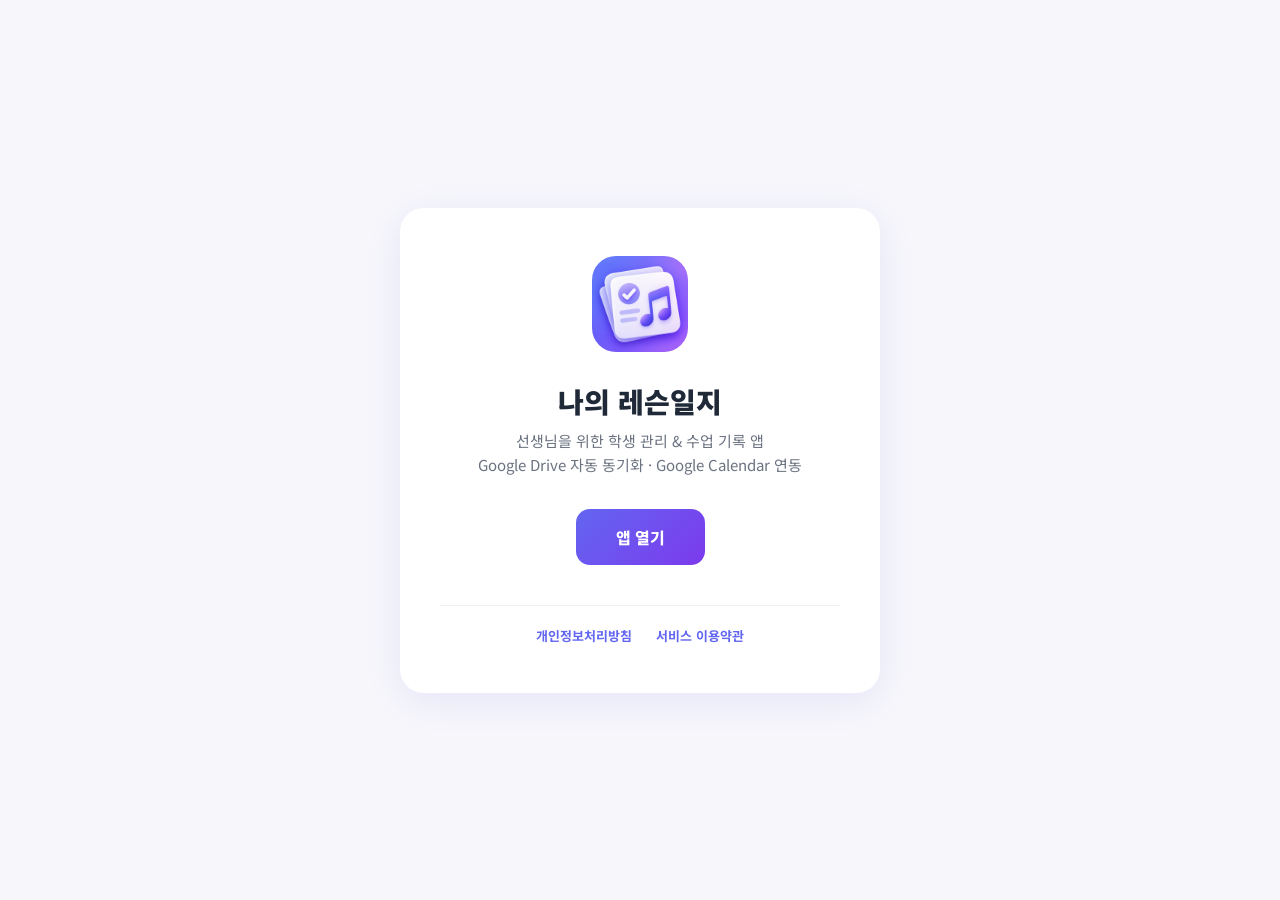
<file: app_index.html>
<!DOCTYPE html>
<html lang="ko">
<head>
  <meta charset="UTF-8"/>
  <meta name="viewport" content="width=device-width, initial-scale=1.0"/>
  <title>나의 레슨일지</title>
  <meta name="application-name" content="나의 레슨일지"/>
  <meta name="description" content="나의 레슨일지 - 선생님을 위한 학생 관리 및 수업 기록 앱"/>
  <style>
    *{box-sizing:border-box;margin:0;padding:0}
    body{font-family:'Noto Sans KR',sans-serif;background:#f7f7fb;min-height:100vh;display:flex;flex-direction:column;align-items:center;justify-content:center;padding:40px 20px}
    .card{background:#fff;border-radius:24px;padding:48px 40px;max-width:480px;width:100%;box-shadow:0 8px 40px rgba(99,102,241,0.12);text-align:center}
    .logo{width:96px;height:96px;border-radius:24px;margin:0 auto 24px}
    h1{font-size:28px;font-weight:900;color:#1f2937;margin-bottom:8px}
    .sub{font-size:15px;color:#6b7280;margin-bottom:32px;line-height:1.6}
    .btn{display:inline-block;background:linear-gradient(135deg,#6366f1,#7c3aed);color:#fff;border-radius:14px;padding:16px 40px;font-size:16px;font-weight:800;text-decoration:none;margin-bottom:32px}
    .links{display:flex;gap:24px;justify-content:center;border-top:1px solid #f0f0f5;padding-top:20px;margin-top:8px}
    .links a{font-size:13px;color:#6366f1;text-decoration:none;font-weight:700}
  </style>
  <link href="https://fonts.googleapis.com/css2?family=Noto+Sans+KR:wght@400;700;900&display=swap" rel="stylesheet"/>
</head>
<body>
  <div class="card">
    <img class="logo" src="https://limfrog.github.io/mylesson/logo.png" alt="나의 레슨일지 로고"/>
    <h1>나의 레슨일지</h1>
    <p class="sub">선생님을 위한 학생 관리 &amp; 수업 기록 앱<br/>Google Drive 자동 동기화 · Google Calendar 연동</p>
    <a class="btn" href="https://limfrog.github.io/mylesson/나의레슨일지.html">앱 열기</a>
    <div class="links">
      <a href="https://limfrog.github.io/mylesson/privacy.html">개인정보처리방침</a>
      <a href="https://limfrog.github.io/mylesson/terms.html">서비스 이용약관</a>
    </div>
  </div>
</body>
</html>
</file>
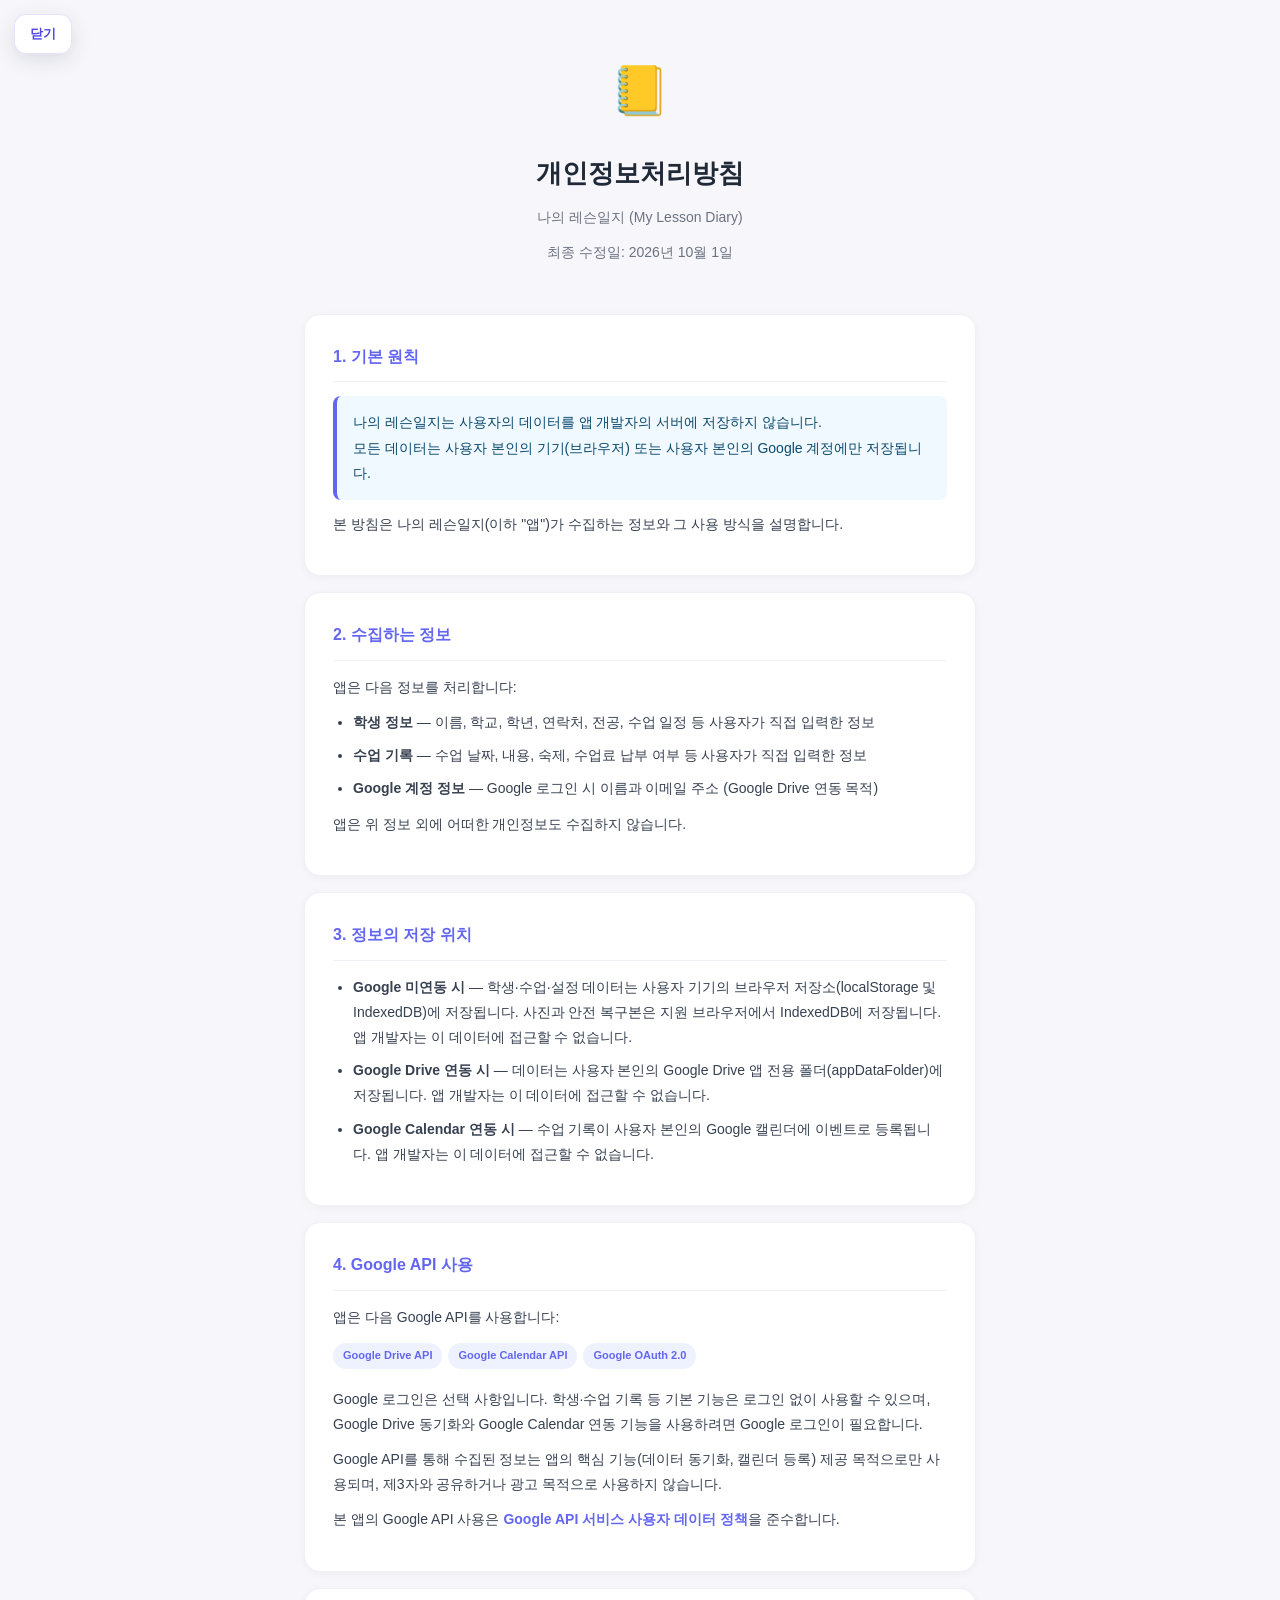
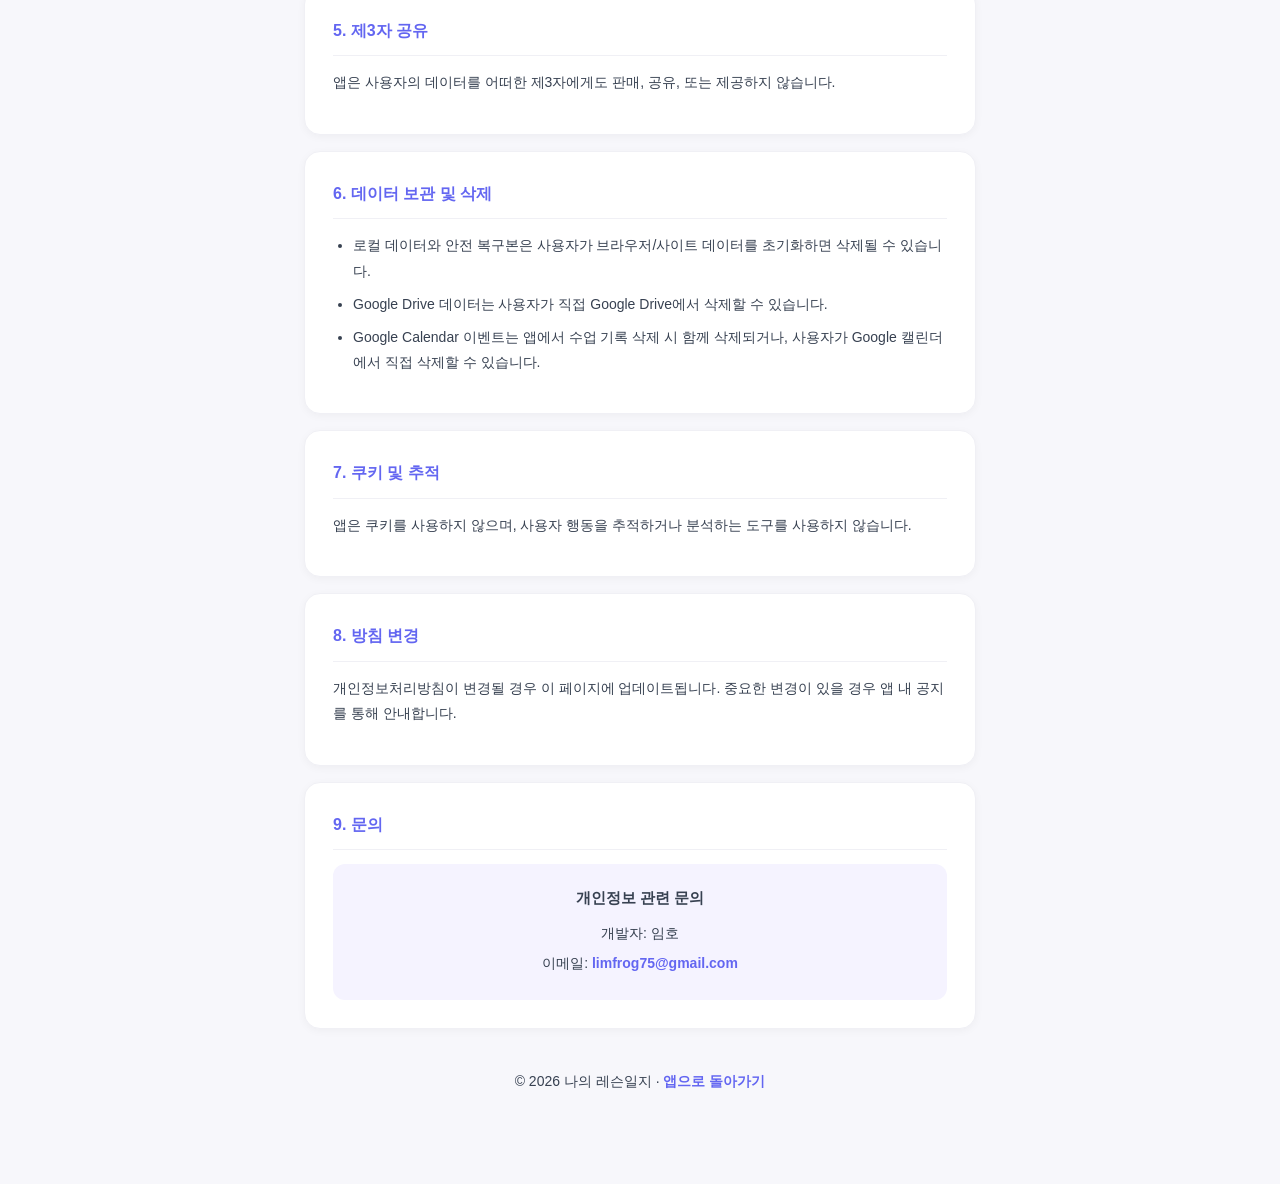
<file: privacy.html>
<!DOCTYPE html><html lang="ko"><head><meta charset="UTF-8"/><meta name="viewport" content="width=device-width, initial-scale=1.0"/><title>개인정보처리방침 — 나의 레슨일지</title><script>(function(){try{var d=localStorage.getItem('app_theme_dark')==='true';document.documentElement.setAttribute('data-theme',d?'dark':'light');document.documentElement.style.background=d?'#0f0f13':'#f7f7fb'}catch(e){}})();</script><style>*{box-sizing:border-box;margin:0;padding:0}body{font-family:-apple-system,'Noto Sans KR',sans-serif;background:#f7f7fb;color:#1f2937;line-height:1.8}.wrap{max-width:720px;margin:0 auto;padding:48px 24px 80px}.header{text-align:center;margin-bottom:48px}.header .icon{font-size:48px;margin-bottom:16px}.header h1{font-size:26px;font-weight:900;color:#1f2937;margin-bottom:8px}.header p{font-size:14px;color:#6b7280}.card{background:#fff;border-radius:16px;border:1.5px solid #f0f0f5;padding:28px;margin-bottom:16px;box-shadow:0 2px 8px rgba(0,0,0,.04)}h2{font-size:16px;font-weight:800;color:#6366f1;margin-bottom:14px;padding-bottom:10px;border-bottom:1.5px solid #f0f0f5}p{font-size:14px;color:#374151;margin-bottom:10px}ul{padding-left:20px;margin-bottom:10px}li{font-size:14px;color:#374151;margin-bottom:8px}.highlight{background:#f0f9ff;border-left:4px solid #6366f1;border-radius:8px;padding:14px 16px;margin-bottom:12px;font-size:14px;color:#0c4a6e;line-height:1.8}.warning{background:#fef3c7;border-left:4px solid #f59e0b;border-radius:8px;padding:14px 16px;margin-bottom:12px;font-size:14px;color:#92400e;line-height:1.8}.danger{background:#fef2f2;border-left:4px solid #ef4444;border-radius:8px;padding:14px 16px;margin-bottom:12px;font-size:14px;color:#b91c1c;line-height:1.8}table{width:100%;border-collapse:collapse;font-size:13px;margin-bottom:10px}th{background:#f5f3ff;color:#6366f1;font-weight:800;padding:10px 12px;text-align:left;border-bottom:1.5px solid #e5e7eb}td{padding:10px 12px;border-bottom:1px solid #f3f4f6;color:#374151;vertical-align:top}tr:last-child td{border-bottom:none}.ok{color:#10b981;font-weight:700}.no{color:#ef4444;font-weight:700}.contact{background:#f5f3ff;border-radius:12px;padding:20px;text-align:center}.contact p{margin-bottom:4px}.contact a,.footer a,a{color:#6366f1;font-weight:700;text-decoration:none}.footer{text-align:center;margin-top:40px;font-size:12px;color:#9ca3af}.badge{display:inline-block;background:#eef2ff;color:#6366f1;font-size:11px;font-weight:700;padding:3px 10px;border-radius:20px;margin-right:6px;margin-bottom:6px}
.close-float{position:fixed;z-index:9999;top:max(14px,calc(env(safe-area-inset-top,0px) + 10px));left:max(14px,calc(env(safe-area-inset-left,0px) + 10px));display:inline-flex;align-items:center;justify-content:center;min-width:58px;height:40px;padding:0 14px;border:1px solid rgba(99,102,241,.18);border-radius:12px;background:rgba(255,255,255,.94);color:#4f46e5!important;font-size:13px;font-weight:800;text-decoration:none!important;box-shadow:0 6px 20px rgba(15,23,42,.12);-webkit-backdrop-filter:blur(12px);backdrop-filter:blur(12px)}
[data-theme=dark] body{background:#0f0f13;color:#e8e8f0}[data-theme=dark] .header h1{color:#f3f4f6}[data-theme=dark] .header p,[data-theme=dark] .footer{color:#9090b0}[data-theme=dark] .card{background:#1a1a24;border-color:#2e2e40;box-shadow:0 2px 10px rgba(0,0,0,.28)}[data-theme=dark] h2{color:#a5b4fc;border-bottom-color:#2e2e40}[data-theme=dark] p,[data-theme=dark] li,[data-theme=dark] td{color:#d1d5db}[data-theme=dark] th{background:#211d3a;color:#a5b4fc;border-bottom-color:#3a3a50}[data-theme=dark] td{border-bottom-color:#2e2e40}[data-theme=dark] .highlight{background:#0c1b2a;color:#bae6fd;border-left-color:#818cf8}[data-theme=dark] .warning{background:#261b08;color:#fde68a}[data-theme=dark] .danger{background:#2a1010;color:#fca5a5}[data-theme=dark] .contact{background:#211d3a}[data-theme=dark] .badge{background:#252447;color:#a5b4fc}[data-theme=dark] a{color:#a5b4fc}[data-theme=dark] .close-float{background:rgba(34,34,47,.94);border-color:#3a3a50;color:#c7d2fe!important;box-shadow:0 8px 24px rgba(0,0,0,.38)}
@media(max-width:560px){.wrap{padding:72px 16px 70px}.card{padding:22px 18px}.header{margin-bottom:34px}.header h1{font-size:24px}}
</style></head><body><button class="close-float" type="button" onclick="window.close();setTimeout(function(){location.href='./';},120)" aria-label="앱으로 돌아가기">닫기</button><div class="wrap">
<div class="header"><div class="icon">📒</div><h1>개인정보처리방침</h1><p>나의 레슨일지 (My Lesson Diary)</p><p style="margin-top:6px;">최종 수정일: 2026년 10월 1일</p></div>
<div class="card"><h2>1. 기본 원칙</h2><div class="highlight">나의 레슨일지는 사용자의 데이터를 앱 개발자의 서버에 저장하지 않습니다.<br>모든 데이터는 사용자 본인의 기기(브라우저) 또는 사용자 본인의 Google 계정에만 저장됩니다.</div><p>본 방침은 나의 레슨일지(이하 "앱")가 수집하는 정보와 그 사용 방식을 설명합니다.</p></div>
<div class="card"><h2>2. 수집하는 정보</h2><p>앱은 다음 정보를 처리합니다:</p><ul><li><strong>학생 정보</strong> — 이름, 학교, 학년, 연락처, 전공, 수업 일정 등 사용자가 직접 입력한 정보</li><li><strong>수업 기록</strong> — 수업 날짜, 내용, 숙제, 수업료 납부 여부 등 사용자가 직접 입력한 정보</li><li><strong>Google 계정 정보</strong> — Google 로그인 시 이름과 이메일 주소 (Google Drive 연동 목적)</li></ul><p>앱은 위 정보 외에 어떠한 개인정보도 수집하지 않습니다.</p></div>
<div class="card"><h2>3. 정보의 저장 위치</h2><ul><li><strong>Google 미연동 시</strong> — 학생·수업·설정 데이터는 사용자 기기의 브라우저 저장소(localStorage 및 IndexedDB)에 저장됩니다. 사진과 안전 복구본은 지원 브라우저에서 IndexedDB에 저장됩니다. 앱 개발자는 이 데이터에 접근할 수 없습니다.</li><li><strong>Google Drive 연동 시</strong> — 데이터는 사용자 본인의 Google Drive 앱 전용 폴더(appDataFolder)에 저장됩니다. 앱 개발자는 이 데이터에 접근할 수 없습니다.</li><li><strong>Google Calendar 연동 시</strong> — 수업 기록이 사용자 본인의 Google 캘린더에 이벤트로 등록됩니다. 앱 개발자는 이 데이터에 접근할 수 없습니다.</li></ul></div>
<div class="card"><h2>4. Google API 사용</h2><p>앱은 다음 Google API를 사용합니다:</p><span class="badge">Google Drive API</span><span class="badge">Google Calendar API</span><span class="badge">Google OAuth 2.0</span><p style="margin-top:12px;">Google 로그인은 선택 사항입니다. 학생·수업 기록 등 기본 기능은 로그인 없이 사용할 수 있으며, Google Drive 동기화와 Google Calendar 연동 기능을 사용하려면 Google 로그인이 필요합니다.</p><p>Google API를 통해 수집된 정보는 앱의 핵심 기능(데이터 동기화, 캘린더 등록) 제공 목적으로만 사용되며, 제3자와 공유하거나 광고 목적으로 사용하지 않습니다.</p><p>본 앱의 Google API 사용은 <a href="https://developers.google.com/terms/api-services-user-data-policy" target="_blank">Google API 서비스 사용자 데이터 정책</a>을 준수합니다.</p></div>
<div class="card"><h2>5. 제3자 공유</h2><p>앱은 사용자의 데이터를 어떠한 제3자에게도 판매, 공유, 또는 제공하지 않습니다.</p></div>
<div class="card"><h2>6. 데이터 보관 및 삭제</h2><ul><li>로컬 데이터와 안전 복구본은 사용자가 브라우저/사이트 데이터를 초기화하면 삭제될 수 있습니다.</li><li>Google Drive 데이터는 사용자가 직접 Google Drive에서 삭제할 수 있습니다.</li><li>Google Calendar 이벤트는 앱에서 수업 기록 삭제 시 함께 삭제되거나, 사용자가 Google 캘린더에서 직접 삭제할 수 있습니다.</li></ul></div>
<div class="card"><h2>7. 쿠키 및 추적</h2><p>앱은 쿠키를 사용하지 않으며, 사용자 행동을 추적하거나 분석하는 도구를 사용하지 않습니다.</p></div>
<div class="card"><h2>8. 방침 변경</h2><p>개인정보처리방침이 변경될 경우 이 페이지에 업데이트됩니다. 중요한 변경이 있을 경우 앱 내 공지를 통해 안내합니다.</p></div>
<div class="card"><h2>9. 문의</h2><div class="contact"><p style="font-weight:800;font-size:15px;margin-bottom:10px;">개인정보 관련 문의</p><p>개발자: 임호</p><p>이메일: <a href="mailto:limfrog75@gmail.com">limfrog75@gmail.com</a></p></div></div>
<div class="footer"><p>© 2026 나의 레슨일지 · <a href="https://limfrog.github.io/mylesson/">앱으로 돌아가기</a></p></div></div></body></html>
</file>
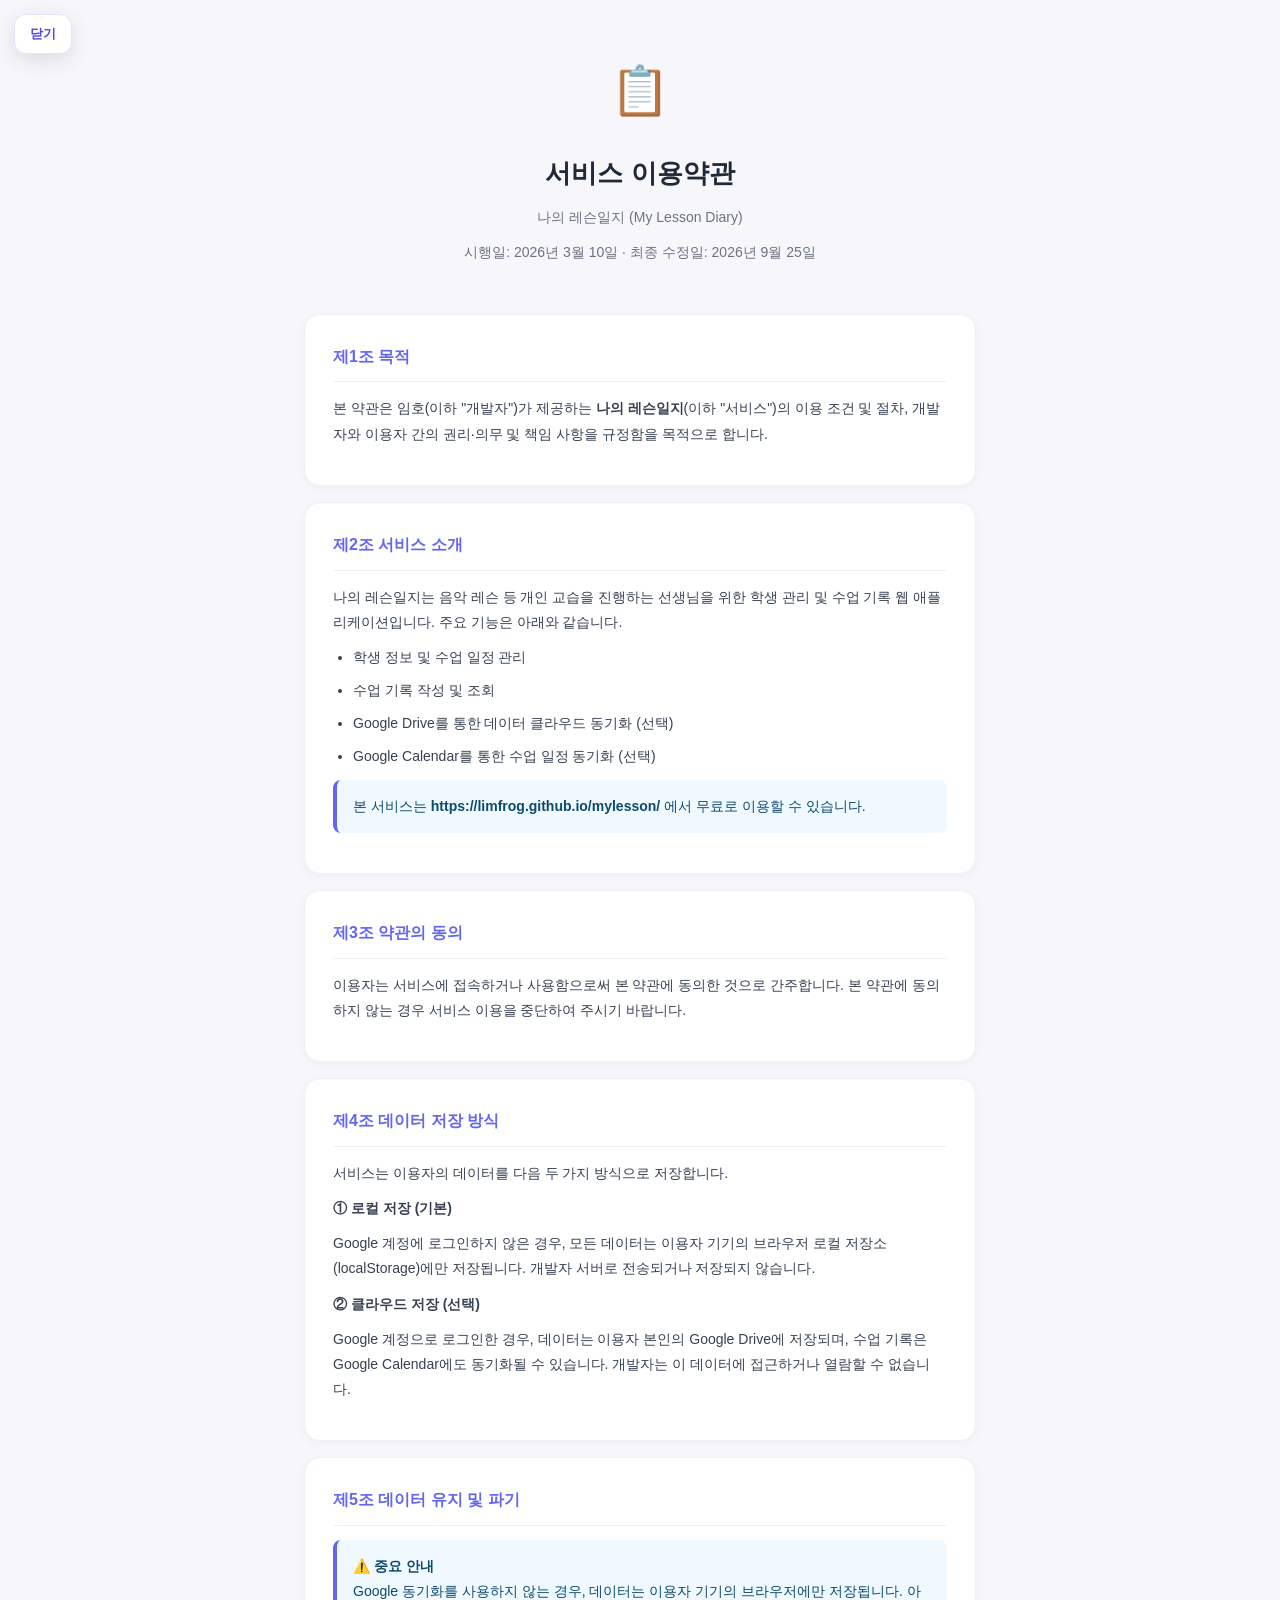
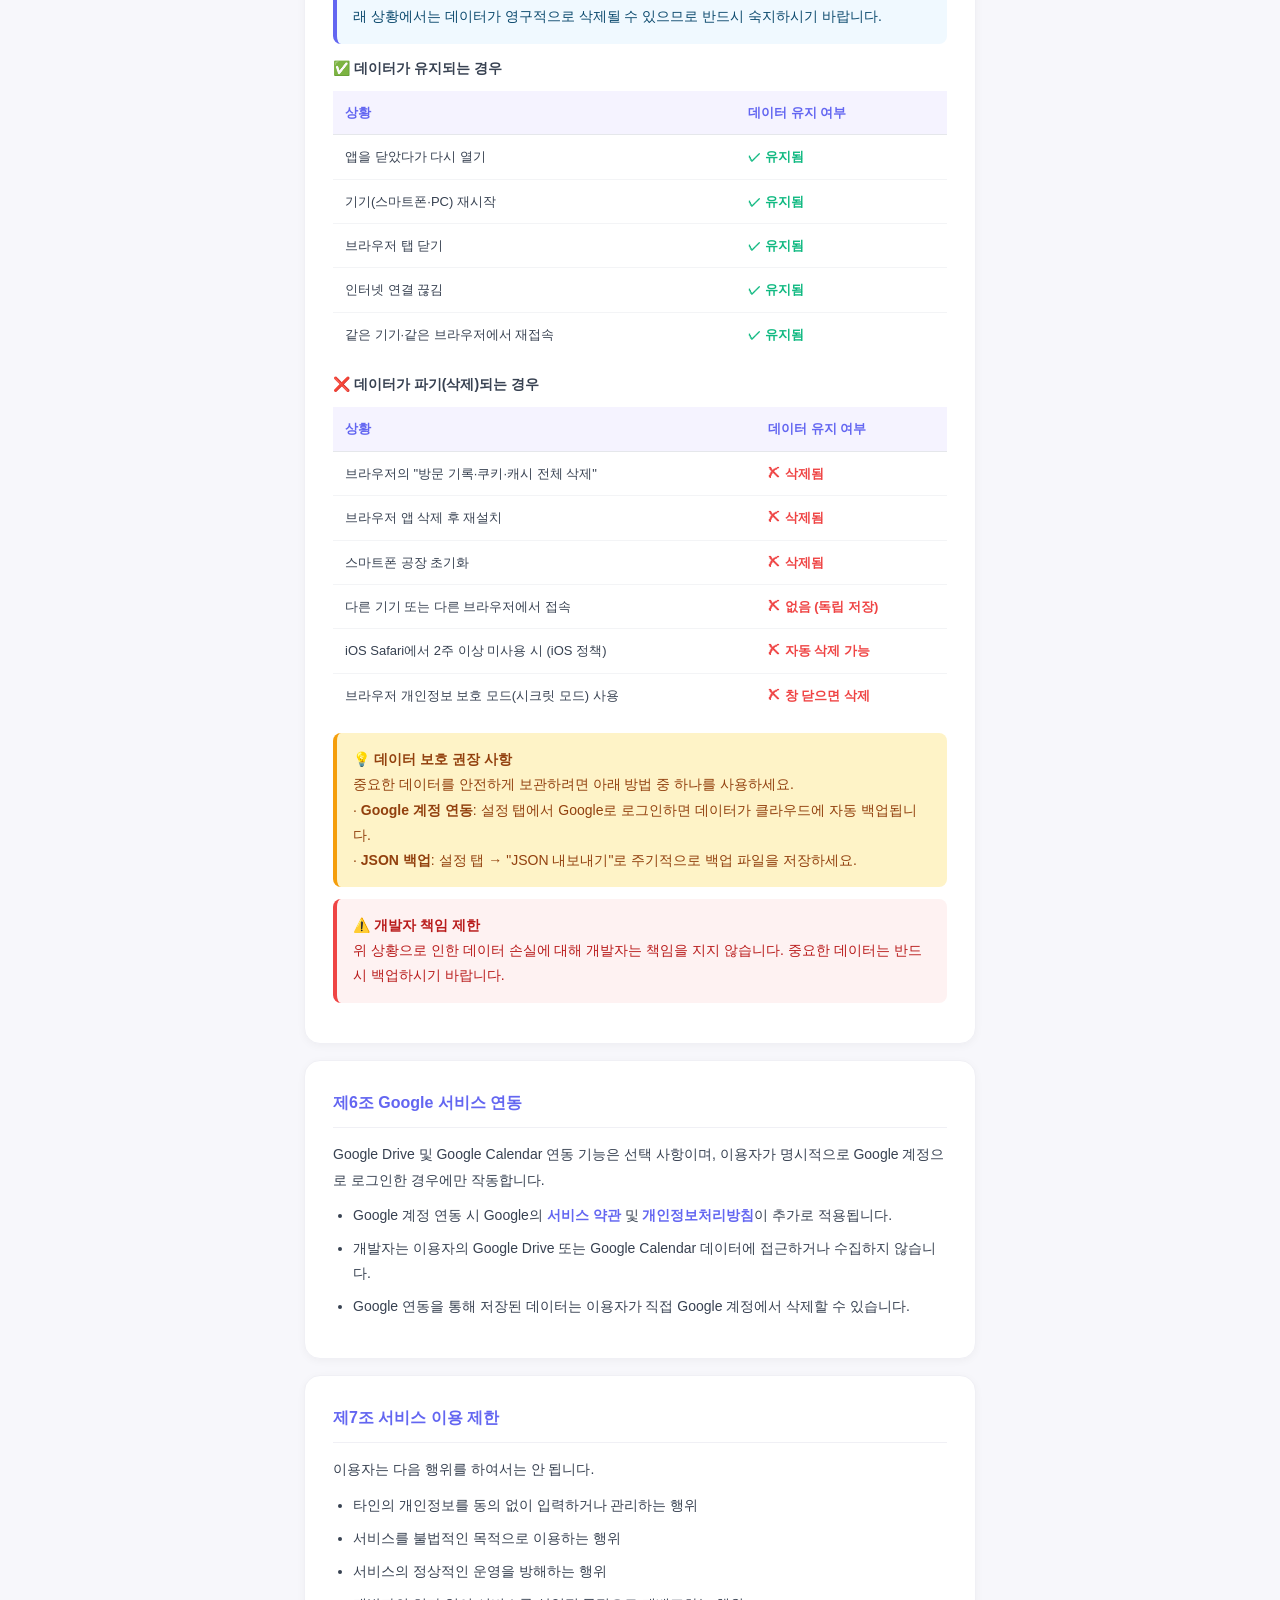
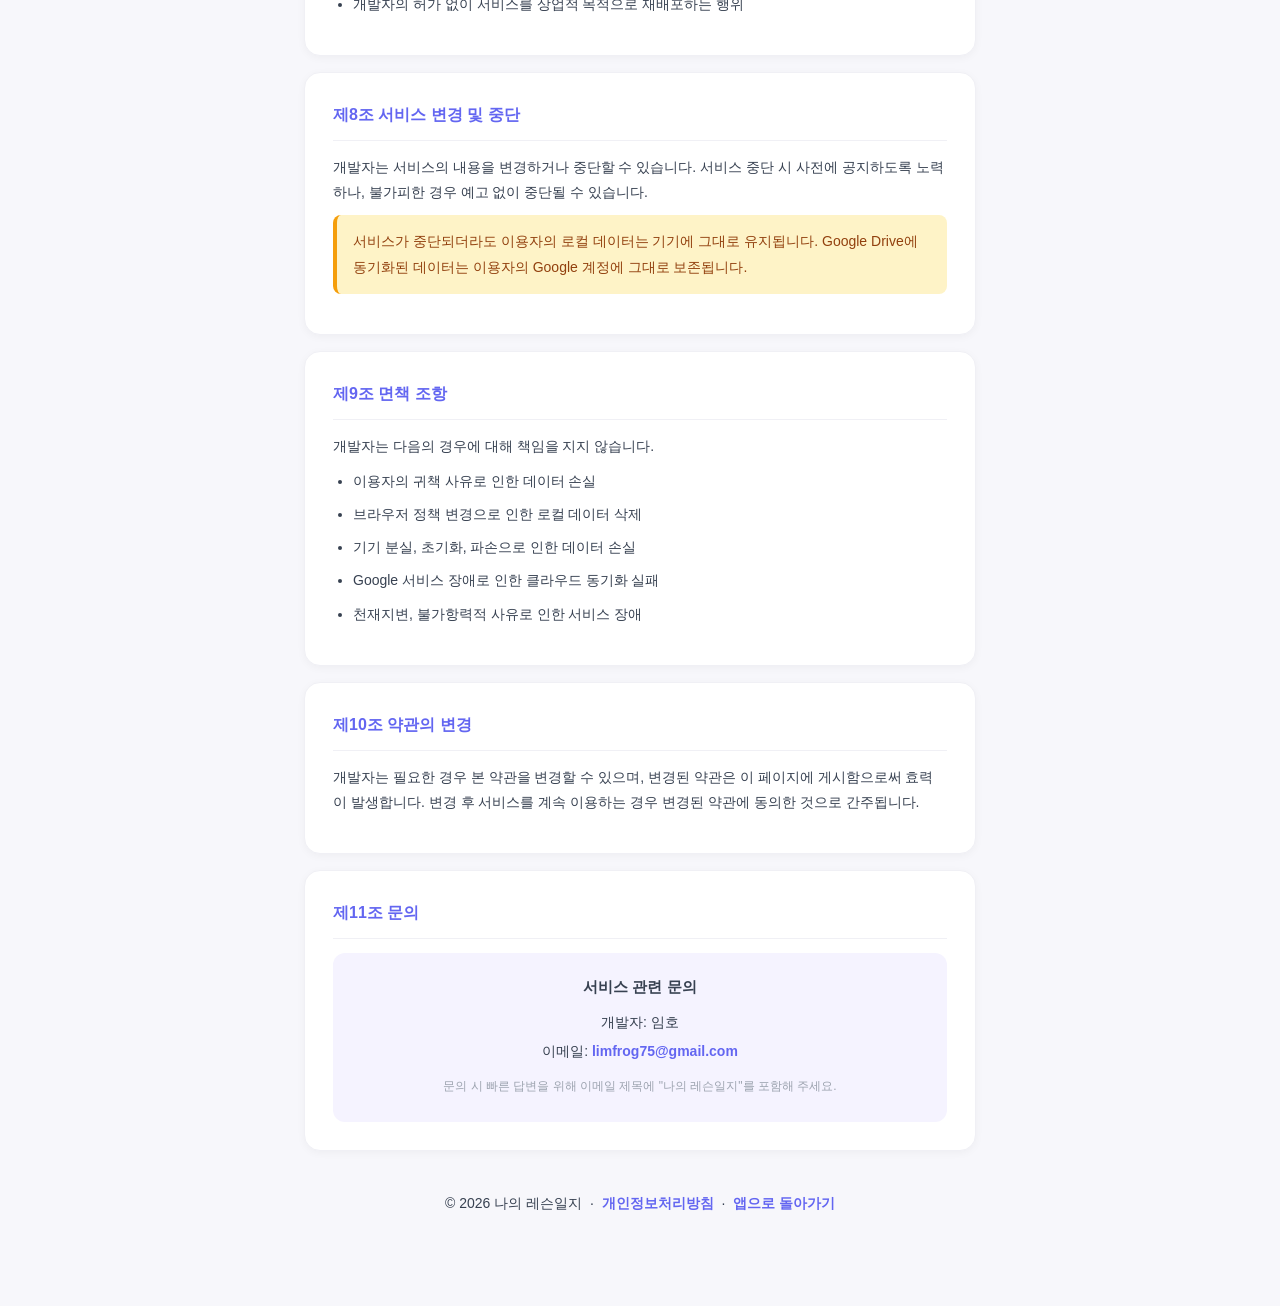
<file: terms.html>
<!DOCTYPE html><html lang="ko"><head><meta charset="UTF-8"/><meta name="viewport" content="width=device-width, initial-scale=1.0"/><title>서비스 이용약관 — 나의 레슨일지</title><script>(function(){try{var d=localStorage.getItem('app_theme_dark')==='true';document.documentElement.setAttribute('data-theme',d?'dark':'light');document.documentElement.style.background=d?'#0f0f13':'#f7f7fb'}catch(e){}})();</script><style>*{box-sizing:border-box;margin:0;padding:0}body{font-family:-apple-system,'Noto Sans KR',sans-serif;background:#f7f7fb;color:#1f2937;line-height:1.8}.wrap{max-width:720px;margin:0 auto;padding:48px 24px 80px}.header{text-align:center;margin-bottom:48px}.header .icon{font-size:48px;margin-bottom:16px}.header h1{font-size:26px;font-weight:900;color:#1f2937;margin-bottom:8px}.header p{font-size:14px;color:#6b7280}.card{background:#fff;border-radius:16px;border:1.5px solid #f0f0f5;padding:28px;margin-bottom:16px;box-shadow:0 2px 8px rgba(0,0,0,.04)}h2{font-size:16px;font-weight:800;color:#6366f1;margin-bottom:14px;padding-bottom:10px;border-bottom:1.5px solid #f0f0f5}p{font-size:14px;color:#374151;margin-bottom:10px}ul{padding-left:20px;margin-bottom:10px}li{font-size:14px;color:#374151;margin-bottom:8px}.highlight{background:#f0f9ff;border-left:4px solid #6366f1;border-radius:8px;padding:14px 16px;margin-bottom:12px;font-size:14px;color:#0c4a6e;line-height:1.8}.warning{background:#fef3c7;border-left:4px solid #f59e0b;border-radius:8px;padding:14px 16px;margin-bottom:12px;font-size:14px;color:#92400e;line-height:1.8}.danger{background:#fef2f2;border-left:4px solid #ef4444;border-radius:8px;padding:14px 16px;margin-bottom:12px;font-size:14px;color:#b91c1c;line-height:1.8}table{width:100%;border-collapse:collapse;font-size:13px;margin-bottom:10px}th{background:#f5f3ff;color:#6366f1;font-weight:800;padding:10px 12px;text-align:left;border-bottom:1.5px solid #e5e7eb}td{padding:10px 12px;border-bottom:1px solid #f3f4f6;color:#374151;vertical-align:top}tr:last-child td{border-bottom:none}.ok{color:#10b981;font-weight:700}.no{color:#ef4444;font-weight:700}.contact{background:#f5f3ff;border-radius:12px;padding:20px;text-align:center}.contact p{margin-bottom:4px}.contact a,.footer a,a{color:#6366f1;font-weight:700;text-decoration:none}.footer{text-align:center;margin-top:40px;font-size:12px;color:#9ca3af}.badge{display:inline-block;background:#eef2ff;color:#6366f1;font-size:11px;font-weight:700;padding:3px 10px;border-radius:20px;margin-right:6px;margin-bottom:6px}
.close-float{position:fixed;z-index:9999;top:max(14px,calc(env(safe-area-inset-top,0px) + 10px));left:max(14px,calc(env(safe-area-inset-left,0px) + 10px));display:inline-flex;align-items:center;justify-content:center;min-width:58px;height:40px;padding:0 14px;border:1px solid rgba(99,102,241,.18);border-radius:12px;background:rgba(255,255,255,.94);color:#4f46e5!important;font-size:13px;font-weight:800;text-decoration:none!important;box-shadow:0 6px 20px rgba(15,23,42,.12);-webkit-backdrop-filter:blur(12px);backdrop-filter:blur(12px)}
[data-theme=dark] body{background:#0f0f13;color:#e8e8f0}[data-theme=dark] .header h1{color:#f3f4f6}[data-theme=dark] .header p,[data-theme=dark] .footer{color:#9090b0}[data-theme=dark] .card{background:#1a1a24;border-color:#2e2e40;box-shadow:0 2px 10px rgba(0,0,0,.28)}[data-theme=dark] h2{color:#a5b4fc;border-bottom-color:#2e2e40}[data-theme=dark] p,[data-theme=dark] li,[data-theme=dark] td{color:#d1d5db}[data-theme=dark] th{background:#211d3a;color:#a5b4fc;border-bottom-color:#3a3a50}[data-theme=dark] td{border-bottom-color:#2e2e40}[data-theme=dark] .highlight{background:#0c1b2a;color:#bae6fd;border-left-color:#818cf8}[data-theme=dark] .warning{background:#261b08;color:#fde68a}[data-theme=dark] .danger{background:#2a1010;color:#fca5a5}[data-theme=dark] .contact{background:#211d3a}[data-theme=dark] .badge{background:#252447;color:#a5b4fc}[data-theme=dark] a{color:#a5b4fc}[data-theme=dark] .close-float{background:rgba(34,34,47,.94);border-color:#3a3a50;color:#c7d2fe!important;box-shadow:0 8px 24px rgba(0,0,0,.38)}
@media(max-width:560px){.wrap{padding:72px 16px 70px}.card{padding:22px 18px}.header{margin-bottom:34px}.header h1{font-size:24px}}
</style></head><body><button class="close-float" type="button" onclick="window.close();setTimeout(function(){location.href='./';},120)" aria-label="앱으로 돌아가기">닫기</button><div class="wrap">
<div class="header"><div class="icon">📋</div><h1>서비스 이용약관</h1><p>나의 레슨일지 (My Lesson Diary)</p><p style="margin-top:6px;">시행일: 2026년 3월 10일 · 최종 수정일: 2026년 9월 25일</p></div>
<div class="card"><h2>제1조 목적</h2><p>본 약관은 임호(이하 "개발자")가 제공하는 <strong>나의 레슨일지</strong>(이하 "서비스")의 이용 조건 및 절차, 개발자와 이용자 간의 권리·의무 및 책임 사항을 규정함을 목적으로 합니다.</p></div>
<div class="card"><h2>제2조 서비스 소개</h2><p>나의 레슨일지는 음악 레슨 등 개인 교습을 진행하는 선생님을 위한 학생 관리 및 수업 기록 웹 애플리케이션입니다. 주요 기능은 아래와 같습니다.</p><ul><li>학생 정보 및 수업 일정 관리</li><li>수업 기록 작성 및 조회</li><li>Google Drive를 통한 데이터 클라우드 동기화 (선택)</li><li>Google Calendar를 통한 수업 일정 동기화 (선택)</li></ul><div class="highlight">본 서비스는 <strong>https://limfrog.github.io/mylesson/</strong> 에서 무료로 이용할 수 있습니다.</div></div>
<div class="card"><h2>제3조 약관의 동의</h2><p>이용자는 서비스에 접속하거나 사용함으로써 본 약관에 동의한 것으로 간주합니다. 본 약관에 동의하지 않는 경우 서비스 이용을 중단하여 주시기 바랍니다.</p></div>
<div class="card"><h2>제4조 데이터 저장 방식</h2><p>서비스는 이용자의 데이터를 다음 두 가지 방식으로 저장합니다.</p><p><strong>① 로컬 저장 (기본)</strong></p><p>Google 계정에 로그인하지 않은 경우, 모든 데이터는 이용자 기기의 브라우저 로컬 저장소(localStorage)에만 저장됩니다. 개발자 서버로 전송되거나 저장되지 않습니다.</p><p><strong>② 클라우드 저장 (선택)</strong></p><p>Google 계정으로 로그인한 경우, 데이터는 이용자 본인의 Google Drive에 저장되며, 수업 기록은 Google Calendar에도 동기화될 수 있습니다. 개발자는 이 데이터에 접근하거나 열람할 수 없습니다.</p></div>
<div class="card"><h2>제5조 데이터 유지 및 파기</h2><div class="highlight"><strong>⚠️ 중요 안내</strong><br>Google 동기화를 사용하지 않는 경우, 데이터는 이용자 기기의 브라우저에만 저장됩니다. 아래 상황에서는 데이터가 영구적으로 삭제될 수 있으므로 반드시 숙지하시기 바랍니다.</div><p><strong>✅ 데이터가 유지되는 경우</strong></p><table><tr><th>상황</th><th>데이터 유지 여부</th></tr><tr><td>앱을 닫았다가 다시 열기</td><td><span class="ok">✓ 유지됨</span></td></tr><tr><td>기기(스마트폰·PC) 재시작</td><td><span class="ok">✓ 유지됨</span></td></tr><tr><td>브라우저 탭 닫기</td><td><span class="ok">✓ 유지됨</span></td></tr><tr><td>인터넷 연결 끊김</td><td><span class="ok">✓ 유지됨</span></td></tr><tr><td>같은 기기·같은 브라우저에서 재접속</td><td><span class="ok">✓ 유지됨</span></td></tr></table><p style="margin-top:16px;"><strong>❌ 데이터가 파기(삭제)되는 경우</strong></p><table><tr><th>상황</th><th>데이터 유지 여부</th></tr><tr><td>브라우저의 "방문 기록·쿠키·캐시 전체 삭제"</td><td><span class="no">✗ 삭제됨</span></td></tr><tr><td>브라우저 앱 삭제 후 재설치</td><td><span class="no">✗ 삭제됨</span></td></tr><tr><td>스마트폰 공장 초기화</td><td><span class="no">✗ 삭제됨</span></td></tr><tr><td>다른 기기 또는 다른 브라우저에서 접속</td><td><span class="no">✗ 없음 (독립 저장)</span></td></tr><tr><td>iOS Safari에서 2주 이상 미사용 시 (iOS 정책)</td><td><span class="no">✗ 자동 삭제 가능</span></td></tr><tr><td>브라우저 개인정보 보호 모드(시크릿 모드) 사용</td><td><span class="no">✗ 창 닫으면 삭제</span></td></tr></table><div class="warning" style="margin-top:16px;"><strong>💡 데이터 보호 권장 사항</strong><br>중요한 데이터를 안전하게 보관하려면 아래 방법 중 하나를 사용하세요.<br>· <strong>Google 계정 연동</strong>: 설정 탭에서 Google로 로그인하면 데이터가 클라우드에 자동 백업됩니다.<br>· <strong>JSON 백업</strong>: 설정 탭 → "JSON 내보내기"로 주기적으로 백업 파일을 저장하세요.</div><div class="danger"><strong>⚠️ 개발자 책임 제한</strong><br>위 상황으로 인한 데이터 손실에 대해 개발자는 책임을 지지 않습니다. 중요한 데이터는 반드시 백업하시기 바랍니다.</div></div>
<div class="card"><h2>제6조 Google 서비스 연동</h2><p>Google Drive 및 Google Calendar 연동 기능은 선택 사항이며, 이용자가 명시적으로 Google 계정으로 로그인한 경우에만 작동합니다.</p><ul><li>Google 계정 연동 시 Google의 <a href="https://policies.google.com/terms" target="_blank">서비스 약관</a> 및 <a href="https://policies.google.com/privacy" target="_blank">개인정보처리방침</a>이 추가로 적용됩니다.</li><li>개발자는 이용자의 Google Drive 또는 Google Calendar 데이터에 접근하거나 수집하지 않습니다.</li><li>Google 연동을 통해 저장된 데이터는 이용자가 직접 Google 계정에서 삭제할 수 있습니다.</li></ul></div>
<div class="card"><h2>제7조 서비스 이용 제한</h2><p>이용자는 다음 행위를 하여서는 안 됩니다.</p><ul><li>타인의 개인정보를 동의 없이 입력하거나 관리하는 행위</li><li>서비스를 불법적인 목적으로 이용하는 행위</li><li>서비스의 정상적인 운영을 방해하는 행위</li><li>개발자의 허가 없이 서비스를 상업적 목적으로 재배포하는 행위</li></ul></div>
<div class="card"><h2>제8조 서비스 변경 및 중단</h2><p>개발자는 서비스의 내용을 변경하거나 중단할 수 있습니다. 서비스 중단 시 사전에 공지하도록 노력하나, 불가피한 경우 예고 없이 중단될 수 있습니다.</p><div class="warning">서비스가 중단되더라도 이용자의 로컬 데이터는 기기에 그대로 유지됩니다. Google Drive에 동기화된 데이터는 이용자의 Google 계정에 그대로 보존됩니다.</div></div>
<div class="card"><h2>제9조 면책 조항</h2><p>개발자는 다음의 경우에 대해 책임을 지지 않습니다.</p><ul><li>이용자의 귀책 사유로 인한 데이터 손실</li><li>브라우저 정책 변경으로 인한 로컬 데이터 삭제</li><li>기기 분실, 초기화, 파손으로 인한 데이터 손실</li><li>Google 서비스 장애로 인한 클라우드 동기화 실패</li><li>천재지변, 불가항력적 사유로 인한 서비스 장애</li></ul></div>
<div class="card"><h2>제10조 약관의 변경</h2><p>개발자는 필요한 경우 본 약관을 변경할 수 있으며, 변경된 약관은 이 페이지에 게시함으로써 효력이 발생합니다. 변경 후 서비스를 계속 이용하는 경우 변경된 약관에 동의한 것으로 간주됩니다.</p></div>
<div class="card"><h2>제11조 문의</h2><div class="contact"><p style="font-weight:800;font-size:15px;margin-bottom:10px;">서비스 관련 문의</p><p>개발자: 임호</p><p>이메일: <a href="mailto:limfrog75@gmail.com">limfrog75@gmail.com</a></p><p style="margin-top:12px;font-size:12px;color:#9ca3af;">문의 시 빠른 답변을 위해 이메일 제목에 "나의 레슨일지"를 포함해 주세요.</p></div></div>
<div class="footer"><p>© 2026 나의 레슨일지 &nbsp;·&nbsp; <a href="https://limfrog.github.io/mylesson/privacy.html">개인정보처리방침</a> &nbsp;·&nbsp; <a href="https://limfrog.github.io/mylesson/">앱으로 돌아가기</a></p></div></div></body></html>
</file>
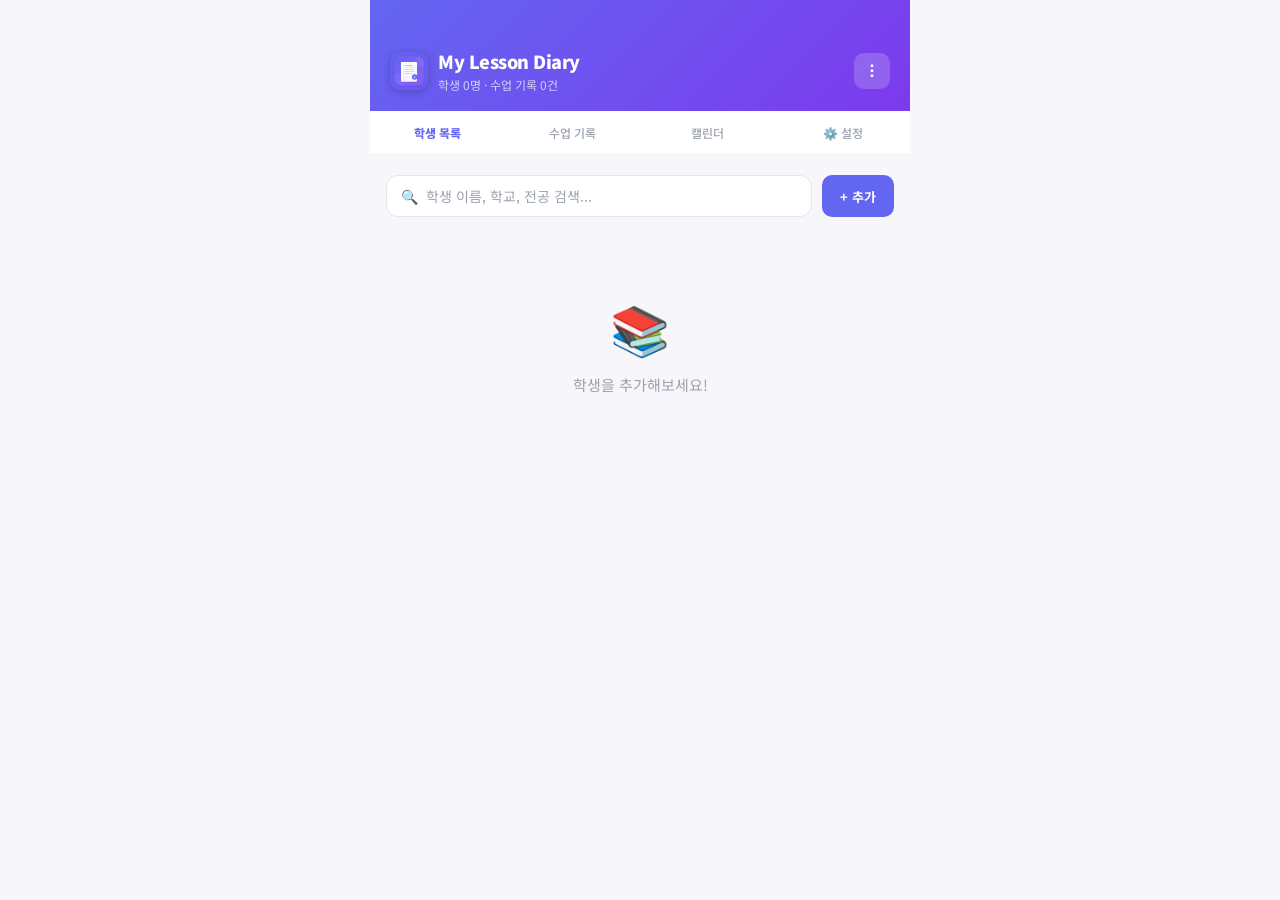
<file: 나의레슨일지 (6).html>
<!DOCTYPE html>
<html lang="ko">
<head>
  <meta charset="UTF-8"/>
  <meta name="viewport" content="width=device-width, initial-scale=1.0, maximum-scale=1.0, user-scalable=no, viewport-fit=cover"/>
  <meta name="apple-mobile-web-app-capable" content="yes"/>
  <meta name="apple-mobile-web-app-status-bar-style" content="black-translucent"/>
  <meta name="mobile-web-app-capable" content="yes"/>
  <meta name="theme-color" content="#6366f1"/>
  <script>
    (function(){
      var dark=localStorage.getItem('app_theme_dark')==='true';
      document.documentElement.setAttribute('data-theme',dark?'dark':'light');
      document.documentElement.style.background=dark?'#0f0f13':'#f7f7fb';
    })();
    var _isKo=navigator.language.startsWith('ko');
    document.title=_isKo?'나의 레슨일지':'My Lesson Diary';
    var _m=document.createElement('meta');_m.name='apple-mobile-web-app-title';_m.content=document.title;document.head.appendChild(_m);
  </script>
  <style>
    *,*::before,*::after{box-sizing:border-box;margin:0;padding:0}
    html,body{height:100%;font-family:'Noto Sans KR',-apple-system,sans-serif;-webkit-font-smoothing:antialiased}
    #root{min-height:100%}
    *{-webkit-text-size-adjust:100%}
    button{-webkit-appearance:none;cursor:pointer}
    input,textarea,select{-webkit-appearance:none}
    @media(max-width:767px){input,textarea,select{font-size:16px!important}}
    body{overscroll-behavior:none}

    :root {
      --bg:#f7f7fb; --surface:#ffffff; --surface2:#f9fafb; --surface3:#f3f4f6;
      --border:#f0f0f5; --border2:#e5e7eb;
      --text:#1f2937; --text-sub:#6b7280; --text-muted:#9ca3af;
      --accent:#6366f1; --accent-bg:#eef2ff;
      --input-bg:#fafafa; --input-border:#e5e7eb;
      --header-bg:linear-gradient(135deg,#6366f1 0%,#7c3aed 100%);
      --tab-bg:#ffffff; --tab-border:#f0f0f5;
      --card-bg:#ffffff; --card-border:#f0f0f5;
      --modal-bg:#ffffff; --overlay:rgba(15,15,35,0.6);
      --green:#10b981; --green-bg:#f0fdf4; --green-text:#065f46;
      --red:#ef4444; --red-bg:#fef2f2; --red-text:#b91c1c;
      --amber:#f59e0b; --amber-bg:#fffbeb; --amber-text:#92400e;
      --blue:#3b82f6; --blue-bg:#eff6ff; --blue-text:#1e40af;
      --purple-bg:#f5f3ff; --purple-text:#7c3aed;
      --drum-bg:#ffffff; --drum-hl:#eef2ff;
      --menu-bg:#ffffff; --menu-text:#1f2937;
      --scroll-thumb:rgba(0,0,0,0.15);
      --tab-active-color:#6366f1;
    }
    [data-theme="dark"] {
      --bg:#0f0f13; --surface:#1a1a24; --surface2:#22222f; --surface3:#2a2a3a;
      --border:#2e2e40; --border2:#3a3a50;
      --text:#e8e8f0; --text-sub:#9090b0; --text-muted:#555570;
      --accent:#818cf8; --accent-bg:#1e1e3a;
      --input-bg:#22222f; --input-border:#3a3a50;
      --header-bg:linear-gradient(135deg,#312e81 0%,#4c1d95 100%);
      --tab-bg:#1a1a24; --tab-border:#2e2e40;
      --card-bg:#1a1a24; --card-border:#2e2e40;
      --modal-bg:#1a1a24; --overlay:rgba(0,0,0,0.82);
      --green:#34d399; --green-bg:#042e1a; --green-text:#6ee7b7;
      --red:#f87171; --red-bg:#1f0a0a; --red-text:#fca5a5;
      --amber:#fbbf24; --amber-bg:#1c1202; --amber-text:#fde68a;
      --blue:#60a5fa; --blue-bg:#0c1829; --blue-text:#93c5fd;
      --purple-bg:#1e1232; --purple-text:#c4b5fd;
      --drum-bg:#1a1a24; --drum-hl:#1e1e3a;
      --menu-bg:#22222f; --menu-text:#e8e8f0;
      --scroll-thumb:rgba(255,255,255,0.1);
      --tab-active-color:#818cf8;
    }

    body,html{background:var(--bg)!important;color:var(--text)}
    .app-wrap{background:var(--bg);min-height:100vh}
    .app-header{background:var(--header-bg)!important;transition:none!important}
    .app-header *{transition:none!important}
    .app-tabbar{background:var(--tab-bg);border-bottom:1.5px solid var(--tab-border)}
    .app-tab{color:var(--text-muted);border-bottom:2.5px solid transparent}
    .app-tab.active{color:var(--tab-active-color);border-bottom-color:var(--tab-active-color)}
    .app-card{background:var(--card-bg);border:1.5px solid var(--card-border);box-shadow:0 2px 8px rgba(0,0,0,0.04);border-radius:16px}
    [data-theme="dark"] .app-card{box-shadow:0 2px 8px rgba(0,0,0,0.3)}
    .app-modal-inner{background:var(--modal-bg)!important;color:var(--text)!important;border:1px solid var(--border)}
    .app-menu{background:var(--menu-bg)!important;border:1px solid var(--border)!important}
    .app-menu-item{color:var(--menu-text)!important;border-bottom-color:var(--border)!important}
    .app-menu-item:hover{background:var(--surface2)!important}
    .app-input{background:var(--input-bg);border:1.5px solid var(--input-border);color:var(--text);border-radius:10px;width:100%;padding:10px 13px;font-size:14px;font-family:'Noto Sans KR',sans-serif;outline:none;box-sizing:border-box}
    .app-input::placeholder{color:var(--text-muted)}.app-input:focus{border-color:var(--accent);background:var(--surface)}
    .search-input{flex:1;padding:10px 14px;border-radius:12px;border:1.5px solid var(--input-border);font-size:14px;font-family:'Noto Sans KR',sans-serif;background:var(--surface);color:var(--text);outline:none}
    .search-input::placeholder{color:var(--text-muted)}.search-input:focus{border-color:var(--accent)}
    .syncbar-ok{background:var(--green-bg);border-bottom:1px solid rgba(16,185,129,0.3)}
    .syncbar-error{background:var(--red-bg);border-bottom:1px solid rgba(239,68,68,0.3)}
    .syncbar-syncing{background:var(--accent-bg);border-bottom:1px solid rgba(99,102,241,0.3)}
    .syncbar-idle{background:var(--surface2);border-bottom:1px solid var(--border)}
    .drum-container{background:var(--drum-bg);border:1.5px solid var(--accent-bg);border-radius:14px;overflow:hidden}
    [data-theme="dark"] .drum-container{border-color:var(--border2)}
    .drum-col{border-right:1px solid var(--border)}.drum-col:last-child{border-right:none}
    .drum-highlight{background:var(--drum-hl)!important}
    .cal-nav-btn{background:var(--surface3)!important;color:var(--text)!important}
    .badge-green{background:var(--green-bg);color:var(--green)}.badge-red{background:var(--red-bg);color:var(--red)}
    .badge-amber{background:var(--amber-bg);color:var(--amber)}.badge-blue{background:var(--blue-bg);color:var(--blue)}
    .badge-accent{background:var(--accent-bg);color:var(--accent)}
    .t-text-muted{color:var(--text-muted)!important}
    ::-webkit-scrollbar{width:4px}::-webkit-scrollbar-track{background:transparent}::-webkit-scrollbar-thumb{background:var(--scroll-thumb);border-radius:4px}
    @keyframes sbaspin{from{transform:rotate(0deg)}to{transform:rotate(360deg)}}
    *,*::before,*::after{transition:background-color 0.2s,border-color 0.2s,color 0.15s}
    .app-header,.app-header *{transition:none!important}
  </style>
  <link href="https://fonts.googleapis.com/css2?family=Noto+Sans+KR:wght@400;700;900&display=swap" rel="stylesheet"/>
</head>
<body>
  <div id="root"></div>
  <script>(()=>{var fm=Object.create;var $u=Object.defineProperty,rm=Object.defineProperties,sm=Object.getOwnPropertyDescriptor,dm=Object.getOwnPropertyDescriptors,gm=Object.getOwnPropertyNames,di=Object.getOwnPropertySymbols,mm=Object.getPrototypeOf,Pu=Object.prototype.hasOwnProperty,$f=Object.prototype.propertyIsEnumerable;var Ff=(t,e,a)=>e in t?$u(t,e,{enumerable:!0,configurable:!0,writable:!0,value:a}):t[e]=a,K=(t,e)=>{for(var a in e||(e={}))Pu.call(e,a)&&Ff(t,a,e[a]);if(di)for(var a of di(e))$f.call(e,a)&&Ff(t,a,e[a]);return t},J=(t,e)=>rm(t,dm(e));var gi=(t,e)=>{var a={};for(var l in t)Pu.call(t,l)&&e.indexOf(l)<0&&(a[l]=t[l]);if(t!=null&&di)for(var l of di(t))e.indexOf(l)<0&&$f.call(t,l)&&(a[l]=t[l]);return a};var Ne=(t,e)=>()=>(e||t((e={exports:{}}).exports,e),e.exports);var vm=(t,e,a,l)=>{if(e&&typeof e=="object"||typeof e=="function")for(let n of gm(e))!Pu.call(t,n)&&n!==a&&$u(t,n,{get:()=>e[n],enumerable:!(l=sm(e,n))||l.enumerable});return t};var Wl=(t,e,a)=>(a=t!=null?fm(mm(t)):{},vm(e||!t||!t.__esModule?$u(a,"default",{value:t,enumerable:!0}):a,t));var fr=Ne(Y=>{"use strict";var ao=Symbol.for("react.transitional.element"),ym=Symbol.for("react.portal"),pm=Symbol.for("react.fragment"),bm=Symbol.for("react.strict_mode"),hm=Symbol.for("react.profiler"),Sm=Symbol.for("react.consumer"),xm=Symbol.for("react.context"),zm=Symbol.for("react.forward_ref"),Tm=Symbol.for("react.suspense"),Em=Symbol.for("react.memo"),lr=Symbol.for("react.lazy"),Am=Symbol.for("react.activity"),Pf=Symbol.iterator;function Nm(t){return t===null||typeof t!="object"?null:(t=Pf&&t[Pf]||t["@@iterator"],typeof t=="function"?t:null)}var nr={isMounted:function(){return!1},enqueueForceUpdate:function(){},enqueueReplaceState:function(){},enqueueSetState:function(){}},ir=Object.assign,ur={};function ll(t,e,a){this.props=t,this.context=e,this.refs=ur,this.updater=a||nr}ll.prototype.isReactComponent={};ll.prototype.setState=function(t,e){if(typeof t!="object"&&typeof t!="function"&&t!=null)throw Error("takes an object of state variables to update or a function which returns an object of state variables.");this.updater.enqueueSetState(this,t,e,"setState")};ll.prototype.forceUpdate=function(t){this.updater.enqueueForceUpdate(this,t,"forceUpdate")};function or(){}or.prototype=ll.prototype;function lo(t,e,a){this.props=t,this.context=e,this.refs=ur,this.updater=a||nr}var no=lo.prototype=new or;no.constructor=lo;ir(no,ll.prototype);no.isPureReactComponent=!0;var tr=Array.isArray;function eo(){}var ot={H:null,A:null,T:null,S:null},cr=Object.prototype.hasOwnProperty;function io(t,e,a){var l=a.ref;return{$$typeof:ao,type:t,key:e,ref:l!==void 0?l:null,props:a}}function Dm(t,e){return io(t.type,e,t.props)}function uo(t){return typeof t=="object"&&t!==null&&t.$$typeof===ao}function Cm(t){var e={"=":"=0",":":"=2"};return"$"+t.replace(/[=:]/g,function(a){return e[a]})}var er=/\/+/g;function to(t,e){return typeof t=="object"&&t!==null&&t.key!=null?Cm(""+t.key):e.toString(36)}function Rm(t){switch(t.status){case"fulfilled":return t.value;case"rejected":throw t.reason;default:switch(typeof t.status=="string"?t.then(eo,eo):(t.status="pending",t.then(function(e){t.status==="pending"&&(t.status="fulfilled",t.value=e)},function(e){t.status==="pending"&&(t.status="rejected",t.reason=e)})),t.status){case"fulfilled":return t.value;case"rejected":throw t.reason}}throw t}function al(t,e,a,l,n){var i=typeof t;(i==="undefined"||i==="boolean")&&(t=null);var u=!1;if(t===null)u=!0;else switch(i){case"bigint":case"string":case"number":u=!0;break;case"object":switch(t.$$typeof){case ao:case ym:u=!0;break;case lr:return u=t._init,al(u(t._payload),e,a,l,n)}}if(u)return n=n(t),u=l===""?"."+to(t,0):l,tr(n)?(a="",u!=null&&(a=u.replace(er,"$&/")+"/"),al(n,e,a,"",function(r){return r})):n!=null&&(uo(n)&&(n=Dm(n,a+(n.key==null||t&&t.key===n.key?"":(""+n.key).replace(er,"$&/")+"/")+u)),e.push(n)),1;u=0;var c=l===""?".":l+":";if(tr(t))for(var f=0;f<t.length;f++)l=t[f],i=c+to(l,f),u+=al(l,e,a,i,n);else if(f=Nm(t),typeof f=="function")for(t=f.call(t),f=0;!(l=t.next()).done;)l=l.value,i=c+to(l,f++),u+=al(l,e,a,i,n);else if(i==="object"){if(typeof t.then=="function")return al(Rm(t),e,a,l,n);throw e=String(t),Error("Objects are not valid as a React child (found: "+(e==="[object Object]"?"object with keys {"+Object.keys(t).join(", ")+"}":e)+"). If you meant to render a collection of children, use an array instead.")}return u}function mi(t,e,a){if(t==null)return t;var l=[],n=0;return al(t,l,"","",function(i){return e.call(a,i,n++)}),l}function Mm(t){if(t._status===-1){var e=t._result;e=e(),e.then(function(a){(t._status===0||t._status===-1)&&(t._status=1,t._result=a)},function(a){(t._status===0||t._status===-1)&&(t._status=2,t._result=a)}),t._status===-1&&(t._status=0,t._result=e)}if(t._status===1)return t._result.default;throw t._result}var ar=typeof reportError=="function"?reportError:function(t){if(typeof window=="object"&&typeof window.ErrorEvent=="function"){var e=new window.ErrorEvent("error",{bubbles:!0,cancelable:!0,message:typeof t=="object"&&t!==null&&typeof t.message=="string"?String(t.message):String(t),error:t});if(!window.dispatchEvent(e))return}else if(typeof process=="object"&&typeof process.emit=="function"){process.emit("uncaughtException",t);return}console.error(t)},Bm={map:mi,forEach:function(t,e,a){mi(t,function(){e.apply(this,arguments)},a)},count:function(t){var e=0;return mi(t,function(){e++}),e},toArray:function(t){return mi(t,function(e){return e})||[]},only:function(t){if(!uo(t))throw Error("React.Children.only expected to receive a single React element child.");return t}};Y.Activity=Am;Y.Children=Bm;Y.Component=ll;Y.Fragment=pm;Y.Profiler=hm;Y.PureComponent=lo;Y.StrictMode=bm;Y.Suspense=Tm;Y.__CLIENT_INTERNALS_DO_NOT_USE_OR_WARN_USERS_THEY_CANNOT_UPGRADE=ot;Y.__COMPILER_RUNTIME={__proto__:null,c:function(t){return ot.H.useMemoCache(t)}};Y.cache=function(t){return function(){return t.apply(null,arguments)}};Y.cacheSignal=function(){return null};Y.cloneElement=function(t,e,a){if(t==null)throw Error("The argument must be a React element, but you passed "+t+".");var l=ir({},t.props),n=t.key;if(e!=null)for(i in e.key!==void 0&&(n=""+e.key),e)!cr.call(e,i)||i==="key"||i==="__self"||i==="__source"||i==="ref"&&e.ref===void 0||(l[i]=e[i]);var i=arguments.length-2;if(i===1)l.children=a;else if(1<i){for(var u=Array(i),c=0;c<i;c++)u[c]=arguments[c+2];l.children=u}return io(t.type,n,l)};Y.createContext=function(t){return t={$$typeof:xm,_currentValue:t,_currentValue2:t,_threadCount:0,Provider:null,Consumer:null},t.Provider=t,t.Consumer={$$typeof:Sm,_context:t},t};Y.createElement=function(t,e,a){var l,n={},i=null;if(e!=null)for(l in e.key!==void 0&&(i=""+e.key),e)cr.call(e,l)&&l!=="key"&&l!=="__self"&&l!=="__source"&&(n[l]=e[l]);var u=arguments.length-2;if(u===1)n.children=a;else if(1<u){for(var c=Array(u),f=0;f<u;f++)c[f]=arguments[f+2];n.children=c}if(t&&t.defaultProps)for(l in u=t.defaultProps,u)n[l]===void 0&&(n[l]=u[l]);return io(t,i,n)};Y.createRef=function(){return{current:null}};Y.forwardRef=function(t){return{$$typeof:zm,render:t}};Y.isValidElement=uo;Y.lazy=function(t){return{$$typeof:lr,_payload:{_status:-1,_result:t},_init:Mm}};Y.memo=function(t,e){return{$$typeof:Em,type:t,compare:e===void 0?null:e}};Y.startTransition=function(t){var e=ot.T,a={};ot.T=a;try{var l=t(),n=ot.S;n!==null&&n(a,l),typeof l=="object"&&l!==null&&typeof l.then=="function"&&l.then(eo,ar)}catch(i){ar(i)}finally{e!==null&&a.types!==null&&(e.types=a.types),ot.T=e}};Y.unstable_useCacheRefresh=function(){return ot.H.useCacheRefresh()};Y.use=function(t){return ot.H.use(t)};Y.useActionState=function(t,e,a){return ot.H.useActionState(t,e,a)};Y.useCallback=function(t,e){return ot.H.useCallback(t,e)};Y.useContext=function(t){return ot.H.useContext(t)};Y.useDebugValue=function(){};Y.useDeferredValue=function(t,e){return ot.H.useDeferredValue(t,e)};Y.useEffect=function(t,e){return ot.H.useEffect(t,e)};Y.useEffectEvent=function(t){return ot.H.useEffectEvent(t)};Y.useId=function(){return ot.H.useId()};Y.useImperativeHandle=function(t,e,a){return ot.H.useImperativeHandle(t,e,a)};Y.useInsertionEffect=function(t,e){return ot.H.useInsertionEffect(t,e)};Y.useLayoutEffect=function(t,e){return ot.H.useLayoutEffect(t,e)};Y.useMemo=function(t,e){return ot.H.useMemo(t,e)};Y.useOptimistic=function(t,e){return ot.H.useOptimistic(t,e)};Y.useReducer=function(t,e,a){return ot.H.useReducer(t,e,a)};Y.useRef=function(t){return ot.H.useRef(t)};Y.useState=function(t){return ot.H.useState(t)};Y.useSyncExternalStore=function(t,e,a){return ot.H.useSyncExternalStore(t,e,a)};Y.useTransition=function(){return ot.H.useTransition()};Y.version="19.2.4"});var Fl=Ne((Ky,rr)=>{"use strict";rr.exports=fr()});var Sr=Ne(st=>{"use strict";function ro(t,e){var a=t.length;t.push(e);t:for(;0<a;){var l=a-1>>>1,n=t[l];if(0<vi(n,e))t[l]=e,t[a]=n,a=l;else break t}}function De(t){return t.length===0?null:t[0]}function pi(t){if(t.length===0)return null;var e=t[0],a=t.pop();if(a!==e){t[0]=a;t:for(var l=0,n=t.length,i=n>>>1;l<i;){var u=2*(l+1)-1,c=t[u],f=u+1,r=t[f];if(0>vi(c,a))f<n&&0>vi(r,c)?(t[l]=r,t[f]=a,l=f):(t[l]=c,t[u]=a,l=u);else if(f<n&&0>vi(r,a))t[l]=r,t[f]=a,l=f;else break t}}return e}function vi(t,e){var a=t.sortIndex-e.sortIndex;return a!==0?a:t.id-e.id}st.unstable_now=void 0;typeof performance=="object"&&typeof performance.now=="function"?(sr=performance,st.unstable_now=function(){return sr.now()}):(oo=Date,dr=oo.now(),st.unstable_now=function(){return oo.now()-dr});var sr,oo,dr,Ue=[],aa=[],_m=1,re=null,Kt=3,so=!1,$l=!1,Pl=!1,go=!1,vr=typeof setTimeout=="function"?setTimeout:null,yr=typeof clearTimeout=="function"?clearTimeout:null,gr=typeof setImmediate!="undefined"?setImmediate:null;function yi(t){for(var e=De(aa);e!==null;){if(e.callback===null)pi(aa);else if(e.startTime<=t)pi(aa),e.sortIndex=e.expirationTime,ro(Ue,e);else break;e=De(aa)}}function mo(t){if(Pl=!1,yi(t),!$l)if(De(Ue)!==null)$l=!0,il||(il=!0,nl());else{var e=De(aa);e!==null&&vo(mo,e.startTime-t)}}var il=!1,tn=-1,pr=5,br=-1;function hr(){return go?!0:!(st.unstable_now()-br<pr)}function co(){if(go=!1,il){var t=st.unstable_now();br=t;var e=!0;try{t:{$l=!1,Pl&&(Pl=!1,yr(tn),tn=-1),so=!0;var a=Kt;try{e:{for(yi(t),re=De(Ue);re!==null&&!(re.expirationTime>t&&hr());){var l=re.callback;if(typeof l=="function"){re.callback=null,Kt=re.priorityLevel;var n=l(re.expirationTime<=t);if(t=st.unstable_now(),typeof n=="function"){re.callback=n,yi(t),e=!0;break e}re===De(Ue)&&pi(Ue),yi(t)}else pi(Ue);re=De(Ue)}if(re!==null)e=!0;else{var i=De(aa);i!==null&&vo(mo,i.startTime-t),e=!1}}break t}finally{re=null,Kt=a,so=!1}e=void 0}}finally{e?nl():il=!1}}}var nl;typeof gr=="function"?nl=function(){gr(co)}:typeof MessageChannel!="undefined"?(fo=new MessageChannel,mr=fo.port2,fo.port1.onmessage=co,nl=function(){mr.postMessage(null)}):nl=function(){vr(co,0)};var fo,mr;function vo(t,e){tn=vr(function(){t(st.unstable_now())},e)}st.unstable_IdlePriority=5;st.unstable_ImmediatePriority=1;st.unstable_LowPriority=4;st.unstable_NormalPriority=3;st.unstable_Profiling=null;st.unstable_UserBlockingPriority=2;st.unstable_cancelCallback=function(t){t.callback=null};st.unstable_forceFrameRate=function(t){0>t||125<t?console.error("forceFrameRate takes a positive int between 0 and 125, forcing frame rates higher than 125 fps is not supported"):pr=0<t?Math.floor(1e3/t):5};st.unstable_getCurrentPriorityLevel=function(){return Kt};st.unstable_next=function(t){switch(Kt){case 1:case 2:case 3:var e=3;break;default:e=Kt}var a=Kt;Kt=e;try{return t()}finally{Kt=a}};st.unstable_requestPaint=function(){go=!0};st.unstable_runWithPriority=function(t,e){switch(t){case 1:case 2:case 3:case 4:case 5:break;default:t=3}var a=Kt;Kt=t;try{return e()}finally{Kt=a}};st.unstable_scheduleCallback=function(t,e,a){var l=st.unstable_now();switch(typeof a=="object"&&a!==null?(a=a.delay,a=typeof a=="number"&&0<a?l+a:l):a=l,t){case 1:var n=-1;break;case 2:n=250;break;case 5:n=1073741823;break;case 4:n=1e4;break;default:n=5e3}return n=a+n,t={id:_m++,callback:e,priorityLevel:t,startTime:a,expirationTime:n,sortIndex:-1},a>l?(t.sortIndex=a,ro(aa,t),De(Ue)===null&&t===De(aa)&&(Pl?(yr(tn),tn=-1):Pl=!0,vo(mo,a-l))):(t.sortIndex=n,ro(Ue,t),$l||so||($l=!0,il||(il=!0,nl()))),t};st.unstable_shouldYield=hr;st.unstable_wrapCallback=function(t){var e=Kt;return function(){var a=Kt;Kt=e;try{return t.apply(this,arguments)}finally{Kt=a}}}});var zr=Ne((qy,xr)=>{"use strict";xr.exports=Sr()});var Er=Ne(qt=>{"use strict";var Om=Fl();function Tr(t){var e="https://react.dev/errors/"+t;if(1<arguments.length){e+="?args[]="+encodeURIComponent(arguments[1]);for(var a=2;a<arguments.length;a++)e+="&args[]="+encodeURIComponent(arguments[a])}return"Minified React error #"+t+"; visit "+e+" for the full message or use the non-minified dev environment for full errors and additional helpful warnings."}function la(){}var Zt={d:{f:la,r:function(){throw Error(Tr(522))},D:la,C:la,L:la,m:la,X:la,S:la,M:la},p:0,findDOMNode:null},Um=Symbol.for("react.portal");function wm(t,e,a){var l=3<arguments.length&&arguments[3]!==void 0?arguments[3]:null;return{$$typeof:Um,key:l==null?null:""+l,children:t,containerInfo:e,implementation:a}}var en=Om.__CLIENT_INTERNALS_DO_NOT_USE_OR_WARN_USERS_THEY_CANNOT_UPGRADE;function bi(t,e){if(t==="font")return"";if(typeof e=="string")return e==="use-credentials"?e:""}qt.__DOM_INTERNALS_DO_NOT_USE_OR_WARN_USERS_THEY_CANNOT_UPGRADE=Zt;qt.createPortal=function(t,e){var a=2<arguments.length&&arguments[2]!==void 0?arguments[2]:null;if(!e||e.nodeType!==1&&e.nodeType!==9&&e.nodeType!==11)throw Error(Tr(299));return wm(t,e,null,a)};qt.flushSync=function(t){var e=en.T,a=Zt.p;try{if(en.T=null,Zt.p=2,t)return t()}finally{en.T=e,Zt.p=a,Zt.d.f()}};qt.preconnect=function(t,e){typeof t=="string"&&(e?(e=e.crossOrigin,e=typeof e=="string"?e==="use-credentials"?e:"":void 0):e=null,Zt.d.C(t,e))};qt.prefetchDNS=function(t){typeof t=="string"&&Zt.d.D(t)};qt.preinit=function(t,e){if(typeof t=="string"&&e&&typeof e.as=="string"){var a=e.as,l=bi(a,e.crossOrigin),n=typeof e.integrity=="string"?e.integrity:void 0,i=typeof e.fetchPriority=="string"?e.fetchPriority:void 0;a==="style"?Zt.d.S(t,typeof e.precedence=="string"?e.precedence:void 0,{crossOrigin:l,integrity:n,fetchPriority:i}):a==="script"&&Zt.d.X(t,{crossOrigin:l,integrity:n,fetchPriority:i,nonce:typeof e.nonce=="string"?e.nonce:void 0})}};qt.preinitModule=function(t,e){if(typeof t=="string")if(typeof e=="object"&&e!==null){if(e.as==null||e.as==="script"){var a=bi(e.as,e.crossOrigin);Zt.d.M(t,{crossOrigin:a,integrity:typeof e.integrity=="string"?e.integrity:void 0,nonce:typeof e.nonce=="string"?e.nonce:void 0})}}else e==null&&Zt.d.M(t)};qt.preload=function(t,e){if(typeof t=="string"&&typeof e=="object"&&e!==null&&typeof e.as=="string"){var a=e.as,l=bi(a,e.crossOrigin);Zt.d.L(t,a,{crossOrigin:l,integrity:typeof e.integrity=="string"?e.integrity:void 0,nonce:typeof e.nonce=="string"?e.nonce:void 0,type:typeof e.type=="string"?e.type:void 0,fetchPriority:typeof e.fetchPriority=="string"?e.fetchPriority:void 0,referrerPolicy:typeof e.referrerPolicy=="string"?e.referrerPolicy:void 0,imageSrcSet:typeof e.imageSrcSet=="string"?e.imageSrcSet:void 0,imageSizes:typeof e.imageSizes=="string"?e.imageSizes:void 0,media:typeof e.media=="string"?e.media:void 0})}};qt.preloadModule=function(t,e){if(typeof t=="string")if(e){var a=bi(e.as,e.crossOrigin);Zt.d.m(t,{as:typeof e.as=="string"&&e.as!=="script"?e.as:void 0,crossOrigin:a,integrity:typeof e.integrity=="string"?e.integrity:void 0})}else Zt.d.m(t)};qt.requestFormReset=function(t){Zt.d.r(t)};qt.unstable_batchedUpdates=function(t,e){return t(e)};qt.useFormState=function(t,e,a){return en.H.useFormState(t,e,a)};qt.useFormStatus=function(){return en.H.useHostTransitionStatus()};qt.version="19.2.4"});var Dr=Ne((Ly,Nr)=>{"use strict";function Ar(){if(!(typeof __REACT_DEVTOOLS_GLOBAL_HOOK__=="undefined"||typeof __REACT_DEVTOOLS_GLOBAL_HOOK__.checkDCE!="function"))try{__REACT_DEVTOOLS_GLOBAL_HOOK__.checkDCE(Ar)}catch(t){console.error(t)}}Ar(),Nr.exports=Er()});var kg=Ne(qu=>{"use strict";var Ct=zr(),Ps=Fl(),Hm=Dr();function z(t){var e="https://react.dev/errors/"+t;if(1<arguments.length){e+="?args[]="+encodeURIComponent(arguments[1]);for(var a=2;a<arguments.length;a++)e+="&args[]="+encodeURIComponent(arguments[a])}return"Minified React error #"+t+"; visit "+e+" for the full message or use the non-minified dev environment for full errors and additional helpful warnings."}function td(t){return!(!t||t.nodeType!==1&&t.nodeType!==9&&t.nodeType!==11)}function Zn(t){var e=t,a=t;if(t.alternate)for(;e.return;)e=e.return;else{t=e;do e=t,(e.flags&4098)!==0&&(a=e.return),t=e.return;while(t)}return e.tag===3?a:null}function ed(t){if(t.tag===13){var e=t.memoizedState;if(e===null&&(t=t.alternate,t!==null&&(e=t.memoizedState)),e!==null)return e.dehydrated}return null}function ad(t){if(t.tag===31){var e=t.memoizedState;if(e===null&&(t=t.alternate,t!==null&&(e=t.memoizedState)),e!==null)return e.dehydrated}return null}function Cr(t){if(Zn(t)!==t)throw Error(z(188))}function jm(t){var e=t.alternate;if(!e){if(e=Zn(t),e===null)throw Error(z(188));return e!==t?null:t}for(var a=t,l=e;;){var n=a.return;if(n===null)break;var i=n.alternate;if(i===null){if(l=n.return,l!==null){a=l;continue}break}if(n.child===i.child){for(i=n.child;i;){if(i===a)return Cr(n),t;if(i===l)return Cr(n),e;i=i.sibling}throw Error(z(188))}if(a.return!==l.return)a=n,l=i;else{for(var u=!1,c=n.child;c;){if(c===a){u=!0,a=n,l=i;break}if(c===l){u=!0,l=n,a=i;break}c=c.sibling}if(!u){for(c=i.child;c;){if(c===a){u=!0,a=i,l=n;break}if(c===l){u=!0,l=i,a=n;break}c=c.sibling}if(!u)throw Error(z(189))}}if(a.alternate!==l)throw Error(z(190))}if(a.tag!==3)throw Error(z(188));return a.stateNode.current===a?t:e}function ld(t){var e=t.tag;if(e===5||e===26||e===27||e===6)return t;for(t=t.child;t!==null;){if(e=ld(t),e!==null)return e;t=t.sibling}return null}var rt=Object.assign,Ym=Symbol.for("react.element"),hi=Symbol.for("react.transitional.element"),rn=Symbol.for("react.portal"),sl=Symbol.for("react.fragment"),nd=Symbol.for("react.strict_mode"),Jo=Symbol.for("react.profiler"),id=Symbol.for("react.consumer"),Ze=Symbol.for("react.context"),Ic=Symbol.for("react.forward_ref"),Wo=Symbol.for("react.suspense"),Fo=Symbol.for("react.suspense_list"),Lc=Symbol.for("react.memo"),na=Symbol.for("react.lazy"),$o=Symbol.for("react.activity"),km=Symbol.for("react.memo_cache_sentinel"),Rr=Symbol.iterator;function an(t){return t===null||typeof t!="object"?null:(t=Rr&&t[Rr]||t["@@iterator"],typeof t=="function"?t:null)}var Gm=Symbol.for("react.client.reference");function Po(t){if(t==null)return null;if(typeof t=="function")return t.$$typeof===Gm?null:t.displayName||t.name||null;if(typeof t=="string")return t;switch(t){case sl:return"Fragment";case Jo:return"Profiler";case nd:return"StrictMode";case Wo:return"Suspense";case Fo:return"SuspenseList";case $o:return"Activity"}if(typeof t=="object")switch(t.$$typeof){case rn:return"Portal";case Ze:return t.displayName||"Context";case id:return(t._context.displayName||"Context")+".Consumer";case Ic:var e=t.render;return t=t.displayName,t||(t=e.displayName||e.name||"",t=t!==""?"ForwardRef("+t+")":"ForwardRef"),t;case Lc:return e=t.displayName||null,e!==null?e:Po(t.type)||"Memo";case na:e=t._payload,t=t._init;try{return Po(t(e))}catch(a){}}return null}var sn=Array.isArray,j=Ps.__CLIENT_INTERNALS_DO_NOT_USE_OR_WARN_USERS_THEY_CANNOT_UPGRADE,F=Hm.__DOM_INTERNALS_DO_NOT_USE_OR_WARN_USERS_THEY_CANNOT_UPGRADE,Ya={pending:!1,data:null,method:null,action:null},tc=[],dl=-1;function _e(t){return{current:t}}function _t(t){0>dl||(t.current=tc[dl],tc[dl]=null,dl--)}function it(t,e){dl++,tc[dl]=t.current,t.current=e}var Be=_e(null),Cn=_e(null),va=_e(null),$i=_e(null);function Pi(t,e){switch(it(va,e),it(Cn,t),it(Be,null),e.nodeType){case 9:case 11:t=(t=e.documentElement)&&(t=t.namespaceURI)?Hs(t):0;break;default:if(t=e.tagName,e=e.namespaceURI)e=Hs(e),t=Ag(e,t);else switch(t){case"svg":t=1;break;case"math":t=2;break;default:t=0}}_t(Be),it(Be,t)}function Ml(){_t(Be),_t(Cn),_t(va)}function ec(t){t.memoizedState!==null&&it($i,t);var e=Be.current,a=Ag(e,t.type);e!==a&&(it(Cn,t),it(Be,a))}function tu(t){Cn.current===t&&(_t(Be),_t(Cn)),$i.current===t&&(_t($i),kn._currentValue=Ya)}var yo,Mr;function Ua(t){if(yo===void 0)try{throw Error()}catch(a){var e=a.stack.trim().match(/\n( *(at )?)/);yo=e&&e[1]||"",Mr=-1<a.stack.indexOf(`
    at`)?" (<anonymous>)":-1<a.stack.indexOf("@")?"@unknown:0:0":""}return`
`+yo+t+Mr}var po=!1;function bo(t,e){if(!t||po)return"";po=!0;var a=Error.prepareStackTrace;Error.prepareStackTrace=void 0;try{var l={DetermineComponentFrameRoot:function(){try{if(e){var y=function(){throw Error()};if(Object.defineProperty(y.prototype,"props",{set:function(){throw Error()}}),typeof Reflect=="object"&&Reflect.construct){try{Reflect.construct(y,[])}catch(s){var v=s}Reflect.construct(t,[],y)}else{try{y.call()}catch(s){v=s}t.call(y.prototype)}}else{try{throw Error()}catch(s){v=s}(y=t())&&typeof y.catch=="function"&&y.catch(function(){})}}catch(s){if(s&&v&&typeof s.stack=="string")return[s.stack,v.stack]}return[null,null]}};l.DetermineComponentFrameRoot.displayName="DetermineComponentFrameRoot";var n=Object.getOwnPropertyDescriptor(l.DetermineComponentFrameRoot,"name");n&&n.configurable&&Object.defineProperty(l.DetermineComponentFrameRoot,"name",{value:"DetermineComponentFrameRoot"});var i=l.DetermineComponentFrameRoot(),u=i[0],c=i[1];if(u&&c){var f=u.split(`
`),r=c.split(`
`);for(n=l=0;l<f.length&&!f[l].includes("DetermineComponentFrameRoot");)l++;for(;n<r.length&&!r[n].includes("DetermineComponentFrameRoot");)n++;if(l===f.length||n===r.length)for(l=f.length-1,n=r.length-1;1<=l&&0<=n&&f[l]!==r[n];)n--;for(;1<=l&&0<=n;l--,n--)if(f[l]!==r[n]){if(l!==1||n!==1)do if(l--,n--,0>n||f[l]!==r[n]){var g=`
`+f[l].replace(" at new "," at ");return t.displayName&&g.includes("<anonymous>")&&(g=g.replace("<anonymous>",t.displayName)),g}while(1<=l&&0<=n);break}}}finally{po=!1,Error.prepareStackTrace=a}return(a=t?t.displayName||t.name:"")?Ua(a):""}function Km(t,e){switch(t.tag){case 26:case 27:case 5:return Ua(t.type);case 16:return Ua("Lazy");case 13:return t.child!==e&&e!==null?Ua("Suspense Fallback"):Ua("Suspense");case 19:return Ua("SuspenseList");case 0:case 15:return bo(t.type,!1);case 11:return bo(t.type.render,!1);case 1:return bo(t.type,!0);case 31:return Ua("Activity");default:return""}}function Br(t){try{var e="",a=null;do e+=Km(t,a),a=t,t=t.return;while(t);return e}catch(l){return`
Error generating stack: `+l.message+`
`+l.stack}}var ac=Object.prototype.hasOwnProperty,Qc=Ct.unstable_scheduleCallback,ho=Ct.unstable_cancelCallback,Zm=Ct.unstable_shouldYield,qm=Ct.unstable_requestPaint,le=Ct.unstable_now,Im=Ct.unstable_getCurrentPriorityLevel,ud=Ct.unstable_ImmediatePriority,od=Ct.unstable_UserBlockingPriority,eu=Ct.unstable_NormalPriority,Lm=Ct.unstable_LowPriority,cd=Ct.unstable_IdlePriority,Qm=Ct.log,Xm=Ct.unstable_setDisableYieldValue,qn=null,ne=null;function ra(t){if(typeof Qm=="function"&&Xm(t),ne&&typeof ne.setStrictMode=="function")try{ne.setStrictMode(qn,t)}catch(e){}}var ie=Math.clz32?Math.clz32:Wm,Vm=Math.log,Jm=Math.LN2;function Wm(t){return t>>>=0,t===0?32:31-(Vm(t)/Jm|0)|0}var Si=256,xi=262144,zi=4194304;function wa(t){var e=t&42;if(e!==0)return e;switch(t&-t){case 1:return 1;case 2:return 2;case 4:return 4;case 8:return 8;case 16:return 16;case 32:return 32;case 64:return 64;case 128:return 128;case 256:case 512:case 1024:case 2048:case 4096:case 8192:case 16384:case 32768:case 65536:case 131072:return t&261888;case 262144:case 524288:case 1048576:case 2097152:return t&3932160;case 4194304:case 8388608:case 16777216:case 33554432:return t&62914560;case 67108864:return 67108864;case 134217728:return 134217728;case 268435456:return 268435456;case 536870912:return 536870912;case 1073741824:return 0;default:return t}}function Du(t,e,a){var l=t.pendingLanes;if(l===0)return 0;var n=0,i=t.suspendedLanes,u=t.pingedLanes;t=t.warmLanes;var c=l&134217727;return c!==0?(l=c&~i,l!==0?n=wa(l):(u&=c,u!==0?n=wa(u):a||(a=c&~t,a!==0&&(n=wa(a))))):(c=l&~i,c!==0?n=wa(c):u!==0?n=wa(u):a||(a=l&~t,a!==0&&(n=wa(a)))),n===0?0:e!==0&&e!==n&&(e&i)===0&&(i=n&-n,a=e&-e,i>=a||i===32&&(a&4194048)!==0)?e:n}function In(t,e){return(t.pendingLanes&~(t.suspendedLanes&~t.pingedLanes)&e)===0}function Fm(t,e){switch(t){case 1:case 2:case 4:case 8:case 64:return e+250;case 16:case 32:case 128:case 256:case 512:case 1024:case 2048:case 4096:case 8192:case 16384:case 32768:case 65536:case 131072:case 262144:case 524288:case 1048576:case 2097152:return e+5e3;case 4194304:case 8388608:case 16777216:case 33554432:return-1;case 67108864:case 134217728:case 268435456:case 536870912:case 1073741824:return-1;default:return-1}}function fd(){var t=zi;return zi<<=1,(zi&62914560)===0&&(zi=4194304),t}function So(t){for(var e=[],a=0;31>a;a++)e.push(t);return e}function Ln(t,e){t.pendingLanes|=e,e!==268435456&&(t.suspendedLanes=0,t.pingedLanes=0,t.warmLanes=0)}function $m(t,e,a,l,n,i){var u=t.pendingLanes;t.pendingLanes=a,t.suspendedLanes=0,t.pingedLanes=0,t.warmLanes=0,t.expiredLanes&=a,t.entangledLanes&=a,t.errorRecoveryDisabledLanes&=a,t.shellSuspendCounter=0;var c=t.entanglements,f=t.expirationTimes,r=t.hiddenUpdates;for(a=u&~a;0<a;){var g=31-ie(a),y=1<<g;c[g]=0,f[g]=-1;var v=r[g];if(v!==null)for(r[g]=null,g=0;g<v.length;g++){var s=v[g];s!==null&&(s.lane&=-536870913)}a&=~y}l!==0&&rd(t,l,0),i!==0&&n===0&&t.tag!==0&&(t.suspendedLanes|=i&~(u&~e))}function rd(t,e,a){t.pendingLanes|=e,t.suspendedLanes&=~e;var l=31-ie(e);t.entangledLanes|=e,t.entanglements[l]=t.entanglements[l]|1073741824|a&261930}function sd(t,e){var a=t.entangledLanes|=e;for(t=t.entanglements;a;){var l=31-ie(a),n=1<<l;n&e|t[l]&e&&(t[l]|=e),a&=~n}}function dd(t,e){var a=e&-e;return a=(a&42)!==0?1:Xc(a),(a&(t.suspendedLanes|e))!==0?0:a}function Xc(t){switch(t){case 2:t=1;break;case 8:t=4;break;case 32:t=16;break;case 256:case 512:case 1024:case 2048:case 4096:case 8192:case 16384:case 32768:case 65536:case 131072:case 262144:case 524288:case 1048576:case 2097152:case 4194304:case 8388608:case 16777216:case 33554432:t=128;break;case 268435456:t=134217728;break;default:t=0}return t}function Vc(t){return t&=-t,2<t?8<t?(t&134217727)!==0?32:268435456:8:2}function gd(){var t=F.p;return t!==0?t:(t=window.event,t===void 0?32:Hg(t.type))}function _r(t,e){var a=F.p;try{return F.p=t,e()}finally{F.p=a}}var Ca=Math.random().toString(36).slice(2),wt="__reactFiber$"+Ca,Wt="__reactProps$"+Ca,Kl="__reactContainer$"+Ca,lc="__reactEvents$"+Ca,Pm="__reactListeners$"+Ca,tv="__reactHandles$"+Ca,Or="__reactResources$"+Ca,Qn="__reactMarker$"+Ca;function Jc(t){delete t[wt],delete t[Wt],delete t[lc],delete t[Pm],delete t[tv]}function gl(t){var e=t[wt];if(e)return e;for(var a=t.parentNode;a;){if(e=a[Kl]||a[wt]){if(a=e.alternate,e.child!==null||a!==null&&a.child!==null)for(t=Ks(t);t!==null;){if(a=t[wt])return a;t=Ks(t)}return e}t=a,a=t.parentNode}return null}function Zl(t){if(t=t[wt]||t[Kl]){var e=t.tag;if(e===5||e===6||e===13||e===31||e===26||e===27||e===3)return t}return null}function dn(t){var e=t.tag;if(e===5||e===26||e===27||e===6)return t.stateNode;throw Error(z(33))}function Tl(t){var e=t[Or];return e||(e=t[Or]={hoistableStyles:new Map,hoistableScripts:new Map}),e}function Bt(t){t[Qn]=!0}var md=new Set,vd={};function Va(t,e){Bl(t,e),Bl(t+"Capture",e)}function Bl(t,e){for(vd[t]=e,t=0;t<e.length;t++)md.add(e[t])}var ev=RegExp("^[:A-Z_a-z\\u00C0-\\u00D6\\u00D8-\\u00F6\\u00F8-\\u02FF\\u0370-\\u037D\\u037F-\\u1FFF\\u200C-\\u200D\\u2070-\\u218F\\u2C00-\\u2FEF\\u3001-\\uD7FF\\uF900-\\uFDCF\\uFDF0-\\uFFFD][:A-Z_a-z\\u00C0-\\u00D6\\u00D8-\\u00F6\\u00F8-\\u02FF\\u0370-\\u037D\\u037F-\\u1FFF\\u200C-\\u200D\\u2070-\\u218F\\u2C00-\\u2FEF\\u3001-\\uD7FF\\uF900-\\uFDCF\\uFDF0-\\uFFFD\\-.0-9\\u00B7\\u0300-\\u036F\\u203F-\\u2040]*$"),Ur={},wr={};function av(t){return ac.call(wr,t)?!0:ac.call(Ur,t)?!1:ev.test(t)?wr[t]=!0:(Ur[t]=!0,!1)}function ji(t,e,a){if(av(e))if(a===null)t.removeAttribute(e);else{switch(typeof a){case"undefined":case"function":case"symbol":t.removeAttribute(e);return;case"boolean":var l=e.toLowerCase().slice(0,5);if(l!=="data-"&&l!=="aria-"){t.removeAttribute(e);return}}t.setAttribute(e,""+a)}}function Ti(t,e,a){if(a===null)t.removeAttribute(e);else{switch(typeof a){case"undefined":case"function":case"symbol":case"boolean":t.removeAttribute(e);return}t.setAttribute(e,""+a)}}function we(t,e,a,l){if(l===null)t.removeAttribute(a);else{switch(typeof l){case"undefined":case"function":case"symbol":case"boolean":t.removeAttribute(a);return}t.setAttributeNS(e,a,""+l)}}function de(t){switch(typeof t){case"bigint":case"boolean":case"number":case"string":case"undefined":return t;case"object":return t;default:return""}}function yd(t){var e=t.type;return(t=t.nodeName)&&t.toLowerCase()==="input"&&(e==="checkbox"||e==="radio")}function lv(t,e,a){var l=Object.getOwnPropertyDescriptor(t.constructor.prototype,e);if(!t.hasOwnProperty(e)&&typeof l!="undefined"&&typeof l.get=="function"&&typeof l.set=="function"){var n=l.get,i=l.set;return Object.defineProperty(t,e,{configurable:!0,get:function(){return n.call(this)},set:function(u){a=""+u,i.call(this,u)}}),Object.defineProperty(t,e,{enumerable:l.enumerable}),{getValue:function(){return a},setValue:function(u){a=""+u},stopTracking:function(){t._valueTracker=null,delete t[e]}}}}function nc(t){if(!t._valueTracker){var e=yd(t)?"checked":"value";t._valueTracker=lv(t,e,""+t[e])}}function pd(t){if(!t)return!1;var e=t._valueTracker;if(!e)return!0;var a=e.getValue(),l="";return t&&(l=yd(t)?t.checked?"true":"false":t.value),t=l,t!==a?(e.setValue(t),!0):!1}function au(t){if(t=t||(typeof document!="undefined"?document:void 0),typeof t=="undefined")return null;try{return t.activeElement||t.body}catch(e){return t.body}}var nv=/[\n"\\]/g;function ve(t){return t.replace(nv,function(e){return"\\"+e.charCodeAt(0).toString(16)+" "})}function ic(t,e,a,l,n,i,u,c){t.name="",u!=null&&typeof u!="function"&&typeof u!="symbol"&&typeof u!="boolean"?t.type=u:t.removeAttribute("type"),e!=null?u==="number"?(e===0&&t.value===""||t.value!=e)&&(t.value=""+de(e)):t.value!==""+de(e)&&(t.value=""+de(e)):u!=="submit"&&u!=="reset"||t.removeAttribute("value"),e!=null?uc(t,u,de(e)):a!=null?uc(t,u,de(a)):l!=null&&t.removeAttribute("value"),n==null&&i!=null&&(t.defaultChecked=!!i),n!=null&&(t.checked=n&&typeof n!="function"&&typeof n!="symbol"),c!=null&&typeof c!="function"&&typeof c!="symbol"&&typeof c!="boolean"?t.name=""+de(c):t.removeAttribute("name")}function bd(t,e,a,l,n,i,u,c){if(i!=null&&typeof i!="function"&&typeof i!="symbol"&&typeof i!="boolean"&&(t.type=i),e!=null||a!=null){if(!(i!=="submit"&&i!=="reset"||e!=null)){nc(t);return}a=a!=null?""+de(a):"",e=e!=null?""+de(e):a,c||e===t.value||(t.value=e),t.defaultValue=e}l=l!=null?l:n,l=typeof l!="function"&&typeof l!="symbol"&&!!l,t.checked=c?t.checked:!!l,t.defaultChecked=!!l,u!=null&&typeof u!="function"&&typeof u!="symbol"&&typeof u!="boolean"&&(t.name=u),nc(t)}function uc(t,e,a){e==="number"&&au(t.ownerDocument)===t||t.defaultValue===""+a||(t.defaultValue=""+a)}function El(t,e,a,l){if(t=t.options,e){e={};for(var n=0;n<a.length;n++)e["$"+a[n]]=!0;for(a=0;a<t.length;a++)n=e.hasOwnProperty("$"+t[a].value),t[a].selected!==n&&(t[a].selected=n),n&&l&&(t[a].defaultSelected=!0)}else{for(a=""+de(a),e=null,n=0;n<t.length;n++){if(t[n].value===a){t[n].selected=!0,l&&(t[n].defaultSelected=!0);return}e!==null||t[n].disabled||(e=t[n])}e!==null&&(e.selected=!0)}}function hd(t,e,a){if(e!=null&&(e=""+de(e),e!==t.value&&(t.value=e),a==null)){t.defaultValue!==e&&(t.defaultValue=e);return}t.defaultValue=a!=null?""+de(a):""}function Sd(t,e,a,l){if(e==null){if(l!=null){if(a!=null)throw Error(z(92));if(sn(l)){if(1<l.length)throw Error(z(93));l=l[0]}a=l}a==null&&(a=""),e=a}a=de(e),t.defaultValue=a,l=t.textContent,l===a&&l!==""&&l!==null&&(t.value=l),nc(t)}function _l(t,e){if(e){var a=t.firstChild;if(a&&a===t.lastChild&&a.nodeType===3){a.nodeValue=e;return}}t.textContent=e}var iv=new Set("animationIterationCount aspectRatio borderImageOutset borderImageSlice borderImageWidth boxFlex boxFlexGroup boxOrdinalGroup columnCount columns flex flexGrow flexPositive flexShrink flexNegative flexOrder gridArea gridRow gridRowEnd gridRowSpan gridRowStart gridColumn gridColumnEnd gridColumnSpan gridColumnStart fontWeight lineClamp lineHeight opacity order orphans scale tabSize widows zIndex zoom fillOpacity floodOpacity stopOpacity strokeDasharray strokeDashoffset strokeMiterlimit strokeOpacity strokeWidth MozAnimationIterationCount MozBoxFlex MozBoxFlexGroup MozLineClamp msAnimationIterationCount msFlex msZoom msFlexGrow msFlexNegative msFlexOrder msFlexPositive msFlexShrink msGridColumn msGridColumnSpan msGridRow msGridRowSpan WebkitAnimationIterationCount WebkitBoxFlex WebKitBoxFlexGroup WebkitBoxOrdinalGroup WebkitColumnCount WebkitColumns WebkitFlex WebkitFlexGrow WebkitFlexPositive WebkitFlexShrink WebkitLineClamp".split(" "));function Hr(t,e,a){var l=e.indexOf("--")===0;a==null||typeof a=="boolean"||a===""?l?t.setProperty(e,""):e==="float"?t.cssFloat="":t[e]="":l?t.setProperty(e,a):typeof a!="number"||a===0||iv.has(e)?e==="float"?t.cssFloat=a:t[e]=(""+a).trim():t[e]=a+"px"}function xd(t,e,a){if(e!=null&&typeof e!="object")throw Error(z(62));if(t=t.style,a!=null){for(var l in a)!a.hasOwnProperty(l)||e!=null&&e.hasOwnProperty(l)||(l.indexOf("--")===0?t.setProperty(l,""):l==="float"?t.cssFloat="":t[l]="");for(var n in e)l=e[n],e.hasOwnProperty(n)&&a[n]!==l&&Hr(t,n,l)}else for(var i in e)e.hasOwnProperty(i)&&Hr(t,i,e[i])}function Wc(t){if(t.indexOf("-")===-1)return!1;switch(t){case"annotation-xml":case"color-profile":case"font-face":case"font-face-src":case"font-face-uri":case"font-face-format":case"font-face-name":case"missing-glyph":return!1;default:return!0}}var uv=new Map([["acceptCharset","accept-charset"],["htmlFor","for"],["httpEquiv","http-equiv"],["crossOrigin","crossorigin"],["accentHeight","accent-height"],["alignmentBaseline","alignment-baseline"],["arabicForm","arabic-form"],["baselineShift","baseline-shift"],["capHeight","cap-height"],["clipPath","clip-path"],["clipRule","clip-rule"],["colorInterpolation","color-interpolation"],["colorInterpolationFilters","color-interpolation-filters"],["colorProfile","color-profile"],["colorRendering","color-rendering"],["dominantBaseline","dominant-baseline"],["enableBackground","enable-background"],["fillOpacity","fill-opacity"],["fillRule","fill-rule"],["floodColor","flood-color"],["floodOpacity","flood-opacity"],["fontFamily","font-family"],["fontSize","font-size"],["fontSizeAdjust","font-size-adjust"],["fontStretch","font-stretch"],["fontStyle","font-style"],["fontVariant","font-variant"],["fontWeight","font-weight"],["glyphName","glyph-name"],["glyphOrientationHorizontal","glyph-orientation-horizontal"],["glyphOrientationVertical","glyph-orientation-vertical"],["horizAdvX","horiz-adv-x"],["horizOriginX","horiz-origin-x"],["imageRendering","image-rendering"],["letterSpacing","letter-spacing"],["lightingColor","lighting-color"],["markerEnd","marker-end"],["markerMid","marker-mid"],["markerStart","marker-start"],["overlinePosition","overline-position"],["overlineThickness","overline-thickness"],["paintOrder","paint-order"],["panose-1","panose-1"],["pointerEvents","pointer-events"],["renderingIntent","rendering-intent"],["shapeRendering","shape-rendering"],["stopColor","stop-color"],["stopOpacity","stop-opacity"],["strikethroughPosition","strikethrough-position"],["strikethroughThickness","strikethrough-thickness"],["strokeDasharray","stroke-dasharray"],["strokeDashoffset","stroke-dashoffset"],["strokeLinecap","stroke-linecap"],["strokeLinejoin","stroke-linejoin"],["strokeMiterlimit","stroke-miterlimit"],["strokeOpacity","stroke-opacity"],["strokeWidth","stroke-width"],["textAnchor","text-anchor"],["textDecoration","text-decoration"],["textRendering","text-rendering"],["transformOrigin","transform-origin"],["underlinePosition","underline-position"],["underlineThickness","underline-thickness"],["unicodeBidi","unicode-bidi"],["unicodeRange","unicode-range"],["unitsPerEm","units-per-em"],["vAlphabetic","v-alphabetic"],["vHanging","v-hanging"],["vIdeographic","v-ideographic"],["vMathematical","v-mathematical"],["vectorEffect","vector-effect"],["vertAdvY","vert-adv-y"],["vertOriginX","vert-origin-x"],["vertOriginY","vert-origin-y"],["wordSpacing","word-spacing"],["writingMode","writing-mode"],["xmlnsXlink","xmlns:xlink"],["xHeight","x-height"]]),ov=/^[\u0000-\u001F ]*j[\r\n\t]*a[\r\n\t]*v[\r\n\t]*a[\r\n\t]*s[\r\n\t]*c[\r\n\t]*r[\r\n\t]*i[\r\n\t]*p[\r\n\t]*t[\r\n\t]*:/i;function Yi(t){return ov.test(""+t)?"javascript:throw new Error('React has blocked a javascript: URL as a security precaution.')":t}function qe(){}var oc=null;function Fc(t){return t=t.target||t.srcElement||window,t.correspondingUseElement&&(t=t.correspondingUseElement),t.nodeType===3?t.parentNode:t}var ml=null,Al=null;function jr(t){var e=Zl(t);if(e&&(t=e.stateNode)){var a=t[Wt]||null;t:switch(t=e.stateNode,e.type){case"input":if(ic(t,a.value,a.defaultValue,a.defaultValue,a.checked,a.defaultChecked,a.type,a.name),e=a.name,a.type==="radio"&&e!=null){for(a=t;a.parentNode;)a=a.parentNode;for(a=a.querySelectorAll('input[name="'+ve(""+e)+'"][type="radio"]'),e=0;e<a.length;e++){var l=a[e];if(l!==t&&l.form===t.form){var n=l[Wt]||null;if(!n)throw Error(z(90));ic(l,n.value,n.defaultValue,n.defaultValue,n.checked,n.defaultChecked,n.type,n.name)}}for(e=0;e<a.length;e++)l=a[e],l.form===t.form&&pd(l)}break t;case"textarea":hd(t,a.value,a.defaultValue);break t;case"select":e=a.value,e!=null&&El(t,!!a.multiple,e,!1)}}}var xo=!1;function zd(t,e,a){if(xo)return t(e,a);xo=!0;try{var l=t(e);return l}finally{if(xo=!1,(ml!==null||Al!==null)&&(ku(),ml&&(e=ml,t=Al,Al=ml=null,jr(e),t)))for(e=0;e<t.length;e++)jr(t[e])}}function Rn(t,e){var a=t.stateNode;if(a===null)return null;var l=a[Wt]||null;if(l===null)return null;a=l[e];t:switch(e){case"onClick":case"onClickCapture":case"onDoubleClick":case"onDoubleClickCapture":case"onMouseDown":case"onMouseDownCapture":case"onMouseMove":case"onMouseMoveCapture":case"onMouseUp":case"onMouseUpCapture":case"onMouseEnter":(l=!l.disabled)||(t=t.type,l=!(t==="button"||t==="input"||t==="select"||t==="textarea")),t=!l;break t;default:t=!1}if(t)return null;if(a&&typeof a!="function")throw Error(z(231,e,typeof a));return a}var Ve=!(typeof window=="undefined"||typeof window.document=="undefined"||typeof window.document.createElement=="undefined"),cc=!1;if(Ve)try{ul={},Object.defineProperty(ul,"passive",{get:function(){cc=!0}}),window.addEventListener("test",ul,ul),window.removeEventListener("test",ul,ul)}catch(t){cc=!1}var ul,sa=null,$c=null,ki=null;function Td(){if(ki)return ki;var t,e=$c,a=e.length,l,n="value"in sa?sa.value:sa.textContent,i=n.length;for(t=0;t<a&&e[t]===n[t];t++);var u=a-t;for(l=1;l<=u&&e[a-l]===n[i-l];l++);return ki=n.slice(t,1<l?1-l:void 0)}function Gi(t){var e=t.keyCode;return"charCode"in t?(t=t.charCode,t===0&&e===13&&(t=13)):t=e,t===10&&(t=13),32<=t||t===13?t:0}function Ei(){return!0}function Yr(){return!1}function Ft(t){function e(a,l,n,i,u){this._reactName=a,this._targetInst=n,this.type=l,this.nativeEvent=i,this.target=u,this.currentTarget=null;for(var c in t)t.hasOwnProperty(c)&&(a=t[c],this[c]=a?a(i):i[c]);return this.isDefaultPrevented=(i.defaultPrevented!=null?i.defaultPrevented:i.returnValue===!1)?Ei:Yr,this.isPropagationStopped=Yr,this}return rt(e.prototype,{preventDefault:function(){this.defaultPrevented=!0;var a=this.nativeEvent;a&&(a.preventDefault?a.preventDefault():typeof a.returnValue!="unknown"&&(a.returnValue=!1),this.isDefaultPrevented=Ei)},stopPropagation:function(){var a=this.nativeEvent;a&&(a.stopPropagation?a.stopPropagation():typeof a.cancelBubble!="unknown"&&(a.cancelBubble=!0),this.isPropagationStopped=Ei)},persist:function(){},isPersistent:Ei}),e}var Ja={eventPhase:0,bubbles:0,cancelable:0,timeStamp:function(t){return t.timeStamp||Date.now()},defaultPrevented:0,isTrusted:0},Cu=Ft(Ja),Xn=rt({},Ja,{view:0,detail:0}),cv=Ft(Xn),zo,To,ln,Ru=rt({},Xn,{screenX:0,screenY:0,clientX:0,clientY:0,pageX:0,pageY:0,ctrlKey:0,shiftKey:0,altKey:0,metaKey:0,getModifierState:Pc,button:0,buttons:0,relatedTarget:function(t){return t.relatedTarget===void 0?t.fromElement===t.srcElement?t.toElement:t.fromElement:t.relatedTarget},movementX:function(t){return"movementX"in t?t.movementX:(t!==ln&&(ln&&t.type==="mousemove"?(zo=t.screenX-ln.screenX,To=t.screenY-ln.screenY):To=zo=0,ln=t),zo)},movementY:function(t){return"movementY"in t?t.movementY:To}}),kr=Ft(Ru),fv=rt({},Ru,{dataTransfer:0}),rv=Ft(fv),sv=rt({},Xn,{relatedTarget:0}),Eo=Ft(sv),dv=rt({},Ja,{animationName:0,elapsedTime:0,pseudoElement:0}),gv=Ft(dv),mv=rt({},Ja,{clipboardData:function(t){return"clipboardData"in t?t.clipboardData:window.clipboardData}}),vv=Ft(mv),yv=rt({},Ja,{data:0}),Gr=Ft(yv),pv={Esc:"Escape",Spacebar:" ",Left:"ArrowLeft",Up:"ArrowUp",Right:"ArrowRight",Down:"ArrowDown",Del:"Delete",Win:"OS",Menu:"ContextMenu",Apps:"ContextMenu",Scroll:"ScrollLock",MozPrintableKey:"Unidentified"},bv={8:"Backspace",9:"Tab",12:"Clear",13:"Enter",16:"Shift",17:"Control",18:"Alt",19:"Pause",20:"CapsLock",27:"Escape",32:" ",33:"PageUp",34:"PageDown",35:"End",36:"Home",37:"ArrowLeft",38:"ArrowUp",39:"ArrowRight",40:"ArrowDown",45:"Insert",46:"Delete",112:"F1",113:"F2",114:"F3",115:"F4",116:"F5",117:"F6",118:"F7",119:"F8",120:"F9",121:"F10",122:"F11",123:"F12",144:"NumLock",145:"ScrollLock",224:"Meta"},hv={Alt:"altKey",Control:"ctrlKey",Meta:"metaKey",Shift:"shiftKey"};function Sv(t){var e=this.nativeEvent;return e.getModifierState?e.getModifierState(t):(t=hv[t])?!!e[t]:!1}function Pc(){return Sv}var xv=rt({},Xn,{key:function(t){if(t.key){var e=pv[t.key]||t.key;if(e!=="Unidentified")return e}return t.type==="keypress"?(t=Gi(t),t===13?"Enter":String.fromCharCode(t)):t.type==="keydown"||t.type==="keyup"?bv[t.keyCode]||"Unidentified":""},code:0,location:0,ctrlKey:0,shiftKey:0,altKey:0,metaKey:0,repeat:0,locale:0,getModifierState:Pc,charCode:function(t){return t.type==="keypress"?Gi(t):0},keyCode:function(t){return t.type==="keydown"||t.type==="keyup"?t.keyCode:0},which:function(t){return t.type==="keypress"?Gi(t):t.type==="keydown"||t.type==="keyup"?t.keyCode:0}}),zv=Ft(xv),Tv=rt({},Ru,{pointerId:0,width:0,height:0,pressure:0,tangentialPressure:0,tiltX:0,tiltY:0,twist:0,pointerType:0,isPrimary:0}),Kr=Ft(Tv),Ev=rt({},Xn,{touches:0,targetTouches:0,changedTouches:0,altKey:0,metaKey:0,ctrlKey:0,shiftKey:0,getModifierState:Pc}),Av=Ft(Ev),Nv=rt({},Ja,{propertyName:0,elapsedTime:0,pseudoElement:0}),Dv=Ft(Nv),Cv=rt({},Ru,{deltaX:function(t){return"deltaX"in t?t.deltaX:"wheelDeltaX"in t?-t.wheelDeltaX:0},deltaY:function(t){return"deltaY"in t?t.deltaY:"wheelDeltaY"in t?-t.wheelDeltaY:"wheelDelta"in t?-t.wheelDelta:0},deltaZ:0,deltaMode:0}),Rv=Ft(Cv),Mv=rt({},Ja,{newState:0,oldState:0}),Bv=Ft(Mv),_v=[9,13,27,32],tf=Ve&&"CompositionEvent"in window,vn=null;Ve&&"documentMode"in document&&(vn=document.documentMode);var Ov=Ve&&"TextEvent"in window&&!vn,Ed=Ve&&(!tf||vn&&8<vn&&11>=vn),Zr=" ",qr=!1;function Ad(t,e){switch(t){case"keyup":return _v.indexOf(e.keyCode)!==-1;case"keydown":return e.keyCode!==229;case"keypress":case"mousedown":case"focusout":return!0;default:return!1}}function Nd(t){return t=t.detail,typeof t=="object"&&"data"in t?t.data:null}var vl=!1;function Uv(t,e){switch(t){case"compositionend":return Nd(e);case"keypress":return e.which!==32?null:(qr=!0,Zr);case"textInput":return t=e.data,t===Zr&&qr?null:t;default:return null}}function wv(t,e){if(vl)return t==="compositionend"||!tf&&Ad(t,e)?(t=Td(),ki=$c=sa=null,vl=!1,t):null;switch(t){case"paste":return null;case"keypress":if(!(e.ctrlKey||e.altKey||e.metaKey)||e.ctrlKey&&e.altKey){if(e.char&&1<e.char.length)return e.char;if(e.which)return String.fromCharCode(e.which)}return null;case"compositionend":return Ed&&e.locale!=="ko"?null:e.data;default:return null}}var Hv={color:!0,date:!0,datetime:!0,"datetime-local":!0,email:!0,month:!0,number:!0,password:!0,range:!0,search:!0,tel:!0,text:!0,time:!0,url:!0,week:!0};function Ir(t){var e=t&&t.nodeName&&t.nodeName.toLowerCase();return e==="input"?!!Hv[t.type]:e==="textarea"}function Dd(t,e,a,l){ml?Al?Al.push(l):Al=[l]:ml=l,e=Su(e,"onChange"),0<e.length&&(a=new Cu("onChange","change",null,a,l),t.push({event:a,listeners:e}))}var yn=null,Mn=null;function jv(t){zg(t,0)}function Mu(t){var e=dn(t);if(pd(e))return t}function Lr(t,e){if(t==="change")return e}var Cd=!1;Ve&&(Ve?(Ni="oninput"in document,Ni||(Ao=document.createElement("div"),Ao.setAttribute("oninput","return;"),Ni=typeof Ao.oninput=="function"),Ai=Ni):Ai=!1,Cd=Ai&&(!document.documentMode||9<document.documentMode));var Ai,Ni,Ao;function Qr(){yn&&(yn.detachEvent("onpropertychange",Rd),Mn=yn=null)}function Rd(t){if(t.propertyName==="value"&&Mu(Mn)){var e=[];Dd(e,Mn,t,Fc(t)),zd(jv,e)}}function Yv(t,e,a){t==="focusin"?(Qr(),yn=e,Mn=a,yn.attachEvent("onpropertychange",Rd)):t==="focusout"&&Qr()}function kv(t){if(t==="selectionchange"||t==="keyup"||t==="keydown")return Mu(Mn)}function Gv(t,e){if(t==="click")return Mu(e)}function Kv(t,e){if(t==="input"||t==="change")return Mu(e)}function Zv(t,e){return t===e&&(t!==0||1/t===1/e)||t!==t&&e!==e}var oe=typeof Object.is=="function"?Object.is:Zv;function Bn(t,e){if(oe(t,e))return!0;if(typeof t!="object"||t===null||typeof e!="object"||e===null)return!1;var a=Object.keys(t),l=Object.keys(e);if(a.length!==l.length)return!1;for(l=0;l<a.length;l++){var n=a[l];if(!ac.call(e,n)||!oe(t[n],e[n]))return!1}return!0}function Xr(t){for(;t&&t.firstChild;)t=t.firstChild;return t}function Vr(t,e){var a=Xr(t);t=0;for(var l;a;){if(a.nodeType===3){if(l=t+a.textContent.length,t<=e&&l>=e)return{node:a,offset:e-t};t=l}t:{for(;a;){if(a.nextSibling){a=a.nextSibling;break t}a=a.parentNode}a=void 0}a=Xr(a)}}function Md(t,e){return t&&e?t===e?!0:t&&t.nodeType===3?!1:e&&e.nodeType===3?Md(t,e.parentNode):"contains"in t?t.contains(e):t.compareDocumentPosition?!!(t.compareDocumentPosition(e)&16):!1:!1}function Bd(t){t=t!=null&&t.ownerDocument!=null&&t.ownerDocument.defaultView!=null?t.ownerDocument.defaultView:window;for(var e=au(t.document);e instanceof t.HTMLIFrameElement;){try{var a=typeof e.contentWindow.location.href=="string"}catch(l){a=!1}if(a)t=e.contentWindow;else break;e=au(t.document)}return e}function ef(t){var e=t&&t.nodeName&&t.nodeName.toLowerCase();return e&&(e==="input"&&(t.type==="text"||t.type==="search"||t.type==="tel"||t.type==="url"||t.type==="password")||e==="textarea"||t.contentEditable==="true")}var qv=Ve&&"documentMode"in document&&11>=document.documentMode,yl=null,fc=null,pn=null,rc=!1;function Jr(t,e,a){var l=a.window===a?a.document:a.nodeType===9?a:a.ownerDocument;rc||yl==null||yl!==au(l)||(l=yl,"selectionStart"in l&&ef(l)?l={start:l.selectionStart,end:l.selectionEnd}:(l=(l.ownerDocument&&l.ownerDocument.defaultView||window).getSelection(),l={anchorNode:l.anchorNode,anchorOffset:l.anchorOffset,focusNode:l.focusNode,focusOffset:l.focusOffset}),pn&&Bn(pn,l)||(pn=l,l=Su(fc,"onSelect"),0<l.length&&(e=new Cu("onSelect","select",null,e,a),t.push({event:e,listeners:l}),e.target=yl)))}function Oa(t,e){var a={};return a[t.toLowerCase()]=e.toLowerCase(),a["Webkit"+t]="webkit"+e,a["Moz"+t]="moz"+e,a}var pl={animationend:Oa("Animation","AnimationEnd"),animationiteration:Oa("Animation","AnimationIteration"),animationstart:Oa("Animation","AnimationStart"),transitionrun:Oa("Transition","TransitionRun"),transitionstart:Oa("Transition","TransitionStart"),transitioncancel:Oa("Transition","TransitionCancel"),transitionend:Oa("Transition","TransitionEnd")},No={},_d={};Ve&&(_d=document.createElement("div").style,"AnimationEvent"in window||(delete pl.animationend.animation,delete pl.animationiteration.animation,delete pl.animationstart.animation),"TransitionEvent"in window||delete pl.transitionend.transition);function Wa(t){if(No[t])return No[t];if(!pl[t])return t;var e=pl[t],a;for(a in e)if(e.hasOwnProperty(a)&&a in _d)return No[t]=e[a];return t}var Od=Wa("animationend"),Ud=Wa("animationiteration"),wd=Wa("animationstart"),Iv=Wa("transitionrun"),Lv=Wa("transitionstart"),Qv=Wa("transitioncancel"),Hd=Wa("transitionend"),jd=new Map,sc="abort auxClick beforeToggle cancel canPlay canPlayThrough click close contextMenu copy cut drag dragEnd dragEnter dragExit dragLeave dragOver dragStart drop durationChange emptied encrypted ended error gotPointerCapture input invalid keyDown keyPress keyUp load loadedData loadedMetadata loadStart lostPointerCapture mouseDown mouseMove mouseOut mouseOver mouseUp paste pause play playing pointerCancel pointerDown pointerMove pointerOut pointerOver pointerUp progress rateChange reset resize seeked seeking stalled submit suspend timeUpdate touchCancel touchEnd touchStart volumeChange scroll toggle touchMove waiting wheel".split(" ");sc.push("scrollEnd");function Te(t,e){jd.set(t,e),Va(e,[t])}var lu=typeof reportError=="function"?reportError:function(t){if(typeof window=="object"&&typeof window.ErrorEvent=="function"){var e=new window.ErrorEvent("error",{bubbles:!0,cancelable:!0,message:typeof t=="object"&&t!==null&&typeof t.message=="string"?String(t.message):String(t),error:t});if(!window.dispatchEvent(e))return}else if(typeof process=="object"&&typeof process.emit=="function"){process.emit("uncaughtException",t);return}console.error(t)},se=[],bl=0,af=0;function Bu(){for(var t=bl,e=af=bl=0;e<t;){var a=se[e];se[e++]=null;var l=se[e];se[e++]=null;var n=se[e];se[e++]=null;var i=se[e];if(se[e++]=null,l!==null&&n!==null){var u=l.pending;u===null?n.next=n:(n.next=u.next,u.next=n),l.pending=n}i!==0&&Yd(a,n,i)}}function _u(t,e,a,l){se[bl++]=t,se[bl++]=e,se[bl++]=a,se[bl++]=l,af|=l,t.lanes|=l,t=t.alternate,t!==null&&(t.lanes|=l)}function lf(t,e,a,l){return _u(t,e,a,l),nu(t)}function Fa(t,e){return _u(t,null,null,e),nu(t)}function Yd(t,e,a){t.lanes|=a;var l=t.alternate;l!==null&&(l.lanes|=a);for(var n=!1,i=t.return;i!==null;)i.childLanes|=a,l=i.alternate,l!==null&&(l.childLanes|=a),i.tag===22&&(t=i.stateNode,t===null||t._visibility&1||(n=!0)),t=i,i=i.return;return t.tag===3?(i=t.stateNode,n&&e!==null&&(n=31-ie(a),t=i.hiddenUpdates,l=t[n],l===null?t[n]=[e]:l.push(e),e.lane=a|536870912),i):null}function nu(t){if(50<Nn)throw Nn=0,_c=null,Error(z(185));for(var e=t.return;e!==null;)t=e,e=t.return;return t.tag===3?t.stateNode:null}var hl={};function Xv(t,e,a,l){this.tag=t,this.key=a,this.sibling=this.child=this.return=this.stateNode=this.type=this.elementType=null,this.index=0,this.refCleanup=this.ref=null,this.pendingProps=e,this.dependencies=this.memoizedState=this.updateQueue=this.memoizedProps=null,this.mode=l,this.subtreeFlags=this.flags=0,this.deletions=null,this.childLanes=this.lanes=0,this.alternate=null}function ee(t,e,a,l){return new Xv(t,e,a,l)}function nf(t){return t=t.prototype,!(!t||!t.isReactComponent)}function Le(t,e){var a=t.alternate;return a===null?(a=ee(t.tag,e,t.key,t.mode),a.elementType=t.elementType,a.type=t.type,a.stateNode=t.stateNode,a.alternate=t,t.alternate=a):(a.pendingProps=e,a.type=t.type,a.flags=0,a.subtreeFlags=0,a.deletions=null),a.flags=t.flags&65011712,a.childLanes=t.childLanes,a.lanes=t.lanes,a.child=t.child,a.memoizedProps=t.memoizedProps,a.memoizedState=t.memoizedState,a.updateQueue=t.updateQueue,e=t.dependencies,a.dependencies=e===null?null:{lanes:e.lanes,firstContext:e.firstContext},a.sibling=t.sibling,a.index=t.index,a.ref=t.ref,a.refCleanup=t.refCleanup,a}function kd(t,e){t.flags&=65011714;var a=t.alternate;return a===null?(t.childLanes=0,t.lanes=e,t.child=null,t.subtreeFlags=0,t.memoizedProps=null,t.memoizedState=null,t.updateQueue=null,t.dependencies=null,t.stateNode=null):(t.childLanes=a.childLanes,t.lanes=a.lanes,t.child=a.child,t.subtreeFlags=0,t.deletions=null,t.memoizedProps=a.memoizedProps,t.memoizedState=a.memoizedState,t.updateQueue=a.updateQueue,t.type=a.type,e=a.dependencies,t.dependencies=e===null?null:{lanes:e.lanes,firstContext:e.firstContext}),t}function Ki(t,e,a,l,n,i){var u=0;if(l=t,typeof t=="function")nf(t)&&(u=1);else if(typeof t=="string")u=W1(t,a,Be.current)?26:t==="html"||t==="head"||t==="body"?27:5;else t:switch(t){case $o:return t=ee(31,a,e,n),t.elementType=$o,t.lanes=i,t;case sl:return ka(a.children,n,i,e);case nd:u=8,n|=24;break;case Jo:return t=ee(12,a,e,n|2),t.elementType=Jo,t.lanes=i,t;case Wo:return t=ee(13,a,e,n),t.elementType=Wo,t.lanes=i,t;case Fo:return t=ee(19,a,e,n),t.elementType=Fo,t.lanes=i,t;default:if(typeof t=="object"&&t!==null)switch(t.$$typeof){case Ze:u=10;break t;case id:u=9;break t;case Ic:u=11;break t;case Lc:u=14;break t;case na:u=16,l=null;break t}u=29,a=Error(z(130,t===null?"null":typeof t,"")),l=null}return e=ee(u,a,e,n),e.elementType=t,e.type=l,e.lanes=i,e}function ka(t,e,a,l){return t=ee(7,t,l,e),t.lanes=a,t}function Do(t,e,a){return t=ee(6,t,null,e),t.lanes=a,t}function Gd(t){var e=ee(18,null,null,0);return e.stateNode=t,e}function Co(t,e,a){return e=ee(4,t.children!==null?t.children:[],t.key,e),e.lanes=a,e.stateNode={containerInfo:t.containerInfo,pendingChildren:null,implementation:t.implementation},e}var Wr=new WeakMap;function ye(t,e){if(typeof t=="object"&&t!==null){var a=Wr.get(t);return a!==void 0?a:(e={value:t,source:e,stack:Br(e)},Wr.set(t,e),e)}return{value:t,source:e,stack:Br(e)}}var Sl=[],xl=0,iu=null,_n=0,ge=[],me=0,Ea=null,Ce=1,Re="";function Ge(t,e){Sl[xl++]=_n,Sl[xl++]=iu,iu=t,_n=e}function Kd(t,e,a){ge[me++]=Ce,ge[me++]=Re,ge[me++]=Ea,Ea=t;var l=Ce;t=Re;var n=32-ie(l)-1;l&=~(1<<n),a+=1;var i=32-ie(e)+n;if(30<i){var u=n-n%5;i=(l&(1<<u)-1).toString(32),l>>=u,n-=u,Ce=1<<32-ie(e)+n|a<<n|l,Re=i+t}else Ce=1<<i|a<<n|l,Re=t}function uf(t){t.return!==null&&(Ge(t,1),Kd(t,1,0))}function of(t){for(;t===iu;)iu=Sl[--xl],Sl[xl]=null,_n=Sl[--xl],Sl[xl]=null;for(;t===Ea;)Ea=ge[--me],ge[me]=null,Re=ge[--me],ge[me]=null,Ce=ge[--me],ge[me]=null}function Zd(t,e){ge[me++]=Ce,ge[me++]=Re,ge[me++]=Ea,Ce=e.id,Re=e.overflow,Ea=t}var Ht=null,ft=null,Q=!1,ya=null,pe=!1,dc=Error(z(519));function Aa(t){var e=Error(z(418,1<arguments.length&&arguments[1]!==void 0&&arguments[1]?"text":"HTML",""));throw On(ye(e,t)),dc}function Fr(t){var e=t.stateNode,a=t.type,l=t.memoizedProps;switch(e[wt]=t,e[Wt]=l,a){case"dialog":q("cancel",e),q("close",e);break;case"iframe":case"object":case"embed":q("load",e);break;case"video":case"audio":for(a=0;a<jn.length;a++)q(jn[a],e);break;case"source":q("error",e);break;case"img":case"image":case"link":q("error",e),q("load",e);break;case"details":q("toggle",e);break;case"input":q("invalid",e),bd(e,l.value,l.defaultValue,l.checked,l.defaultChecked,l.type,l.name,!0);break;case"select":q("invalid",e);break;case"textarea":q("invalid",e),Sd(e,l.value,l.defaultValue,l.children)}a=l.children,typeof a!="string"&&typeof a!="number"&&typeof a!="bigint"||e.textContent===""+a||l.suppressHydrationWarning===!0||Eg(e.textContent,a)?(l.popover!=null&&(q("beforetoggle",e),q("toggle",e)),l.onScroll!=null&&q("scroll",e),l.onScrollEnd!=null&&q("scrollend",e),l.onClick!=null&&(e.onclick=qe),e=!0):e=!1,e||Aa(t,!0)}function $r(t){for(Ht=t.return;Ht;)switch(Ht.tag){case 5:case 31:case 13:pe=!1;return;case 27:case 3:pe=!0;return;default:Ht=Ht.return}}function ol(t){if(t!==Ht)return!1;if(!Q)return $r(t),Q=!0,!1;var e=t.tag,a;if((a=e!==3&&e!==27)&&((a=e===5)&&(a=t.type,a=!(a!=="form"&&a!=="button")||jc(t.type,t.memoizedProps)),a=!a),a&&ft&&Aa(t),$r(t),e===13){if(t=t.memoizedState,t=t!==null?t.dehydrated:null,!t)throw Error(z(317));ft=Gs(t)}else if(e===31){if(t=t.memoizedState,t=t!==null?t.dehydrated:null,!t)throw Error(z(317));ft=Gs(t)}else e===27?(e=ft,Ra(t.type)?(t=Kc,Kc=null,ft=t):ft=e):ft=Ht?he(t.stateNode.nextSibling):null;return!0}function qa(){ft=Ht=null,Q=!1}function Ro(){var t=ya;return t!==null&&(Vt===null?Vt=t:Vt.push.apply(Vt,t),ya=null),t}function On(t){ya===null?ya=[t]:ya.push(t)}var gc=_e(null),$a=null,Ie=null;function ua(t,e,a){it(gc,e._currentValue),e._currentValue=a}function Qe(t){t._currentValue=gc.current,_t(gc)}function mc(t,e,a){for(;t!==null;){var l=t.alternate;if((t.childLanes&e)!==e?(t.childLanes|=e,l!==null&&(l.childLanes|=e)):l!==null&&(l.childLanes&e)!==e&&(l.childLanes|=e),t===a)break;t=t.return}}function vc(t,e,a,l){var n=t.child;for(n!==null&&(n.return=t);n!==null;){var i=n.dependencies;if(i!==null){var u=n.child;i=i.firstContext;t:for(;i!==null;){var c=i;i=n;for(var f=0;f<e.length;f++)if(c.context===e[f]){i.lanes|=a,c=i.alternate,c!==null&&(c.lanes|=a),mc(i.return,a,t),l||(u=null);break t}i=c.next}}else if(n.tag===18){if(u=n.return,u===null)throw Error(z(341));u.lanes|=a,i=u.alternate,i!==null&&(i.lanes|=a),mc(u,a,t),u=null}else u=n.child;if(u!==null)u.return=n;else for(u=n;u!==null;){if(u===t){u=null;break}if(n=u.sibling,n!==null){n.return=u.return,u=n;break}u=u.return}n=u}}function ql(t,e,a,l){t=null;for(var n=e,i=!1;n!==null;){if(!i){if((n.flags&524288)!==0)i=!0;else if((n.flags&262144)!==0)break}if(n.tag===10){var u=n.alternate;if(u===null)throw Error(z(387));if(u=u.memoizedProps,u!==null){var c=n.type;oe(n.pendingProps.value,u.value)||(t!==null?t.push(c):t=[c])}}else if(n===$i.current){if(u=n.alternate,u===null)throw Error(z(387));u.memoizedState.memoizedState!==n.memoizedState.memoizedState&&(t!==null?t.push(kn):t=[kn])}n=n.return}t!==null&&vc(e,t,a,l),e.flags|=262144}function uu(t){for(t=t.firstContext;t!==null;){if(!oe(t.context._currentValue,t.memoizedValue))return!0;t=t.next}return!1}function Ia(t){$a=t,Ie=null,t=t.dependencies,t!==null&&(t.firstContext=null)}function jt(t){return qd($a,t)}function Di(t,e){return $a===null&&Ia(t),qd(t,e)}function qd(t,e){var a=e._currentValue;if(e={context:e,memoizedValue:a,next:null},Ie===null){if(t===null)throw Error(z(308));Ie=e,t.dependencies={lanes:0,firstContext:e},t.flags|=524288}else Ie=Ie.next=e;return a}var Vv=typeof AbortController!="undefined"?AbortController:function(){var t=[],e=this.signal={aborted:!1,addEventListener:function(a,l){t.push(l)}};this.abort=function(){e.aborted=!0,t.forEach(function(a){return a()})}},Jv=Ct.unstable_scheduleCallback,Wv=Ct.unstable_NormalPriority,Tt={$$typeof:Ze,Consumer:null,Provider:null,_currentValue:null,_currentValue2:null,_threadCount:0};function cf(){return{controller:new Vv,data:new Map,refCount:0}}function Vn(t){t.refCount--,t.refCount===0&&Jv(Wv,function(){t.controller.abort()})}var bn=null,yc=0,Ol=0,Nl=null;function Fv(t,e){if(bn===null){var a=bn=[];yc=0,Ol=Of(),Nl={status:"pending",value:void 0,then:function(l){a.push(l)}}}return yc++,e.then(Pr,Pr),e}function Pr(){if(--yc===0&&bn!==null){Nl!==null&&(Nl.status="fulfilled");var t=bn;bn=null,Ol=0,Nl=null;for(var e=0;e<t.length;e++)(0,t[e])()}}function $v(t,e){var a=[],l={status:"pending",value:null,reason:null,then:function(n){a.push(n)}};return t.then(function(){l.status="fulfilled",l.value=e;for(var n=0;n<a.length;n++)(0,a[n])(e)},function(n){for(l.status="rejected",l.reason=n,n=0;n<a.length;n++)(0,a[n])(void 0)}),l}var ts=j.S;j.S=function(t,e){lg=le(),typeof e=="object"&&e!==null&&typeof e.then=="function"&&Fv(t,e),ts!==null&&ts(t,e)};var Ga=_e(null);function ff(){var t=Ga.current;return t!==null?t:nt.pooledCache}function Zi(t,e){e===null?it(Ga,Ga.current):it(Ga,e.pool)}function Id(){var t=ff();return t===null?null:{parent:Tt._currentValue,pool:t}}var Il=Error(z(460)),rf=Error(z(474)),Ou=Error(z(542)),ou={then:function(){}};function es(t){return t=t.status,t==="fulfilled"||t==="rejected"}function Ld(t,e,a){switch(a=t[a],a===void 0?t.push(e):a!==e&&(e.then(qe,qe),e=a),e.status){case"fulfilled":return e.value;case"rejected":throw t=e.reason,ls(t),t;default:if(typeof e.status=="string")e.then(qe,qe);else{if(t=nt,t!==null&&100<t.shellSuspendCounter)throw Error(z(482));t=e,t.status="pending",t.then(function(l){if(e.status==="pending"){var n=e;n.status="fulfilled",n.value=l}},function(l){if(e.status==="pending"){var n=e;n.status="rejected",n.reason=l}})}switch(e.status){case"fulfilled":return e.value;case"rejected":throw t=e.reason,ls(t),t}throw Ka=e,Il}}function Ha(t){try{var e=t._init;return e(t._payload)}catch(a){throw a!==null&&typeof a=="object"&&typeof a.then=="function"?(Ka=a,Il):a}}var Ka=null;function as(){if(Ka===null)throw Error(z(459));var t=Ka;return Ka=null,t}function ls(t){if(t===Il||t===Ou)throw Error(z(483))}var Dl=null,Un=0;function Ci(t){var e=Un;return Un+=1,Dl===null&&(Dl=[]),Ld(Dl,t,e)}function nn(t,e){e=e.props.ref,t.ref=e!==void 0?e:null}function Ri(t,e){throw e.$$typeof===Ym?Error(z(525)):(t=Object.prototype.toString.call(e),Error(z(31,t==="[object Object]"?"object with keys {"+Object.keys(e).join(", ")+"}":t)))}function Qd(t){function e(m,d){if(t){var p=m.deletions;p===null?(m.deletions=[d],m.flags|=16):p.push(d)}}function a(m,d){if(!t)return null;for(;d!==null;)e(m,d),d=d.sibling;return null}function l(m){for(var d=new Map;m!==null;)m.key!==null?d.set(m.key,m):d.set(m.index,m),m=m.sibling;return d}function n(m,d){return m=Le(m,d),m.index=0,m.sibling=null,m}function i(m,d,p){return m.index=p,t?(p=m.alternate,p!==null?(p=p.index,p<d?(m.flags|=67108866,d):p):(m.flags|=67108866,d)):(m.flags|=1048576,d)}function u(m){return t&&m.alternate===null&&(m.flags|=67108866),m}function c(m,d,p,b){return d===null||d.tag!==6?(d=Do(p,m.mode,b),d.return=m,d):(d=n(d,p),d.return=m,d)}function f(m,d,p,b){var h=p.type;return h===sl?g(m,d,p.props.children,b,p.key):d!==null&&(d.elementType===h||typeof h=="object"&&h!==null&&h.$$typeof===na&&Ha(h)===d.type)?(d=n(d,p.props),nn(d,p),d.return=m,d):(d=Ki(p.type,p.key,p.props,null,m.mode,b),nn(d,p),d.return=m,d)}function r(m,d,p,b){return d===null||d.tag!==4||d.stateNode.containerInfo!==p.containerInfo||d.stateNode.implementation!==p.implementation?(d=Co(p,m.mode,b),d.return=m,d):(d=n(d,p.children||[]),d.return=m,d)}function g(m,d,p,b,h){return d===null||d.tag!==7?(d=ka(p,m.mode,b,h),d.return=m,d):(d=n(d,p),d.return=m,d)}function y(m,d,p){if(typeof d=="string"&&d!==""||typeof d=="number"||typeof d=="bigint")return d=Do(""+d,m.mode,p),d.return=m,d;if(typeof d=="object"&&d!==null){switch(d.$$typeof){case hi:return p=Ki(d.type,d.key,d.props,null,m.mode,p),nn(p,d),p.return=m,p;case rn:return d=Co(d,m.mode,p),d.return=m,d;case na:return d=Ha(d),y(m,d,p)}if(sn(d)||an(d))return d=ka(d,m.mode,p,null),d.return=m,d;if(typeof d.then=="function")return y(m,Ci(d),p);if(d.$$typeof===Ze)return y(m,Di(m,d),p);Ri(m,d)}return null}function v(m,d,p,b){var h=d!==null?d.key:null;if(typeof p=="string"&&p!==""||typeof p=="number"||typeof p=="bigint")return h!==null?null:c(m,d,""+p,b);if(typeof p=="object"&&p!==null){switch(p.$$typeof){case hi:return p.key===h?f(m,d,p,b):null;case rn:return p.key===h?r(m,d,p,b):null;case na:return p=Ha(p),v(m,d,p,b)}if(sn(p)||an(p))return h!==null?null:g(m,d,p,b,null);if(typeof p.then=="function")return v(m,d,Ci(p),b);if(p.$$typeof===Ze)return v(m,d,Di(m,p),b);Ri(m,p)}return null}function s(m,d,p,b,h){if(typeof b=="string"&&b!==""||typeof b=="number"||typeof b=="bigint")return m=m.get(p)||null,c(d,m,""+b,h);if(typeof b=="object"&&b!==null){switch(b.$$typeof){case hi:return m=m.get(b.key===null?p:b.key)||null,f(d,m,b,h);case rn:return m=m.get(b.key===null?p:b.key)||null,r(d,m,b,h);case na:return b=Ha(b),s(m,d,p,b,h)}if(sn(b)||an(b))return m=m.get(p)||null,g(d,m,b,h,null);if(typeof b.then=="function")return s(m,d,p,Ci(b),h);if(b.$$typeof===Ze)return s(m,d,p,Di(d,b),h);Ri(d,b)}return null}function x(m,d,p,b){for(var h=null,H=null,D=d,S=d=0,A=null;D!==null&&S<p.length;S++){D.index>S?(A=D,D=null):A=D.sibling;var R=v(m,D,p[S],b);if(R===null){D===null&&(D=A);break}t&&D&&R.alternate===null&&e(m,D),d=i(R,d,S),H===null?h=R:H.sibling=R,H=R,D=A}if(S===p.length)return a(m,D),Q&&Ge(m,S),h;if(D===null){for(;S<p.length;S++)D=y(m,p[S],b),D!==null&&(d=i(D,d,S),H===null?h=D:H.sibling=D,H=D);return Q&&Ge(m,S),h}for(D=l(D);S<p.length;S++)A=s(D,m,S,p[S],b),A!==null&&(t&&A.alternate!==null&&D.delete(A.key===null?S:A.key),d=i(A,d,S),H===null?h=A:H.sibling=A,H=A);return t&&D.forEach(function(O){return e(m,O)}),Q&&Ge(m,S),h}function T(m,d,p,b){if(p==null)throw Error(z(151));for(var h=null,H=null,D=d,S=d=0,A=null,R=p.next();D!==null&&!R.done;S++,R=p.next()){D.index>S?(A=D,D=null):A=D.sibling;var O=v(m,D,R.value,b);if(O===null){D===null&&(D=A);break}t&&D&&O.alternate===null&&e(m,D),d=i(O,d,S),H===null?h=O:H.sibling=O,H=O,D=A}if(R.done)return a(m,D),Q&&Ge(m,S),h;if(D===null){for(;!R.done;S++,R=p.next())R=y(m,R.value,b),R!==null&&(d=i(R,d,S),H===null?h=R:H.sibling=R,H=R);return Q&&Ge(m,S),h}for(D=l(D);!R.done;S++,R=p.next())R=s(D,m,S,R.value,b),R!==null&&(t&&R.alternate!==null&&D.delete(R.key===null?S:R.key),d=i(R,d,S),H===null?h=R:H.sibling=R,H=R);return t&&D.forEach(function(V){return e(m,V)}),Q&&Ge(m,S),h}function B(m,d,p,b){if(typeof p=="object"&&p!==null&&p.type===sl&&p.key===null&&(p=p.props.children),typeof p=="object"&&p!==null){switch(p.$$typeof){case hi:t:{for(var h=p.key;d!==null;){if(d.key===h){if(h=p.type,h===sl){if(d.tag===7){a(m,d.sibling),b=n(d,p.props.children),b.return=m,m=b;break t}}else if(d.elementType===h||typeof h=="object"&&h!==null&&h.$$typeof===na&&Ha(h)===d.type){a(m,d.sibling),b=n(d,p.props),nn(b,p),b.return=m,m=b;break t}a(m,d);break}else e(m,d);d=d.sibling}p.type===sl?(b=ka(p.props.children,m.mode,b,p.key),b.return=m,m=b):(b=Ki(p.type,p.key,p.props,null,m.mode,b),nn(b,p),b.return=m,m=b)}return u(m);case rn:t:{for(h=p.key;d!==null;){if(d.key===h)if(d.tag===4&&d.stateNode.containerInfo===p.containerInfo&&d.stateNode.implementation===p.implementation){a(m,d.sibling),b=n(d,p.children||[]),b.return=m,m=b;break t}else{a(m,d);break}else e(m,d);d=d.sibling}b=Co(p,m.mode,b),b.return=m,m=b}return u(m);case na:return p=Ha(p),B(m,d,p,b)}if(sn(p))return x(m,d,p,b);if(an(p)){if(h=an(p),typeof h!="function")throw Error(z(150));return p=h.call(p),T(m,d,p,b)}if(typeof p.then=="function")return B(m,d,Ci(p),b);if(p.$$typeof===Ze)return B(m,d,Di(m,p),b);Ri(m,p)}return typeof p=="string"&&p!==""||typeof p=="number"||typeof p=="bigint"?(p=""+p,d!==null&&d.tag===6?(a(m,d.sibling),b=n(d,p),b.return=m,m=b):(a(m,d),b=Do(p,m.mode,b),b.return=m,m=b),u(m)):a(m,d)}return function(m,d,p,b){try{Un=0;var h=B(m,d,p,b);return Dl=null,h}catch(D){if(D===Il||D===Ou)throw D;var H=ee(29,D,null,m.mode);return H.lanes=b,H.return=m,H}}}var La=Qd(!0),Xd=Qd(!1),ia=!1;function sf(t){t.updateQueue={baseState:t.memoizedState,firstBaseUpdate:null,lastBaseUpdate:null,shared:{pending:null,lanes:0,hiddenCallbacks:null},callbacks:null}}function pc(t,e){t=t.updateQueue,e.updateQueue===t&&(e.updateQueue={baseState:t.baseState,firstBaseUpdate:t.firstBaseUpdate,lastBaseUpdate:t.lastBaseUpdate,shared:t.shared,callbacks:null})}function pa(t){return{lane:t,tag:0,payload:null,callback:null,next:null}}function ba(t,e,a){var l=t.updateQueue;if(l===null)return null;if(l=l.shared,(W&2)!==0){var n=l.pending;return n===null?e.next=e:(e.next=n.next,n.next=e),l.pending=e,e=nu(t),Yd(t,null,a),e}return _u(t,l,e,a),nu(t)}function hn(t,e,a){if(e=e.updateQueue,e!==null&&(e=e.shared,(a&4194048)!==0)){var l=e.lanes;l&=t.pendingLanes,a|=l,e.lanes=a,sd(t,a)}}function Mo(t,e){var a=t.updateQueue,l=t.alternate;if(l!==null&&(l=l.updateQueue,a===l)){var n=null,i=null;if(a=a.firstBaseUpdate,a!==null){do{var u={lane:a.lane,tag:a.tag,payload:a.payload,callback:null,next:null};i===null?n=i=u:i=i.next=u,a=a.next}while(a!==null);i===null?n=i=e:i=i.next=e}else n=i=e;a={baseState:l.baseState,firstBaseUpdate:n,lastBaseUpdate:i,shared:l.shared,callbacks:l.callbacks},t.updateQueue=a;return}t=a.lastBaseUpdate,t===null?a.firstBaseUpdate=e:t.next=e,a.lastBaseUpdate=e}var bc=!1;function Sn(){if(bc){var t=Nl;if(t!==null)throw t}}function xn(t,e,a,l){bc=!1;var n=t.updateQueue;ia=!1;var i=n.firstBaseUpdate,u=n.lastBaseUpdate,c=n.shared.pending;if(c!==null){n.shared.pending=null;var f=c,r=f.next;f.next=null,u===null?i=r:u.next=r,u=f;var g=t.alternate;g!==null&&(g=g.updateQueue,c=g.lastBaseUpdate,c!==u&&(c===null?g.firstBaseUpdate=r:c.next=r,g.lastBaseUpdate=f))}if(i!==null){var y=n.baseState;u=0,g=r=f=null,c=i;do{var v=c.lane&-536870913,s=v!==c.lane;if(s?(L&v)===v:(l&v)===v){v!==0&&v===Ol&&(bc=!0),g!==null&&(g=g.next={lane:0,tag:c.tag,payload:c.payload,callback:null,next:null});t:{var x=t,T=c;v=e;var B=a;switch(T.tag){case 1:if(x=T.payload,typeof x=="function"){y=x.call(B,y,v);break t}y=x;break t;case 3:x.flags=x.flags&-65537|128;case 0:if(x=T.payload,v=typeof x=="function"?x.call(B,y,v):x,v==null)break t;y=rt({},y,v);break t;case 2:ia=!0}}v=c.callback,v!==null&&(t.flags|=64,s&&(t.flags|=8192),s=n.callbacks,s===null?n.callbacks=[v]:s.push(v))}else s={lane:v,tag:c.tag,payload:c.payload,callback:c.callback,next:null},g===null?(r=g=s,f=y):g=g.next=s,u|=v;if(c=c.next,c===null){if(c=n.shared.pending,c===null)break;s=c,c=s.next,s.next=null,n.lastBaseUpdate=s,n.shared.pending=null}}while(!0);g===null&&(f=y),n.baseState=f,n.firstBaseUpdate=r,n.lastBaseUpdate=g,i===null&&(n.shared.lanes=0),Da|=u,t.lanes=u,t.memoizedState=y}}function Vd(t,e){if(typeof t!="function")throw Error(z(191,t));t.call(e)}function Jd(t,e){var a=t.callbacks;if(a!==null)for(t.callbacks=null,t=0;t<a.length;t++)Vd(a[t],e)}var Ul=_e(null),cu=_e(0);function ns(t,e){t=$e,it(cu,t),it(Ul,e),$e=t|e.baseLanes}function hc(){it(cu,$e),it(Ul,Ul.current)}function df(){$e=cu.current,_t(Ul),_t(cu)}var ce=_e(null),be=null;function oa(t){var e=t.alternate;it(pt,pt.current&1),it(ce,t),be===null&&(e===null||Ul.current!==null||e.memoizedState!==null)&&(be=t)}function Sc(t){it(pt,pt.current),it(ce,t),be===null&&(be=t)}function Wd(t){t.tag===22?(it(pt,pt.current),it(ce,t),be===null&&(be=t)):ca(t)}function ca(){it(pt,pt.current),it(ce,ce.current)}function te(t){_t(ce),be===t&&(be=null),_t(pt)}var pt=_e(0);function fu(t){for(var e=t;e!==null;){if(e.tag===13){var a=e.memoizedState;if(a!==null&&(a=a.dehydrated,a===null||kc(a)||Gc(a)))return e}else if(e.tag===19&&(e.memoizedProps.revealOrder==="forwards"||e.memoizedProps.revealOrder==="backwards"||e.memoizedProps.revealOrder==="unstable_legacy-backwards"||e.memoizedProps.revealOrder==="together")){if((e.flags&128)!==0)return e}else if(e.child!==null){e.child.return=e,e=e.child;continue}if(e===t)break;for(;e.sibling===null;){if(e.return===null||e.return===t)return null;e=e.return}e.sibling.return=e.return,e=e.sibling}return null}var Je=0,k=null,lt=null,xt=null,ru=!1,Cl=!1,Qa=!1,su=0,wn=0,Rl=null,Pv=0;function vt(){throw Error(z(321))}function gf(t,e){if(e===null)return!1;for(var a=0;a<e.length&&a<t.length;a++)if(!oe(t[a],e[a]))return!1;return!0}function mf(t,e,a,l,n,i){return Je=i,k=e,e.memoizedState=null,e.updateQueue=null,e.lanes=0,j.H=t===null||t.memoizedState===null?D0:Af,Qa=!1,i=a(l,n),Qa=!1,Cl&&(i=$d(e,a,l,n)),Fd(t),i}function Fd(t){j.H=Hn;var e=lt!==null&&lt.next!==null;if(Je=0,xt=lt=k=null,ru=!1,wn=0,Rl=null,e)throw Error(z(300));t===null||Et||(t=t.dependencies,t!==null&&uu(t)&&(Et=!0))}function $d(t,e,a,l){k=t;var n=0;do{if(Cl&&(Rl=null),wn=0,Cl=!1,25<=n)throw Error(z(301));if(n+=1,xt=lt=null,t.updateQueue!=null){var i=t.updateQueue;i.lastEffect=null,i.events=null,i.stores=null,i.memoCache!=null&&(i.memoCache.index=0)}j.H=C0,i=e(a,l)}while(Cl);return i}function t1(){var t=j.H,e=t.useState()[0];return e=typeof e.then=="function"?Jn(e):e,t=t.useState()[0],(lt!==null?lt.memoizedState:null)!==t&&(k.flags|=1024),e}function vf(){var t=su!==0;return su=0,t}function yf(t,e,a){e.updateQueue=t.updateQueue,e.flags&=-2053,t.lanes&=~a}function pf(t){if(ru){for(t=t.memoizedState;t!==null;){var e=t.queue;e!==null&&(e.pending=null),t=t.next}ru=!1}Je=0,xt=lt=k=null,Cl=!1,wn=su=0,Rl=null}function It(){var t={memoizedState:null,baseState:null,baseQueue:null,queue:null,next:null};return xt===null?k.memoizedState=xt=t:xt=xt.next=t,xt}function bt(){if(lt===null){var t=k.alternate;t=t!==null?t.memoizedState:null}else t=lt.next;var e=xt===null?k.memoizedState:xt.next;if(e!==null)xt=e,lt=t;else{if(t===null)throw k.alternate===null?Error(z(467)):Error(z(310));lt=t,t={memoizedState:lt.memoizedState,baseState:lt.baseState,baseQueue:lt.baseQueue,queue:lt.queue,next:null},xt===null?k.memoizedState=xt=t:xt=xt.next=t}return xt}function Uu(){return{lastEffect:null,events:null,stores:null,memoCache:null}}function Jn(t){var e=wn;return wn+=1,Rl===null&&(Rl=[]),t=Ld(Rl,t,e),e=k,(xt===null?e.memoizedState:xt.next)===null&&(e=e.alternate,j.H=e===null||e.memoizedState===null?D0:Af),t}function wu(t){if(t!==null&&typeof t=="object"){if(typeof t.then=="function")return Jn(t);if(t.$$typeof===Ze)return jt(t)}throw Error(z(438,String(t)))}function bf(t){var e=null,a=k.updateQueue;if(a!==null&&(e=a.memoCache),e==null){var l=k.alternate;l!==null&&(l=l.updateQueue,l!==null&&(l=l.memoCache,l!=null&&(e={data:l.data.map(function(n){return n.slice()}),index:0})))}if(e==null&&(e={data:[],index:0}),a===null&&(a=Uu(),k.updateQueue=a),a.memoCache=e,a=e.data[e.index],a===void 0)for(a=e.data[e.index]=Array(t),l=0;l<t;l++)a[l]=km;return e.index++,a}function We(t,e){return typeof e=="function"?e(t):e}function qi(t){var e=bt();return hf(e,lt,t)}function hf(t,e,a){var l=t.queue;if(l===null)throw Error(z(311));l.lastRenderedReducer=a;var n=t.baseQueue,i=l.pending;if(i!==null){if(n!==null){var u=n.next;n.next=i.next,i.next=u}e.baseQueue=n=i,l.pending=null}if(i=t.baseState,n===null)t.memoizedState=i;else{e=n.next;var c=u=null,f=null,r=e,g=!1;do{var y=r.lane&-536870913;if(y!==r.lane?(L&y)===y:(Je&y)===y){var v=r.revertLane;if(v===0)f!==null&&(f=f.next={lane:0,revertLane:0,gesture:null,action:r.action,hasEagerState:r.hasEagerState,eagerState:r.eagerState,next:null}),y===Ol&&(g=!0);else if((Je&v)===v){r=r.next,v===Ol&&(g=!0);continue}else y={lane:0,revertLane:r.revertLane,gesture:null,action:r.action,hasEagerState:r.hasEagerState,eagerState:r.eagerState,next:null},f===null?(c=f=y,u=i):f=f.next=y,k.lanes|=v,Da|=v;y=r.action,Qa&&a(i,y),i=r.hasEagerState?r.eagerState:a(i,y)}else v={lane:y,revertLane:r.revertLane,gesture:r.gesture,action:r.action,hasEagerState:r.hasEagerState,eagerState:r.eagerState,next:null},f===null?(c=f=v,u=i):f=f.next=v,k.lanes|=y,Da|=y;r=r.next}while(r!==null&&r!==e);if(f===null?u=i:f.next=c,!oe(i,t.memoizedState)&&(Et=!0,g&&(a=Nl,a!==null)))throw a;t.memoizedState=i,t.baseState=u,t.baseQueue=f,l.lastRenderedState=i}return n===null&&(l.lanes=0),[t.memoizedState,l.dispatch]}function Bo(t){var e=bt(),a=e.queue;if(a===null)throw Error(z(311));a.lastRenderedReducer=t;var l=a.dispatch,n=a.pending,i=e.memoizedState;if(n!==null){a.pending=null;var u=n=n.next;do i=t(i,u.action),u=u.next;while(u!==n);oe(i,e.memoizedState)||(Et=!0),e.memoizedState=i,e.baseQueue===null&&(e.baseState=i),a.lastRenderedState=i}return[i,l]}function Pd(t,e,a){var l=k,n=bt(),i=Q;if(i){if(a===void 0)throw Error(z(407));a=a()}else a=e();var u=!oe((lt||n).memoizedState,a);if(u&&(n.memoizedState=a,Et=!0),n=n.queue,Sf(a0.bind(null,l,n,t),[t]),n.getSnapshot!==e||u||xt!==null&&xt.memoizedState.tag&1){if(l.flags|=2048,wl(9,{destroy:void 0},e0.bind(null,l,n,a,e),null),nt===null)throw Error(z(349));i||(Je&127)!==0||t0(l,e,a)}return a}function t0(t,e,a){t.flags|=16384,t={getSnapshot:e,value:a},e=k.updateQueue,e===null?(e=Uu(),k.updateQueue=e,e.stores=[t]):(a=e.stores,a===null?e.stores=[t]:a.push(t))}function e0(t,e,a,l){e.value=a,e.getSnapshot=l,l0(e)&&n0(t)}function a0(t,e,a){return a(function(){l0(e)&&n0(t)})}function l0(t){var e=t.getSnapshot;t=t.value;try{var a=e();return!oe(t,a)}catch(l){return!0}}function n0(t){var e=Fa(t,2);e!==null&&Jt(e,t,2)}function xc(t){var e=It();if(typeof t=="function"){var a=t;if(t=a(),Qa){ra(!0);try{a()}finally{ra(!1)}}}return e.memoizedState=e.baseState=t,e.queue={pending:null,lanes:0,dispatch:null,lastRenderedReducer:We,lastRenderedState:t},e}function i0(t,e,a,l){return t.baseState=a,hf(t,lt,typeof l=="function"?l:We)}function e1(t,e,a,l,n){if(ju(t))throw Error(z(485));if(t=e.action,t!==null){var i={payload:n,action:t,next:null,isTransition:!0,status:"pending",value:null,reason:null,listeners:[],then:function(u){i.listeners.push(u)}};j.T!==null?a(!0):i.isTransition=!1,l(i),a=e.pending,a===null?(i.next=e.pending=i,u0(e,i)):(i.next=a.next,e.pending=a.next=i)}}function u0(t,e){var a=e.action,l=e.payload,n=t.state;if(e.isTransition){var i=j.T,u={};j.T=u;try{var c=a(n,l),f=j.S;f!==null&&f(u,c),is(t,e,c)}catch(r){zc(t,e,r)}finally{i!==null&&u.types!==null&&(i.types=u.types),j.T=i}}else try{i=a(n,l),is(t,e,i)}catch(r){zc(t,e,r)}}function is(t,e,a){a!==null&&typeof a=="object"&&typeof a.then=="function"?a.then(function(l){us(t,e,l)},function(l){return zc(t,e,l)}):us(t,e,a)}function us(t,e,a){e.status="fulfilled",e.value=a,o0(e),t.state=a,e=t.pending,e!==null&&(a=e.next,a===e?t.pending=null:(a=a.next,e.next=a,u0(t,a)))}function zc(t,e,a){var l=t.pending;if(t.pending=null,l!==null){l=l.next;do e.status="rejected",e.reason=a,o0(e),e=e.next;while(e!==l)}t.action=null}function o0(t){t=t.listeners;for(var e=0;e<t.length;e++)(0,t[e])()}function c0(t,e){return e}function os(t,e){if(Q){var a=nt.formState;if(a!==null){t:{var l=k;if(Q){if(ft){e:{for(var n=ft,i=pe;n.nodeType!==8;){if(!i){n=null;break e}if(n=he(n.nextSibling),n===null){n=null;break e}}i=n.data,n=i==="F!"||i==="F"?n:null}if(n){ft=he(n.nextSibling),l=n.data==="F!";break t}}Aa(l)}l=!1}l&&(e=a[0])}}return a=It(),a.memoizedState=a.baseState=e,l={pending:null,lanes:0,dispatch:null,lastRenderedReducer:c0,lastRenderedState:e},a.queue=l,a=E0.bind(null,k,l),l.dispatch=a,l=xc(!1),i=Ef.bind(null,k,!1,l.queue),l=It(),n={state:e,dispatch:null,action:t,pending:null},l.queue=n,a=e1.bind(null,k,n,i,a),n.dispatch=a,l.memoizedState=t,[e,a,!1]}function cs(t){var e=bt();return f0(e,lt,t)}function f0(t,e,a){if(e=hf(t,e,c0)[0],t=qi(We)[0],typeof e=="object"&&e!==null&&typeof e.then=="function")try{var l=Jn(e)}catch(u){throw u===Il?Ou:u}else l=e;e=bt();var n=e.queue,i=n.dispatch;return a!==e.memoizedState&&(k.flags|=2048,wl(9,{destroy:void 0},a1.bind(null,n,a),null)),[l,i,t]}function a1(t,e){t.action=e}function fs(t){var e=bt(),a=lt;if(a!==null)return f0(e,a,t);bt(),e=e.memoizedState,a=bt();var l=a.queue.dispatch;return a.memoizedState=t,[e,l,!1]}function wl(t,e,a,l){return t={tag:t,create:a,deps:l,inst:e,next:null},e=k.updateQueue,e===null&&(e=Uu(),k.updateQueue=e),a=e.lastEffect,a===null?e.lastEffect=t.next=t:(l=a.next,a.next=t,t.next=l,e.lastEffect=t),t}function r0(){return bt().memoizedState}function Ii(t,e,a,l){var n=It();k.flags|=t,n.memoizedState=wl(1|e,{destroy:void 0},a,l===void 0?null:l)}function Hu(t,e,a,l){var n=bt();l=l===void 0?null:l;var i=n.memoizedState.inst;lt!==null&&l!==null&&gf(l,lt.memoizedState.deps)?n.memoizedState=wl(e,i,a,l):(k.flags|=t,n.memoizedState=wl(1|e,i,a,l))}function rs(t,e){Ii(8390656,8,t,e)}function Sf(t,e){Hu(2048,8,t,e)}function l1(t){k.flags|=4;var e=k.updateQueue;if(e===null)e=Uu(),k.updateQueue=e,e.events=[t];else{var a=e.events;a===null?e.events=[t]:a.push(t)}}function s0(t){var e=bt().memoizedState;return l1({ref:e,nextImpl:t}),function(){if((W&2)!==0)throw Error(z(440));return e.impl.apply(void 0,arguments)}}function d0(t,e){return Hu(4,2,t,e)}function g0(t,e){return Hu(4,4,t,e)}function m0(t,e){if(typeof e=="function"){t=t();var a=e(t);return function(){typeof a=="function"?a():e(null)}}if(e!=null)return t=t(),e.current=t,function(){e.current=null}}function v0(t,e,a){a=a!=null?a.concat([t]):null,Hu(4,4,m0.bind(null,e,t),a)}function xf(){}function y0(t,e){var a=bt();e=e===void 0?null:e;var l=a.memoizedState;return e!==null&&gf(e,l[1])?l[0]:(a.memoizedState=[t,e],t)}function p0(t,e){var a=bt();e=e===void 0?null:e;var l=a.memoizedState;if(e!==null&&gf(e,l[1]))return l[0];if(l=t(),Qa){ra(!0);try{t()}finally{ra(!1)}}return a.memoizedState=[l,e],l}function zf(t,e,a){return a===void 0||(Je&1073741824)!==0&&(L&261930)===0?t.memoizedState=e:(t.memoizedState=a,t=ig(),k.lanes|=t,Da|=t,a)}function b0(t,e,a,l){return oe(a,e)?a:Ul.current!==null?(t=zf(t,a,l),oe(t,e)||(Et=!0),t):(Je&42)===0||(Je&1073741824)!==0&&(L&261930)===0?(Et=!0,t.memoizedState=a):(t=ig(),k.lanes|=t,Da|=t,e)}function h0(t,e,a,l,n){var i=F.p;F.p=i!==0&&8>i?i:8;var u=j.T,c={};j.T=c,Ef(t,!1,e,a);try{var f=n(),r=j.S;if(r!==null&&r(c,f),f!==null&&typeof f=="object"&&typeof f.then=="function"){var g=$v(f,l);zn(t,e,g,ue(t))}else zn(t,e,l,ue(t))}catch(y){zn(t,e,{then:function(){},status:"rejected",reason:y},ue())}finally{F.p=i,u!==null&&c.types!==null&&(u.types=c.types),j.T=u}}function n1(){}function Tc(t,e,a,l){if(t.tag!==5)throw Error(z(476));var n=S0(t).queue;h0(t,n,e,Ya,a===null?n1:function(){return x0(t),a(l)})}function S0(t){var e=t.memoizedState;if(e!==null)return e;e={memoizedState:Ya,baseState:Ya,baseQueue:null,queue:{pending:null,lanes:0,dispatch:null,lastRenderedReducer:We,lastRenderedState:Ya},next:null};var a={};return e.next={memoizedState:a,baseState:a,baseQueue:null,queue:{pending:null,lanes:0,dispatch:null,lastRenderedReducer:We,lastRenderedState:a},next:null},t.memoizedState=e,t=t.alternate,t!==null&&(t.memoizedState=e),e}function x0(t){var e=S0(t);e.next===null&&(e=t.alternate.memoizedState),zn(t,e.next.queue,{},ue())}function Tf(){return jt(kn)}function z0(){return bt().memoizedState}function T0(){return bt().memoizedState}function i1(t){for(var e=t.return;e!==null;){switch(e.tag){case 24:case 3:var a=ue();t=pa(a);var l=ba(e,t,a);l!==null&&(Jt(l,e,a),hn(l,e,a)),e={cache:cf()},t.payload=e;return}e=e.return}}function u1(t,e,a){var l=ue();a={lane:l,revertLane:0,gesture:null,action:a,hasEagerState:!1,eagerState:null,next:null},ju(t)?A0(e,a):(a=lf(t,e,a,l),a!==null&&(Jt(a,t,l),N0(a,e,l)))}function E0(t,e,a){var l=ue();zn(t,e,a,l)}function zn(t,e,a,l){var n={lane:l,revertLane:0,gesture:null,action:a,hasEagerState:!1,eagerState:null,next:null};if(ju(t))A0(e,n);else{var i=t.alternate;if(t.lanes===0&&(i===null||i.lanes===0)&&(i=e.lastRenderedReducer,i!==null))try{var u=e.lastRenderedState,c=i(u,a);if(n.hasEagerState=!0,n.eagerState=c,oe(c,u))return _u(t,e,n,0),nt===null&&Bu(),!1}catch(f){}if(a=lf(t,e,n,l),a!==null)return Jt(a,t,l),N0(a,e,l),!0}return!1}function Ef(t,e,a,l){if(l={lane:2,revertLane:Of(),gesture:null,action:l,hasEagerState:!1,eagerState:null,next:null},ju(t)){if(e)throw Error(z(479))}else e=lf(t,a,l,2),e!==null&&Jt(e,t,2)}function ju(t){var e=t.alternate;return t===k||e!==null&&e===k}function A0(t,e){Cl=ru=!0;var a=t.pending;a===null?e.next=e:(e.next=a.next,a.next=e),t.pending=e}function N0(t,e,a){if((a&4194048)!==0){var l=e.lanes;l&=t.pendingLanes,a|=l,e.lanes=a,sd(t,a)}}var Hn={readContext:jt,use:wu,useCallback:vt,useContext:vt,useEffect:vt,useImperativeHandle:vt,useLayoutEffect:vt,useInsertionEffect:vt,useMemo:vt,useReducer:vt,useRef:vt,useState:vt,useDebugValue:vt,useDeferredValue:vt,useTransition:vt,useSyncExternalStore:vt,useId:vt,useHostTransitionStatus:vt,useFormState:vt,useActionState:vt,useOptimistic:vt,useMemoCache:vt,useCacheRefresh:vt};Hn.useEffectEvent=vt;var D0={readContext:jt,use:wu,useCallback:function(t,e){return It().memoizedState=[t,e===void 0?null:e],t},useContext:jt,useEffect:rs,useImperativeHandle:function(t,e,a){a=a!=null?a.concat([t]):null,Ii(4194308,4,m0.bind(null,e,t),a)},useLayoutEffect:function(t,e){return Ii(4194308,4,t,e)},useInsertionEffect:function(t,e){Ii(4,2,t,e)},useMemo:function(t,e){var a=It();e=e===void 0?null:e;var l=t();if(Qa){ra(!0);try{t()}finally{ra(!1)}}return a.memoizedState=[l,e],l},useReducer:function(t,e,a){var l=It();if(a!==void 0){var n=a(e);if(Qa){ra(!0);try{a(e)}finally{ra(!1)}}}else n=e;return l.memoizedState=l.baseState=n,t={pending:null,lanes:0,dispatch:null,lastRenderedReducer:t,lastRenderedState:n},l.queue=t,t=t.dispatch=u1.bind(null,k,t),[l.memoizedState,t]},useRef:function(t){var e=It();return t={current:t},e.memoizedState=t},useState:function(t){t=xc(t);var e=t.queue,a=E0.bind(null,k,e);return e.dispatch=a,[t.memoizedState,a]},useDebugValue:xf,useDeferredValue:function(t,e){var a=It();return zf(a,t,e)},useTransition:function(){var t=xc(!1);return t=h0.bind(null,k,t.queue,!0,!1),It().memoizedState=t,[!1,t]},useSyncExternalStore:function(t,e,a){var l=k,n=It();if(Q){if(a===void 0)throw Error(z(407));a=a()}else{if(a=e(),nt===null)throw Error(z(349));(L&127)!==0||t0(l,e,a)}n.memoizedState=a;var i={value:a,getSnapshot:e};return n.queue=i,rs(a0.bind(null,l,i,t),[t]),l.flags|=2048,wl(9,{destroy:void 0},e0.bind(null,l,i,a,e),null),a},useId:function(){var t=It(),e=nt.identifierPrefix;if(Q){var a=Re,l=Ce;a=(l&~(1<<32-ie(l)-1)).toString(32)+a,e="_"+e+"R_"+a,a=su++,0<a&&(e+="H"+a.toString(32)),e+="_"}else a=Pv++,e="_"+e+"r_"+a.toString(32)+"_";return t.memoizedState=e},useHostTransitionStatus:Tf,useFormState:os,useActionState:os,useOptimistic:function(t){var e=It();e.memoizedState=e.baseState=t;var a={pending:null,lanes:0,dispatch:null,lastRenderedReducer:null,lastRenderedState:null};return e.queue=a,e=Ef.bind(null,k,!0,a),a.dispatch=e,[t,e]},useMemoCache:bf,useCacheRefresh:function(){return It().memoizedState=i1.bind(null,k)},useEffectEvent:function(t){var e=It(),a={impl:t};return e.memoizedState=a,function(){if((W&2)!==0)throw Error(z(440));return a.impl.apply(void 0,arguments)}}},Af={readContext:jt,use:wu,useCallback:y0,useContext:jt,useEffect:Sf,useImperativeHandle:v0,useInsertionEffect:d0,useLayoutEffect:g0,useMemo:p0,useReducer:qi,useRef:r0,useState:function(){return qi(We)},useDebugValue:xf,useDeferredValue:function(t,e){var a=bt();return b0(a,lt.memoizedState,t,e)},useTransition:function(){var t=qi(We)[0],e=bt().memoizedState;return[typeof t=="boolean"?t:Jn(t),e]},useSyncExternalStore:Pd,useId:z0,useHostTransitionStatus:Tf,useFormState:cs,useActionState:cs,useOptimistic:function(t,e){var a=bt();return i0(a,lt,t,e)},useMemoCache:bf,useCacheRefresh:T0};Af.useEffectEvent=s0;var C0={readContext:jt,use:wu,useCallback:y0,useContext:jt,useEffect:Sf,useImperativeHandle:v0,useInsertionEffect:d0,useLayoutEffect:g0,useMemo:p0,useReducer:Bo,useRef:r0,useState:function(){return Bo(We)},useDebugValue:xf,useDeferredValue:function(t,e){var a=bt();return lt===null?zf(a,t,e):b0(a,lt.memoizedState,t,e)},useTransition:function(){var t=Bo(We)[0],e=bt().memoizedState;return[typeof t=="boolean"?t:Jn(t),e]},useSyncExternalStore:Pd,useId:z0,useHostTransitionStatus:Tf,useFormState:fs,useActionState:fs,useOptimistic:function(t,e){var a=bt();return lt!==null?i0(a,lt,t,e):(a.baseState=t,[t,a.queue.dispatch])},useMemoCache:bf,useCacheRefresh:T0};C0.useEffectEvent=s0;function _o(t,e,a,l){e=t.memoizedState,a=a(l,e),a=a==null?e:rt({},e,a),t.memoizedState=a,t.lanes===0&&(t.updateQueue.baseState=a)}var Ec={enqueueSetState:function(t,e,a){t=t._reactInternals;var l=ue(),n=pa(l);n.payload=e,a!=null&&(n.callback=a),e=ba(t,n,l),e!==null&&(Jt(e,t,l),hn(e,t,l))},enqueueReplaceState:function(t,e,a){t=t._reactInternals;var l=ue(),n=pa(l);n.tag=1,n.payload=e,a!=null&&(n.callback=a),e=ba(t,n,l),e!==null&&(Jt(e,t,l),hn(e,t,l))},enqueueForceUpdate:function(t,e){t=t._reactInternals;var a=ue(),l=pa(a);l.tag=2,e!=null&&(l.callback=e),e=ba(t,l,a),e!==null&&(Jt(e,t,a),hn(e,t,a))}};function ss(t,e,a,l,n,i,u){return t=t.stateNode,typeof t.shouldComponentUpdate=="function"?t.shouldComponentUpdate(l,i,u):e.prototype&&e.prototype.isPureReactComponent?!Bn(a,l)||!Bn(n,i):!0}function ds(t,e,a,l){t=e.state,typeof e.componentWillReceiveProps=="function"&&e.componentWillReceiveProps(a,l),typeof e.UNSAFE_componentWillReceiveProps=="function"&&e.UNSAFE_componentWillReceiveProps(a,l),e.state!==t&&Ec.enqueueReplaceState(e,e.state,null)}function Xa(t,e){var a=e;if("ref"in e){a={};for(var l in e)l!=="ref"&&(a[l]=e[l])}if(t=t.defaultProps){a===e&&(a=rt({},a));for(var n in t)a[n]===void 0&&(a[n]=t[n])}return a}function R0(t){lu(t)}function M0(t){console.error(t)}function B0(t){lu(t)}function du(t,e){try{var a=t.onUncaughtError;a(e.value,{componentStack:e.stack})}catch(l){setTimeout(function(){throw l})}}function gs(t,e,a){try{var l=t.onCaughtError;l(a.value,{componentStack:a.stack,errorBoundary:e.tag===1?e.stateNode:null})}catch(n){setTimeout(function(){throw n})}}function Ac(t,e,a){return a=pa(a),a.tag=3,a.payload={element:null},a.callback=function(){du(t,e)},a}function _0(t){return t=pa(t),t.tag=3,t}function O0(t,e,a,l){var n=a.type.getDerivedStateFromError;if(typeof n=="function"){var i=l.value;t.payload=function(){return n(i)},t.callback=function(){gs(e,a,l)}}var u=a.stateNode;u!==null&&typeof u.componentDidCatch=="function"&&(t.callback=function(){gs(e,a,l),typeof n!="function"&&(ha===null?ha=new Set([this]):ha.add(this));var c=l.stack;this.componentDidCatch(l.value,{componentStack:c!==null?c:""})})}function o1(t,e,a,l,n){if(a.flags|=32768,l!==null&&typeof l=="object"&&typeof l.then=="function"){if(e=a.alternate,e!==null&&ql(e,a,n,!0),a=ce.current,a!==null){switch(a.tag){case 31:case 13:return be===null?pu():a.alternate===null&&yt===0&&(yt=3),a.flags&=-257,a.flags|=65536,a.lanes=n,l===ou?a.flags|=16384:(e=a.updateQueue,e===null?a.updateQueue=new Set([l]):e.add(l),qo(t,l,n)),!1;case 22:return a.flags|=65536,l===ou?a.flags|=16384:(e=a.updateQueue,e===null?(e={transitions:null,markerInstances:null,retryQueue:new Set([l])},a.updateQueue=e):(a=e.retryQueue,a===null?e.retryQueue=new Set([l]):a.add(l)),qo(t,l,n)),!1}throw Error(z(435,a.tag))}return qo(t,l,n),pu(),!1}if(Q)return e=ce.current,e!==null?((e.flags&65536)===0&&(e.flags|=256),e.flags|=65536,e.lanes=n,l!==dc&&(t=Error(z(422),{cause:l}),On(ye(t,a)))):(l!==dc&&(e=Error(z(423),{cause:l}),On(ye(e,a))),t=t.current.alternate,t.flags|=65536,n&=-n,t.lanes|=n,l=ye(l,a),n=Ac(t.stateNode,l,n),Mo(t,n),yt!==4&&(yt=2)),!1;var i=Error(z(520),{cause:l});if(i=ye(i,a),An===null?An=[i]:An.push(i),yt!==4&&(yt=2),e===null)return!0;l=ye(l,a),a=e;do{switch(a.tag){case 3:return a.flags|=65536,t=n&-n,a.lanes|=t,t=Ac(a.stateNode,l,t),Mo(a,t),!1;case 1:if(e=a.type,i=a.stateNode,(a.flags&128)===0&&(typeof e.getDerivedStateFromError=="function"||i!==null&&typeof i.componentDidCatch=="function"&&(ha===null||!ha.has(i))))return a.flags|=65536,n&=-n,a.lanes|=n,n=_0(n),O0(n,t,a,l),Mo(a,n),!1}a=a.return}while(a!==null);return!1}var Nf=Error(z(461)),Et=!1;function Ut(t,e,a,l){e.child=t===null?Xd(e,null,a,l):La(e,t.child,a,l)}function ms(t,e,a,l,n){a=a.render;var i=e.ref;if("ref"in l){var u={};for(var c in l)c!=="ref"&&(u[c]=l[c])}else u=l;return Ia(e),l=mf(t,e,a,u,i,n),c=vf(),t!==null&&!Et?(yf(t,e,n),Fe(t,e,n)):(Q&&c&&uf(e),e.flags|=1,Ut(t,e,l,n),e.child)}function vs(t,e,a,l,n){if(t===null){var i=a.type;return typeof i=="function"&&!nf(i)&&i.defaultProps===void 0&&a.compare===null?(e.tag=15,e.type=i,U0(t,e,i,l,n)):(t=Ki(a.type,null,l,e,e.mode,n),t.ref=e.ref,t.return=e,e.child=t)}if(i=t.child,!Df(t,n)){var u=i.memoizedProps;if(a=a.compare,a=a!==null?a:Bn,a(u,l)&&t.ref===e.ref)return Fe(t,e,n)}return e.flags|=1,t=Le(i,l),t.ref=e.ref,t.return=e,e.child=t}function U0(t,e,a,l,n){if(t!==null){var i=t.memoizedProps;if(Bn(i,l)&&t.ref===e.ref)if(Et=!1,e.pendingProps=l=i,Df(t,n))(t.flags&131072)!==0&&(Et=!0);else return e.lanes=t.lanes,Fe(t,e,n)}return Nc(t,e,a,l,n)}function w0(t,e,a,l){var n=l.children,i=t!==null?t.memoizedState:null;if(t===null&&e.stateNode===null&&(e.stateNode={_visibility:1,_pendingMarkers:null,_retryCache:null,_transitions:null}),l.mode==="hidden"){if((e.flags&128)!==0){if(i=i!==null?i.baseLanes|a:a,t!==null){for(l=e.child=t.child,n=0;l!==null;)n=n|l.lanes|l.childLanes,l=l.sibling;l=n&~i}else l=0,e.child=null;return ys(t,e,i,a,l)}if((a&536870912)!==0)e.memoizedState={baseLanes:0,cachePool:null},t!==null&&Zi(e,i!==null?i.cachePool:null),i!==null?ns(e,i):hc(),Wd(e);else return l=e.lanes=536870912,ys(t,e,i!==null?i.baseLanes|a:a,a,l)}else i!==null?(Zi(e,i.cachePool),ns(e,i),ca(e),e.memoizedState=null):(t!==null&&Zi(e,null),hc(),ca(e));return Ut(t,e,n,a),e.child}function gn(t,e){return t!==null&&t.tag===22||e.stateNode!==null||(e.stateNode={_visibility:1,_pendingMarkers:null,_retryCache:null,_transitions:null}),e.sibling}function ys(t,e,a,l,n){var i=ff();return i=i===null?null:{parent:Tt._currentValue,pool:i},e.memoizedState={baseLanes:a,cachePool:i},t!==null&&Zi(e,null),hc(),Wd(e),t!==null&&ql(t,e,l,!0),e.childLanes=n,null}function Li(t,e){return e=gu({mode:e.mode,children:e.children},t.mode),e.ref=t.ref,t.child=e,e.return=t,e}function ps(t,e,a){return La(e,t.child,null,a),t=Li(e,e.pendingProps),t.flags|=2,te(e),e.memoizedState=null,t}function c1(t,e,a){var l=e.pendingProps,n=(e.flags&128)!==0;if(e.flags&=-129,t===null){if(Q){if(l.mode==="hidden")return t=Li(e,l),e.lanes=536870912,gn(null,t);if(Sc(e),(t=ft)?(t=Dg(t,pe),t=t!==null&&t.data==="&"?t:null,t!==null&&(e.memoizedState={dehydrated:t,treeContext:Ea!==null?{id:Ce,overflow:Re}:null,retryLane:536870912,hydrationErrors:null},a=Gd(t),a.return=e,e.child=a,Ht=e,ft=null)):t=null,t===null)throw Aa(e);return e.lanes=536870912,null}return Li(e,l)}var i=t.memoizedState;if(i!==null){var u=i.dehydrated;if(Sc(e),n)if(e.flags&256)e.flags&=-257,e=ps(t,e,a);else if(e.memoizedState!==null)e.child=t.child,e.flags|=128,e=null;else throw Error(z(558));else if(Et||ql(t,e,a,!1),n=(a&t.childLanes)!==0,Et||n){if(l=nt,l!==null&&(u=dd(l,a),u!==0&&u!==i.retryLane))throw i.retryLane=u,Fa(t,u),Jt(l,t,u),Nf;pu(),e=ps(t,e,a)}else t=i.treeContext,ft=he(u.nextSibling),Ht=e,Q=!0,ya=null,pe=!1,t!==null&&Zd(e,t),e=Li(e,l),e.flags|=4096;return e}return t=Le(t.child,{mode:l.mode,children:l.children}),t.ref=e.ref,e.child=t,t.return=e,t}function Qi(t,e){var a=e.ref;if(a===null)t!==null&&t.ref!==null&&(e.flags|=4194816);else{if(typeof a!="function"&&typeof a!="object")throw Error(z(284));(t===null||t.ref!==a)&&(e.flags|=4194816)}}function Nc(t,e,a,l,n){return Ia(e),a=mf(t,e,a,l,void 0,n),l=vf(),t!==null&&!Et?(yf(t,e,n),Fe(t,e,n)):(Q&&l&&uf(e),e.flags|=1,Ut(t,e,a,n),e.child)}function bs(t,e,a,l,n,i){return Ia(e),e.updateQueue=null,a=$d(e,l,a,n),Fd(t),l=vf(),t!==null&&!Et?(yf(t,e,i),Fe(t,e,i)):(Q&&l&&uf(e),e.flags|=1,Ut(t,e,a,i),e.child)}function hs(t,e,a,l,n){if(Ia(e),e.stateNode===null){var i=hl,u=a.contextType;typeof u=="object"&&u!==null&&(i=jt(u)),i=new a(l,i),e.memoizedState=i.state!==null&&i.state!==void 0?i.state:null,i.updater=Ec,e.stateNode=i,i._reactInternals=e,i=e.stateNode,i.props=l,i.state=e.memoizedState,i.refs={},sf(e),u=a.contextType,i.context=typeof u=="object"&&u!==null?jt(u):hl,i.state=e.memoizedState,u=a.getDerivedStateFromProps,typeof u=="function"&&(_o(e,a,u,l),i.state=e.memoizedState),typeof a.getDerivedStateFromProps=="function"||typeof i.getSnapshotBeforeUpdate=="function"||typeof i.UNSAFE_componentWillMount!="function"&&typeof i.componentWillMount!="function"||(u=i.state,typeof i.componentWillMount=="function"&&i.componentWillMount(),typeof i.UNSAFE_componentWillMount=="function"&&i.UNSAFE_componentWillMount(),u!==i.state&&Ec.enqueueReplaceState(i,i.state,null),xn(e,l,i,n),Sn(),i.state=e.memoizedState),typeof i.componentDidMount=="function"&&(e.flags|=4194308),l=!0}else if(t===null){i=e.stateNode;var c=e.memoizedProps,f=Xa(a,c);i.props=f;var r=i.context,g=a.contextType;u=hl,typeof g=="object"&&g!==null&&(u=jt(g));var y=a.getDerivedStateFromProps;g=typeof y=="function"||typeof i.getSnapshotBeforeUpdate=="function",c=e.pendingProps!==c,g||typeof i.UNSAFE_componentWillReceiveProps!="function"&&typeof i.componentWillReceiveProps!="function"||(c||r!==u)&&ds(e,i,l,u),ia=!1;var v=e.memoizedState;i.state=v,xn(e,l,i,n),Sn(),r=e.memoizedState,c||v!==r||ia?(typeof y=="function"&&(_o(e,a,y,l),r=e.memoizedState),(f=ia||ss(e,a,f,l,v,r,u))?(g||typeof i.UNSAFE_componentWillMount!="function"&&typeof i.componentWillMount!="function"||(typeof i.componentWillMount=="function"&&i.componentWillMount(),typeof i.UNSAFE_componentWillMount=="function"&&i.UNSAFE_componentWillMount()),typeof i.componentDidMount=="function"&&(e.flags|=4194308)):(typeof i.componentDidMount=="function"&&(e.flags|=4194308),e.memoizedProps=l,e.memoizedState=r),i.props=l,i.state=r,i.context=u,l=f):(typeof i.componentDidMount=="function"&&(e.flags|=4194308),l=!1)}else{i=e.stateNode,pc(t,e),u=e.memoizedProps,g=Xa(a,u),i.props=g,y=e.pendingProps,v=i.context,r=a.contextType,f=hl,typeof r=="object"&&r!==null&&(f=jt(r)),c=a.getDerivedStateFromProps,(r=typeof c=="function"||typeof i.getSnapshotBeforeUpdate=="function")||typeof i.UNSAFE_componentWillReceiveProps!="function"&&typeof i.componentWillReceiveProps!="function"||(u!==y||v!==f)&&ds(e,i,l,f),ia=!1,v=e.memoizedState,i.state=v,xn(e,l,i,n),Sn();var s=e.memoizedState;u!==y||v!==s||ia||t!==null&&t.dependencies!==null&&uu(t.dependencies)?(typeof c=="function"&&(_o(e,a,c,l),s=e.memoizedState),(g=ia||ss(e,a,g,l,v,s,f)||t!==null&&t.dependencies!==null&&uu(t.dependencies))?(r||typeof i.UNSAFE_componentWillUpdate!="function"&&typeof i.componentWillUpdate!="function"||(typeof i.componentWillUpdate=="function"&&i.componentWillUpdate(l,s,f),typeof i.UNSAFE_componentWillUpdate=="function"&&i.UNSAFE_componentWillUpdate(l,s,f)),typeof i.componentDidUpdate=="function"&&(e.flags|=4),typeof i.getSnapshotBeforeUpdate=="function"&&(e.flags|=1024)):(typeof i.componentDidUpdate!="function"||u===t.memoizedProps&&v===t.memoizedState||(e.flags|=4),typeof i.getSnapshotBeforeUpdate!="function"||u===t.memoizedProps&&v===t.memoizedState||(e.flags|=1024),e.memoizedProps=l,e.memoizedState=s),i.props=l,i.state=s,i.context=f,l=g):(typeof i.componentDidUpdate!="function"||u===t.memoizedProps&&v===t.memoizedState||(e.flags|=4),typeof i.getSnapshotBeforeUpdate!="function"||u===t.memoizedProps&&v===t.memoizedState||(e.flags|=1024),l=!1)}return i=l,Qi(t,e),l=(e.flags&128)!==0,i||l?(i=e.stateNode,a=l&&typeof a.getDerivedStateFromError!="function"?null:i.render(),e.flags|=1,t!==null&&l?(e.child=La(e,t.child,null,n),e.child=La(e,null,a,n)):Ut(t,e,a,n),e.memoizedState=i.state,t=e.child):t=Fe(t,e,n),t}function Ss(t,e,a,l){return qa(),e.flags|=256,Ut(t,e,a,l),e.child}var Oo={dehydrated:null,treeContext:null,retryLane:0,hydrationErrors:null};function Uo(t){return{baseLanes:t,cachePool:Id()}}function wo(t,e,a){return t=t!==null?t.childLanes&~a:0,e&&(t|=ae),t}function H0(t,e,a){var l=e.pendingProps,n=!1,i=(e.flags&128)!==0,u;if((u=i)||(u=t!==null&&t.memoizedState===null?!1:(pt.current&2)!==0),u&&(n=!0,e.flags&=-129),u=(e.flags&32)!==0,e.flags&=-33,t===null){if(Q){if(n?oa(e):ca(e),(t=ft)?(t=Dg(t,pe),t=t!==null&&t.data!=="&"?t:null,t!==null&&(e.memoizedState={dehydrated:t,treeContext:Ea!==null?{id:Ce,overflow:Re}:null,retryLane:536870912,hydrationErrors:null},a=Gd(t),a.return=e,e.child=a,Ht=e,ft=null)):t=null,t===null)throw Aa(e);return Gc(t)?e.lanes=32:e.lanes=536870912,null}var c=l.children;return l=l.fallback,n?(ca(e),n=e.mode,c=gu({mode:"hidden",children:c},n),l=ka(l,n,a,null),c.return=e,l.return=e,c.sibling=l,e.child=c,l=e.child,l.memoizedState=Uo(a),l.childLanes=wo(t,u,a),e.memoizedState=Oo,gn(null,l)):(oa(e),Dc(e,c))}var f=t.memoizedState;if(f!==null&&(c=f.dehydrated,c!==null)){if(i)e.flags&256?(oa(e),e.flags&=-257,e=Ho(t,e,a)):e.memoizedState!==null?(ca(e),e.child=t.child,e.flags|=128,e=null):(ca(e),c=l.fallback,n=e.mode,l=gu({mode:"visible",children:l.children},n),c=ka(c,n,a,null),c.flags|=2,l.return=e,c.return=e,l.sibling=c,e.child=l,La(e,t.child,null,a),l=e.child,l.memoizedState=Uo(a),l.childLanes=wo(t,u,a),e.memoizedState=Oo,e=gn(null,l));else if(oa(e),Gc(c)){if(u=c.nextSibling&&c.nextSibling.dataset,u)var r=u.dgst;u=r,l=Error(z(419)),l.stack="",l.digest=u,On({value:l,source:null,stack:null}),e=Ho(t,e,a)}else if(Et||ql(t,e,a,!1),u=(a&t.childLanes)!==0,Et||u){if(u=nt,u!==null&&(l=dd(u,a),l!==0&&l!==f.retryLane))throw f.retryLane=l,Fa(t,l),Jt(u,t,l),Nf;kc(c)||pu(),e=Ho(t,e,a)}else kc(c)?(e.flags|=192,e.child=t.child,e=null):(t=f.treeContext,ft=he(c.nextSibling),Ht=e,Q=!0,ya=null,pe=!1,t!==null&&Zd(e,t),e=Dc(e,l.children),e.flags|=4096);return e}return n?(ca(e),c=l.fallback,n=e.mode,f=t.child,r=f.sibling,l=Le(f,{mode:"hidden",children:l.children}),l.subtreeFlags=f.subtreeFlags&65011712,r!==null?c=Le(r,c):(c=ka(c,n,a,null),c.flags|=2),c.return=e,l.return=e,l.sibling=c,e.child=l,gn(null,l),l=e.child,c=t.child.memoizedState,c===null?c=Uo(a):(n=c.cachePool,n!==null?(f=Tt._currentValue,n=n.parent!==f?{parent:f,pool:f}:n):n=Id(),c={baseLanes:c.baseLanes|a,cachePool:n}),l.memoizedState=c,l.childLanes=wo(t,u,a),e.memoizedState=Oo,gn(t.child,l)):(oa(e),a=t.child,t=a.sibling,a=Le(a,{mode:"visible",children:l.children}),a.return=e,a.sibling=null,t!==null&&(u=e.deletions,u===null?(e.deletions=[t],e.flags|=16):u.push(t)),e.child=a,e.memoizedState=null,a)}function Dc(t,e){return e=gu({mode:"visible",children:e},t.mode),e.return=t,t.child=e}function gu(t,e){return t=ee(22,t,null,e),t.lanes=0,t}function Ho(t,e,a){return La(e,t.child,null,a),t=Dc(e,e.pendingProps.children),t.flags|=2,e.memoizedState=null,t}function xs(t,e,a){t.lanes|=e;var l=t.alternate;l!==null&&(l.lanes|=e),mc(t.return,e,a)}function jo(t,e,a,l,n,i){var u=t.memoizedState;u===null?t.memoizedState={isBackwards:e,rendering:null,renderingStartTime:0,last:l,tail:a,tailMode:n,treeForkCount:i}:(u.isBackwards=e,u.rendering=null,u.renderingStartTime=0,u.last=l,u.tail=a,u.tailMode=n,u.treeForkCount=i)}function j0(t,e,a){var l=e.pendingProps,n=l.revealOrder,i=l.tail;l=l.children;var u=pt.current,c=(u&2)!==0;if(c?(u=u&1|2,e.flags|=128):u&=1,it(pt,u),Ut(t,e,l,a),l=Q?_n:0,!c&&t!==null&&(t.flags&128)!==0)t:for(t=e.child;t!==null;){if(t.tag===13)t.memoizedState!==null&&xs(t,a,e);else if(t.tag===19)xs(t,a,e);else if(t.child!==null){t.child.return=t,t=t.child;continue}if(t===e)break t;for(;t.sibling===null;){if(t.return===null||t.return===e)break t;t=t.return}t.sibling.return=t.return,t=t.sibling}switch(n){case"forwards":for(a=e.child,n=null;a!==null;)t=a.alternate,t!==null&&fu(t)===null&&(n=a),a=a.sibling;a=n,a===null?(n=e.child,e.child=null):(n=a.sibling,a.sibling=null),jo(e,!1,n,a,i,l);break;case"backwards":case"unstable_legacy-backwards":for(a=null,n=e.child,e.child=null;n!==null;){if(t=n.alternate,t!==null&&fu(t)===null){e.child=n;break}t=n.sibling,n.sibling=a,a=n,n=t}jo(e,!0,a,null,i,l);break;case"together":jo(e,!1,null,null,void 0,l);break;default:e.memoizedState=null}return e.child}function Fe(t,e,a){if(t!==null&&(e.dependencies=t.dependencies),Da|=e.lanes,(a&e.childLanes)===0)if(t!==null){if(ql(t,e,a,!1),(a&e.childLanes)===0)return null}else return null;if(t!==null&&e.child!==t.child)throw Error(z(153));if(e.child!==null){for(t=e.child,a=Le(t,t.pendingProps),e.child=a,a.return=e;t.sibling!==null;)t=t.sibling,a=a.sibling=Le(t,t.pendingProps),a.return=e;a.sibling=null}return e.child}function Df(t,e){return(t.lanes&e)!==0?!0:(t=t.dependencies,!!(t!==null&&uu(t)))}function f1(t,e,a){switch(e.tag){case 3:Pi(e,e.stateNode.containerInfo),ua(e,Tt,t.memoizedState.cache),qa();break;case 27:case 5:ec(e);break;case 4:Pi(e,e.stateNode.containerInfo);break;case 10:ua(e,e.type,e.memoizedProps.value);break;case 31:if(e.memoizedState!==null)return e.flags|=128,Sc(e),null;break;case 13:var l=e.memoizedState;if(l!==null)return l.dehydrated!==null?(oa(e),e.flags|=128,null):(a&e.child.childLanes)!==0?H0(t,e,a):(oa(e),t=Fe(t,e,a),t!==null?t.sibling:null);oa(e);break;case 19:var n=(t.flags&128)!==0;if(l=(a&e.childLanes)!==0,l||(ql(t,e,a,!1),l=(a&e.childLanes)!==0),n){if(l)return j0(t,e,a);e.flags|=128}if(n=e.memoizedState,n!==null&&(n.rendering=null,n.tail=null,n.lastEffect=null),it(pt,pt.current),l)break;return null;case 22:return e.lanes=0,w0(t,e,a,e.pendingProps);case 24:ua(e,Tt,t.memoizedState.cache)}return Fe(t,e,a)}function Y0(t,e,a){if(t!==null)if(t.memoizedProps!==e.pendingProps)Et=!0;else{if(!Df(t,a)&&(e.flags&128)===0)return Et=!1,f1(t,e,a);Et=(t.flags&131072)!==0}else Et=!1,Q&&(e.flags&1048576)!==0&&Kd(e,_n,e.index);switch(e.lanes=0,e.tag){case 16:t:{var l=e.pendingProps;if(t=Ha(e.elementType),e.type=t,typeof t=="function")nf(t)?(l=Xa(t,l),e.tag=1,e=hs(null,e,t,l,a)):(e.tag=0,e=Nc(null,e,t,l,a));else{if(t!=null){var n=t.$$typeof;if(n===Ic){e.tag=11,e=ms(null,e,t,l,a);break t}else if(n===Lc){e.tag=14,e=vs(null,e,t,l,a);break t}}throw e=Po(t)||t,Error(z(306,e,""))}}return e;case 0:return Nc(t,e,e.type,e.pendingProps,a);case 1:return l=e.type,n=Xa(l,e.pendingProps),hs(t,e,l,n,a);case 3:t:{if(Pi(e,e.stateNode.containerInfo),t===null)throw Error(z(387));l=e.pendingProps;var i=e.memoizedState;n=i.element,pc(t,e),xn(e,l,null,a);var u=e.memoizedState;if(l=u.cache,ua(e,Tt,l),l!==i.cache&&vc(e,[Tt],a,!0),Sn(),l=u.element,i.isDehydrated)if(i={element:l,isDehydrated:!1,cache:u.cache},e.updateQueue.baseState=i,e.memoizedState=i,e.flags&256){e=Ss(t,e,l,a);break t}else if(l!==n){n=ye(Error(z(424)),e),On(n),e=Ss(t,e,l,a);break t}else for(t=e.stateNode.containerInfo,t.nodeType===9?t=t.body:t=t.nodeName==="HTML"?t.ownerDocument.body:t,ft=he(t.firstChild),Ht=e,Q=!0,ya=null,pe=!0,a=Xd(e,null,l,a),e.child=a;a;)a.flags=a.flags&-3|4096,a=a.sibling;else{if(qa(),l===n){e=Fe(t,e,a);break t}Ut(t,e,l,a)}e=e.child}return e;case 26:return Qi(t,e),t===null?(a=qs(e.type,null,e.pendingProps,null))?e.memoizedState=a:Q||(a=e.type,t=e.pendingProps,l=xu(va.current).createElement(a),l[wt]=e,l[Wt]=t,Yt(l,a,t),Bt(l),e.stateNode=l):e.memoizedState=qs(e.type,t.memoizedProps,e.pendingProps,t.memoizedState),null;case 27:return ec(e),t===null&&Q&&(l=e.stateNode=Cg(e.type,e.pendingProps,va.current),Ht=e,pe=!0,n=ft,Ra(e.type)?(Kc=n,ft=he(l.firstChild)):ft=n),Ut(t,e,e.pendingProps.children,a),Qi(t,e),t===null&&(e.flags|=4194304),e.child;case 5:return t===null&&Q&&((n=l=ft)&&(l=j1(l,e.type,e.pendingProps,pe),l!==null?(e.stateNode=l,Ht=e,ft=he(l.firstChild),pe=!1,n=!0):n=!1),n||Aa(e)),ec(e),n=e.type,i=e.pendingProps,u=t!==null?t.memoizedProps:null,l=i.children,jc(n,i)?l=null:u!==null&&jc(n,u)&&(e.flags|=32),e.memoizedState!==null&&(n=mf(t,e,t1,null,null,a),kn._currentValue=n),Qi(t,e),Ut(t,e,l,a),e.child;case 6:return t===null&&Q&&((t=a=ft)&&(a=Y1(a,e.pendingProps,pe),a!==null?(e.stateNode=a,Ht=e,ft=null,t=!0):t=!1),t||Aa(e)),null;case 13:return H0(t,e,a);case 4:return Pi(e,e.stateNode.containerInfo),l=e.pendingProps,t===null?e.child=La(e,null,l,a):Ut(t,e,l,a),e.child;case 11:return ms(t,e,e.type,e.pendingProps,a);case 7:return Ut(t,e,e.pendingProps,a),e.child;case 8:return Ut(t,e,e.pendingProps.children,a),e.child;case 12:return Ut(t,e,e.pendingProps.children,a),e.child;case 10:return l=e.pendingProps,ua(e,e.type,l.value),Ut(t,e,l.children,a),e.child;case 9:return n=e.type._context,l=e.pendingProps.children,Ia(e),n=jt(n),l=l(n),e.flags|=1,Ut(t,e,l,a),e.child;case 14:return vs(t,e,e.type,e.pendingProps,a);case 15:return U0(t,e,e.type,e.pendingProps,a);case 19:return j0(t,e,a);case 31:return c1(t,e,a);case 22:return w0(t,e,a,e.pendingProps);case 24:return Ia(e),l=jt(Tt),t===null?(n=ff(),n===null&&(n=nt,i=cf(),n.pooledCache=i,i.refCount++,i!==null&&(n.pooledCacheLanes|=a),n=i),e.memoizedState={parent:l,cache:n},sf(e),ua(e,Tt,n)):((t.lanes&a)!==0&&(pc(t,e),xn(e,null,null,a),Sn()),n=t.memoizedState,i=e.memoizedState,n.parent!==l?(n={parent:l,cache:l},e.memoizedState=n,e.lanes===0&&(e.memoizedState=e.updateQueue.baseState=n),ua(e,Tt,l)):(l=i.cache,ua(e,Tt,l),l!==n.cache&&vc(e,[Tt],a,!0))),Ut(t,e,e.pendingProps.children,a),e.child;case 29:throw e.pendingProps}throw Error(z(156,e.tag))}function He(t){t.flags|=4}function Yo(t,e,a,l,n){if((e=(t.mode&32)!==0)&&(e=!1),e){if(t.flags|=16777216,(n&335544128)===n)if(t.stateNode.complete)t.flags|=8192;else if(cg())t.flags|=8192;else throw Ka=ou,rf}else t.flags&=-16777217}function zs(t,e){if(e.type!=="stylesheet"||(e.state.loading&4)!==0)t.flags&=-16777217;else if(t.flags|=16777216,!Bg(e))if(cg())t.flags|=8192;else throw Ka=ou,rf}function Mi(t,e){e!==null&&(t.flags|=4),t.flags&16384&&(e=t.tag!==22?fd():536870912,t.lanes|=e,Hl|=e)}function un(t,e){if(!Q)switch(t.tailMode){case"hidden":e=t.tail;for(var a=null;e!==null;)e.alternate!==null&&(a=e),e=e.sibling;a===null?t.tail=null:a.sibling=null;break;case"collapsed":a=t.tail;for(var l=null;a!==null;)a.alternate!==null&&(l=a),a=a.sibling;l===null?e||t.tail===null?t.tail=null:t.tail.sibling=null:l.sibling=null}}function ct(t){var e=t.alternate!==null&&t.alternate.child===t.child,a=0,l=0;if(e)for(var n=t.child;n!==null;)a|=n.lanes|n.childLanes,l|=n.subtreeFlags&65011712,l|=n.flags&65011712,n.return=t,n=n.sibling;else for(n=t.child;n!==null;)a|=n.lanes|n.childLanes,l|=n.subtreeFlags,l|=n.flags,n.return=t,n=n.sibling;return t.subtreeFlags|=l,t.childLanes=a,e}function r1(t,e,a){var l=e.pendingProps;switch(of(e),e.tag){case 16:case 15:case 0:case 11:case 7:case 8:case 12:case 9:case 14:return ct(e),null;case 1:return ct(e),null;case 3:return a=e.stateNode,l=null,t!==null&&(l=t.memoizedState.cache),e.memoizedState.cache!==l&&(e.flags|=2048),Qe(Tt),Ml(),a.pendingContext&&(a.context=a.pendingContext,a.pendingContext=null),(t===null||t.child===null)&&(ol(e)?He(e):t===null||t.memoizedState.isDehydrated&&(e.flags&256)===0||(e.flags|=1024,Ro())),ct(e),null;case 26:var n=e.type,i=e.memoizedState;return t===null?(He(e),i!==null?(ct(e),zs(e,i)):(ct(e),Yo(e,n,null,l,a))):i?i!==t.memoizedState?(He(e),ct(e),zs(e,i)):(ct(e),e.flags&=-16777217):(t=t.memoizedProps,t!==l&&He(e),ct(e),Yo(e,n,t,l,a)),null;case 27:if(tu(e),a=va.current,n=e.type,t!==null&&e.stateNode!=null)t.memoizedProps!==l&&He(e);else{if(!l){if(e.stateNode===null)throw Error(z(166));return ct(e),null}t=Be.current,ol(e)?Fr(e,t):(t=Cg(n,l,a),e.stateNode=t,He(e))}return ct(e),null;case 5:if(tu(e),n=e.type,t!==null&&e.stateNode!=null)t.memoizedProps!==l&&He(e);else{if(!l){if(e.stateNode===null)throw Error(z(166));return ct(e),null}if(i=Be.current,ol(e))Fr(e,i);else{var u=xu(va.current);switch(i){case 1:i=u.createElementNS("http://www.w3.org/2000/svg",n);break;case 2:i=u.createElementNS("http://www.w3.org/1998/Math/MathML",n);break;default:switch(n){case"svg":i=u.createElementNS("http://www.w3.org/2000/svg",n);break;case"math":i=u.createElementNS("http://www.w3.org/1998/Math/MathML",n);break;case"script":i=u.createElement("div"),i.innerHTML="<script><\/script>",i=i.removeChild(i.firstChild);break;case"select":i=typeof l.is=="string"?u.createElement("select",{is:l.is}):u.createElement("select"),l.multiple?i.multiple=!0:l.size&&(i.size=l.size);break;default:i=typeof l.is=="string"?u.createElement(n,{is:l.is}):u.createElement(n)}}i[wt]=e,i[Wt]=l;t:for(u=e.child;u!==null;){if(u.tag===5||u.tag===6)i.appendChild(u.stateNode);else if(u.tag!==4&&u.tag!==27&&u.child!==null){u.child.return=u,u=u.child;continue}if(u===e)break t;for(;u.sibling===null;){if(u.return===null||u.return===e)break t;u=u.return}u.sibling.return=u.return,u=u.sibling}e.stateNode=i;t:switch(Yt(i,n,l),n){case"button":case"input":case"select":case"textarea":l=!!l.autoFocus;break t;case"img":l=!0;break t;default:l=!1}l&&He(e)}}return ct(e),Yo(e,e.type,t===null?null:t.memoizedProps,e.pendingProps,a),null;case 6:if(t&&e.stateNode!=null)t.memoizedProps!==l&&He(e);else{if(typeof l!="string"&&e.stateNode===null)throw Error(z(166));if(t=va.current,ol(e)){if(t=e.stateNode,a=e.memoizedProps,l=null,n=Ht,n!==null)switch(n.tag){case 27:case 5:l=n.memoizedProps}t[wt]=e,t=!!(t.nodeValue===a||l!==null&&l.suppressHydrationWarning===!0||Eg(t.nodeValue,a)),t||Aa(e,!0)}else t=xu(t).createTextNode(l),t[wt]=e,e.stateNode=t}return ct(e),null;case 31:if(a=e.memoizedState,t===null||t.memoizedState!==null){if(l=ol(e),a!==null){if(t===null){if(!l)throw Error(z(318));if(t=e.memoizedState,t=t!==null?t.dehydrated:null,!t)throw Error(z(557));t[wt]=e}else qa(),(e.flags&128)===0&&(e.memoizedState=null),e.flags|=4;ct(e),t=!1}else a=Ro(),t!==null&&t.memoizedState!==null&&(t.memoizedState.hydrationErrors=a),t=!0;if(!t)return e.flags&256?(te(e),e):(te(e),null);if((e.flags&128)!==0)throw Error(z(558))}return ct(e),null;case 13:if(l=e.memoizedState,t===null||t.memoizedState!==null&&t.memoizedState.dehydrated!==null){if(n=ol(e),l!==null&&l.dehydrated!==null){if(t===null){if(!n)throw Error(z(318));if(n=e.memoizedState,n=n!==null?n.dehydrated:null,!n)throw Error(z(317));n[wt]=e}else qa(),(e.flags&128)===0&&(e.memoizedState=null),e.flags|=4;ct(e),n=!1}else n=Ro(),t!==null&&t.memoizedState!==null&&(t.memoizedState.hydrationErrors=n),n=!0;if(!n)return e.flags&256?(te(e),e):(te(e),null)}return te(e),(e.flags&128)!==0?(e.lanes=a,e):(a=l!==null,t=t!==null&&t.memoizedState!==null,a&&(l=e.child,n=null,l.alternate!==null&&l.alternate.memoizedState!==null&&l.alternate.memoizedState.cachePool!==null&&(n=l.alternate.memoizedState.cachePool.pool),i=null,l.memoizedState!==null&&l.memoizedState.cachePool!==null&&(i=l.memoizedState.cachePool.pool),i!==n&&(l.flags|=2048)),a!==t&&a&&(e.child.flags|=8192),Mi(e,e.updateQueue),ct(e),null);case 4:return Ml(),t===null&&Uf(e.stateNode.containerInfo),ct(e),null;case 10:return Qe(e.type),ct(e),null;case 19:if(_t(pt),l=e.memoizedState,l===null)return ct(e),null;if(n=(e.flags&128)!==0,i=l.rendering,i===null)if(n)un(l,!1);else{if(yt!==0||t!==null&&(t.flags&128)!==0)for(t=e.child;t!==null;){if(i=fu(t),i!==null){for(e.flags|=128,un(l,!1),t=i.updateQueue,e.updateQueue=t,Mi(e,t),e.subtreeFlags=0,t=a,a=e.child;a!==null;)kd(a,t),a=a.sibling;return it(pt,pt.current&1|2),Q&&Ge(e,l.treeForkCount),e.child}t=t.sibling}l.tail!==null&&le()>vu&&(e.flags|=128,n=!0,un(l,!1),e.lanes=4194304)}else{if(!n)if(t=fu(i),t!==null){if(e.flags|=128,n=!0,t=t.updateQueue,e.updateQueue=t,Mi(e,t),un(l,!0),l.tail===null&&l.tailMode==="hidden"&&!i.alternate&&!Q)return ct(e),null}else 2*le()-l.renderingStartTime>vu&&a!==536870912&&(e.flags|=128,n=!0,un(l,!1),e.lanes=4194304);l.isBackwards?(i.sibling=e.child,e.child=i):(t=l.last,t!==null?t.sibling=i:e.child=i,l.last=i)}return l.tail!==null?(t=l.tail,l.rendering=t,l.tail=t.sibling,l.renderingStartTime=le(),t.sibling=null,a=pt.current,it(pt,n?a&1|2:a&1),Q&&Ge(e,l.treeForkCount),t):(ct(e),null);case 22:case 23:return te(e),df(),l=e.memoizedState!==null,t!==null?t.memoizedState!==null!==l&&(e.flags|=8192):l&&(e.flags|=8192),l?(a&536870912)!==0&&(e.flags&128)===0&&(ct(e),e.subtreeFlags&6&&(e.flags|=8192)):ct(e),a=e.updateQueue,a!==null&&Mi(e,a.retryQueue),a=null,t!==null&&t.memoizedState!==null&&t.memoizedState.cachePool!==null&&(a=t.memoizedState.cachePool.pool),l=null,e.memoizedState!==null&&e.memoizedState.cachePool!==null&&(l=e.memoizedState.cachePool.pool),l!==a&&(e.flags|=2048),t!==null&&_t(Ga),null;case 24:return a=null,t!==null&&(a=t.memoizedState.cache),e.memoizedState.cache!==a&&(e.flags|=2048),Qe(Tt),ct(e),null;case 25:return null;case 30:return null}throw Error(z(156,e.tag))}function s1(t,e){switch(of(e),e.tag){case 1:return t=e.flags,t&65536?(e.flags=t&-65537|128,e):null;case 3:return Qe(Tt),Ml(),t=e.flags,(t&65536)!==0&&(t&128)===0?(e.flags=t&-65537|128,e):null;case 26:case 27:case 5:return tu(e),null;case 31:if(e.memoizedState!==null){if(te(e),e.alternate===null)throw Error(z(340));qa()}return t=e.flags,t&65536?(e.flags=t&-65537|128,e):null;case 13:if(te(e),t=e.memoizedState,t!==null&&t.dehydrated!==null){if(e.alternate===null)throw Error(z(340));qa()}return t=e.flags,t&65536?(e.flags=t&-65537|128,e):null;case 19:return _t(pt),null;case 4:return Ml(),null;case 10:return Qe(e.type),null;case 22:case 23:return te(e),df(),t!==null&&_t(Ga),t=e.flags,t&65536?(e.flags=t&-65537|128,e):null;case 24:return Qe(Tt),null;case 25:return null;default:return null}}function k0(t,e){switch(of(e),e.tag){case 3:Qe(Tt),Ml();break;case 26:case 27:case 5:tu(e);break;case 4:Ml();break;case 31:e.memoizedState!==null&&te(e);break;case 13:te(e);break;case 19:_t(pt);break;case 10:Qe(e.type);break;case 22:case 23:te(e),df(),t!==null&&_t(Ga);break;case 24:Qe(Tt)}}function Wn(t,e){try{var a=e.updateQueue,l=a!==null?a.lastEffect:null;if(l!==null){var n=l.next;a=n;do{if((a.tag&t)===t){l=void 0;var i=a.create,u=a.inst;l=i(),u.destroy=l}a=a.next}while(a!==n)}}catch(c){tt(e,e.return,c)}}function Na(t,e,a){try{var l=e.updateQueue,n=l!==null?l.lastEffect:null;if(n!==null){var i=n.next;l=i;do{if((l.tag&t)===t){var u=l.inst,c=u.destroy;if(c!==void 0){u.destroy=void 0,n=e;var f=a,r=c;try{r()}catch(g){tt(n,f,g)}}}l=l.next}while(l!==i)}}catch(g){tt(e,e.return,g)}}function G0(t){var e=t.updateQueue;if(e!==null){var a=t.stateNode;try{Jd(e,a)}catch(l){tt(t,t.return,l)}}}function K0(t,e,a){a.props=Xa(t.type,t.memoizedProps),a.state=t.memoizedState;try{a.componentWillUnmount()}catch(l){tt(t,e,l)}}function Tn(t,e){try{var a=t.ref;if(a!==null){switch(t.tag){case 26:case 27:case 5:var l=t.stateNode;break;case 30:l=t.stateNode;break;default:l=t.stateNode}typeof a=="function"?t.refCleanup=a(l):a.current=l}}catch(n){tt(t,e,n)}}function Me(t,e){var a=t.ref,l=t.refCleanup;if(a!==null)if(typeof l=="function")try{l()}catch(n){tt(t,e,n)}finally{t.refCleanup=null,t=t.alternate,t!=null&&(t.refCleanup=null)}else if(typeof a=="function")try{a(null)}catch(n){tt(t,e,n)}else a.current=null}function Z0(t){var e=t.type,a=t.memoizedProps,l=t.stateNode;try{t:switch(e){case"button":case"input":case"select":case"textarea":a.autoFocus&&l.focus();break t;case"img":a.src?l.src=a.src:a.srcSet&&(l.srcset=a.srcSet)}}catch(n){tt(t,t.return,n)}}function ko(t,e,a){try{var l=t.stateNode;B1(l,t.type,a,e),l[Wt]=e}catch(n){tt(t,t.return,n)}}function q0(t){return t.tag===5||t.tag===3||t.tag===26||t.tag===27&&Ra(t.type)||t.tag===4}function Go(t){t:for(;;){for(;t.sibling===null;){if(t.return===null||q0(t.return))return null;t=t.return}for(t.sibling.return=t.return,t=t.sibling;t.tag!==5&&t.tag!==6&&t.tag!==18;){if(t.tag===27&&Ra(t.type)||t.flags&2||t.child===null||t.tag===4)continue t;t.child.return=t,t=t.child}if(!(t.flags&2))return t.stateNode}}function Cc(t,e,a){var l=t.tag;if(l===5||l===6)t=t.stateNode,e?(a.nodeType===9?a.body:a.nodeName==="HTML"?a.ownerDocument.body:a).insertBefore(t,e):(e=a.nodeType===9?a.body:a.nodeName==="HTML"?a.ownerDocument.body:a,e.appendChild(t),a=a._reactRootContainer,a!=null||e.onclick!==null||(e.onclick=qe));else if(l!==4&&(l===27&&Ra(t.type)&&(a=t.stateNode,e=null),t=t.child,t!==null))for(Cc(t,e,a),t=t.sibling;t!==null;)Cc(t,e,a),t=t.sibling}function mu(t,e,a){var l=t.tag;if(l===5||l===6)t=t.stateNode,e?a.insertBefore(t,e):a.appendChild(t);else if(l!==4&&(l===27&&Ra(t.type)&&(a=t.stateNode),t=t.child,t!==null))for(mu(t,e,a),t=t.sibling;t!==null;)mu(t,e,a),t=t.sibling}function I0(t){var e=t.stateNode,a=t.memoizedProps;try{for(var l=t.type,n=e.attributes;n.length;)e.removeAttributeNode(n[0]);Yt(e,l,a),e[wt]=t,e[Wt]=a}catch(i){tt(t,t.return,i)}}var Ke=!1,zt=!1,Ko=!1,Ts=typeof WeakSet=="function"?WeakSet:Set,Mt=null;function d1(t,e){if(t=t.containerInfo,wc=Au,t=Bd(t),ef(t)){if("selectionStart"in t)var a={start:t.selectionStart,end:t.selectionEnd};else t:{a=(a=t.ownerDocument)&&a.defaultView||window;var l=a.getSelection&&a.getSelection();if(l&&l.rangeCount!==0){a=l.anchorNode;var n=l.anchorOffset,i=l.focusNode;l=l.focusOffset;try{a.nodeType,i.nodeType}catch(T){a=null;break t}var u=0,c=-1,f=-1,r=0,g=0,y=t,v=null;e:for(;;){for(var s;y!==a||n!==0&&y.nodeType!==3||(c=u+n),y!==i||l!==0&&y.nodeType!==3||(f=u+l),y.nodeType===3&&(u+=y.nodeValue.length),(s=y.firstChild)!==null;)v=y,y=s;for(;;){if(y===t)break e;if(v===a&&++r===n&&(c=u),v===i&&++g===l&&(f=u),(s=y.nextSibling)!==null)break;y=v,v=y.parentNode}y=s}a=c===-1||f===-1?null:{start:c,end:f}}else a=null}a=a||{start:0,end:0}}else a=null;for(Hc={focusedElem:t,selectionRange:a},Au=!1,Mt=e;Mt!==null;)if(e=Mt,t=e.child,(e.subtreeFlags&1028)!==0&&t!==null)t.return=e,Mt=t;else for(;Mt!==null;){switch(e=Mt,i=e.alternate,t=e.flags,e.tag){case 0:if((t&4)!==0&&(t=e.updateQueue,t=t!==null?t.events:null,t!==null))for(a=0;a<t.length;a++)n=t[a],n.ref.impl=n.nextImpl;break;case 11:case 15:break;case 1:if((t&1024)!==0&&i!==null){t=void 0,a=e,n=i.memoizedProps,i=i.memoizedState,l=a.stateNode;try{var x=Xa(a.type,n);t=l.getSnapshotBeforeUpdate(x,i),l.__reactInternalSnapshotBeforeUpdate=t}catch(T){tt(a,a.return,T)}}break;case 3:if((t&1024)!==0){if(t=e.stateNode.containerInfo,a=t.nodeType,a===9)Yc(t);else if(a===1)switch(t.nodeName){case"HEAD":case"HTML":case"BODY":Yc(t);break;default:t.textContent=""}}break;case 5:case 26:case 27:case 6:case 4:case 17:break;default:if((t&1024)!==0)throw Error(z(163))}if(t=e.sibling,t!==null){t.return=e.return,Mt=t;break}Mt=e.return}}function L0(t,e,a){var l=a.flags;switch(a.tag){case 0:case 11:case 15:Ye(t,a),l&4&&Wn(5,a);break;case 1:if(Ye(t,a),l&4)if(t=a.stateNode,e===null)try{t.componentDidMount()}catch(u){tt(a,a.return,u)}else{var n=Xa(a.type,e.memoizedProps);e=e.memoizedState;try{t.componentDidUpdate(n,e,t.__reactInternalSnapshotBeforeUpdate)}catch(u){tt(a,a.return,u)}}l&64&&G0(a),l&512&&Tn(a,a.return);break;case 3:if(Ye(t,a),l&64&&(t=a.updateQueue,t!==null)){if(e=null,a.child!==null)switch(a.child.tag){case 27:case 5:e=a.child.stateNode;break;case 1:e=a.child.stateNode}try{Jd(t,e)}catch(u){tt(a,a.return,u)}}break;case 27:e===null&&l&4&&I0(a);case 26:case 5:Ye(t,a),e===null&&l&4&&Z0(a),l&512&&Tn(a,a.return);break;case 12:Ye(t,a);break;case 31:Ye(t,a),l&4&&V0(t,a);break;case 13:Ye(t,a),l&4&&J0(t,a),l&64&&(t=a.memoizedState,t!==null&&(t=t.dehydrated,t!==null&&(a=x1.bind(null,a),k1(t,a))));break;case 22:if(l=a.memoizedState!==null||Ke,!l){e=e!==null&&e.memoizedState!==null||zt,n=Ke;var i=zt;Ke=l,(zt=e)&&!i?ke(t,a,(a.subtreeFlags&8772)!==0):Ye(t,a),Ke=n,zt=i}break;case 30:break;default:Ye(t,a)}}function Q0(t){var e=t.alternate;e!==null&&(t.alternate=null,Q0(e)),t.child=null,t.deletions=null,t.sibling=null,t.tag===5&&(e=t.stateNode,e!==null&&Jc(e)),t.stateNode=null,t.return=null,t.dependencies=null,t.memoizedProps=null,t.memoizedState=null,t.pendingProps=null,t.stateNode=null,t.updateQueue=null}var dt=null,Xt=!1;function je(t,e,a){for(a=a.child;a!==null;)X0(t,e,a),a=a.sibling}function X0(t,e,a){if(ne&&typeof ne.onCommitFiberUnmount=="function")try{ne.onCommitFiberUnmount(qn,a)}catch(i){}switch(a.tag){case 26:zt||Me(a,e),je(t,e,a),a.memoizedState?a.memoizedState.count--:a.stateNode&&(a=a.stateNode,a.parentNode.removeChild(a));break;case 27:zt||Me(a,e);var l=dt,n=Xt;Ra(a.type)&&(dt=a.stateNode,Xt=!1),je(t,e,a),Dn(a.stateNode),dt=l,Xt=n;break;case 5:zt||Me(a,e);case 6:if(l=dt,n=Xt,dt=null,je(t,e,a),dt=l,Xt=n,dt!==null)if(Xt)try{(dt.nodeType===9?dt.body:dt.nodeName==="HTML"?dt.ownerDocument.body:dt).removeChild(a.stateNode)}catch(i){tt(a,e,i)}else try{dt.removeChild(a.stateNode)}catch(i){tt(a,e,i)}break;case 18:dt!==null&&(Xt?(t=dt,Ys(t.nodeType===9?t.body:t.nodeName==="HTML"?t.ownerDocument.body:t,a.stateNode),Gl(t)):Ys(dt,a.stateNode));break;case 4:l=dt,n=Xt,dt=a.stateNode.containerInfo,Xt=!0,je(t,e,a),dt=l,Xt=n;break;case 0:case 11:case 14:case 15:Na(2,a,e),zt||Na(4,a,e),je(t,e,a);break;case 1:zt||(Me(a,e),l=a.stateNode,typeof l.componentWillUnmount=="function"&&K0(a,e,l)),je(t,e,a);break;case 21:je(t,e,a);break;case 22:zt=(l=zt)||a.memoizedState!==null,je(t,e,a),zt=l;break;default:je(t,e,a)}}function V0(t,e){if(e.memoizedState===null&&(t=e.alternate,t!==null&&(t=t.memoizedState,t!==null))){t=t.dehydrated;try{Gl(t)}catch(a){tt(e,e.return,a)}}}function J0(t,e){if(e.memoizedState===null&&(t=e.alternate,t!==null&&(t=t.memoizedState,t!==null&&(t=t.dehydrated,t!==null))))try{Gl(t)}catch(a){tt(e,e.return,a)}}function g1(t){switch(t.tag){case 31:case 13:case 19:var e=t.stateNode;return e===null&&(e=t.stateNode=new Ts),e;case 22:return t=t.stateNode,e=t._retryCache,e===null&&(e=t._retryCache=new Ts),e;default:throw Error(z(435,t.tag))}}function Bi(t,e){var a=g1(t);e.forEach(function(l){if(!a.has(l)){a.add(l);var n=z1.bind(null,t,l);l.then(n,n)}})}function Lt(t,e){var a=e.deletions;if(a!==null)for(var l=0;l<a.length;l++){var n=a[l],i=t,u=e,c=u;t:for(;c!==null;){switch(c.tag){case 27:if(Ra(c.type)){dt=c.stateNode,Xt=!1;break t}break;case 5:dt=c.stateNode,Xt=!1;break t;case 3:case 4:dt=c.stateNode.containerInfo,Xt=!0;break t}c=c.return}if(dt===null)throw Error(z(160));X0(i,u,n),dt=null,Xt=!1,i=n.alternate,i!==null&&(i.return=null),n.return=null}if(e.subtreeFlags&13886)for(e=e.child;e!==null;)W0(e,t),e=e.sibling}var ze=null;function W0(t,e){var a=t.alternate,l=t.flags;switch(t.tag){case 0:case 11:case 14:case 15:Lt(e,t),Qt(t),l&4&&(Na(3,t,t.return),Wn(3,t),Na(5,t,t.return));break;case 1:Lt(e,t),Qt(t),l&512&&(zt||a===null||Me(a,a.return)),l&64&&Ke&&(t=t.updateQueue,t!==null&&(l=t.callbacks,l!==null&&(a=t.shared.hiddenCallbacks,t.shared.hiddenCallbacks=a===null?l:a.concat(l))));break;case 26:var n=ze;if(Lt(e,t),Qt(t),l&512&&(zt||a===null||Me(a,a.return)),l&4){var i=a!==null?a.memoizedState:null;if(l=t.memoizedState,a===null)if(l===null)if(t.stateNode===null){t:{l=t.type,a=t.memoizedProps,n=n.ownerDocument||n;e:switch(l){case"title":i=n.getElementsByTagName("title")[0],(!i||i[Qn]||i[wt]||i.namespaceURI==="http://www.w3.org/2000/svg"||i.hasAttribute("itemprop"))&&(i=n.createElement(l),n.head.insertBefore(i,n.querySelector("head > title"))),Yt(i,l,a),i[wt]=t,Bt(i),l=i;break t;case"link":var u=Ls("link","href",n).get(l+(a.href||""));if(u){for(var c=0;c<u.length;c++)if(i=u[c],i.getAttribute("href")===(a.href==null||a.href===""?null:a.href)&&i.getAttribute("rel")===(a.rel==null?null:a.rel)&&i.getAttribute("title")===(a.title==null?null:a.title)&&i.getAttribute("crossorigin")===(a.crossOrigin==null?null:a.crossOrigin)){u.splice(c,1);break e}}i=n.createElement(l),Yt(i,l,a),n.head.appendChild(i);break;case"meta":if(u=Ls("meta","content",n).get(l+(a.content||""))){for(c=0;c<u.length;c++)if(i=u[c],i.getAttribute("content")===(a.content==null?null:""+a.content)&&i.getAttribute("name")===(a.name==null?null:a.name)&&i.getAttribute("property")===(a.property==null?null:a.property)&&i.getAttribute("http-equiv")===(a.httpEquiv==null?null:a.httpEquiv)&&i.getAttribute("charset")===(a.charSet==null?null:a.charSet)){u.splice(c,1);break e}}i=n.createElement(l),Yt(i,l,a),n.head.appendChild(i);break;default:throw Error(z(468,l))}i[wt]=t,Bt(i),l=i}t.stateNode=l}else Qs(n,t.type,t.stateNode);else t.stateNode=Is(n,l,t.memoizedProps);else i!==l?(i===null?a.stateNode!==null&&(a=a.stateNode,a.parentNode.removeChild(a)):i.count--,l===null?Qs(n,t.type,t.stateNode):Is(n,l,t.memoizedProps)):l===null&&t.stateNode!==null&&ko(t,t.memoizedProps,a.memoizedProps)}break;case 27:Lt(e,t),Qt(t),l&512&&(zt||a===null||Me(a,a.return)),a!==null&&l&4&&ko(t,t.memoizedProps,a.memoizedProps);break;case 5:if(Lt(e,t),Qt(t),l&512&&(zt||a===null||Me(a,a.return)),t.flags&32){n=t.stateNode;try{_l(n,"")}catch(x){tt(t,t.return,x)}}l&4&&t.stateNode!=null&&(n=t.memoizedProps,ko(t,n,a!==null?a.memoizedProps:n)),l&1024&&(Ko=!0);break;case 6:if(Lt(e,t),Qt(t),l&4){if(t.stateNode===null)throw Error(z(162));l=t.memoizedProps,a=t.stateNode;try{a.nodeValue=l}catch(x){tt(t,t.return,x)}}break;case 3:if(Ji=null,n=ze,ze=zu(e.containerInfo),Lt(e,t),ze=n,Qt(t),l&4&&a!==null&&a.memoizedState.isDehydrated)try{Gl(e.containerInfo)}catch(x){tt(t,t.return,x)}Ko&&(Ko=!1,F0(t));break;case 4:l=ze,ze=zu(t.stateNode.containerInfo),Lt(e,t),Qt(t),ze=l;break;case 12:Lt(e,t),Qt(t);break;case 31:Lt(e,t),Qt(t),l&4&&(l=t.updateQueue,l!==null&&(t.updateQueue=null,Bi(t,l)));break;case 13:Lt(e,t),Qt(t),t.child.flags&8192&&t.memoizedState!==null!=(a!==null&&a.memoizedState!==null)&&(Yu=le()),l&4&&(l=t.updateQueue,l!==null&&(t.updateQueue=null,Bi(t,l)));break;case 22:n=t.memoizedState!==null;var f=a!==null&&a.memoizedState!==null,r=Ke,g=zt;if(Ke=r||n,zt=g||f,Lt(e,t),zt=g,Ke=r,Qt(t),l&8192)t:for(e=t.stateNode,e._visibility=n?e._visibility&-2:e._visibility|1,n&&(a===null||f||Ke||zt||ja(t)),a=null,e=t;;){if(e.tag===5||e.tag===26){if(a===null){f=a=e;try{if(i=f.stateNode,n)u=i.style,typeof u.setProperty=="function"?u.setProperty("display","none","important"):u.display="none";else{c=f.stateNode;var y=f.memoizedProps.style,v=y!=null&&y.hasOwnProperty("display")?y.display:null;c.style.display=v==null||typeof v=="boolean"?"":(""+v).trim()}}catch(x){tt(f,f.return,x)}}}else if(e.tag===6){if(a===null){f=e;try{f.stateNode.nodeValue=n?"":f.memoizedProps}catch(x){tt(f,f.return,x)}}}else if(e.tag===18){if(a===null){f=e;try{var s=f.stateNode;n?ks(s,!0):ks(f.stateNode,!1)}catch(x){tt(f,f.return,x)}}}else if((e.tag!==22&&e.tag!==23||e.memoizedState===null||e===t)&&e.child!==null){e.child.return=e,e=e.child;continue}if(e===t)break t;for(;e.sibling===null;){if(e.return===null||e.return===t)break t;a===e&&(a=null),e=e.return}a===e&&(a=null),e.sibling.return=e.return,e=e.sibling}l&4&&(l=t.updateQueue,l!==null&&(a=l.retryQueue,a!==null&&(l.retryQueue=null,Bi(t,a))));break;case 19:Lt(e,t),Qt(t),l&4&&(l=t.updateQueue,l!==null&&(t.updateQueue=null,Bi(t,l)));break;case 30:break;case 21:break;default:Lt(e,t),Qt(t)}}function Qt(t){var e=t.flags;if(e&2){try{for(var a,l=t.return;l!==null;){if(q0(l)){a=l;break}l=l.return}if(a==null)throw Error(z(160));switch(a.tag){case 27:var n=a.stateNode,i=Go(t);mu(t,i,n);break;case 5:var u=a.stateNode;a.flags&32&&(_l(u,""),a.flags&=-33);var c=Go(t);mu(t,c,u);break;case 3:case 4:var f=a.stateNode.containerInfo,r=Go(t);Cc(t,r,f);break;default:throw Error(z(161))}}catch(g){tt(t,t.return,g)}t.flags&=-3}e&4096&&(t.flags&=-4097)}function F0(t){if(t.subtreeFlags&1024)for(t=t.child;t!==null;){var e=t;F0(e),e.tag===5&&e.flags&1024&&e.stateNode.reset(),t=t.sibling}}function Ye(t,e){if(e.subtreeFlags&8772)for(e=e.child;e!==null;)L0(t,e.alternate,e),e=e.sibling}function ja(t){for(t=t.child;t!==null;){var e=t;switch(e.tag){case 0:case 11:case 14:case 15:Na(4,e,e.return),ja(e);break;case 1:Me(e,e.return);var a=e.stateNode;typeof a.componentWillUnmount=="function"&&K0(e,e.return,a),ja(e);break;case 27:Dn(e.stateNode);case 26:case 5:Me(e,e.return),ja(e);break;case 22:e.memoizedState===null&&ja(e);break;case 30:ja(e);break;default:ja(e)}t=t.sibling}}function ke(t,e,a){for(a=a&&(e.subtreeFlags&8772)!==0,e=e.child;e!==null;){var l=e.alternate,n=t,i=e,u=i.flags;switch(i.tag){case 0:case 11:case 15:ke(n,i,a),Wn(4,i);break;case 1:if(ke(n,i,a),l=i,n=l.stateNode,typeof n.componentDidMount=="function")try{n.componentDidMount()}catch(r){tt(l,l.return,r)}if(l=i,n=l.updateQueue,n!==null){var c=l.stateNode;try{var f=n.shared.hiddenCallbacks;if(f!==null)for(n.shared.hiddenCallbacks=null,n=0;n<f.length;n++)Vd(f[n],c)}catch(r){tt(l,l.return,r)}}a&&u&64&&G0(i),Tn(i,i.return);break;case 27:I0(i);case 26:case 5:ke(n,i,a),a&&l===null&&u&4&&Z0(i),Tn(i,i.return);break;case 12:ke(n,i,a);break;case 31:ke(n,i,a),a&&u&4&&V0(n,i);break;case 13:ke(n,i,a),a&&u&4&&J0(n,i);break;case 22:i.memoizedState===null&&ke(n,i,a),Tn(i,i.return);break;case 30:break;default:ke(n,i,a)}e=e.sibling}}function Cf(t,e){var a=null;t!==null&&t.memoizedState!==null&&t.memoizedState.cachePool!==null&&(a=t.memoizedState.cachePool.pool),t=null,e.memoizedState!==null&&e.memoizedState.cachePool!==null&&(t=e.memoizedState.cachePool.pool),t!==a&&(t!=null&&t.refCount++,a!=null&&Vn(a))}function Rf(t,e){t=null,e.alternate!==null&&(t=e.alternate.memoizedState.cache),e=e.memoizedState.cache,e!==t&&(e.refCount++,t!=null&&Vn(t))}function xe(t,e,a,l){if(e.subtreeFlags&10256)for(e=e.child;e!==null;)$0(t,e,a,l),e=e.sibling}function $0(t,e,a,l){var n=e.flags;switch(e.tag){case 0:case 11:case 15:xe(t,e,a,l),n&2048&&Wn(9,e);break;case 1:xe(t,e,a,l);break;case 3:xe(t,e,a,l),n&2048&&(t=null,e.alternate!==null&&(t=e.alternate.memoizedState.cache),e=e.memoizedState.cache,e!==t&&(e.refCount++,t!=null&&Vn(t)));break;case 12:if(n&2048){xe(t,e,a,l),t=e.stateNode;try{var i=e.memoizedProps,u=i.id,c=i.onPostCommit;typeof c=="function"&&c(u,e.alternate===null?"mount":"update",t.passiveEffectDuration,-0)}catch(f){tt(e,e.return,f)}}else xe(t,e,a,l);break;case 31:xe(t,e,a,l);break;case 13:xe(t,e,a,l);break;case 23:break;case 22:i=e.stateNode,u=e.alternate,e.memoizedState!==null?i._visibility&2?xe(t,e,a,l):En(t,e):i._visibility&2?xe(t,e,a,l):(i._visibility|=2,fl(t,e,a,l,(e.subtreeFlags&10256)!==0||!1)),n&2048&&Cf(u,e);break;case 24:xe(t,e,a,l),n&2048&&Rf(e.alternate,e);break;default:xe(t,e,a,l)}}function fl(t,e,a,l,n){for(n=n&&((e.subtreeFlags&10256)!==0||!1),e=e.child;e!==null;){var i=t,u=e,c=a,f=l,r=u.flags;switch(u.tag){case 0:case 11:case 15:fl(i,u,c,f,n),Wn(8,u);break;case 23:break;case 22:var g=u.stateNode;u.memoizedState!==null?g._visibility&2?fl(i,u,c,f,n):En(i,u):(g._visibility|=2,fl(i,u,c,f,n)),n&&r&2048&&Cf(u.alternate,u);break;case 24:fl(i,u,c,f,n),n&&r&2048&&Rf(u.alternate,u);break;default:fl(i,u,c,f,n)}e=e.sibling}}function En(t,e){if(e.subtreeFlags&10256)for(e=e.child;e!==null;){var a=t,l=e,n=l.flags;switch(l.tag){case 22:En(a,l),n&2048&&Cf(l.alternate,l);break;case 24:En(a,l),n&2048&&Rf(l.alternate,l);break;default:En(a,l)}e=e.sibling}}var mn=8192;function cl(t,e,a){if(t.subtreeFlags&mn)for(t=t.child;t!==null;)P0(t,e,a),t=t.sibling}function P0(t,e,a){switch(t.tag){case 26:cl(t,e,a),t.flags&mn&&t.memoizedState!==null&&F1(a,ze,t.memoizedState,t.memoizedProps);break;case 5:cl(t,e,a);break;case 3:case 4:var l=ze;ze=zu(t.stateNode.containerInfo),cl(t,e,a),ze=l;break;case 22:t.memoizedState===null&&(l=t.alternate,l!==null&&l.memoizedState!==null?(l=mn,mn=16777216,cl(t,e,a),mn=l):cl(t,e,a));break;default:cl(t,e,a)}}function tg(t){var e=t.alternate;if(e!==null&&(t=e.child,t!==null)){e.child=null;do e=t.sibling,t.sibling=null,t=e;while(t!==null)}}function on(t){var e=t.deletions;if((t.flags&16)!==0){if(e!==null)for(var a=0;a<e.length;a++){var l=e[a];Mt=l,ag(l,t)}tg(t)}if(t.subtreeFlags&10256)for(t=t.child;t!==null;)eg(t),t=t.sibling}function eg(t){switch(t.tag){case 0:case 11:case 15:on(t),t.flags&2048&&Na(9,t,t.return);break;case 3:on(t);break;case 12:on(t);break;case 22:var e=t.stateNode;t.memoizedState!==null&&e._visibility&2&&(t.return===null||t.return.tag!==13)?(e._visibility&=-3,Xi(t)):on(t);break;default:on(t)}}function Xi(t){var e=t.deletions;if((t.flags&16)!==0){if(e!==null)for(var a=0;a<e.length;a++){var l=e[a];Mt=l,ag(l,t)}tg(t)}for(t=t.child;t!==null;){switch(e=t,e.tag){case 0:case 11:case 15:Na(8,e,e.return),Xi(e);break;case 22:a=e.stateNode,a._visibility&2&&(a._visibility&=-3,Xi(e));break;default:Xi(e)}t=t.sibling}}function ag(t,e){for(;Mt!==null;){var a=Mt;switch(a.tag){case 0:case 11:case 15:Na(8,a,e);break;case 23:case 22:if(a.memoizedState!==null&&a.memoizedState.cachePool!==null){var l=a.memoizedState.cachePool.pool;l!=null&&l.refCount++}break;case 24:Vn(a.memoizedState.cache)}if(l=a.child,l!==null)l.return=a,Mt=l;else t:for(a=t;Mt!==null;){l=Mt;var n=l.sibling,i=l.return;if(Q0(l),l===a){Mt=null;break t}if(n!==null){n.return=i,Mt=n;break t}Mt=i}}}var m1={getCacheForType:function(t){var e=jt(Tt),a=e.data.get(t);return a===void 0&&(a=t(),e.data.set(t,a)),a},cacheSignal:function(){return jt(Tt).controller.signal}},v1=typeof WeakMap=="function"?WeakMap:Map,W=0,nt=null,I=null,L=0,P=0,Pt=null,da=!1,Ll=!1,Mf=!1,$e=0,yt=0,Da=0,Za=0,Bf=0,ae=0,Hl=0,An=null,Vt=null,Rc=!1,Yu=0,lg=0,vu=1/0,yu=null,ha=null,Dt=0,Sa=null,jl=null,Xe=0,Mc=0,Bc=null,ng=null,Nn=0,_c=null;function ue(){return(W&2)!==0&&L!==0?L&-L:j.T!==null?Of():gd()}function ig(){if(ae===0)if((L&536870912)===0||Q){var t=xi;xi<<=1,(xi&3932160)===0&&(xi=262144),ae=t}else ae=536870912;return t=ce.current,t!==null&&(t.flags|=32),ae}function Jt(t,e,a){(t===nt&&(P===2||P===9)||t.cancelPendingCommit!==null)&&(Yl(t,0),ga(t,L,ae,!1)),Ln(t,a),((W&2)===0||t!==nt)&&(t===nt&&((W&2)===0&&(Za|=a),yt===4&&ga(t,L,ae,!1)),Oe(t))}function ug(t,e,a){if((W&6)!==0)throw Error(z(327));var l=!a&&(e&127)===0&&(e&t.expiredLanes)===0||In(t,e),n=l?b1(t,e):Zo(t,e,!0),i=l;do{if(n===0){Ll&&!l&&ga(t,e,0,!1);break}else{if(a=t.current.alternate,i&&!y1(a)){n=Zo(t,e,!1),i=!1;continue}if(n===2){if(i=e,t.errorRecoveryDisabledLanes&i)var u=0;else u=t.pendingLanes&-536870913,u=u!==0?u:u&536870912?536870912:0;if(u!==0){e=u;t:{var c=t;n=An;var f=c.current.memoizedState.isDehydrated;if(f&&(Yl(c,u).flags|=256),u=Zo(c,u,!1),u!==2){if(Mf&&!f){c.errorRecoveryDisabledLanes|=i,Za|=i,n=4;break t}i=Vt,Vt=n,i!==null&&(Vt===null?Vt=i:Vt.push.apply(Vt,i))}n=u}if(i=!1,n!==2)continue}}if(n===1){Yl(t,0),ga(t,e,0,!0);break}t:{switch(l=t,i=n,i){case 0:case 1:throw Error(z(345));case 4:if((e&4194048)!==e)break;case 6:ga(l,e,ae,!da);break t;case 2:Vt=null;break;case 3:case 5:break;default:throw Error(z(329))}if((e&62914560)===e&&(n=Yu+300-le(),10<n)){if(ga(l,e,ae,!da),Du(l,0,!0)!==0)break t;Xe=e,l.timeoutHandle=Ng(Es.bind(null,l,a,Vt,yu,Rc,e,ae,Za,Hl,da,i,"Throttled",-0,0),n);break t}Es(l,a,Vt,yu,Rc,e,ae,Za,Hl,da,i,null,-0,0)}}break}while(!0);Oe(t)}function Es(t,e,a,l,n,i,u,c,f,r,g,y,v,s){if(t.timeoutHandle=-1,y=e.subtreeFlags,y&8192||(y&16785408)===16785408){y={stylesheets:null,count:0,imgCount:0,imgBytes:0,suspenseyImages:[],waitingForImages:!0,waitingForViewTransition:!1,unsuspend:qe},P0(e,i,y);var x=(i&62914560)===i?Yu-le():(i&4194048)===i?lg-le():0;if(x=$1(y,x),x!==null){Xe=i,t.cancelPendingCommit=x(Ns.bind(null,t,e,i,a,l,n,u,c,f,g,y,null,v,s)),ga(t,i,u,!r);return}}Ns(t,e,i,a,l,n,u,c,f)}function y1(t){for(var e=t;;){var a=e.tag;if((a===0||a===11||a===15)&&e.flags&16384&&(a=e.updateQueue,a!==null&&(a=a.stores,a!==null)))for(var l=0;l<a.length;l++){var n=a[l],i=n.getSnapshot;n=n.value;try{if(!oe(i(),n))return!1}catch(u){return!1}}if(a=e.child,e.subtreeFlags&16384&&a!==null)a.return=e,e=a;else{if(e===t)break;for(;e.sibling===null;){if(e.return===null||e.return===t)return!0;e=e.return}e.sibling.return=e.return,e=e.sibling}}return!0}function ga(t,e,a,l){e&=~Bf,e&=~Za,t.suspendedLanes|=e,t.pingedLanes&=~e,l&&(t.warmLanes|=e),l=t.expirationTimes;for(var n=e;0<n;){var i=31-ie(n),u=1<<i;l[i]=-1,n&=~u}a!==0&&rd(t,a,e)}function ku(){return(W&6)===0?(Fn(0,!1),!1):!0}function _f(){if(I!==null){if(P===0)var t=I.return;else t=I,Ie=$a=null,pf(t),Dl=null,Un=0,t=I;for(;t!==null;)k0(t.alternate,t),t=t.return;I=null}}function Yl(t,e){var a=t.timeoutHandle;a!==-1&&(t.timeoutHandle=-1,U1(a)),a=t.cancelPendingCommit,a!==null&&(t.cancelPendingCommit=null,a()),Xe=0,_f(),nt=t,I=a=Le(t.current,null),L=e,P=0,Pt=null,da=!1,Ll=In(t,e),Mf=!1,Hl=ae=Bf=Za=Da=yt=0,Vt=An=null,Rc=!1,(e&8)!==0&&(e|=e&32);var l=t.entangledLanes;if(l!==0)for(t=t.entanglements,l&=e;0<l;){var n=31-ie(l),i=1<<n;e|=t[n],l&=~i}return $e=e,Bu(),a}function og(t,e){k=null,j.H=Hn,e===Il||e===Ou?(e=as(),P=3):e===rf?(e=as(),P=4):P=e===Nf?8:e!==null&&typeof e=="object"&&typeof e.then=="function"?6:1,Pt=e,I===null&&(yt=1,du(t,ye(e,t.current)))}function cg(){var t=ce.current;return t===null?!0:(L&4194048)===L?be===null:(L&62914560)===L||(L&536870912)!==0?t===be:!1}function fg(){var t=j.H;return j.H=Hn,t===null?Hn:t}function rg(){var t=j.A;return j.A=m1,t}function pu(){yt=4,da||(L&4194048)!==L&&ce.current!==null||(Ll=!0),(Da&134217727)===0&&(Za&134217727)===0||nt===null||ga(nt,L,ae,!1)}function Zo(t,e,a){var l=W;W|=2;var n=fg(),i=rg();(nt!==t||L!==e)&&(yu=null,Yl(t,e)),e=!1;var u=yt;t:do try{if(P!==0&&I!==null){var c=I,f=Pt;switch(P){case 8:_f(),u=6;break t;case 3:case 2:case 9:case 6:ce.current===null&&(e=!0);var r=P;if(P=0,Pt=null,zl(t,c,f,r),a&&Ll){u=0;break t}break;default:r=P,P=0,Pt=null,zl(t,c,f,r)}}p1(),u=yt;break}catch(g){og(t,g)}while(!0);return e&&t.shellSuspendCounter++,Ie=$a=null,W=l,j.H=n,j.A=i,I===null&&(nt=null,L=0,Bu()),u}function p1(){for(;I!==null;)sg(I)}function b1(t,e){var a=W;W|=2;var l=fg(),n=rg();nt!==t||L!==e?(yu=null,vu=le()+500,Yl(t,e)):Ll=In(t,e);t:do try{if(P!==0&&I!==null){e=I;var i=Pt;e:switch(P){case 1:P=0,Pt=null,zl(t,e,i,1);break;case 2:case 9:if(es(i)){P=0,Pt=null,As(e);break}e=function(){P!==2&&P!==9||nt!==t||(P=7),Oe(t)},i.then(e,e);break t;case 3:P=7;break t;case 4:P=5;break t;case 7:es(i)?(P=0,Pt=null,As(e)):(P=0,Pt=null,zl(t,e,i,7));break;case 5:var u=null;switch(I.tag){case 26:u=I.memoizedState;case 5:case 27:var c=I;if(u?Bg(u):c.stateNode.complete){P=0,Pt=null;var f=c.sibling;if(f!==null)I=f;else{var r=c.return;r!==null?(I=r,Gu(r)):I=null}break e}}P=0,Pt=null,zl(t,e,i,5);break;case 6:P=0,Pt=null,zl(t,e,i,6);break;case 8:_f(),yt=6;break t;default:throw Error(z(462))}}h1();break}catch(g){og(t,g)}while(!0);return Ie=$a=null,j.H=l,j.A=n,W=a,I!==null?0:(nt=null,L=0,Bu(),yt)}function h1(){for(;I!==null&&!Zm();)sg(I)}function sg(t){var e=Y0(t.alternate,t,$e);t.memoizedProps=t.pendingProps,e===null?Gu(t):I=e}function As(t){var e=t,a=e.alternate;switch(e.tag){case 15:case 0:e=bs(a,e,e.pendingProps,e.type,void 0,L);break;case 11:e=bs(a,e,e.pendingProps,e.type.render,e.ref,L);break;case 5:pf(e);default:k0(a,e),e=I=kd(e,$e),e=Y0(a,e,$e)}t.memoizedProps=t.pendingProps,e===null?Gu(t):I=e}function zl(t,e,a,l){Ie=$a=null,pf(e),Dl=null,Un=0;var n=e.return;try{if(o1(t,n,e,a,L)){yt=1,du(t,ye(a,t.current)),I=null;return}}catch(i){if(n!==null)throw I=n,i;yt=1,du(t,ye(a,t.current)),I=null;return}e.flags&32768?(Q||l===1?t=!0:Ll||(L&536870912)!==0?t=!1:(da=t=!0,(l===2||l===9||l===3||l===6)&&(l=ce.current,l!==null&&l.tag===13&&(l.flags|=16384))),dg(e,t)):Gu(e)}function Gu(t){var e=t;do{if((e.flags&32768)!==0){dg(e,da);return}t=e.return;var a=r1(e.alternate,e,$e);if(a!==null){I=a;return}if(e=e.sibling,e!==null){I=e;return}I=e=t}while(e!==null);yt===0&&(yt=5)}function dg(t,e){do{var a=s1(t.alternate,t);if(a!==null){a.flags&=32767,I=a;return}if(a=t.return,a!==null&&(a.flags|=32768,a.subtreeFlags=0,a.deletions=null),!e&&(t=t.sibling,t!==null)){I=t;return}I=t=a}while(t!==null);yt=6,I=null}function Ns(t,e,a,l,n,i,u,c,f){t.cancelPendingCommit=null;do Ku();while(Dt!==0);if((W&6)!==0)throw Error(z(327));if(e!==null){if(e===t.current)throw Error(z(177));if(i=e.lanes|e.childLanes,i|=af,$m(t,a,i,u,c,f),t===nt&&(I=nt=null,L=0),jl=e,Sa=t,Xe=a,Mc=i,Bc=n,ng=l,(e.subtreeFlags&10256)!==0||(e.flags&10256)!==0?(t.callbackNode=null,t.callbackPriority=0,T1(eu,function(){return pg(),null})):(t.callbackNode=null,t.callbackPriority=0),l=(e.flags&13878)!==0,(e.subtreeFlags&13878)!==0||l){l=j.T,j.T=null,n=F.p,F.p=2,u=W,W|=4;try{d1(t,e,a)}finally{W=u,F.p=n,j.T=l}}Dt=1,gg(),mg(),vg()}}function gg(){if(Dt===1){Dt=0;var t=Sa,e=jl,a=(e.flags&13878)!==0;if((e.subtreeFlags&13878)!==0||a){a=j.T,j.T=null;var l=F.p;F.p=2;var n=W;W|=4;try{W0(e,t);var i=Hc,u=Bd(t.containerInfo),c=i.focusedElem,f=i.selectionRange;if(u!==c&&c&&c.ownerDocument&&Md(c.ownerDocument.documentElement,c)){if(f!==null&&ef(c)){var r=f.start,g=f.end;if(g===void 0&&(g=r),"selectionStart"in c)c.selectionStart=r,c.selectionEnd=Math.min(g,c.value.length);else{var y=c.ownerDocument||document,v=y&&y.defaultView||window;if(v.getSelection){var s=v.getSelection(),x=c.textContent.length,T=Math.min(f.start,x),B=f.end===void 0?T:Math.min(f.end,x);!s.extend&&T>B&&(u=B,B=T,T=u);var m=Vr(c,T),d=Vr(c,B);if(m&&d&&(s.rangeCount!==1||s.anchorNode!==m.node||s.anchorOffset!==m.offset||s.focusNode!==d.node||s.focusOffset!==d.offset)){var p=y.createRange();p.setStart(m.node,m.offset),s.removeAllRanges(),T>B?(s.addRange(p),s.extend(d.node,d.offset)):(p.setEnd(d.node,d.offset),s.addRange(p))}}}}for(y=[],s=c;s=s.parentNode;)s.nodeType===1&&y.push({element:s,left:s.scrollLeft,top:s.scrollTop});for(typeof c.focus=="function"&&c.focus(),c=0;c<y.length;c++){var b=y[c];b.element.scrollLeft=b.left,b.element.scrollTop=b.top}}Au=!!wc,Hc=wc=null}finally{W=n,F.p=l,j.T=a}}t.current=e,Dt=2}}function mg(){if(Dt===2){Dt=0;var t=Sa,e=jl,a=(e.flags&8772)!==0;if((e.subtreeFlags&8772)!==0||a){a=j.T,j.T=null;var l=F.p;F.p=2;var n=W;W|=4;try{L0(t,e.alternate,e)}finally{W=n,F.p=l,j.T=a}}Dt=3}}function vg(){if(Dt===4||Dt===3){Dt=0,qm();var t=Sa,e=jl,a=Xe,l=ng;(e.subtreeFlags&10256)!==0||(e.flags&10256)!==0?Dt=5:(Dt=0,jl=Sa=null,yg(t,t.pendingLanes));var n=t.pendingLanes;if(n===0&&(ha=null),Vc(a),e=e.stateNode,ne&&typeof ne.onCommitFiberRoot=="function")try{ne.onCommitFiberRoot(qn,e,void 0,(e.current.flags&128)===128)}catch(f){}if(l!==null){e=j.T,n=F.p,F.p=2,j.T=null;try{for(var i=t.onRecoverableError,u=0;u<l.length;u++){var c=l[u];i(c.value,{componentStack:c.stack})}}finally{j.T=e,F.p=n}}(Xe&3)!==0&&Ku(),Oe(t),n=t.pendingLanes,(a&261930)!==0&&(n&42)!==0?t===_c?Nn++:(Nn=0,_c=t):Nn=0,Fn(0,!1)}}function yg(t,e){(t.pooledCacheLanes&=e)===0&&(e=t.pooledCache,e!=null&&(t.pooledCache=null,Vn(e)))}function Ku(){return gg(),mg(),vg(),pg()}function pg(){if(Dt!==5)return!1;var t=Sa,e=Mc;Mc=0;var a=Vc(Xe),l=j.T,n=F.p;try{F.p=32>a?32:a,j.T=null,a=Bc,Bc=null;var i=Sa,u=Xe;if(Dt=0,jl=Sa=null,Xe=0,(W&6)!==0)throw Error(z(331));var c=W;if(W|=4,eg(i.current),$0(i,i.current,u,a),W=c,Fn(0,!1),ne&&typeof ne.onPostCommitFiberRoot=="function")try{ne.onPostCommitFiberRoot(qn,i)}catch(f){}return!0}finally{F.p=n,j.T=l,yg(t,e)}}function Ds(t,e,a){e=ye(a,e),e=Ac(t.stateNode,e,2),t=ba(t,e,2),t!==null&&(Ln(t,2),Oe(t))}function tt(t,e,a){if(t.tag===3)Ds(t,t,a);else for(;e!==null;){if(e.tag===3){Ds(e,t,a);break}else if(e.tag===1){var l=e.stateNode;if(typeof e.type.getDerivedStateFromError=="function"||typeof l.componentDidCatch=="function"&&(ha===null||!ha.has(l))){t=ye(a,t),a=_0(2),l=ba(e,a,2),l!==null&&(O0(a,l,e,t),Ln(l,2),Oe(l));break}}e=e.return}}function qo(t,e,a){var l=t.pingCache;if(l===null){l=t.pingCache=new v1;var n=new Set;l.set(e,n)}else n=l.get(e),n===void 0&&(n=new Set,l.set(e,n));n.has(a)||(Mf=!0,n.add(a),t=S1.bind(null,t,e,a),e.then(t,t))}function S1(t,e,a){var l=t.pingCache;l!==null&&l.delete(e),t.pingedLanes|=t.suspendedLanes&a,t.warmLanes&=~a,nt===t&&(L&a)===a&&(yt===4||yt===3&&(L&62914560)===L&&300>le()-Yu?(W&2)===0&&Yl(t,0):Bf|=a,Hl===L&&(Hl=0)),Oe(t)}function bg(t,e){e===0&&(e=fd()),t=Fa(t,e),t!==null&&(Ln(t,e),Oe(t))}function x1(t){var e=t.memoizedState,a=0;e!==null&&(a=e.retryLane),bg(t,a)}function z1(t,e){var a=0;switch(t.tag){case 31:case 13:var l=t.stateNode,n=t.memoizedState;n!==null&&(a=n.retryLane);break;case 19:l=t.stateNode;break;case 22:l=t.stateNode._retryCache;break;default:throw Error(z(314))}l!==null&&l.delete(e),bg(t,a)}function T1(t,e){return Qc(t,e)}var bu=null,rl=null,Oc=!1,hu=!1,Io=!1,ma=0;function Oe(t){t!==rl&&t.next===null&&(rl===null?bu=rl=t:rl=rl.next=t),hu=!0,Oc||(Oc=!0,A1())}function Fn(t,e){if(!Io&&hu){Io=!0;do for(var a=!1,l=bu;l!==null;){if(!e)if(t!==0){var n=l.pendingLanes;if(n===0)var i=0;else{var u=l.suspendedLanes,c=l.pingedLanes;i=(1<<31-ie(42|t)+1)-1,i&=n&~(u&~c),i=i&201326741?i&201326741|1:i?i|2:0}i!==0&&(a=!0,Cs(l,i))}else i=L,i=Du(l,l===nt?i:0,l.cancelPendingCommit!==null||l.timeoutHandle!==-1),(i&3)===0||In(l,i)||(a=!0,Cs(l,i));l=l.next}while(a);Io=!1}}function E1(){hg()}function hg(){hu=Oc=!1;var t=0;ma!==0&&O1()&&(t=ma);for(var e=le(),a=null,l=bu;l!==null;){var n=l.next,i=Sg(l,e);i===0?(l.next=null,a===null?bu=n:a.next=n,n===null&&(rl=a)):(a=l,(t!==0||(i&3)!==0)&&(hu=!0)),l=n}Dt!==0&&Dt!==5||Fn(t,!1),ma!==0&&(ma=0)}function Sg(t,e){for(var a=t.suspendedLanes,l=t.pingedLanes,n=t.expirationTimes,i=t.pendingLanes&-62914561;0<i;){var u=31-ie(i),c=1<<u,f=n[u];f===-1?((c&a)===0||(c&l)!==0)&&(n[u]=Fm(c,e)):f<=e&&(t.expiredLanes|=c),i&=~c}if(e=nt,a=L,a=Du(t,t===e?a:0,t.cancelPendingCommit!==null||t.timeoutHandle!==-1),l=t.callbackNode,a===0||t===e&&(P===2||P===9)||t.cancelPendingCommit!==null)return l!==null&&l!==null&&ho(l),t.callbackNode=null,t.callbackPriority=0;if((a&3)===0||In(t,a)){if(e=a&-a,e===t.callbackPriority)return e;switch(l!==null&&ho(l),Vc(a)){case 2:case 8:a=od;break;case 32:a=eu;break;case 268435456:a=cd;break;default:a=eu}return l=xg.bind(null,t),a=Qc(a,l),t.callbackPriority=e,t.callbackNode=a,e}return l!==null&&l!==null&&ho(l),t.callbackPriority=2,t.callbackNode=null,2}function xg(t,e){if(Dt!==0&&Dt!==5)return t.callbackNode=null,t.callbackPriority=0,null;var a=t.callbackNode;if(Ku()&&t.callbackNode!==a)return null;var l=L;return l=Du(t,t===nt?l:0,t.cancelPendingCommit!==null||t.timeoutHandle!==-1),l===0?null:(ug(t,l,e),Sg(t,le()),t.callbackNode!=null&&t.callbackNode===a?xg.bind(null,t):null)}function Cs(t,e){if(Ku())return null;ug(t,e,!0)}function A1(){w1(function(){(W&6)!==0?Qc(ud,E1):hg()})}function Of(){if(ma===0){var t=Ol;t===0&&(t=Si,Si<<=1,(Si&261888)===0&&(Si=256)),ma=t}return ma}function Rs(t){return t==null||typeof t=="symbol"||typeof t=="boolean"?null:typeof t=="function"?t:Yi(""+t)}function Ms(t,e){var a=e.ownerDocument.createElement("input");return a.name=e.name,a.value=e.value,t.id&&a.setAttribute("form",t.id),e.parentNode.insertBefore(a,e),t=new FormData(t),a.parentNode.removeChild(a),t}function N1(t,e,a,l,n){if(e==="submit"&&a&&a.stateNode===n){var i=Rs((n[Wt]||null).action),u=l.submitter;u&&(e=(e=u[Wt]||null)?Rs(e.formAction):u.getAttribute("formAction"),e!==null&&(i=e,u=null));var c=new Cu("action","action",null,l,n);t.push({event:c,listeners:[{instance:null,listener:function(){if(l.defaultPrevented){if(ma!==0){var f=u?Ms(n,u):new FormData(n);Tc(a,{pending:!0,data:f,method:n.method,action:i},null,f)}}else typeof i=="function"&&(c.preventDefault(),f=u?Ms(n,u):new FormData(n),Tc(a,{pending:!0,data:f,method:n.method,action:i},i,f))},currentTarget:n}]})}}for(_i=0;_i<sc.length;_i++)Oi=sc[_i],Bs=Oi.toLowerCase(),_s=Oi[0].toUpperCase()+Oi.slice(1),Te(Bs,"on"+_s);var Oi,Bs,_s,_i;Te(Od,"onAnimationEnd");Te(Ud,"onAnimationIteration");Te(wd,"onAnimationStart");Te("dblclick","onDoubleClick");Te("focusin","onFocus");Te("focusout","onBlur");Te(Iv,"onTransitionRun");Te(Lv,"onTransitionStart");Te(Qv,"onTransitionCancel");Te(Hd,"onTransitionEnd");Bl("onMouseEnter",["mouseout","mouseover"]);Bl("onMouseLeave",["mouseout","mouseover"]);Bl("onPointerEnter",["pointerout","pointerover"]);Bl("onPointerLeave",["pointerout","pointerover"]);Va("onChange","change click focusin focusout input keydown keyup selectionchange".split(" "));Va("onSelect","focusout contextmenu dragend focusin keydown keyup mousedown mouseup selectionchange".split(" "));Va("onBeforeInput",["compositionend","keypress","textInput","paste"]);Va("onCompositionEnd","compositionend focusout keydown keypress keyup mousedown".split(" "));Va("onCompositionStart","compositionstart focusout keydown keypress keyup mousedown".split(" "));Va("onCompositionUpdate","compositionupdate focusout keydown keypress keyup mousedown".split(" "));var jn="abort canplay canplaythrough durationchange emptied encrypted ended error loadeddata loadedmetadata loadstart pause play playing progress ratechange resize seeked seeking stalled suspend timeupdate volumechange waiting".split(" "),D1=new Set("beforetoggle cancel close invalid load scroll scrollend toggle".split(" ").concat(jn));function zg(t,e){e=(e&4)!==0;for(var a=0;a<t.length;a++){var l=t[a],n=l.event;l=l.listeners;t:{var i=void 0;if(e)for(var u=l.length-1;0<=u;u--){var c=l[u],f=c.instance,r=c.currentTarget;if(c=c.listener,f!==i&&n.isPropagationStopped())break t;i=c,n.currentTarget=r;try{i(n)}catch(g){lu(g)}n.currentTarget=null,i=f}else for(u=0;u<l.length;u++){if(c=l[u],f=c.instance,r=c.currentTarget,c=c.listener,f!==i&&n.isPropagationStopped())break t;i=c,n.currentTarget=r;try{i(n)}catch(g){lu(g)}n.currentTarget=null,i=f}}}}function q(t,e){var a=e[lc];a===void 0&&(a=e[lc]=new Set);var l=t+"__bubble";a.has(l)||(Tg(e,t,2,!1),a.add(l))}function Lo(t,e,a){var l=0;e&&(l|=4),Tg(a,t,l,e)}var Ui="_reactListening"+Math.random().toString(36).slice(2);function Uf(t){if(!t[Ui]){t[Ui]=!0,md.forEach(function(a){a!=="selectionchange"&&(D1.has(a)||Lo(a,!1,t),Lo(a,!0,t))});var e=t.nodeType===9?t:t.ownerDocument;e===null||e[Ui]||(e[Ui]=!0,Lo("selectionchange",!1,e))}}function Tg(t,e,a,l){switch(Hg(e)){case 2:var n=ey;break;case 8:n=ay;break;default:n=Yf}a=n.bind(null,e,a,t),n=void 0,!cc||e!=="touchstart"&&e!=="touchmove"&&e!=="wheel"||(n=!0),l?n!==void 0?t.addEventListener(e,a,{capture:!0,passive:n}):t.addEventListener(e,a,!0):n!==void 0?t.addEventListener(e,a,{passive:n}):t.addEventListener(e,a,!1)}function Qo(t,e,a,l,n){var i=l;if((e&1)===0&&(e&2)===0&&l!==null)t:for(;;){if(l===null)return;var u=l.tag;if(u===3||u===4){var c=l.stateNode.containerInfo;if(c===n)break;if(u===4)for(u=l.return;u!==null;){var f=u.tag;if((f===3||f===4)&&u.stateNode.containerInfo===n)return;u=u.return}for(;c!==null;){if(u=gl(c),u===null)return;if(f=u.tag,f===5||f===6||f===26||f===27){l=i=u;continue t}c=c.parentNode}}l=l.return}zd(function(){var r=i,g=Fc(a),y=[];t:{var v=jd.get(t);if(v!==void 0){var s=Cu,x=t;switch(t){case"keypress":if(Gi(a)===0)break t;case"keydown":case"keyup":s=zv;break;case"focusin":x="focus",s=Eo;break;case"focusout":x="blur",s=Eo;break;case"beforeblur":case"afterblur":s=Eo;break;case"click":if(a.button===2)break t;case"auxclick":case"dblclick":case"mousedown":case"mousemove":case"mouseup":case"mouseout":case"mouseover":case"contextmenu":s=kr;break;case"drag":case"dragend":case"dragenter":case"dragexit":case"dragleave":case"dragover":case"dragstart":case"drop":s=rv;break;case"touchcancel":case"touchend":case"touchmove":case"touchstart":s=Av;break;case Od:case Ud:case wd:s=gv;break;case Hd:s=Dv;break;case"scroll":case"scrollend":s=cv;break;case"wheel":s=Rv;break;case"copy":case"cut":case"paste":s=vv;break;case"gotpointercapture":case"lostpointercapture":case"pointercancel":case"pointerdown":case"pointermove":case"pointerout":case"pointerover":case"pointerup":s=Kr;break;case"toggle":case"beforetoggle":s=Bv}var T=(e&4)!==0,B=!T&&(t==="scroll"||t==="scrollend"),m=T?v!==null?v+"Capture":null:v;T=[];for(var d=r,p;d!==null;){var b=d;if(p=b.stateNode,b=b.tag,b!==5&&b!==26&&b!==27||p===null||m===null||(b=Rn(d,m),b!=null&&T.push(Yn(d,b,p))),B)break;d=d.return}0<T.length&&(v=new s(v,x,null,a,g),y.push({event:v,listeners:T}))}}if((e&7)===0){t:{if(v=t==="mouseover"||t==="pointerover",s=t==="mouseout"||t==="pointerout",v&&a!==oc&&(x=a.relatedTarget||a.fromElement)&&(gl(x)||x[Kl]))break t;if((s||v)&&(v=g.window===g?g:(v=g.ownerDocument)?v.defaultView||v.parentWindow:window,s?(x=a.relatedTarget||a.toElement,s=r,x=x?gl(x):null,x!==null&&(B=Zn(x),T=x.tag,x!==B||T!==5&&T!==27&&T!==6)&&(x=null)):(s=null,x=r),s!==x)){if(T=kr,b="onMouseLeave",m="onMouseEnter",d="mouse",(t==="pointerout"||t==="pointerover")&&(T=Kr,b="onPointerLeave",m="onPointerEnter",d="pointer"),B=s==null?v:dn(s),p=x==null?v:dn(x),v=new T(b,d+"leave",s,a,g),v.target=B,v.relatedTarget=p,b=null,gl(g)===r&&(T=new T(m,d+"enter",x,a,g),T.target=p,T.relatedTarget=B,b=T),B=b,s&&x)e:{for(T=C1,m=s,d=x,p=0,b=m;b;b=T(b))p++;b=0;for(var h=d;h;h=T(h))b++;for(;0<p-b;)m=T(m),p--;for(;0<b-p;)d=T(d),b--;for(;p--;){if(m===d||d!==null&&m===d.alternate){T=m;break e}m=T(m),d=T(d)}T=null}else T=null;s!==null&&Os(y,v,s,T,!1),x!==null&&B!==null&&Os(y,B,x,T,!0)}}t:{if(v=r?dn(r):window,s=v.nodeName&&v.nodeName.toLowerCase(),s==="select"||s==="input"&&v.type==="file")var H=Lr;else if(Ir(v))if(Cd)H=Kv;else{H=kv;var D=Yv}else s=v.nodeName,!s||s.toLowerCase()!=="input"||v.type!=="checkbox"&&v.type!=="radio"?r&&Wc(r.elementType)&&(H=Lr):H=Gv;if(H&&(H=H(t,r))){Dd(y,H,a,g);break t}D&&D(t,v,r),t==="focusout"&&r&&v.type==="number"&&r.memoizedProps.value!=null&&uc(v,"number",v.value)}switch(D=r?dn(r):window,t){case"focusin":(Ir(D)||D.contentEditable==="true")&&(yl=D,fc=r,pn=null);break;case"focusout":pn=fc=yl=null;break;case"mousedown":rc=!0;break;case"contextmenu":case"mouseup":case"dragend":rc=!1,Jr(y,a,g);break;case"selectionchange":if(qv)break;case"keydown":case"keyup":Jr(y,a,g)}var S;if(tf)t:{switch(t){case"compositionstart":var A="onCompositionStart";break t;case"compositionend":A="onCompositionEnd";break t;case"compositionupdate":A="onCompositionUpdate";break t}A=void 0}else vl?Ad(t,a)&&(A="onCompositionEnd"):t==="keydown"&&a.keyCode===229&&(A="onCompositionStart");A&&(Ed&&a.locale!=="ko"&&(vl||A!=="onCompositionStart"?A==="onCompositionEnd"&&vl&&(S=Td()):(sa=g,$c="value"in sa?sa.value:sa.textContent,vl=!0)),D=Su(r,A),0<D.length&&(A=new Gr(A,t,null,a,g),y.push({event:A,listeners:D}),S?A.data=S:(S=Nd(a),S!==null&&(A.data=S)))),(S=Ov?Uv(t,a):wv(t,a))&&(A=Su(r,"onBeforeInput"),0<A.length&&(D=new Gr("onBeforeInput","beforeinput",null,a,g),y.push({event:D,listeners:A}),D.data=S)),N1(y,t,r,a,g)}zg(y,e)})}function Yn(t,e,a){return{instance:t,listener:e,currentTarget:a}}function Su(t,e){for(var a=e+"Capture",l=[];t!==null;){var n=t,i=n.stateNode;if(n=n.tag,n!==5&&n!==26&&n!==27||i===null||(n=Rn(t,a),n!=null&&l.unshift(Yn(t,n,i)),n=Rn(t,e),n!=null&&l.push(Yn(t,n,i))),t.tag===3)return l;t=t.return}return[]}function C1(t){if(t===null)return null;do t=t.return;while(t&&t.tag!==5&&t.tag!==27);return t||null}function Os(t,e,a,l,n){for(var i=e._reactName,u=[];a!==null&&a!==l;){var c=a,f=c.alternate,r=c.stateNode;if(c=c.tag,f!==null&&f===l)break;c!==5&&c!==26&&c!==27||r===null||(f=r,n?(r=Rn(a,i),r!=null&&u.unshift(Yn(a,r,f))):n||(r=Rn(a,i),r!=null&&u.push(Yn(a,r,f)))),a=a.return}u.length!==0&&t.push({event:e,listeners:u})}var R1=/\r\n?/g,M1=/\u0000|\uFFFD/g;function Us(t){return(typeof t=="string"?t:""+t).replace(R1,`
`).replace(M1,"")}function Eg(t,e){return e=Us(e),Us(t)===e}function at(t,e,a,l,n,i){switch(a){case"children":typeof l=="string"?e==="body"||e==="textarea"&&l===""||_l(t,l):(typeof l=="number"||typeof l=="bigint")&&e!=="body"&&_l(t,""+l);break;case"className":Ti(t,"class",l);break;case"tabIndex":Ti(t,"tabindex",l);break;case"dir":case"role":case"viewBox":case"width":case"height":Ti(t,a,l);break;case"style":xd(t,l,i);break;case"data":if(e!=="object"){Ti(t,"data",l);break}case"src":case"href":if(l===""&&(e!=="a"||a!=="href")){t.removeAttribute(a);break}if(l==null||typeof l=="function"||typeof l=="symbol"||typeof l=="boolean"){t.removeAttribute(a);break}l=Yi(""+l),t.setAttribute(a,l);break;case"action":case"formAction":if(typeof l=="function"){t.setAttribute(a,"javascript:throw new Error('A React form was unexpectedly submitted. If you called form.submit() manually, consider using form.requestSubmit() instead. If you\\'re trying to use event.stopPropagation() in a submit event handler, consider also calling event.preventDefault().')");break}else typeof i=="function"&&(a==="formAction"?(e!=="input"&&at(t,e,"name",n.name,n,null),at(t,e,"formEncType",n.formEncType,n,null),at(t,e,"formMethod",n.formMethod,n,null),at(t,e,"formTarget",n.formTarget,n,null)):(at(t,e,"encType",n.encType,n,null),at(t,e,"method",n.method,n,null),at(t,e,"target",n.target,n,null)));if(l==null||typeof l=="symbol"||typeof l=="boolean"){t.removeAttribute(a);break}l=Yi(""+l),t.setAttribute(a,l);break;case"onClick":l!=null&&(t.onclick=qe);break;case"onScroll":l!=null&&q("scroll",t);break;case"onScrollEnd":l!=null&&q("scrollend",t);break;case"dangerouslySetInnerHTML":if(l!=null){if(typeof l!="object"||!("__html"in l))throw Error(z(61));if(a=l.__html,a!=null){if(n.children!=null)throw Error(z(60));t.innerHTML=a}}break;case"multiple":t.multiple=l&&typeof l!="function"&&typeof l!="symbol";break;case"muted":t.muted=l&&typeof l!="function"&&typeof l!="symbol";break;case"suppressContentEditableWarning":case"suppressHydrationWarning":case"defaultValue":case"defaultChecked":case"innerHTML":case"ref":break;case"autoFocus":break;case"xlinkHref":if(l==null||typeof l=="function"||typeof l=="boolean"||typeof l=="symbol"){t.removeAttribute("xlink:href");break}a=Yi(""+l),t.setAttributeNS("http://www.w3.org/1999/xlink","xlink:href",a);break;case"contentEditable":case"spellCheck":case"draggable":case"value":case"autoReverse":case"externalResourcesRequired":case"focusable":case"preserveAlpha":l!=null&&typeof l!="function"&&typeof l!="symbol"?t.setAttribute(a,""+l):t.removeAttribute(a);break;case"inert":case"allowFullScreen":case"async":case"autoPlay":case"controls":case"default":case"defer":case"disabled":case"disablePictureInPicture":case"disableRemotePlayback":case"formNoValidate":case"hidden":case"loop":case"noModule":case"noValidate":case"open":case"playsInline":case"readOnly":case"required":case"reversed":case"scoped":case"seamless":case"itemScope":l&&typeof l!="function"&&typeof l!="symbol"?t.setAttribute(a,""):t.removeAttribute(a);break;case"capture":case"download":l===!0?t.setAttribute(a,""):l!==!1&&l!=null&&typeof l!="function"&&typeof l!="symbol"?t.setAttribute(a,l):t.removeAttribute(a);break;case"cols":case"rows":case"size":case"span":l!=null&&typeof l!="function"&&typeof l!="symbol"&&!isNaN(l)&&1<=l?t.setAttribute(a,l):t.removeAttribute(a);break;case"rowSpan":case"start":l==null||typeof l=="function"||typeof l=="symbol"||isNaN(l)?t.removeAttribute(a):t.setAttribute(a,l);break;case"popover":q("beforetoggle",t),q("toggle",t),ji(t,"popover",l);break;case"xlinkActuate":we(t,"http://www.w3.org/1999/xlink","xlink:actuate",l);break;case"xlinkArcrole":we(t,"http://www.w3.org/1999/xlink","xlink:arcrole",l);break;case"xlinkRole":we(t,"http://www.w3.org/1999/xlink","xlink:role",l);break;case"xlinkShow":we(t,"http://www.w3.org/1999/xlink","xlink:show",l);break;case"xlinkTitle":we(t,"http://www.w3.org/1999/xlink","xlink:title",l);break;case"xlinkType":we(t,"http://www.w3.org/1999/xlink","xlink:type",l);break;case"xmlBase":we(t,"http://www.w3.org/XML/1998/namespace","xml:base",l);break;case"xmlLang":we(t,"http://www.w3.org/XML/1998/namespace","xml:lang",l);break;case"xmlSpace":we(t,"http://www.w3.org/XML/1998/namespace","xml:space",l);break;case"is":ji(t,"is",l);break;case"innerText":case"textContent":break;default:(!(2<a.length)||a[0]!=="o"&&a[0]!=="O"||a[1]!=="n"&&a[1]!=="N")&&(a=uv.get(a)||a,ji(t,a,l))}}function Uc(t,e,a,l,n,i){switch(a){case"style":xd(t,l,i);break;case"dangerouslySetInnerHTML":if(l!=null){if(typeof l!="object"||!("__html"in l))throw Error(z(61));if(a=l.__html,a!=null){if(n.children!=null)throw Error(z(60));t.innerHTML=a}}break;case"children":typeof l=="string"?_l(t,l):(typeof l=="number"||typeof l=="bigint")&&_l(t,""+l);break;case"onScroll":l!=null&&q("scroll",t);break;case"onScrollEnd":l!=null&&q("scrollend",t);break;case"onClick":l!=null&&(t.onclick=qe);break;case"suppressContentEditableWarning":case"suppressHydrationWarning":case"innerHTML":case"ref":break;case"innerText":case"textContent":break;default:if(!vd.hasOwnProperty(a))t:{if(a[0]==="o"&&a[1]==="n"&&(n=a.endsWith("Capture"),e=a.slice(2,n?a.length-7:void 0),i=t[Wt]||null,i=i!=null?i[a]:null,typeof i=="function"&&t.removeEventListener(e,i,n),typeof l=="function")){typeof i!="function"&&i!==null&&(a in t?t[a]=null:t.hasAttribute(a)&&t.removeAttribute(a)),t.addEventListener(e,l,n);break t}a in t?t[a]=l:l===!0?t.setAttribute(a,""):ji(t,a,l)}}}function Yt(t,e,a){switch(e){case"div":case"span":case"svg":case"path":case"a":case"g":case"p":case"li":break;case"img":q("error",t),q("load",t);var l=!1,n=!1,i;for(i in a)if(a.hasOwnProperty(i)){var u=a[i];if(u!=null)switch(i){case"src":l=!0;break;case"srcSet":n=!0;break;case"children":case"dangerouslySetInnerHTML":throw Error(z(137,e));default:at(t,e,i,u,a,null)}}n&&at(t,e,"srcSet",a.srcSet,a,null),l&&at(t,e,"src",a.src,a,null);return;case"input":q("invalid",t);var c=i=u=n=null,f=null,r=null;for(l in a)if(a.hasOwnProperty(l)){var g=a[l];if(g!=null)switch(l){case"name":n=g;break;case"type":u=g;break;case"checked":f=g;break;case"defaultChecked":r=g;break;case"value":i=g;break;case"defaultValue":c=g;break;case"children":case"dangerouslySetInnerHTML":if(g!=null)throw Error(z(137,e));break;default:at(t,e,l,g,a,null)}}bd(t,i,c,f,r,u,n,!1);return;case"select":q("invalid",t),l=u=i=null;for(n in a)if(a.hasOwnProperty(n)&&(c=a[n],c!=null))switch(n){case"value":i=c;break;case"defaultValue":u=c;break;case"multiple":l=c;default:at(t,e,n,c,a,null)}e=i,a=u,t.multiple=!!l,e!=null?El(t,!!l,e,!1):a!=null&&El(t,!!l,a,!0);return;case"textarea":q("invalid",t),i=n=l=null;for(u in a)if(a.hasOwnProperty(u)&&(c=a[u],c!=null))switch(u){case"value":l=c;break;case"defaultValue":n=c;break;case"children":i=c;break;case"dangerouslySetInnerHTML":if(c!=null)throw Error(z(91));break;default:at(t,e,u,c,a,null)}Sd(t,l,n,i);return;case"option":for(f in a)a.hasOwnProperty(f)&&(l=a[f],l!=null)&&(f==="selected"?t.selected=l&&typeof l!="function"&&typeof l!="symbol":at(t,e,f,l,a,null));return;case"dialog":q("beforetoggle",t),q("toggle",t),q("cancel",t),q("close",t);break;case"iframe":case"object":q("load",t);break;case"video":case"audio":for(l=0;l<jn.length;l++)q(jn[l],t);break;case"image":q("error",t),q("load",t);break;case"details":q("toggle",t);break;case"embed":case"source":case"link":q("error",t),q("load",t);case"area":case"base":case"br":case"col":case"hr":case"keygen":case"meta":case"param":case"track":case"wbr":case"menuitem":for(r in a)if(a.hasOwnProperty(r)&&(l=a[r],l!=null))switch(r){case"children":case"dangerouslySetInnerHTML":throw Error(z(137,e));default:at(t,e,r,l,a,null)}return;default:if(Wc(e)){for(g in a)a.hasOwnProperty(g)&&(l=a[g],l!==void 0&&Uc(t,e,g,l,a,void 0));return}}for(c in a)a.hasOwnProperty(c)&&(l=a[c],l!=null&&at(t,e,c,l,a,null))}function B1(t,e,a,l){switch(e){case"div":case"span":case"svg":case"path":case"a":case"g":case"p":case"li":break;case"input":var n=null,i=null,u=null,c=null,f=null,r=null,g=null;for(s in a){var y=a[s];if(a.hasOwnProperty(s)&&y!=null)switch(s){case"checked":break;case"value":break;case"defaultValue":f=y;default:l.hasOwnProperty(s)||at(t,e,s,null,l,y)}}for(var v in l){var s=l[v];if(y=a[v],l.hasOwnProperty(v)&&(s!=null||y!=null))switch(v){case"type":i=s;break;case"name":n=s;break;case"checked":r=s;break;case"defaultChecked":g=s;break;case"value":u=s;break;case"defaultValue":c=s;break;case"children":case"dangerouslySetInnerHTML":if(s!=null)throw Error(z(137,e));break;default:s!==y&&at(t,e,v,s,l,y)}}ic(t,u,c,f,r,g,i,n);return;case"select":s=u=c=v=null;for(i in a)if(f=a[i],a.hasOwnProperty(i)&&f!=null)switch(i){case"value":break;case"multiple":s=f;default:l.hasOwnProperty(i)||at(t,e,i,null,l,f)}for(n in l)if(i=l[n],f=a[n],l.hasOwnProperty(n)&&(i!=null||f!=null))switch(n){case"value":v=i;break;case"defaultValue":c=i;break;case"multiple":u=i;default:i!==f&&at(t,e,n,i,l,f)}e=c,a=u,l=s,v!=null?El(t,!!a,v,!1):!!l!=!!a&&(e!=null?El(t,!!a,e,!0):El(t,!!a,a?[]:"",!1));return;case"textarea":s=v=null;for(c in a)if(n=a[c],a.hasOwnProperty(c)&&n!=null&&!l.hasOwnProperty(c))switch(c){case"value":break;case"children":break;default:at(t,e,c,null,l,n)}for(u in l)if(n=l[u],i=a[u],l.hasOwnProperty(u)&&(n!=null||i!=null))switch(u){case"value":v=n;break;case"defaultValue":s=n;break;case"children":break;case"dangerouslySetInnerHTML":if(n!=null)throw Error(z(91));break;default:n!==i&&at(t,e,u,n,l,i)}hd(t,v,s);return;case"option":for(var x in a)v=a[x],a.hasOwnProperty(x)&&v!=null&&!l.hasOwnProperty(x)&&(x==="selected"?t.selected=!1:at(t,e,x,null,l,v));for(f in l)v=l[f],s=a[f],l.hasOwnProperty(f)&&v!==s&&(v!=null||s!=null)&&(f==="selected"?t.selected=v&&typeof v!="function"&&typeof v!="symbol":at(t,e,f,v,l,s));return;case"img":case"link":case"area":case"base":case"br":case"col":case"embed":case"hr":case"keygen":case"meta":case"param":case"source":case"track":case"wbr":case"menuitem":for(var T in a)v=a[T],a.hasOwnProperty(T)&&v!=null&&!l.hasOwnProperty(T)&&at(t,e,T,null,l,v);for(r in l)if(v=l[r],s=a[r],l.hasOwnProperty(r)&&v!==s&&(v!=null||s!=null))switch(r){case"children":case"dangerouslySetInnerHTML":if(v!=null)throw Error(z(137,e));break;default:at(t,e,r,v,l,s)}return;default:if(Wc(e)){for(var B in a)v=a[B],a.hasOwnProperty(B)&&v!==void 0&&!l.hasOwnProperty(B)&&Uc(t,e,B,void 0,l,v);for(g in l)v=l[g],s=a[g],!l.hasOwnProperty(g)||v===s||v===void 0&&s===void 0||Uc(t,e,g,v,l,s);return}}for(var m in a)v=a[m],a.hasOwnProperty(m)&&v!=null&&!l.hasOwnProperty(m)&&at(t,e,m,null,l,v);for(y in l)v=l[y],s=a[y],!l.hasOwnProperty(y)||v===s||v==null&&s==null||at(t,e,y,v,l,s)}function ws(t){switch(t){case"css":case"script":case"font":case"img":case"image":case"input":case"link":return!0;default:return!1}}function _1(){if(typeof performance.getEntriesByType=="function"){for(var t=0,e=0,a=performance.getEntriesByType("resource"),l=0;l<a.length;l++){var n=a[l],i=n.transferSize,u=n.initiatorType,c=n.duration;if(i&&c&&ws(u)){for(u=0,c=n.responseEnd,l+=1;l<a.length;l++){var f=a[l],r=f.startTime;if(r>c)break;var g=f.transferSize,y=f.initiatorType;g&&ws(y)&&(f=f.responseEnd,u+=g*(f<c?1:(c-r)/(f-r)))}if(--l,e+=8*(i+u)/(n.duration/1e3),t++,10<t)break}}if(0<t)return e/t/1e6}return navigator.connection&&(t=navigator.connection.downlink,typeof t=="number")?t:5}var wc=null,Hc=null;function xu(t){return t.nodeType===9?t:t.ownerDocument}function Hs(t){switch(t){case"http://www.w3.org/2000/svg":return 1;case"http://www.w3.org/1998/Math/MathML":return 2;default:return 0}}function Ag(t,e){if(t===0)switch(e){case"svg":return 1;case"math":return 2;default:return 0}return t===1&&e==="foreignObject"?0:t}function jc(t,e){return t==="textarea"||t==="noscript"||typeof e.children=="string"||typeof e.children=="number"||typeof e.children=="bigint"||typeof e.dangerouslySetInnerHTML=="object"&&e.dangerouslySetInnerHTML!==null&&e.dangerouslySetInnerHTML.__html!=null}var Xo=null;function O1(){var t=window.event;return t&&t.type==="popstate"?t===Xo?!1:(Xo=t,!0):(Xo=null,!1)}var Ng=typeof setTimeout=="function"?setTimeout:void 0,U1=typeof clearTimeout=="function"?clearTimeout:void 0,js=typeof Promise=="function"?Promise:void 0,w1=typeof queueMicrotask=="function"?queueMicrotask:typeof js!="undefined"?function(t){return js.resolve(null).then(t).catch(H1)}:Ng;function H1(t){setTimeout(function(){throw t})}function Ra(t){return t==="head"}function Ys(t,e){var a=e,l=0;do{var n=a.nextSibling;if(t.removeChild(a),n&&n.nodeType===8)if(a=n.data,a==="/$"||a==="/&"){if(l===0){t.removeChild(n),Gl(e);return}l--}else if(a==="$"||a==="$?"||a==="$~"||a==="$!"||a==="&")l++;else if(a==="html")Dn(t.ownerDocument.documentElement);else if(a==="head"){a=t.ownerDocument.head,Dn(a);for(var i=a.firstChild;i;){var u=i.nextSibling,c=i.nodeName;i[Qn]||c==="SCRIPT"||c==="STYLE"||c==="LINK"&&i.rel.toLowerCase()==="stylesheet"||a.removeChild(i),i=u}}else a==="body"&&Dn(t.ownerDocument.body);a=n}while(a);Gl(e)}function ks(t,e){var a=t;t=0;do{var l=a.nextSibling;if(a.nodeType===1?e?(a._stashedDisplay=a.style.display,a.style.display="none"):(a.style.display=a._stashedDisplay||"",a.getAttribute("style")===""&&a.removeAttribute("style")):a.nodeType===3&&(e?(a._stashedText=a.nodeValue,a.nodeValue=""):a.nodeValue=a._stashedText||""),l&&l.nodeType===8)if(a=l.data,a==="/$"){if(t===0)break;t--}else a!=="$"&&a!=="$?"&&a!=="$~"&&a!=="$!"||t++;a=l}while(a)}function Yc(t){var e=t.firstChild;for(e&&e.nodeType===10&&(e=e.nextSibling);e;){var a=e;switch(e=e.nextSibling,a.nodeName){case"HTML":case"HEAD":case"BODY":Yc(a),Jc(a);continue;case"SCRIPT":case"STYLE":continue;case"LINK":if(a.rel.toLowerCase()==="stylesheet")continue}t.removeChild(a)}}function j1(t,e,a,l){for(;t.nodeType===1;){var n=a;if(t.nodeName.toLowerCase()!==e.toLowerCase()){if(!l&&(t.nodeName!=="INPUT"||t.type!=="hidden"))break}else if(l){if(!t[Qn])switch(e){case"meta":if(!t.hasAttribute("itemprop"))break;return t;case"link":if(i=t.getAttribute("rel"),i==="stylesheet"&&t.hasAttribute("data-precedence"))break;if(i!==n.rel||t.getAttribute("href")!==(n.href==null||n.href===""?null:n.href)||t.getAttribute("crossorigin")!==(n.crossOrigin==null?null:n.crossOrigin)||t.getAttribute("title")!==(n.title==null?null:n.title))break;return t;case"style":if(t.hasAttribute("data-precedence"))break;return t;case"script":if(i=t.getAttribute("src"),(i!==(n.src==null?null:n.src)||t.getAttribute("type")!==(n.type==null?null:n.type)||t.getAttribute("crossorigin")!==(n.crossOrigin==null?null:n.crossOrigin))&&i&&t.hasAttribute("async")&&!t.hasAttribute("itemprop"))break;return t;default:return t}}else if(e==="input"&&t.type==="hidden"){var i=n.name==null?null:""+n.name;if(n.type==="hidden"&&t.getAttribute("name")===i)return t}else return t;if(t=he(t.nextSibling),t===null)break}return null}function Y1(t,e,a){if(e==="")return null;for(;t.nodeType!==3;)if((t.nodeType!==1||t.nodeName!=="INPUT"||t.type!=="hidden")&&!a||(t=he(t.nextSibling),t===null))return null;return t}function Dg(t,e){for(;t.nodeType!==8;)if((t.nodeType!==1||t.nodeName!=="INPUT"||t.type!=="hidden")&&!e||(t=he(t.nextSibling),t===null))return null;return t}function kc(t){return t.data==="$?"||t.data==="$~"}function Gc(t){return t.data==="$!"||t.data==="$?"&&t.ownerDocument.readyState!=="loading"}function k1(t,e){var a=t.ownerDocument;if(t.data==="$~")t._reactRetry=e;else if(t.data!=="$?"||a.readyState!=="loading")e();else{var l=function(){e(),a.removeEventListener("DOMContentLoaded",l)};a.addEventListener("DOMContentLoaded",l),t._reactRetry=l}}function he(t){for(;t!=null;t=t.nextSibling){var e=t.nodeType;if(e===1||e===3)break;if(e===8){if(e=t.data,e==="$"||e==="$!"||e==="$?"||e==="$~"||e==="&"||e==="F!"||e==="F")break;if(e==="/$"||e==="/&")return null}}return t}var Kc=null;function Gs(t){t=t.nextSibling;for(var e=0;t;){if(t.nodeType===8){var a=t.data;if(a==="/$"||a==="/&"){if(e===0)return he(t.nextSibling);e--}else a!=="$"&&a!=="$!"&&a!=="$?"&&a!=="$~"&&a!=="&"||e++}t=t.nextSibling}return null}function Ks(t){t=t.previousSibling;for(var e=0;t;){if(t.nodeType===8){var a=t.data;if(a==="$"||a==="$!"||a==="$?"||a==="$~"||a==="&"){if(e===0)return t;e--}else a!=="/$"&&a!=="/&"||e++}t=t.previousSibling}return null}function Cg(t,e,a){switch(e=xu(a),t){case"html":if(t=e.documentElement,!t)throw Error(z(452));return t;case"head":if(t=e.head,!t)throw Error(z(453));return t;case"body":if(t=e.body,!t)throw Error(z(454));return t;default:throw Error(z(451))}}function Dn(t){for(var e=t.attributes;e.length;)t.removeAttributeNode(e[0]);Jc(t)}var Se=new Map,Zs=new Set;function zu(t){return typeof t.getRootNode=="function"?t.getRootNode():t.nodeType===9?t:t.ownerDocument}var Pe=F.d;F.d={f:G1,r:K1,D:Z1,C:q1,L:I1,m:L1,X:X1,S:Q1,M:V1};function G1(){var t=Pe.f(),e=ku();return t||e}function K1(t){var e=Zl(t);e!==null&&e.tag===5&&e.type==="form"?x0(e):Pe.r(t)}var Ql=typeof document=="undefined"?null:document;function Rg(t,e,a){var l=Ql;if(l&&typeof e=="string"&&e){var n=ve(e);n='link[rel="'+t+'"][href="'+n+'"]',typeof a=="string"&&(n+='[crossorigin="'+a+'"]'),Zs.has(n)||(Zs.add(n),t={rel:t,crossOrigin:a,href:e},l.querySelector(n)===null&&(e=l.createElement("link"),Yt(e,"link",t),Bt(e),l.head.appendChild(e)))}}function Z1(t){Pe.D(t),Rg("dns-prefetch",t,null)}function q1(t,e){Pe.C(t,e),Rg("preconnect",t,e)}function I1(t,e,a){Pe.L(t,e,a);var l=Ql;if(l&&t&&e){var n='link[rel="preload"][as="'+ve(e)+'"]';e==="image"&&a&&a.imageSrcSet?(n+='[imagesrcset="'+ve(a.imageSrcSet)+'"]',typeof a.imageSizes=="string"&&(n+='[imagesizes="'+ve(a.imageSizes)+'"]')):n+='[href="'+ve(t)+'"]';var i=n;switch(e){case"style":i=kl(t);break;case"script":i=Xl(t)}Se.has(i)||(t=rt({rel:"preload",href:e==="image"&&a&&a.imageSrcSet?void 0:t,as:e},a),Se.set(i,t),l.querySelector(n)!==null||e==="style"&&l.querySelector($n(i))||e==="script"&&l.querySelector(Pn(i))||(e=l.createElement("link"),Yt(e,"link",t),Bt(e),l.head.appendChild(e)))}}function L1(t,e){Pe.m(t,e);var a=Ql;if(a&&t){var l=e&&typeof e.as=="string"?e.as:"script",n='link[rel="modulepreload"][as="'+ve(l)+'"][href="'+ve(t)+'"]',i=n;switch(l){case"audioworklet":case"paintworklet":case"serviceworker":case"sharedworker":case"worker":case"script":i=Xl(t)}if(!Se.has(i)&&(t=rt({rel:"modulepreload",href:t},e),Se.set(i,t),a.querySelector(n)===null)){switch(l){case"audioworklet":case"paintworklet":case"serviceworker":case"sharedworker":case"worker":case"script":if(a.querySelector(Pn(i)))return}l=a.createElement("link"),Yt(l,"link",t),Bt(l),a.head.appendChild(l)}}}function Q1(t,e,a){Pe.S(t,e,a);var l=Ql;if(l&&t){var n=Tl(l).hoistableStyles,i=kl(t);e=e||"default";var u=n.get(i);if(!u){var c={loading:0,preload:null};if(u=l.querySelector($n(i)))c.loading=5;else{t=rt({rel:"stylesheet",href:t,"data-precedence":e},a),(a=Se.get(i))&&wf(t,a);var f=u=l.createElement("link");Bt(f),Yt(f,"link",t),f._p=new Promise(function(r,g){f.onload=r,f.onerror=g}),f.addEventListener("load",function(){c.loading|=1}),f.addEventListener("error",function(){c.loading|=2}),c.loading|=4,Vi(u,e,l)}u={type:"stylesheet",instance:u,count:1,state:c},n.set(i,u)}}}function X1(t,e){Pe.X(t,e);var a=Ql;if(a&&t){var l=Tl(a).hoistableScripts,n=Xl(t),i=l.get(n);i||(i=a.querySelector(Pn(n)),i||(t=rt({src:t,async:!0},e),(e=Se.get(n))&&Hf(t,e),i=a.createElement("script"),Bt(i),Yt(i,"link",t),a.head.appendChild(i)),i={type:"script",instance:i,count:1,state:null},l.set(n,i))}}function V1(t,e){Pe.M(t,e);var a=Ql;if(a&&t){var l=Tl(a).hoistableScripts,n=Xl(t),i=l.get(n);i||(i=a.querySelector(Pn(n)),i||(t=rt({src:t,async:!0,type:"module"},e),(e=Se.get(n))&&Hf(t,e),i=a.createElement("script"),Bt(i),Yt(i,"link",t),a.head.appendChild(i)),i={type:"script",instance:i,count:1,state:null},l.set(n,i))}}function qs(t,e,a,l){var n=(n=va.current)?zu(n):null;if(!n)throw Error(z(446));switch(t){case"meta":case"title":return null;case"style":return typeof a.precedence=="string"&&typeof a.href=="string"?(e=kl(a.href),a=Tl(n).hoistableStyles,l=a.get(e),l||(l={type:"style",instance:null,count:0,state:null},a.set(e,l)),l):{type:"void",instance:null,count:0,state:null};case"link":if(a.rel==="stylesheet"&&typeof a.href=="string"&&typeof a.precedence=="string"){t=kl(a.href);var i=Tl(n).hoistableStyles,u=i.get(t);if(u||(n=n.ownerDocument||n,u={type:"stylesheet",instance:null,count:0,state:{loading:0,preload:null}},i.set(t,u),(i=n.querySelector($n(t)))&&!i._p&&(u.instance=i,u.state.loading=5),Se.has(t)||(a={rel:"preload",as:"style",href:a.href,crossOrigin:a.crossOrigin,integrity:a.integrity,media:a.media,hrefLang:a.hrefLang,referrerPolicy:a.referrerPolicy},Se.set(t,a),i||J1(n,t,a,u.state))),e&&l===null)throw Error(z(528,""));return u}if(e&&l!==null)throw Error(z(529,""));return null;case"script":return e=a.async,a=a.src,typeof a=="string"&&e&&typeof e!="function"&&typeof e!="symbol"?(e=Xl(a),a=Tl(n).hoistableScripts,l=a.get(e),l||(l={type:"script",instance:null,count:0,state:null},a.set(e,l)),l):{type:"void",instance:null,count:0,state:null};default:throw Error(z(444,t))}}function kl(t){return'href="'+ve(t)+'"'}function $n(t){return'link[rel="stylesheet"]['+t+"]"}function Mg(t){return rt({},t,{"data-precedence":t.precedence,precedence:null})}function J1(t,e,a,l){t.querySelector('link[rel="preload"][as="style"]['+e+"]")?l.loading=1:(e=t.createElement("link"),l.preload=e,e.addEventListener("load",function(){return l.loading|=1}),e.addEventListener("error",function(){return l.loading|=2}),Yt(e,"link",a),Bt(e),t.head.appendChild(e))}function Xl(t){return'[src="'+ve(t)+'"]'}function Pn(t){return"script[async]"+t}function Is(t,e,a){if(e.count++,e.instance===null)switch(e.type){case"style":var l=t.querySelector('style[data-href~="'+ve(a.href)+'"]');if(l)return e.instance=l,Bt(l),l;var n=rt({},a,{"data-href":a.href,"data-precedence":a.precedence,href:null,precedence:null});return l=(t.ownerDocument||t).createElement("style"),Bt(l),Yt(l,"style",n),Vi(l,a.precedence,t),e.instance=l;case"stylesheet":n=kl(a.href);var i=t.querySelector($n(n));if(i)return e.state.loading|=4,e.instance=i,Bt(i),i;l=Mg(a),(n=Se.get(n))&&wf(l,n),i=(t.ownerDocument||t).createElement("link"),Bt(i);var u=i;return u._p=new Promise(function(c,f){u.onload=c,u.onerror=f}),Yt(i,"link",l),e.state.loading|=4,Vi(i,a.precedence,t),e.instance=i;case"script":return i=Xl(a.src),(n=t.querySelector(Pn(i)))?(e.instance=n,Bt(n),n):(l=a,(n=Se.get(i))&&(l=rt({},a),Hf(l,n)),t=t.ownerDocument||t,n=t.createElement("script"),Bt(n),Yt(n,"link",l),t.head.appendChild(n),e.instance=n);case"void":return null;default:throw Error(z(443,e.type))}else e.type==="stylesheet"&&(e.state.loading&4)===0&&(l=e.instance,e.state.loading|=4,Vi(l,a.precedence,t));return e.instance}function Vi(t,e,a){for(var l=a.querySelectorAll('link[rel="stylesheet"][data-precedence],style[data-precedence]'),n=l.length?l[l.length-1]:null,i=n,u=0;u<l.length;u++){var c=l[u];if(c.dataset.precedence===e)i=c;else if(i!==n)break}i?i.parentNode.insertBefore(t,i.nextSibling):(e=a.nodeType===9?a.head:a,e.insertBefore(t,e.firstChild))}function wf(t,e){t.crossOrigin==null&&(t.crossOrigin=e.crossOrigin),t.referrerPolicy==null&&(t.referrerPolicy=e.referrerPolicy),t.title==null&&(t.title=e.title)}function Hf(t,e){t.crossOrigin==null&&(t.crossOrigin=e.crossOrigin),t.referrerPolicy==null&&(t.referrerPolicy=e.referrerPolicy),t.integrity==null&&(t.integrity=e.integrity)}var Ji=null;function Ls(t,e,a){if(Ji===null){var l=new Map,n=Ji=new Map;n.set(a,l)}else n=Ji,l=n.get(a),l||(l=new Map,n.set(a,l));if(l.has(t))return l;for(l.set(t,null),a=a.getElementsByTagName(t),n=0;n<a.length;n++){var i=a[n];if(!(i[Qn]||i[wt]||t==="link"&&i.getAttribute("rel")==="stylesheet")&&i.namespaceURI!=="http://www.w3.org/2000/svg"){var u=i.getAttribute(e)||"";u=t+u;var c=l.get(u);c?c.push(i):l.set(u,[i])}}return l}function Qs(t,e,a){t=t.ownerDocument||t,t.head.insertBefore(a,e==="title"?t.querySelector("head > title"):null)}function W1(t,e,a){if(a===1||e.itemProp!=null)return!1;switch(t){case"meta":case"title":return!0;case"style":if(typeof e.precedence!="string"||typeof e.href!="string"||e.href==="")break;return!0;case"link":if(typeof e.rel!="string"||typeof e.href!="string"||e.href===""||e.onLoad||e.onError)break;return e.rel==="stylesheet"?(t=e.disabled,typeof e.precedence=="string"&&t==null):!0;case"script":if(e.async&&typeof e.async!="function"&&typeof e.async!="symbol"&&!e.onLoad&&!e.onError&&e.src&&typeof e.src=="string")return!0}return!1}function Bg(t){return!(t.type==="stylesheet"&&(t.state.loading&3)===0)}function F1(t,e,a,l){if(a.type==="stylesheet"&&(typeof l.media!="string"||matchMedia(l.media).matches!==!1)&&(a.state.loading&4)===0){if(a.instance===null){var n=kl(l.href),i=e.querySelector($n(n));if(i){e=i._p,e!==null&&typeof e=="object"&&typeof e.then=="function"&&(t.count++,t=Tu.bind(t),e.then(t,t)),a.state.loading|=4,a.instance=i,Bt(i);return}i=e.ownerDocument||e,l=Mg(l),(n=Se.get(n))&&wf(l,n),i=i.createElement("link"),Bt(i);var u=i;u._p=new Promise(function(c,f){u.onload=c,u.onerror=f}),Yt(i,"link",l),a.instance=i}t.stylesheets===null&&(t.stylesheets=new Map),t.stylesheets.set(a,e),(e=a.state.preload)&&(a.state.loading&3)===0&&(t.count++,a=Tu.bind(t),e.addEventListener("load",a),e.addEventListener("error",a))}}var Vo=0;function $1(t,e){return t.stylesheets&&t.count===0&&Wi(t,t.stylesheets),0<t.count||0<t.imgCount?function(a){var l=setTimeout(function(){if(t.stylesheets&&Wi(t,t.stylesheets),t.unsuspend){var i=t.unsuspend;t.unsuspend=null,i()}},6e4+e);0<t.imgBytes&&Vo===0&&(Vo=62500*_1());var n=setTimeout(function(){if(t.waitingForImages=!1,t.count===0&&(t.stylesheets&&Wi(t,t.stylesheets),t.unsuspend)){var i=t.unsuspend;t.unsuspend=null,i()}},(t.imgBytes>Vo?50:800)+e);return t.unsuspend=a,function(){t.unsuspend=null,clearTimeout(l),clearTimeout(n)}}:null}function Tu(){if(this.count--,this.count===0&&(this.imgCount===0||!this.waitingForImages)){if(this.stylesheets)Wi(this,this.stylesheets);else if(this.unsuspend){var t=this.unsuspend;this.unsuspend=null,t()}}}var Eu=null;function Wi(t,e){t.stylesheets=null,t.unsuspend!==null&&(t.count++,Eu=new Map,e.forEach(P1,t),Eu=null,Tu.call(t))}function P1(t,e){if(!(e.state.loading&4)){var a=Eu.get(t);if(a)var l=a.get(null);else{a=new Map,Eu.set(t,a);for(var n=t.querySelectorAll("link[data-precedence],style[data-precedence]"),i=0;i<n.length;i++){var u=n[i];(u.nodeName==="LINK"||u.getAttribute("media")!=="not all")&&(a.set(u.dataset.precedence,u),l=u)}l&&a.set(null,l)}n=e.instance,u=n.getAttribute("data-precedence"),i=a.get(u)||l,i===l&&a.set(null,n),a.set(u,n),this.count++,l=Tu.bind(this),n.addEventListener("load",l),n.addEventListener("error",l),i?i.parentNode.insertBefore(n,i.nextSibling):(t=t.nodeType===9?t.head:t,t.insertBefore(n,t.firstChild)),e.state.loading|=4}}var kn={$$typeof:Ze,Provider:null,Consumer:null,_currentValue:Ya,_currentValue2:Ya,_threadCount:0};function ty(t,e,a,l,n,i,u,c,f){this.tag=1,this.containerInfo=t,this.pingCache=this.current=this.pendingChildren=null,this.timeoutHandle=-1,this.callbackNode=this.next=this.pendingContext=this.context=this.cancelPendingCommit=null,this.callbackPriority=0,this.expirationTimes=So(-1),this.entangledLanes=this.shellSuspendCounter=this.errorRecoveryDisabledLanes=this.expiredLanes=this.warmLanes=this.pingedLanes=this.suspendedLanes=this.pendingLanes=0,this.entanglements=So(0),this.hiddenUpdates=So(null),this.identifierPrefix=l,this.onUncaughtError=n,this.onCaughtError=i,this.onRecoverableError=u,this.pooledCache=null,this.pooledCacheLanes=0,this.formState=f,this.incompleteTransitions=new Map}function _g(t,e,a,l,n,i,u,c,f,r,g,y){return t=new ty(t,e,a,u,f,r,g,y,c),e=1,i===!0&&(e|=24),i=ee(3,null,null,e),t.current=i,i.stateNode=t,e=cf(),e.refCount++,t.pooledCache=e,e.refCount++,i.memoizedState={element:l,isDehydrated:a,cache:e},sf(i),t}function Og(t){return t?(t=hl,t):hl}function Ug(t,e,a,l,n,i){n=Og(n),l.context===null?l.context=n:l.pendingContext=n,l=pa(e),l.payload={element:a},i=i===void 0?null:i,i!==null&&(l.callback=i),a=ba(t,l,e),a!==null&&(Jt(a,t,e),hn(a,t,e))}function Xs(t,e){if(t=t.memoizedState,t!==null&&t.dehydrated!==null){var a=t.retryLane;t.retryLane=a!==0&&a<e?a:e}}function jf(t,e){Xs(t,e),(t=t.alternate)&&Xs(t,e)}function wg(t){if(t.tag===13||t.tag===31){var e=Fa(t,67108864);e!==null&&Jt(e,t,67108864),jf(t,67108864)}}function Vs(t){if(t.tag===13||t.tag===31){var e=ue();e=Xc(e);var a=Fa(t,e);a!==null&&Jt(a,t,e),jf(t,e)}}var Au=!0;function ey(t,e,a,l){var n=j.T;j.T=null;var i=F.p;try{F.p=2,Yf(t,e,a,l)}finally{F.p=i,j.T=n}}function ay(t,e,a,l){var n=j.T;j.T=null;var i=F.p;try{F.p=8,Yf(t,e,a,l)}finally{F.p=i,j.T=n}}function Yf(t,e,a,l){if(Au){var n=Zc(l);if(n===null)Qo(t,e,l,Nu,a),Js(t,l);else if(ny(n,t,e,a,l))l.stopPropagation();else if(Js(t,l),e&4&&-1<ly.indexOf(t)){for(;n!==null;){var i=Zl(n);if(i!==null)switch(i.tag){case 3:if(i=i.stateNode,i.current.memoizedState.isDehydrated){var u=wa(i.pendingLanes);if(u!==0){var c=i;for(c.pendingLanes|=2,c.entangledLanes|=2;u;){var f=1<<31-ie(u);c.entanglements[1]|=f,u&=~f}Oe(i),(W&6)===0&&(vu=le()+500,Fn(0,!1))}}break;case 31:case 13:c=Fa(i,2),c!==null&&Jt(c,i,2),ku(),jf(i,2)}if(i=Zc(l),i===null&&Qo(t,e,l,Nu,a),i===n)break;n=i}n!==null&&l.stopPropagation()}else Qo(t,e,l,null,a)}}function Zc(t){return t=Fc(t),kf(t)}var Nu=null;function kf(t){if(Nu=null,t=gl(t),t!==null){var e=Zn(t);if(e===null)t=null;else{var a=e.tag;if(a===13){if(t=ed(e),t!==null)return t;t=null}else if(a===31){if(t=ad(e),t!==null)return t;t=null}else if(a===3){if(e.stateNode.current.memoizedState.isDehydrated)return e.tag===3?e.stateNode.containerInfo:null;t=null}else e!==t&&(t=null)}}return Nu=t,null}function Hg(t){switch(t){case"beforetoggle":case"cancel":case"click":case"close":case"contextmenu":case"copy":case"cut":case"auxclick":case"dblclick":case"dragend":case"dragstart":case"drop":case"focusin":case"focusout":case"input":case"invalid":case"keydown":case"keypress":case"keyup":case"mousedown":case"mouseup":case"paste":case"pause":case"play":case"pointercancel":case"pointerdown":case"pointerup":case"ratechange":case"reset":case"resize":case"seeked":case"submit":case"toggle":case"touchcancel":case"touchend":case"touchstart":case"volumechange":case"change":case"selectionchange":case"textInput":case"compositionstart":case"compositionend":case"compositionupdate":case"beforeblur":case"afterblur":case"beforeinput":case"blur":case"fullscreenchange":case"focus":case"hashchange":case"popstate":case"select":case"selectstart":return 2;case"drag":case"dragenter":case"dragexit":case"dragleave":case"dragover":case"mousemove":case"mouseout":case"mouseover":case"pointermove":case"pointerout":case"pointerover":case"scroll":case"touchmove":case"wheel":case"mouseenter":case"mouseleave":case"pointerenter":case"pointerleave":return 8;case"message":switch(Im()){case ud:return 2;case od:return 8;case eu:case Lm:return 32;case cd:return 268435456;default:return 32}default:return 32}}var qc=!1,xa=null,za=null,Ta=null,Gn=new Map,Kn=new Map,fa=[],ly="mousedown mouseup touchcancel touchend touchstart auxclick dblclick pointercancel pointerdown pointerup dragend dragstart drop compositionend compositionstart keydown keypress keyup input textInput copy cut paste click change contextmenu reset".split(" ");function Js(t,e){switch(t){case"focusin":case"focusout":xa=null;break;case"dragenter":case"dragleave":za=null;break;case"mouseover":case"mouseout":Ta=null;break;case"pointerover":case"pointerout":Gn.delete(e.pointerId);break;case"gotpointercapture":case"lostpointercapture":Kn.delete(e.pointerId)}}function cn(t,e,a,l,n,i){return t===null||t.nativeEvent!==i?(t={blockedOn:e,domEventName:a,eventSystemFlags:l,nativeEvent:i,targetContainers:[n]},e!==null&&(e=Zl(e),e!==null&&wg(e)),t):(t.eventSystemFlags|=l,e=t.targetContainers,n!==null&&e.indexOf(n)===-1&&e.push(n),t)}function ny(t,e,a,l,n){switch(e){case"focusin":return xa=cn(xa,t,e,a,l,n),!0;case"dragenter":return za=cn(za,t,e,a,l,n),!0;case"mouseover":return Ta=cn(Ta,t,e,a,l,n),!0;case"pointerover":var i=n.pointerId;return Gn.set(i,cn(Gn.get(i)||null,t,e,a,l,n)),!0;case"gotpointercapture":return i=n.pointerId,Kn.set(i,cn(Kn.get(i)||null,t,e,a,l,n)),!0}return!1}function jg(t){var e=gl(t.target);if(e!==null){var a=Zn(e);if(a!==null){if(e=a.tag,e===13){if(e=ed(a),e!==null){t.blockedOn=e,_r(t.priority,function(){Vs(a)});return}}else if(e===31){if(e=ad(a),e!==null){t.blockedOn=e,_r(t.priority,function(){Vs(a)});return}}else if(e===3&&a.stateNode.current.memoizedState.isDehydrated){t.blockedOn=a.tag===3?a.stateNode.containerInfo:null;return}}}t.blockedOn=null}function Fi(t){if(t.blockedOn!==null)return!1;for(var e=t.targetContainers;0<e.length;){var a=Zc(t.nativeEvent);if(a===null){a=t.nativeEvent;var l=new a.constructor(a.type,a);oc=l,a.target.dispatchEvent(l),oc=null}else return e=Zl(a),e!==null&&wg(e),t.blockedOn=a,!1;e.shift()}return!0}function Ws(t,e,a){Fi(t)&&a.delete(e)}function iy(){qc=!1,xa!==null&&Fi(xa)&&(xa=null),za!==null&&Fi(za)&&(za=null),Ta!==null&&Fi(Ta)&&(Ta=null),Gn.forEach(Ws),Kn.forEach(Ws)}function wi(t,e){t.blockedOn===e&&(t.blockedOn=null,qc||(qc=!0,Ct.unstable_scheduleCallback(Ct.unstable_NormalPriority,iy)))}var Hi=null;function Fs(t){Hi!==t&&(Hi=t,Ct.unstable_scheduleCallback(Ct.unstable_NormalPriority,function(){Hi===t&&(Hi=null);for(var e=0;e<t.length;e+=3){var a=t[e],l=t[e+1],n=t[e+2];if(typeof l!="function"){if(kf(l||a)===null)continue;break}var i=Zl(a);i!==null&&(t.splice(e,3),e-=3,Tc(i,{pending:!0,data:n,method:a.method,action:l},l,n))}}))}function Gl(t){function e(f){return wi(f,t)}xa!==null&&wi(xa,t),za!==null&&wi(za,t),Ta!==null&&wi(Ta,t),Gn.forEach(e),Kn.forEach(e);for(var a=0;a<fa.length;a++){var l=fa[a];l.blockedOn===t&&(l.blockedOn=null)}for(;0<fa.length&&(a=fa[0],a.blockedOn===null);)jg(a),a.blockedOn===null&&fa.shift();if(a=(t.ownerDocument||t).$$reactFormReplay,a!=null)for(l=0;l<a.length;l+=3){var n=a[l],i=a[l+1],u=n[Wt]||null;if(typeof i=="function")u||Fs(a);else if(u){var c=null;if(i&&i.hasAttribute("formAction")){if(n=i,u=i[Wt]||null)c=u.formAction;else if(kf(n)!==null)continue}else c=u.action;typeof c=="function"?a[l+1]=c:(a.splice(l,3),l-=3),Fs(a)}}}function Yg(){function t(i){i.canIntercept&&i.info==="react-transition"&&i.intercept({handler:function(){return new Promise(function(u){return n=u})},focusReset:"manual",scroll:"manual"})}function e(){n!==null&&(n(),n=null),l||setTimeout(a,20)}function a(){if(!l&&!navigation.transition){var i=navigation.currentEntry;i&&i.url!=null&&navigation.navigate(i.url,{state:i.getState(),info:"react-transition",history:"replace"})}}if(typeof navigation=="object"){var l=!1,n=null;return navigation.addEventListener("navigate",t),navigation.addEventListener("navigatesuccess",e),navigation.addEventListener("navigateerror",e),setTimeout(a,100),function(){l=!0,navigation.removeEventListener("navigate",t),navigation.removeEventListener("navigatesuccess",e),navigation.removeEventListener("navigateerror",e),n!==null&&(n(),n=null)}}}function Gf(t){this._internalRoot=t}Zu.prototype.render=Gf.prototype.render=function(t){var e=this._internalRoot;if(e===null)throw Error(z(409));var a=e.current,l=ue();Ug(a,l,t,e,null,null)};Zu.prototype.unmount=Gf.prototype.unmount=function(){var t=this._internalRoot;if(t!==null){this._internalRoot=null;var e=t.containerInfo;Ug(t.current,2,null,t,null,null),ku(),e[Kl]=null}};function Zu(t){this._internalRoot=t}Zu.prototype.unstable_scheduleHydration=function(t){if(t){var e=gd();t={blockedOn:null,target:t,priority:e};for(var a=0;a<fa.length&&e!==0&&e<fa[a].priority;a++);fa.splice(a,0,t),a===0&&jg(t)}};var $s=Ps.version;if($s!=="19.2.4")throw Error(z(527,$s,"19.2.4"));F.findDOMNode=function(t){var e=t._reactInternals;if(e===void 0)throw typeof t.render=="function"?Error(z(188)):(t=Object.keys(t).join(","),Error(z(268,t)));return t=jm(e),t=t!==null?ld(t):null,t=t===null?null:t.stateNode,t};var uy={bundleType:0,version:"19.2.4",rendererPackageName:"react-dom",currentDispatcherRef:j,reconcilerVersion:"19.2.4"};if(typeof __REACT_DEVTOOLS_GLOBAL_HOOK__!="undefined"&&(fn=__REACT_DEVTOOLS_GLOBAL_HOOK__,!fn.isDisabled&&fn.supportsFiber))try{qn=fn.inject(uy),ne=fn}catch(t){}var fn;qu.createRoot=function(t,e){if(!td(t))throw Error(z(299));var a=!1,l="",n=R0,i=M0,u=B0;return e!=null&&(e.unstable_strictMode===!0&&(a=!0),e.identifierPrefix!==void 0&&(l=e.identifierPrefix),e.onUncaughtError!==void 0&&(n=e.onUncaughtError),e.onCaughtError!==void 0&&(i=e.onCaughtError),e.onRecoverableError!==void 0&&(u=e.onRecoverableError)),e=_g(t,1,!1,null,null,a,l,null,n,i,u,Yg),t[Kl]=e.current,Uf(t),new Gf(e)};qu.hydrateRoot=function(t,e,a){if(!td(t))throw Error(z(299));var l=!1,n="",i=R0,u=M0,c=B0,f=null;return a!=null&&(a.unstable_strictMode===!0&&(l=!0),a.identifierPrefix!==void 0&&(n=a.identifierPrefix),a.onUncaughtError!==void 0&&(i=a.onUncaughtError),a.onCaughtError!==void 0&&(u=a.onCaughtError),a.onRecoverableError!==void 0&&(c=a.onRecoverableError),a.formState!==void 0&&(f=a.formState)),e=_g(t,1,!0,e,a!=null?a:null,l,n,f,i,u,c,Yg),e.context=Og(null),a=e.current,l=ue(),l=Xc(l),n=pa(l),n.callback=null,ba(a,n,l),a=l,e.current.lanes=a,Ln(e,a),Oe(e),t[Kl]=e.current,Uf(t),new Zu(e)};qu.version="19.2.4"});var Zg=Ne((Xy,Kg)=>{"use strict";function Gg(){if(!(typeof __REACT_DEVTOOLS_GLOBAL_HOOK__=="undefined"||typeof __REACT_DEVTOOLS_GLOBAL_HOOK__.checkDCE!="function"))try{__REACT_DEVTOOLS_GLOBAL_HOOK__.checkDCE(Gg)}catch(t){console.error(t)}}Gg(),Kg.exports=kg()});var Ig=Ne(Iu=>{"use strict";var oy=Symbol.for("react.transitional.element"),cy=Symbol.for("react.fragment");function qg(t,e,a){var l=null;if(a!==void 0&&(l=""+a),e.key!==void 0&&(l=""+e.key),"key"in e){a={};for(var n in e)n!=="key"&&(a[n]=e[n])}else a=e;return e=a.ref,{$$typeof:oy,type:t,key:l,ref:e!==void 0?e:null,props:a}}Iu.Fragment=cy;Iu.jsx=qg;Iu.jsxs=qg});var Kf=Ne((Jy,Lg)=>{"use strict";Lg.exports=Ig()});var um=Wl(Fl(),1),om=Wl(Zg(),1);var E=Wl(Fl(),1);var o=Wl(Kf(),1),fy=navigator.language.startsWith("ko"),Qu=fy?"나의 레슨일지":"My Lesson Diary";var ry=(0,E.createContext)({dark:!1});var Qg="app_theme_dark",Ba="app_lock_pin",ni="app_lock_on",Vl="app_lock_bio",sy=30;(function(){if(document.getElementById("app-theme-css"))return;let e=document.createElement("style");e.id="app-theme-css",e.textContent=`
    @keyframes sbaspin{from{transform:rotate(0deg)}to{transform:rotate(360deg)}}
    :root {
      --bg:#f7f7fb;--surface:#ffffff;--surface2:#f9fafb;--surface3:#f3f4f6;
      --border:#f0f0f5;--border2:#e5e7eb;
      --text:#1f2937;--text-sub:#6b7280;--text-muted:#9ca3af;
      --accent:#6366f1;--accent-bg:#eef2ff;--accent-dim:#4f46e5;
      --input-bg:#fafafa;--input-border:#e5e7eb;
      --header-bg:linear-gradient(135deg,#6366f1 0%,#7c3aed 100%);
      --tab-bg:#ffffff;--tab-border:#f0f0f5;
      --card-bg:#ffffff;--card-border:#f0f0f5;
      --modal-bg:#ffffff;--overlay:rgba(15,15,35,0.6);
      --green:#10b981;--green-bg:#f0fdf4;--green-text:#065f46;
      --red:#ef4444;--red-bg:#fef2f2;--red-text:#b91c1c;
      --amber:#f59e0b;--amber-bg:#fffbeb;--amber-text:#92400e;
      --blue:#3b82f6;--blue-bg:#eff6ff;--blue-text:#1e40af;
      --purple-bg:#f5f3ff;--purple-text:#7c3aed;
      --drum-bg:#ffffff;--drum-hl:#eef2ff;
      --menu-bg:#ffffff;--menu-border:#f3f4f6;--menu-text:#1f2937;
      --scroll-thumb:rgba(0,0,0,0.15);
      --tab-active-color:#6366f1;
    }
    [data-theme="dark"] {
      --bg:#0f0f13;--surface:#1a1a24;--surface2:#22222f;--surface3:#2a2a3a;
      --border:#2e2e40;--border2:#3a3a50;
      --text:#e8e8f0;--text-sub:#9090b0;--text-muted:#555570;
      --accent:#818cf8;--accent-bg:#1e1e3a;--accent-dim:#6366f1;
      --input-bg:#22222f;--input-border:#3a3a50;
      --header-bg:linear-gradient(135deg,#312e81 0%,#4c1d95 100%);
      --tab-bg:#1a1a24;--tab-border:#2e2e40;
      --card-bg:#1a1a24;--card-border:#2e2e40;
      --modal-bg:#1a1a24;--overlay:rgba(0,0,0,0.82);
      --green:#34d399;--green-bg:#042e1a;--green-text:#6ee7b7;
      --red:#f87171;--red-bg:#1f0a0a;--red-text:#fca5a5;
      --amber:#fbbf24;--amber-bg:#1c1202;--amber-text:#fde68a;
      --blue:#60a5fa;--blue-bg:#0c1829;--blue-text:#93c5fd;
      --purple-bg:#1e1232;--purple-text:#c4b5fd;
      --drum-bg:#1a1a24;--drum-hl:#1e1e3a;
      --menu-bg:#22222f;--menu-border:#2e2e40;--menu-text:#e8e8f0;
      --scroll-thumb:rgba(255,255,255,0.1);
      --tab-active-color:#818cf8;
    }
    body,html{background:var(--bg)!important;color:var(--text);}
    ::-webkit-scrollbar{width:4px}::-webkit-scrollbar-track{background:transparent}::-webkit-scrollbar-thumb{background:var(--scroll-thumb);border-radius:4px}
    .t-card{background:var(--card-bg)!important;border-color:var(--card-border)!important;color:var(--text)!important}
    .t-surface{background:var(--surface)!important}.t-surface2{background:var(--surface2)!important}.t-surface3{background:var(--surface3)!important}
    .t-text{color:var(--text)!important}.t-text-sub{color:var(--text-sub)!important}.t-text-muted{color:var(--text-muted)!important}
    .t-border{border-color:var(--border)!important}.t-border2{border-color:var(--border2)!important}.t-accent{color:var(--accent)!important}
    .app-wrap{background:var(--bg);min-height:100vh}
    .app-header{background:var(--header-bg)!important}
    .app-tabbar{background:var(--tab-bg);border-bottom:1.5px solid var(--tab-border)}
    .app-tab{color:var(--text-muted);border-bottom:2.5px solid transparent}
    .app-tab.active{color:var(--tab-active-color);border-bottom-color:var(--tab-active-color)}
    .app-card{background:var(--card-bg);border:1.5px solid var(--card-border);box-shadow:0 2px 8px rgba(0,0,0,0.04);border-radius:16px}
    [data-theme="dark"] .app-card{box-shadow:0 2px 8px rgba(0,0,0,0.3)}
    .app-modal-inner{background:var(--modal-bg)!important;color:var(--text)!important;border:1px solid var(--border)}
    [data-theme="dark"] .app-modal-inner{box-shadow:0 24px 64px rgba(0,0,0,0.6)!important}
    .app-menu{background:var(--menu-bg)!important;border:1px solid var(--border)!important}
    .app-menu-item{color:var(--menu-text)!important;border-bottom-color:var(--border)!important}
    .app-menu-item:hover{background:var(--surface2)!important}
    .app-input{background:var(--input-bg);border:1.5px solid var(--input-border);color:var(--text);border-radius:10px;width:100%;padding:10px 13px;font-size:14px;font-family:'Noto Sans KR',sans-serif;outline:none;box-sizing:border-box;transition:border 0.2s,background 0.2s}
    .app-input::placeholder{color:var(--text-muted)}.app-input:focus{border-color:var(--accent);background:var(--surface)}
    .search-input{flex:1;padding:10px 14px;border-radius:12px;border:1.5px solid var(--input-border);font-size:14px;font-family:'Noto Sans KR',sans-serif;background:var(--surface);color:var(--text);outline:none;transition:border 0.2s,background 0.2s}
    .search-input::placeholder{color:var(--text-muted)}.search-input:focus{border-color:var(--accent)}
    .app-label{color:var(--text-sub)!important}
    .syncbar-ok{background:var(--green-bg);border-bottom:1px solid rgba(16,185,129,0.3)}
    .syncbar-error{background:var(--red-bg);border-bottom:1px solid rgba(239,68,68,0.3)}
    .syncbar-syncing{background:var(--accent-bg);border-bottom:1px solid rgba(99,102,241,0.3)}
    .syncbar-idle{background:var(--surface2);border-bottom:1px solid var(--border)}
    .drum-container{background:var(--drum-bg);border:1.5px solid var(--accent-bg);border-radius:14px;overflow:hidden}
    [data-theme="dark"] .drum-container{border-color:var(--border2)}
    .drum-col{border-right:1px solid var(--border)}.drum-col:last-child{border-right:none}
    .drum-highlight{background:var(--drum-hl)!important}
    .cal-nav-btn{background:var(--surface3)!important;color:var(--text)!important}
    .badge-green{background:var(--green-bg);color:var(--green)}.badge-red{background:var(--red-bg);color:var(--red)}
    .badge-amber{background:var(--amber-bg);color:var(--amber)}.badge-blue{background:var(--blue-bg);color:var(--blue)}
    .badge-accent{background:var(--accent-bg);color:var(--accent)}
    *,*::before,*::after{transition:background-color 0.2s,border-color 0.2s,color 0.15s}
    .app-header,.app-header *{transition:none!important}
    .no-transition,.no-transition *{transition:none!important}
  `,document.head.appendChild(e)})();var Pg="student_field_settings",Zf=[{key:"name",label:"이름",placeholder:"홍길동",type:"text",required:!0,grid:!0},{key:"birthdate",label:"생년월일",placeholder:"",type:"date",required:!1,grid:!0},{key:"school",label:"학교",placeholder:"○○중학교",type:"text",required:!1,grid:!0},{key:"grade",label:"학년",placeholder:"2학년",type:"text",required:!1,grid:!0},{key:"studentNum",label:"학번",placeholder:"20240001",type:"text",required:!1,grid:!0},{key:"phone",label:"학생 연락처",placeholder:"010-0000-0000",type:"text",required:!1,grid:!0},{key:"parentPhone",label:"학부모 연락처",placeholder:"010-0000-0000",type:"text",required:!1,grid:!0},{key:"major",label:"전공/과목",placeholder:"피아노, 수학, 영어 등",type:"text",required:!1,grid:!1},{key:"fee",label:"수업료 (월)",placeholder:"300,000원",type:"text",required:!1,grid:!1},{key:"memo",label:"메모",placeholder:"특이사항...",type:"textarea",required:!1,grid:!1}],dy=["name","birthdate","school","grade","phone","parentPhone","major","fee","memo"];function gy(){try{let t=localStorage.getItem(Pg);if(t)return JSON.parse(t)}catch(t){}return dy}function my(t){localStorage.setItem(Pg,JSON.stringify(t))}function tm(){let[t,e]=E.default.useState(gy);return{visible:t,toggle:n=>{e(i=>{let u=i.includes(n)?i.filter(c=>c!==n):[...i,n];return my(u),u})},isVisible:n=>t.includes(n)}}var vy=["학생 목록","수업 기록","캘린더","⚙️ 설정"],yy=["월","화","수","목","금","토","일"],Xg=["일","월","화","수","목","금","토"],Vg=["#6366f1","#f59e0b","#10b981","#ef4444","#3b82f6","#ec4899","#14b8a6","#f97316","#8b5cf6","#06b6d4"],li=t=>Vg[t%Vg.length],Xu=2,Ee=t=>{let e=t.getFullYear(),a=String(t.getMonth()+1).padStart(2,"0"),l=String(t.getDate()).padStart(2,"0");return`${e}-${a}-${l}`},ta=t=>t?new Date(t+"T00:00:00").toLocaleDateString("ko-KR",{year:"numeric",month:"long",day:"numeric"}):"",ei=()=>Math.random().toString(36).slice(2)+Date.now();function em(t,e){var l;if(!((l=t.schedules)!=null&&l.length))return null;let a=["일","월","화","수","목","금","토"][new Date(e+"T00:00:00").getDay()];for(let n of t.schedules)if(n.scheduleType==="once"){if(n.startDate===e)return n}else{if(e<n.startDate||n.endDate&&e>n.endDate)continue;if(n.days.includes(a))return n}return null}function py(t,e,a){let l=new Date(e,a+1,0).getDate(),n={};for(let i=1;i<=l;i++){let u=Ee(new Date(e,a,i));n[u]=[]}return t.forEach(i=>Object.keys(n).forEach(u=>{let c=em(i,u);c&&n[u].push({student:i,schedule:c})})),n}function am(t,e,a,l){let n=t.filter(f=>f.studentId===e&&(!l||f.id!==l)),i=n.filter(f=>f.feePaid&&f.date<=a).sort((f,r)=>r.date.localeCompare(f.date));if(!i.length)return null;let u=i[0].date;return{week:n.filter(f=>f.date>u&&f.date<=a).length+1,lastPaidDate:u}}var by="907751161886-3jvk2okdq501vugb9qtu16hquurbbet0.apps.googleusercontent.com",hy="https://www.googleapis.com/auth/drive.appdata",Sy="https://www.googleapis.com/auth/calendar.events",Jg="mylesson_data.json",Wg="gcal_enabled";function xy(t,e){let a=9,l=0,n=t.trim(),i=/오후|pm/i.test(n),u=n.match(/(\d{1,2}):(\d{2})/);u&&(a=parseInt(u[1]),l=parseInt(u[2]),i&&a<12&&(a+=12),!i&&/오전|am/i.test(n)&&a===12&&(a=0));let c=y=>String(y).padStart(2,"0"),f=`${e}T${c(a)}:${c(l)}:00`,r=a+1,g=`${e}T${c(r)}:${c(l)}:00`;return{start:f,end:g}}var $t={_buildEvent(t,e,a,l){if(a){let i=xy(a,e);return{summary:t,description:l,start:{dateTime:i.start,timeZone:"Asia/Seoul"},end:{dateTime:i.end,timeZone:"Asia/Seoul"}}}let n=new Date(e+"T00:00:00");return n.setDate(n.getDate()+1),{summary:t,description:l||"",start:{date:e},end:{date:Ee(n)}}},async createRecurringEvent(t,e,a){let l=`${e.name}${e.major?" · "+e.major:""}`,n={월:"MO",화:"TU",수:"WE",목:"TH",금:"FR",토:"SA",일:"SU"},i=(a.days||[]).map(r=>n[r]).filter(Boolean).join(","),u=a.endDate?`RRULE:FREQ=WEEKLY;BYDAY=${i};UNTIL=${a.endDate.replace(/-/g,"")+"T235959Z"}`:`RRULE:FREQ=WEEKLY;BYDAY=${i}`,c=J(K({},$t._buildEvent(l,a.startDate,a.time||"","")),{recurrence:[u]}),f=await fetch("https://www.googleapis.com/calendar/v3/calendars/primary/events",{method:"POST",headers:{Authorization:"Bearer "+t,"Content-Type":"application/json"},body:JSON.stringify(c),mode:"cors"});if(!f.ok)throw new Error("반복 이벤트 생성 실패: "+f.status);return(await f.json()).id},async createOnceEvent(t,e,a){let l=`${e.name}${e.major?" · "+e.major:""}`,n=$t._buildEvent(l,a.startDate,a.time||"",""),i=await fetch("https://www.googleapis.com/calendar/v3/calendars/primary/events",{method:"POST",headers:{Authorization:"Bearer "+t,"Content-Type":"application/json"},body:JSON.stringify(n),mode:"cors"});if(!i.ok)throw new Error("1회 이벤트 생성 실패: "+i.status);return(await i.json()).id},async getInstance(t,e,a){var c;let l=encodeURIComponent(a+"T00:00:00+09:00"),n=encodeURIComponent(a+"T23:59:59+09:00"),i=await fetch(`https://www.googleapis.com/calendar/v3/calendars/primary/events/${e}/instances?timeMin=${l}&timeMax=${n}`,{headers:{Authorization:"Bearer "+t},mode:"cors"});return i.ok&&((c=(await i.json()).items)==null?void 0:c[0])||null},async updateInstance(t,e,a,l,n){let i=await $t.getInstance(t,e,a);if(!i)return await $t.upsertLessonEvent(t,n,l,null);let u=`${l.name}${l.major?" · "+l.major:""}`,c=[n.topic?`📚 주제: ${n.topic}`:"",n.content?`📝 내용: ${n.content}`:"",n.homework?`📌 숙제: ${n.homework}`:"",n.feePaid?"💰 수업료 납부":""].filter(Boolean).join(`
`),f=J(K({},i),{summary:u,description:c}),r=await fetch(`https://www.googleapis.com/calendar/v3/calendars/primary/events/${i.id}`,{method:"PUT",headers:{Authorization:"Bearer "+t,"Content-Type":"application/json"},body:JSON.stringify(f),mode:"cors"});if(!r.ok)throw new Error("수업 내용 업데이트 실패: "+r.status);return(await r.json()).id},async deleteInstance(t,e,a){let l=await $t.getInstance(t,e,a);l&&await fetch(`https://www.googleapis.com/calendar/v3/calendars/primary/events/${l.id}`,{method:"DELETE",headers:{Authorization:"Bearer "+t},mode:"cors"})},async upsertLessonEvent(t,e,a,l){var g;let n=`${(a==null?void 0:a.name)||"수업"}${a!=null&&a.major?" · "+a.major:""}`,i=e.date,u=(g=a==null?void 0:a.schedules)==null?void 0:g.find(y=>{var s;if(y.scheduleType==="once")return y.startDate===i;let v=["일","월","화","수","목","금","토"][new Date(i+"T00:00:00").getDay()];return(!y.endDate||y.endDate>=i)&&y.startDate<=i&&((s=y.days)==null?void 0:s.includes(v))}),c=[e.topic?`📚 주제: ${e.topic}`:"",e.content?`📝 내용: ${e.content}`:"",e.homework?`📌 숙제: ${e.homework}`:"",e.feePaid?"💰 수업료 납부":""].filter(Boolean).join(`
`),f=$t._buildEvent(n,i,(u==null?void 0:u.time)||"",c);if(l){let y=await fetch(`https://www.googleapis.com/calendar/v3/calendars/primary/events/${l}`,{method:"PUT",headers:{Authorization:"Bearer "+t,"Content-Type":"application/json"},body:JSON.stringify(f),mode:"cors"});if(y.status===404)return await $t.upsertLessonEvent(t,e,a,null);if(!y.ok)throw new Error("캘린더 수정 실패: "+y.status);return(await y.json()).id}let r=await fetch("https://www.googleapis.com/calendar/v3/calendars/primary/events",{method:"POST",headers:{Authorization:"Bearer "+t,"Content-Type":"application/json"},body:JSON.stringify(f),mode:"cors"});if(!r.ok)throw new Error("캘린더 생성 실패: "+r.status);return(await r.json()).id},async deleteEvent(t,e){e&&await fetch(`https://www.googleapis.com/calendar/v3/calendars/primary/events/${e}`,{method:"DELETE",headers:{Authorization:"Bearer "+t},mode:"cors"})}},Ma={async findFile(t){var l,n,i;let e;try{e=await fetch("https://www.googleapis.com/drive/v3/files?spaces=appDataFolder&fields=files(id,name,modifiedTime)&q=name%3D%27"+Jg+"%27",{headers:{Authorization:"Bearer "+t},mode:"cors"})}catch(u){throw new Error("Drive 연결 실패: "+u.message)}if(!e.ok){let u="";try{let c=await e.json();u=((l=c.error)==null?void 0:l.message)||((n=c.error)==null?void 0:n.status)||""}catch(c){}throw e.status===401?new Error("인증 만료 — 다시 로그인해주세요"):e.status===403?new Error("Drive 접근 권한이 없습니다. 다시 로그인해주세요 (403)"):new Error("Drive 파일 조회 실패: "+e.status+(u?" · "+u:""))}return((i=(await e.json()).files)==null?void 0:i[0])||null},async readFile(t,e){let a;try{a=await fetch("https://www.googleapis.com/drive/v3/files/"+e+"?alt=media",{headers:{Authorization:"Bearer "+t},mode:"cors"})}catch(l){throw new Error("Drive 읽기 연결 실패: "+l.message)}if(!a.ok)throw new Error("Drive 파일 읽기 실패: "+a.status);return await a.json()},async writeFile(t,e,a){let l=JSON.stringify(K({version:Xu,updatedAt:new Date().toISOString()},a));if(e){let n=await fetch("https://www.googleapis.com/upload/drive/v3/files/"+e+"?uploadType=media",{method:"PATCH",headers:{Authorization:"Bearer "+t,"Content-Type":"application/json"},body:l,mode:"cors"});if(!n.ok)throw new Error("Drive 저장 실패: "+n.status)}else{let n=JSON.stringify({name:Jg,parents:["appDataFolder"]}),i="lesson_boundary",u="--"+i+`\r
Content-Type: application/json\r
\r
`+n+`\r
--`+i+`\r
Content-Type: application/json\r
\r
`+l+`\r
--`+i+"--",c=await fetch("https://www.googleapis.com/upload/drive/v3/files?uploadType=multipart",{method:"POST",headers:{Authorization:"Bearer "+t,"Content-Type":"multipart/related; boundary="+i},body:u,mode:"cors"});if(!c.ok)throw new Error("Drive 파일 생성 실패: "+c.status);return(await c.json()).id}},async getUserInfo(t){let e=await fetch("https://www.googleapis.com/oauth2/v2/userinfo",{headers:{Authorization:"Bearer "+t},mode:"cors"});if(!e.ok)throw new Error("사용자 정보 조회 실패: "+e.status);return await e.json()}};function zy({students:t,lessons:e,onLoadCloud:a}){let[l,n]=(0,E.useState)(()=>{try{return JSON.parse(localStorage.getItem("gd_auth")||"{}")}catch(N){return{}}}),[i,u]=(0,E.useState)("idle"),[c,f]=(0,E.useState)(""),[r,g]=(0,E.useState)(()=>localStorage.getItem("gd_fileid")||null),[y,v]=(0,E.useState)(()=>localStorage.getItem(Wg)==="true"),[s,x]=(0,E.useState)(!1),T=(0,E.useRef)(null),B=(0,E.useCallback)(N=>!(N!=null&&N.accessToken)||!(N!=null&&N.email)?!1:N!=null&&N.expiresAt?Date.now()<N.expiresAt-300*1e3:!0,[]),m=B(l),d=N=>{n(N),localStorage.setItem("gd_auth",JSON.stringify(N))},p=N=>{v(N),localStorage.setItem(Wg,String(N))},b=(0,E.useCallback)(()=>{x(!0),u("error"),f("⚠️ 로그인이 만료되었습니다. 아래 재로그인 버튼을 눌러주세요."),n(N=>{let U=J(K({},N),{accessToken:null});return localStorage.setItem("gd_auth",JSON.stringify(U)),U})},[]);(0,E.useEffect)(()=>{let N=(()=>{try{return JSON.parse(localStorage.getItem("gd_auth")||"{}")}catch(U){return{}}})();N!=null&&N.email&&!B(N)&&(x(!0),u("error"),f("⚠️ 로그인이 만료되었습니다. 재로그인이 필요합니다."))},[]),(0,E.useEffect)(()=>{let N=window.location.hash.replace("#","")||window.location.search.replace("?",""),U=new URLSearchParams(N),M=U.get("access_token");if(!M)return;window.history.replaceState(null,"",window.location.pathname);let Z=sessionStorage.getItem("gd_pending_cal")==="true";sessionStorage.removeItem("gd_pending_cal");let $=Number(U.get("expires_in")||3600);x(!1),u("syncing"),f("로그인 완료! 데이터 확인 중..."),(async()=>{var Rt;try{let ht=await Ma.getUserInfo(M),St={accessToken:M,expiresAt:Date.now()+$*1e3,email:ht.email,name:ht.name,calScope:Z};n(St),localStorage.setItem("gd_auth",JSON.stringify(St));let w=await Ma.findFile(M);if(w){g(w.id),localStorage.setItem("gd_fileid",w.id);let mt=await Ma.readFile(M,w.id);if(mt!=null&&mt.students&&(mt!=null&&mt.lessons)){a(mt.students,mt.lessons),u("ok"),f(`기존 데이터 불러옴 ✓ (학생 ${mt.students.length}명)`);return}}let X=await Ma.writeFile(M,null,{students:t,lessons:e});X&&(g(X),localStorage.setItem("gd_fileid",X)),u("ok"),f("Google Drive 연결 완료 ✓")}catch(ht){if((Rt=ht.message)!=null&&Rt.includes("401")){b();return}u("error"),f(ht.message)}})()},[]);let h=(0,E.useCallback)(N=>{let U=[hy,"https://www.googleapis.com/auth/userinfo.email"];(N!=null?N:y)&&U.push(Sy),sessionStorage.setItem("gd_pending_cal",String(!!(N!=null?N:y)));let M=new URLSearchParams({client_id:by,redirect_uri:window.location.origin+window.location.pathname,response_type:"token",scope:U.join(" "),prompt:"select_account"});window.location.href="https://accounts.google.com/o/oauth2/v2/auth?"+M},[y]),H=(0,E.useCallback)(async(N,U,M=!1)=>{if(!y||!(l!=null&&l.accessToken)||!(l!=null&&l.calScope))return null;try{return M?(U.gcalEventId&&await $t.deleteEvent(l.accessToken,U.gcalEventId),null):U.scheduleType==="once"?await $t.createOnceEvent(l.accessToken,N,U):await $t.createRecurringEvent(l.accessToken,N,U)}catch(Z){return console.warn("일정 캘린더 동기화 실패:",Z.message),null}},[y,l]),D=(0,E.useCallback)(async(N,U)=>{if(!(!y||!(l!=null&&l.accessToken)||!(l!=null&&l.calScope)||!N))try{await $t.deleteInstance(l.accessToken,N,U)}catch(M){console.warn("instance 삭제 실패:",M.message)}},[y,l]),S=(0,E.useCallback)(async(N,U,M=!1)=>{var Z;if(!y||!(l!=null&&l.accessToken)||!(l!=null&&l.calScope))return null;try{if(M)return N.gcalEventId&&await $t.deleteEvent(l.accessToken,N.gcalEventId),null;let $=N.date,Rt=["일","월","화","수","목","금","토"][new Date($+"T00:00:00").getDay()],ht=(Z=U==null?void 0:U.schedules)==null?void 0:Z.find(St=>{var w;return St.scheduleType!=="once"&&St.gcalEventId&&St.startDate<=$&&(!St.endDate||St.endDate>=$)&&((w=St.days)==null?void 0:w.includes(Rt))});return ht!=null&&ht.gcalEventId?await $t.updateInstance(l.accessToken,ht.gcalEventId,$,U,N):await $t.upsertLessonEvent(l.accessToken,N,U,N.gcalEventId||null)}catch($){return console.warn("캘린더 동기화 실패:",$.message),N.gcalEventId||null}},[y,l]),A=(0,E.useCallback)(async()=>{var N;if(m){u("syncing"),f("Google Drive에서 불러오는 중...");try{let U=r;if(!U){let Z=await Ma.findFile(l.accessToken);if(!Z){u("ok"),f("저장된 데이터가 없습니다");return}U=Z.id,g(U),localStorage.setItem("gd_fileid",U)}let M=await Ma.readFile(l.accessToken,U);if(!(M!=null&&M.students)||!(M!=null&&M.lessons)){u("ok"),f("데이터가 없습니다");return}a(M.students,M.lessons),u("ok"),f(`불러오기 완료 (학생 ${M.students.length}명, 수업 ${M.lessons.length}건)`)}catch(U){if((N=U.message)!=null&&N.includes("401")){b();return}u("error"),f(U.message)}}},[m,l,r,a,b]),R=(0,E.useCallback)(async(N,U)=>{var M;if(m){u("syncing");try{let Z=r;if(!Z){let Rt=await Ma.findFile(l.accessToken);Z=(Rt==null?void 0:Rt.id)||null,Z&&(g(Z),localStorage.setItem("gd_fileid",Z))}let $=await Ma.writeFile(l.accessToken,Z,{students:N,lessons:U});$&&!Z&&(g($),localStorage.setItem("gd_fileid",$)),u("ok"),f(new Date().toLocaleTimeString("ko-KR",{hour:"2-digit",minute:"2-digit"})+" 동기화 완료")}catch(Z){if((M=Z.message)!=null&&M.includes("401")){b();return}u("error"),f(Z.message)}}},[m,l,r,b]),O=(0,E.useCallback)((N,U)=>{m&&(clearTimeout(T.current),T.current=setTimeout(()=>R(N,U),1500))},[m,R]);return{isConnected:m,auth:l,tokenExpired:s,calEnabled:y,toggleCalendar:p,syncStatus:i,syncMsg:c,handleSignIn:h,signOut:()=>{d({}),g(null),localStorage.removeItem("gd_fileid"),u("idle"),f(""),x(!1)},syncToCloud:R,syncFromCloud:A,scheduleSync:O,syncLessonToCalendar:S,syncScheduleToCalendar:H,syncDeleteInstanceToCalendar:D}}function Fg({open:t,onClose:e,children:a}){return t?(0,o.jsx)("div",{onClick:e,style:{position:"fixed",inset:0,background:"var(--overlay)",backdropFilter:"blur(5px)",zIndex:200,display:"flex",alignItems:"center",justifyContent:"center",padding:16},children:(0,o.jsx)("div",{onClick:l=>l.stopPropagation(),className:"app-modal-inner",style:{borderRadius:20,padding:"28px 24px",width:"100%",maxWidth:500,maxHeight:"92vh",overflowY:"auto",boxShadow:"0 24px 64px rgba(0,0,0,0.2)"},children:a})}):null}var Pa={display:"block",fontSize:11,fontWeight:700,color:"var(--text-sub)",marginBottom:5,letterSpacing:"0.06em",textTransform:"uppercase",fontFamily:"'Noto Sans KR', sans-serif"},Ty={width:"100%",padding:"10px 13px",borderRadius:10,border:"1.5px solid var(--input-border)",fontSize:14,fontFamily:"'Noto Sans KR', sans-serif",outline:"none",boxSizing:"border-box",background:"var(--input-bg)",color:"var(--text)",transition:"border 0.2s, background 0.2s"};function ea(a){var l=a,{label:t}=l,e=gi(l,["label"]);return(0,o.jsxs)("div",{style:{marginBottom:14},children:[t&&(0,o.jsx)("label",{style:Pa,children:t}),(0,o.jsx)("input",J(K({},e),{className:"app-input",style:K({},e.style),onFocus:n=>{n.target.style.borderColor="var(--accent)",n.target.style.background="var(--surface)"},onBlur:n=>{n.target.style.borderColor="var(--input-border)",n.target.style.background="var(--input-bg)"}}))]})}function ai(a){var l=a,{label:t}=l,e=gi(l,["label"]);return(0,o.jsxs)("div",{style:{marginBottom:14},children:[t&&(0,o.jsx)("label",{style:Pa,children:t}),(0,o.jsx)("textarea",J(K({},e),{className:"app-input",style:K({resize:"vertical",minHeight:80},e.style),onFocus:n=>{n.target.style.borderColor="var(--accent)",n.target.style.background="var(--surface)"},onBlur:n=>{n.target.style.borderColor="var(--input-border)",n.target.style.background="var(--input-bg)"}}))]})}function Ey(l){var n=l,{label:t,children:e}=n,a=gi(n,["label","children"]);return(0,o.jsxs)("div",{style:{marginBottom:14},children:[t&&(0,o.jsx)("label",{style:Pa,children:t}),(0,o.jsx)("select",J(K({},a),{className:"app-input",style:K({},a.style),children:e}))]})}function gt({children:t,onClick:e,variant:a="primary",style:l={},disabled:n}){return(0,o.jsx)("button",{onClick:e,disabled:n,style:K(K({padding:"9px 18px",borderRadius:10,fontSize:13,fontWeight:700,fontFamily:"'Noto Sans KR', sans-serif",border:"none",cursor:n?"not-allowed":"pointer",transition:"all 0.15s",opacity:n?.6:1},{primary:{background:"var(--accent)",color:"#fff"},ghost:{background:"transparent",color:"var(--accent)",border:"1.5px solid var(--accent)"},danger:{background:"var(--red-bg)",color:"var(--red-text)"},subtle:{background:"var(--surface3)",color:"var(--text)"},warning:{background:"var(--amber-bg)",color:"var(--amber-text)"},green:{background:"var(--green-bg)",color:"var(--green-text)"},blue:{background:"var(--blue-bg)",color:"var(--blue-text)"}}[a]),l),children:t})}function Ay({value:t,onChange:e}){return(0,o.jsx)("div",{style:{display:"flex",gap:7,flexWrap:"wrap"},children:yy.map(a=>(0,o.jsx)("button",{onClick:()=>e(t.includes(a)?t.filter(l=>l!==a):[...t,a]),style:{width:36,height:36,borderRadius:"50%",border:"1.5px solid",borderColor:t.includes(a)?"var(--accent)":"var(--border2)",background:t.includes(a)?"var(--accent)":"var(--input-bg)",color:t.includes(a)?"#fff":"var(--text)",fontSize:13,fontWeight:700,cursor:"pointer",fontFamily:"'Noto Sans KR', sans-serif",transition:"all 0.15s"},children:a},a))})}function Ny({isConnected:t,tokenExpired:e,auth:a,syncStatus:l,syncMsg:n,onManualSync:i,onReLogin:u}){let c=!!(a!=null&&a.email);if(!t&&!e)return null;if(e&&c)return(0,o.jsxs)("div",{style:{display:"flex",alignItems:"center",justifyContent:"space-between",padding:"8px 16px",background:"var(--red-bg)",borderBottom:"1px solid var(--red)33"},children:[(0,o.jsxs)("div",{style:{display:"flex",alignItems:"center",gap:7},children:[(0,o.jsx)("span",{style:{color:"var(--red)",fontSize:13,fontWeight:900},children:"⚠"}),(0,o.jsx)("span",{style:{fontSize:11,color:"var(--red-text)",fontFamily:"'Noto Sans KR', sans-serif",fontWeight:700},children:"로그인 만료 · 재로그인 필요"})]}),(0,o.jsx)("button",{onClick:u,style:{fontSize:11,color:"#fff",background:"var(--red)",border:"none",borderRadius:7,cursor:"pointer",fontFamily:"'Noto Sans KR', sans-serif",fontWeight:700,padding:"4px 10px"},children:"재로그인"})]});let f={syncing:"syncbar-syncing",ok:"syncbar-ok",error:"syncbar-error",idle:"syncbar-idle",conflict:"syncbar-idle"},r={syncing:"↻",ok:"✓",error:"✕",conflict:"⚠",idle:"●"}[l]||"●",g={syncing:"var(--accent)",ok:"var(--green)",error:"var(--red)",conflict:"var(--amber)",idle:"var(--text-muted)"}[l]||"var(--text-muted)";return(0,o.jsxs)("div",{className:f[l]||"syncbar-idle",style:{display:"flex",alignItems:"center",justifyContent:"space-between",padding:"7px 16px"},children:[(0,o.jsxs)("div",{style:{display:"flex",alignItems:"center",gap:7},children:[(0,o.jsx)("span",{style:{color:g,fontSize:14,fontWeight:900,display:"inline-block",animation:l==="syncing"?"sbaspin 1s linear infinite":"none"},children:r}),(0,o.jsxs)("span",{style:{fontSize:11,color:"var(--text-sub)",fontFamily:"'Noto Sans KR', sans-serif"},children:["🔵 Google Drive · ",n||"연결됨"]})]}),(0,o.jsx)("button",{onClick:i,style:{fontSize:11,color:"var(--accent)",background:"none",border:"none",cursor:"pointer",fontFamily:"'Noto Sans KR', sans-serif",fontWeight:700,padding:"2px 6px"},children:"↻ 동기화"})]})}async function ti(t){let e=await crypto.subtle.digest("SHA-256",new TextEncoder().encode(t));return Array.from(new Uint8Array(e)).map(a=>a.toString(16).padStart(2,"0")).join("")}function qf(){try{return window.self!==window.top}catch(t){return!0}}function Vu(){var e;return!(!window.PublicKeyCredential||!((e=navigator.credentials)!=null&&e.create)||qf()||location.protocol!=="https:"&&location.hostname!=="localhost")}async function Dy(){if(!Vu())return{error:"unsupported"};try{let t=crypto.getRandomValues(new Uint8Array(32)),e=await navigator.credentials.create({publicKey:{challenge:t,rp:{name:"나의 레슨일지",id:location.hostname},user:{id:new TextEncoder().encode("mylesson-user"),name:"user",displayName:"사용자"},pubKeyCredParams:[{type:"public-key",alg:-7},{type:"public-key",alg:-257}],authenticatorSelection:{authenticatorAttachment:"platform",userVerification:"required"},timeout:6e4}});if(!e)return null;let a=btoa(String.fromCharCode(...new Uint8Array(e.rawId)));return localStorage.setItem(Vl,a),a}catch(t){return t.name==="NotAllowedError"?{error:"not_allowed"}:t.name==="NotSupportedError"?{error:"unsupported"}:(console.warn("WebAuthn 등록 실패:",t),null)}}async function Cy(){let t=localStorage.getItem(Vl);if(!t||!Vu())return!1;try{let e=Uint8Array.from(atob(t),n=>n.charCodeAt(0)),a=crypto.getRandomValues(new Uint8Array(32));return!!await navigator.credentials.get({publicKey:{challenge:a,allowCredentials:[{type:"public-key",id:e}],userVerification:"required",timeout:6e4}})}catch(e){return e.name==="NotAllowedError"||console.warn("WebAuthn 인증 실패:",e),!1}}function Ry({onUnlock:t,onSetupPin:e}){let l=!!!localStorage.getItem(Ba),[n,i]=(0,E.useState)(l?"setup_pin":"pin"),[u,c]=(0,E.useState)(""),[f,r]=(0,E.useState)(""),[g,y]=(0,E.useState)("enter"),[v,s]=(0,E.useState)(!1),[x,T]=(0,E.useState)(""),[B,m]=(0,E.useState)(HINT_QUESTIONS[0]),[d,p]=(0,E.useState)(""),[b,h]=(0,E.useState)(""),[H,D]=(0,E.useState)(""),[S,A]=(0,E.useState)(!1),R=Vu()&&!!localStorage.getItem(Vl),[O,V]=(0,E.useState)(!1);(0,E.useEffect)(()=>{R&&n==="pin"&&setTimeout(()=>M(),300)},[]);let N=async w=>{if(n==="pin"){let X=u+w;c(X),X.length===4&&(await ti(X)===localStorage.getItem(Ba)?t():(s(!0),c(""),T("PIN이 틀렸습니다"),setTimeout(()=>s(!1),500)));return}if(n==="setup_pin"){let X=u+w;c(X),X.length===4&&(g==="enter"?(r(X),y("confirm"),c(""),T("PIN을 한 번 더 입력하세요")):X===f?(c(""),y("enter"),r(""),i("setup_hint"),T("")):(s(!0),c(""),y("enter"),r(""),T("PIN이 일치하지 않습니다. 다시 시도하세요."),setTimeout(()=>s(!1),500)));return}if(n==="forgot_reset"){let X=u+w;if(c(X),X.length===4)if(g==="enter")r(X),y("confirm"),c(""),T("새 PIN을 한 번 더 입력하세요");else if(X===f){let mt=await ti(X);localStorage.setItem(Ba,mt),localStorage.removeItem(LOCK_HINT_KEY),c(""),y("enter"),r(""),i("setup_hint"),T("")}else s(!0),c(""),y("enter"),r(""),T("PIN이 일치하지 않습니다. 다시 시도하세요."),setTimeout(()=>s(!1),500)}},U=()=>{c(w=>w.slice(0,-1)),T("")},M=async()=>{V(!0),T("");let w=await Cy();V(!1),w?t():T("생체 인증에 실패했습니다")},Z=async()=>{let w=B==="직접 입력..."?d.trim():B,X=b.trim();if(!w){T("질문을 선택하거나 직접 입력해주세요");return}if(!X){T("답변을 입력해주세요");return}let mt=await ti(X.toLowerCase());if(localStorage.setItem(LOCK_HINT_KEY,JSON.stringify({question:w,answerHash:mt})),l){let tl=await ti(f||u);localStorage.setItem(Ba,tl),localStorage.setItem(ni,"true"),e&&e()}t()},$=async()=>{let w=localStorage.getItem(LOCK_HINT_KEY);if(!w){T("저장된 힌트가 없습니다");return}let{answerHash:X}=JSON.parse(w);await ti(H.trim().toLowerCase())===X?(D(""),i("forgot_reset"),y("enter"),c(""),T("새 PIN 4자리를 입력하세요")):(A(!0),setTimeout(()=>A(!1),500),T("답변이 틀렸습니다"))},Rt=(()=>{try{return JSON.parse(localStorage.getItem(LOCK_HINT_KEY)||"null")}catch(w){return null}})(),ht=({children:w})=>(0,o.jsxs)("div",{style:{position:"fixed",inset:0,zIndex:9999,background:"linear-gradient(160deg,#312e81 0%,#1e1b4b 60%,#0f0f1a 100%)",display:"flex",flexDirection:"column",alignItems:"center",justifyContent:"center",fontFamily:"'Noto Sans KR', sans-serif",padding:"0 24px"},children:[(0,o.jsx)("style",{children:"@keyframes lockShake{0%,100%{transform:translateX(0)}20%,60%{transform:translateX(-10px)}40%,80%{transform:translateX(10px)}}"}),w]});return n==="setup_hint"?(0,o.jsxs)(ht,{children:[(0,o.jsxs)("div",{style:{marginBottom:28,textAlign:"center"},children:[(0,o.jsx)("div",{style:{fontSize:40,marginBottom:8},children:"🔑"}),(0,o.jsx)("div",{style:{fontSize:20,fontWeight:900,color:"#fff"},children:"암호 찾기 질문 설정"}),(0,o.jsx)("div",{style:{fontSize:13,color:"rgba(255,255,255,0.55)",marginTop:6},children:"PIN을 잊었을 때 사용할 질문과 답변을 설정하세요"})]}),(0,o.jsxs)("div",{style:{width:"100%",maxWidth:340},children:[(0,o.jsxs)("div",{style:{marginBottom:12},children:[(0,o.jsx)("div",{style:{fontSize:12,color:"rgba(255,255,255,0.6)",marginBottom:6,fontWeight:700},children:"질문 선택"}),(0,o.jsx)("div",{style:{display:"flex",flexDirection:"column",gap:6},children:HINT_QUESTIONS.map(w=>(0,o.jsx)("button",{onClick:()=>m(w),style:{padding:"11px 14px",borderRadius:10,cursor:"pointer",textAlign:"left",background:B===w?"rgba(129,140,248,0.35)":"rgba(255,255,255,0.08)",color:"#fff",fontSize:13,fontWeight:B===w?700:400,border:B===w?"1.5px solid rgba(129,140,248,0.6)":"1.5px solid transparent",transition:"all 0.15s"},children:w},w))})]}),B==="직접 입력..."&&(0,o.jsxs)("div",{style:{marginBottom:12},children:[(0,o.jsx)("div",{style:{fontSize:12,color:"rgba(255,255,255,0.6)",marginBottom:6,fontWeight:700},children:"질문 직접 입력"}),(0,o.jsx)("input",{value:d,onChange:w=>p(w.target.value),placeholder:"나만 아는 질문을 입력하세요",style:{width:"100%",padding:"12px 14px",borderRadius:10,border:"1.5px solid rgba(255,255,255,0.25)",background:"rgba(255,255,255,0.1)",color:"#fff",fontSize:14,outline:"none",boxSizing:"border-box"}})]}),(0,o.jsxs)("div",{style:{marginBottom:16},children:[(0,o.jsx)("div",{style:{fontSize:12,color:"rgba(255,255,255,0.6)",marginBottom:6,fontWeight:700},children:"답변"}),(0,o.jsx)("input",{value:b,onChange:w=>h(w.target.value),placeholder:"답변을 입력하세요 (대소문자 구분 없음)",style:{width:"100%",padding:"12px 14px",borderRadius:10,border:"1.5px solid rgba(255,255,255,0.25)",background:"rgba(255,255,255,0.1)",color:"#fff",fontSize:14,outline:"none",boxSizing:"border-box"}})]}),x&&(0,o.jsx)("div",{style:{color:"#fca5a5",fontSize:13,textAlign:"center",marginBottom:12},children:x}),(0,o.jsx)("button",{onClick:Z,style:{width:"100%",padding:"14px",borderRadius:12,border:"none",cursor:"pointer",background:"rgba(129,140,248,0.8)",color:"#fff",fontSize:15,fontWeight:900},children:"완료"}),(0,o.jsx)("button",{onClick:t,style:{width:"100%",marginTop:10,padding:"12px",borderRadius:12,border:"none",cursor:"pointer",background:"rgba(255,255,255,0.08)",color:"rgba(255,255,255,0.6)",fontSize:13},children:"나중에 설정"})]})]}):n==="forgot_question"?(0,o.jsxs)(ht,{children:[(0,o.jsxs)("div",{style:{marginBottom:28,textAlign:"center"},children:[(0,o.jsx)("div",{style:{fontSize:40,marginBottom:8},children:"🔐"}),(0,o.jsx)("div",{style:{fontSize:20,fontWeight:900,color:"#fff"},children:"암호 찾기"})]}),Rt?(0,o.jsxs)("div",{style:{width:"100%",maxWidth:340},children:[(0,o.jsxs)("div",{style:{background:"rgba(255,255,255,0.1)",borderRadius:14,padding:"18px",marginBottom:16,border:"1.5px solid rgba(255,255,255,0.2)"},children:[(0,o.jsx)("div",{style:{fontSize:12,color:"rgba(255,255,255,0.55)",marginBottom:6},children:"힌트 질문"}),(0,o.jsx)("div",{style:{fontSize:16,fontWeight:800,color:"#fff"},children:Rt.question})]}),(0,o.jsx)("input",{value:H,onChange:w=>{D(w.target.value),T("")},onKeyDown:w=>w.key==="Enter"&&$(),placeholder:"답변을 입력하세요",style:{width:"100%",padding:"14px",borderRadius:12,outline:"none",boxSizing:"border-box",border:S?"2px solid #f87171":"1.5px solid rgba(255,255,255,0.25)",background:"rgba(255,255,255,0.1)",color:"#fff",fontSize:15,marginBottom:10,animation:S?"lockShake 0.4s ease":"none"}}),x&&(0,o.jsx)("div",{style:{color:"#fca5a5",fontSize:13,textAlign:"center",marginBottom:10},children:x}),(0,o.jsx)("button",{onClick:$,style:{width:"100%",padding:"14px",borderRadius:12,border:"none",cursor:"pointer",background:"rgba(129,140,248,0.8)",color:"#fff",fontSize:15,fontWeight:900,marginBottom:10},children:"확인"}),(0,o.jsx)("button",{onClick:()=>{i("pin"),T("")},style:{width:"100%",padding:"12px",borderRadius:12,border:"none",cursor:"pointer",background:"rgba(255,255,255,0.08)",color:"rgba(255,255,255,0.6)",fontSize:13},children:"← PIN 입력으로 돌아가기"})]}):(0,o.jsxs)("div",{style:{textAlign:"center",color:"rgba(255,255,255,0.6)",fontSize:14,maxWidth:280},children:[(0,o.jsxs)("div",{style:{marginBottom:16},children:["저장된 힌트 질문이 없습니다.",(0,o.jsx)("br",{}),"앱 데이터를 초기화해야 할 수 있습니다."]}),(0,o.jsx)("button",{onClick:()=>i("pin"),style:{padding:"12px 28px",borderRadius:12,border:"none",cursor:"pointer",background:"rgba(255,255,255,0.12)",color:"#fff",fontSize:14},children:"← 돌아가기"})]})]}):(0,o.jsxs)(ht,{children:[(0,o.jsxs)("div",{style:{marginBottom:32,textAlign:"center"},children:[(0,o.jsx)("div",{style:{fontSize:48,marginBottom:8},children:"🔒"}),(0,o.jsx)("div",{style:{fontSize:22,fontWeight:900,color:"#fff",letterSpacing:"-0.5px"},children:Qu}),(0,o.jsx)("div",{style:{fontSize:13,color:"rgba(255,255,255,0.5)",marginTop:4},children:n==="setup_pin"?g==="enter"?"새 PIN 4자리를 입력하세요":x||"PIN을 한 번 더 입력하세요":n==="forgot_reset"?x||(g==="enter"?"새 PIN 4자리를 입력하세요":"새 PIN을 한 번 더 입력하세요"):x||(R?"PIN 또는 생체인식으로 잠금 해제":"PIN 4자리를 입력하세요")})]}),(0,o.jsx)("div",{style:{display:"flex",gap:16,marginBottom:40,animation:v?"lockShake 0.4s ease":"none"},children:Array.from({length:4}).map((w,X)=>(0,o.jsx)("div",{style:{width:16,height:16,borderRadius:"50%",background:X<u.length?"#fff":"rgba(255,255,255,0.25)",transition:"background 0.15s"}},X))}),(0,o.jsx)("div",{style:{display:"grid",gridTemplateColumns:"repeat(3,76px)",gap:12},children:["1","2","3","4","5","6","7","8","9","","0","⌫"].map((w,X)=>w===""?(0,o.jsx)("div",{},X):(0,o.jsx)("button",{onClick:()=>w==="⌫"?U():N(w),onPointerDown:mt=>mt.currentTarget.style.transform="scale(0.93)",onPointerUp:mt=>mt.currentTarget.style.transform="scale(1)",style:{width:76,height:76,borderRadius:"50%",border:"none",cursor:"pointer",background:w==="⌫"?"rgba(255,255,255,0.08)":"rgba(255,255,255,0.12)",color:"#fff",fontSize:w==="⌫"?22:28,fontWeight:700,backdropFilter:"blur(10px)",boxShadow:"0 2px 12px rgba(0,0,0,0.2)",transition:"background 0.12s, transform 0.08s"},children:w},w))}),R&&n==="pin"&&(0,o.jsx)("button",{onClick:M,disabled:O,style:{marginTop:24,background:"rgba(255,255,255,0.12)",border:"1.5px solid rgba(255,255,255,0.25)",color:"#fff",borderRadius:50,padding:"11px 26px",fontSize:14,fontWeight:700,cursor:"pointer",display:"flex",alignItems:"center",gap:8,backdropFilter:"blur(10px)"},children:O?"⏳ 인증 중...":"👆 생체 인식으로 잠금 해제"}),n==="pin"&&Rt&&(0,o.jsx)("button",{onClick:()=>{i("forgot_question"),T("")},style:{marginTop:20,background:"none",border:"none",cursor:"pointer",color:"rgba(255,255,255,0.4)",fontSize:13,textDecoration:"underline"},children:"PIN을 잊으셨나요?"})]})}function My(){let{visible:t,toggle:e}=tm();return(0,o.jsxs)("div",{className:"app-card",style:{padding:"22px",marginBottom:16},children:[(0,o.jsxs)("div",{style:{display:"flex",alignItems:"center",gap:13,marginBottom:16},children:[(0,o.jsx)("div",{style:{width:44,height:44,borderRadius:13,background:"var(--surface3)",display:"flex",alignItems:"center",justifyContent:"center",fontSize:24,flexShrink:0},children:"📋"}),(0,o.jsxs)("div",{children:[(0,o.jsx)("div",{style:{fontSize:15,fontWeight:900,color:"var(--text)",fontFamily:"'Noto Sans KR', sans-serif"},children:"학생 정보 항목"}),(0,o.jsx)("div",{style:{fontSize:12,color:"var(--text-muted)",fontFamily:"'Noto Sans KR', sans-serif"},children:"학생 등록 폼에 표시할 항목을 선택하세요"})]})]}),(0,o.jsx)("div",{style:{display:"flex",flexDirection:"column",gap:2},children:Zf.map(a=>{let l=a.required||t.includes(a.key);return(0,o.jsxs)("div",{onClick:()=>!a.required&&e(a.key),style:{display:"flex",alignItems:"center",justifyContent:"space-between",padding:"12px 14px",borderRadius:11,background:l?"var(--accent-bg)":"var(--surface2)",cursor:a.required?"default":"pointer",border:l?"1.5px solid var(--accent)33":"1.5px solid transparent",transition:"all 0.15s"},children:[(0,o.jsxs)("div",{style:{display:"flex",alignItems:"center",gap:10},children:[(0,o.jsx)("div",{style:{width:20,height:20,borderRadius:6,flexShrink:0,border:`2px solid ${l?"var(--accent)":"var(--border2)"}`,background:l?"var(--accent)":"transparent",display:"flex",alignItems:"center",justifyContent:"center",transition:"all 0.15s"},children:l&&(0,o.jsx)("span",{style:{color:"#fff",fontSize:12,fontWeight:900,lineHeight:1},children:"✓"})}),(0,o.jsxs)("div",{children:[(0,o.jsx)("span",{style:{fontSize:13,fontWeight:700,color:"var(--text)",fontFamily:"'Noto Sans KR', sans-serif"},children:a.label}),a.required&&(0,o.jsx)("span",{style:{fontSize:11,color:"var(--accent)",fontWeight:700,fontFamily:"'Noto Sans KR', sans-serif",marginLeft:6},children:"필수"})]})]}),a.placeholder&&(0,o.jsxs)("span",{style:{fontSize:11,color:"var(--text-muted)",fontFamily:"'Noto Sans KR', sans-serif",maxWidth:100,overflow:"hidden",textOverflow:"ellipsis",whiteSpace:"nowrap"},children:["예: ",a.placeholder]})]},a.key)})})]})}function By({onRequestUnlock:t}){let[e,a]=(0,E.useState)(()=>localStorage.getItem(ni)==="true"),[l,n]=(0,E.useState)(()=>!!localStorage.getItem(Vl)),[i,u]=(0,E.useState)(!1),[c,f]=(0,E.useState)(""),r=Vu(),g=({value:x,onChange:T,label:B,sub:m})=>(0,o.jsxs)("div",{style:{display:"flex",alignItems:"center",justifyContent:"space-between",padding:"13px 0",borderBottom:"1px solid var(--border)"},children:[(0,o.jsxs)("div",{children:[(0,o.jsx)("div",{style:{fontSize:14,fontWeight:700,color:"var(--text)",fontFamily:"'Noto Sans KR', sans-serif"},children:B}),m&&(0,o.jsx)("div",{style:{fontSize:12,color:"var(--text-muted)",fontFamily:"'Noto Sans KR', sans-serif",marginTop:2},children:m})]}),(0,o.jsx)("div",{onClick:()=>T(!x),style:{width:46,height:26,borderRadius:13,cursor:"pointer",transition:"background 0.2s",flexShrink:0,background:x?"var(--accent)":"var(--border2)",position:"relative"},children:(0,o.jsx)("div",{style:{position:"absolute",top:3,left:x?22:3,width:20,height:20,borderRadius:"50%",background:"#fff",boxShadow:"0 1px 4px rgba(0,0,0,0.2)",transition:"left 0.2s"}})})]}),y=x=>{x?u(!0):t(()=>{localStorage.removeItem(Ba),localStorage.removeItem(Vl),localStorage.setItem(ni,"false"),a(!1),n(!1),f("앱 잠금이 해제되었습니다")})},v=async x=>{if(x){let T=await Dy();T&&typeof T=="string"?(n(!0),f("생체 인식이 등록되었습니다 👆")):(T==null?void 0:T.error)==="not_allowed"?f("⚠️ 생체 인식이 거부되었습니다. 브라우저나 기기 설정을 확인해주세요."):((T==null?void 0:T.error)==="unsupported"||!T)&&(qf()?f("⚠️ 생체 인식은 앱을 직접 열었을 때만 사용할 수 있습니다. GitHub Pages에서 접속해보세요."):f("⚠️ 이 기기나 브라우저는 생체 인식을 지원하지 않습니다."))}else localStorage.removeItem(Vl),n(!1),f("생체 인식이 해제되었습니다")},s=()=>{t(()=>u(!0))};return(0,E.useEffect)(()=>{i&&(localStorage.removeItem(Ba),window.__requestLockSetup&&window.__requestLockSetup(()=>{u(!1),a(!0),f("PIN이 설정되었습니다 🔒")}))},[i]),i?null:(0,o.jsxs)("div",{className:"app-card",style:{padding:"22px",marginBottom:16},children:[(0,o.jsxs)("div",{style:{display:"flex",alignItems:"center",gap:13,marginBottom:16},children:[(0,o.jsx)("div",{style:{width:44,height:44,borderRadius:13,background:"var(--surface3)",display:"flex",alignItems:"center",justifyContent:"center",fontSize:24,flexShrink:0},children:"🔒"}),(0,o.jsxs)("div",{children:[(0,o.jsx)("div",{style:{fontSize:15,fontWeight:900,color:"var(--text)",fontFamily:"'Noto Sans KR', sans-serif"},children:"앱 잠금"}),(0,o.jsx)("div",{style:{fontSize:12,color:"var(--text-muted)",fontFamily:"'Noto Sans KR', sans-serif"},children:"PIN 또는 생체 인식으로 앱을 보호합니다"})]})]}),c&&(0,o.jsx)("div",{style:{background:"var(--accent-bg)",color:"var(--accent)",borderRadius:10,padding:"10px 14px",fontSize:13,fontWeight:700,marginBottom:14,fontFamily:"'Noto Sans KR', sans-serif"},children:c}),(0,o.jsx)(g,{value:e,onChange:y,label:"앱 잠금 사용",sub:e?"앱 시작 및 백그라운드 복귀 시 PIN 요구":"비활성화됨"}),e&&(0,o.jsxs)(o.Fragment,{children:[r?(0,o.jsx)(g,{value:l,onChange:v,label:"생체 인식 사용",sub:l?"Face ID / Touch ID / 지문으로 잠금 해제 가능":"기기의 생체 인증 사용"}):(0,o.jsxs)("div",{style:{padding:"12px 0",borderBottom:"1px solid var(--border)",opacity:.5},children:[(0,o.jsx)("div",{style:{fontSize:14,fontWeight:700,color:"var(--text)",fontFamily:"'Noto Sans KR', sans-serif"},children:"생체 인식 사용"}),(0,o.jsx)("div",{style:{fontSize:12,color:"var(--text-muted)",fontFamily:"'Noto Sans KR', sans-serif",marginTop:3},children:qf()?"앱을 직접 열어야 사용 가능합니다 (GitHub Pages)":"이 기기는 생체 인식을 지원하지 않습니다"})]}),(0,o.jsx)("div",{style:{paddingTop:12},children:(0,o.jsx)("button",{onClick:s,style:{background:"var(--surface2)",border:"1.5px solid var(--border2)",color:"var(--text)",borderRadius:10,padding:"11px 18px",fontSize:13,fontWeight:700,cursor:"pointer",fontFamily:"'Noto Sans KR', sans-serif",width:"100%"},children:"🔑 PIN 변경"})})]})]})}function _y({isConnected:t,tokenExpired:e,auth:a,calEnabled:l,onToggleCalendar:n,syncStatus:i,syncMsg:u,onSignIn:c,onSignOut:f,onSyncFromCloud:r,onSyncToCloud:g,students:y,lessons:v,dark:s,onToggleDark:x,onRequestUnlock:T}){var A,R;let[B,m]=(0,E.useState)(!1),[d,p]=(0,E.useState)(""),b=O=>{c(O)},h=O=>{n(O),O&&t&&!(a!=null&&a.calScope)&&window.confirm(`Google Calendar 동기화를 위해 Google 재로그인이 필요합니다.
지금 진행할까요?`)&&c(!0)},H=()=>{let O=document.createElement("a");O.href=URL.createObjectURL(new Blob([JSON.stringify({version:Xu,updatedAt:new Date().toISOString(),students:y,lessons:v},null,2)],{type:"application/json"})),O.download=`mylesson_backup_${Ee(new Date)}.json`,O.click()},D=O=>{let V=O.target.files[0];if(!V)return;let N=new FileReader;N.onload=U=>{try{let M=JSON.parse(U.target.result);if(!Array.isArray(M.students)||!Array.isArray(M.lessons)){alert("올바른 백업 파일이 아닙니다");return}window.confirm(`학생 ${M.students.length}명, 수업 ${M.lessons.length}건을 불러올까요?`)&&r(M.students,M.lessons)}catch(M){alert("파일을 읽을 수 없습니다")}},N.readAsText(V)},S=({value:O,onChange:V,label:N,sub:U})=>(0,o.jsxs)("div",{style:{display:"flex",alignItems:"center",justifyContent:"space-between",padding:"13px 0",borderBottom:"1px solid #f3f4f6"},children:[(0,o.jsxs)("div",{children:[(0,o.jsx)("div",{style:{fontSize:14,fontWeight:700,color:"#1f2937",fontFamily:"'Noto Sans KR', sans-serif"},children:N}),U&&(0,o.jsx)("div",{style:{fontSize:12,color:"#9ca3af",fontFamily:"'Noto Sans KR', sans-serif",marginTop:2},children:U})]}),(0,o.jsx)("div",{onClick:()=>V(!O),style:{width:46,height:26,borderRadius:13,cursor:"pointer",transition:"background 0.2s",flexShrink:0,background:O?"var(--accent)":"var(--border2)",position:"relative"},children:(0,o.jsx)("div",{style:{position:"absolute",top:3,left:O?22:3,width:20,height:20,borderRadius:"50%",background:"#fff",boxShadow:"0 1px 4px rgba(0,0,0,0.2)",transition:"left 0.2s"}})})]});return(0,o.jsxs)("div",{children:[(0,o.jsxs)("div",{className:"app-card",style:{padding:"22px",marginBottom:16},children:[(0,o.jsxs)("div",{style:{display:"flex",alignItems:"center",gap:13,marginBottom:20},children:[(0,o.jsx)("div",{style:{width:46,height:46,borderRadius:13,background:"linear-gradient(135deg,#4285f4 0%,#34a853 100%)",display:"flex",alignItems:"center",justifyContent:"center",fontSize:26,flexShrink:0},children:"🔵"}),(0,o.jsxs)("div",{children:[(0,o.jsx)("div",{style:{fontSize:16,fontWeight:900,color:"var(--text)",fontFamily:"'Noto Sans KR', sans-serif"},children:"Google 연동"}),(0,o.jsx)("div",{style:{fontSize:12,color:"var(--text-muted)",fontFamily:"'Noto Sans KR', sans-serif"},children:"Google 계정으로 즉시 연결 · 여러 기기 공유"})]})]}),!t&&(0,o.jsxs)("div",{children:[e&&(a==null?void 0:a.email)&&(0,o.jsxs)("div",{style:{background:"var(--red-bg)",borderRadius:12,padding:"14px 16px",marginBottom:16,border:"1.5px solid var(--red)44"},children:[(0,o.jsx)("div",{style:{fontSize:14,fontWeight:800,color:"var(--red-text)",fontFamily:"'Noto Sans KR', sans-serif",marginBottom:6},children:"⚠️ 로그인이 만료되었습니다"}),(0,o.jsxs)("div",{style:{fontSize:12,color:"var(--text-sub)",fontFamily:"'Noto Sans KR', sans-serif",marginBottom:12},children:[a.email," · 1시간마다 재로그인이 필요합니다"]}),(0,o.jsx)(gt,{onClick:()=>b(l),style:{width:"100%",textAlign:"center"},children:"🔄 재로그인"})]}),!e&&(0,o.jsxs)("div",{style:{background:"var(--blue-bg)",borderRadius:12,padding:"14px 16px",marginBottom:16,fontSize:13,color:"var(--blue-text)",fontFamily:"'Noto Sans KR', sans-serif",lineHeight:2},children:[(0,o.jsx)("strong",{style:{display:"block",marginBottom:6,fontSize:14},children:"✨ 설정 없이 바로 사용"}),(0,o.jsx)("div",{children:"① 아래 버튼을 탭"}),(0,o.jsx)("div",{children:"② Google 계정 선택"}),(0,o.jsx)("div",{children:"③ 완료 — 자동으로 동기화 시작!"})]}),(0,o.jsxs)("div",{style:{background:"var(--purple-bg)",borderRadius:12,padding:"14px 16px",marginBottom:16},children:[(0,o.jsx)(S,{value:l,onChange:h,label:"📅 Google Calendar 동기화 포함",sub:"수업 기록을 Google 캘린더에 자동 등록"}),l&&(0,o.jsx)("div",{style:{fontSize:12,color:"var(--purple-text)",fontFamily:"'Noto Sans KR', sans-serif",marginTop:8,lineHeight:1.7},children:"✓ 로그인 시 캘린더 접근 권한도 함께 요청됩니다"})]}),d&&(0,o.jsxs)("div",{style:{background:"var(--red-bg)",border:"1.5px solid var(--red)44",borderRadius:10,padding:"11px 14px",marginBottom:14,fontSize:13,color:"var(--red-text)",fontFamily:"'Noto Sans KR', sans-serif",lineHeight:1.7,whiteSpace:"pre-wrap"},children:["⚠️ ",d]}),!e&&(0,o.jsxs)("button",{onClick:()=>b(l),style:{width:"100%",padding:"14px",borderRadius:12,border:"1.5px solid #dadce0",background:"#fff",cursor:"pointer",display:"flex",alignItems:"center",justifyContent:"center",gap:12,boxShadow:"0 2px 8px rgba(0,0,0,0.08)"},children:[(0,o.jsxs)("svg",{width:"20",height:"20",viewBox:"0 0 48 48",children:[(0,o.jsx)("path",{fill:"#EA4335",d:"M24 9.5c3.54 0 6.71 1.22 9.21 3.6l6.85-6.85C35.9 2.38 30.47 0 24 0 14.62 0 6.51 5.38 2.56 13.22l7.98 6.19C12.43 13.72 17.74 9.5 24 9.5z"}),(0,o.jsx)("path",{fill:"#4285F4",d:"M46.98 24.55c0-1.57-.15-3.09-.38-4.55H24v9.02h12.94c-.58 2.96-2.26 5.48-4.78 7.18l7.73 6c4.51-4.18 7.09-10.36 7.09-17.65z"}),(0,o.jsx)("path",{fill:"#FBBC05",d:"M10.53 28.59c-.48-1.45-.76-2.99-.76-4.59s.27-3.14.76-4.59l-7.98-6.19C.92 16.46 0 20.12 0 24c0 3.88.92 7.54 2.56 10.78l7.97-6.19z"}),(0,o.jsx)("path",{fill:"#34A853",d:"M24 48c6.48 0 11.93-2.13 15.89-5.81l-7.73-6c-2.18 1.48-4.97 2.35-8.16 2.35-6.26 0-11.57-4.22-13.47-9.91l-7.98 6.19C6.51 42.62 14.62 48 24 48z"})]}),(0,o.jsx)("span",{style:{fontSize:15,fontWeight:700,color:"#3c4043",fontFamily:"'Noto Sans KR', sans-serif"},children:"Google로 로그인"})]}),(0,o.jsx)("div",{style:{marginTop:10,fontSize:11,color:"#9ca3af",textAlign:"center",fontFamily:"'Noto Sans KR', sans-serif"},children:"팝업이 차단되면 브라우저 주소창 옆 팝업 허용 버튼을 눌러주세요"})]}),t&&(0,o.jsxs)("div",{children:[(0,o.jsxs)("div",{style:{background:"#f0fdf4",borderRadius:12,padding:"14px 16px",marginBottom:14,display:"flex",alignItems:"center",gap:12},children:[(0,o.jsx)("div",{style:{width:40,height:40,borderRadius:"50%",background:"#4285f4",display:"flex",alignItems:"center",justifyContent:"center",color:"#fff",fontSize:18,fontWeight:900,flexShrink:0},children:((R=(A=a==null?void 0:a.email)==null?void 0:A[0])==null?void 0:R.toUpperCase())||"G"}),(0,o.jsxs)("div",{style:{flex:1,minWidth:0},children:[(0,o.jsx)("div",{style:{fontSize:14,fontWeight:800,color:"#065f46",fontFamily:"'Noto Sans KR', sans-serif",overflow:"hidden",textOverflow:"ellipsis",whiteSpace:"nowrap"},children:(a==null?void 0:a.name)||(a==null?void 0:a.email)}),(0,o.jsxs)("div",{style:{fontSize:12,color:"#10b981",fontFamily:"'Noto Sans KR', sans-serif"},children:[a==null?void 0:a.email," · 자동 동기화 활성"]})]}),(0,o.jsx)("div",{style:{width:10,height:10,borderRadius:"50%",flexShrink:0,background:i==="ok"?"#10b981":i==="error"?"#ef4444":"#f59e0b",boxShadow:`0 0 0 3px ${i==="ok"?"#d1fae5":i==="error"?"#fee2e2":"#fef3c7"}`}})]}),(0,o.jsxs)("div",{style:{background:"#f9fafb",borderRadius:10,padding:"11px 14px",marginBottom:14,fontSize:12,color:"#6b7280",fontFamily:"'Noto Sans KR', sans-serif"},children:[(0,o.jsx)("div",{style:{fontWeight:700,color:"#374151",marginBottom:3},children:"동기화 상태"}),(0,o.jsx)("div",{children:u||"대기 중"})]}),(0,o.jsx)("div",{style:{background:"#f5f3ff",borderRadius:12,padding:"4px 14px",marginBottom:14},children:(0,o.jsx)(S,{value:l,onChange:h,label:"📅 Google Calendar 동기화",sub:l&&(a!=null&&a.calScope)?"활성 — 수업 기록 저장 시 캘린더 자동 등록":l&&!(a!=null&&a.calScope)?"⚠ 캘린더 권한 없음 — 재로그인 필요":"꺼짐"})}),i==="conflict"&&(0,o.jsxs)("div",{style:{background:"#fef3c7",borderRadius:12,padding:"14px 16px",marginBottom:14,fontSize:13,color:"#92400e",fontFamily:"'Noto Sans KR', sans-serif"},children:[(0,o.jsx)("div",{style:{fontWeight:800,marginBottom:8},children:"⚠️ Google Drive에 기존 데이터가 있습니다"}),(0,o.jsx)("div",{style:{fontSize:12,marginBottom:12},children:"어느 데이터를 사용할까요?"}),(0,o.jsxs)("div",{style:{display:"flex",gap:8},children:[(0,o.jsx)(gt,{variant:"blue",style:{flex:1,fontSize:12,textAlign:"center"},onClick:r,children:"☁ Drive 데이터 사용"}),(0,o.jsx)(gt,{variant:"green",style:{flex:1,fontSize:12,textAlign:"center"},onClick:()=>g(y,v),children:"💾 현재 데이터 올리기"})]})]}),(0,o.jsxs)("div",{style:{display:"grid",gridTemplateColumns:"1fr 1fr",gap:10,marginBottom:14},children:[(0,o.jsx)(gt,{variant:"blue",style:{textAlign:"center",fontSize:12,padding:"11px"},onClick:r,children:"☁ Drive에서 불러오기"}),(0,o.jsx)(gt,{variant:"green",style:{textAlign:"center",fontSize:12,padding:"11px"},onClick:()=>g(y,v),children:"↑ 지금 업로드"})]}),(0,o.jsx)(gt,{variant:"danger",onClick:f,style:{width:"100%",textAlign:"center"},children:"로그아웃"})]})]}),(0,o.jsxs)("div",{className:"app-card",style:{padding:"20px",marginBottom:16},children:[(0,o.jsx)("div",{style:{fontSize:15,fontWeight:800,color:"var(--text)",fontFamily:"'Noto Sans KR', sans-serif",marginBottom:14},children:"📦 로컬 백업"}),(0,o.jsxs)("div",{style:{display:"grid",gridTemplateColumns:"1fr 1fr",gap:10},children:[(0,o.jsx)("button",{onClick:H,style:{padding:"14px",borderRadius:12,border:"1.5px solid var(--border2)",background:"var(--surface2)",cursor:"pointer",fontFamily:"'Noto Sans KR', sans-serif",fontSize:13,fontWeight:700,color:"var(--text)",textAlign:"center"},children:"📥 JSON 내보내기"}),(0,o.jsxs)("label",{style:{padding:"14px",borderRadius:12,border:"1.5px solid var(--border2)",background:"var(--surface2)",cursor:"pointer",fontFamily:"'Noto Sans KR', sans-serif",fontSize:13,fontWeight:700,color:"var(--text)",textAlign:"center",display:"flex",alignItems:"center",justifyContent:"center"},children:["📤 JSON 가져오기",(0,o.jsx)("input",{type:"file",accept:".json",onChange:D,style:{display:"none"}})]})]}),(0,o.jsxs)("div",{style:{marginTop:9,fontSize:12,color:"var(--text-muted)",fontFamily:"'Noto Sans KR', sans-serif"},children:["현재: 학생 ",y.length,"명 · 수업 기록 ",v.length,"건"]})]}),(0,o.jsx)(By,{onRequestUnlock:T}),(0,o.jsx)(My,{}),(0,o.jsxs)("div",{className:"app-card",style:{padding:"20px",marginBottom:16},children:[(0,o.jsxs)("div",{style:{display:"flex",alignItems:"center",gap:12,marginBottom:18},children:[(0,o.jsx)("div",{style:{width:44,height:44,borderRadius:13,background:"var(--surface3)",display:"flex",alignItems:"center",justifyContent:"center",fontSize:24,flexShrink:0},children:"🎨"}),(0,o.jsxs)("div",{children:[(0,o.jsx)("div",{style:{fontSize:15,fontWeight:900,color:"var(--text)",fontFamily:"'Noto Sans KR', sans-serif"},children:"화면 설정"}),(0,o.jsx)("div",{style:{fontSize:12,color:"var(--text-muted)",fontFamily:"'Noto Sans KR', sans-serif"},children:"밝기 모드를 선택하세요"})]})]}),(0,o.jsx)("div",{style:{display:"grid",gridTemplateColumns:"1fr 1fr",gap:10},children:[{val:!1,icon:"☀️",label:"라이트 모드",sub:"밝고 선명한 화면"},{val:!0,icon:"🌙",label:"다크 모드",sub:"눈에 편안한 어두운 화면"}].map(({val:O,icon:V,label:N,sub:U})=>(0,o.jsxs)("button",{onClick:()=>x(O),style:{padding:"16px 12px",borderRadius:14,cursor:"pointer",border:s===O?"2px solid var(--accent)":"1.5px solid var(--border2)",background:s===O?"var(--accent-bg)":"var(--surface2)",textAlign:"center",transition:"all 0.2s",boxShadow:s===O?"0 0 0 3px var(--accent)22":"none"},children:[(0,o.jsx)("div",{style:{fontSize:28,marginBottom:6},children:V}),(0,o.jsx)("div",{style:{fontSize:13,fontWeight:800,color:s===O?"var(--accent)":"var(--text)",fontFamily:"'Noto Sans KR', sans-serif"},children:N}),(0,o.jsx)("div",{style:{fontSize:11,color:"var(--text-muted)",fontFamily:"'Noto Sans KR', sans-serif",marginTop:3},children:U}),s===O&&(0,o.jsx)("div",{style:{marginTop:8,fontSize:11,color:"var(--accent)",fontWeight:700,fontFamily:"'Noto Sans KR', sans-serif"},children:"✓ 현재 모드"})]},String(O)))})]}),(0,o.jsxs)("div",{className:"app-card",style:{padding:"18px 20px"},children:[(0,o.jsx)("div",{style:{fontSize:14,fontWeight:800,color:"var(--text)",fontFamily:"'Noto Sans KR', sans-serif",marginBottom:10},children:"ℹ️ 앱 정보"}),(0,o.jsxs)("div",{style:{fontSize:12,color:"var(--text-sub)",fontFamily:"'Noto Sans KR', sans-serif",lineHeight:2.1},children:[(0,o.jsxs)("div",{children:["📌 ",Qu," v",Xu,".0"]}),(0,o.jsx)("div",{children:"🔵 클라우드: Google Drive (appDataFolder)"}),(0,o.jsx)("div",{children:"📅 캘린더: Google Calendar API"}),(0,o.jsx)("div",{children:"💾 로컬: 브라우저 localStorage"}),(0,o.jsx)("div",{children:"🔒 데이터는 본인 Google 계정에만 저장"}),(0,o.jsx)("div",{children:"🔄 변경 1.5초 후 자동 동기화"})]})]})]})}function $g({value:t,onChange:e}){let a=h=>{if(!h)return{ampm:"오후",h:4,m:0};let H=/오전|AM/i.test(h),D=h.match(/(\d{1,2}):(\d{2})/);if(!D)return{ampm:H?"오전":"오후",h:4,m:0};let S=parseInt(D[1]),A=parseInt(D[2]);return S===0?S=12:S>12&&(S=S-12),{ampm:H?"오전":"오후",h:S,m:A}},l=a(t),[n,i]=(0,E.useState)(l.ampm),[u,c]=(0,E.useState)(l.h),[f,r]=(0,E.useState)(Math.round(l.m/5)*5%60),[g,y]=(0,E.useState)(!1),[v,s]=(0,E.useState)(t||""),x=[1,2,3,4,5,6,7,8,9,10,11,12],T=[0,5,10,15,20,25,30,35,40,45,50,55],B=44,m=5,d=(h,H,D)=>{let S=String(D).padStart(2,"0");e(`${h} ${H}:${S}`)},p=({items:h,selected:H,onSelect:D,format:S})=>{let A=(0,E.useRef)(null),R=(0,E.useRef)(!1),O=(0,E.useRef)(0),V=(0,E.useRef)(0),N=(0,E.useRef)(0),[U,M]=(0,E.useState)(0),Z=(0,E.useRef)(null),$=h.indexOf(H);(0,E.useEffect)(()=>{let et=$*B;M(et),N.current=et},[$]);let Rt=et=>Math.max(0,Math.min(et,(h.length-1)*B)),ht=et=>{let kt=Math.round(et/B),Ot=Math.max(0,Math.min(kt,h.length-1));return{idx:Ot,snapped:Ot*B}},St=et=>{let{idx:kt,snapped:Ot}=ht(et),Ae=N.current,_a=Ot-Ae,Ju=180,ui=performance.now(),oi=Wu=>{let ci=Math.min((Wu-ui)/Ju,1),Fu=1-Math.pow(1-ci,3),fi=Ae+_a*Fu;M(fi),N.current=fi,ci<1?Z.current=requestAnimationFrame(oi):D(h[kt])};cancelAnimationFrame(Z.current),Z.current=requestAnimationFrame(oi)},w=et=>{cancelAnimationFrame(Z.current),R.current=!0,O.current=et.touches[0].clientY,V.current=N.current},X=et=>{if(!R.current)return;et.preventDefault();let kt=O.current-et.touches[0].clientY,Ot=Rt(V.current+kt);M(Ot),N.current=Ot},mt=()=>{R.current=!1,St(N.current)},tl=et=>{cancelAnimationFrame(Z.current),R.current=!0,O.current=et.clientY,V.current=N.current},ii=et=>{if(!R.current)return;let kt=O.current-et.clientY,Ot=Rt(V.current+kt);M(Ot),N.current=Ot},Jl=()=>{R.current&&(R.current=!1,St(N.current))};return(0,o.jsxs)("div",{ref:A,onTouchStart:w,onTouchMove:X,onTouchEnd:mt,onMouseDown:tl,onMouseMove:ii,onMouseUp:Jl,onMouseLeave:Jl,onWheel:et=>{var Ot;et.preventDefault(),cancelAnimationFrame(Z.current);let kt=Rt(N.current+et.deltaY*.6);N.current=kt,M(kt),clearTimeout((Ot=A.current)==null?void 0:Ot._wt),A.current&&(A.current._wt=setTimeout(()=>St(N.current),120))},style:{width:"100%",height:B*m,overflow:"hidden",position:"relative",cursor:"grab",userSelect:"none",touchAction:"none"},children:[(0,o.jsx)("div",{style:{position:"absolute",top:B*2,left:4,right:4,height:B,background:"#eef2ff",borderRadius:10,zIndex:1,pointerEvents:"none"}}),(0,o.jsx)("div",{style:{position:"relative",zIndex:2,transform:`translateY(${B*2-U}px)`,transition:"none",willChange:"transform"},children:h.map((et,kt)=>{let Ot=Math.abs(kt-U/B),Ae=kt===Math.round(U/B);return(0,o.jsx)("div",{onClick:()=>{D(et);let _a=kt*B;M(_a),N.current=_a},style:{height:B,display:"flex",alignItems:"center",justifyContent:"center",fontSize:Ae?22:17,fontWeight:Ae?900:500,color:Ae?"#6366f1":Ot<1.5?"#374151":"#c4c7cf",fontFamily:"'Noto Sans KR', sans-serif",transition:"font-size 0.1s, color 0.1s"},children:S?S(et):et},et)})}),(0,o.jsx)("div",{style:{position:"absolute",top:0,left:0,right:0,height:B*2,background:"linear-gradient(to bottom, rgba(255,255,255,0.92) 0%, rgba(255,255,255,0.6) 60%, rgba(255,255,255,0) 100%)",zIndex:3,pointerEvents:"none"}}),(0,o.jsx)("div",{style:{position:"absolute",bottom:0,left:0,right:0,height:B*2,background:"linear-gradient(to top, rgba(255,255,255,0.92) 0%, rgba(255,255,255,0.6) 60%, rgba(255,255,255,0) 100%)",zIndex:3,pointerEvents:"none"}})]})};if(g)return(0,o.jsxs)("div",{children:[(0,o.jsx)("label",{style:Pa,children:"수업 시간"}),(0,o.jsxs)("div",{style:{display:"flex",gap:8,alignItems:"center"},children:[(0,o.jsx)("input",{autoFocus:!0,value:v,onChange:h=>s(h.target.value),placeholder:"오후 4:00",style:J(K({},Ty),{flex:1}),onBlur:()=>{if(v.trim()){e(v.trim());let h=a(v.trim());i(h.ampm),c(h.h),r(Math.round(h.m/5)*5%60)}y(!1)},onKeyDown:h=>{h.key==="Enter"&&h.target.blur(),h.key==="Escape"&&y(!1)}}),(0,o.jsx)("button",{onClick:()=>y(!1),style:{background:"none",border:"none",color:"#9ca3af",fontSize:20,cursor:"pointer",padding:"4px"},children:"✕"})]}),(0,o.jsx)("div",{style:{fontSize:11,color:"#9ca3af",fontFamily:"'Noto Sans KR', sans-serif",marginTop:4},children:"예: 오후 4:00, 오전 10:30"})]});let b=t||`${n} ${u}:${String(f).padStart(2,"0")}`;return(0,o.jsxs)("div",{style:{marginBottom:14},children:[(0,o.jsxs)("div",{style:{display:"flex",justifyContent:"space-between",alignItems:"center",marginBottom:6},children:[(0,o.jsx)("label",{style:J(K({},Pa),{marginBottom:0}),children:"수업 시간"}),(0,o.jsxs)("div",{style:{display:"flex",alignItems:"center",gap:6},children:[t&&(0,o.jsx)("span",{style:{fontSize:13,fontWeight:800,color:"#6366f1",fontFamily:"'Noto Sans KR', sans-serif"},children:b}),(0,o.jsx)("button",{onClick:()=>{s(t||""),y(!0)},style:{fontSize:11,color:"#9ca3af",background:"none",border:"1px solid #e5e7eb",borderRadius:6,padding:"2px 8px",cursor:"pointer",fontFamily:"'Noto Sans KR', sans-serif"},children:"직접 입력"}),t&&(0,o.jsx)("button",{onClick:()=>e(""),style:{fontSize:11,color:"#9ca3af",background:"none",border:"none",cursor:"pointer",padding:"2px 4px"},children:"✕"})]})]}),(0,o.jsxs)("div",{style:{background:"#fff",borderRadius:14,border:"1.5px solid #e0e7ff",overflow:"hidden",display:"flex",position:"relative"},onContextMenu:h=>{h.preventDefault(),s(t||""),y(!0)},onDoubleClick:()=>{s(t||""),y(!0)},children:[(0,o.jsx)("div",{style:{flex:1,borderRight:"1px solid #f0f0f5"},children:(0,o.jsx)(p,{items:["오전","오후"],selected:n,onSelect:h=>{i(h),d(h,u,f)}})}),(0,o.jsx)("div",{style:{flex:1,borderRight:"1px solid #f0f0f5"},children:(0,o.jsx)(p,{items:x,selected:u,onSelect:h=>{c(h),d(n,h,f)}})}),(0,o.jsx)("div",{style:{flex:1},children:(0,o.jsx)(p,{items:T,selected:f,onSelect:h=>{r(h),d(n,u,h)},format:h=>String(h).padStart(2,"0")})}),(0,o.jsx)("div",{style:{position:"absolute",bottom:6,left:0,right:0,display:"flex",pointerEvents:"none",zIndex:10},children:["오전/오후","시","분"].map((h,H)=>(0,o.jsx)("div",{style:{flex:1,textAlign:"center",fontSize:9,color:"#c4c7cf",fontFamily:"'Noto Sans KR', sans-serif",fontWeight:700,letterSpacing:"0.04em"},children:h},h))})]}),(0,o.jsx)("div",{style:{fontSize:10,color:"#c4c7cf",fontFamily:"'Noto Sans KR', sans-serif",marginTop:5,textAlign:"center"},children:"꾹 누르거나 더블클릭하면 직접 입력할 수 있어요"})]})}function lm({initial:t,isChange:e,onSave:a,onCancel:l}){let[n,i]=(0,E.useState)((t==null?void 0:t.scheduleType)||"repeat"),[u,c]=(0,E.useState)(t||{startDate:Ee(new Date),days:[],time:"",endDate:"",scheduleType:"repeat"}),f=v=>s=>c(x=>J(K({},x),{[v]:s.target.value})),r=v=>{i(v),c(s=>J(K({},s),{scheduleType:v,days:v==="once"?[]:s.days,endDate:v==="once"?"":s.endDate}))},g=n==="repeat",y=g?u.startDate&&u.days.length>0:u.startDate;return(0,o.jsxs)("div",{children:[(0,o.jsx)("h3",{style:{fontSize:16,fontWeight:900,marginBottom:14,fontFamily:"'Noto Sans KR', sans-serif",color:"#1f2937"},children:e?"수업 일정 변경":"수업 일정 등록"}),e&&(0,o.jsx)("div",{style:{background:"#fef3c7",borderRadius:10,padding:"10px 14px",marginBottom:12,fontSize:13,color:"#92400e",fontFamily:"'Noto Sans KR', sans-serif"},children:"새 일정은 지정 날짜부터 적용됩니다. 이전 일정은 보존됩니다."}),(0,o.jsx)("div",{style:{display:"flex",background:"#f3f4f6",borderRadius:10,padding:3,marginBottom:16,gap:3},children:[["repeat","🔁 반복 일정"],["once","📅 1회 일정"]].map(([v,s])=>(0,o.jsx)("button",{onClick:()=>r(v),style:{flex:1,padding:"9px",borderRadius:8,border:"none",cursor:"pointer",fontSize:13,fontWeight:700,fontFamily:"'Noto Sans KR', sans-serif",background:n===v?"#fff":"transparent",color:n===v?"#6366f1":"#9ca3af",boxShadow:n===v?"0 1px 4px rgba(0,0,0,0.1)":"none",transition:"all 0.2s"},children:s},v))}),g&&(0,o.jsxs)(o.Fragment,{children:[(0,o.jsx)(ea,{label:e?"변경 적용 시작일 *":"수업 시작일 *",type:"date",value:u.startDate,onChange:f("startDate")}),(0,o.jsxs)("div",{style:{marginBottom:14},children:[(0,o.jsx)("label",{style:Pa,children:"수업 요일 *"}),(0,o.jsx)(Ay,{value:u.days,onChange:v=>c(s=>J(K({},s),{days:v}))})]}),(0,o.jsxs)("div",{style:{display:"grid",gridTemplateColumns:"1fr 1fr",gap:"0 14px"},children:[(0,o.jsx)("div",{children:(0,o.jsx)($g,{value:u.time,onChange:v=>c(s=>J(K({},s),{time:v}))})}),(0,o.jsx)(ea,{label:"종료일 (선택)",type:"date",value:u.endDate,onChange:f("endDate")})]})]}),!g&&(0,o.jsxs)(o.Fragment,{children:[(0,o.jsx)(ea,{label:"수업 날짜 *",type:"date",value:u.startDate,onChange:f("startDate")}),(0,o.jsx)($g,{value:u.time,onChange:v=>c(s=>J(K({},s),{time:v}))})]}),(0,o.jsxs)("div",{style:{display:"flex",gap:8,justifyContent:"flex-end",marginTop:4},children:[(0,o.jsx)(gt,{variant:"subtle",onClick:l,children:"취소"}),(0,o.jsx)(gt,{onClick:()=>a(J(K({},u),{scheduleType:n,endDate:g?u.endDate||null:u.startDate})),disabled:!y,children:e?"변경 적용":"일정 등록"})]})]})}function nm({schedules:t,color:e,onDelete:a}){if(!(t!=null&&t.length))return(0,o.jsx)("div",{style:{color:"#9ca3af",fontSize:13,fontFamily:"'Noto Sans KR', sans-serif",textAlign:"center",padding:"12px 0"},children:"등록된 수업 일정이 없습니다."});let l=Ee(new Date);return(0,o.jsx)("div",{style:{display:"flex",flexDirection:"column",gap:8},children:[...t].sort((n,i)=>i.startDate.localeCompare(n.startDate)).map(n=>{let i=n.scheduleType==="once",u=!n.endDate||n.endDate>=l,c=n.endDate&&n.endDate<l;return(0,o.jsxs)("div",{style:{borderRadius:10,border:`1.5px solid ${u?e+"44":"#e5e7eb"}`,padding:"11px 14px",background:u?e+"09":"#fafafa",display:"flex",alignItems:"flex-start",justifyContent:"space-between"},children:[(0,o.jsxs)("div",{children:[(0,o.jsxs)("div",{style:{display:"flex",alignItems:"center",gap:6,marginBottom:4,flexWrap:"wrap"},children:[u?(0,o.jsx)("span",{style:{fontSize:10,fontWeight:800,background:e,color:"#fff",borderRadius:20,padding:"1px 8px",fontFamily:"'Noto Sans KR', sans-serif"},children:"현재"}):(0,o.jsx)("span",{style:{fontSize:10,fontWeight:700,background:"#f3f4f6",color:"#9ca3af",borderRadius:20,padding:"1px 8px",fontFamily:"'Noto Sans KR', sans-serif"},children:"종료"}),(0,o.jsx)("span",{style:{fontSize:10,fontWeight:700,background:i?"#fef3c7":"#ede9fe",color:i?"#92400e":"#5b21b6",borderRadius:20,padding:"1px 8px",fontFamily:"'Noto Sans KR', sans-serif"},children:i?"1회":"반복"}),(0,o.jsx)("span",{style:{fontSize:13,fontWeight:800,color:"#1f2937",fontFamily:"'Noto Sans KR', sans-serif"},children:i?`${ta(n.startDate)}${n.time?` · ${n.time}`:""}`:`${n.days.join(", ")}요일${n.time?` · ${n.time}`:""}`})]}),!i&&(0,o.jsxs)("div",{style:{fontSize:12,color:"#6b7280",fontFamily:"'Noto Sans KR', sans-serif"},children:[ta(n.startDate)," → ",n.endDate?ta(n.endDate):"계속"]})]}),a&&(0,o.jsx)("button",{onClick:()=>a(n.id),style:{background:"none",border:"none",cursor:"pointer",color:"#d1d5db",fontSize:16,padding:"0 2px",lineHeight:1,flexShrink:0},children:"✕"})]},n.id)})})}function Oy({initial:t,onSave:e,onCancel:a}){let{isVisible:l}=tm(),n=Zf.reduce((s,x)=>J(K({},s),{[x.key]:""}),{schedules:[]}),[i,u]=(0,E.useState)(t?K(K({},n),t):n),[c,f]=(0,E.useState)(!1),r=s=>x=>u(T=>J(K({},T),{[s]:x.target.value})),g=Zf.filter(s=>s.required||l(s.key)),y=g.filter(s=>s.grid),v=g.filter(s=>!s.grid);return(0,o.jsxs)("div",{children:[(0,o.jsx)("h2",{style:{fontSize:19,fontWeight:900,marginBottom:20,fontFamily:"'Noto Sans KR', sans-serif",color:"var(--text)"},children:t!=null&&t.id?"학생 정보 수정":"새 학생 등록"}),y.length>0&&(0,o.jsx)("div",{style:{display:"grid",gridTemplateColumns:"1fr 1fr",gap:"0 14px"},children:y.map(s=>(0,o.jsx)(ea,{label:s.required?s.label+" *":s.label,type:s.type,value:i[s.key]||"",onChange:r(s.key),placeholder:s.placeholder},s.key))}),v.map(s=>s.type==="textarea"?(0,o.jsx)(ai,{label:s.label,value:i[s.key]||"",onChange:r(s.key),placeholder:s.placeholder,style:{minHeight:60}},s.key):(0,o.jsx)(ea,{label:s.label,type:s.type,value:i[s.key]||"",onChange:r(s.key),placeholder:s.placeholder},s.key)),(0,o.jsxs)("div",{style:{marginBottom:8},children:[(0,o.jsxs)("div",{style:{display:"flex",justifyContent:"space-between",alignItems:"center",marginBottom:10},children:[(0,o.jsx)("label",{style:Pa,children:"수업 일정 (주간 반복)"}),(0,o.jsx)(gt,{variant:"ghost",style:{padding:"4px 12px",fontSize:12},onClick:()=>f(!0),children:"+ 일정 추가"})]}),(0,o.jsx)(nm,{schedules:i.schedules,color:"#6366f1",onDelete:s=>u(x=>J(K({},x),{schedules:x.schedules.filter(T=>T.id!==s)}))}),c&&(0,o.jsx)("div",{style:{background:"var(--accent-bg)",borderRadius:14,padding:"16px",marginTop:12,border:"1.5px solid var(--border2)"},children:(0,o.jsx)(lm,{onSave:s=>{u(x=>J(K({},x),{schedules:[...x.schedules,J(K({},s),{id:ei(),endDate:s.endDate||null})]})),f(!1)},onCancel:()=>f(!1)})})]}),(0,o.jsxs)("div",{style:{display:"flex",gap:8,justifyContent:"flex-end",marginTop:16},children:[(0,o.jsx)(gt,{variant:"subtle",onClick:a,children:"취소"}),(0,o.jsx)(gt,{onClick:()=>e(i),disabled:!i.name.trim(),children:"저장"})]})]})}function Uy({students:t,allLessons:e,initial:a,onSave:l,onCancel:n}){var r;let[i,u]=(0,E.useState)(a||{studentId:((r=t[0])==null?void 0:r.id)||"",date:Ee(new Date),duration:"60",topic:"",content:"",homework:"",progress:"",nextPlan:"",feePaid:!1}),c=g=>y=>u(v=>J(K({},v),{[g]:y.target.value})),f=!i.feePaid&&i.studentId&&i.date?am(e,i.studentId,i.date,a==null?void 0:a.id):null;return(0,o.jsxs)("div",{children:[(0,o.jsx)("h2",{style:{fontSize:19,fontWeight:900,marginBottom:20,fontFamily:"'Noto Sans KR', sans-serif",color:"#1f2937"},children:a!=null&&a.id?"수업 기록 수정":"수업 기록 추가"}),(0,o.jsx)(Ey,{label:"학생 선택 *",value:i.studentId,onChange:c("studentId"),children:t.map(g=>(0,o.jsx)("option",{value:g.id,children:g.name},g.id))}),(0,o.jsxs)("div",{style:{display:"grid",gridTemplateColumns:"1fr 1fr",gap:"0 14px"},children:[(0,o.jsx)(ea,{label:"수업 날짜 *",type:"date",value:i.date,onChange:c("date")}),(0,o.jsx)(ea,{label:"수업 시간(분)",type:"number",value:i.duration,onChange:c("duration")})]}),(0,o.jsx)(ea,{label:"수업 주제",value:i.topic,onChange:c("topic"),placeholder:"이번 수업 주제"}),(0,o.jsx)(ai,{label:"수업 내용 *",value:i.content,onChange:c("content"),placeholder:"오늘 수업에서 다룬 내용..."}),(0,o.jsx)(ai,{label:"숙제",value:i.homework,onChange:c("homework"),placeholder:"숙제 내용...",style:{minHeight:60}}),(0,o.jsx)(ai,{label:"진도/이해도",value:i.progress,onChange:c("progress"),placeholder:"학생 이해도, 진도 상황...",style:{minHeight:60}}),(0,o.jsx)(ai,{label:"다음 수업 계획",value:i.nextPlan,onChange:c("nextPlan"),placeholder:"다음 수업에서 다룰 내용...",style:{minHeight:60}}),(0,o.jsx)("div",{style:{border:`1.5px solid ${i.feePaid?"#a7f3d0":"#e5e7eb"}`,borderRadius:12,padding:"14px 16px",marginBottom:14,background:i.feePaid?"#f0fdf4":"#fafafa",transition:"all 0.2s"},children:(0,o.jsxs)("div",{style:{display:"flex",alignItems:"center",gap:12,cursor:"pointer"},onClick:()=>u(g=>J(K({},g),{feePaid:!g.feePaid})),children:[(0,o.jsx)("div",{style:{width:22,height:22,borderRadius:6,flexShrink:0,border:`2px solid ${i.feePaid?"#10b981":"#d1d5db"}`,background:i.feePaid?"#10b981":"#fff",display:"flex",alignItems:"center",justifyContent:"center",transition:"all 0.15s"},children:i.feePaid&&(0,o.jsx)("span",{style:{color:"#fff",fontSize:13,fontWeight:900,lineHeight:1},children:"✓"})}),(0,o.jsxs)("div",{style:{flex:1},children:[(0,o.jsx)("div",{style:{fontSize:14,fontWeight:800,color:i.feePaid?"#065f46":"#374151",fontFamily:"'Noto Sans KR', sans-serif"},children:"수업료 납부"}),(0,o.jsx)("div",{style:{fontSize:12,marginTop:2,fontFamily:"'Noto Sans KR', sans-serif",color:i.feePaid?"#10b981":f?f.week>=5?"#b91c1c":f.week>=3?"#92400e":"#6b7280":"#9ca3af"},children:i.feePaid?"이 수업에서 수업료를 납부했습니다":f?`납부 후 ${f.week}번째 수업 (${ta(f.lastPaidDate)} 납부)${f.week>=5?" — 수업료 확인 필요":f.week>=3?" — 납부 예정 확인":""}`:"이 수업에서 수업료를 납부한 경우 체크하세요"})]})]})}),(0,o.jsxs)("div",{style:{display:"flex",gap:8,justifyContent:"flex-end"},children:[(0,o.jsx)(gt,{variant:"subtle",onClick:n,children:"취소"}),(0,o.jsx)(gt,{onClick:()=>l(i),disabled:!i.studentId||!i.content.trim(),children:"저장"})]})]})}function wy({student:t,lessons:e,color:a,onClick:l,onEdit:n,onDelete:i}){var r;let u=e.filter(g=>g.studentId===t.id).length,c=e.filter(g=>g.studentId===t.id).sort((g,y)=>y.date.localeCompare(g.date))[0],f=(r=t.schedules)==null?void 0:r.find(g=>!g.endDate||g.endDate>=Ee(new Date));return(0,o.jsxs)("div",{onClick:l,className:"app-card",style:{padding:"18px 18px 14px",cursor:"pointer",transition:"all 0.2s",position:"relative",overflow:"hidden"},onMouseEnter:g=>{g.currentTarget.style.boxShadow="0 8px 24px rgba(99,102,241,0.15)",g.currentTarget.style.transform="translateY(-2px)"},onMouseLeave:g=>{g.currentTarget.style.boxShadow="",g.currentTarget.style.transform="translateY(0)"},children:[(0,o.jsx)("div",{style:{position:"absolute",top:0,left:0,width:4,height:"100%",background:a,borderRadius:"4px 0 0 4px"}}),(0,o.jsxs)("div",{style:{paddingLeft:8},children:[(0,o.jsxs)("div",{style:{display:"flex",justifyContent:"space-between",alignItems:"flex-start",marginBottom:6},children:[(0,o.jsxs)("div",{children:[(0,o.jsx)("div",{style:{fontSize:17,fontWeight:900,color:"var(--text)",fontFamily:"'Noto Sans KR', sans-serif",marginBottom:2},children:t.name}),(0,o.jsxs)("div",{style:{fontSize:12,color:"var(--text-muted)",fontFamily:"'Noto Sans KR', sans-serif"},children:[t.school,t.grade&&` · ${t.grade}`,t.studentNum&&` · ${t.studentNum}`]})]}),t.major&&(0,o.jsx)("span",{style:{padding:"3px 10px",borderRadius:20,fontSize:12,fontWeight:700,background:a+"22",color:a,fontFamily:"'Noto Sans KR', sans-serif"},children:t.major})]}),f&&(0,o.jsxs)("div",{style:{fontSize:12,color:"var(--text-sub)",fontFamily:"'Noto Sans KR', sans-serif",marginBottom:8},children:[(0,o.jsx)("span",{style:{width:7,height:7,borderRadius:"50%",background:a,display:"inline-block",marginRight:5}}),f.days.join(", "),"요일",f.time&&` · ${f.time}`,t.fee&&` · ${t.fee}`]}),(0,o.jsxs)("div",{style:{display:"flex",justifyContent:"space-between",alignItems:"center"},children:[(0,o.jsxs)("div",{style:{fontSize:12,color:"var(--text-muted)",fontFamily:"'Noto Sans KR', sans-serif"},children:["수업 ",u,"회",c&&` · 최근 ${ta(c.date)}`]}),(0,o.jsxs)("div",{style:{display:"flex",gap:6},onClick:g=>g.stopPropagation(),children:[(0,o.jsx)(gt,{variant:"subtle",style:{padding:"4px 11px",fontSize:12},onClick:n,children:"수정"}),(0,o.jsx)(gt,{variant:"danger",style:{padding:"4px 11px",fontSize:12},onClick:i,children:"삭제"})]})]})]})]})}function Lu({title:t,text:e}){return(0,o.jsxs)("div",{style:{marginBottom:9},children:[(0,o.jsx)("div",{style:{fontSize:11,fontWeight:700,color:"var(--text-sub)",marginBottom:3,fontFamily:"'Noto Sans KR', sans-serif"},children:t}),(0,o.jsx)("div",{style:{fontSize:13,color:"var(--text)",fontFamily:"'Noto Sans KR', sans-serif",whiteSpace:"pre-wrap",lineHeight:1.7,background:"var(--surface2)",borderRadius:8,padding:"8px 12px"},children:e})]})}function im({lesson:t,allLessons:e,studentName:a,studentColor:l,onEdit:n,onDelete:i}){let[u,c]=(0,E.useState)(!1),f=!!t.feePaid,r=f?null:am(e,t.studentId,t.date,t.id),g=r?r.week>=5?"var(--red-bg)":r.week>=3?"var(--amber-bg)":"var(--surface2)":null,y=r?r.week>=5?"var(--red-text)":r.week>=3?"var(--amber-text)":"var(--text-sub)":null;return(0,o.jsxs)("div",{className:"app-card",style:{overflow:"hidden",borderColor:f?"var(--green)33":"var(--card-border)"},children:[(0,o.jsxs)("div",{onClick:()=>c(v=>!v),style:{padding:"14px 18px",cursor:"pointer",display:"flex",justifyContent:"space-between",alignItems:"center",borderLeft:`4px solid ${f?"var(--green)":l||"var(--accent)"}`,background:f?"var(--green-bg)":"var(--card-bg)"},children:[(0,o.jsxs)("div",{style:{flex:1,minWidth:0},children:[(0,o.jsxs)("div",{style:{display:"flex",alignItems:"center",gap:7,marginBottom:3,flexWrap:"wrap"},children:[(0,o.jsx)("span",{style:{fontSize:14,fontWeight:800,color:"var(--text)",fontFamily:"'Noto Sans KR', sans-serif"},children:a}),(0,o.jsx)("span",{className:"badge-blue",style:{fontSize:12,borderRadius:20,padding:"1px 9px",fontWeight:700,fontFamily:"'Noto Sans KR', sans-serif"},children:ta(t.date)}),t.duration&&(0,o.jsxs)("span",{style:{fontSize:11,color:"var(--text-muted)",fontFamily:"'Noto Sans KR', sans-serif"},children:[t.duration,"분"]}),f&&(0,o.jsx)("span",{style:{fontSize:11,fontWeight:800,background:"var(--green)",color:"#fff",borderRadius:20,padding:"1px 9px",fontFamily:"'Noto Sans KR', sans-serif"},children:"💰 납부"}),!f&&r&&(0,o.jsxs)("span",{style:{fontSize:11,fontWeight:700,background:g,color:y,borderRadius:20,padding:"1px 9px",fontFamily:"'Noto Sans KR', sans-serif"},children:["납부 후 ",r.week,"회차",r.week>=5?" ⚠️":""]})]}),t.topic&&(0,o.jsx)("div",{style:{fontSize:13,color:"var(--accent)",fontWeight:700,fontFamily:"'Noto Sans KR', sans-serif"},children:t.topic}),(0,o.jsx)("div",{style:{fontSize:12,color:"var(--text-sub)",fontFamily:"'Noto Sans KR', sans-serif",marginTop:2,overflow:"hidden",textOverflow:"ellipsis",whiteSpace:"nowrap"},children:t.content})]}),(0,o.jsx)("span",{style:{fontSize:14,color:"var(--text-muted)",marginLeft:8,flexShrink:0},children:u?"▲":"▼"})]}),u&&(0,o.jsxs)("div",{style:{padding:"14px 18px",borderTop:"1px solid var(--border)"},children:[f?(0,o.jsxs)("div",{style:{background:"var(--green-bg)",borderRadius:9,padding:"10px 13px",marginBottom:13,display:"flex",alignItems:"center",gap:10},children:[(0,o.jsx)("span",{style:{fontSize:20},children:"💰"}),(0,o.jsxs)("div",{children:[(0,o.jsx)("div",{style:{fontSize:13,fontWeight:800,color:"var(--green-text)",fontFamily:"'Noto Sans KR', sans-serif"},children:"수업료 납부 완료"}),(0,o.jsxs)("div",{style:{fontSize:11,color:"var(--green)",fontFamily:"'Noto Sans KR', sans-serif"},children:[ta(t.date)," 납부"]})]})]}):r?(0,o.jsxs)("div",{style:{background:g,borderRadius:9,padding:"10px 13px",marginBottom:13,display:"flex",alignItems:"center",gap:10},children:[(0,o.jsx)("span",{style:{fontSize:18},children:r.week>=5?"⚠️":"📊"}),(0,o.jsxs)("div",{children:[(0,o.jsxs)("div",{style:{fontSize:13,fontWeight:800,color:y,fontFamily:"'Noto Sans KR', sans-serif"},children:["납부 후 ",r.week,"번째 수업",r.week>=5?" — 수업료 확인 필요":r.week>=3?" — 납부 예정 확인":""]}),(0,o.jsxs)("div",{style:{fontSize:11,color:"var(--text-sub)",fontFamily:"'Noto Sans KR', sans-serif"},children:[ta(r.lastPaidDate)," 납부"]})]})]}):(0,o.jsxs)("div",{style:{background:"var(--surface2)",borderRadius:9,padding:"10px 13px",marginBottom:13,display:"flex",alignItems:"center",gap:10},children:[(0,o.jsx)("span",{children:"💳"}),(0,o.jsx)("div",{style:{fontSize:12,color:"var(--text-muted)",fontFamily:"'Noto Sans KR', sans-serif"},children:"수업료 납부 기록 없음"})]}),(0,o.jsx)(Lu,{title:"📖 수업 내용",text:t.content}),t.homework&&(0,o.jsx)(Lu,{title:"✏️ 숙제",text:t.homework}),t.progress&&(0,o.jsx)(Lu,{title:"📊 진도/이해도",text:t.progress}),t.nextPlan&&(0,o.jsx)(Lu,{title:"🗓 다음 수업 계획",text:t.nextPlan}),(0,o.jsxs)("div",{style:{display:"flex",gap:8,justifyContent:"flex-end",marginTop:10},children:[(0,o.jsx)(gt,{variant:"subtle",style:{padding:"4px 11px",fontSize:12},onClick:n,children:"수정"}),(0,o.jsx)(gt,{variant:"danger",style:{padding:"4px 11px",fontSize:12},onClick:i,children:"삭제"})]})]})]})}function Hy({student:t,lessons:e,allLessons:a,color:l,onBack:n,onAddLesson:i,onEditLesson:u,onDeleteLesson:c,onChangeSchedule:f,onDeleteSchedule:r,onDeleteInstanceDate:g}){let y=e.filter(h=>h.studentId===t.id).sort((h,H)=>H.date.localeCompare(h.date)),[v,s]=(0,E.useState)(!1),[x,T]=(0,E.useState)(!1),[B,m]=(0,E.useState)(""),[d,p]=(0,E.useState)(!1),b=async()=>{B&&(p(!0),await g(t.id,B),m(""),T(!1),p(!1))};return(0,o.jsxs)("div",{children:[(0,o.jsx)("button",{onClick:n,style:{display:"flex",alignItems:"center",gap:5,background:"none",border:"none",color:"#6366f1",fontSize:14,fontWeight:700,cursor:"pointer",fontFamily:"'Noto Sans KR', sans-serif",marginBottom:18,padding:0},children:"← 목록으로"}),(0,o.jsxs)("div",{style:{background:l,borderRadius:20,padding:"22px",color:"#fff",marginBottom:18},children:[(0,o.jsx)("div",{style:{fontSize:24,fontWeight:900,fontFamily:"'Noto Sans KR', sans-serif",marginBottom:3},children:t.name}),(0,o.jsxs)("div",{style:{fontSize:13,opacity:.85,fontFamily:"'Noto Sans KR', sans-serif",marginBottom:14},children:[t.school,t.grade&&` · ${t.grade}`,t.studentNum&&` · No.${t.studentNum}`,t.major&&` · ${t.major}`]}),(0,o.jsx)("div",{style:{display:"grid",gridTemplateColumns:"1fr 1fr",gap:9},children:[{icon:"🎓",label:"학번",value:t.studentNum},{icon:"📞",label:"학생 연락처",value:t.phone},{icon:"👪",label:"학부모 연락처",value:t.parentPhone},{icon:"💰",label:"수업료",value:t.fee},{icon:"🎂",label:"생년월일",value:ta(t.birthdate)}].filter(h=>h.value).map(h=>(0,o.jsxs)("div",{style:{background:"rgba(255,255,255,0.2)",borderRadius:10,padding:"9px 11px"},children:[(0,o.jsxs)("div",{style:{fontSize:10,opacity:.8,fontFamily:"'Noto Sans KR', sans-serif"},children:[h.icon," ",h.label]}),(0,o.jsx)("div",{style:{fontSize:12,fontWeight:700,fontFamily:"'Noto Sans KR', sans-serif",marginTop:2},children:h.value})]},h.label))}),t.memo&&(0,o.jsxs)("div",{style:{marginTop:11,background:"rgba(255,255,255,0.15)",borderRadius:10,padding:"9px 12px",fontSize:13,fontFamily:"'Noto Sans KR', sans-serif"},children:["📝 ",t.memo]})]}),(0,o.jsxs)("div",{className:"app-card",style:{padding:"16px 18px",marginBottom:16},children:[(0,o.jsxs)("div",{style:{display:"flex",justifyContent:"space-between",alignItems:"center",marginBottom:14},children:[(0,o.jsx)("span",{style:{fontSize:15,fontWeight:800,color:"var(--text)",fontFamily:"'Noto Sans KR', sans-serif"},children:"📅 수업 일정"}),(0,o.jsxs)("div",{style:{display:"flex",gap:6},children:[(0,o.jsx)(gt,{variant:"warning",style:{padding:"5px 12px",fontSize:12},onClick:()=>{T(h=>!h),s(!1)},children:"하루 휴강"}),(0,o.jsx)(gt,{variant:"warning",style:{padding:"5px 12px",fontSize:12},onClick:()=>{s(h=>!h),T(!1)},children:"일정 변경"})]})]}),x&&(0,o.jsxs)("div",{style:{background:"var(--red-bg)",borderRadius:12,padding:"14px 16px",marginBottom:14,border:"1.5px solid var(--red)44"},children:[(0,o.jsx)("div",{style:{fontSize:13,fontWeight:800,color:"var(--red-text)",fontFamily:"'Noto Sans KR', sans-serif",marginBottom:10},children:"🚫 하루 휴강 처리"}),(0,o.jsx)("div",{style:{fontSize:12,color:"var(--text-sub)",fontFamily:"'Noto Sans KR', sans-serif",marginBottom:10},children:"선택한 날짜의 수업 일정을 삭제합니다. (캘린더에서도 해당 날짜만 삭제됩니다)"}),(0,o.jsx)(ea,{label:"휴강 날짜",type:"date",value:B,onChange:h=>m(h.target.value)}),(0,o.jsxs)("div",{style:{display:"flex",gap:8,justifyContent:"flex-end"},children:[(0,o.jsx)(gt,{variant:"subtle",onClick:()=>T(!1),children:"취소"}),(0,o.jsx)(gt,{variant:"danger",onClick:b,disabled:!B||d,children:d?"처리 중...":"휴강 확정"})]})]}),v&&(0,o.jsx)("div",{style:{background:"var(--amber-bg)",borderRadius:12,padding:"16px",marginBottom:14,border:"1.5px solid var(--amber)44"},children:(0,o.jsx)(lm,{isChange:!0,onSave:h=>{f(t.id,h),s(!1)},onCancel:()=>s(!1)})}),(0,o.jsx)(nm,{schedules:t.schedules,color:l,onDelete:h=>r(t.id,h)})]}),(0,o.jsxs)("div",{style:{display:"flex",justifyContent:"space-between",alignItems:"center",marginBottom:12},children:[(0,o.jsxs)("div",{style:{fontSize:15,fontWeight:800,color:"var(--text)",fontFamily:"'Noto Sans KR', sans-serif"},children:["✏️ 수업 기록 (",y.length,")"]}),(0,o.jsx)(gt,{style:{padding:"7px 14px",fontSize:13},onClick:i,children:"+ 기록 추가"})]}),y.length===0?(0,o.jsx)("div",{style:{textAlign:"center",padding:"36px 20px",color:"var(--text-muted)",fontFamily:"'Noto Sans KR', sans-serif",fontSize:14},children:"아직 수업 기록이 없습니다."}):(0,o.jsx)("div",{style:{display:"flex",flexDirection:"column",gap:9},children:y.map(h=>(0,o.jsx)(im,{lesson:h,allLessons:a,studentName:t.name,studentColor:l,onEdit:()=>u(h),onDelete:()=>c(h.id)},h.id))})]})}function jy({students:t,lessons:e}){let a=new Date,[l,n]=(0,E.useState)(a.getFullYear()),[i,u]=(0,E.useState)(a.getMonth()),[c,f]=(0,E.useState)(null),[r,g]=(0,E.useState)("month"),y=Ee(a),v=new Date(l,i,1).getDay(),s=new Date(l,i+1,0).getDate(),x={};t.forEach((S,A)=>{x[S.id]=li(A)});let T={};e.forEach(S=>{T[S.date]||(T[S.date]=[]),T[S.date].push(S)});let B=py(t,l,i),m=()=>{i===0?(n(S=>S-1),u(11)):u(S=>S-1),f(null)},d=()=>{i===11?(n(S=>S+1),u(0)):u(S=>S+1),f(null)},p=c?`${l}-${String(i+1).padStart(2,"0")}-${String(c).padStart(2,"0")}`:null,b=p?B[p]||[]:[],h=p?T[p]||[]:[],D=(()=>{let S=c?new Date(l,i,c):new Date(a.getFullYear(),a.getMonth(),a.getDate()),A=S.getDay(),R=new Date(S);return R.setDate(S.getDate()-A),Array.from({length:7},(O,V)=>{let N=new Date(R);return N.setDate(R.getDate()+V),N})})();return(0,o.jsxs)("div",{children:[(0,o.jsxs)("div",{style:{display:"flex",alignItems:"center",justifyContent:"space-between",marginBottom:14},children:[(0,o.jsxs)("div",{style:{display:"flex",alignItems:"center",gap:9},children:[(0,o.jsx)("button",{onClick:m,className:"cal-nav-btn",style:{border:"none",borderRadius:8,width:32,height:32,cursor:"pointer",fontSize:18,display:"flex",alignItems:"center",justifyContent:"center"},children:"‹"}),(0,o.jsxs)("span",{style:{fontSize:17,fontWeight:900,color:"var(--text)",fontFamily:"'Noto Sans KR', sans-serif",minWidth:110,textAlign:"center"},children:[l,"년 ",i+1,"월"]}),(0,o.jsx)("button",{onClick:d,className:"cal-nav-btn",style:{border:"none",borderRadius:8,width:32,height:32,cursor:"pointer",fontSize:18,display:"flex",alignItems:"center",justifyContent:"center"},children:"›"})]}),(0,o.jsx)("div",{style:{display:"flex",gap:6},children:[["month","월간"],["week","주간"]].map(([S,A])=>(0,o.jsx)("button",{onClick:()=>g(S),style:{padding:"5px 13px",borderRadius:20,border:"none",cursor:"pointer",fontSize:12,fontWeight:700,fontFamily:"'Noto Sans KR', sans-serif",background:r===S?"var(--accent)":"var(--surface3)",color:r===S?"#fff":"var(--text-sub)"},children:A},S))})]}),t.length>0&&(0,o.jsx)("div",{style:{display:"flex",flexWrap:"wrap",gap:8,marginBottom:12,background:"var(--surface)",borderRadius:12,padding:"10px 14px",border:"1px solid var(--border)"},children:t.map((S,A)=>(0,o.jsxs)("div",{style:{display:"flex",alignItems:"center",gap:5},children:[(0,o.jsx)("div",{style:{width:9,height:9,borderRadius:"50%",background:li(A),flexShrink:0}}),(0,o.jsx)("span",{style:{fontSize:12,color:"var(--text)",fontFamily:"'Noto Sans KR', sans-serif",fontWeight:600},children:S.name}),S.major&&(0,o.jsxs)("span",{style:{fontSize:11,color:"var(--text-muted)",fontFamily:"'Noto Sans KR', sans-serif"},children:["(",S.major,")"]})]},S.id))}),r==="month"&&(0,o.jsxs)("div",{className:"app-card",style:{overflow:"hidden"},children:[(0,o.jsx)("div",{style:{display:"grid",gridTemplateColumns:"repeat(7,1fr)",background:"var(--surface2)"},children:Xg.map((S,A)=>(0,o.jsx)("div",{style:{textAlign:"center",padding:"9px 0",fontSize:11,fontWeight:700,fontFamily:"'Noto Sans KR', sans-serif",color:A===0?"#ef4444":A===6?"var(--blue)":"var(--text-sub)"},children:S},S))}),(0,o.jsxs)("div",{style:{display:"grid",gridTemplateColumns:"repeat(7,1fr)"},children:[Array.from({length:v},(S,A)=>(0,o.jsx)("div",{style:{minHeight:72,borderRight:"1px solid var(--border)",borderBottom:"1px solid var(--border)"}},`e${A}`)),Array.from({length:s},(S,A)=>{let R=A+1,O=`${l}-${String(i+1).padStart(2,"0")}-${String(R).padStart(2,"0")}`,V=O===y,N=R===c,U=B[O]||[],M=T[O]||[],Z=(v+A)%7;return(0,o.jsxs)("div",{onClick:()=>f(R===c?null:R),style:{minHeight:72,padding:"5px 3px 4px",cursor:"pointer",borderRight:"1px solid var(--border)",borderBottom:"1px solid var(--border)",background:N?"var(--accent-bg)":"transparent",transition:"background 0.15s"},children:[(0,o.jsx)("div",{style:{width:23,height:23,borderRadius:"50%",display:"flex",alignItems:"center",justifyContent:"center",margin:"0 auto 3px",background:V?"var(--accent)":"transparent",fontSize:11,fontWeight:V?900:600,fontFamily:"'Noto Sans KR', sans-serif",color:V?"#fff":Z===0?"#ef4444":Z===6?"var(--blue)":"var(--text)"},children:R}),U.length>0&&(0,o.jsx)("div",{style:{display:"flex",flexWrap:"wrap",gap:2,justifyContent:"center",marginBottom:2},children:U.slice(0,3).map(({student:$})=>(0,o.jsx)("div",{style:{width:6,height:6,borderRadius:"50%",background:x[$.id],opacity:.5,border:`1.5px solid ${x[$.id]}`}},$.id+"s"))}),M.length>0&&(0,o.jsx)("div",{style:{display:"flex",flexWrap:"wrap",gap:2,justifyContent:"center"},children:M.slice(0,3).map($=>(0,o.jsx)("div",{style:{width:6,height:6,borderRadius:"50%",background:$.feePaid?"var(--green)":x[$.studentId]||"var(--accent)"}},$.id))})]},R)})]})]}),r==="week"&&(0,o.jsx)("div",{className:"app-card",style:{overflow:"hidden"},children:(0,o.jsx)("div",{style:{display:"grid",gridTemplateColumns:"repeat(7,1fr)"},children:D.map((S,A)=>{let R=Ee(S),O=R===y,V=p===R,N=T[R]||[],U=t.filter(M=>em(M,R));return(0,o.jsxs)("div",{onClick:()=>{n(S.getFullYear()),u(S.getMonth()),f(S.getDate())},style:{borderRight:A<6?"1px solid var(--border)":"none",cursor:"pointer",padding:"9px 3px 12px",textAlign:"center",background:V?"var(--accent-bg)":O?"var(--surface2)":"transparent",minHeight:110},children:[(0,o.jsx)("div",{style:{fontSize:10,color:A===0?"#ef4444":A===6?"var(--blue)":"var(--text-muted)",fontFamily:"'Noto Sans KR', sans-serif",marginBottom:3,fontWeight:700},children:Xg[A]}),(0,o.jsx)("div",{style:{width:27,height:27,borderRadius:"50%",display:"flex",alignItems:"center",justifyContent:"center",margin:"0 auto 7px",background:O?"var(--accent)":"transparent",fontSize:13,fontWeight:800,fontFamily:"'Noto Sans KR', sans-serif",color:O?"#fff":A===0?"#ef4444":A===6?"var(--blue)":"var(--text)"},children:S.getDate()}),U.map(M=>(0,o.jsx)("div",{style:{background:x[M.id]+"20",borderLeft:`2px solid ${x[M.id]}`,borderRadius:4,padding:"2px 3px",marginBottom:2,fontSize:9,fontWeight:700,color:x[M.id],fontFamily:"'Noto Sans KR', sans-serif",textAlign:"left",overflow:"hidden",textOverflow:"ellipsis",whiteSpace:"nowrap"},children:M.name},M.id+"w")),N.map(M=>{let Z=t.find($=>$.id===M.studentId);return(0,o.jsxs)("div",{style:{background:M.feePaid?"var(--green)":x[M.studentId]||"var(--accent)",borderRadius:4,padding:"2px 3px",marginBottom:2,fontSize:9,fontWeight:700,color:"#fff",fontFamily:"'Noto Sans KR', sans-serif",textAlign:"left",overflow:"hidden",textOverflow:"ellipsis",whiteSpace:"nowrap"},children:[M.feePaid?"💰 ":"",Z==null?void 0:Z.name]},M.id)})]},R)})})}),c&&p&&(0,o.jsxs)("div",{className:"app-card",style:{marginTop:14,borderColor:"var(--accent-bg)",padding:"17px 18px 13px"},children:[(0,o.jsxs)("div",{style:{fontSize:15,fontWeight:900,color:"var(--text)",fontFamily:"'Noto Sans KR', sans-serif",marginBottom:13},children:[l,"년 ",i+1,"월 ",c,"일"]}),b.length>0&&(0,o.jsxs)("div",{style:{marginBottom:12},children:[(0,o.jsx)("div",{style:{fontSize:11,fontWeight:700,color:"var(--text-muted)",letterSpacing:"0.05em",fontFamily:"'Noto Sans KR', sans-serif",marginBottom:8,textTransform:"uppercase"},children:"정기 수업"}),b.map(({student:S,schedule:A})=>(0,o.jsxs)("div",{style:{display:"flex",alignItems:"center",gap:10,padding:"9px 12px",background:x[S.id]+"18",borderRadius:10,marginBottom:6,borderLeft:`4px solid ${x[S.id]}`},children:[(0,o.jsx)("div",{style:{width:30,height:30,borderRadius:"50%",background:x[S.id],display:"flex",alignItems:"center",justifyContent:"center",color:"#fff",fontSize:13,fontWeight:900,fontFamily:"'Noto Sans KR', sans-serif",flexShrink:0},children:S.name[0]}),(0,o.jsxs)("div",{children:[(0,o.jsx)("div",{style:{fontSize:14,fontWeight:800,color:"var(--text)",fontFamily:"'Noto Sans KR', sans-serif"},children:S.name}),(0,o.jsxs)("div",{style:{fontSize:12,color:"var(--text-sub)",fontFamily:"'Noto Sans KR', sans-serif"},children:[S.major&&(0,o.jsxs)("span",{style:{color:x[S.id],fontWeight:700},children:[S.major," "]}),A.time&&`· ${A.time} `,S.fee&&`· ${S.fee}`]})]})]},S.id))]}),h.length>0&&(0,o.jsxs)("div",{children:[(0,o.jsx)("div",{style:{fontSize:11,fontWeight:700,color:"var(--text-muted)",letterSpacing:"0.05em",fontFamily:"'Noto Sans KR', sans-serif",marginBottom:8,textTransform:"uppercase"},children:"수업 기록"}),h.map(S=>{var R,O;let A=t.find(V=>V.id===S.studentId);return(0,o.jsxs)("div",{style:{padding:"9px 12px",background:S.feePaid?"var(--green-bg)":"var(--surface2)",borderRadius:10,marginBottom:6,borderLeft:`4px solid ${S.feePaid?"var(--green)":x[S.studentId]||"var(--accent)"}`},children:[(0,o.jsxs)("div",{style:{display:"flex",justifyContent:"space-between",alignItems:"center"},children:[(0,o.jsx)("span",{style:{fontSize:14,fontWeight:800,color:"var(--text)",fontFamily:"'Noto Sans KR', sans-serif"},children:A==null?void 0:A.name}),S.feePaid&&(0,o.jsx)("span",{style:{fontSize:11,fontWeight:800,background:"var(--green)",color:"#fff",borderRadius:20,padding:"1px 8px",fontFamily:"'Noto Sans KR', sans-serif"},children:"💰 납부"})]}),S.topic&&(0,o.jsx)("div",{style:{fontSize:13,color:"var(--accent)",fontWeight:700,fontFamily:"'Noto Sans KR', sans-serif",marginTop:2},children:S.topic}),(0,o.jsxs)("div",{style:{fontSize:12,color:"var(--text-sub)",fontFamily:"'Noto Sans KR', sans-serif",marginTop:2},children:[(R=S.content)==null?void 0:R.slice(0,70),((O=S.content)==null?void 0:O.length)>70?"...":""]})]},S.id)})]}),b.length===0&&h.length===0&&(0,o.jsx)("div",{style:{color:"var(--text-muted)",fontSize:13,fontFamily:"'Noto Sans KR', sans-serif",textAlign:"center",padding:"14px 0"},children:"이날은 예정된 수업이 없습니다."})]}),(0,o.jsxs)("div",{style:{marginTop:11,display:"flex",gap:18,flexWrap:"wrap"},children:[(0,o.jsxs)("div",{style:{display:"flex",alignItems:"center",gap:6,fontSize:11,color:"var(--text-muted)",fontFamily:"'Noto Sans KR', sans-serif"},children:[(0,o.jsx)("div",{style:{width:8,height:8,borderRadius:"50%",background:"var(--text-muted)",opacity:.5,border:"1.5px solid var(--text-muted)"}})," 정기 수업"]}),(0,o.jsxs)("div",{style:{display:"flex",alignItems:"center",gap:6,fontSize:11,color:"var(--text-muted)",fontFamily:"'Noto Sans KR', sans-serif"},children:[(0,o.jsx)("div",{style:{width:8,height:8,borderRadius:"50%",background:"var(--accent)"}})," 수업 기록"]}),(0,o.jsxs)("div",{style:{display:"flex",alignItems:"center",gap:6,fontSize:11,color:"var(--text-muted)",fontFamily:"'Noto Sans KR', sans-serif"},children:[(0,o.jsx)("div",{style:{width:8,height:8,borderRadius:"50%",background:"var(--green)"}})," 수업료 납부"]})]})]})}function If(){var Jf;let[t,e]=(0,E.useState)(0),[a,l]=(0,E.useState)(()=>{try{return JSON.parse(localStorage.getItem("students")||"[]")}catch(C){return[]}}),[n,i]=(0,E.useState)(()=>{try{return JSON.parse(localStorage.getItem("lessons")||"[]")}catch(C){return[]}}),[u,c]=(0,E.useState)(!1),[f,r]=(0,E.useState)(null),[g,y]=(0,E.useState)(null),[v,s]=(0,E.useState)(!1),[x,T]=(0,E.useState)(null),[B,m]=(0,E.useState)(null),[d,p]=(0,E.useState)(""),[b,h]=(0,E.useState)(""),[H,D]=(0,E.useState)(!1),[S,A]=(0,E.useState)(()=>localStorage.getItem(ni)==="true"&&!!localStorage.getItem(Ba)),[R,O]=(0,E.useState)(null),V=(0,E.useRef)(null);(0,E.useEffect)(()=>{if(localStorage.getItem(ni)!=="true")return;let C=()=>{V.current=Date.now()},_=()=>{if(!V.current)return;(Date.now()-V.current)/1e3>=sy&&localStorage.getItem(Ba)&&A(!0),V.current=null};return document.addEventListener("visibilitychange",()=>document.hidden?C():_()),window.addEventListener("pagehide",C),window.addEventListener("pageshow",_),()=>{document.removeEventListener("visibilitychange",()=>{}),window.removeEventListener("pagehide",C),window.removeEventListener("pageshow",_)}},[]);let N=C=>{O(()=>C),A(!0)},U=()=>{A(!1),R&&(R(),O(null))};(0,E.useEffect)(()=>(window.__requestLockSetup=C=>{O(()=>C),A(!0)},()=>{delete window.__requestLockSetup}),[]);let[M,Z]=(0,E.useState)(()=>localStorage.getItem(Qg)==="true"),$=C=>{Z(C),localStorage.setItem(Qg,String(C)),document.documentElement.setAttribute("data-theme",C?"dark":"light"),document.body.style.background=C?"#0f0f13":"#f7f7fb"};(0,E.useEffect)(()=>{document.documentElement.setAttribute("data-theme",M?"dark":"light"),document.body.style.background=M?"#0f0f13":"#f7f7fb"},[]);let Rt=(0,E.useCallback)((C,_)=>{l(C),i(_),localStorage.setItem("students",JSON.stringify(C)),localStorage.setItem("lessons",JSON.stringify(_))},[]),{isConnected:ht,auth:St,tokenExpired:w,calEnabled:X,toggleCalendar:mt,syncStatus:tl,syncMsg:ii,handleSignIn:Jl,signOut:Lf,syncToCloud:et,syncFromCloud:kt,scheduleSync:Ot,syncLessonToCalendar:Ae,syncScheduleToCalendar:_a,syncDeleteInstanceToCalendar:Ju}=zy({students:a,lessons:n,onLoadCloud:Rt});(0,E.useEffect)(()=>{localStorage.setItem("students",JSON.stringify(a))},[a]),(0,E.useEffect)(()=>{localStorage.setItem("lessons",JSON.stringify(n))},[n]);let ui=(0,E.useRef)(!0);(0,E.useEffect)(()=>{if(ui.current){ui.current=!1;return}Ot(a,n)},[a,n]);let oi=C=>{if(f){let _=J(K({},C),{id:f.id});l(G=>G.map(ut=>ut.id===f.id?_:ut)),(g==null?void 0:g.id)===f.id&&y(_)}else l(_=>[..._,J(K({},C),{id:ei()})]);c(!1),r(null)},Wu=C=>{window.confirm("학생을 삭제하면 관련 수업 기록도 모두 삭제됩니다.")&&(l(_=>_.filter(G=>G.id!==C)),i(_=>_.filter(G=>G.studentId!==C)),(g==null?void 0:g.id)===C&&y(null))},ci=async(C,_)=>{let G=a.find(At=>At.id===C),ut=null;if(G){let At=J(K({},_),{id:ei(),endDate:_.endDate||null});ut=await _a(G,At,!1)}l(At=>At.map(Gt=>{if(Gt.id!==C)return Gt;let Nt=new Date(_.startDate+"T00:00:00");Nt.setDate(Nt.getDate()-1);let fe=Ee(Nt),el=(Gt.schedules||[]).map(si=>!si.endDate||si.endDate>=_.startDate?J(K({},si),{endDate:fe}):si),ri=J(K({id:ei()},_),{endDate:_.endDate||null,gcalEventId:ut||null}),Wf=J(K({},Gt),{schedules:[...el,ri]});return(g==null?void 0:g.id)===C&&y(Wf),Wf}))},Fu=async(C,_)=>{var At;let G=a.find(Gt=>Gt.id===C),ut=(At=G==null?void 0:G.schedules)==null?void 0:At.find(Gt=>Gt.id===_);ut!=null&&ut.gcalEventId&&await _a(G,ut,!0),l(Gt=>Gt.map(Nt=>{if(Nt.id!==C)return Nt;let fe=J(K({},Nt),{schedules:(Nt.schedules||[]).filter(el=>el.id!==_)});return(g==null?void 0:g.id)===C&&y(fe),fe}))},fi=async(C,_)=>{var Gt;let G=a.find(Nt=>Nt.id===C),ut=["일","월","화","수","목","금","토"][new Date(_+"T00:00:00").getDay()],At=(Gt=G==null?void 0:G.schedules)==null?void 0:Gt.find(Nt=>{var fe;return Nt.scheduleType!=="once"&&Nt.gcalEventId&&Nt.startDate<=_&&(!Nt.endDate||Nt.endDate>=_)&&((fe=Nt.days)==null?void 0:fe.includes(ut))});At!=null&&At.gcalEventId&&await Ju(At.gcalEventId,_),l(Nt=>Nt.map(fe=>{if(fe.id!==C)return fe;let el=J(K({},fe),{schedules:(fe.schedules||[]).filter(ri=>!(ri.scheduleType==="once"&&ri.startDate===_))});return(g==null?void 0:g.id)===C&&y(el),el}))},cm=async C=>{let _=a.find(ut=>ut.id===C.studentId),G=K({},C);if(x){G=J(K({},C),{id:x.id,gcalEventId:x.gcalEventId});let ut=await Ae(G,_,!1);ut!==null&&(G.gcalEventId=ut),i(At=>At.map(Gt=>Gt.id===x.id?G:Gt))}else{G=J(K({},C),{id:ei()});let ut=await Ae(G,_,!1);ut!==null&&(G.gcalEventId=ut),i(At=>[...At,G])}s(!1),T(null),m(null)},Qf=async C=>{if(!window.confirm("이 수업 기록을 삭제하시겠습니까?"))return;let _=n.find(G=>G.id===C);_!=null&&_.gcalEventId&&await Ae(_,null,!0),i(G=>G.filter(ut=>ut.id!==C))},Xf=a.filter(C=>{var _,G;return C.name.includes(d)||((_=C.school)==null?void 0:_.includes(d))||((G=C.major)==null?void 0:G.includes(d))}),Vf=n.filter(C=>{var G,ut;let _=a.find(At=>At.id===C.studentId);return(_==null?void 0:_.name.includes(b))||((G=C.topic)==null?void 0:G.includes(b))||((ut=C.content)==null?void 0:ut.includes(b))}).sort((C,_)=>_.date.localeCompare(C.date));return(0,o.jsx)(ry.Provider,{value:{dark:M},children:(0,o.jsxs)(o.Fragment,{children:[(0,o.jsx)("style",{children:"@keyframes sbaspin{from{transform:rotate(0deg)}to{transform:rotate(360deg)}}"}),(0,o.jsx)("link",{href:"https://fonts.googleapis.com/css2?family=Noto+Sans+KR:wght@400;700;900&display=swap",rel:"stylesheet"}),S&&(0,o.jsx)(Ry,{onUnlock:U}),(0,o.jsxs)("div",{className:"app-wrap",style:{fontFamily:"'Noto Sans KR', sans-serif",maxWidth:540,margin:"0 auto",filter:S?"blur(8px) brightness(0.5)":"none",pointerEvents:S?"none":"auto",userSelect:S?"none":"auto"},children:[(0,o.jsx)("div",{className:"app-header",style:{padding:"48px 20px 18px",color:"#fff"},children:(0,o.jsxs)("div",{style:{display:"flex",justifyContent:"space-between",alignItems:"center"},children:[(0,o.jsxs)("div",{style:{display:"flex",alignItems:"center",gap:10},children:[(0,o.jsx)("img",{src:"[data-uri]",alt:"로고",style:{width:38,height:38,borderRadius:10,boxShadow:"0 2px 8px rgba(0,0,0,0.2)",flexShrink:0}}),(0,o.jsxs)("div",{children:[(0,o.jsx)("div",{style:{fontSize:18,fontWeight:900,whiteSpace:"nowrap",letterSpacing:"-0.5px"},children:Qu}),(0,o.jsxs)("div",{style:{fontSize:12,opacity:.7,marginTop:2},children:["학생 ",a.length,"명 · 수업 기록 ",n.length,"건"]})]})]}),(0,o.jsxs)("div",{style:{display:"flex",alignItems:"center",gap:8},children:[ht&&(0,o.jsxs)("div",{style:{textAlign:"right",background:"rgba(255,255,255,0.15)",borderRadius:10,padding:"7px 11px"},children:[(0,o.jsx)("div",{style:{fontSize:10,opacity:.8},children:"🔵 Drive"}),(0,o.jsx)("div",{style:{fontSize:11,fontWeight:700},children:(Jf=St==null?void 0:St.email)==null?void 0:Jf.split("@")[0]})]}),(0,o.jsxs)("div",{style:{position:"relative"},children:[(0,o.jsx)("button",{onClick:()=>D(C=>!C),style:{background:"rgba(255,255,255,0.18)",border:"none",color:"#fff",borderRadius:10,width:36,height:36,fontSize:20,cursor:"pointer",display:"flex",alignItems:"center",justifyContent:"center"},children:"⋮"}),H&&(0,o.jsxs)(o.Fragment,{children:[(0,o.jsx)("div",{onClick:()=>D(!1),style:{position:"fixed",inset:0,zIndex:99}}),(0,o.jsxs)("div",{className:"app-menu",style:{position:"absolute",right:0,top:42,borderRadius:14,boxShadow:"0 8px 32px rgba(0,0,0,0.18)",zIndex:100,minWidth:180,overflow:"hidden"},children:[(0,o.jsxs)("a",{href:"mailto:limfrog75@gmail.com?subject=나의 레슨일지 피드백",className:"app-menu-item",style:{display:"flex",alignItems:"center",gap:10,padding:"14px 18px",fontSize:14,fontWeight:700,textDecoration:"none",borderBottom:"1px solid var(--border)",fontFamily:"'Noto Sans KR', sans-serif"},onClick:()=>D(!1),children:["✉️ ",(0,o.jsx)("span",{children:"제작자에게 연락"})]}),(0,o.jsxs)("a",{href:"mailto:limfrog75@gmail.com?subject=나의 레슨일지 버그 신고&body=버그 내용을 입력해주세요:",className:"app-menu-item",style:{display:"flex",alignItems:"center",gap:10,padding:"14px 18px",fontSize:14,fontWeight:700,textDecoration:"none",borderBottom:"1px solid var(--border)",fontFamily:"'Noto Sans KR', sans-serif"},onClick:()=>D(!1),children:["🐛 ",(0,o.jsx)("span",{children:"버그 신고"})]}),(0,o.jsxs)("div",{style:{padding:"14px 18px",fontSize:12,fontFamily:"'Noto Sans KR', sans-serif",color:"var(--text-muted)"},children:[Qu," v",Xu,".0"]})]})]})]})]})]})}),(0,o.jsx)(Ny,{isConnected:ht,tokenExpired:w,auth:St,syncStatus:tl,syncMsg:ii,onManualSync:()=>et(a,n),onReLogin:()=>Jl(X)}),(0,o.jsx)("div",{className:"app-tabbar",style:{display:"flex",position:"sticky",top:0,zIndex:10},children:vy.map((C,_)=>(0,o.jsx)("button",{onClick:()=>{e(_),y(null)},className:`app-tab${t===_?" active":""}`,style:{flex:1,padding:"13px 4px",border:"none",background:"none",cursor:"pointer",fontFamily:"'Noto Sans KR', sans-serif",fontSize:12,fontWeight:t===_?800:500,transition:"all 0.2s"},children:C},C))}),(0,o.jsxs)("div",{style:{padding:"20px 16px 100px"},children:[t===0&&(g?(0,o.jsx)(Hy,{student:g,lessons:n.filter(C=>C.studentId===g.id),allLessons:n,color:li(a.findIndex(C=>C.id===g.id)),onBack:()=>y(null),onAddLesson:()=>{m(g.id),T(null),s(!0)},onEditLesson:C=>{T(C),s(!0)},onDeleteLesson:Qf,onChangeSchedule:ci,onDeleteSchedule:Fu,onDeleteInstanceDate:fi}):(0,o.jsxs)(o.Fragment,{children:[(0,o.jsxs)("div",{style:{display:"flex",gap:10,marginBottom:15},children:[(0,o.jsx)("input",{value:d,onChange:C=>p(C.target.value),placeholder:"🔍  학생 이름, 학교, 전공 검색...",className:"search-input"}),(0,o.jsx)(gt,{onClick:()=>{r(null),c(!0)},style:{whiteSpace:"nowrap"},children:"+ 추가"})]}),Xf.length===0?(0,o.jsx)("div",{style:{textAlign:"center",padding:"60px 20px",fontSize:15},className:"t-text-muted",children:a.length===0?(0,o.jsxs)(o.Fragment,{children:[(0,o.jsx)("div",{style:{fontSize:48,marginBottom:12},children:"📚"}),"학생을 추가해보세요!"]}):"검색 결과가 없습니다"}):(0,o.jsx)("div",{style:{display:"flex",flexDirection:"column",gap:11},children:Xf.map(C=>(0,o.jsx)(wy,{student:C,lessons:n,color:li(a.findIndex(_=>_.id===C.id)),onClick:()=>y(C),onEdit:()=>{r(C),c(!0)},onDelete:()=>Wu(C.id)},C.id))})]})),t===1&&(0,o.jsxs)(o.Fragment,{children:[(0,o.jsxs)("div",{style:{display:"flex",gap:10,marginBottom:15},children:[(0,o.jsx)("input",{value:b,onChange:C=>h(C.target.value),placeholder:"🔍  학생 이름, 주제, 내용 검색...",className:"search-input"}),(0,o.jsx)(gt,{onClick:()=>{if(a.length===0){alert("먼저 학생을 등록해주세요.");return}T(null),m(null),s(!0)},style:{whiteSpace:"nowrap"},children:"+ 추가"})]}),Vf.length===0?(0,o.jsx)("div",{style:{textAlign:"center",padding:"60px 20px",fontSize:15},className:"t-text-muted",children:n.length===0?(0,o.jsxs)(o.Fragment,{children:[(0,o.jsx)("div",{style:{fontSize:48,marginBottom:12},children:"✏️"}),"수업 기록을 추가해보세요!"]}):"검색 결과가 없습니다"}):(0,o.jsx)("div",{style:{display:"flex",flexDirection:"column",gap:9},children:Vf.map(C=>{let _=a.find(G=>G.id===C.studentId);return(0,o.jsx)(im,{lesson:C,allLessons:n,studentName:(_==null?void 0:_.name)||"알 수 없음",studentColor:li(a.findIndex(G=>G.id===C.studentId)),onEdit:()=>{T(C),s(!0)},onDelete:()=>Qf(C.id)},C.id)})})]}),t===2&&(0,o.jsx)(jy,{students:a,lessons:n}),t===3&&(0,o.jsx)(_y,{isConnected:ht,tokenExpired:w,auth:St,calEnabled:X,onToggleCalendar:mt,syncStatus:tl,syncMsg:ii,onSignIn:Jl,onSignOut:Lf,onSyncFromCloud:kt,onSyncToCloud:et,students:a,lessons:n,dark:M,onToggleDark:$,onRequestUnlock:N})]}),(0,o.jsx)(Fg,{open:u,onClose:()=>{c(!1),r(null)},children:(0,o.jsx)(Oy,{initial:f,onSave:oi,onCancel:()=>{c(!1),r(null)}})}),(0,o.jsx)(Fg,{open:v,onClose:()=>{s(!1),T(null)},children:a.length>0&&(0,o.jsx)(Uy,{students:a,allLessons:n,initial:x||(B?{studentId:B,date:Ee(new Date),duration:"60",topic:"",content:"",homework:"",progress:"",nextPlan:"",feePaid:!1}:void 0),onSave:cm,onCancel:()=>{s(!1),T(null),m(null)}})})]})]})})}var Yy=(0,om.createRoot)(document.getElementById("root"));Yy.render(um.default.createElement(If));})();
/*! Bundled license information:

react/cjs/react.production.js:
  (**
   * @license React
   * react.production.js
   *
   * Copyright (c) Meta Platforms, Inc. and affiliates.
   *
   * This source code is licensed under the MIT license found in the
   * LICENSE file in the root directory of this source tree.
   *)

scheduler/cjs/scheduler.production.js:
  (**
   * @license React
   * scheduler.production.js
   *
   * Copyright (c) Meta Platforms, Inc. and affiliates.
   *
   * This source code is licensed under the MIT license found in the
   * LICENSE file in the root directory of this source tree.
   *)

react-dom/cjs/react-dom.production.js:
  (**
   * @license React
   * react-dom.production.js
   *
   * Copyright (c) Meta Platforms, Inc. and affiliates.
   *
   * This source code is licensed under the MIT license found in the
   * LICENSE file in the root directory of this source tree.
   *)

react-dom/cjs/react-dom-client.production.js:
  (**
   * @license React
   * react-dom-client.production.js
   *
   * Copyright (c) Meta Platforms, Inc. and affiliates.
   *
   * This source code is licensed under the MIT license found in the
   * LICENSE file in the root directory of this source tree.
   *)

react/cjs/react-jsx-runtime.production.js:
  (**
   * @license React
   * react-jsx-runtime.production.js
   *
   * Copyright (c) Meta Platforms, Inc. and affiliates.
   *
   * This source code is licensed under the MIT license found in the
   * LICENSE file in the root directory of this source tree.
   *)
*/
</script>
  <script>
    if('serviceWorker'in navigator){var sw="const C='la';self.addEventListener('install',()=>self.skipWaiting());self.addEventListener('activate',e=>e.waitUntil(caches.keys().then(ks=>Promise.all(ks.filter(k=>k!==C).map(k=>caches.delete(k))))));self.addEventListener('fetch',e=>{if(e.request.method!=='GET')return;e.respondWith(fetch(e.request).then(r=>{const rc=r.clone();caches.open(C).then(c=>c.put(e.request,rc));return r;}).catch(()=>caches.match(e.request)));});";navigator.serviceWorker.register(URL.createObjectURL(new Blob([sw],{type:'application/javascript'}))).catch(function(){});}
  </script>
</body>
</html>
</file>
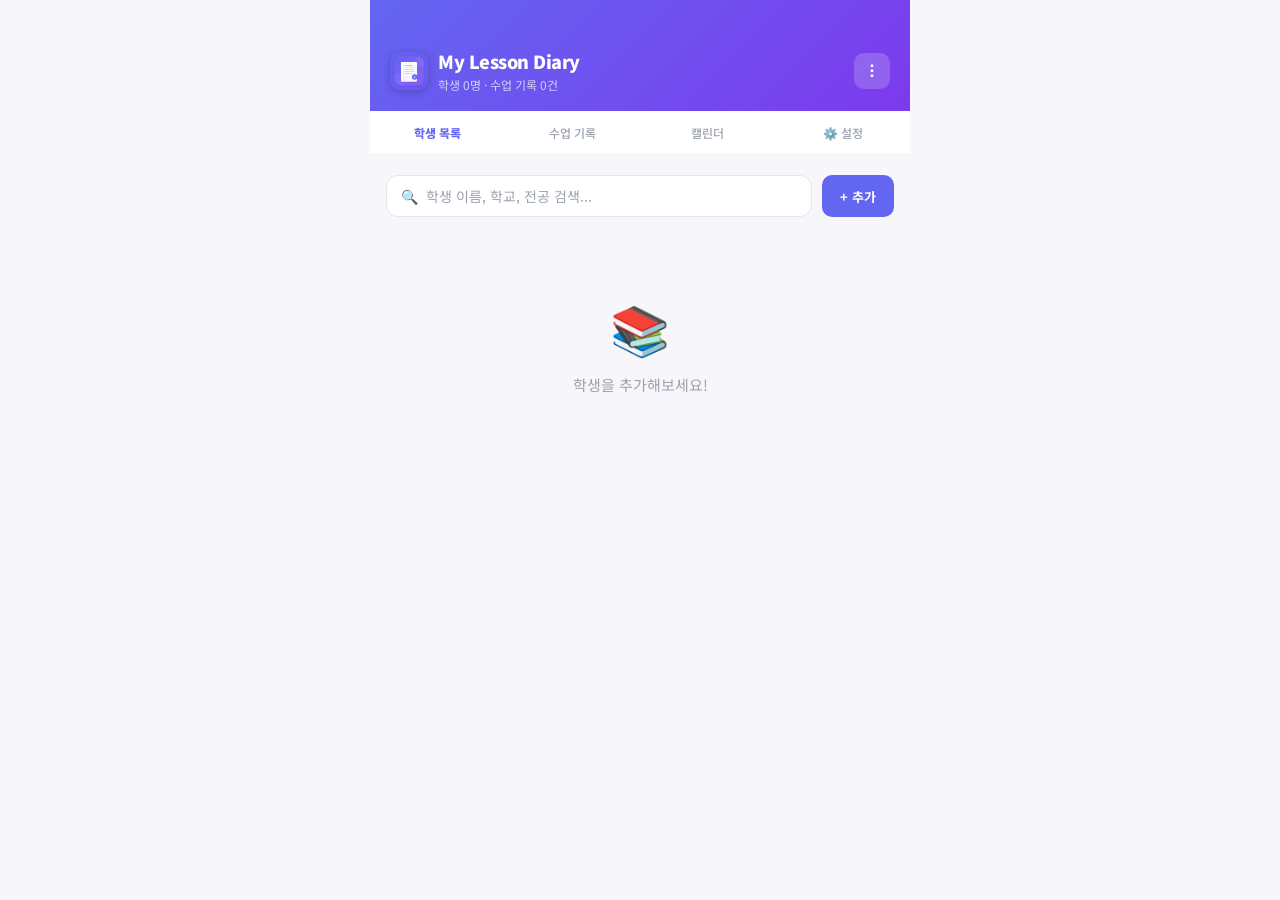
<file: 나의레슨일지 (7).html>
<!DOCTYPE html>
<html lang="ko">
<head>
  <meta charset="UTF-8"/>
  <meta name="viewport" content="width=device-width, initial-scale=1.0, maximum-scale=1.0, user-scalable=no, viewport-fit=cover"/>
  <meta name="apple-mobile-web-app-capable" content="yes"/>
  <meta name="apple-mobile-web-app-status-bar-style" content="black-translucent"/>
  <meta name="mobile-web-app-capable" content="yes"/>
  <meta name="theme-color" content="#6366f1"/>
  <script>
    (function(){
      var dark=localStorage.getItem('app_theme_dark')==='true';
      document.documentElement.setAttribute('data-theme',dark?'dark':'light');
      document.documentElement.style.background=dark?'#0f0f13':'#f7f7fb';
    })();
    var _isKo=navigator.language.startsWith('ko');
    document.title=_isKo?'나의 레슨일지':'My Lesson Diary';
    var _m=document.createElement('meta');_m.name='apple-mobile-web-app-title';_m.content=document.title;document.head.appendChild(_m);
  </script>
  <style>
    *,*::before,*::after{box-sizing:border-box;margin:0;padding:0}
    html,body{height:100%;font-family:'Noto Sans KR',-apple-system,sans-serif;-webkit-font-smoothing:antialiased}
    #root{min-height:100%}
    *{-webkit-text-size-adjust:100%}
    button{-webkit-appearance:none;cursor:pointer}
    input,textarea,select{-webkit-appearance:none}
    @media(max-width:767px){input,textarea,select{font-size:16px!important}}
    body{overscroll-behavior:none}

    :root {
      --bg:#f7f7fb; --surface:#ffffff; --surface2:#f9fafb; --surface3:#f3f4f6;
      --border:#f0f0f5; --border2:#e5e7eb;
      --text:#1f2937; --text-sub:#6b7280; --text-muted:#9ca3af;
      --accent:#6366f1; --accent-bg:#eef2ff;
      --input-bg:#fafafa; --input-border:#e5e7eb;
      --header-bg:linear-gradient(135deg,#6366f1 0%,#7c3aed 100%);
      --tab-bg:#ffffff; --tab-border:#f0f0f5;
      --card-bg:#ffffff; --card-border:#f0f0f5;
      --modal-bg:#ffffff; --overlay:rgba(15,15,35,0.6);
      --green:#10b981; --green-bg:#f0fdf4; --green-text:#065f46;
      --red:#ef4444; --red-bg:#fef2f2; --red-text:#b91c1c;
      --amber:#f59e0b; --amber-bg:#fffbeb; --amber-text:#92400e;
      --blue:#3b82f6; --blue-bg:#eff6ff; --blue-text:#1e40af;
      --purple-bg:#f5f3ff; --purple-text:#7c3aed;
      --drum-bg:#ffffff; --drum-hl:#eef2ff;
      --menu-bg:#ffffff; --menu-text:#1f2937;
      --scroll-thumb:rgba(0,0,0,0.15);
      --tab-active-color:#6366f1;
    }
    [data-theme="dark"] {
      --bg:#0f0f13; --surface:#1a1a24; --surface2:#22222f; --surface3:#2a2a3a;
      --border:#2e2e40; --border2:#3a3a50;
      --text:#e8e8f0; --text-sub:#9090b0; --text-muted:#555570;
      --accent:#818cf8; --accent-bg:#1e1e3a;
      --input-bg:#22222f; --input-border:#3a3a50;
      --header-bg:linear-gradient(135deg,#312e81 0%,#4c1d95 100%);
      --tab-bg:#1a1a24; --tab-border:#2e2e40;
      --card-bg:#1a1a24; --card-border:#2e2e40;
      --modal-bg:#1a1a24; --overlay:rgba(0,0,0,0.82);
      --green:#34d399; --green-bg:#042e1a; --green-text:#6ee7b7;
      --red:#f87171; --red-bg:#1f0a0a; --red-text:#fca5a5;
      --amber:#fbbf24; --amber-bg:#1c1202; --amber-text:#fde68a;
      --blue:#60a5fa; --blue-bg:#0c1829; --blue-text:#93c5fd;
      --purple-bg:#1e1232; --purple-text:#c4b5fd;
      --drum-bg:#1a1a24; --drum-hl:#1e1e3a;
      --menu-bg:#22222f; --menu-text:#e8e8f0;
      --scroll-thumb:rgba(255,255,255,0.1);
      --tab-active-color:#818cf8;
    }

    body,html{background:var(--bg)!important;color:var(--text)}
    .app-wrap{background:var(--bg);min-height:100vh}
    .app-header{background:var(--header-bg)!important;transition:none!important}
    .app-header *{transition:none!important}
    .app-tabbar{background:var(--tab-bg);border-bottom:1.5px solid var(--tab-border)}
    .app-tab{color:var(--text-muted);border-bottom:2.5px solid transparent}
    .app-tab.active{color:var(--tab-active-color);border-bottom-color:var(--tab-active-color)}
    .app-card{background:var(--card-bg);border:1.5px solid var(--card-border);box-shadow:0 2px 8px rgba(0,0,0,0.04);border-radius:16px}
    [data-theme="dark"] .app-card{box-shadow:0 2px 8px rgba(0,0,0,0.3)}
    .app-modal-inner{background:var(--modal-bg)!important;color:var(--text)!important;border:1px solid var(--border)}
    .app-menu{background:var(--menu-bg)!important;border:1px solid var(--border)!important}
    .app-menu-item{color:var(--menu-text)!important;border-bottom-color:var(--border)!important}
    .app-menu-item:hover{background:var(--surface2)!important}
    .app-input{background:var(--input-bg);border:1.5px solid var(--input-border);color:var(--text);border-radius:10px;width:100%;padding:10px 13px;font-size:14px;font-family:'Noto Sans KR',sans-serif;outline:none;box-sizing:border-box}
    .app-input::placeholder{color:var(--text-muted)}.app-input:focus{border-color:var(--accent);background:var(--surface)}
    .search-input{flex:1;padding:10px 14px;border-radius:12px;border:1.5px solid var(--input-border);font-size:14px;font-family:'Noto Sans KR',sans-serif;background:var(--surface);color:var(--text);outline:none}
    .search-input::placeholder{color:var(--text-muted)}.search-input:focus{border-color:var(--accent)}
    .syncbar-ok{background:var(--green-bg);border-bottom:1px solid rgba(16,185,129,0.3)}
    .syncbar-error{background:var(--red-bg);border-bottom:1px solid rgba(239,68,68,0.3)}
    .syncbar-syncing{background:var(--accent-bg);border-bottom:1px solid rgba(99,102,241,0.3)}
    .syncbar-idle{background:var(--surface2);border-bottom:1px solid var(--border)}
    .drum-container{background:var(--drum-bg);border:1.5px solid var(--accent-bg);border-radius:14px;overflow:hidden}
    [data-theme="dark"] .drum-container{border-color:var(--border2)}
    .drum-col{border-right:1px solid var(--border)}.drum-col:last-child{border-right:none}
    .drum-highlight{background:var(--drum-hl)!important}
    .cal-nav-btn{background:var(--surface3)!important;color:var(--text)!important}
    .badge-green{background:var(--green-bg);color:var(--green)}.badge-red{background:var(--red-bg);color:var(--red)}
    .badge-amber{background:var(--amber-bg);color:var(--amber)}.badge-blue{background:var(--blue-bg);color:var(--blue)}
    .badge-accent{background:var(--accent-bg);color:var(--accent)}
    .t-text-muted{color:var(--text-muted)!important}
    ::-webkit-scrollbar{width:4px}::-webkit-scrollbar-track{background:transparent}::-webkit-scrollbar-thumb{background:var(--scroll-thumb);border-radius:4px}
    @keyframes sbaspin{from{transform:rotate(0deg)}to{transform:rotate(360deg)}}
    *,*::before,*::after{transition:background-color 0.2s,border-color 0.2s,color 0.15s}
    .app-header,.app-header *{transition:none!important}
  </style>
  <link href="https://fonts.googleapis.com/css2?family=Noto+Sans+KR:wght@400;700;900&display=swap" rel="stylesheet"/>
</head>
<body>
  <div id="root"></div>
  <script>(()=>{var dm=Object.create;var $u=Object.defineProperty,gm=Object.defineProperties,mm=Object.getOwnPropertyDescriptor,vm=Object.getOwnPropertyDescriptors,ym=Object.getOwnPropertyNames,di=Object.getOwnPropertySymbols,pm=Object.getPrototypeOf,Pu=Object.prototype.hasOwnProperty,$f=Object.prototype.propertyIsEnumerable;var Ff=(t,e,a)=>e in t?$u(t,e,{enumerable:!0,configurable:!0,writable:!0,value:a}):t[e]=a,k=(t,e)=>{for(var a in e||(e={}))Pu.call(e,a)&&Ff(t,a,e[a]);if(di)for(var a of di(e))$f.call(e,a)&&Ff(t,a,e[a]);return t},V=(t,e)=>gm(t,vm(e));var gi=(t,e)=>{var a={};for(var l in t)Pu.call(t,l)&&e.indexOf(l)<0&&(a[l]=t[l]);if(t!=null&&di)for(var l of di(t))e.indexOf(l)<0&&$f.call(t,l)&&(a[l]=t[l]);return a};var De=(t,e)=>()=>(e||t((e={exports:{}}).exports,e),e.exports);var bm=(t,e,a,l)=>{if(e&&typeof e=="object"||typeof e=="function")for(let n of ym(e))!Pu.call(t,n)&&n!==a&&$u(t,n,{get:()=>e[n],enumerable:!(l=mm(e,n))||l.enumerable});return t};var Pl=(t,e,a)=>(a=t!=null?dm(pm(t)):{},bm(e||!t||!t.__esModule?$u(a,"default",{value:t,enumerable:!0}):a,t));var fr=De(Y=>{"use strict";var ao=Symbol.for("react.transitional.element"),hm=Symbol.for("react.portal"),Sm=Symbol.for("react.fragment"),xm=Symbol.for("react.strict_mode"),zm=Symbol.for("react.profiler"),Tm=Symbol.for("react.consumer"),Em=Symbol.for("react.context"),Am=Symbol.for("react.forward_ref"),Nm=Symbol.for("react.suspense"),Dm=Symbol.for("react.memo"),lr=Symbol.for("react.lazy"),Cm=Symbol.for("react.activity"),Pf=Symbol.iterator;function Rm(t){return t===null||typeof t!="object"?null:(t=Pf&&t[Pf]||t["@@iterator"],typeof t=="function"?t:null)}var nr={isMounted:function(){return!1},enqueueForceUpdate:function(){},enqueueReplaceState:function(){},enqueueSetState:function(){}},ir=Object.assign,ur={};function ul(t,e,a){this.props=t,this.context=e,this.refs=ur,this.updater=a||nr}ul.prototype.isReactComponent={};ul.prototype.setState=function(t,e){if(typeof t!="object"&&typeof t!="function"&&t!=null)throw Error("takes an object of state variables to update or a function which returns an object of state variables.");this.updater.enqueueSetState(this,t,e,"setState")};ul.prototype.forceUpdate=function(t){this.updater.enqueueForceUpdate(this,t,"forceUpdate")};function or(){}or.prototype=ul.prototype;function lo(t,e,a){this.props=t,this.context=e,this.refs=ur,this.updater=a||nr}var no=lo.prototype=new or;no.constructor=lo;ir(no,ul.prototype);no.isPureReactComponent=!0;var tr=Array.isArray;function eo(){}var st={H:null,A:null,T:null,S:null},cr=Object.prototype.hasOwnProperty;function io(t,e,a){var l=a.ref;return{$$typeof:ao,type:t,key:e,ref:l!==void 0?l:null,props:a}}function Bm(t,e){return io(t.type,e,t.props)}function uo(t){return typeof t=="object"&&t!==null&&t.$$typeof===ao}function Mm(t){var e={"=":"=0",":":"=2"};return"$"+t.replace(/[=:]/g,function(a){return e[a]})}var er=/\/+/g;function to(t,e){return typeof t=="object"&&t!==null&&t.key!=null?Mm(""+t.key):e.toString(36)}function _m(t){switch(t.status){case"fulfilled":return t.value;case"rejected":throw t.reason;default:switch(typeof t.status=="string"?t.then(eo,eo):(t.status="pending",t.then(function(e){t.status==="pending"&&(t.status="fulfilled",t.value=e)},function(e){t.status==="pending"&&(t.status="rejected",t.reason=e)})),t.status){case"fulfilled":return t.value;case"rejected":throw t.reason}}throw t}function il(t,e,a,l,n){var i=typeof t;(i==="undefined"||i==="boolean")&&(t=null);var u=!1;if(t===null)u=!0;else switch(i){case"bigint":case"string":case"number":u=!0;break;case"object":switch(t.$$typeof){case ao:case hm:u=!0;break;case lr:return u=t._init,il(u(t._payload),e,a,l,n)}}if(u)return n=n(t),u=l===""?"."+to(t,0):l,tr(n)?(a="",u!=null&&(a=u.replace(er,"$&/")+"/"),il(n,e,a,"",function(r){return r})):n!=null&&(uo(n)&&(n=Bm(n,a+(n.key==null||t&&t.key===n.key?"":(""+n.key).replace(er,"$&/")+"/")+u)),e.push(n)),1;u=0;var c=l===""?".":l+":";if(tr(t))for(var f=0;f<t.length;f++)l=t[f],i=c+to(l,f),u+=il(l,e,a,i,n);else if(f=Rm(t),typeof f=="function")for(t=f.call(t),f=0;!(l=t.next()).done;)l=l.value,i=c+to(l,f++),u+=il(l,e,a,i,n);else if(i==="object"){if(typeof t.then=="function")return il(_m(t),e,a,l,n);throw e=String(t),Error("Objects are not valid as a React child (found: "+(e==="[object Object]"?"object with keys {"+Object.keys(t).join(", ")+"}":e)+"). If you meant to render a collection of children, use an array instead.")}return u}function mi(t,e,a){if(t==null)return t;var l=[],n=0;return il(t,l,"","",function(i){return e.call(a,i,n++)}),l}function Om(t){if(t._status===-1){var e=t._result;e=e(),e.then(function(a){(t._status===0||t._status===-1)&&(t._status=1,t._result=a)},function(a){(t._status===0||t._status===-1)&&(t._status=2,t._result=a)}),t._status===-1&&(t._status=0,t._result=e)}if(t._status===1)return t._result.default;throw t._result}var ar=typeof reportError=="function"?reportError:function(t){if(typeof window=="object"&&typeof window.ErrorEvent=="function"){var e=new window.ErrorEvent("error",{bubbles:!0,cancelable:!0,message:typeof t=="object"&&t!==null&&typeof t.message=="string"?String(t.message):String(t),error:t});if(!window.dispatchEvent(e))return}else if(typeof process=="object"&&typeof process.emit=="function"){process.emit("uncaughtException",t);return}console.error(t)},Um={map:mi,forEach:function(t,e,a){mi(t,function(){e.apply(this,arguments)},a)},count:function(t){var e=0;return mi(t,function(){e++}),e},toArray:function(t){return mi(t,function(e){return e})||[]},only:function(t){if(!uo(t))throw Error("React.Children.only expected to receive a single React element child.");return t}};Y.Activity=Cm;Y.Children=Um;Y.Component=ul;Y.Fragment=Sm;Y.Profiler=zm;Y.PureComponent=lo;Y.StrictMode=xm;Y.Suspense=Nm;Y.__CLIENT_INTERNALS_DO_NOT_USE_OR_WARN_USERS_THEY_CANNOT_UPGRADE=st;Y.__COMPILER_RUNTIME={__proto__:null,c:function(t){return st.H.useMemoCache(t)}};Y.cache=function(t){return function(){return t.apply(null,arguments)}};Y.cacheSignal=function(){return null};Y.cloneElement=function(t,e,a){if(t==null)throw Error("The argument must be a React element, but you passed "+t+".");var l=ir({},t.props),n=t.key;if(e!=null)for(i in e.key!==void 0&&(n=""+e.key),e)!cr.call(e,i)||i==="key"||i==="__self"||i==="__source"||i==="ref"&&e.ref===void 0||(l[i]=e[i]);var i=arguments.length-2;if(i===1)l.children=a;else if(1<i){for(var u=Array(i),c=0;c<i;c++)u[c]=arguments[c+2];l.children=u}return io(t.type,n,l)};Y.createContext=function(t){return t={$$typeof:Em,_currentValue:t,_currentValue2:t,_threadCount:0,Provider:null,Consumer:null},t.Provider=t,t.Consumer={$$typeof:Tm,_context:t},t};Y.createElement=function(t,e,a){var l,n={},i=null;if(e!=null)for(l in e.key!==void 0&&(i=""+e.key),e)cr.call(e,l)&&l!=="key"&&l!=="__self"&&l!=="__source"&&(n[l]=e[l]);var u=arguments.length-2;if(u===1)n.children=a;else if(1<u){for(var c=Array(u),f=0;f<u;f++)c[f]=arguments[f+2];n.children=c}if(t&&t.defaultProps)for(l in u=t.defaultProps,u)n[l]===void 0&&(n[l]=u[l]);return io(t,i,n)};Y.createRef=function(){return{current:null}};Y.forwardRef=function(t){return{$$typeof:Am,render:t}};Y.isValidElement=uo;Y.lazy=function(t){return{$$typeof:lr,_payload:{_status:-1,_result:t},_init:Om}};Y.memo=function(t,e){return{$$typeof:Dm,type:t,compare:e===void 0?null:e}};Y.startTransition=function(t){var e=st.T,a={};st.T=a;try{var l=t(),n=st.S;n!==null&&n(a,l),typeof l=="object"&&l!==null&&typeof l.then=="function"&&l.then(eo,ar)}catch(i){ar(i)}finally{e!==null&&a.types!==null&&(e.types=a.types),st.T=e}};Y.unstable_useCacheRefresh=function(){return st.H.useCacheRefresh()};Y.use=function(t){return st.H.use(t)};Y.useActionState=function(t,e,a){return st.H.useActionState(t,e,a)};Y.useCallback=function(t,e){return st.H.useCallback(t,e)};Y.useContext=function(t){return st.H.useContext(t)};Y.useDebugValue=function(){};Y.useDeferredValue=function(t,e){return st.H.useDeferredValue(t,e)};Y.useEffect=function(t,e){return st.H.useEffect(t,e)};Y.useEffectEvent=function(t){return st.H.useEffectEvent(t)};Y.useId=function(){return st.H.useId()};Y.useImperativeHandle=function(t,e,a){return st.H.useImperativeHandle(t,e,a)};Y.useInsertionEffect=function(t,e){return st.H.useInsertionEffect(t,e)};Y.useLayoutEffect=function(t,e){return st.H.useLayoutEffect(t,e)};Y.useMemo=function(t,e){return st.H.useMemo(t,e)};Y.useOptimistic=function(t,e){return st.H.useOptimistic(t,e)};Y.useReducer=function(t,e,a){return st.H.useReducer(t,e,a)};Y.useRef=function(t){return st.H.useRef(t)};Y.useState=function(t){return st.H.useState(t)};Y.useSyncExternalStore=function(t,e,a){return st.H.useSyncExternalStore(t,e,a)};Y.useTransition=function(){return st.H.useTransition()};Y.version="19.2.4"});var tn=De((qy,rr)=>{"use strict";rr.exports=fr()});var Sr=De(yt=>{"use strict";function ro(t,e){var a=t.length;t.push(e);t:for(;0<a;){var l=a-1>>>1,n=t[l];if(0<vi(n,e))t[l]=e,t[a]=n,a=l;else break t}}function Ce(t){return t.length===0?null:t[0]}function pi(t){if(t.length===0)return null;var e=t[0],a=t.pop();if(a!==e){t[0]=a;t:for(var l=0,n=t.length,i=n>>>1;l<i;){var u=2*(l+1)-1,c=t[u],f=u+1,r=t[f];if(0>vi(c,a))f<n&&0>vi(r,c)?(t[l]=r,t[f]=a,l=f):(t[l]=c,t[u]=a,l=u);else if(f<n&&0>vi(r,a))t[l]=r,t[f]=a,l=f;else break t}}return e}function vi(t,e){var a=t.sortIndex-e.sortIndex;return a!==0?a:t.id-e.id}yt.unstable_now=void 0;typeof performance=="object"&&typeof performance.now=="function"?(sr=performance,yt.unstable_now=function(){return sr.now()}):(oo=Date,dr=oo.now(),yt.unstable_now=function(){return oo.now()-dr});var sr,oo,dr,we=[],ia=[],wm=1,re=null,Zt=3,so=!1,en=!1,an=!1,go=!1,vr=typeof setTimeout=="function"?setTimeout:null,yr=typeof clearTimeout=="function"?clearTimeout:null,gr=typeof setImmediate!="undefined"?setImmediate:null;function yi(t){for(var e=Ce(ia);e!==null;){if(e.callback===null)pi(ia);else if(e.startTime<=t)pi(ia),e.sortIndex=e.expirationTime,ro(we,e);else break;e=Ce(ia)}}function mo(t){if(an=!1,yi(t),!en)if(Ce(we)!==null)en=!0,cl||(cl=!0,ol());else{var e=Ce(ia);e!==null&&vo(mo,e.startTime-t)}}var cl=!1,ln=-1,pr=5,br=-1;function hr(){return go?!0:!(yt.unstable_now()-br<pr)}function co(){if(go=!1,cl){var t=yt.unstable_now();br=t;var e=!0;try{t:{en=!1,an&&(an=!1,yr(ln),ln=-1),so=!0;var a=Zt;try{e:{for(yi(t),re=Ce(we);re!==null&&!(re.expirationTime>t&&hr());){var l=re.callback;if(typeof l=="function"){re.callback=null,Zt=re.priorityLevel;var n=l(re.expirationTime<=t);if(t=yt.unstable_now(),typeof n=="function"){re.callback=n,yi(t),e=!0;break e}re===Ce(we)&&pi(we),yi(t)}else pi(we);re=Ce(we)}if(re!==null)e=!0;else{var i=Ce(ia);i!==null&&vo(mo,i.startTime-t),e=!1}}break t}finally{re=null,Zt=a,so=!1}e=void 0}}finally{e?ol():cl=!1}}}var ol;typeof gr=="function"?ol=function(){gr(co)}:typeof MessageChannel!="undefined"?(fo=new MessageChannel,mr=fo.port2,fo.port1.onmessage=co,ol=function(){mr.postMessage(null)}):ol=function(){vr(co,0)};var fo,mr;function vo(t,e){ln=vr(function(){t(yt.unstable_now())},e)}yt.unstable_IdlePriority=5;yt.unstable_ImmediatePriority=1;yt.unstable_LowPriority=4;yt.unstable_NormalPriority=3;yt.unstable_Profiling=null;yt.unstable_UserBlockingPriority=2;yt.unstable_cancelCallback=function(t){t.callback=null};yt.unstable_forceFrameRate=function(t){0>t||125<t?console.error("forceFrameRate takes a positive int between 0 and 125, forcing frame rates higher than 125 fps is not supported"):pr=0<t?Math.floor(1e3/t):5};yt.unstable_getCurrentPriorityLevel=function(){return Zt};yt.unstable_next=function(t){switch(Zt){case 1:case 2:case 3:var e=3;break;default:e=Zt}var a=Zt;Zt=e;try{return t()}finally{Zt=a}};yt.unstable_requestPaint=function(){go=!0};yt.unstable_runWithPriority=function(t,e){switch(t){case 1:case 2:case 3:case 4:case 5:break;default:t=3}var a=Zt;Zt=t;try{return e()}finally{Zt=a}};yt.unstable_scheduleCallback=function(t,e,a){var l=yt.unstable_now();switch(typeof a=="object"&&a!==null?(a=a.delay,a=typeof a=="number"&&0<a?l+a:l):a=l,t){case 1:var n=-1;break;case 2:n=250;break;case 5:n=1073741823;break;case 4:n=1e4;break;default:n=5e3}return n=a+n,t={id:wm++,callback:e,priorityLevel:t,startTime:a,expirationTime:n,sortIndex:-1},a>l?(t.sortIndex=a,ro(ia,t),Ce(we)===null&&t===Ce(ia)&&(an?(yr(ln),ln=-1):an=!0,vo(mo,a-l))):(t.sortIndex=n,ro(we,t),en||so||(en=!0,cl||(cl=!0,ol()))),t};yt.unstable_shouldYield=hr;yt.unstable_wrapCallback=function(t){var e=Zt;return function(){var a=Zt;Zt=e;try{return t.apply(this,arguments)}finally{Zt=a}}}});var zr=De((Qy,xr)=>{"use strict";xr.exports=Sr()});var Er=De(qt=>{"use strict";var Hm=tn();function Tr(t){var e="https://react.dev/errors/"+t;if(1<arguments.length){e+="?args[]="+encodeURIComponent(arguments[1]);for(var a=2;a<arguments.length;a++)e+="&args[]="+encodeURIComponent(arguments[a])}return"Minified React error #"+t+"; visit "+e+" for the full message or use the non-minified dev environment for full errors and additional helpful warnings."}function ua(){}var It={d:{f:ua,r:function(){throw Error(Tr(522))},D:ua,C:ua,L:ua,m:ua,X:ua,S:ua,M:ua},p:0,findDOMNode:null},jm=Symbol.for("react.portal");function km(t,e,a){var l=3<arguments.length&&arguments[3]!==void 0?arguments[3]:null;return{$$typeof:jm,key:l==null?null:""+l,children:t,containerInfo:e,implementation:a}}var nn=Hm.__CLIENT_INTERNALS_DO_NOT_USE_OR_WARN_USERS_THEY_CANNOT_UPGRADE;function bi(t,e){if(t==="font")return"";if(typeof e=="string")return e==="use-credentials"?e:""}qt.__DOM_INTERNALS_DO_NOT_USE_OR_WARN_USERS_THEY_CANNOT_UPGRADE=It;qt.createPortal=function(t,e){var a=2<arguments.length&&arguments[2]!==void 0?arguments[2]:null;if(!e||e.nodeType!==1&&e.nodeType!==9&&e.nodeType!==11)throw Error(Tr(299));return km(t,e,null,a)};qt.flushSync=function(t){var e=nn.T,a=It.p;try{if(nn.T=null,It.p=2,t)return t()}finally{nn.T=e,It.p=a,It.d.f()}};qt.preconnect=function(t,e){typeof t=="string"&&(e?(e=e.crossOrigin,e=typeof e=="string"?e==="use-credentials"?e:"":void 0):e=null,It.d.C(t,e))};qt.prefetchDNS=function(t){typeof t=="string"&&It.d.D(t)};qt.preinit=function(t,e){if(typeof t=="string"&&e&&typeof e.as=="string"){var a=e.as,l=bi(a,e.crossOrigin),n=typeof e.integrity=="string"?e.integrity:void 0,i=typeof e.fetchPriority=="string"?e.fetchPriority:void 0;a==="style"?It.d.S(t,typeof e.precedence=="string"?e.precedence:void 0,{crossOrigin:l,integrity:n,fetchPriority:i}):a==="script"&&It.d.X(t,{crossOrigin:l,integrity:n,fetchPriority:i,nonce:typeof e.nonce=="string"?e.nonce:void 0})}};qt.preinitModule=function(t,e){if(typeof t=="string")if(typeof e=="object"&&e!==null){if(e.as==null||e.as==="script"){var a=bi(e.as,e.crossOrigin);It.d.M(t,{crossOrigin:a,integrity:typeof e.integrity=="string"?e.integrity:void 0,nonce:typeof e.nonce=="string"?e.nonce:void 0})}}else e==null&&It.d.M(t)};qt.preload=function(t,e){if(typeof t=="string"&&typeof e=="object"&&e!==null&&typeof e.as=="string"){var a=e.as,l=bi(a,e.crossOrigin);It.d.L(t,a,{crossOrigin:l,integrity:typeof e.integrity=="string"?e.integrity:void 0,nonce:typeof e.nonce=="string"?e.nonce:void 0,type:typeof e.type=="string"?e.type:void 0,fetchPriority:typeof e.fetchPriority=="string"?e.fetchPriority:void 0,referrerPolicy:typeof e.referrerPolicy=="string"?e.referrerPolicy:void 0,imageSrcSet:typeof e.imageSrcSet=="string"?e.imageSrcSet:void 0,imageSizes:typeof e.imageSizes=="string"?e.imageSizes:void 0,media:typeof e.media=="string"?e.media:void 0})}};qt.preloadModule=function(t,e){if(typeof t=="string")if(e){var a=bi(e.as,e.crossOrigin);It.d.m(t,{as:typeof e.as=="string"&&e.as!=="script"?e.as:void 0,crossOrigin:a,integrity:typeof e.integrity=="string"?e.integrity:void 0})}else It.d.m(t)};qt.requestFormReset=function(t){It.d.r(t)};qt.unstable_batchedUpdates=function(t,e){return t(e)};qt.useFormState=function(t,e,a){return nn.H.useFormState(t,e,a)};qt.useFormStatus=function(){return nn.H.useHostTransitionStatus()};qt.version="19.2.4"});var Dr=De((Vy,Nr)=>{"use strict";function Ar(){if(!(typeof __REACT_DEVTOOLS_GLOBAL_HOOK__=="undefined"||typeof __REACT_DEVTOOLS_GLOBAL_HOOK__.checkDCE!="function"))try{__REACT_DEVTOOLS_GLOBAL_HOOK__.checkDCE(Ar)}catch(t){console.error(t)}}Ar(),Nr.exports=Er()});var Yg=De(Iu=>{"use strict";var Mt=zr(),Ps=tn(),Ym=Dr();function T(t){var e="https://react.dev/errors/"+t;if(1<arguments.length){e+="?args[]="+encodeURIComponent(arguments[1]);for(var a=2;a<arguments.length;a++)e+="&args[]="+encodeURIComponent(arguments[a])}return"Minified React error #"+t+"; visit "+e+" for the full message or use the non-minified dev environment for full errors and additional helpful warnings."}function td(t){return!(!t||t.nodeType!==1&&t.nodeType!==9&&t.nodeType!==11)}function Ln(t){var e=t,a=t;if(t.alternate)for(;e.return;)e=e.return;else{t=e;do e=t,(e.flags&4098)!==0&&(a=e.return),t=e.return;while(t)}return e.tag===3?a:null}function ed(t){if(t.tag===13){var e=t.memoizedState;if(e===null&&(t=t.alternate,t!==null&&(e=t.memoizedState)),e!==null)return e.dehydrated}return null}function ad(t){if(t.tag===31){var e=t.memoizedState;if(e===null&&(t=t.alternate,t!==null&&(e=t.memoizedState)),e!==null)return e.dehydrated}return null}function Cr(t){if(Ln(t)!==t)throw Error(T(188))}function Gm(t){var e=t.alternate;if(!e){if(e=Ln(t),e===null)throw Error(T(188));return e!==t?null:t}for(var a=t,l=e;;){var n=a.return;if(n===null)break;var i=n.alternate;if(i===null){if(l=n.return,l!==null){a=l;continue}break}if(n.child===i.child){for(i=n.child;i;){if(i===a)return Cr(n),t;if(i===l)return Cr(n),e;i=i.sibling}throw Error(T(188))}if(a.return!==l.return)a=n,l=i;else{for(var u=!1,c=n.child;c;){if(c===a){u=!0,a=n,l=i;break}if(c===l){u=!0,l=n,a=i;break}c=c.sibling}if(!u){for(c=i.child;c;){if(c===a){u=!0,a=i,l=n;break}if(c===l){u=!0,l=i,a=n;break}c=c.sibling}if(!u)throw Error(T(189))}}if(a.alternate!==l)throw Error(T(190))}if(a.tag!==3)throw Error(T(188));return a.stateNode.current===a?t:e}function ld(t){var e=t.tag;if(e===5||e===26||e===27||e===6)return t;for(t=t.child;t!==null;){if(e=ld(t),e!==null)return e;t=t.sibling}return null}var mt=Object.assign,Km=Symbol.for("react.element"),hi=Symbol.for("react.transitional.element"),gn=Symbol.for("react.portal"),ml=Symbol.for("react.fragment"),nd=Symbol.for("react.strict_mode"),Jo=Symbol.for("react.profiler"),id=Symbol.for("react.consumer"),Ie=Symbol.for("react.context"),qc=Symbol.for("react.forward_ref"),Wo=Symbol.for("react.suspense"),Fo=Symbol.for("react.suspense_list"),Lc=Symbol.for("react.memo"),oa=Symbol.for("react.lazy"),$o=Symbol.for("react.activity"),Zm=Symbol.for("react.memo_cache_sentinel"),Rr=Symbol.iterator;function un(t){return t===null||typeof t!="object"?null:(t=Rr&&t[Rr]||t["@@iterator"],typeof t=="function"?t:null)}var Im=Symbol.for("react.client.reference");function Po(t){if(t==null)return null;if(typeof t=="function")return t.$$typeof===Im?null:t.displayName||t.name||null;if(typeof t=="string")return t;switch(t){case ml:return"Fragment";case Jo:return"Profiler";case nd:return"StrictMode";case Wo:return"Suspense";case Fo:return"SuspenseList";case $o:return"Activity"}if(typeof t=="object")switch(t.$$typeof){case gn:return"Portal";case Ie:return t.displayName||"Context";case id:return(t._context.displayName||"Context")+".Consumer";case qc:var e=t.render;return t=t.displayName,t||(t=e.displayName||e.name||"",t=t!==""?"ForwardRef("+t+")":"ForwardRef"),t;case Lc:return e=t.displayName||null,e!==null?e:Po(t.type)||"Memo";case oa:e=t._payload,t=t._init;try{return Po(t(e))}catch(a){}}return null}var mn=Array.isArray,j=Ps.__CLIENT_INTERNALS_DO_NOT_USE_OR_WARN_USERS_THEY_CANNOT_UPGRADE,$=Ym.__DOM_INTERNALS_DO_NOT_USE_OR_WARN_USERS_THEY_CANNOT_UPGRADE,Za={pending:!1,data:null,method:null,action:null},tc=[],vl=-1;function Oe(t){return{current:t}}function Ut(t){0>vl||(t.current=tc[vl],tc[vl]=null,vl--)}function ot(t,e){vl++,tc[vl]=t.current,t.current=e}var _e=Oe(null),Mn=Oe(null),ba=Oe(null),$i=Oe(null);function Pi(t,e){switch(ot(ba,e),ot(Mn,t),ot(_e,null),e.nodeType){case 9:case 11:t=(t=e.documentElement)&&(t=t.namespaceURI)?Hs(t):0;break;default:if(t=e.tagName,e=e.namespaceURI)e=Hs(e),t=Ag(e,t);else switch(t){case"svg":t=1;break;case"math":t=2;break;default:t=0}}Ut(_e),ot(_e,t)}function Ol(){Ut(_e),Ut(Mn),Ut(ba)}function ec(t){t.memoizedState!==null&&ot($i,t);var e=_e.current,a=Ag(e,t.type);e!==a&&(ot(Mn,t),ot(_e,a))}function tu(t){Mn.current===t&&(Ut(_e),Ut(Mn)),$i.current===t&&(Ut($i),Zn._currentValue=Za)}var yo,Br;function ka(t){if(yo===void 0)try{throw Error()}catch(a){var e=a.stack.trim().match(/\n( *(at )?)/);yo=e&&e[1]||"",Br=-1<a.stack.indexOf(`
    at`)?" (<anonymous>)":-1<a.stack.indexOf("@")?"@unknown:0:0":""}return`
`+yo+t+Br}var po=!1;function bo(t,e){if(!t||po)return"";po=!0;var a=Error.prepareStackTrace;Error.prepareStackTrace=void 0;try{var l={DetermineComponentFrameRoot:function(){try{if(e){var y=function(){throw Error()};if(Object.defineProperty(y.prototype,"props",{set:function(){throw Error()}}),typeof Reflect=="object"&&Reflect.construct){try{Reflect.construct(y,[])}catch(s){var m=s}Reflect.construct(t,[],y)}else{try{y.call()}catch(s){m=s}t.call(y.prototype)}}else{try{throw Error()}catch(s){m=s}(y=t())&&typeof y.catch=="function"&&y.catch(function(){})}}catch(s){if(s&&m&&typeof s.stack=="string")return[s.stack,m.stack]}return[null,null]}};l.DetermineComponentFrameRoot.displayName="DetermineComponentFrameRoot";var n=Object.getOwnPropertyDescriptor(l.DetermineComponentFrameRoot,"name");n&&n.configurable&&Object.defineProperty(l.DetermineComponentFrameRoot,"name",{value:"DetermineComponentFrameRoot"});var i=l.DetermineComponentFrameRoot(),u=i[0],c=i[1];if(u&&c){var f=u.split(`
`),r=c.split(`
`);for(n=l=0;l<f.length&&!f[l].includes("DetermineComponentFrameRoot");)l++;for(;n<r.length&&!r[n].includes("DetermineComponentFrameRoot");)n++;if(l===f.length||n===r.length)for(l=f.length-1,n=r.length-1;1<=l&&0<=n&&f[l]!==r[n];)n--;for(;1<=l&&0<=n;l--,n--)if(f[l]!==r[n]){if(l!==1||n!==1)do if(l--,n--,0>n||f[l]!==r[n]){var g=`
`+f[l].replace(" at new "," at ");return t.displayName&&g.includes("<anonymous>")&&(g=g.replace("<anonymous>",t.displayName)),g}while(1<=l&&0<=n);break}}}finally{po=!1,Error.prepareStackTrace=a}return(a=t?t.displayName||t.name:"")?ka(a):""}function qm(t,e){switch(t.tag){case 26:case 27:case 5:return ka(t.type);case 16:return ka("Lazy");case 13:return t.child!==e&&e!==null?ka("Suspense Fallback"):ka("Suspense");case 19:return ka("SuspenseList");case 0:case 15:return bo(t.type,!1);case 11:return bo(t.type.render,!1);case 1:return bo(t.type,!0);case 31:return ka("Activity");default:return""}}function Mr(t){try{var e="",a=null;do e+=qm(t,a),a=t,t=t.return;while(t);return e}catch(l){return`
Error generating stack: `+l.message+`
`+l.stack}}var ac=Object.prototype.hasOwnProperty,Qc=Mt.unstable_scheduleCallback,ho=Mt.unstable_cancelCallback,Lm=Mt.unstable_shouldYield,Qm=Mt.unstable_requestPaint,ne=Mt.unstable_now,Xm=Mt.unstable_getCurrentPriorityLevel,ud=Mt.unstable_ImmediatePriority,od=Mt.unstable_UserBlockingPriority,eu=Mt.unstable_NormalPriority,Vm=Mt.unstable_LowPriority,cd=Mt.unstable_IdlePriority,Jm=Mt.log,Wm=Mt.unstable_setDisableYieldValue,Qn=null,ie=null;function ga(t){if(typeof Jm=="function"&&Wm(t),ie&&typeof ie.setStrictMode=="function")try{ie.setStrictMode(Qn,t)}catch(e){}}var ue=Math.clz32?Math.clz32:Pm,Fm=Math.log,$m=Math.LN2;function Pm(t){return t>>>=0,t===0?32:31-(Fm(t)/$m|0)|0}var Si=256,xi=262144,zi=4194304;function Ya(t){var e=t&42;if(e!==0)return e;switch(t&-t){case 1:return 1;case 2:return 2;case 4:return 4;case 8:return 8;case 16:return 16;case 32:return 32;case 64:return 64;case 128:return 128;case 256:case 512:case 1024:case 2048:case 4096:case 8192:case 16384:case 32768:case 65536:case 131072:return t&261888;case 262144:case 524288:case 1048576:case 2097152:return t&3932160;case 4194304:case 8388608:case 16777216:case 33554432:return t&62914560;case 67108864:return 67108864;case 134217728:return 134217728;case 268435456:return 268435456;case 536870912:return 536870912;case 1073741824:return 0;default:return t}}function Du(t,e,a){var l=t.pendingLanes;if(l===0)return 0;var n=0,i=t.suspendedLanes,u=t.pingedLanes;t=t.warmLanes;var c=l&134217727;return c!==0?(l=c&~i,l!==0?n=Ya(l):(u&=c,u!==0?n=Ya(u):a||(a=c&~t,a!==0&&(n=Ya(a))))):(c=l&~i,c!==0?n=Ya(c):u!==0?n=Ya(u):a||(a=l&~t,a!==0&&(n=Ya(a)))),n===0?0:e!==0&&e!==n&&(e&i)===0&&(i=n&-n,a=e&-e,i>=a||i===32&&(a&4194048)!==0)?e:n}function Xn(t,e){return(t.pendingLanes&~(t.suspendedLanes&~t.pingedLanes)&e)===0}function tv(t,e){switch(t){case 1:case 2:case 4:case 8:case 64:return e+250;case 16:case 32:case 128:case 256:case 512:case 1024:case 2048:case 4096:case 8192:case 16384:case 32768:case 65536:case 131072:case 262144:case 524288:case 1048576:case 2097152:return e+5e3;case 4194304:case 8388608:case 16777216:case 33554432:return-1;case 67108864:case 134217728:case 268435456:case 536870912:case 1073741824:return-1;default:return-1}}function fd(){var t=zi;return zi<<=1,(zi&62914560)===0&&(zi=4194304),t}function So(t){for(var e=[],a=0;31>a;a++)e.push(t);return e}function Vn(t,e){t.pendingLanes|=e,e!==268435456&&(t.suspendedLanes=0,t.pingedLanes=0,t.warmLanes=0)}function ev(t,e,a,l,n,i){var u=t.pendingLanes;t.pendingLanes=a,t.suspendedLanes=0,t.pingedLanes=0,t.warmLanes=0,t.expiredLanes&=a,t.entangledLanes&=a,t.errorRecoveryDisabledLanes&=a,t.shellSuspendCounter=0;var c=t.entanglements,f=t.expirationTimes,r=t.hiddenUpdates;for(a=u&~a;0<a;){var g=31-ue(a),y=1<<g;c[g]=0,f[g]=-1;var m=r[g];if(m!==null)for(r[g]=null,g=0;g<m.length;g++){var s=m[g];s!==null&&(s.lane&=-536870913)}a&=~y}l!==0&&rd(t,l,0),i!==0&&n===0&&t.tag!==0&&(t.suspendedLanes|=i&~(u&~e))}function rd(t,e,a){t.pendingLanes|=e,t.suspendedLanes&=~e;var l=31-ue(e);t.entangledLanes|=e,t.entanglements[l]=t.entanglements[l]|1073741824|a&261930}function sd(t,e){var a=t.entangledLanes|=e;for(t=t.entanglements;a;){var l=31-ue(a),n=1<<l;n&e|t[l]&e&&(t[l]|=e),a&=~n}}function dd(t,e){var a=e&-e;return a=(a&42)!==0?1:Xc(a),(a&(t.suspendedLanes|e))!==0?0:a}function Xc(t){switch(t){case 2:t=1;break;case 8:t=4;break;case 32:t=16;break;case 256:case 512:case 1024:case 2048:case 4096:case 8192:case 16384:case 32768:case 65536:case 131072:case 262144:case 524288:case 1048576:case 2097152:case 4194304:case 8388608:case 16777216:case 33554432:t=128;break;case 268435456:t=134217728;break;default:t=0}return t}function Vc(t){return t&=-t,2<t?8<t?(t&134217727)!==0?32:268435456:8:2}function gd(){var t=$.p;return t!==0?t:(t=window.event,t===void 0?32:Hg(t.type))}function _r(t,e){var a=$.p;try{return $.p=t,e()}finally{$.p=a}}var Ma=Math.random().toString(36).slice(2),jt="__reactFiber$"+Ma,Ft="__reactProps$"+Ma,ql="__reactContainer$"+Ma,lc="__reactEvents$"+Ma,av="__reactListeners$"+Ma,lv="__reactHandles$"+Ma,Or="__reactResources$"+Ma,Jn="__reactMarker$"+Ma;function Jc(t){delete t[jt],delete t[Ft],delete t[lc],delete t[av],delete t[lv]}function yl(t){var e=t[jt];if(e)return e;for(var a=t.parentNode;a;){if(e=a[ql]||a[jt]){if(a=e.alternate,e.child!==null||a!==null&&a.child!==null)for(t=Ks(t);t!==null;){if(a=t[jt])return a;t=Ks(t)}return e}t=a,a=t.parentNode}return null}function Ll(t){if(t=t[jt]||t[ql]){var e=t.tag;if(e===5||e===6||e===13||e===31||e===26||e===27||e===3)return t}return null}function vn(t){var e=t.tag;if(e===5||e===26||e===27||e===6)return t.stateNode;throw Error(T(33))}function Nl(t){var e=t[Or];return e||(e=t[Or]={hoistableStyles:new Map,hoistableScripts:new Map}),e}function Ot(t){t[Jn]=!0}var md=new Set,vd={};function $a(t,e){Ul(t,e),Ul(t+"Capture",e)}function Ul(t,e){for(vd[t]=e,t=0;t<e.length;t++)md.add(e[t])}var nv=RegExp("^[:A-Z_a-z\\u00C0-\\u00D6\\u00D8-\\u00F6\\u00F8-\\u02FF\\u0370-\\u037D\\u037F-\\u1FFF\\u200C-\\u200D\\u2070-\\u218F\\u2C00-\\u2FEF\\u3001-\\uD7FF\\uF900-\\uFDCF\\uFDF0-\\uFFFD][:A-Z_a-z\\u00C0-\\u00D6\\u00D8-\\u00F6\\u00F8-\\u02FF\\u0370-\\u037D\\u037F-\\u1FFF\\u200C-\\u200D\\u2070-\\u218F\\u2C00-\\u2FEF\\u3001-\\uD7FF\\uF900-\\uFDCF\\uFDF0-\\uFFFD\\-.0-9\\u00B7\\u0300-\\u036F\\u203F-\\u2040]*$"),Ur={},wr={};function iv(t){return ac.call(wr,t)?!0:ac.call(Ur,t)?!1:nv.test(t)?wr[t]=!0:(Ur[t]=!0,!1)}function ji(t,e,a){if(iv(e))if(a===null)t.removeAttribute(e);else{switch(typeof a){case"undefined":case"function":case"symbol":t.removeAttribute(e);return;case"boolean":var l=e.toLowerCase().slice(0,5);if(l!=="data-"&&l!=="aria-"){t.removeAttribute(e);return}}t.setAttribute(e,""+a)}}function Ti(t,e,a){if(a===null)t.removeAttribute(e);else{switch(typeof a){case"undefined":case"function":case"symbol":case"boolean":t.removeAttribute(e);return}t.setAttribute(e,""+a)}}function He(t,e,a,l){if(l===null)t.removeAttribute(a);else{switch(typeof l){case"undefined":case"function":case"symbol":case"boolean":t.removeAttribute(a);return}t.setAttributeNS(e,a,""+l)}}function de(t){switch(typeof t){case"bigint":case"boolean":case"number":case"string":case"undefined":return t;case"object":return t;default:return""}}function yd(t){var e=t.type;return(t=t.nodeName)&&t.toLowerCase()==="input"&&(e==="checkbox"||e==="radio")}function uv(t,e,a){var l=Object.getOwnPropertyDescriptor(t.constructor.prototype,e);if(!t.hasOwnProperty(e)&&typeof l!="undefined"&&typeof l.get=="function"&&typeof l.set=="function"){var n=l.get,i=l.set;return Object.defineProperty(t,e,{configurable:!0,get:function(){return n.call(this)},set:function(u){a=""+u,i.call(this,u)}}),Object.defineProperty(t,e,{enumerable:l.enumerable}),{getValue:function(){return a},setValue:function(u){a=""+u},stopTracking:function(){t._valueTracker=null,delete t[e]}}}}function nc(t){if(!t._valueTracker){var e=yd(t)?"checked":"value";t._valueTracker=uv(t,e,""+t[e])}}function pd(t){if(!t)return!1;var e=t._valueTracker;if(!e)return!0;var a=e.getValue(),l="";return t&&(l=yd(t)?t.checked?"true":"false":t.value),t=l,t!==a?(e.setValue(t),!0):!1}function au(t){if(t=t||(typeof document!="undefined"?document:void 0),typeof t=="undefined")return null;try{return t.activeElement||t.body}catch(e){return t.body}}var ov=/[\n"\\]/g;function ve(t){return t.replace(ov,function(e){return"\\"+e.charCodeAt(0).toString(16)+" "})}function ic(t,e,a,l,n,i,u,c){t.name="",u!=null&&typeof u!="function"&&typeof u!="symbol"&&typeof u!="boolean"?t.type=u:t.removeAttribute("type"),e!=null?u==="number"?(e===0&&t.value===""||t.value!=e)&&(t.value=""+de(e)):t.value!==""+de(e)&&(t.value=""+de(e)):u!=="submit"&&u!=="reset"||t.removeAttribute("value"),e!=null?uc(t,u,de(e)):a!=null?uc(t,u,de(a)):l!=null&&t.removeAttribute("value"),n==null&&i!=null&&(t.defaultChecked=!!i),n!=null&&(t.checked=n&&typeof n!="function"&&typeof n!="symbol"),c!=null&&typeof c!="function"&&typeof c!="symbol"&&typeof c!="boolean"?t.name=""+de(c):t.removeAttribute("name")}function bd(t,e,a,l,n,i,u,c){if(i!=null&&typeof i!="function"&&typeof i!="symbol"&&typeof i!="boolean"&&(t.type=i),e!=null||a!=null){if(!(i!=="submit"&&i!=="reset"||e!=null)){nc(t);return}a=a!=null?""+de(a):"",e=e!=null?""+de(e):a,c||e===t.value||(t.value=e),t.defaultValue=e}l=l!=null?l:n,l=typeof l!="function"&&typeof l!="symbol"&&!!l,t.checked=c?t.checked:!!l,t.defaultChecked=!!l,u!=null&&typeof u!="function"&&typeof u!="symbol"&&typeof u!="boolean"&&(t.name=u),nc(t)}function uc(t,e,a){e==="number"&&au(t.ownerDocument)===t||t.defaultValue===""+a||(t.defaultValue=""+a)}function Dl(t,e,a,l){if(t=t.options,e){e={};for(var n=0;n<a.length;n++)e["$"+a[n]]=!0;for(a=0;a<t.length;a++)n=e.hasOwnProperty("$"+t[a].value),t[a].selected!==n&&(t[a].selected=n),n&&l&&(t[a].defaultSelected=!0)}else{for(a=""+de(a),e=null,n=0;n<t.length;n++){if(t[n].value===a){t[n].selected=!0,l&&(t[n].defaultSelected=!0);return}e!==null||t[n].disabled||(e=t[n])}e!==null&&(e.selected=!0)}}function hd(t,e,a){if(e!=null&&(e=""+de(e),e!==t.value&&(t.value=e),a==null)){t.defaultValue!==e&&(t.defaultValue=e);return}t.defaultValue=a!=null?""+de(a):""}function Sd(t,e,a,l){if(e==null){if(l!=null){if(a!=null)throw Error(T(92));if(mn(l)){if(1<l.length)throw Error(T(93));l=l[0]}a=l}a==null&&(a=""),e=a}a=de(e),t.defaultValue=a,l=t.textContent,l===a&&l!==""&&l!==null&&(t.value=l),nc(t)}function wl(t,e){if(e){var a=t.firstChild;if(a&&a===t.lastChild&&a.nodeType===3){a.nodeValue=e;return}}t.textContent=e}var cv=new Set("animationIterationCount aspectRatio borderImageOutset borderImageSlice borderImageWidth boxFlex boxFlexGroup boxOrdinalGroup columnCount columns flex flexGrow flexPositive flexShrink flexNegative flexOrder gridArea gridRow gridRowEnd gridRowSpan gridRowStart gridColumn gridColumnEnd gridColumnSpan gridColumnStart fontWeight lineClamp lineHeight opacity order orphans scale tabSize widows zIndex zoom fillOpacity floodOpacity stopOpacity strokeDasharray strokeDashoffset strokeMiterlimit strokeOpacity strokeWidth MozAnimationIterationCount MozBoxFlex MozBoxFlexGroup MozLineClamp msAnimationIterationCount msFlex msZoom msFlexGrow msFlexNegative msFlexOrder msFlexPositive msFlexShrink msGridColumn msGridColumnSpan msGridRow msGridRowSpan WebkitAnimationIterationCount WebkitBoxFlex WebKitBoxFlexGroup WebkitBoxOrdinalGroup WebkitColumnCount WebkitColumns WebkitFlex WebkitFlexGrow WebkitFlexPositive WebkitFlexShrink WebkitLineClamp".split(" "));function Hr(t,e,a){var l=e.indexOf("--")===0;a==null||typeof a=="boolean"||a===""?l?t.setProperty(e,""):e==="float"?t.cssFloat="":t[e]="":l?t.setProperty(e,a):typeof a!="number"||a===0||cv.has(e)?e==="float"?t.cssFloat=a:t[e]=(""+a).trim():t[e]=a+"px"}function xd(t,e,a){if(e!=null&&typeof e!="object")throw Error(T(62));if(t=t.style,a!=null){for(var l in a)!a.hasOwnProperty(l)||e!=null&&e.hasOwnProperty(l)||(l.indexOf("--")===0?t.setProperty(l,""):l==="float"?t.cssFloat="":t[l]="");for(var n in e)l=e[n],e.hasOwnProperty(n)&&a[n]!==l&&Hr(t,n,l)}else for(var i in e)e.hasOwnProperty(i)&&Hr(t,i,e[i])}function Wc(t){if(t.indexOf("-")===-1)return!1;switch(t){case"annotation-xml":case"color-profile":case"font-face":case"font-face-src":case"font-face-uri":case"font-face-format":case"font-face-name":case"missing-glyph":return!1;default:return!0}}var fv=new Map([["acceptCharset","accept-charset"],["htmlFor","for"],["httpEquiv","http-equiv"],["crossOrigin","crossorigin"],["accentHeight","accent-height"],["alignmentBaseline","alignment-baseline"],["arabicForm","arabic-form"],["baselineShift","baseline-shift"],["capHeight","cap-height"],["clipPath","clip-path"],["clipRule","clip-rule"],["colorInterpolation","color-interpolation"],["colorInterpolationFilters","color-interpolation-filters"],["colorProfile","color-profile"],["colorRendering","color-rendering"],["dominantBaseline","dominant-baseline"],["enableBackground","enable-background"],["fillOpacity","fill-opacity"],["fillRule","fill-rule"],["floodColor","flood-color"],["floodOpacity","flood-opacity"],["fontFamily","font-family"],["fontSize","font-size"],["fontSizeAdjust","font-size-adjust"],["fontStretch","font-stretch"],["fontStyle","font-style"],["fontVariant","font-variant"],["fontWeight","font-weight"],["glyphName","glyph-name"],["glyphOrientationHorizontal","glyph-orientation-horizontal"],["glyphOrientationVertical","glyph-orientation-vertical"],["horizAdvX","horiz-adv-x"],["horizOriginX","horiz-origin-x"],["imageRendering","image-rendering"],["letterSpacing","letter-spacing"],["lightingColor","lighting-color"],["markerEnd","marker-end"],["markerMid","marker-mid"],["markerStart","marker-start"],["overlinePosition","overline-position"],["overlineThickness","overline-thickness"],["paintOrder","paint-order"],["panose-1","panose-1"],["pointerEvents","pointer-events"],["renderingIntent","rendering-intent"],["shapeRendering","shape-rendering"],["stopColor","stop-color"],["stopOpacity","stop-opacity"],["strikethroughPosition","strikethrough-position"],["strikethroughThickness","strikethrough-thickness"],["strokeDasharray","stroke-dasharray"],["strokeDashoffset","stroke-dashoffset"],["strokeLinecap","stroke-linecap"],["strokeLinejoin","stroke-linejoin"],["strokeMiterlimit","stroke-miterlimit"],["strokeOpacity","stroke-opacity"],["strokeWidth","stroke-width"],["textAnchor","text-anchor"],["textDecoration","text-decoration"],["textRendering","text-rendering"],["transformOrigin","transform-origin"],["underlinePosition","underline-position"],["underlineThickness","underline-thickness"],["unicodeBidi","unicode-bidi"],["unicodeRange","unicode-range"],["unitsPerEm","units-per-em"],["vAlphabetic","v-alphabetic"],["vHanging","v-hanging"],["vIdeographic","v-ideographic"],["vMathematical","v-mathematical"],["vectorEffect","vector-effect"],["vertAdvY","vert-adv-y"],["vertOriginX","vert-origin-x"],["vertOriginY","vert-origin-y"],["wordSpacing","word-spacing"],["writingMode","writing-mode"],["xmlnsXlink","xmlns:xlink"],["xHeight","x-height"]]),rv=/^[\u0000-\u001F ]*j[\r\n\t]*a[\r\n\t]*v[\r\n\t]*a[\r\n\t]*s[\r\n\t]*c[\r\n\t]*r[\r\n\t]*i[\r\n\t]*p[\r\n\t]*t[\r\n\t]*:/i;function ki(t){return rv.test(""+t)?"javascript:throw new Error('React has blocked a javascript: URL as a security precaution.')":t}function qe(){}var oc=null;function Fc(t){return t=t.target||t.srcElement||window,t.correspondingUseElement&&(t=t.correspondingUseElement),t.nodeType===3?t.parentNode:t}var pl=null,Cl=null;function jr(t){var e=Ll(t);if(e&&(t=e.stateNode)){var a=t[Ft]||null;t:switch(t=e.stateNode,e.type){case"input":if(ic(t,a.value,a.defaultValue,a.defaultValue,a.checked,a.defaultChecked,a.type,a.name),e=a.name,a.type==="radio"&&e!=null){for(a=t;a.parentNode;)a=a.parentNode;for(a=a.querySelectorAll('input[name="'+ve(""+e)+'"][type="radio"]'),e=0;e<a.length;e++){var l=a[e];if(l!==t&&l.form===t.form){var n=l[Ft]||null;if(!n)throw Error(T(90));ic(l,n.value,n.defaultValue,n.defaultValue,n.checked,n.defaultChecked,n.type,n.name)}}for(e=0;e<a.length;e++)l=a[e],l.form===t.form&&pd(l)}break t;case"textarea":hd(t,a.value,a.defaultValue);break t;case"select":e=a.value,e!=null&&Dl(t,!!a.multiple,e,!1)}}}var xo=!1;function zd(t,e,a){if(xo)return t(e,a);xo=!0;try{var l=t(e);return l}finally{if(xo=!1,(pl!==null||Cl!==null)&&(Yu(),pl&&(e=pl,t=Cl,Cl=pl=null,jr(e),t)))for(e=0;e<t.length;e++)jr(t[e])}}function _n(t,e){var a=t.stateNode;if(a===null)return null;var l=a[Ft]||null;if(l===null)return null;a=l[e];t:switch(e){case"onClick":case"onClickCapture":case"onDoubleClick":case"onDoubleClickCapture":case"onMouseDown":case"onMouseDownCapture":case"onMouseMove":case"onMouseMoveCapture":case"onMouseUp":case"onMouseUpCapture":case"onMouseEnter":(l=!l.disabled)||(t=t.type,l=!(t==="button"||t==="input"||t==="select"||t==="textarea")),t=!l;break t;default:t=!1}if(t)return null;if(a&&typeof a!="function")throw Error(T(231,e,typeof a));return a}var Je=!(typeof window=="undefined"||typeof window.document=="undefined"||typeof window.document.createElement=="undefined"),cc=!1;if(Je)try{fl={},Object.defineProperty(fl,"passive",{get:function(){cc=!0}}),window.addEventListener("test",fl,fl),window.removeEventListener("test",fl,fl)}catch(t){cc=!1}var fl,ma=null,$c=null,Yi=null;function Td(){if(Yi)return Yi;var t,e=$c,a=e.length,l,n="value"in ma?ma.value:ma.textContent,i=n.length;for(t=0;t<a&&e[t]===n[t];t++);var u=a-t;for(l=1;l<=u&&e[a-l]===n[i-l];l++);return Yi=n.slice(t,1<l?1-l:void 0)}function Gi(t){var e=t.keyCode;return"charCode"in t?(t=t.charCode,t===0&&e===13&&(t=13)):t=e,t===10&&(t=13),32<=t||t===13?t:0}function Ei(){return!0}function kr(){return!1}function $t(t){function e(a,l,n,i,u){this._reactName=a,this._targetInst=n,this.type=l,this.nativeEvent=i,this.target=u,this.currentTarget=null;for(var c in t)t.hasOwnProperty(c)&&(a=t[c],this[c]=a?a(i):i[c]);return this.isDefaultPrevented=(i.defaultPrevented!=null?i.defaultPrevented:i.returnValue===!1)?Ei:kr,this.isPropagationStopped=kr,this}return mt(e.prototype,{preventDefault:function(){this.defaultPrevented=!0;var a=this.nativeEvent;a&&(a.preventDefault?a.preventDefault():typeof a.returnValue!="unknown"&&(a.returnValue=!1),this.isDefaultPrevented=Ei)},stopPropagation:function(){var a=this.nativeEvent;a&&(a.stopPropagation?a.stopPropagation():typeof a.cancelBubble!="unknown"&&(a.cancelBubble=!0),this.isPropagationStopped=Ei)},persist:function(){},isPersistent:Ei}),e}var Pa={eventPhase:0,bubbles:0,cancelable:0,timeStamp:function(t){return t.timeStamp||Date.now()},defaultPrevented:0,isTrusted:0},Cu=$t(Pa),Wn=mt({},Pa,{view:0,detail:0}),sv=$t(Wn),zo,To,on,Ru=mt({},Wn,{screenX:0,screenY:0,clientX:0,clientY:0,pageX:0,pageY:0,ctrlKey:0,shiftKey:0,altKey:0,metaKey:0,getModifierState:Pc,button:0,buttons:0,relatedTarget:function(t){return t.relatedTarget===void 0?t.fromElement===t.srcElement?t.toElement:t.fromElement:t.relatedTarget},movementX:function(t){return"movementX"in t?t.movementX:(t!==on&&(on&&t.type==="mousemove"?(zo=t.screenX-on.screenX,To=t.screenY-on.screenY):To=zo=0,on=t),zo)},movementY:function(t){return"movementY"in t?t.movementY:To}}),Yr=$t(Ru),dv=mt({},Ru,{dataTransfer:0}),gv=$t(dv),mv=mt({},Wn,{relatedTarget:0}),Eo=$t(mv),vv=mt({},Pa,{animationName:0,elapsedTime:0,pseudoElement:0}),yv=$t(vv),pv=mt({},Pa,{clipboardData:function(t){return"clipboardData"in t?t.clipboardData:window.clipboardData}}),bv=$t(pv),hv=mt({},Pa,{data:0}),Gr=$t(hv),Sv={Esc:"Escape",Spacebar:" ",Left:"ArrowLeft",Up:"ArrowUp",Right:"ArrowRight",Down:"ArrowDown",Del:"Delete",Win:"OS",Menu:"ContextMenu",Apps:"ContextMenu",Scroll:"ScrollLock",MozPrintableKey:"Unidentified"},xv={8:"Backspace",9:"Tab",12:"Clear",13:"Enter",16:"Shift",17:"Control",18:"Alt",19:"Pause",20:"CapsLock",27:"Escape",32:" ",33:"PageUp",34:"PageDown",35:"End",36:"Home",37:"ArrowLeft",38:"ArrowUp",39:"ArrowRight",40:"ArrowDown",45:"Insert",46:"Delete",112:"F1",113:"F2",114:"F3",115:"F4",116:"F5",117:"F6",118:"F7",119:"F8",120:"F9",121:"F10",122:"F11",123:"F12",144:"NumLock",145:"ScrollLock",224:"Meta"},zv={Alt:"altKey",Control:"ctrlKey",Meta:"metaKey",Shift:"shiftKey"};function Tv(t){var e=this.nativeEvent;return e.getModifierState?e.getModifierState(t):(t=zv[t])?!!e[t]:!1}function Pc(){return Tv}var Ev=mt({},Wn,{key:function(t){if(t.key){var e=Sv[t.key]||t.key;if(e!=="Unidentified")return e}return t.type==="keypress"?(t=Gi(t),t===13?"Enter":String.fromCharCode(t)):t.type==="keydown"||t.type==="keyup"?xv[t.keyCode]||"Unidentified":""},code:0,location:0,ctrlKey:0,shiftKey:0,altKey:0,metaKey:0,repeat:0,locale:0,getModifierState:Pc,charCode:function(t){return t.type==="keypress"?Gi(t):0},keyCode:function(t){return t.type==="keydown"||t.type==="keyup"?t.keyCode:0},which:function(t){return t.type==="keypress"?Gi(t):t.type==="keydown"||t.type==="keyup"?t.keyCode:0}}),Av=$t(Ev),Nv=mt({},Ru,{pointerId:0,width:0,height:0,pressure:0,tangentialPressure:0,tiltX:0,tiltY:0,twist:0,pointerType:0,isPrimary:0}),Kr=$t(Nv),Dv=mt({},Wn,{touches:0,targetTouches:0,changedTouches:0,altKey:0,metaKey:0,ctrlKey:0,shiftKey:0,getModifierState:Pc}),Cv=$t(Dv),Rv=mt({},Pa,{propertyName:0,elapsedTime:0,pseudoElement:0}),Bv=$t(Rv),Mv=mt({},Ru,{deltaX:function(t){return"deltaX"in t?t.deltaX:"wheelDeltaX"in t?-t.wheelDeltaX:0},deltaY:function(t){return"deltaY"in t?t.deltaY:"wheelDeltaY"in t?-t.wheelDeltaY:"wheelDelta"in t?-t.wheelDelta:0},deltaZ:0,deltaMode:0}),_v=$t(Mv),Ov=mt({},Pa,{newState:0,oldState:0}),Uv=$t(Ov),wv=[9,13,27,32],tf=Je&&"CompositionEvent"in window,bn=null;Je&&"documentMode"in document&&(bn=document.documentMode);var Hv=Je&&"TextEvent"in window&&!bn,Ed=Je&&(!tf||bn&&8<bn&&11>=bn),Zr=" ",Ir=!1;function Ad(t,e){switch(t){case"keyup":return wv.indexOf(e.keyCode)!==-1;case"keydown":return e.keyCode!==229;case"keypress":case"mousedown":case"focusout":return!0;default:return!1}}function Nd(t){return t=t.detail,typeof t=="object"&&"data"in t?t.data:null}var bl=!1;function jv(t,e){switch(t){case"compositionend":return Nd(e);case"keypress":return e.which!==32?null:(Ir=!0,Zr);case"textInput":return t=e.data,t===Zr&&Ir?null:t;default:return null}}function kv(t,e){if(bl)return t==="compositionend"||!tf&&Ad(t,e)?(t=Td(),Yi=$c=ma=null,bl=!1,t):null;switch(t){case"paste":return null;case"keypress":if(!(e.ctrlKey||e.altKey||e.metaKey)||e.ctrlKey&&e.altKey){if(e.char&&1<e.char.length)return e.char;if(e.which)return String.fromCharCode(e.which)}return null;case"compositionend":return Ed&&e.locale!=="ko"?null:e.data;default:return null}}var Yv={color:!0,date:!0,datetime:!0,"datetime-local":!0,email:!0,month:!0,number:!0,password:!0,range:!0,search:!0,tel:!0,text:!0,time:!0,url:!0,week:!0};function qr(t){var e=t&&t.nodeName&&t.nodeName.toLowerCase();return e==="input"?!!Yv[t.type]:e==="textarea"}function Dd(t,e,a,l){pl?Cl?Cl.push(l):Cl=[l]:pl=l,e=Su(e,"onChange"),0<e.length&&(a=new Cu("onChange","change",null,a,l),t.push({event:a,listeners:e}))}var hn=null,On=null;function Gv(t){zg(t,0)}function Bu(t){var e=vn(t);if(pd(e))return t}function Lr(t,e){if(t==="change")return e}var Cd=!1;Je&&(Je?(Ni="oninput"in document,Ni||(Ao=document.createElement("div"),Ao.setAttribute("oninput","return;"),Ni=typeof Ao.oninput=="function"),Ai=Ni):Ai=!1,Cd=Ai&&(!document.documentMode||9<document.documentMode));var Ai,Ni,Ao;function Qr(){hn&&(hn.detachEvent("onpropertychange",Rd),On=hn=null)}function Rd(t){if(t.propertyName==="value"&&Bu(On)){var e=[];Dd(e,On,t,Fc(t)),zd(Gv,e)}}function Kv(t,e,a){t==="focusin"?(Qr(),hn=e,On=a,hn.attachEvent("onpropertychange",Rd)):t==="focusout"&&Qr()}function Zv(t){if(t==="selectionchange"||t==="keyup"||t==="keydown")return Bu(On)}function Iv(t,e){if(t==="click")return Bu(e)}function qv(t,e){if(t==="input"||t==="change")return Bu(e)}function Lv(t,e){return t===e&&(t!==0||1/t===1/e)||t!==t&&e!==e}var ce=typeof Object.is=="function"?Object.is:Lv;function Un(t,e){if(ce(t,e))return!0;if(typeof t!="object"||t===null||typeof e!="object"||e===null)return!1;var a=Object.keys(t),l=Object.keys(e);if(a.length!==l.length)return!1;for(l=0;l<a.length;l++){var n=a[l];if(!ac.call(e,n)||!ce(t[n],e[n]))return!1}return!0}function Xr(t){for(;t&&t.firstChild;)t=t.firstChild;return t}function Vr(t,e){var a=Xr(t);t=0;for(var l;a;){if(a.nodeType===3){if(l=t+a.textContent.length,t<=e&&l>=e)return{node:a,offset:e-t};t=l}t:{for(;a;){if(a.nextSibling){a=a.nextSibling;break t}a=a.parentNode}a=void 0}a=Xr(a)}}function Bd(t,e){return t&&e?t===e?!0:t&&t.nodeType===3?!1:e&&e.nodeType===3?Bd(t,e.parentNode):"contains"in t?t.contains(e):t.compareDocumentPosition?!!(t.compareDocumentPosition(e)&16):!1:!1}function Md(t){t=t!=null&&t.ownerDocument!=null&&t.ownerDocument.defaultView!=null?t.ownerDocument.defaultView:window;for(var e=au(t.document);e instanceof t.HTMLIFrameElement;){try{var a=typeof e.contentWindow.location.href=="string"}catch(l){a=!1}if(a)t=e.contentWindow;else break;e=au(t.document)}return e}function ef(t){var e=t&&t.nodeName&&t.nodeName.toLowerCase();return e&&(e==="input"&&(t.type==="text"||t.type==="search"||t.type==="tel"||t.type==="url"||t.type==="password")||e==="textarea"||t.contentEditable==="true")}var Qv=Je&&"documentMode"in document&&11>=document.documentMode,hl=null,fc=null,Sn=null,rc=!1;function Jr(t,e,a){var l=a.window===a?a.document:a.nodeType===9?a:a.ownerDocument;rc||hl==null||hl!==au(l)||(l=hl,"selectionStart"in l&&ef(l)?l={start:l.selectionStart,end:l.selectionEnd}:(l=(l.ownerDocument&&l.ownerDocument.defaultView||window).getSelection(),l={anchorNode:l.anchorNode,anchorOffset:l.anchorOffset,focusNode:l.focusNode,focusOffset:l.focusOffset}),Sn&&Un(Sn,l)||(Sn=l,l=Su(fc,"onSelect"),0<l.length&&(e=new Cu("onSelect","select",null,e,a),t.push({event:e,listeners:l}),e.target=hl)))}function ja(t,e){var a={};return a[t.toLowerCase()]=e.toLowerCase(),a["Webkit"+t]="webkit"+e,a["Moz"+t]="moz"+e,a}var Sl={animationend:ja("Animation","AnimationEnd"),animationiteration:ja("Animation","AnimationIteration"),animationstart:ja("Animation","AnimationStart"),transitionrun:ja("Transition","TransitionRun"),transitionstart:ja("Transition","TransitionStart"),transitioncancel:ja("Transition","TransitionCancel"),transitionend:ja("Transition","TransitionEnd")},No={},_d={};Je&&(_d=document.createElement("div").style,"AnimationEvent"in window||(delete Sl.animationend.animation,delete Sl.animationiteration.animation,delete Sl.animationstart.animation),"TransitionEvent"in window||delete Sl.transitionend.transition);function tl(t){if(No[t])return No[t];if(!Sl[t])return t;var e=Sl[t],a;for(a in e)if(e.hasOwnProperty(a)&&a in _d)return No[t]=e[a];return t}var Od=tl("animationend"),Ud=tl("animationiteration"),wd=tl("animationstart"),Xv=tl("transitionrun"),Vv=tl("transitionstart"),Jv=tl("transitioncancel"),Hd=tl("transitionend"),jd=new Map,sc="abort auxClick beforeToggle cancel canPlay canPlayThrough click close contextMenu copy cut drag dragEnd dragEnter dragExit dragLeave dragOver dragStart drop durationChange emptied encrypted ended error gotPointerCapture input invalid keyDown keyPress keyUp load loadedData loadedMetadata loadStart lostPointerCapture mouseDown mouseMove mouseOut mouseOver mouseUp paste pause play playing pointerCancel pointerDown pointerMove pointerOut pointerOver pointerUp progress rateChange reset resize seeked seeking stalled submit suspend timeUpdate touchCancel touchEnd touchStart volumeChange scroll toggle touchMove waiting wheel".split(" ");sc.push("scrollEnd");function Ae(t,e){jd.set(t,e),$a(e,[t])}var lu=typeof reportError=="function"?reportError:function(t){if(typeof window=="object"&&typeof window.ErrorEvent=="function"){var e=new window.ErrorEvent("error",{bubbles:!0,cancelable:!0,message:typeof t=="object"&&t!==null&&typeof t.message=="string"?String(t.message):String(t),error:t});if(!window.dispatchEvent(e))return}else if(typeof process=="object"&&typeof process.emit=="function"){process.emit("uncaughtException",t);return}console.error(t)},se=[],xl=0,af=0;function Mu(){for(var t=xl,e=af=xl=0;e<t;){var a=se[e];se[e++]=null;var l=se[e];se[e++]=null;var n=se[e];se[e++]=null;var i=se[e];if(se[e++]=null,l!==null&&n!==null){var u=l.pending;u===null?n.next=n:(n.next=u.next,u.next=n),l.pending=n}i!==0&&kd(a,n,i)}}function _u(t,e,a,l){se[xl++]=t,se[xl++]=e,se[xl++]=a,se[xl++]=l,af|=l,t.lanes|=l,t=t.alternate,t!==null&&(t.lanes|=l)}function lf(t,e,a,l){return _u(t,e,a,l),nu(t)}function el(t,e){return _u(t,null,null,e),nu(t)}function kd(t,e,a){t.lanes|=a;var l=t.alternate;l!==null&&(l.lanes|=a);for(var n=!1,i=t.return;i!==null;)i.childLanes|=a,l=i.alternate,l!==null&&(l.childLanes|=a),i.tag===22&&(t=i.stateNode,t===null||t._visibility&1||(n=!0)),t=i,i=i.return;return t.tag===3?(i=t.stateNode,n&&e!==null&&(n=31-ue(a),t=i.hiddenUpdates,l=t[n],l===null?t[n]=[e]:l.push(e),e.lane=a|536870912),i):null}function nu(t){if(50<Rn)throw Rn=0,_c=null,Error(T(185));for(var e=t.return;e!==null;)t=e,e=t.return;return t.tag===3?t.stateNode:null}var zl={};function Wv(t,e,a,l){this.tag=t,this.key=a,this.sibling=this.child=this.return=this.stateNode=this.type=this.elementType=null,this.index=0,this.refCleanup=this.ref=null,this.pendingProps=e,this.dependencies=this.memoizedState=this.updateQueue=this.memoizedProps=null,this.mode=l,this.subtreeFlags=this.flags=0,this.deletions=null,this.childLanes=this.lanes=0,this.alternate=null}function ae(t,e,a,l){return new Wv(t,e,a,l)}function nf(t){return t=t.prototype,!(!t||!t.isReactComponent)}function Qe(t,e){var a=t.alternate;return a===null?(a=ae(t.tag,e,t.key,t.mode),a.elementType=t.elementType,a.type=t.type,a.stateNode=t.stateNode,a.alternate=t,t.alternate=a):(a.pendingProps=e,a.type=t.type,a.flags=0,a.subtreeFlags=0,a.deletions=null),a.flags=t.flags&65011712,a.childLanes=t.childLanes,a.lanes=t.lanes,a.child=t.child,a.memoizedProps=t.memoizedProps,a.memoizedState=t.memoizedState,a.updateQueue=t.updateQueue,e=t.dependencies,a.dependencies=e===null?null:{lanes:e.lanes,firstContext:e.firstContext},a.sibling=t.sibling,a.index=t.index,a.ref=t.ref,a.refCleanup=t.refCleanup,a}function Yd(t,e){t.flags&=65011714;var a=t.alternate;return a===null?(t.childLanes=0,t.lanes=e,t.child=null,t.subtreeFlags=0,t.memoizedProps=null,t.memoizedState=null,t.updateQueue=null,t.dependencies=null,t.stateNode=null):(t.childLanes=a.childLanes,t.lanes=a.lanes,t.child=a.child,t.subtreeFlags=0,t.deletions=null,t.memoizedProps=a.memoizedProps,t.memoizedState=a.memoizedState,t.updateQueue=a.updateQueue,t.type=a.type,e=a.dependencies,t.dependencies=e===null?null:{lanes:e.lanes,firstContext:e.firstContext}),t}function Ki(t,e,a,l,n,i){var u=0;if(l=t,typeof t=="function")nf(t)&&(u=1);else if(typeof t=="string")u=P1(t,a,_e.current)?26:t==="html"||t==="head"||t==="body"?27:5;else t:switch(t){case $o:return t=ae(31,a,e,n),t.elementType=$o,t.lanes=i,t;case ml:return Ia(a.children,n,i,e);case nd:u=8,n|=24;break;case Jo:return t=ae(12,a,e,n|2),t.elementType=Jo,t.lanes=i,t;case Wo:return t=ae(13,a,e,n),t.elementType=Wo,t.lanes=i,t;case Fo:return t=ae(19,a,e,n),t.elementType=Fo,t.lanes=i,t;default:if(typeof t=="object"&&t!==null)switch(t.$$typeof){case Ie:u=10;break t;case id:u=9;break t;case qc:u=11;break t;case Lc:u=14;break t;case oa:u=16,l=null;break t}u=29,a=Error(T(130,t===null?"null":typeof t,"")),l=null}return e=ae(u,a,e,n),e.elementType=t,e.type=l,e.lanes=i,e}function Ia(t,e,a,l){return t=ae(7,t,l,e),t.lanes=a,t}function Do(t,e,a){return t=ae(6,t,null,e),t.lanes=a,t}function Gd(t){var e=ae(18,null,null,0);return e.stateNode=t,e}function Co(t,e,a){return e=ae(4,t.children!==null?t.children:[],t.key,e),e.lanes=a,e.stateNode={containerInfo:t.containerInfo,pendingChildren:null,implementation:t.implementation},e}var Wr=new WeakMap;function ye(t,e){if(typeof t=="object"&&t!==null){var a=Wr.get(t);return a!==void 0?a:(e={value:t,source:e,stack:Mr(e)},Wr.set(t,e),e)}return{value:t,source:e,stack:Mr(e)}}var Tl=[],El=0,iu=null,wn=0,ge=[],me=0,Da=null,Re=1,Be="";function Ke(t,e){Tl[El++]=wn,Tl[El++]=iu,iu=t,wn=e}function Kd(t,e,a){ge[me++]=Re,ge[me++]=Be,ge[me++]=Da,Da=t;var l=Re;t=Be;var n=32-ue(l)-1;l&=~(1<<n),a+=1;var i=32-ue(e)+n;if(30<i){var u=n-n%5;i=(l&(1<<u)-1).toString(32),l>>=u,n-=u,Re=1<<32-ue(e)+n|a<<n|l,Be=i+t}else Re=1<<i|a<<n|l,Be=t}function uf(t){t.return!==null&&(Ke(t,1),Kd(t,1,0))}function of(t){for(;t===iu;)iu=Tl[--El],Tl[El]=null,wn=Tl[--El],Tl[El]=null;for(;t===Da;)Da=ge[--me],ge[me]=null,Be=ge[--me],ge[me]=null,Re=ge[--me],ge[me]=null}function Zd(t,e){ge[me++]=Re,ge[me++]=Be,ge[me++]=Da,Re=e.id,Be=e.overflow,Da=t}var kt=null,gt=null,J=!1,ha=null,pe=!1,dc=Error(T(519));function Ca(t){var e=Error(T(418,1<arguments.length&&arguments[1]!==void 0&&arguments[1]?"text":"HTML",""));throw Hn(ye(e,t)),dc}function Fr(t){var e=t.stateNode,a=t.type,l=t.memoizedProps;switch(e[jt]=t,e[Ft]=l,a){case"dialog":L("cancel",e),L("close",e);break;case"iframe":case"object":case"embed":L("load",e);break;case"video":case"audio":for(a=0;a<Gn.length;a++)L(Gn[a],e);break;case"source":L("error",e);break;case"img":case"image":case"link":L("error",e),L("load",e);break;case"details":L("toggle",e);break;case"input":L("invalid",e),bd(e,l.value,l.defaultValue,l.checked,l.defaultChecked,l.type,l.name,!0);break;case"select":L("invalid",e);break;case"textarea":L("invalid",e),Sd(e,l.value,l.defaultValue,l.children)}a=l.children,typeof a!="string"&&typeof a!="number"&&typeof a!="bigint"||e.textContent===""+a||l.suppressHydrationWarning===!0||Eg(e.textContent,a)?(l.popover!=null&&(L("beforetoggle",e),L("toggle",e)),l.onScroll!=null&&L("scroll",e),l.onScrollEnd!=null&&L("scrollend",e),l.onClick!=null&&(e.onclick=qe),e=!0):e=!1,e||Ca(t,!0)}function $r(t){for(kt=t.return;kt;)switch(kt.tag){case 5:case 31:case 13:pe=!1;return;case 27:case 3:pe=!0;return;default:kt=kt.return}}function rl(t){if(t!==kt)return!1;if(!J)return $r(t),J=!0,!1;var e=t.tag,a;if((a=e!==3&&e!==27)&&((a=e===5)&&(a=t.type,a=!(a!=="form"&&a!=="button")||jc(t.type,t.memoizedProps)),a=!a),a&&gt&&Ca(t),$r(t),e===13){if(t=t.memoizedState,t=t!==null?t.dehydrated:null,!t)throw Error(T(317));gt=Gs(t)}else if(e===31){if(t=t.memoizedState,t=t!==null?t.dehydrated:null,!t)throw Error(T(317));gt=Gs(t)}else e===27?(e=gt,_a(t.type)?(t=Kc,Kc=null,gt=t):gt=e):gt=kt?he(t.stateNode.nextSibling):null;return!0}function Xa(){gt=kt=null,J=!1}function Ro(){var t=ha;return t!==null&&(Jt===null?Jt=t:Jt.push.apply(Jt,t),ha=null),t}function Hn(t){ha===null?ha=[t]:ha.push(t)}var gc=Oe(null),al=null,Le=null;function fa(t,e,a){ot(gc,e._currentValue),e._currentValue=a}function Xe(t){t._currentValue=gc.current,Ut(gc)}function mc(t,e,a){for(;t!==null;){var l=t.alternate;if((t.childLanes&e)!==e?(t.childLanes|=e,l!==null&&(l.childLanes|=e)):l!==null&&(l.childLanes&e)!==e&&(l.childLanes|=e),t===a)break;t=t.return}}function vc(t,e,a,l){var n=t.child;for(n!==null&&(n.return=t);n!==null;){var i=n.dependencies;if(i!==null){var u=n.child;i=i.firstContext;t:for(;i!==null;){var c=i;i=n;for(var f=0;f<e.length;f++)if(c.context===e[f]){i.lanes|=a,c=i.alternate,c!==null&&(c.lanes|=a),mc(i.return,a,t),l||(u=null);break t}i=c.next}}else if(n.tag===18){if(u=n.return,u===null)throw Error(T(341));u.lanes|=a,i=u.alternate,i!==null&&(i.lanes|=a),mc(u,a,t),u=null}else u=n.child;if(u!==null)u.return=n;else for(u=n;u!==null;){if(u===t){u=null;break}if(n=u.sibling,n!==null){n.return=u.return,u=n;break}u=u.return}n=u}}function Ql(t,e,a,l){t=null;for(var n=e,i=!1;n!==null;){if(!i){if((n.flags&524288)!==0)i=!0;else if((n.flags&262144)!==0)break}if(n.tag===10){var u=n.alternate;if(u===null)throw Error(T(387));if(u=u.memoizedProps,u!==null){var c=n.type;ce(n.pendingProps.value,u.value)||(t!==null?t.push(c):t=[c])}}else if(n===$i.current){if(u=n.alternate,u===null)throw Error(T(387));u.memoizedState.memoizedState!==n.memoizedState.memoizedState&&(t!==null?t.push(Zn):t=[Zn])}n=n.return}t!==null&&vc(e,t,a,l),e.flags|=262144}function uu(t){for(t=t.firstContext;t!==null;){if(!ce(t.context._currentValue,t.memoizedValue))return!0;t=t.next}return!1}function Va(t){al=t,Le=null,t=t.dependencies,t!==null&&(t.firstContext=null)}function Yt(t){return Id(al,t)}function Di(t,e){return al===null&&Va(t),Id(t,e)}function Id(t,e){var a=e._currentValue;if(e={context:e,memoizedValue:a,next:null},Le===null){if(t===null)throw Error(T(308));Le=e,t.dependencies={lanes:0,firstContext:e},t.flags|=524288}else Le=Le.next=e;return a}var Fv=typeof AbortController!="undefined"?AbortController:function(){var t=[],e=this.signal={aborted:!1,addEventListener:function(a,l){t.push(l)}};this.abort=function(){e.aborted=!0,t.forEach(function(a){return a()})}},$v=Mt.unstable_scheduleCallback,Pv=Mt.unstable_NormalPriority,Dt={$$typeof:Ie,Consumer:null,Provider:null,_currentValue:null,_currentValue2:null,_threadCount:0};function cf(){return{controller:new Fv,data:new Map,refCount:0}}function Fn(t){t.refCount--,t.refCount===0&&$v(Pv,function(){t.controller.abort()})}var xn=null,yc=0,Hl=0,Rl=null;function t1(t,e){if(xn===null){var a=xn=[];yc=0,Hl=Of(),Rl={status:"pending",value:void 0,then:function(l){a.push(l)}}}return yc++,e.then(Pr,Pr),e}function Pr(){if(--yc===0&&xn!==null){Rl!==null&&(Rl.status="fulfilled");var t=xn;xn=null,Hl=0,Rl=null;for(var e=0;e<t.length;e++)(0,t[e])()}}function e1(t,e){var a=[],l={status:"pending",value:null,reason:null,then:function(n){a.push(n)}};return t.then(function(){l.status="fulfilled",l.value=e;for(var n=0;n<a.length;n++)(0,a[n])(e)},function(n){for(l.status="rejected",l.reason=n,n=0;n<a.length;n++)(0,a[n])(void 0)}),l}var ts=j.S;j.S=function(t,e){lg=ne(),typeof e=="object"&&e!==null&&typeof e.then=="function"&&t1(t,e),ts!==null&&ts(t,e)};var qa=Oe(null);function ff(){var t=qa.current;return t!==null?t:it.pooledCache}function Zi(t,e){e===null?ot(qa,qa.current):ot(qa,e.pool)}function qd(){var t=ff();return t===null?null:{parent:Dt._currentValue,pool:t}}var Xl=Error(T(460)),rf=Error(T(474)),Ou=Error(T(542)),ou={then:function(){}};function es(t){return t=t.status,t==="fulfilled"||t==="rejected"}function Ld(t,e,a){switch(a=t[a],a===void 0?t.push(e):a!==e&&(e.then(qe,qe),e=a),e.status){case"fulfilled":return e.value;case"rejected":throw t=e.reason,ls(t),t;default:if(typeof e.status=="string")e.then(qe,qe);else{if(t=it,t!==null&&100<t.shellSuspendCounter)throw Error(T(482));t=e,t.status="pending",t.then(function(l){if(e.status==="pending"){var n=e;n.status="fulfilled",n.value=l}},function(l){if(e.status==="pending"){var n=e;n.status="rejected",n.reason=l}})}switch(e.status){case"fulfilled":return e.value;case"rejected":throw t=e.reason,ls(t),t}throw La=e,Xl}}function Ga(t){try{var e=t._init;return e(t._payload)}catch(a){throw a!==null&&typeof a=="object"&&typeof a.then=="function"?(La=a,Xl):a}}var La=null;function as(){if(La===null)throw Error(T(459));var t=La;return La=null,t}function ls(t){if(t===Xl||t===Ou)throw Error(T(483))}var Bl=null,jn=0;function Ci(t){var e=jn;return jn+=1,Bl===null&&(Bl=[]),Ld(Bl,t,e)}function cn(t,e){e=e.props.ref,t.ref=e!==void 0?e:null}function Ri(t,e){throw e.$$typeof===Km?Error(T(525)):(t=Object.prototype.toString.call(e),Error(T(31,t==="[object Object]"?"object with keys {"+Object.keys(e).join(", ")+"}":t)))}function Qd(t){function e(v,d){if(t){var p=v.deletions;p===null?(v.deletions=[d],v.flags|=16):p.push(d)}}function a(v,d){if(!t)return null;for(;d!==null;)e(v,d),d=d.sibling;return null}function l(v){for(var d=new Map;v!==null;)v.key!==null?d.set(v.key,v):d.set(v.index,v),v=v.sibling;return d}function n(v,d){return v=Qe(v,d),v.index=0,v.sibling=null,v}function i(v,d,p){return v.index=p,t?(p=v.alternate,p!==null?(p=p.index,p<d?(v.flags|=67108866,d):p):(v.flags|=67108866,d)):(v.flags|=1048576,d)}function u(v){return t&&v.alternate===null&&(v.flags|=67108866),v}function c(v,d,p,b){return d===null||d.tag!==6?(d=Do(p,v.mode,b),d.return=v,d):(d=n(d,p),d.return=v,d)}function f(v,d,p,b){var h=p.type;return h===ml?g(v,d,p.props.children,b,p.key):d!==null&&(d.elementType===h||typeof h=="object"&&h!==null&&h.$$typeof===oa&&Ga(h)===d.type)?(d=n(d,p.props),cn(d,p),d.return=v,d):(d=Ki(p.type,p.key,p.props,null,v.mode,b),cn(d,p),d.return=v,d)}function r(v,d,p,b){return d===null||d.tag!==4||d.stateNode.containerInfo!==p.containerInfo||d.stateNode.implementation!==p.implementation?(d=Co(p,v.mode,b),d.return=v,d):(d=n(d,p.children||[]),d.return=v,d)}function g(v,d,p,b,h){return d===null||d.tag!==7?(d=Ia(p,v.mode,b,h),d.return=v,d):(d=n(d,p),d.return=v,d)}function y(v,d,p){if(typeof d=="string"&&d!==""||typeof d=="number"||typeof d=="bigint")return d=Do(""+d,v.mode,p),d.return=v,d;if(typeof d=="object"&&d!==null){switch(d.$$typeof){case hi:return p=Ki(d.type,d.key,d.props,null,v.mode,p),cn(p,d),p.return=v,p;case gn:return d=Co(d,v.mode,p),d.return=v,d;case oa:return d=Ga(d),y(v,d,p)}if(mn(d)||un(d))return d=Ia(d,v.mode,p,null),d.return=v,d;if(typeof d.then=="function")return y(v,Ci(d),p);if(d.$$typeof===Ie)return y(v,Di(v,d),p);Ri(v,d)}return null}function m(v,d,p,b){var h=d!==null?d.key:null;if(typeof p=="string"&&p!==""||typeof p=="number"||typeof p=="bigint")return h!==null?null:c(v,d,""+p,b);if(typeof p=="object"&&p!==null){switch(p.$$typeof){case hi:return p.key===h?f(v,d,p,b):null;case gn:return p.key===h?r(v,d,p,b):null;case oa:return p=Ga(p),m(v,d,p,b)}if(mn(p)||un(p))return h!==null?null:g(v,d,p,b,null);if(typeof p.then=="function")return m(v,d,Ci(p),b);if(p.$$typeof===Ie)return m(v,d,Di(v,p),b);Ri(v,p)}return null}function s(v,d,p,b,h){if(typeof b=="string"&&b!==""||typeof b=="number"||typeof b=="bigint")return v=v.get(p)||null,c(d,v,""+b,h);if(typeof b=="object"&&b!==null){switch(b.$$typeof){case hi:return v=v.get(b.key===null?p:b.key)||null,f(d,v,b,h);case gn:return v=v.get(b.key===null?p:b.key)||null,r(d,v,b,h);case oa:return b=Ga(b),s(v,d,p,b,h)}if(mn(b)||un(b))return v=v.get(p)||null,g(d,v,b,h,null);if(typeof b.then=="function")return s(v,d,p,Ci(b),h);if(b.$$typeof===Ie)return s(v,d,p,Di(d,b),h);Ri(d,b)}return null}function S(v,d,p,b){for(var h=null,H=null,C=d,x=d=0,N=null;C!==null&&x<p.length;x++){C.index>x?(N=C,C=null):N=C.sibling;var R=m(v,C,p[x],b);if(R===null){C===null&&(C=N);break}t&&C&&R.alternate===null&&e(v,C),d=i(R,d,x),H===null?h=R:H.sibling=R,H=R,C=N}if(x===p.length)return a(v,C),J&&Ke(v,x),h;if(C===null){for(;x<p.length;x++)C=y(v,p[x],b),C!==null&&(d=i(C,d,x),H===null?h=C:H.sibling=C,H=C);return J&&Ke(v,x),h}for(C=l(C);x<p.length;x++)N=s(C,v,x,p[x],b),N!==null&&(t&&N.alternate!==null&&C.delete(N.key===null?x:N.key),d=i(N,d,x),H===null?h=N:H.sibling=N,H=N);return t&&C.forEach(function(O){return e(v,O)}),J&&Ke(v,x),h}function z(v,d,p,b){if(p==null)throw Error(T(151));for(var h=null,H=null,C=d,x=d=0,N=null,R=p.next();C!==null&&!R.done;x++,R=p.next()){C.index>x?(N=C,C=null):N=C.sibling;var O=m(v,C,R.value,b);if(O===null){C===null&&(C=N);break}t&&C&&O.alternate===null&&e(v,C),d=i(O,d,x),H===null?h=O:H.sibling=O,H=O,C=N}if(R.done)return a(v,C),J&&Ke(v,x),h;if(C===null){for(;!R.done;x++,R=p.next())R=y(v,R.value,b),R!==null&&(d=i(R,d,x),H===null?h=R:H.sibling=R,H=R);return J&&Ke(v,x),h}for(C=l(C);!R.done;x++,R=p.next())R=s(C,v,x,R.value,b),R!==null&&(t&&R.alternate!==null&&C.delete(R.key===null?x:R.key),d=i(R,d,x),H===null?h=R:H.sibling=R,H=R);return t&&C.forEach(function(W){return e(v,W)}),J&&Ke(v,x),h}function B(v,d,p,b){if(typeof p=="object"&&p!==null&&p.type===ml&&p.key===null&&(p=p.props.children),typeof p=="object"&&p!==null){switch(p.$$typeof){case hi:t:{for(var h=p.key;d!==null;){if(d.key===h){if(h=p.type,h===ml){if(d.tag===7){a(v,d.sibling),b=n(d,p.props.children),b.return=v,v=b;break t}}else if(d.elementType===h||typeof h=="object"&&h!==null&&h.$$typeof===oa&&Ga(h)===d.type){a(v,d.sibling),b=n(d,p.props),cn(b,p),b.return=v,v=b;break t}a(v,d);break}else e(v,d);d=d.sibling}p.type===ml?(b=Ia(p.props.children,v.mode,b,p.key),b.return=v,v=b):(b=Ki(p.type,p.key,p.props,null,v.mode,b),cn(b,p),b.return=v,v=b)}return u(v);case gn:t:{for(h=p.key;d!==null;){if(d.key===h)if(d.tag===4&&d.stateNode.containerInfo===p.containerInfo&&d.stateNode.implementation===p.implementation){a(v,d.sibling),b=n(d,p.children||[]),b.return=v,v=b;break t}else{a(v,d);break}else e(v,d);d=d.sibling}b=Co(p,v.mode,b),b.return=v,v=b}return u(v);case oa:return p=Ga(p),B(v,d,p,b)}if(mn(p))return S(v,d,p,b);if(un(p)){if(h=un(p),typeof h!="function")throw Error(T(150));return p=h.call(p),z(v,d,p,b)}if(typeof p.then=="function")return B(v,d,Ci(p),b);if(p.$$typeof===Ie)return B(v,d,Di(v,p),b);Ri(v,p)}return typeof p=="string"&&p!==""||typeof p=="number"||typeof p=="bigint"?(p=""+p,d!==null&&d.tag===6?(a(v,d.sibling),b=n(d,p),b.return=v,v=b):(a(v,d),b=Do(p,v.mode,b),b.return=v,v=b),u(v)):a(v,d)}return function(v,d,p,b){try{jn=0;var h=B(v,d,p,b);return Bl=null,h}catch(C){if(C===Xl||C===Ou)throw C;var H=ae(29,C,null,v.mode);return H.lanes=b,H.return=v,H}}}var Ja=Qd(!0),Xd=Qd(!1),ca=!1;function sf(t){t.updateQueue={baseState:t.memoizedState,firstBaseUpdate:null,lastBaseUpdate:null,shared:{pending:null,lanes:0,hiddenCallbacks:null},callbacks:null}}function pc(t,e){t=t.updateQueue,e.updateQueue===t&&(e.updateQueue={baseState:t.baseState,firstBaseUpdate:t.firstBaseUpdate,lastBaseUpdate:t.lastBaseUpdate,shared:t.shared,callbacks:null})}function Sa(t){return{lane:t,tag:0,payload:null,callback:null,next:null}}function xa(t,e,a){var l=t.updateQueue;if(l===null)return null;if(l=l.shared,(F&2)!==0){var n=l.pending;return n===null?e.next=e:(e.next=n.next,n.next=e),l.pending=e,e=nu(t),kd(t,null,a),e}return _u(t,l,e,a),nu(t)}function zn(t,e,a){if(e=e.updateQueue,e!==null&&(e=e.shared,(a&4194048)!==0)){var l=e.lanes;l&=t.pendingLanes,a|=l,e.lanes=a,sd(t,a)}}function Bo(t,e){var a=t.updateQueue,l=t.alternate;if(l!==null&&(l=l.updateQueue,a===l)){var n=null,i=null;if(a=a.firstBaseUpdate,a!==null){do{var u={lane:a.lane,tag:a.tag,payload:a.payload,callback:null,next:null};i===null?n=i=u:i=i.next=u,a=a.next}while(a!==null);i===null?n=i=e:i=i.next=e}else n=i=e;a={baseState:l.baseState,firstBaseUpdate:n,lastBaseUpdate:i,shared:l.shared,callbacks:l.callbacks},t.updateQueue=a;return}t=a.lastBaseUpdate,t===null?a.firstBaseUpdate=e:t.next=e,a.lastBaseUpdate=e}var bc=!1;function Tn(){if(bc){var t=Rl;if(t!==null)throw t}}function En(t,e,a,l){bc=!1;var n=t.updateQueue;ca=!1;var i=n.firstBaseUpdate,u=n.lastBaseUpdate,c=n.shared.pending;if(c!==null){n.shared.pending=null;var f=c,r=f.next;f.next=null,u===null?i=r:u.next=r,u=f;var g=t.alternate;g!==null&&(g=g.updateQueue,c=g.lastBaseUpdate,c!==u&&(c===null?g.firstBaseUpdate=r:c.next=r,g.lastBaseUpdate=f))}if(i!==null){var y=n.baseState;u=0,g=r=f=null,c=i;do{var m=c.lane&-536870913,s=m!==c.lane;if(s?(X&m)===m:(l&m)===m){m!==0&&m===Hl&&(bc=!0),g!==null&&(g=g.next={lane:0,tag:c.tag,payload:c.payload,callback:null,next:null});t:{var S=t,z=c;m=e;var B=a;switch(z.tag){case 1:if(S=z.payload,typeof S=="function"){y=S.call(B,y,m);break t}y=S;break t;case 3:S.flags=S.flags&-65537|128;case 0:if(S=z.payload,m=typeof S=="function"?S.call(B,y,m):S,m==null)break t;y=mt({},y,m);break t;case 2:ca=!0}}m=c.callback,m!==null&&(t.flags|=64,s&&(t.flags|=8192),s=n.callbacks,s===null?n.callbacks=[m]:s.push(m))}else s={lane:m,tag:c.tag,payload:c.payload,callback:c.callback,next:null},g===null?(r=g=s,f=y):g=g.next=s,u|=m;if(c=c.next,c===null){if(c=n.shared.pending,c===null)break;s=c,c=s.next,s.next=null,n.lastBaseUpdate=s,n.shared.pending=null}}while(!0);g===null&&(f=y),n.baseState=f,n.firstBaseUpdate=r,n.lastBaseUpdate=g,i===null&&(n.shared.lanes=0),Ba|=u,t.lanes=u,t.memoizedState=y}}function Vd(t,e){if(typeof t!="function")throw Error(T(191,t));t.call(e)}function Jd(t,e){var a=t.callbacks;if(a!==null)for(t.callbacks=null,t=0;t<a.length;t++)Vd(a[t],e)}var jl=Oe(null),cu=Oe(0);function ns(t,e){t=Pe,ot(cu,t),ot(jl,e),Pe=t|e.baseLanes}function hc(){ot(cu,Pe),ot(jl,jl.current)}function df(){Pe=cu.current,Ut(jl),Ut(cu)}var fe=Oe(null),be=null;function ra(t){var e=t.alternate;ot(zt,zt.current&1),ot(fe,t),be===null&&(e===null||jl.current!==null||e.memoizedState!==null)&&(be=t)}function Sc(t){ot(zt,zt.current),ot(fe,t),be===null&&(be=t)}function Wd(t){t.tag===22?(ot(zt,zt.current),ot(fe,t),be===null&&(be=t)):sa(t)}function sa(){ot(zt,zt.current),ot(fe,fe.current)}function ee(t){Ut(fe),be===t&&(be=null),Ut(zt)}var zt=Oe(0);function fu(t){for(var e=t;e!==null;){if(e.tag===13){var a=e.memoizedState;if(a!==null&&(a=a.dehydrated,a===null||Yc(a)||Gc(a)))return e}else if(e.tag===19&&(e.memoizedProps.revealOrder==="forwards"||e.memoizedProps.revealOrder==="backwards"||e.memoizedProps.revealOrder==="unstable_legacy-backwards"||e.memoizedProps.revealOrder==="together")){if((e.flags&128)!==0)return e}else if(e.child!==null){e.child.return=e,e=e.child;continue}if(e===t)break;for(;e.sibling===null;){if(e.return===null||e.return===t)return null;e=e.return}e.sibling.return=e.return,e=e.sibling}return null}var We=0,G=null,nt=null,At=null,ru=!1,Ml=!1,Wa=!1,su=0,kn=0,_l=null,a1=0;function St(){throw Error(T(321))}function gf(t,e){if(e===null)return!1;for(var a=0;a<e.length&&a<t.length;a++)if(!ce(t[a],e[a]))return!1;return!0}function mf(t,e,a,l,n,i){return We=i,G=e,e.memoizedState=null,e.updateQueue=null,e.lanes=0,j.H=t===null||t.memoizedState===null?D0:Af,Wa=!1,i=a(l,n),Wa=!1,Ml&&(i=$d(e,a,l,n)),Fd(t),i}function Fd(t){j.H=Yn;var e=nt!==null&&nt.next!==null;if(We=0,At=nt=G=null,ru=!1,kn=0,_l=null,e)throw Error(T(300));t===null||Ct||(t=t.dependencies,t!==null&&uu(t)&&(Ct=!0))}function $d(t,e,a,l){G=t;var n=0;do{if(Ml&&(_l=null),kn=0,Ml=!1,25<=n)throw Error(T(301));if(n+=1,At=nt=null,t.updateQueue!=null){var i=t.updateQueue;i.lastEffect=null,i.events=null,i.stores=null,i.memoCache!=null&&(i.memoCache.index=0)}j.H=C0,i=e(a,l)}while(Ml);return i}function l1(){var t=j.H,e=t.useState()[0];return e=typeof e.then=="function"?$n(e):e,t=t.useState()[0],(nt!==null?nt.memoizedState:null)!==t&&(G.flags|=1024),e}function vf(){var t=su!==0;return su=0,t}function yf(t,e,a){e.updateQueue=t.updateQueue,e.flags&=-2053,t.lanes&=~a}function pf(t){if(ru){for(t=t.memoizedState;t!==null;){var e=t.queue;e!==null&&(e.pending=null),t=t.next}ru=!1}We=0,At=nt=G=null,Ml=!1,kn=su=0,_l=null}function Lt(){var t={memoizedState:null,baseState:null,baseQueue:null,queue:null,next:null};return At===null?G.memoizedState=At=t:At=At.next=t,At}function Tt(){if(nt===null){var t=G.alternate;t=t!==null?t.memoizedState:null}else t=nt.next;var e=At===null?G.memoizedState:At.next;if(e!==null)At=e,nt=t;else{if(t===null)throw G.alternate===null?Error(T(467)):Error(T(310));nt=t,t={memoizedState:nt.memoizedState,baseState:nt.baseState,baseQueue:nt.baseQueue,queue:nt.queue,next:null},At===null?G.memoizedState=At=t:At=At.next=t}return At}function Uu(){return{lastEffect:null,events:null,stores:null,memoCache:null}}function $n(t){var e=kn;return kn+=1,_l===null&&(_l=[]),t=Ld(_l,t,e),e=G,(At===null?e.memoizedState:At.next)===null&&(e=e.alternate,j.H=e===null||e.memoizedState===null?D0:Af),t}function wu(t){if(t!==null&&typeof t=="object"){if(typeof t.then=="function")return $n(t);if(t.$$typeof===Ie)return Yt(t)}throw Error(T(438,String(t)))}function bf(t){var e=null,a=G.updateQueue;if(a!==null&&(e=a.memoCache),e==null){var l=G.alternate;l!==null&&(l=l.updateQueue,l!==null&&(l=l.memoCache,l!=null&&(e={data:l.data.map(function(n){return n.slice()}),index:0})))}if(e==null&&(e={data:[],index:0}),a===null&&(a=Uu(),G.updateQueue=a),a.memoCache=e,a=e.data[e.index],a===void 0)for(a=e.data[e.index]=Array(t),l=0;l<t;l++)a[l]=Zm;return e.index++,a}function Fe(t,e){return typeof e=="function"?e(t):e}function Ii(t){var e=Tt();return hf(e,nt,t)}function hf(t,e,a){var l=t.queue;if(l===null)throw Error(T(311));l.lastRenderedReducer=a;var n=t.baseQueue,i=l.pending;if(i!==null){if(n!==null){var u=n.next;n.next=i.next,i.next=u}e.baseQueue=n=i,l.pending=null}if(i=t.baseState,n===null)t.memoizedState=i;else{e=n.next;var c=u=null,f=null,r=e,g=!1;do{var y=r.lane&-536870913;if(y!==r.lane?(X&y)===y:(We&y)===y){var m=r.revertLane;if(m===0)f!==null&&(f=f.next={lane:0,revertLane:0,gesture:null,action:r.action,hasEagerState:r.hasEagerState,eagerState:r.eagerState,next:null}),y===Hl&&(g=!0);else if((We&m)===m){r=r.next,m===Hl&&(g=!0);continue}else y={lane:0,revertLane:r.revertLane,gesture:null,action:r.action,hasEagerState:r.hasEagerState,eagerState:r.eagerState,next:null},f===null?(c=f=y,u=i):f=f.next=y,G.lanes|=m,Ba|=m;y=r.action,Wa&&a(i,y),i=r.hasEagerState?r.eagerState:a(i,y)}else m={lane:y,revertLane:r.revertLane,gesture:r.gesture,action:r.action,hasEagerState:r.hasEagerState,eagerState:r.eagerState,next:null},f===null?(c=f=m,u=i):f=f.next=m,G.lanes|=y,Ba|=y;r=r.next}while(r!==null&&r!==e);if(f===null?u=i:f.next=c,!ce(i,t.memoizedState)&&(Ct=!0,g&&(a=Rl,a!==null)))throw a;t.memoizedState=i,t.baseState=u,t.baseQueue=f,l.lastRenderedState=i}return n===null&&(l.lanes=0),[t.memoizedState,l.dispatch]}function Mo(t){var e=Tt(),a=e.queue;if(a===null)throw Error(T(311));a.lastRenderedReducer=t;var l=a.dispatch,n=a.pending,i=e.memoizedState;if(n!==null){a.pending=null;var u=n=n.next;do i=t(i,u.action),u=u.next;while(u!==n);ce(i,e.memoizedState)||(Ct=!0),e.memoizedState=i,e.baseQueue===null&&(e.baseState=i),a.lastRenderedState=i}return[i,l]}function Pd(t,e,a){var l=G,n=Tt(),i=J;if(i){if(a===void 0)throw Error(T(407));a=a()}else a=e();var u=!ce((nt||n).memoizedState,a);if(u&&(n.memoizedState=a,Ct=!0),n=n.queue,Sf(a0.bind(null,l,n,t),[t]),n.getSnapshot!==e||u||At!==null&&At.memoizedState.tag&1){if(l.flags|=2048,kl(9,{destroy:void 0},e0.bind(null,l,n,a,e),null),it===null)throw Error(T(349));i||(We&127)!==0||t0(l,e,a)}return a}function t0(t,e,a){t.flags|=16384,t={getSnapshot:e,value:a},e=G.updateQueue,e===null?(e=Uu(),G.updateQueue=e,e.stores=[t]):(a=e.stores,a===null?e.stores=[t]:a.push(t))}function e0(t,e,a,l){e.value=a,e.getSnapshot=l,l0(e)&&n0(t)}function a0(t,e,a){return a(function(){l0(e)&&n0(t)})}function l0(t){var e=t.getSnapshot;t=t.value;try{var a=e();return!ce(t,a)}catch(l){return!0}}function n0(t){var e=el(t,2);e!==null&&Wt(e,t,2)}function xc(t){var e=Lt();if(typeof t=="function"){var a=t;if(t=a(),Wa){ga(!0);try{a()}finally{ga(!1)}}}return e.memoizedState=e.baseState=t,e.queue={pending:null,lanes:0,dispatch:null,lastRenderedReducer:Fe,lastRenderedState:t},e}function i0(t,e,a,l){return t.baseState=a,hf(t,nt,typeof l=="function"?l:Fe)}function n1(t,e,a,l,n){if(ju(t))throw Error(T(485));if(t=e.action,t!==null){var i={payload:n,action:t,next:null,isTransition:!0,status:"pending",value:null,reason:null,listeners:[],then:function(u){i.listeners.push(u)}};j.T!==null?a(!0):i.isTransition=!1,l(i),a=e.pending,a===null?(i.next=e.pending=i,u0(e,i)):(i.next=a.next,e.pending=a.next=i)}}function u0(t,e){var a=e.action,l=e.payload,n=t.state;if(e.isTransition){var i=j.T,u={};j.T=u;try{var c=a(n,l),f=j.S;f!==null&&f(u,c),is(t,e,c)}catch(r){zc(t,e,r)}finally{i!==null&&u.types!==null&&(i.types=u.types),j.T=i}}else try{i=a(n,l),is(t,e,i)}catch(r){zc(t,e,r)}}function is(t,e,a){a!==null&&typeof a=="object"&&typeof a.then=="function"?a.then(function(l){us(t,e,l)},function(l){return zc(t,e,l)}):us(t,e,a)}function us(t,e,a){e.status="fulfilled",e.value=a,o0(e),t.state=a,e=t.pending,e!==null&&(a=e.next,a===e?t.pending=null:(a=a.next,e.next=a,u0(t,a)))}function zc(t,e,a){var l=t.pending;if(t.pending=null,l!==null){l=l.next;do e.status="rejected",e.reason=a,o0(e),e=e.next;while(e!==l)}t.action=null}function o0(t){t=t.listeners;for(var e=0;e<t.length;e++)(0,t[e])()}function c0(t,e){return e}function os(t,e){if(J){var a=it.formState;if(a!==null){t:{var l=G;if(J){if(gt){e:{for(var n=gt,i=pe;n.nodeType!==8;){if(!i){n=null;break e}if(n=he(n.nextSibling),n===null){n=null;break e}}i=n.data,n=i==="F!"||i==="F"?n:null}if(n){gt=he(n.nextSibling),l=n.data==="F!";break t}}Ca(l)}l=!1}l&&(e=a[0])}}return a=Lt(),a.memoizedState=a.baseState=e,l={pending:null,lanes:0,dispatch:null,lastRenderedReducer:c0,lastRenderedState:e},a.queue=l,a=E0.bind(null,G,l),l.dispatch=a,l=xc(!1),i=Ef.bind(null,G,!1,l.queue),l=Lt(),n={state:e,dispatch:null,action:t,pending:null},l.queue=n,a=n1.bind(null,G,n,i,a),n.dispatch=a,l.memoizedState=t,[e,a,!1]}function cs(t){var e=Tt();return f0(e,nt,t)}function f0(t,e,a){if(e=hf(t,e,c0)[0],t=Ii(Fe)[0],typeof e=="object"&&e!==null&&typeof e.then=="function")try{var l=$n(e)}catch(u){throw u===Xl?Ou:u}else l=e;e=Tt();var n=e.queue,i=n.dispatch;return a!==e.memoizedState&&(G.flags|=2048,kl(9,{destroy:void 0},i1.bind(null,n,a),null)),[l,i,t]}function i1(t,e){t.action=e}function fs(t){var e=Tt(),a=nt;if(a!==null)return f0(e,a,t);Tt(),e=e.memoizedState,a=Tt();var l=a.queue.dispatch;return a.memoizedState=t,[e,l,!1]}function kl(t,e,a,l){return t={tag:t,create:a,deps:l,inst:e,next:null},e=G.updateQueue,e===null&&(e=Uu(),G.updateQueue=e),a=e.lastEffect,a===null?e.lastEffect=t.next=t:(l=a.next,a.next=t,t.next=l,e.lastEffect=t),t}function r0(){return Tt().memoizedState}function qi(t,e,a,l){var n=Lt();G.flags|=t,n.memoizedState=kl(1|e,{destroy:void 0},a,l===void 0?null:l)}function Hu(t,e,a,l){var n=Tt();l=l===void 0?null:l;var i=n.memoizedState.inst;nt!==null&&l!==null&&gf(l,nt.memoizedState.deps)?n.memoizedState=kl(e,i,a,l):(G.flags|=t,n.memoizedState=kl(1|e,i,a,l))}function rs(t,e){qi(8390656,8,t,e)}function Sf(t,e){Hu(2048,8,t,e)}function u1(t){G.flags|=4;var e=G.updateQueue;if(e===null)e=Uu(),G.updateQueue=e,e.events=[t];else{var a=e.events;a===null?e.events=[t]:a.push(t)}}function s0(t){var e=Tt().memoizedState;return u1({ref:e,nextImpl:t}),function(){if((F&2)!==0)throw Error(T(440));return e.impl.apply(void 0,arguments)}}function d0(t,e){return Hu(4,2,t,e)}function g0(t,e){return Hu(4,4,t,e)}function m0(t,e){if(typeof e=="function"){t=t();var a=e(t);return function(){typeof a=="function"?a():e(null)}}if(e!=null)return t=t(),e.current=t,function(){e.current=null}}function v0(t,e,a){a=a!=null?a.concat([t]):null,Hu(4,4,m0.bind(null,e,t),a)}function xf(){}function y0(t,e){var a=Tt();e=e===void 0?null:e;var l=a.memoizedState;return e!==null&&gf(e,l[1])?l[0]:(a.memoizedState=[t,e],t)}function p0(t,e){var a=Tt();e=e===void 0?null:e;var l=a.memoizedState;if(e!==null&&gf(e,l[1]))return l[0];if(l=t(),Wa){ga(!0);try{t()}finally{ga(!1)}}return a.memoizedState=[l,e],l}function zf(t,e,a){return a===void 0||(We&1073741824)!==0&&(X&261930)===0?t.memoizedState=e:(t.memoizedState=a,t=ig(),G.lanes|=t,Ba|=t,a)}function b0(t,e,a,l){return ce(a,e)?a:jl.current!==null?(t=zf(t,a,l),ce(t,e)||(Ct=!0),t):(We&42)===0||(We&1073741824)!==0&&(X&261930)===0?(Ct=!0,t.memoizedState=a):(t=ig(),G.lanes|=t,Ba|=t,e)}function h0(t,e,a,l,n){var i=$.p;$.p=i!==0&&8>i?i:8;var u=j.T,c={};j.T=c,Ef(t,!1,e,a);try{var f=n(),r=j.S;if(r!==null&&r(c,f),f!==null&&typeof f=="object"&&typeof f.then=="function"){var g=e1(f,l);An(t,e,g,oe(t))}else An(t,e,l,oe(t))}catch(y){An(t,e,{then:function(){},status:"rejected",reason:y},oe())}finally{$.p=i,u!==null&&c.types!==null&&(u.types=c.types),j.T=u}}function o1(){}function Tc(t,e,a,l){if(t.tag!==5)throw Error(T(476));var n=S0(t).queue;h0(t,n,e,Za,a===null?o1:function(){return x0(t),a(l)})}function S0(t){var e=t.memoizedState;if(e!==null)return e;e={memoizedState:Za,baseState:Za,baseQueue:null,queue:{pending:null,lanes:0,dispatch:null,lastRenderedReducer:Fe,lastRenderedState:Za},next:null};var a={};return e.next={memoizedState:a,baseState:a,baseQueue:null,queue:{pending:null,lanes:0,dispatch:null,lastRenderedReducer:Fe,lastRenderedState:a},next:null},t.memoizedState=e,t=t.alternate,t!==null&&(t.memoizedState=e),e}function x0(t){var e=S0(t);e.next===null&&(e=t.alternate.memoizedState),An(t,e.next.queue,{},oe())}function Tf(){return Yt(Zn)}function z0(){return Tt().memoizedState}function T0(){return Tt().memoizedState}function c1(t){for(var e=t.return;e!==null;){switch(e.tag){case 24:case 3:var a=oe();t=Sa(a);var l=xa(e,t,a);l!==null&&(Wt(l,e,a),zn(l,e,a)),e={cache:cf()},t.payload=e;return}e=e.return}}function f1(t,e,a){var l=oe();a={lane:l,revertLane:0,gesture:null,action:a,hasEagerState:!1,eagerState:null,next:null},ju(t)?A0(e,a):(a=lf(t,e,a,l),a!==null&&(Wt(a,t,l),N0(a,e,l)))}function E0(t,e,a){var l=oe();An(t,e,a,l)}function An(t,e,a,l){var n={lane:l,revertLane:0,gesture:null,action:a,hasEagerState:!1,eagerState:null,next:null};if(ju(t))A0(e,n);else{var i=t.alternate;if(t.lanes===0&&(i===null||i.lanes===0)&&(i=e.lastRenderedReducer,i!==null))try{var u=e.lastRenderedState,c=i(u,a);if(n.hasEagerState=!0,n.eagerState=c,ce(c,u))return _u(t,e,n,0),it===null&&Mu(),!1}catch(f){}if(a=lf(t,e,n,l),a!==null)return Wt(a,t,l),N0(a,e,l),!0}return!1}function Ef(t,e,a,l){if(l={lane:2,revertLane:Of(),gesture:null,action:l,hasEagerState:!1,eagerState:null,next:null},ju(t)){if(e)throw Error(T(479))}else e=lf(t,a,l,2),e!==null&&Wt(e,t,2)}function ju(t){var e=t.alternate;return t===G||e!==null&&e===G}function A0(t,e){Ml=ru=!0;var a=t.pending;a===null?e.next=e:(e.next=a.next,a.next=e),t.pending=e}function N0(t,e,a){if((a&4194048)!==0){var l=e.lanes;l&=t.pendingLanes,a|=l,e.lanes=a,sd(t,a)}}var Yn={readContext:Yt,use:wu,useCallback:St,useContext:St,useEffect:St,useImperativeHandle:St,useLayoutEffect:St,useInsertionEffect:St,useMemo:St,useReducer:St,useRef:St,useState:St,useDebugValue:St,useDeferredValue:St,useTransition:St,useSyncExternalStore:St,useId:St,useHostTransitionStatus:St,useFormState:St,useActionState:St,useOptimistic:St,useMemoCache:St,useCacheRefresh:St};Yn.useEffectEvent=St;var D0={readContext:Yt,use:wu,useCallback:function(t,e){return Lt().memoizedState=[t,e===void 0?null:e],t},useContext:Yt,useEffect:rs,useImperativeHandle:function(t,e,a){a=a!=null?a.concat([t]):null,qi(4194308,4,m0.bind(null,e,t),a)},useLayoutEffect:function(t,e){return qi(4194308,4,t,e)},useInsertionEffect:function(t,e){qi(4,2,t,e)},useMemo:function(t,e){var a=Lt();e=e===void 0?null:e;var l=t();if(Wa){ga(!0);try{t()}finally{ga(!1)}}return a.memoizedState=[l,e],l},useReducer:function(t,e,a){var l=Lt();if(a!==void 0){var n=a(e);if(Wa){ga(!0);try{a(e)}finally{ga(!1)}}}else n=e;return l.memoizedState=l.baseState=n,t={pending:null,lanes:0,dispatch:null,lastRenderedReducer:t,lastRenderedState:n},l.queue=t,t=t.dispatch=f1.bind(null,G,t),[l.memoizedState,t]},useRef:function(t){var e=Lt();return t={current:t},e.memoizedState=t},useState:function(t){t=xc(t);var e=t.queue,a=E0.bind(null,G,e);return e.dispatch=a,[t.memoizedState,a]},useDebugValue:xf,useDeferredValue:function(t,e){var a=Lt();return zf(a,t,e)},useTransition:function(){var t=xc(!1);return t=h0.bind(null,G,t.queue,!0,!1),Lt().memoizedState=t,[!1,t]},useSyncExternalStore:function(t,e,a){var l=G,n=Lt();if(J){if(a===void 0)throw Error(T(407));a=a()}else{if(a=e(),it===null)throw Error(T(349));(X&127)!==0||t0(l,e,a)}n.memoizedState=a;var i={value:a,getSnapshot:e};return n.queue=i,rs(a0.bind(null,l,i,t),[t]),l.flags|=2048,kl(9,{destroy:void 0},e0.bind(null,l,i,a,e),null),a},useId:function(){var t=Lt(),e=it.identifierPrefix;if(J){var a=Be,l=Re;a=(l&~(1<<32-ue(l)-1)).toString(32)+a,e="_"+e+"R_"+a,a=su++,0<a&&(e+="H"+a.toString(32)),e+="_"}else a=a1++,e="_"+e+"r_"+a.toString(32)+"_";return t.memoizedState=e},useHostTransitionStatus:Tf,useFormState:os,useActionState:os,useOptimistic:function(t){var e=Lt();e.memoizedState=e.baseState=t;var a={pending:null,lanes:0,dispatch:null,lastRenderedReducer:null,lastRenderedState:null};return e.queue=a,e=Ef.bind(null,G,!0,a),a.dispatch=e,[t,e]},useMemoCache:bf,useCacheRefresh:function(){return Lt().memoizedState=c1.bind(null,G)},useEffectEvent:function(t){var e=Lt(),a={impl:t};return e.memoizedState=a,function(){if((F&2)!==0)throw Error(T(440));return a.impl.apply(void 0,arguments)}}},Af={readContext:Yt,use:wu,useCallback:y0,useContext:Yt,useEffect:Sf,useImperativeHandle:v0,useInsertionEffect:d0,useLayoutEffect:g0,useMemo:p0,useReducer:Ii,useRef:r0,useState:function(){return Ii(Fe)},useDebugValue:xf,useDeferredValue:function(t,e){var a=Tt();return b0(a,nt.memoizedState,t,e)},useTransition:function(){var t=Ii(Fe)[0],e=Tt().memoizedState;return[typeof t=="boolean"?t:$n(t),e]},useSyncExternalStore:Pd,useId:z0,useHostTransitionStatus:Tf,useFormState:cs,useActionState:cs,useOptimistic:function(t,e){var a=Tt();return i0(a,nt,t,e)},useMemoCache:bf,useCacheRefresh:T0};Af.useEffectEvent=s0;var C0={readContext:Yt,use:wu,useCallback:y0,useContext:Yt,useEffect:Sf,useImperativeHandle:v0,useInsertionEffect:d0,useLayoutEffect:g0,useMemo:p0,useReducer:Mo,useRef:r0,useState:function(){return Mo(Fe)},useDebugValue:xf,useDeferredValue:function(t,e){var a=Tt();return nt===null?zf(a,t,e):b0(a,nt.memoizedState,t,e)},useTransition:function(){var t=Mo(Fe)[0],e=Tt().memoizedState;return[typeof t=="boolean"?t:$n(t),e]},useSyncExternalStore:Pd,useId:z0,useHostTransitionStatus:Tf,useFormState:fs,useActionState:fs,useOptimistic:function(t,e){var a=Tt();return nt!==null?i0(a,nt,t,e):(a.baseState=t,[t,a.queue.dispatch])},useMemoCache:bf,useCacheRefresh:T0};C0.useEffectEvent=s0;function _o(t,e,a,l){e=t.memoizedState,a=a(l,e),a=a==null?e:mt({},e,a),t.memoizedState=a,t.lanes===0&&(t.updateQueue.baseState=a)}var Ec={enqueueSetState:function(t,e,a){t=t._reactInternals;var l=oe(),n=Sa(l);n.payload=e,a!=null&&(n.callback=a),e=xa(t,n,l),e!==null&&(Wt(e,t,l),zn(e,t,l))},enqueueReplaceState:function(t,e,a){t=t._reactInternals;var l=oe(),n=Sa(l);n.tag=1,n.payload=e,a!=null&&(n.callback=a),e=xa(t,n,l),e!==null&&(Wt(e,t,l),zn(e,t,l))},enqueueForceUpdate:function(t,e){t=t._reactInternals;var a=oe(),l=Sa(a);l.tag=2,e!=null&&(l.callback=e),e=xa(t,l,a),e!==null&&(Wt(e,t,a),zn(e,t,a))}};function ss(t,e,a,l,n,i,u){return t=t.stateNode,typeof t.shouldComponentUpdate=="function"?t.shouldComponentUpdate(l,i,u):e.prototype&&e.prototype.isPureReactComponent?!Un(a,l)||!Un(n,i):!0}function ds(t,e,a,l){t=e.state,typeof e.componentWillReceiveProps=="function"&&e.componentWillReceiveProps(a,l),typeof e.UNSAFE_componentWillReceiveProps=="function"&&e.UNSAFE_componentWillReceiveProps(a,l),e.state!==t&&Ec.enqueueReplaceState(e,e.state,null)}function Fa(t,e){var a=e;if("ref"in e){a={};for(var l in e)l!=="ref"&&(a[l]=e[l])}if(t=t.defaultProps){a===e&&(a=mt({},a));for(var n in t)a[n]===void 0&&(a[n]=t[n])}return a}function R0(t){lu(t)}function B0(t){console.error(t)}function M0(t){lu(t)}function du(t,e){try{var a=t.onUncaughtError;a(e.value,{componentStack:e.stack})}catch(l){setTimeout(function(){throw l})}}function gs(t,e,a){try{var l=t.onCaughtError;l(a.value,{componentStack:a.stack,errorBoundary:e.tag===1?e.stateNode:null})}catch(n){setTimeout(function(){throw n})}}function Ac(t,e,a){return a=Sa(a),a.tag=3,a.payload={element:null},a.callback=function(){du(t,e)},a}function _0(t){return t=Sa(t),t.tag=3,t}function O0(t,e,a,l){var n=a.type.getDerivedStateFromError;if(typeof n=="function"){var i=l.value;t.payload=function(){return n(i)},t.callback=function(){gs(e,a,l)}}var u=a.stateNode;u!==null&&typeof u.componentDidCatch=="function"&&(t.callback=function(){gs(e,a,l),typeof n!="function"&&(za===null?za=new Set([this]):za.add(this));var c=l.stack;this.componentDidCatch(l.value,{componentStack:c!==null?c:""})})}function r1(t,e,a,l,n){if(a.flags|=32768,l!==null&&typeof l=="object"&&typeof l.then=="function"){if(e=a.alternate,e!==null&&Ql(e,a,n,!0),a=fe.current,a!==null){switch(a.tag){case 31:case 13:return be===null?pu():a.alternate===null&&xt===0&&(xt=3),a.flags&=-257,a.flags|=65536,a.lanes=n,l===ou?a.flags|=16384:(e=a.updateQueue,e===null?a.updateQueue=new Set([l]):e.add(l),Io(t,l,n)),!1;case 22:return a.flags|=65536,l===ou?a.flags|=16384:(e=a.updateQueue,e===null?(e={transitions:null,markerInstances:null,retryQueue:new Set([l])},a.updateQueue=e):(a=e.retryQueue,a===null?e.retryQueue=new Set([l]):a.add(l)),Io(t,l,n)),!1}throw Error(T(435,a.tag))}return Io(t,l,n),pu(),!1}if(J)return e=fe.current,e!==null?((e.flags&65536)===0&&(e.flags|=256),e.flags|=65536,e.lanes=n,l!==dc&&(t=Error(T(422),{cause:l}),Hn(ye(t,a)))):(l!==dc&&(e=Error(T(423),{cause:l}),Hn(ye(e,a))),t=t.current.alternate,t.flags|=65536,n&=-n,t.lanes|=n,l=ye(l,a),n=Ac(t.stateNode,l,n),Bo(t,n),xt!==4&&(xt=2)),!1;var i=Error(T(520),{cause:l});if(i=ye(i,a),Cn===null?Cn=[i]:Cn.push(i),xt!==4&&(xt=2),e===null)return!0;l=ye(l,a),a=e;do{switch(a.tag){case 3:return a.flags|=65536,t=n&-n,a.lanes|=t,t=Ac(a.stateNode,l,t),Bo(a,t),!1;case 1:if(e=a.type,i=a.stateNode,(a.flags&128)===0&&(typeof e.getDerivedStateFromError=="function"||i!==null&&typeof i.componentDidCatch=="function"&&(za===null||!za.has(i))))return a.flags|=65536,n&=-n,a.lanes|=n,n=_0(n),O0(n,t,a,l),Bo(a,n),!1}a=a.return}while(a!==null);return!1}var Nf=Error(T(461)),Ct=!1;function Ht(t,e,a,l){e.child=t===null?Xd(e,null,a,l):Ja(e,t.child,a,l)}function ms(t,e,a,l,n){a=a.render;var i=e.ref;if("ref"in l){var u={};for(var c in l)c!=="ref"&&(u[c]=l[c])}else u=l;return Va(e),l=mf(t,e,a,u,i,n),c=vf(),t!==null&&!Ct?(yf(t,e,n),$e(t,e,n)):(J&&c&&uf(e),e.flags|=1,Ht(t,e,l,n),e.child)}function vs(t,e,a,l,n){if(t===null){var i=a.type;return typeof i=="function"&&!nf(i)&&i.defaultProps===void 0&&a.compare===null?(e.tag=15,e.type=i,U0(t,e,i,l,n)):(t=Ki(a.type,null,l,e,e.mode,n),t.ref=e.ref,t.return=e,e.child=t)}if(i=t.child,!Df(t,n)){var u=i.memoizedProps;if(a=a.compare,a=a!==null?a:Un,a(u,l)&&t.ref===e.ref)return $e(t,e,n)}return e.flags|=1,t=Qe(i,l),t.ref=e.ref,t.return=e,e.child=t}function U0(t,e,a,l,n){if(t!==null){var i=t.memoizedProps;if(Un(i,l)&&t.ref===e.ref)if(Ct=!1,e.pendingProps=l=i,Df(t,n))(t.flags&131072)!==0&&(Ct=!0);else return e.lanes=t.lanes,$e(t,e,n)}return Nc(t,e,a,l,n)}function w0(t,e,a,l){var n=l.children,i=t!==null?t.memoizedState:null;if(t===null&&e.stateNode===null&&(e.stateNode={_visibility:1,_pendingMarkers:null,_retryCache:null,_transitions:null}),l.mode==="hidden"){if((e.flags&128)!==0){if(i=i!==null?i.baseLanes|a:a,t!==null){for(l=e.child=t.child,n=0;l!==null;)n=n|l.lanes|l.childLanes,l=l.sibling;l=n&~i}else l=0,e.child=null;return ys(t,e,i,a,l)}if((a&536870912)!==0)e.memoizedState={baseLanes:0,cachePool:null},t!==null&&Zi(e,i!==null?i.cachePool:null),i!==null?ns(e,i):hc(),Wd(e);else return l=e.lanes=536870912,ys(t,e,i!==null?i.baseLanes|a:a,a,l)}else i!==null?(Zi(e,i.cachePool),ns(e,i),sa(e),e.memoizedState=null):(t!==null&&Zi(e,null),hc(),sa(e));return Ht(t,e,n,a),e.child}function yn(t,e){return t!==null&&t.tag===22||e.stateNode!==null||(e.stateNode={_visibility:1,_pendingMarkers:null,_retryCache:null,_transitions:null}),e.sibling}function ys(t,e,a,l,n){var i=ff();return i=i===null?null:{parent:Dt._currentValue,pool:i},e.memoizedState={baseLanes:a,cachePool:i},t!==null&&Zi(e,null),hc(),Wd(e),t!==null&&Ql(t,e,l,!0),e.childLanes=n,null}function Li(t,e){return e=gu({mode:e.mode,children:e.children},t.mode),e.ref=t.ref,t.child=e,e.return=t,e}function ps(t,e,a){return Ja(e,t.child,null,a),t=Li(e,e.pendingProps),t.flags|=2,ee(e),e.memoizedState=null,t}function s1(t,e,a){var l=e.pendingProps,n=(e.flags&128)!==0;if(e.flags&=-129,t===null){if(J){if(l.mode==="hidden")return t=Li(e,l),e.lanes=536870912,yn(null,t);if(Sc(e),(t=gt)?(t=Dg(t,pe),t=t!==null&&t.data==="&"?t:null,t!==null&&(e.memoizedState={dehydrated:t,treeContext:Da!==null?{id:Re,overflow:Be}:null,retryLane:536870912,hydrationErrors:null},a=Gd(t),a.return=e,e.child=a,kt=e,gt=null)):t=null,t===null)throw Ca(e);return e.lanes=536870912,null}return Li(e,l)}var i=t.memoizedState;if(i!==null){var u=i.dehydrated;if(Sc(e),n)if(e.flags&256)e.flags&=-257,e=ps(t,e,a);else if(e.memoizedState!==null)e.child=t.child,e.flags|=128,e=null;else throw Error(T(558));else if(Ct||Ql(t,e,a,!1),n=(a&t.childLanes)!==0,Ct||n){if(l=it,l!==null&&(u=dd(l,a),u!==0&&u!==i.retryLane))throw i.retryLane=u,el(t,u),Wt(l,t,u),Nf;pu(),e=ps(t,e,a)}else t=i.treeContext,gt=he(u.nextSibling),kt=e,J=!0,ha=null,pe=!1,t!==null&&Zd(e,t),e=Li(e,l),e.flags|=4096;return e}return t=Qe(t.child,{mode:l.mode,children:l.children}),t.ref=e.ref,e.child=t,t.return=e,t}function Qi(t,e){var a=e.ref;if(a===null)t!==null&&t.ref!==null&&(e.flags|=4194816);else{if(typeof a!="function"&&typeof a!="object")throw Error(T(284));(t===null||t.ref!==a)&&(e.flags|=4194816)}}function Nc(t,e,a,l,n){return Va(e),a=mf(t,e,a,l,void 0,n),l=vf(),t!==null&&!Ct?(yf(t,e,n),$e(t,e,n)):(J&&l&&uf(e),e.flags|=1,Ht(t,e,a,n),e.child)}function bs(t,e,a,l,n,i){return Va(e),e.updateQueue=null,a=$d(e,l,a,n),Fd(t),l=vf(),t!==null&&!Ct?(yf(t,e,i),$e(t,e,i)):(J&&l&&uf(e),e.flags|=1,Ht(t,e,a,i),e.child)}function hs(t,e,a,l,n){if(Va(e),e.stateNode===null){var i=zl,u=a.contextType;typeof u=="object"&&u!==null&&(i=Yt(u)),i=new a(l,i),e.memoizedState=i.state!==null&&i.state!==void 0?i.state:null,i.updater=Ec,e.stateNode=i,i._reactInternals=e,i=e.stateNode,i.props=l,i.state=e.memoizedState,i.refs={},sf(e),u=a.contextType,i.context=typeof u=="object"&&u!==null?Yt(u):zl,i.state=e.memoizedState,u=a.getDerivedStateFromProps,typeof u=="function"&&(_o(e,a,u,l),i.state=e.memoizedState),typeof a.getDerivedStateFromProps=="function"||typeof i.getSnapshotBeforeUpdate=="function"||typeof i.UNSAFE_componentWillMount!="function"&&typeof i.componentWillMount!="function"||(u=i.state,typeof i.componentWillMount=="function"&&i.componentWillMount(),typeof i.UNSAFE_componentWillMount=="function"&&i.UNSAFE_componentWillMount(),u!==i.state&&Ec.enqueueReplaceState(i,i.state,null),En(e,l,i,n),Tn(),i.state=e.memoizedState),typeof i.componentDidMount=="function"&&(e.flags|=4194308),l=!0}else if(t===null){i=e.stateNode;var c=e.memoizedProps,f=Fa(a,c);i.props=f;var r=i.context,g=a.contextType;u=zl,typeof g=="object"&&g!==null&&(u=Yt(g));var y=a.getDerivedStateFromProps;g=typeof y=="function"||typeof i.getSnapshotBeforeUpdate=="function",c=e.pendingProps!==c,g||typeof i.UNSAFE_componentWillReceiveProps!="function"&&typeof i.componentWillReceiveProps!="function"||(c||r!==u)&&ds(e,i,l,u),ca=!1;var m=e.memoizedState;i.state=m,En(e,l,i,n),Tn(),r=e.memoizedState,c||m!==r||ca?(typeof y=="function"&&(_o(e,a,y,l),r=e.memoizedState),(f=ca||ss(e,a,f,l,m,r,u))?(g||typeof i.UNSAFE_componentWillMount!="function"&&typeof i.componentWillMount!="function"||(typeof i.componentWillMount=="function"&&i.componentWillMount(),typeof i.UNSAFE_componentWillMount=="function"&&i.UNSAFE_componentWillMount()),typeof i.componentDidMount=="function"&&(e.flags|=4194308)):(typeof i.componentDidMount=="function"&&(e.flags|=4194308),e.memoizedProps=l,e.memoizedState=r),i.props=l,i.state=r,i.context=u,l=f):(typeof i.componentDidMount=="function"&&(e.flags|=4194308),l=!1)}else{i=e.stateNode,pc(t,e),u=e.memoizedProps,g=Fa(a,u),i.props=g,y=e.pendingProps,m=i.context,r=a.contextType,f=zl,typeof r=="object"&&r!==null&&(f=Yt(r)),c=a.getDerivedStateFromProps,(r=typeof c=="function"||typeof i.getSnapshotBeforeUpdate=="function")||typeof i.UNSAFE_componentWillReceiveProps!="function"&&typeof i.componentWillReceiveProps!="function"||(u!==y||m!==f)&&ds(e,i,l,f),ca=!1,m=e.memoizedState,i.state=m,En(e,l,i,n),Tn();var s=e.memoizedState;u!==y||m!==s||ca||t!==null&&t.dependencies!==null&&uu(t.dependencies)?(typeof c=="function"&&(_o(e,a,c,l),s=e.memoizedState),(g=ca||ss(e,a,g,l,m,s,f)||t!==null&&t.dependencies!==null&&uu(t.dependencies))?(r||typeof i.UNSAFE_componentWillUpdate!="function"&&typeof i.componentWillUpdate!="function"||(typeof i.componentWillUpdate=="function"&&i.componentWillUpdate(l,s,f),typeof i.UNSAFE_componentWillUpdate=="function"&&i.UNSAFE_componentWillUpdate(l,s,f)),typeof i.componentDidUpdate=="function"&&(e.flags|=4),typeof i.getSnapshotBeforeUpdate=="function"&&(e.flags|=1024)):(typeof i.componentDidUpdate!="function"||u===t.memoizedProps&&m===t.memoizedState||(e.flags|=4),typeof i.getSnapshotBeforeUpdate!="function"||u===t.memoizedProps&&m===t.memoizedState||(e.flags|=1024),e.memoizedProps=l,e.memoizedState=s),i.props=l,i.state=s,i.context=f,l=g):(typeof i.componentDidUpdate!="function"||u===t.memoizedProps&&m===t.memoizedState||(e.flags|=4),typeof i.getSnapshotBeforeUpdate!="function"||u===t.memoizedProps&&m===t.memoizedState||(e.flags|=1024),l=!1)}return i=l,Qi(t,e),l=(e.flags&128)!==0,i||l?(i=e.stateNode,a=l&&typeof a.getDerivedStateFromError!="function"?null:i.render(),e.flags|=1,t!==null&&l?(e.child=Ja(e,t.child,null,n),e.child=Ja(e,null,a,n)):Ht(t,e,a,n),e.memoizedState=i.state,t=e.child):t=$e(t,e,n),t}function Ss(t,e,a,l){return Xa(),e.flags|=256,Ht(t,e,a,l),e.child}var Oo={dehydrated:null,treeContext:null,retryLane:0,hydrationErrors:null};function Uo(t){return{baseLanes:t,cachePool:qd()}}function wo(t,e,a){return t=t!==null?t.childLanes&~a:0,e&&(t|=le),t}function H0(t,e,a){var l=e.pendingProps,n=!1,i=(e.flags&128)!==0,u;if((u=i)||(u=t!==null&&t.memoizedState===null?!1:(zt.current&2)!==0),u&&(n=!0,e.flags&=-129),u=(e.flags&32)!==0,e.flags&=-33,t===null){if(J){if(n?ra(e):sa(e),(t=gt)?(t=Dg(t,pe),t=t!==null&&t.data!=="&"?t:null,t!==null&&(e.memoizedState={dehydrated:t,treeContext:Da!==null?{id:Re,overflow:Be}:null,retryLane:536870912,hydrationErrors:null},a=Gd(t),a.return=e,e.child=a,kt=e,gt=null)):t=null,t===null)throw Ca(e);return Gc(t)?e.lanes=32:e.lanes=536870912,null}var c=l.children;return l=l.fallback,n?(sa(e),n=e.mode,c=gu({mode:"hidden",children:c},n),l=Ia(l,n,a,null),c.return=e,l.return=e,c.sibling=l,e.child=c,l=e.child,l.memoizedState=Uo(a),l.childLanes=wo(t,u,a),e.memoizedState=Oo,yn(null,l)):(ra(e),Dc(e,c))}var f=t.memoizedState;if(f!==null&&(c=f.dehydrated,c!==null)){if(i)e.flags&256?(ra(e),e.flags&=-257,e=Ho(t,e,a)):e.memoizedState!==null?(sa(e),e.child=t.child,e.flags|=128,e=null):(sa(e),c=l.fallback,n=e.mode,l=gu({mode:"visible",children:l.children},n),c=Ia(c,n,a,null),c.flags|=2,l.return=e,c.return=e,l.sibling=c,e.child=l,Ja(e,t.child,null,a),l=e.child,l.memoizedState=Uo(a),l.childLanes=wo(t,u,a),e.memoizedState=Oo,e=yn(null,l));else if(ra(e),Gc(c)){if(u=c.nextSibling&&c.nextSibling.dataset,u)var r=u.dgst;u=r,l=Error(T(419)),l.stack="",l.digest=u,Hn({value:l,source:null,stack:null}),e=Ho(t,e,a)}else if(Ct||Ql(t,e,a,!1),u=(a&t.childLanes)!==0,Ct||u){if(u=it,u!==null&&(l=dd(u,a),l!==0&&l!==f.retryLane))throw f.retryLane=l,el(t,l),Wt(u,t,l),Nf;Yc(c)||pu(),e=Ho(t,e,a)}else Yc(c)?(e.flags|=192,e.child=t.child,e=null):(t=f.treeContext,gt=he(c.nextSibling),kt=e,J=!0,ha=null,pe=!1,t!==null&&Zd(e,t),e=Dc(e,l.children),e.flags|=4096);return e}return n?(sa(e),c=l.fallback,n=e.mode,f=t.child,r=f.sibling,l=Qe(f,{mode:"hidden",children:l.children}),l.subtreeFlags=f.subtreeFlags&65011712,r!==null?c=Qe(r,c):(c=Ia(c,n,a,null),c.flags|=2),c.return=e,l.return=e,l.sibling=c,e.child=l,yn(null,l),l=e.child,c=t.child.memoizedState,c===null?c=Uo(a):(n=c.cachePool,n!==null?(f=Dt._currentValue,n=n.parent!==f?{parent:f,pool:f}:n):n=qd(),c={baseLanes:c.baseLanes|a,cachePool:n}),l.memoizedState=c,l.childLanes=wo(t,u,a),e.memoizedState=Oo,yn(t.child,l)):(ra(e),a=t.child,t=a.sibling,a=Qe(a,{mode:"visible",children:l.children}),a.return=e,a.sibling=null,t!==null&&(u=e.deletions,u===null?(e.deletions=[t],e.flags|=16):u.push(t)),e.child=a,e.memoizedState=null,a)}function Dc(t,e){return e=gu({mode:"visible",children:e},t.mode),e.return=t,t.child=e}function gu(t,e){return t=ae(22,t,null,e),t.lanes=0,t}function Ho(t,e,a){return Ja(e,t.child,null,a),t=Dc(e,e.pendingProps.children),t.flags|=2,e.memoizedState=null,t}function xs(t,e,a){t.lanes|=e;var l=t.alternate;l!==null&&(l.lanes|=e),mc(t.return,e,a)}function jo(t,e,a,l,n,i){var u=t.memoizedState;u===null?t.memoizedState={isBackwards:e,rendering:null,renderingStartTime:0,last:l,tail:a,tailMode:n,treeForkCount:i}:(u.isBackwards=e,u.rendering=null,u.renderingStartTime=0,u.last=l,u.tail=a,u.tailMode=n,u.treeForkCount=i)}function j0(t,e,a){var l=e.pendingProps,n=l.revealOrder,i=l.tail;l=l.children;var u=zt.current,c=(u&2)!==0;if(c?(u=u&1|2,e.flags|=128):u&=1,ot(zt,u),Ht(t,e,l,a),l=J?wn:0,!c&&t!==null&&(t.flags&128)!==0)t:for(t=e.child;t!==null;){if(t.tag===13)t.memoizedState!==null&&xs(t,a,e);else if(t.tag===19)xs(t,a,e);else if(t.child!==null){t.child.return=t,t=t.child;continue}if(t===e)break t;for(;t.sibling===null;){if(t.return===null||t.return===e)break t;t=t.return}t.sibling.return=t.return,t=t.sibling}switch(n){case"forwards":for(a=e.child,n=null;a!==null;)t=a.alternate,t!==null&&fu(t)===null&&(n=a),a=a.sibling;a=n,a===null?(n=e.child,e.child=null):(n=a.sibling,a.sibling=null),jo(e,!1,n,a,i,l);break;case"backwards":case"unstable_legacy-backwards":for(a=null,n=e.child,e.child=null;n!==null;){if(t=n.alternate,t!==null&&fu(t)===null){e.child=n;break}t=n.sibling,n.sibling=a,a=n,n=t}jo(e,!0,a,null,i,l);break;case"together":jo(e,!1,null,null,void 0,l);break;default:e.memoizedState=null}return e.child}function $e(t,e,a){if(t!==null&&(e.dependencies=t.dependencies),Ba|=e.lanes,(a&e.childLanes)===0)if(t!==null){if(Ql(t,e,a,!1),(a&e.childLanes)===0)return null}else return null;if(t!==null&&e.child!==t.child)throw Error(T(153));if(e.child!==null){for(t=e.child,a=Qe(t,t.pendingProps),e.child=a,a.return=e;t.sibling!==null;)t=t.sibling,a=a.sibling=Qe(t,t.pendingProps),a.return=e;a.sibling=null}return e.child}function Df(t,e){return(t.lanes&e)!==0?!0:(t=t.dependencies,!!(t!==null&&uu(t)))}function d1(t,e,a){switch(e.tag){case 3:Pi(e,e.stateNode.containerInfo),fa(e,Dt,t.memoizedState.cache),Xa();break;case 27:case 5:ec(e);break;case 4:Pi(e,e.stateNode.containerInfo);break;case 10:fa(e,e.type,e.memoizedProps.value);break;case 31:if(e.memoizedState!==null)return e.flags|=128,Sc(e),null;break;case 13:var l=e.memoizedState;if(l!==null)return l.dehydrated!==null?(ra(e),e.flags|=128,null):(a&e.child.childLanes)!==0?H0(t,e,a):(ra(e),t=$e(t,e,a),t!==null?t.sibling:null);ra(e);break;case 19:var n=(t.flags&128)!==0;if(l=(a&e.childLanes)!==0,l||(Ql(t,e,a,!1),l=(a&e.childLanes)!==0),n){if(l)return j0(t,e,a);e.flags|=128}if(n=e.memoizedState,n!==null&&(n.rendering=null,n.tail=null,n.lastEffect=null),ot(zt,zt.current),l)break;return null;case 22:return e.lanes=0,w0(t,e,a,e.pendingProps);case 24:fa(e,Dt,t.memoizedState.cache)}return $e(t,e,a)}function k0(t,e,a){if(t!==null)if(t.memoizedProps!==e.pendingProps)Ct=!0;else{if(!Df(t,a)&&(e.flags&128)===0)return Ct=!1,d1(t,e,a);Ct=(t.flags&131072)!==0}else Ct=!1,J&&(e.flags&1048576)!==0&&Kd(e,wn,e.index);switch(e.lanes=0,e.tag){case 16:t:{var l=e.pendingProps;if(t=Ga(e.elementType),e.type=t,typeof t=="function")nf(t)?(l=Fa(t,l),e.tag=1,e=hs(null,e,t,l,a)):(e.tag=0,e=Nc(null,e,t,l,a));else{if(t!=null){var n=t.$$typeof;if(n===qc){e.tag=11,e=ms(null,e,t,l,a);break t}else if(n===Lc){e.tag=14,e=vs(null,e,t,l,a);break t}}throw e=Po(t)||t,Error(T(306,e,""))}}return e;case 0:return Nc(t,e,e.type,e.pendingProps,a);case 1:return l=e.type,n=Fa(l,e.pendingProps),hs(t,e,l,n,a);case 3:t:{if(Pi(e,e.stateNode.containerInfo),t===null)throw Error(T(387));l=e.pendingProps;var i=e.memoizedState;n=i.element,pc(t,e),En(e,l,null,a);var u=e.memoizedState;if(l=u.cache,fa(e,Dt,l),l!==i.cache&&vc(e,[Dt],a,!0),Tn(),l=u.element,i.isDehydrated)if(i={element:l,isDehydrated:!1,cache:u.cache},e.updateQueue.baseState=i,e.memoizedState=i,e.flags&256){e=Ss(t,e,l,a);break t}else if(l!==n){n=ye(Error(T(424)),e),Hn(n),e=Ss(t,e,l,a);break t}else for(t=e.stateNode.containerInfo,t.nodeType===9?t=t.body:t=t.nodeName==="HTML"?t.ownerDocument.body:t,gt=he(t.firstChild),kt=e,J=!0,ha=null,pe=!0,a=Xd(e,null,l,a),e.child=a;a;)a.flags=a.flags&-3|4096,a=a.sibling;else{if(Xa(),l===n){e=$e(t,e,a);break t}Ht(t,e,l,a)}e=e.child}return e;case 26:return Qi(t,e),t===null?(a=Is(e.type,null,e.pendingProps,null))?e.memoizedState=a:J||(a=e.type,t=e.pendingProps,l=xu(ba.current).createElement(a),l[jt]=e,l[Ft]=t,Gt(l,a,t),Ot(l),e.stateNode=l):e.memoizedState=Is(e.type,t.memoizedProps,e.pendingProps,t.memoizedState),null;case 27:return ec(e),t===null&&J&&(l=e.stateNode=Cg(e.type,e.pendingProps,ba.current),kt=e,pe=!0,n=gt,_a(e.type)?(Kc=n,gt=he(l.firstChild)):gt=n),Ht(t,e,e.pendingProps.children,a),Qi(t,e),t===null&&(e.flags|=4194304),e.child;case 5:return t===null&&J&&((n=l=gt)&&(l=G1(l,e.type,e.pendingProps,pe),l!==null?(e.stateNode=l,kt=e,gt=he(l.firstChild),pe=!1,n=!0):n=!1),n||Ca(e)),ec(e),n=e.type,i=e.pendingProps,u=t!==null?t.memoizedProps:null,l=i.children,jc(n,i)?l=null:u!==null&&jc(n,u)&&(e.flags|=32),e.memoizedState!==null&&(n=mf(t,e,l1,null,null,a),Zn._currentValue=n),Qi(t,e),Ht(t,e,l,a),e.child;case 6:return t===null&&J&&((t=a=gt)&&(a=K1(a,e.pendingProps,pe),a!==null?(e.stateNode=a,kt=e,gt=null,t=!0):t=!1),t||Ca(e)),null;case 13:return H0(t,e,a);case 4:return Pi(e,e.stateNode.containerInfo),l=e.pendingProps,t===null?e.child=Ja(e,null,l,a):Ht(t,e,l,a),e.child;case 11:return ms(t,e,e.type,e.pendingProps,a);case 7:return Ht(t,e,e.pendingProps,a),e.child;case 8:return Ht(t,e,e.pendingProps.children,a),e.child;case 12:return Ht(t,e,e.pendingProps.children,a),e.child;case 10:return l=e.pendingProps,fa(e,e.type,l.value),Ht(t,e,l.children,a),e.child;case 9:return n=e.type._context,l=e.pendingProps.children,Va(e),n=Yt(n),l=l(n),e.flags|=1,Ht(t,e,l,a),e.child;case 14:return vs(t,e,e.type,e.pendingProps,a);case 15:return U0(t,e,e.type,e.pendingProps,a);case 19:return j0(t,e,a);case 31:return s1(t,e,a);case 22:return w0(t,e,a,e.pendingProps);case 24:return Va(e),l=Yt(Dt),t===null?(n=ff(),n===null&&(n=it,i=cf(),n.pooledCache=i,i.refCount++,i!==null&&(n.pooledCacheLanes|=a),n=i),e.memoizedState={parent:l,cache:n},sf(e),fa(e,Dt,n)):((t.lanes&a)!==0&&(pc(t,e),En(e,null,null,a),Tn()),n=t.memoizedState,i=e.memoizedState,n.parent!==l?(n={parent:l,cache:l},e.memoizedState=n,e.lanes===0&&(e.memoizedState=e.updateQueue.baseState=n),fa(e,Dt,l)):(l=i.cache,fa(e,Dt,l),l!==n.cache&&vc(e,[Dt],a,!0))),Ht(t,e,e.pendingProps.children,a),e.child;case 29:throw e.pendingProps}throw Error(T(156,e.tag))}function je(t){t.flags|=4}function ko(t,e,a,l,n){if((e=(t.mode&32)!==0)&&(e=!1),e){if(t.flags|=16777216,(n&335544128)===n)if(t.stateNode.complete)t.flags|=8192;else if(cg())t.flags|=8192;else throw La=ou,rf}else t.flags&=-16777217}function zs(t,e){if(e.type!=="stylesheet"||(e.state.loading&4)!==0)t.flags&=-16777217;else if(t.flags|=16777216,!Mg(e))if(cg())t.flags|=8192;else throw La=ou,rf}function Bi(t,e){e!==null&&(t.flags|=4),t.flags&16384&&(e=t.tag!==22?fd():536870912,t.lanes|=e,Yl|=e)}function fn(t,e){if(!J)switch(t.tailMode){case"hidden":e=t.tail;for(var a=null;e!==null;)e.alternate!==null&&(a=e),e=e.sibling;a===null?t.tail=null:a.sibling=null;break;case"collapsed":a=t.tail;for(var l=null;a!==null;)a.alternate!==null&&(l=a),a=a.sibling;l===null?e||t.tail===null?t.tail=null:t.tail.sibling=null:l.sibling=null}}function dt(t){var e=t.alternate!==null&&t.alternate.child===t.child,a=0,l=0;if(e)for(var n=t.child;n!==null;)a|=n.lanes|n.childLanes,l|=n.subtreeFlags&65011712,l|=n.flags&65011712,n.return=t,n=n.sibling;else for(n=t.child;n!==null;)a|=n.lanes|n.childLanes,l|=n.subtreeFlags,l|=n.flags,n.return=t,n=n.sibling;return t.subtreeFlags|=l,t.childLanes=a,e}function g1(t,e,a){var l=e.pendingProps;switch(of(e),e.tag){case 16:case 15:case 0:case 11:case 7:case 8:case 12:case 9:case 14:return dt(e),null;case 1:return dt(e),null;case 3:return a=e.stateNode,l=null,t!==null&&(l=t.memoizedState.cache),e.memoizedState.cache!==l&&(e.flags|=2048),Xe(Dt),Ol(),a.pendingContext&&(a.context=a.pendingContext,a.pendingContext=null),(t===null||t.child===null)&&(rl(e)?je(e):t===null||t.memoizedState.isDehydrated&&(e.flags&256)===0||(e.flags|=1024,Ro())),dt(e),null;case 26:var n=e.type,i=e.memoizedState;return t===null?(je(e),i!==null?(dt(e),zs(e,i)):(dt(e),ko(e,n,null,l,a))):i?i!==t.memoizedState?(je(e),dt(e),zs(e,i)):(dt(e),e.flags&=-16777217):(t=t.memoizedProps,t!==l&&je(e),dt(e),ko(e,n,t,l,a)),null;case 27:if(tu(e),a=ba.current,n=e.type,t!==null&&e.stateNode!=null)t.memoizedProps!==l&&je(e);else{if(!l){if(e.stateNode===null)throw Error(T(166));return dt(e),null}t=_e.current,rl(e)?Fr(e,t):(t=Cg(n,l,a),e.stateNode=t,je(e))}return dt(e),null;case 5:if(tu(e),n=e.type,t!==null&&e.stateNode!=null)t.memoizedProps!==l&&je(e);else{if(!l){if(e.stateNode===null)throw Error(T(166));return dt(e),null}if(i=_e.current,rl(e))Fr(e,i);else{var u=xu(ba.current);switch(i){case 1:i=u.createElementNS("http://www.w3.org/2000/svg",n);break;case 2:i=u.createElementNS("http://www.w3.org/1998/Math/MathML",n);break;default:switch(n){case"svg":i=u.createElementNS("http://www.w3.org/2000/svg",n);break;case"math":i=u.createElementNS("http://www.w3.org/1998/Math/MathML",n);break;case"script":i=u.createElement("div"),i.innerHTML="<script><\/script>",i=i.removeChild(i.firstChild);break;case"select":i=typeof l.is=="string"?u.createElement("select",{is:l.is}):u.createElement("select"),l.multiple?i.multiple=!0:l.size&&(i.size=l.size);break;default:i=typeof l.is=="string"?u.createElement(n,{is:l.is}):u.createElement(n)}}i[jt]=e,i[Ft]=l;t:for(u=e.child;u!==null;){if(u.tag===5||u.tag===6)i.appendChild(u.stateNode);else if(u.tag!==4&&u.tag!==27&&u.child!==null){u.child.return=u,u=u.child;continue}if(u===e)break t;for(;u.sibling===null;){if(u.return===null||u.return===e)break t;u=u.return}u.sibling.return=u.return,u=u.sibling}e.stateNode=i;t:switch(Gt(i,n,l),n){case"button":case"input":case"select":case"textarea":l=!!l.autoFocus;break t;case"img":l=!0;break t;default:l=!1}l&&je(e)}}return dt(e),ko(e,e.type,t===null?null:t.memoizedProps,e.pendingProps,a),null;case 6:if(t&&e.stateNode!=null)t.memoizedProps!==l&&je(e);else{if(typeof l!="string"&&e.stateNode===null)throw Error(T(166));if(t=ba.current,rl(e)){if(t=e.stateNode,a=e.memoizedProps,l=null,n=kt,n!==null)switch(n.tag){case 27:case 5:l=n.memoizedProps}t[jt]=e,t=!!(t.nodeValue===a||l!==null&&l.suppressHydrationWarning===!0||Eg(t.nodeValue,a)),t||Ca(e,!0)}else t=xu(t).createTextNode(l),t[jt]=e,e.stateNode=t}return dt(e),null;case 31:if(a=e.memoizedState,t===null||t.memoizedState!==null){if(l=rl(e),a!==null){if(t===null){if(!l)throw Error(T(318));if(t=e.memoizedState,t=t!==null?t.dehydrated:null,!t)throw Error(T(557));t[jt]=e}else Xa(),(e.flags&128)===0&&(e.memoizedState=null),e.flags|=4;dt(e),t=!1}else a=Ro(),t!==null&&t.memoizedState!==null&&(t.memoizedState.hydrationErrors=a),t=!0;if(!t)return e.flags&256?(ee(e),e):(ee(e),null);if((e.flags&128)!==0)throw Error(T(558))}return dt(e),null;case 13:if(l=e.memoizedState,t===null||t.memoizedState!==null&&t.memoizedState.dehydrated!==null){if(n=rl(e),l!==null&&l.dehydrated!==null){if(t===null){if(!n)throw Error(T(318));if(n=e.memoizedState,n=n!==null?n.dehydrated:null,!n)throw Error(T(317));n[jt]=e}else Xa(),(e.flags&128)===0&&(e.memoizedState=null),e.flags|=4;dt(e),n=!1}else n=Ro(),t!==null&&t.memoizedState!==null&&(t.memoizedState.hydrationErrors=n),n=!0;if(!n)return e.flags&256?(ee(e),e):(ee(e),null)}return ee(e),(e.flags&128)!==0?(e.lanes=a,e):(a=l!==null,t=t!==null&&t.memoizedState!==null,a&&(l=e.child,n=null,l.alternate!==null&&l.alternate.memoizedState!==null&&l.alternate.memoizedState.cachePool!==null&&(n=l.alternate.memoizedState.cachePool.pool),i=null,l.memoizedState!==null&&l.memoizedState.cachePool!==null&&(i=l.memoizedState.cachePool.pool),i!==n&&(l.flags|=2048)),a!==t&&a&&(e.child.flags|=8192),Bi(e,e.updateQueue),dt(e),null);case 4:return Ol(),t===null&&Uf(e.stateNode.containerInfo),dt(e),null;case 10:return Xe(e.type),dt(e),null;case 19:if(Ut(zt),l=e.memoizedState,l===null)return dt(e),null;if(n=(e.flags&128)!==0,i=l.rendering,i===null)if(n)fn(l,!1);else{if(xt!==0||t!==null&&(t.flags&128)!==0)for(t=e.child;t!==null;){if(i=fu(t),i!==null){for(e.flags|=128,fn(l,!1),t=i.updateQueue,e.updateQueue=t,Bi(e,t),e.subtreeFlags=0,t=a,a=e.child;a!==null;)Yd(a,t),a=a.sibling;return ot(zt,zt.current&1|2),J&&Ke(e,l.treeForkCount),e.child}t=t.sibling}l.tail!==null&&ne()>vu&&(e.flags|=128,n=!0,fn(l,!1),e.lanes=4194304)}else{if(!n)if(t=fu(i),t!==null){if(e.flags|=128,n=!0,t=t.updateQueue,e.updateQueue=t,Bi(e,t),fn(l,!0),l.tail===null&&l.tailMode==="hidden"&&!i.alternate&&!J)return dt(e),null}else 2*ne()-l.renderingStartTime>vu&&a!==536870912&&(e.flags|=128,n=!0,fn(l,!1),e.lanes=4194304);l.isBackwards?(i.sibling=e.child,e.child=i):(t=l.last,t!==null?t.sibling=i:e.child=i,l.last=i)}return l.tail!==null?(t=l.tail,l.rendering=t,l.tail=t.sibling,l.renderingStartTime=ne(),t.sibling=null,a=zt.current,ot(zt,n?a&1|2:a&1),J&&Ke(e,l.treeForkCount),t):(dt(e),null);case 22:case 23:return ee(e),df(),l=e.memoizedState!==null,t!==null?t.memoizedState!==null!==l&&(e.flags|=8192):l&&(e.flags|=8192),l?(a&536870912)!==0&&(e.flags&128)===0&&(dt(e),e.subtreeFlags&6&&(e.flags|=8192)):dt(e),a=e.updateQueue,a!==null&&Bi(e,a.retryQueue),a=null,t!==null&&t.memoizedState!==null&&t.memoizedState.cachePool!==null&&(a=t.memoizedState.cachePool.pool),l=null,e.memoizedState!==null&&e.memoizedState.cachePool!==null&&(l=e.memoizedState.cachePool.pool),l!==a&&(e.flags|=2048),t!==null&&Ut(qa),null;case 24:return a=null,t!==null&&(a=t.memoizedState.cache),e.memoizedState.cache!==a&&(e.flags|=2048),Xe(Dt),dt(e),null;case 25:return null;case 30:return null}throw Error(T(156,e.tag))}function m1(t,e){switch(of(e),e.tag){case 1:return t=e.flags,t&65536?(e.flags=t&-65537|128,e):null;case 3:return Xe(Dt),Ol(),t=e.flags,(t&65536)!==0&&(t&128)===0?(e.flags=t&-65537|128,e):null;case 26:case 27:case 5:return tu(e),null;case 31:if(e.memoizedState!==null){if(ee(e),e.alternate===null)throw Error(T(340));Xa()}return t=e.flags,t&65536?(e.flags=t&-65537|128,e):null;case 13:if(ee(e),t=e.memoizedState,t!==null&&t.dehydrated!==null){if(e.alternate===null)throw Error(T(340));Xa()}return t=e.flags,t&65536?(e.flags=t&-65537|128,e):null;case 19:return Ut(zt),null;case 4:return Ol(),null;case 10:return Xe(e.type),null;case 22:case 23:return ee(e),df(),t!==null&&Ut(qa),t=e.flags,t&65536?(e.flags=t&-65537|128,e):null;case 24:return Xe(Dt),null;case 25:return null;default:return null}}function Y0(t,e){switch(of(e),e.tag){case 3:Xe(Dt),Ol();break;case 26:case 27:case 5:tu(e);break;case 4:Ol();break;case 31:e.memoizedState!==null&&ee(e);break;case 13:ee(e);break;case 19:Ut(zt);break;case 10:Xe(e.type);break;case 22:case 23:ee(e),df(),t!==null&&Ut(qa);break;case 24:Xe(Dt)}}function Pn(t,e){try{var a=e.updateQueue,l=a!==null?a.lastEffect:null;if(l!==null){var n=l.next;a=n;do{if((a.tag&t)===t){l=void 0;var i=a.create,u=a.inst;l=i(),u.destroy=l}a=a.next}while(a!==n)}}catch(c){et(e,e.return,c)}}function Ra(t,e,a){try{var l=e.updateQueue,n=l!==null?l.lastEffect:null;if(n!==null){var i=n.next;l=i;do{if((l.tag&t)===t){var u=l.inst,c=u.destroy;if(c!==void 0){u.destroy=void 0,n=e;var f=a,r=c;try{r()}catch(g){et(n,f,g)}}}l=l.next}while(l!==i)}}catch(g){et(e,e.return,g)}}function G0(t){var e=t.updateQueue;if(e!==null){var a=t.stateNode;try{Jd(e,a)}catch(l){et(t,t.return,l)}}}function K0(t,e,a){a.props=Fa(t.type,t.memoizedProps),a.state=t.memoizedState;try{a.componentWillUnmount()}catch(l){et(t,e,l)}}function Nn(t,e){try{var a=t.ref;if(a!==null){switch(t.tag){case 26:case 27:case 5:var l=t.stateNode;break;case 30:l=t.stateNode;break;default:l=t.stateNode}typeof a=="function"?t.refCleanup=a(l):a.current=l}}catch(n){et(t,e,n)}}function Me(t,e){var a=t.ref,l=t.refCleanup;if(a!==null)if(typeof l=="function")try{l()}catch(n){et(t,e,n)}finally{t.refCleanup=null,t=t.alternate,t!=null&&(t.refCleanup=null)}else if(typeof a=="function")try{a(null)}catch(n){et(t,e,n)}else a.current=null}function Z0(t){var e=t.type,a=t.memoizedProps,l=t.stateNode;try{t:switch(e){case"button":case"input":case"select":case"textarea":a.autoFocus&&l.focus();break t;case"img":a.src?l.src=a.src:a.srcSet&&(l.srcset=a.srcSet)}}catch(n){et(t,t.return,n)}}function Yo(t,e,a){try{var l=t.stateNode;U1(l,t.type,a,e),l[Ft]=e}catch(n){et(t,t.return,n)}}function I0(t){return t.tag===5||t.tag===3||t.tag===26||t.tag===27&&_a(t.type)||t.tag===4}function Go(t){t:for(;;){for(;t.sibling===null;){if(t.return===null||I0(t.return))return null;t=t.return}for(t.sibling.return=t.return,t=t.sibling;t.tag!==5&&t.tag!==6&&t.tag!==18;){if(t.tag===27&&_a(t.type)||t.flags&2||t.child===null||t.tag===4)continue t;t.child.return=t,t=t.child}if(!(t.flags&2))return t.stateNode}}function Cc(t,e,a){var l=t.tag;if(l===5||l===6)t=t.stateNode,e?(a.nodeType===9?a.body:a.nodeName==="HTML"?a.ownerDocument.body:a).insertBefore(t,e):(e=a.nodeType===9?a.body:a.nodeName==="HTML"?a.ownerDocument.body:a,e.appendChild(t),a=a._reactRootContainer,a!=null||e.onclick!==null||(e.onclick=qe));else if(l!==4&&(l===27&&_a(t.type)&&(a=t.stateNode,e=null),t=t.child,t!==null))for(Cc(t,e,a),t=t.sibling;t!==null;)Cc(t,e,a),t=t.sibling}function mu(t,e,a){var l=t.tag;if(l===5||l===6)t=t.stateNode,e?a.insertBefore(t,e):a.appendChild(t);else if(l!==4&&(l===27&&_a(t.type)&&(a=t.stateNode),t=t.child,t!==null))for(mu(t,e,a),t=t.sibling;t!==null;)mu(t,e,a),t=t.sibling}function q0(t){var e=t.stateNode,a=t.memoizedProps;try{for(var l=t.type,n=e.attributes;n.length;)e.removeAttributeNode(n[0]);Gt(e,l,a),e[jt]=t,e[Ft]=a}catch(i){et(t,t.return,i)}}var Ze=!1,Nt=!1,Ko=!1,Ts=typeof WeakSet=="function"?WeakSet:Set,_t=null;function v1(t,e){if(t=t.containerInfo,wc=Au,t=Md(t),ef(t)){if("selectionStart"in t)var a={start:t.selectionStart,end:t.selectionEnd};else t:{a=(a=t.ownerDocument)&&a.defaultView||window;var l=a.getSelection&&a.getSelection();if(l&&l.rangeCount!==0){a=l.anchorNode;var n=l.anchorOffset,i=l.focusNode;l=l.focusOffset;try{a.nodeType,i.nodeType}catch(z){a=null;break t}var u=0,c=-1,f=-1,r=0,g=0,y=t,m=null;e:for(;;){for(var s;y!==a||n!==0&&y.nodeType!==3||(c=u+n),y!==i||l!==0&&y.nodeType!==3||(f=u+l),y.nodeType===3&&(u+=y.nodeValue.length),(s=y.firstChild)!==null;)m=y,y=s;for(;;){if(y===t)break e;if(m===a&&++r===n&&(c=u),m===i&&++g===l&&(f=u),(s=y.nextSibling)!==null)break;y=m,m=y.parentNode}y=s}a=c===-1||f===-1?null:{start:c,end:f}}else a=null}a=a||{start:0,end:0}}else a=null;for(Hc={focusedElem:t,selectionRange:a},Au=!1,_t=e;_t!==null;)if(e=_t,t=e.child,(e.subtreeFlags&1028)!==0&&t!==null)t.return=e,_t=t;else for(;_t!==null;){switch(e=_t,i=e.alternate,t=e.flags,e.tag){case 0:if((t&4)!==0&&(t=e.updateQueue,t=t!==null?t.events:null,t!==null))for(a=0;a<t.length;a++)n=t[a],n.ref.impl=n.nextImpl;break;case 11:case 15:break;case 1:if((t&1024)!==0&&i!==null){t=void 0,a=e,n=i.memoizedProps,i=i.memoizedState,l=a.stateNode;try{var S=Fa(a.type,n);t=l.getSnapshotBeforeUpdate(S,i),l.__reactInternalSnapshotBeforeUpdate=t}catch(z){et(a,a.return,z)}}break;case 3:if((t&1024)!==0){if(t=e.stateNode.containerInfo,a=t.nodeType,a===9)kc(t);else if(a===1)switch(t.nodeName){case"HEAD":case"HTML":case"BODY":kc(t);break;default:t.textContent=""}}break;case 5:case 26:case 27:case 6:case 4:case 17:break;default:if((t&1024)!==0)throw Error(T(163))}if(t=e.sibling,t!==null){t.return=e.return,_t=t;break}_t=e.return}}function L0(t,e,a){var l=a.flags;switch(a.tag){case 0:case 11:case 15:Ye(t,a),l&4&&Pn(5,a);break;case 1:if(Ye(t,a),l&4)if(t=a.stateNode,e===null)try{t.componentDidMount()}catch(u){et(a,a.return,u)}else{var n=Fa(a.type,e.memoizedProps);e=e.memoizedState;try{t.componentDidUpdate(n,e,t.__reactInternalSnapshotBeforeUpdate)}catch(u){et(a,a.return,u)}}l&64&&G0(a),l&512&&Nn(a,a.return);break;case 3:if(Ye(t,a),l&64&&(t=a.updateQueue,t!==null)){if(e=null,a.child!==null)switch(a.child.tag){case 27:case 5:e=a.child.stateNode;break;case 1:e=a.child.stateNode}try{Jd(t,e)}catch(u){et(a,a.return,u)}}break;case 27:e===null&&l&4&&q0(a);case 26:case 5:Ye(t,a),e===null&&l&4&&Z0(a),l&512&&Nn(a,a.return);break;case 12:Ye(t,a);break;case 31:Ye(t,a),l&4&&V0(t,a);break;case 13:Ye(t,a),l&4&&J0(t,a),l&64&&(t=a.memoizedState,t!==null&&(t=t.dehydrated,t!==null&&(a=E1.bind(null,a),Z1(t,a))));break;case 22:if(l=a.memoizedState!==null||Ze,!l){e=e!==null&&e.memoizedState!==null||Nt,n=Ze;var i=Nt;Ze=l,(Nt=e)&&!i?Ge(t,a,(a.subtreeFlags&8772)!==0):Ye(t,a),Ze=n,Nt=i}break;case 30:break;default:Ye(t,a)}}function Q0(t){var e=t.alternate;e!==null&&(t.alternate=null,Q0(e)),t.child=null,t.deletions=null,t.sibling=null,t.tag===5&&(e=t.stateNode,e!==null&&Jc(e)),t.stateNode=null,t.return=null,t.dependencies=null,t.memoizedProps=null,t.memoizedState=null,t.pendingProps=null,t.stateNode=null,t.updateQueue=null}var pt=null,Vt=!1;function ke(t,e,a){for(a=a.child;a!==null;)X0(t,e,a),a=a.sibling}function X0(t,e,a){if(ie&&typeof ie.onCommitFiberUnmount=="function")try{ie.onCommitFiberUnmount(Qn,a)}catch(i){}switch(a.tag){case 26:Nt||Me(a,e),ke(t,e,a),a.memoizedState?a.memoizedState.count--:a.stateNode&&(a=a.stateNode,a.parentNode.removeChild(a));break;case 27:Nt||Me(a,e);var l=pt,n=Vt;_a(a.type)&&(pt=a.stateNode,Vt=!1),ke(t,e,a),Bn(a.stateNode),pt=l,Vt=n;break;case 5:Nt||Me(a,e);case 6:if(l=pt,n=Vt,pt=null,ke(t,e,a),pt=l,Vt=n,pt!==null)if(Vt)try{(pt.nodeType===9?pt.body:pt.nodeName==="HTML"?pt.ownerDocument.body:pt).removeChild(a.stateNode)}catch(i){et(a,e,i)}else try{pt.removeChild(a.stateNode)}catch(i){et(a,e,i)}break;case 18:pt!==null&&(Vt?(t=pt,ks(t.nodeType===9?t.body:t.nodeName==="HTML"?t.ownerDocument.body:t,a.stateNode),Il(t)):ks(pt,a.stateNode));break;case 4:l=pt,n=Vt,pt=a.stateNode.containerInfo,Vt=!0,ke(t,e,a),pt=l,Vt=n;break;case 0:case 11:case 14:case 15:Ra(2,a,e),Nt||Ra(4,a,e),ke(t,e,a);break;case 1:Nt||(Me(a,e),l=a.stateNode,typeof l.componentWillUnmount=="function"&&K0(a,e,l)),ke(t,e,a);break;case 21:ke(t,e,a);break;case 22:Nt=(l=Nt)||a.memoizedState!==null,ke(t,e,a),Nt=l;break;default:ke(t,e,a)}}function V0(t,e){if(e.memoizedState===null&&(t=e.alternate,t!==null&&(t=t.memoizedState,t!==null))){t=t.dehydrated;try{Il(t)}catch(a){et(e,e.return,a)}}}function J0(t,e){if(e.memoizedState===null&&(t=e.alternate,t!==null&&(t=t.memoizedState,t!==null&&(t=t.dehydrated,t!==null))))try{Il(t)}catch(a){et(e,e.return,a)}}function y1(t){switch(t.tag){case 31:case 13:case 19:var e=t.stateNode;return e===null&&(e=t.stateNode=new Ts),e;case 22:return t=t.stateNode,e=t._retryCache,e===null&&(e=t._retryCache=new Ts),e;default:throw Error(T(435,t.tag))}}function Mi(t,e){var a=y1(t);e.forEach(function(l){if(!a.has(l)){a.add(l);var n=A1.bind(null,t,l);l.then(n,n)}})}function Qt(t,e){var a=e.deletions;if(a!==null)for(var l=0;l<a.length;l++){var n=a[l],i=t,u=e,c=u;t:for(;c!==null;){switch(c.tag){case 27:if(_a(c.type)){pt=c.stateNode,Vt=!1;break t}break;case 5:pt=c.stateNode,Vt=!1;break t;case 3:case 4:pt=c.stateNode.containerInfo,Vt=!0;break t}c=c.return}if(pt===null)throw Error(T(160));X0(i,u,n),pt=null,Vt=!1,i=n.alternate,i!==null&&(i.return=null),n.return=null}if(e.subtreeFlags&13886)for(e=e.child;e!==null;)W0(e,t),e=e.sibling}var Ee=null;function W0(t,e){var a=t.alternate,l=t.flags;switch(t.tag){case 0:case 11:case 14:case 15:Qt(e,t),Xt(t),l&4&&(Ra(3,t,t.return),Pn(3,t),Ra(5,t,t.return));break;case 1:Qt(e,t),Xt(t),l&512&&(Nt||a===null||Me(a,a.return)),l&64&&Ze&&(t=t.updateQueue,t!==null&&(l=t.callbacks,l!==null&&(a=t.shared.hiddenCallbacks,t.shared.hiddenCallbacks=a===null?l:a.concat(l))));break;case 26:var n=Ee;if(Qt(e,t),Xt(t),l&512&&(Nt||a===null||Me(a,a.return)),l&4){var i=a!==null?a.memoizedState:null;if(l=t.memoizedState,a===null)if(l===null)if(t.stateNode===null){t:{l=t.type,a=t.memoizedProps,n=n.ownerDocument||n;e:switch(l){case"title":i=n.getElementsByTagName("title")[0],(!i||i[Jn]||i[jt]||i.namespaceURI==="http://www.w3.org/2000/svg"||i.hasAttribute("itemprop"))&&(i=n.createElement(l),n.head.insertBefore(i,n.querySelector("head > title"))),Gt(i,l,a),i[jt]=t,Ot(i),l=i;break t;case"link":var u=Ls("link","href",n).get(l+(a.href||""));if(u){for(var c=0;c<u.length;c++)if(i=u[c],i.getAttribute("href")===(a.href==null||a.href===""?null:a.href)&&i.getAttribute("rel")===(a.rel==null?null:a.rel)&&i.getAttribute("title")===(a.title==null?null:a.title)&&i.getAttribute("crossorigin")===(a.crossOrigin==null?null:a.crossOrigin)){u.splice(c,1);break e}}i=n.createElement(l),Gt(i,l,a),n.head.appendChild(i);break;case"meta":if(u=Ls("meta","content",n).get(l+(a.content||""))){for(c=0;c<u.length;c++)if(i=u[c],i.getAttribute("content")===(a.content==null?null:""+a.content)&&i.getAttribute("name")===(a.name==null?null:a.name)&&i.getAttribute("property")===(a.property==null?null:a.property)&&i.getAttribute("http-equiv")===(a.httpEquiv==null?null:a.httpEquiv)&&i.getAttribute("charset")===(a.charSet==null?null:a.charSet)){u.splice(c,1);break e}}i=n.createElement(l),Gt(i,l,a),n.head.appendChild(i);break;default:throw Error(T(468,l))}i[jt]=t,Ot(i),l=i}t.stateNode=l}else Qs(n,t.type,t.stateNode);else t.stateNode=qs(n,l,t.memoizedProps);else i!==l?(i===null?a.stateNode!==null&&(a=a.stateNode,a.parentNode.removeChild(a)):i.count--,l===null?Qs(n,t.type,t.stateNode):qs(n,l,t.memoizedProps)):l===null&&t.stateNode!==null&&Yo(t,t.memoizedProps,a.memoizedProps)}break;case 27:Qt(e,t),Xt(t),l&512&&(Nt||a===null||Me(a,a.return)),a!==null&&l&4&&Yo(t,t.memoizedProps,a.memoizedProps);break;case 5:if(Qt(e,t),Xt(t),l&512&&(Nt||a===null||Me(a,a.return)),t.flags&32){n=t.stateNode;try{wl(n,"")}catch(S){et(t,t.return,S)}}l&4&&t.stateNode!=null&&(n=t.memoizedProps,Yo(t,n,a!==null?a.memoizedProps:n)),l&1024&&(Ko=!0);break;case 6:if(Qt(e,t),Xt(t),l&4){if(t.stateNode===null)throw Error(T(162));l=t.memoizedProps,a=t.stateNode;try{a.nodeValue=l}catch(S){et(t,t.return,S)}}break;case 3:if(Ji=null,n=Ee,Ee=zu(e.containerInfo),Qt(e,t),Ee=n,Xt(t),l&4&&a!==null&&a.memoizedState.isDehydrated)try{Il(e.containerInfo)}catch(S){et(t,t.return,S)}Ko&&(Ko=!1,F0(t));break;case 4:l=Ee,Ee=zu(t.stateNode.containerInfo),Qt(e,t),Xt(t),Ee=l;break;case 12:Qt(e,t),Xt(t);break;case 31:Qt(e,t),Xt(t),l&4&&(l=t.updateQueue,l!==null&&(t.updateQueue=null,Mi(t,l)));break;case 13:Qt(e,t),Xt(t),t.child.flags&8192&&t.memoizedState!==null!=(a!==null&&a.memoizedState!==null)&&(ku=ne()),l&4&&(l=t.updateQueue,l!==null&&(t.updateQueue=null,Mi(t,l)));break;case 22:n=t.memoizedState!==null;var f=a!==null&&a.memoizedState!==null,r=Ze,g=Nt;if(Ze=r||n,Nt=g||f,Qt(e,t),Nt=g,Ze=r,Xt(t),l&8192)t:for(e=t.stateNode,e._visibility=n?e._visibility&-2:e._visibility|1,n&&(a===null||f||Ze||Nt||Ka(t)),a=null,e=t;;){if(e.tag===5||e.tag===26){if(a===null){f=a=e;try{if(i=f.stateNode,n)u=i.style,typeof u.setProperty=="function"?u.setProperty("display","none","important"):u.display="none";else{c=f.stateNode;var y=f.memoizedProps.style,m=y!=null&&y.hasOwnProperty("display")?y.display:null;c.style.display=m==null||typeof m=="boolean"?"":(""+m).trim()}}catch(S){et(f,f.return,S)}}}else if(e.tag===6){if(a===null){f=e;try{f.stateNode.nodeValue=n?"":f.memoizedProps}catch(S){et(f,f.return,S)}}}else if(e.tag===18){if(a===null){f=e;try{var s=f.stateNode;n?Ys(s,!0):Ys(f.stateNode,!1)}catch(S){et(f,f.return,S)}}}else if((e.tag!==22&&e.tag!==23||e.memoizedState===null||e===t)&&e.child!==null){e.child.return=e,e=e.child;continue}if(e===t)break t;for(;e.sibling===null;){if(e.return===null||e.return===t)break t;a===e&&(a=null),e=e.return}a===e&&(a=null),e.sibling.return=e.return,e=e.sibling}l&4&&(l=t.updateQueue,l!==null&&(a=l.retryQueue,a!==null&&(l.retryQueue=null,Mi(t,a))));break;case 19:Qt(e,t),Xt(t),l&4&&(l=t.updateQueue,l!==null&&(t.updateQueue=null,Mi(t,l)));break;case 30:break;case 21:break;default:Qt(e,t),Xt(t)}}function Xt(t){var e=t.flags;if(e&2){try{for(var a,l=t.return;l!==null;){if(I0(l)){a=l;break}l=l.return}if(a==null)throw Error(T(160));switch(a.tag){case 27:var n=a.stateNode,i=Go(t);mu(t,i,n);break;case 5:var u=a.stateNode;a.flags&32&&(wl(u,""),a.flags&=-33);var c=Go(t);mu(t,c,u);break;case 3:case 4:var f=a.stateNode.containerInfo,r=Go(t);Cc(t,r,f);break;default:throw Error(T(161))}}catch(g){et(t,t.return,g)}t.flags&=-3}e&4096&&(t.flags&=-4097)}function F0(t){if(t.subtreeFlags&1024)for(t=t.child;t!==null;){var e=t;F0(e),e.tag===5&&e.flags&1024&&e.stateNode.reset(),t=t.sibling}}function Ye(t,e){if(e.subtreeFlags&8772)for(e=e.child;e!==null;)L0(t,e.alternate,e),e=e.sibling}function Ka(t){for(t=t.child;t!==null;){var e=t;switch(e.tag){case 0:case 11:case 14:case 15:Ra(4,e,e.return),Ka(e);break;case 1:Me(e,e.return);var a=e.stateNode;typeof a.componentWillUnmount=="function"&&K0(e,e.return,a),Ka(e);break;case 27:Bn(e.stateNode);case 26:case 5:Me(e,e.return),Ka(e);break;case 22:e.memoizedState===null&&Ka(e);break;case 30:Ka(e);break;default:Ka(e)}t=t.sibling}}function Ge(t,e,a){for(a=a&&(e.subtreeFlags&8772)!==0,e=e.child;e!==null;){var l=e.alternate,n=t,i=e,u=i.flags;switch(i.tag){case 0:case 11:case 15:Ge(n,i,a),Pn(4,i);break;case 1:if(Ge(n,i,a),l=i,n=l.stateNode,typeof n.componentDidMount=="function")try{n.componentDidMount()}catch(r){et(l,l.return,r)}if(l=i,n=l.updateQueue,n!==null){var c=l.stateNode;try{var f=n.shared.hiddenCallbacks;if(f!==null)for(n.shared.hiddenCallbacks=null,n=0;n<f.length;n++)Vd(f[n],c)}catch(r){et(l,l.return,r)}}a&&u&64&&G0(i),Nn(i,i.return);break;case 27:q0(i);case 26:case 5:Ge(n,i,a),a&&l===null&&u&4&&Z0(i),Nn(i,i.return);break;case 12:Ge(n,i,a);break;case 31:Ge(n,i,a),a&&u&4&&V0(n,i);break;case 13:Ge(n,i,a),a&&u&4&&J0(n,i);break;case 22:i.memoizedState===null&&Ge(n,i,a),Nn(i,i.return);break;case 30:break;default:Ge(n,i,a)}e=e.sibling}}function Cf(t,e){var a=null;t!==null&&t.memoizedState!==null&&t.memoizedState.cachePool!==null&&(a=t.memoizedState.cachePool.pool),t=null,e.memoizedState!==null&&e.memoizedState.cachePool!==null&&(t=e.memoizedState.cachePool.pool),t!==a&&(t!=null&&t.refCount++,a!=null&&Fn(a))}function Rf(t,e){t=null,e.alternate!==null&&(t=e.alternate.memoizedState.cache),e=e.memoizedState.cache,e!==t&&(e.refCount++,t!=null&&Fn(t))}function Te(t,e,a,l){if(e.subtreeFlags&10256)for(e=e.child;e!==null;)$0(t,e,a,l),e=e.sibling}function $0(t,e,a,l){var n=e.flags;switch(e.tag){case 0:case 11:case 15:Te(t,e,a,l),n&2048&&Pn(9,e);break;case 1:Te(t,e,a,l);break;case 3:Te(t,e,a,l),n&2048&&(t=null,e.alternate!==null&&(t=e.alternate.memoizedState.cache),e=e.memoizedState.cache,e!==t&&(e.refCount++,t!=null&&Fn(t)));break;case 12:if(n&2048){Te(t,e,a,l),t=e.stateNode;try{var i=e.memoizedProps,u=i.id,c=i.onPostCommit;typeof c=="function"&&c(u,e.alternate===null?"mount":"update",t.passiveEffectDuration,-0)}catch(f){et(e,e.return,f)}}else Te(t,e,a,l);break;case 31:Te(t,e,a,l);break;case 13:Te(t,e,a,l);break;case 23:break;case 22:i=e.stateNode,u=e.alternate,e.memoizedState!==null?i._visibility&2?Te(t,e,a,l):Dn(t,e):i._visibility&2?Te(t,e,a,l):(i._visibility|=2,dl(t,e,a,l,(e.subtreeFlags&10256)!==0||!1)),n&2048&&Cf(u,e);break;case 24:Te(t,e,a,l),n&2048&&Rf(e.alternate,e);break;default:Te(t,e,a,l)}}function dl(t,e,a,l,n){for(n=n&&((e.subtreeFlags&10256)!==0||!1),e=e.child;e!==null;){var i=t,u=e,c=a,f=l,r=u.flags;switch(u.tag){case 0:case 11:case 15:dl(i,u,c,f,n),Pn(8,u);break;case 23:break;case 22:var g=u.stateNode;u.memoizedState!==null?g._visibility&2?dl(i,u,c,f,n):Dn(i,u):(g._visibility|=2,dl(i,u,c,f,n)),n&&r&2048&&Cf(u.alternate,u);break;case 24:dl(i,u,c,f,n),n&&r&2048&&Rf(u.alternate,u);break;default:dl(i,u,c,f,n)}e=e.sibling}}function Dn(t,e){if(e.subtreeFlags&10256)for(e=e.child;e!==null;){var a=t,l=e,n=l.flags;switch(l.tag){case 22:Dn(a,l),n&2048&&Cf(l.alternate,l);break;case 24:Dn(a,l),n&2048&&Rf(l.alternate,l);break;default:Dn(a,l)}e=e.sibling}}var pn=8192;function sl(t,e,a){if(t.subtreeFlags&pn)for(t=t.child;t!==null;)P0(t,e,a),t=t.sibling}function P0(t,e,a){switch(t.tag){case 26:sl(t,e,a),t.flags&pn&&t.memoizedState!==null&&ty(a,Ee,t.memoizedState,t.memoizedProps);break;case 5:sl(t,e,a);break;case 3:case 4:var l=Ee;Ee=zu(t.stateNode.containerInfo),sl(t,e,a),Ee=l;break;case 22:t.memoizedState===null&&(l=t.alternate,l!==null&&l.memoizedState!==null?(l=pn,pn=16777216,sl(t,e,a),pn=l):sl(t,e,a));break;default:sl(t,e,a)}}function tg(t){var e=t.alternate;if(e!==null&&(t=e.child,t!==null)){e.child=null;do e=t.sibling,t.sibling=null,t=e;while(t!==null)}}function rn(t){var e=t.deletions;if((t.flags&16)!==0){if(e!==null)for(var a=0;a<e.length;a++){var l=e[a];_t=l,ag(l,t)}tg(t)}if(t.subtreeFlags&10256)for(t=t.child;t!==null;)eg(t),t=t.sibling}function eg(t){switch(t.tag){case 0:case 11:case 15:rn(t),t.flags&2048&&Ra(9,t,t.return);break;case 3:rn(t);break;case 12:rn(t);break;case 22:var e=t.stateNode;t.memoizedState!==null&&e._visibility&2&&(t.return===null||t.return.tag!==13)?(e._visibility&=-3,Xi(t)):rn(t);break;default:rn(t)}}function Xi(t){var e=t.deletions;if((t.flags&16)!==0){if(e!==null)for(var a=0;a<e.length;a++){var l=e[a];_t=l,ag(l,t)}tg(t)}for(t=t.child;t!==null;){switch(e=t,e.tag){case 0:case 11:case 15:Ra(8,e,e.return),Xi(e);break;case 22:a=e.stateNode,a._visibility&2&&(a._visibility&=-3,Xi(e));break;default:Xi(e)}t=t.sibling}}function ag(t,e){for(;_t!==null;){var a=_t;switch(a.tag){case 0:case 11:case 15:Ra(8,a,e);break;case 23:case 22:if(a.memoizedState!==null&&a.memoizedState.cachePool!==null){var l=a.memoizedState.cachePool.pool;l!=null&&l.refCount++}break;case 24:Fn(a.memoizedState.cache)}if(l=a.child,l!==null)l.return=a,_t=l;else t:for(a=t;_t!==null;){l=_t;var n=l.sibling,i=l.return;if(Q0(l),l===a){_t=null;break t}if(n!==null){n.return=i,_t=n;break t}_t=i}}}var p1={getCacheForType:function(t){var e=Yt(Dt),a=e.data.get(t);return a===void 0&&(a=t(),e.data.set(t,a)),a},cacheSignal:function(){return Yt(Dt).controller.signal}},b1=typeof WeakMap=="function"?WeakMap:Map,F=0,it=null,Q=null,X=0,tt=0,te=null,va=!1,Vl=!1,Bf=!1,Pe=0,xt=0,Ba=0,Qa=0,Mf=0,le=0,Yl=0,Cn=null,Jt=null,Rc=!1,ku=0,lg=0,vu=1/0,yu=null,za=null,Bt=0,Ta=null,Gl=null,Ve=0,Bc=0,Mc=null,ng=null,Rn=0,_c=null;function oe(){return(F&2)!==0&&X!==0?X&-X:j.T!==null?Of():gd()}function ig(){if(le===0)if((X&536870912)===0||J){var t=xi;xi<<=1,(xi&3932160)===0&&(xi=262144),le=t}else le=536870912;return t=fe.current,t!==null&&(t.flags|=32),le}function Wt(t,e,a){(t===it&&(tt===2||tt===9)||t.cancelPendingCommit!==null)&&(Kl(t,0),ya(t,X,le,!1)),Vn(t,a),((F&2)===0||t!==it)&&(t===it&&((F&2)===0&&(Qa|=a),xt===4&&ya(t,X,le,!1)),Ue(t))}function ug(t,e,a){if((F&6)!==0)throw Error(T(327));var l=!a&&(e&127)===0&&(e&t.expiredLanes)===0||Xn(t,e),n=l?x1(t,e):Zo(t,e,!0),i=l;do{if(n===0){Vl&&!l&&ya(t,e,0,!1);break}else{if(a=t.current.alternate,i&&!h1(a)){n=Zo(t,e,!1),i=!1;continue}if(n===2){if(i=e,t.errorRecoveryDisabledLanes&i)var u=0;else u=t.pendingLanes&-536870913,u=u!==0?u:u&536870912?536870912:0;if(u!==0){e=u;t:{var c=t;n=Cn;var f=c.current.memoizedState.isDehydrated;if(f&&(Kl(c,u).flags|=256),u=Zo(c,u,!1),u!==2){if(Bf&&!f){c.errorRecoveryDisabledLanes|=i,Qa|=i,n=4;break t}i=Jt,Jt=n,i!==null&&(Jt===null?Jt=i:Jt.push.apply(Jt,i))}n=u}if(i=!1,n!==2)continue}}if(n===1){Kl(t,0),ya(t,e,0,!0);break}t:{switch(l=t,i=n,i){case 0:case 1:throw Error(T(345));case 4:if((e&4194048)!==e)break;case 6:ya(l,e,le,!va);break t;case 2:Jt=null;break;case 3:case 5:break;default:throw Error(T(329))}if((e&62914560)===e&&(n=ku+300-ne(),10<n)){if(ya(l,e,le,!va),Du(l,0,!0)!==0)break t;Ve=e,l.timeoutHandle=Ng(Es.bind(null,l,a,Jt,yu,Rc,e,le,Qa,Yl,va,i,"Throttled",-0,0),n);break t}Es(l,a,Jt,yu,Rc,e,le,Qa,Yl,va,i,null,-0,0)}}break}while(!0);Ue(t)}function Es(t,e,a,l,n,i,u,c,f,r,g,y,m,s){if(t.timeoutHandle=-1,y=e.subtreeFlags,y&8192||(y&16785408)===16785408){y={stylesheets:null,count:0,imgCount:0,imgBytes:0,suspenseyImages:[],waitingForImages:!0,waitingForViewTransition:!1,unsuspend:qe},P0(e,i,y);var S=(i&62914560)===i?ku-ne():(i&4194048)===i?lg-ne():0;if(S=ey(y,S),S!==null){Ve=i,t.cancelPendingCommit=S(Ns.bind(null,t,e,i,a,l,n,u,c,f,g,y,null,m,s)),ya(t,i,u,!r);return}}Ns(t,e,i,a,l,n,u,c,f)}function h1(t){for(var e=t;;){var a=e.tag;if((a===0||a===11||a===15)&&e.flags&16384&&(a=e.updateQueue,a!==null&&(a=a.stores,a!==null)))for(var l=0;l<a.length;l++){var n=a[l],i=n.getSnapshot;n=n.value;try{if(!ce(i(),n))return!1}catch(u){return!1}}if(a=e.child,e.subtreeFlags&16384&&a!==null)a.return=e,e=a;else{if(e===t)break;for(;e.sibling===null;){if(e.return===null||e.return===t)return!0;e=e.return}e.sibling.return=e.return,e=e.sibling}}return!0}function ya(t,e,a,l){e&=~Mf,e&=~Qa,t.suspendedLanes|=e,t.pingedLanes&=~e,l&&(t.warmLanes|=e),l=t.expirationTimes;for(var n=e;0<n;){var i=31-ue(n),u=1<<i;l[i]=-1,n&=~u}a!==0&&rd(t,a,e)}function Yu(){return(F&6)===0?(ti(0,!1),!1):!0}function _f(){if(Q!==null){if(tt===0)var t=Q.return;else t=Q,Le=al=null,pf(t),Bl=null,jn=0,t=Q;for(;t!==null;)Y0(t.alternate,t),t=t.return;Q=null}}function Kl(t,e){var a=t.timeoutHandle;a!==-1&&(t.timeoutHandle=-1,j1(a)),a=t.cancelPendingCommit,a!==null&&(t.cancelPendingCommit=null,a()),Ve=0,_f(),it=t,Q=a=Qe(t.current,null),X=e,tt=0,te=null,va=!1,Vl=Xn(t,e),Bf=!1,Yl=le=Mf=Qa=Ba=xt=0,Jt=Cn=null,Rc=!1,(e&8)!==0&&(e|=e&32);var l=t.entangledLanes;if(l!==0)for(t=t.entanglements,l&=e;0<l;){var n=31-ue(l),i=1<<n;e|=t[n],l&=~i}return Pe=e,Mu(),a}function og(t,e){G=null,j.H=Yn,e===Xl||e===Ou?(e=as(),tt=3):e===rf?(e=as(),tt=4):tt=e===Nf?8:e!==null&&typeof e=="object"&&typeof e.then=="function"?6:1,te=e,Q===null&&(xt=1,du(t,ye(e,t.current)))}function cg(){var t=fe.current;return t===null?!0:(X&4194048)===X?be===null:(X&62914560)===X||(X&536870912)!==0?t===be:!1}function fg(){var t=j.H;return j.H=Yn,t===null?Yn:t}function rg(){var t=j.A;return j.A=p1,t}function pu(){xt=4,va||(X&4194048)!==X&&fe.current!==null||(Vl=!0),(Ba&134217727)===0&&(Qa&134217727)===0||it===null||ya(it,X,le,!1)}function Zo(t,e,a){var l=F;F|=2;var n=fg(),i=rg();(it!==t||X!==e)&&(yu=null,Kl(t,e)),e=!1;var u=xt;t:do try{if(tt!==0&&Q!==null){var c=Q,f=te;switch(tt){case 8:_f(),u=6;break t;case 3:case 2:case 9:case 6:fe.current===null&&(e=!0);var r=tt;if(tt=0,te=null,Al(t,c,f,r),a&&Vl){u=0;break t}break;default:r=tt,tt=0,te=null,Al(t,c,f,r)}}S1(),u=xt;break}catch(g){og(t,g)}while(!0);return e&&t.shellSuspendCounter++,Le=al=null,F=l,j.H=n,j.A=i,Q===null&&(it=null,X=0,Mu()),u}function S1(){for(;Q!==null;)sg(Q)}function x1(t,e){var a=F;F|=2;var l=fg(),n=rg();it!==t||X!==e?(yu=null,vu=ne()+500,Kl(t,e)):Vl=Xn(t,e);t:do try{if(tt!==0&&Q!==null){e=Q;var i=te;e:switch(tt){case 1:tt=0,te=null,Al(t,e,i,1);break;case 2:case 9:if(es(i)){tt=0,te=null,As(e);break}e=function(){tt!==2&&tt!==9||it!==t||(tt=7),Ue(t)},i.then(e,e);break t;case 3:tt=7;break t;case 4:tt=5;break t;case 7:es(i)?(tt=0,te=null,As(e)):(tt=0,te=null,Al(t,e,i,7));break;case 5:var u=null;switch(Q.tag){case 26:u=Q.memoizedState;case 5:case 27:var c=Q;if(u?Mg(u):c.stateNode.complete){tt=0,te=null;var f=c.sibling;if(f!==null)Q=f;else{var r=c.return;r!==null?(Q=r,Gu(r)):Q=null}break e}}tt=0,te=null,Al(t,e,i,5);break;case 6:tt=0,te=null,Al(t,e,i,6);break;case 8:_f(),xt=6;break t;default:throw Error(T(462))}}z1();break}catch(g){og(t,g)}while(!0);return Le=al=null,j.H=l,j.A=n,F=a,Q!==null?0:(it=null,X=0,Mu(),xt)}function z1(){for(;Q!==null&&!Lm();)sg(Q)}function sg(t){var e=k0(t.alternate,t,Pe);t.memoizedProps=t.pendingProps,e===null?Gu(t):Q=e}function As(t){var e=t,a=e.alternate;switch(e.tag){case 15:case 0:e=bs(a,e,e.pendingProps,e.type,void 0,X);break;case 11:e=bs(a,e,e.pendingProps,e.type.render,e.ref,X);break;case 5:pf(e);default:Y0(a,e),e=Q=Yd(e,Pe),e=k0(a,e,Pe)}t.memoizedProps=t.pendingProps,e===null?Gu(t):Q=e}function Al(t,e,a,l){Le=al=null,pf(e),Bl=null,jn=0;var n=e.return;try{if(r1(t,n,e,a,X)){xt=1,du(t,ye(a,t.current)),Q=null;return}}catch(i){if(n!==null)throw Q=n,i;xt=1,du(t,ye(a,t.current)),Q=null;return}e.flags&32768?(J||l===1?t=!0:Vl||(X&536870912)!==0?t=!1:(va=t=!0,(l===2||l===9||l===3||l===6)&&(l=fe.current,l!==null&&l.tag===13&&(l.flags|=16384))),dg(e,t)):Gu(e)}function Gu(t){var e=t;do{if((e.flags&32768)!==0){dg(e,va);return}t=e.return;var a=g1(e.alternate,e,Pe);if(a!==null){Q=a;return}if(e=e.sibling,e!==null){Q=e;return}Q=e=t}while(e!==null);xt===0&&(xt=5)}function dg(t,e){do{var a=m1(t.alternate,t);if(a!==null){a.flags&=32767,Q=a;return}if(a=t.return,a!==null&&(a.flags|=32768,a.subtreeFlags=0,a.deletions=null),!e&&(t=t.sibling,t!==null)){Q=t;return}Q=t=a}while(t!==null);xt=6,Q=null}function Ns(t,e,a,l,n,i,u,c,f){t.cancelPendingCommit=null;do Ku();while(Bt!==0);if((F&6)!==0)throw Error(T(327));if(e!==null){if(e===t.current)throw Error(T(177));if(i=e.lanes|e.childLanes,i|=af,ev(t,a,i,u,c,f),t===it&&(Q=it=null,X=0),Gl=e,Ta=t,Ve=a,Bc=i,Mc=n,ng=l,(e.subtreeFlags&10256)!==0||(e.flags&10256)!==0?(t.callbackNode=null,t.callbackPriority=0,N1(eu,function(){return pg(),null})):(t.callbackNode=null,t.callbackPriority=0),l=(e.flags&13878)!==0,(e.subtreeFlags&13878)!==0||l){l=j.T,j.T=null,n=$.p,$.p=2,u=F,F|=4;try{v1(t,e,a)}finally{F=u,$.p=n,j.T=l}}Bt=1,gg(),mg(),vg()}}function gg(){if(Bt===1){Bt=0;var t=Ta,e=Gl,a=(e.flags&13878)!==0;if((e.subtreeFlags&13878)!==0||a){a=j.T,j.T=null;var l=$.p;$.p=2;var n=F;F|=4;try{W0(e,t);var i=Hc,u=Md(t.containerInfo),c=i.focusedElem,f=i.selectionRange;if(u!==c&&c&&c.ownerDocument&&Bd(c.ownerDocument.documentElement,c)){if(f!==null&&ef(c)){var r=f.start,g=f.end;if(g===void 0&&(g=r),"selectionStart"in c)c.selectionStart=r,c.selectionEnd=Math.min(g,c.value.length);else{var y=c.ownerDocument||document,m=y&&y.defaultView||window;if(m.getSelection){var s=m.getSelection(),S=c.textContent.length,z=Math.min(f.start,S),B=f.end===void 0?z:Math.min(f.end,S);!s.extend&&z>B&&(u=B,B=z,z=u);var v=Vr(c,z),d=Vr(c,B);if(v&&d&&(s.rangeCount!==1||s.anchorNode!==v.node||s.anchorOffset!==v.offset||s.focusNode!==d.node||s.focusOffset!==d.offset)){var p=y.createRange();p.setStart(v.node,v.offset),s.removeAllRanges(),z>B?(s.addRange(p),s.extend(d.node,d.offset)):(p.setEnd(d.node,d.offset),s.addRange(p))}}}}for(y=[],s=c;s=s.parentNode;)s.nodeType===1&&y.push({element:s,left:s.scrollLeft,top:s.scrollTop});for(typeof c.focus=="function"&&c.focus(),c=0;c<y.length;c++){var b=y[c];b.element.scrollLeft=b.left,b.element.scrollTop=b.top}}Au=!!wc,Hc=wc=null}finally{F=n,$.p=l,j.T=a}}t.current=e,Bt=2}}function mg(){if(Bt===2){Bt=0;var t=Ta,e=Gl,a=(e.flags&8772)!==0;if((e.subtreeFlags&8772)!==0||a){a=j.T,j.T=null;var l=$.p;$.p=2;var n=F;F|=4;try{L0(t,e.alternate,e)}finally{F=n,$.p=l,j.T=a}}Bt=3}}function vg(){if(Bt===4||Bt===3){Bt=0,Qm();var t=Ta,e=Gl,a=Ve,l=ng;(e.subtreeFlags&10256)!==0||(e.flags&10256)!==0?Bt=5:(Bt=0,Gl=Ta=null,yg(t,t.pendingLanes));var n=t.pendingLanes;if(n===0&&(za=null),Vc(a),e=e.stateNode,ie&&typeof ie.onCommitFiberRoot=="function")try{ie.onCommitFiberRoot(Qn,e,void 0,(e.current.flags&128)===128)}catch(f){}if(l!==null){e=j.T,n=$.p,$.p=2,j.T=null;try{for(var i=t.onRecoverableError,u=0;u<l.length;u++){var c=l[u];i(c.value,{componentStack:c.stack})}}finally{j.T=e,$.p=n}}(Ve&3)!==0&&Ku(),Ue(t),n=t.pendingLanes,(a&261930)!==0&&(n&42)!==0?t===_c?Rn++:(Rn=0,_c=t):Rn=0,ti(0,!1)}}function yg(t,e){(t.pooledCacheLanes&=e)===0&&(e=t.pooledCache,e!=null&&(t.pooledCache=null,Fn(e)))}function Ku(){return gg(),mg(),vg(),pg()}function pg(){if(Bt!==5)return!1;var t=Ta,e=Bc;Bc=0;var a=Vc(Ve),l=j.T,n=$.p;try{$.p=32>a?32:a,j.T=null,a=Mc,Mc=null;var i=Ta,u=Ve;if(Bt=0,Gl=Ta=null,Ve=0,(F&6)!==0)throw Error(T(331));var c=F;if(F|=4,eg(i.current),$0(i,i.current,u,a),F=c,ti(0,!1),ie&&typeof ie.onPostCommitFiberRoot=="function")try{ie.onPostCommitFiberRoot(Qn,i)}catch(f){}return!0}finally{$.p=n,j.T=l,yg(t,e)}}function Ds(t,e,a){e=ye(a,e),e=Ac(t.stateNode,e,2),t=xa(t,e,2),t!==null&&(Vn(t,2),Ue(t))}function et(t,e,a){if(t.tag===3)Ds(t,t,a);else for(;e!==null;){if(e.tag===3){Ds(e,t,a);break}else if(e.tag===1){var l=e.stateNode;if(typeof e.type.getDerivedStateFromError=="function"||typeof l.componentDidCatch=="function"&&(za===null||!za.has(l))){t=ye(a,t),a=_0(2),l=xa(e,a,2),l!==null&&(O0(a,l,e,t),Vn(l,2),Ue(l));break}}e=e.return}}function Io(t,e,a){var l=t.pingCache;if(l===null){l=t.pingCache=new b1;var n=new Set;l.set(e,n)}else n=l.get(e),n===void 0&&(n=new Set,l.set(e,n));n.has(a)||(Bf=!0,n.add(a),t=T1.bind(null,t,e,a),e.then(t,t))}function T1(t,e,a){var l=t.pingCache;l!==null&&l.delete(e),t.pingedLanes|=t.suspendedLanes&a,t.warmLanes&=~a,it===t&&(X&a)===a&&(xt===4||xt===3&&(X&62914560)===X&&300>ne()-ku?(F&2)===0&&Kl(t,0):Mf|=a,Yl===X&&(Yl=0)),Ue(t)}function bg(t,e){e===0&&(e=fd()),t=el(t,e),t!==null&&(Vn(t,e),Ue(t))}function E1(t){var e=t.memoizedState,a=0;e!==null&&(a=e.retryLane),bg(t,a)}function A1(t,e){var a=0;switch(t.tag){case 31:case 13:var l=t.stateNode,n=t.memoizedState;n!==null&&(a=n.retryLane);break;case 19:l=t.stateNode;break;case 22:l=t.stateNode._retryCache;break;default:throw Error(T(314))}l!==null&&l.delete(e),bg(t,a)}function N1(t,e){return Qc(t,e)}var bu=null,gl=null,Oc=!1,hu=!1,qo=!1,pa=0;function Ue(t){t!==gl&&t.next===null&&(gl===null?bu=gl=t:gl=gl.next=t),hu=!0,Oc||(Oc=!0,C1())}function ti(t,e){if(!qo&&hu){qo=!0;do for(var a=!1,l=bu;l!==null;){if(!e)if(t!==0){var n=l.pendingLanes;if(n===0)var i=0;else{var u=l.suspendedLanes,c=l.pingedLanes;i=(1<<31-ue(42|t)+1)-1,i&=n&~(u&~c),i=i&201326741?i&201326741|1:i?i|2:0}i!==0&&(a=!0,Cs(l,i))}else i=X,i=Du(l,l===it?i:0,l.cancelPendingCommit!==null||l.timeoutHandle!==-1),(i&3)===0||Xn(l,i)||(a=!0,Cs(l,i));l=l.next}while(a);qo=!1}}function D1(){hg()}function hg(){hu=Oc=!1;var t=0;pa!==0&&H1()&&(t=pa);for(var e=ne(),a=null,l=bu;l!==null;){var n=l.next,i=Sg(l,e);i===0?(l.next=null,a===null?bu=n:a.next=n,n===null&&(gl=a)):(a=l,(t!==0||(i&3)!==0)&&(hu=!0)),l=n}Bt!==0&&Bt!==5||ti(t,!1),pa!==0&&(pa=0)}function Sg(t,e){for(var a=t.suspendedLanes,l=t.pingedLanes,n=t.expirationTimes,i=t.pendingLanes&-62914561;0<i;){var u=31-ue(i),c=1<<u,f=n[u];f===-1?((c&a)===0||(c&l)!==0)&&(n[u]=tv(c,e)):f<=e&&(t.expiredLanes|=c),i&=~c}if(e=it,a=X,a=Du(t,t===e?a:0,t.cancelPendingCommit!==null||t.timeoutHandle!==-1),l=t.callbackNode,a===0||t===e&&(tt===2||tt===9)||t.cancelPendingCommit!==null)return l!==null&&l!==null&&ho(l),t.callbackNode=null,t.callbackPriority=0;if((a&3)===0||Xn(t,a)){if(e=a&-a,e===t.callbackPriority)return e;switch(l!==null&&ho(l),Vc(a)){case 2:case 8:a=od;break;case 32:a=eu;break;case 268435456:a=cd;break;default:a=eu}return l=xg.bind(null,t),a=Qc(a,l),t.callbackPriority=e,t.callbackNode=a,e}return l!==null&&l!==null&&ho(l),t.callbackPriority=2,t.callbackNode=null,2}function xg(t,e){if(Bt!==0&&Bt!==5)return t.callbackNode=null,t.callbackPriority=0,null;var a=t.callbackNode;if(Ku()&&t.callbackNode!==a)return null;var l=X;return l=Du(t,t===it?l:0,t.cancelPendingCommit!==null||t.timeoutHandle!==-1),l===0?null:(ug(t,l,e),Sg(t,ne()),t.callbackNode!=null&&t.callbackNode===a?xg.bind(null,t):null)}function Cs(t,e){if(Ku())return null;ug(t,e,!0)}function C1(){k1(function(){(F&6)!==0?Qc(ud,D1):hg()})}function Of(){if(pa===0){var t=Hl;t===0&&(t=Si,Si<<=1,(Si&261888)===0&&(Si=256)),pa=t}return pa}function Rs(t){return t==null||typeof t=="symbol"||typeof t=="boolean"?null:typeof t=="function"?t:ki(""+t)}function Bs(t,e){var a=e.ownerDocument.createElement("input");return a.name=e.name,a.value=e.value,t.id&&a.setAttribute("form",t.id),e.parentNode.insertBefore(a,e),t=new FormData(t),a.parentNode.removeChild(a),t}function R1(t,e,a,l,n){if(e==="submit"&&a&&a.stateNode===n){var i=Rs((n[Ft]||null).action),u=l.submitter;u&&(e=(e=u[Ft]||null)?Rs(e.formAction):u.getAttribute("formAction"),e!==null&&(i=e,u=null));var c=new Cu("action","action",null,l,n);t.push({event:c,listeners:[{instance:null,listener:function(){if(l.defaultPrevented){if(pa!==0){var f=u?Bs(n,u):new FormData(n);Tc(a,{pending:!0,data:f,method:n.method,action:i},null,f)}}else typeof i=="function"&&(c.preventDefault(),f=u?Bs(n,u):new FormData(n),Tc(a,{pending:!0,data:f,method:n.method,action:i},i,f))},currentTarget:n}]})}}for(_i=0;_i<sc.length;_i++)Oi=sc[_i],Ms=Oi.toLowerCase(),_s=Oi[0].toUpperCase()+Oi.slice(1),Ae(Ms,"on"+_s);var Oi,Ms,_s,_i;Ae(Od,"onAnimationEnd");Ae(Ud,"onAnimationIteration");Ae(wd,"onAnimationStart");Ae("dblclick","onDoubleClick");Ae("focusin","onFocus");Ae("focusout","onBlur");Ae(Xv,"onTransitionRun");Ae(Vv,"onTransitionStart");Ae(Jv,"onTransitionCancel");Ae(Hd,"onTransitionEnd");Ul("onMouseEnter",["mouseout","mouseover"]);Ul("onMouseLeave",["mouseout","mouseover"]);Ul("onPointerEnter",["pointerout","pointerover"]);Ul("onPointerLeave",["pointerout","pointerover"]);$a("onChange","change click focusin focusout input keydown keyup selectionchange".split(" "));$a("onSelect","focusout contextmenu dragend focusin keydown keyup mousedown mouseup selectionchange".split(" "));$a("onBeforeInput",["compositionend","keypress","textInput","paste"]);$a("onCompositionEnd","compositionend focusout keydown keypress keyup mousedown".split(" "));$a("onCompositionStart","compositionstart focusout keydown keypress keyup mousedown".split(" "));$a("onCompositionUpdate","compositionupdate focusout keydown keypress keyup mousedown".split(" "));var Gn="abort canplay canplaythrough durationchange emptied encrypted ended error loadeddata loadedmetadata loadstart pause play playing progress ratechange resize seeked seeking stalled suspend timeupdate volumechange waiting".split(" "),B1=new Set("beforetoggle cancel close invalid load scroll scrollend toggle".split(" ").concat(Gn));function zg(t,e){e=(e&4)!==0;for(var a=0;a<t.length;a++){var l=t[a],n=l.event;l=l.listeners;t:{var i=void 0;if(e)for(var u=l.length-1;0<=u;u--){var c=l[u],f=c.instance,r=c.currentTarget;if(c=c.listener,f!==i&&n.isPropagationStopped())break t;i=c,n.currentTarget=r;try{i(n)}catch(g){lu(g)}n.currentTarget=null,i=f}else for(u=0;u<l.length;u++){if(c=l[u],f=c.instance,r=c.currentTarget,c=c.listener,f!==i&&n.isPropagationStopped())break t;i=c,n.currentTarget=r;try{i(n)}catch(g){lu(g)}n.currentTarget=null,i=f}}}}function L(t,e){var a=e[lc];a===void 0&&(a=e[lc]=new Set);var l=t+"__bubble";a.has(l)||(Tg(e,t,2,!1),a.add(l))}function Lo(t,e,a){var l=0;e&&(l|=4),Tg(a,t,l,e)}var Ui="_reactListening"+Math.random().toString(36).slice(2);function Uf(t){if(!t[Ui]){t[Ui]=!0,md.forEach(function(a){a!=="selectionchange"&&(B1.has(a)||Lo(a,!1,t),Lo(a,!0,t))});var e=t.nodeType===9?t:t.ownerDocument;e===null||e[Ui]||(e[Ui]=!0,Lo("selectionchange",!1,e))}}function Tg(t,e,a,l){switch(Hg(e)){case 2:var n=ny;break;case 8:n=iy;break;default:n=kf}a=n.bind(null,e,a,t),n=void 0,!cc||e!=="touchstart"&&e!=="touchmove"&&e!=="wheel"||(n=!0),l?n!==void 0?t.addEventListener(e,a,{capture:!0,passive:n}):t.addEventListener(e,a,!0):n!==void 0?t.addEventListener(e,a,{passive:n}):t.addEventListener(e,a,!1)}function Qo(t,e,a,l,n){var i=l;if((e&1)===0&&(e&2)===0&&l!==null)t:for(;;){if(l===null)return;var u=l.tag;if(u===3||u===4){var c=l.stateNode.containerInfo;if(c===n)break;if(u===4)for(u=l.return;u!==null;){var f=u.tag;if((f===3||f===4)&&u.stateNode.containerInfo===n)return;u=u.return}for(;c!==null;){if(u=yl(c),u===null)return;if(f=u.tag,f===5||f===6||f===26||f===27){l=i=u;continue t}c=c.parentNode}}l=l.return}zd(function(){var r=i,g=Fc(a),y=[];t:{var m=jd.get(t);if(m!==void 0){var s=Cu,S=t;switch(t){case"keypress":if(Gi(a)===0)break t;case"keydown":case"keyup":s=Av;break;case"focusin":S="focus",s=Eo;break;case"focusout":S="blur",s=Eo;break;case"beforeblur":case"afterblur":s=Eo;break;case"click":if(a.button===2)break t;case"auxclick":case"dblclick":case"mousedown":case"mousemove":case"mouseup":case"mouseout":case"mouseover":case"contextmenu":s=Yr;break;case"drag":case"dragend":case"dragenter":case"dragexit":case"dragleave":case"dragover":case"dragstart":case"drop":s=gv;break;case"touchcancel":case"touchend":case"touchmove":case"touchstart":s=Cv;break;case Od:case Ud:case wd:s=yv;break;case Hd:s=Bv;break;case"scroll":case"scrollend":s=sv;break;case"wheel":s=_v;break;case"copy":case"cut":case"paste":s=bv;break;case"gotpointercapture":case"lostpointercapture":case"pointercancel":case"pointerdown":case"pointermove":case"pointerout":case"pointerover":case"pointerup":s=Kr;break;case"toggle":case"beforetoggle":s=Uv}var z=(e&4)!==0,B=!z&&(t==="scroll"||t==="scrollend"),v=z?m!==null?m+"Capture":null:m;z=[];for(var d=r,p;d!==null;){var b=d;if(p=b.stateNode,b=b.tag,b!==5&&b!==26&&b!==27||p===null||v===null||(b=_n(d,v),b!=null&&z.push(Kn(d,b,p))),B)break;d=d.return}0<z.length&&(m=new s(m,S,null,a,g),y.push({event:m,listeners:z}))}}if((e&7)===0){t:{if(m=t==="mouseover"||t==="pointerover",s=t==="mouseout"||t==="pointerout",m&&a!==oc&&(S=a.relatedTarget||a.fromElement)&&(yl(S)||S[ql]))break t;if((s||m)&&(m=g.window===g?g:(m=g.ownerDocument)?m.defaultView||m.parentWindow:window,s?(S=a.relatedTarget||a.toElement,s=r,S=S?yl(S):null,S!==null&&(B=Ln(S),z=S.tag,S!==B||z!==5&&z!==27&&z!==6)&&(S=null)):(s=null,S=r),s!==S)){if(z=Yr,b="onMouseLeave",v="onMouseEnter",d="mouse",(t==="pointerout"||t==="pointerover")&&(z=Kr,b="onPointerLeave",v="onPointerEnter",d="pointer"),B=s==null?m:vn(s),p=S==null?m:vn(S),m=new z(b,d+"leave",s,a,g),m.target=B,m.relatedTarget=p,b=null,yl(g)===r&&(z=new z(v,d+"enter",S,a,g),z.target=p,z.relatedTarget=B,b=z),B=b,s&&S)e:{for(z=M1,v=s,d=S,p=0,b=v;b;b=z(b))p++;b=0;for(var h=d;h;h=z(h))b++;for(;0<p-b;)v=z(v),p--;for(;0<b-p;)d=z(d),b--;for(;p--;){if(v===d||d!==null&&v===d.alternate){z=v;break e}v=z(v),d=z(d)}z=null}else z=null;s!==null&&Os(y,m,s,z,!1),S!==null&&B!==null&&Os(y,B,S,z,!0)}}t:{if(m=r?vn(r):window,s=m.nodeName&&m.nodeName.toLowerCase(),s==="select"||s==="input"&&m.type==="file")var H=Lr;else if(qr(m))if(Cd)H=qv;else{H=Zv;var C=Kv}else s=m.nodeName,!s||s.toLowerCase()!=="input"||m.type!=="checkbox"&&m.type!=="radio"?r&&Wc(r.elementType)&&(H=Lr):H=Iv;if(H&&(H=H(t,r))){Dd(y,H,a,g);break t}C&&C(t,m,r),t==="focusout"&&r&&m.type==="number"&&r.memoizedProps.value!=null&&uc(m,"number",m.value)}switch(C=r?vn(r):window,t){case"focusin":(qr(C)||C.contentEditable==="true")&&(hl=C,fc=r,Sn=null);break;case"focusout":Sn=fc=hl=null;break;case"mousedown":rc=!0;break;case"contextmenu":case"mouseup":case"dragend":rc=!1,Jr(y,a,g);break;case"selectionchange":if(Qv)break;case"keydown":case"keyup":Jr(y,a,g)}var x;if(tf)t:{switch(t){case"compositionstart":var N="onCompositionStart";break t;case"compositionend":N="onCompositionEnd";break t;case"compositionupdate":N="onCompositionUpdate";break t}N=void 0}else bl?Ad(t,a)&&(N="onCompositionEnd"):t==="keydown"&&a.keyCode===229&&(N="onCompositionStart");N&&(Ed&&a.locale!=="ko"&&(bl||N!=="onCompositionStart"?N==="onCompositionEnd"&&bl&&(x=Td()):(ma=g,$c="value"in ma?ma.value:ma.textContent,bl=!0)),C=Su(r,N),0<C.length&&(N=new Gr(N,t,null,a,g),y.push({event:N,listeners:C}),x?N.data=x:(x=Nd(a),x!==null&&(N.data=x)))),(x=Hv?jv(t,a):kv(t,a))&&(N=Su(r,"onBeforeInput"),0<N.length&&(C=new Gr("onBeforeInput","beforeinput",null,a,g),y.push({event:C,listeners:N}),C.data=x)),R1(y,t,r,a,g)}zg(y,e)})}function Kn(t,e,a){return{instance:t,listener:e,currentTarget:a}}function Su(t,e){for(var a=e+"Capture",l=[];t!==null;){var n=t,i=n.stateNode;if(n=n.tag,n!==5&&n!==26&&n!==27||i===null||(n=_n(t,a),n!=null&&l.unshift(Kn(t,n,i)),n=_n(t,e),n!=null&&l.push(Kn(t,n,i))),t.tag===3)return l;t=t.return}return[]}function M1(t){if(t===null)return null;do t=t.return;while(t&&t.tag!==5&&t.tag!==27);return t||null}function Os(t,e,a,l,n){for(var i=e._reactName,u=[];a!==null&&a!==l;){var c=a,f=c.alternate,r=c.stateNode;if(c=c.tag,f!==null&&f===l)break;c!==5&&c!==26&&c!==27||r===null||(f=r,n?(r=_n(a,i),r!=null&&u.unshift(Kn(a,r,f))):n||(r=_n(a,i),r!=null&&u.push(Kn(a,r,f)))),a=a.return}u.length!==0&&t.push({event:e,listeners:u})}var _1=/\r\n?/g,O1=/\u0000|\uFFFD/g;function Us(t){return(typeof t=="string"?t:""+t).replace(_1,`
`).replace(O1,"")}function Eg(t,e){return e=Us(e),Us(t)===e}function lt(t,e,a,l,n,i){switch(a){case"children":typeof l=="string"?e==="body"||e==="textarea"&&l===""||wl(t,l):(typeof l=="number"||typeof l=="bigint")&&e!=="body"&&wl(t,""+l);break;case"className":Ti(t,"class",l);break;case"tabIndex":Ti(t,"tabindex",l);break;case"dir":case"role":case"viewBox":case"width":case"height":Ti(t,a,l);break;case"style":xd(t,l,i);break;case"data":if(e!=="object"){Ti(t,"data",l);break}case"src":case"href":if(l===""&&(e!=="a"||a!=="href")){t.removeAttribute(a);break}if(l==null||typeof l=="function"||typeof l=="symbol"||typeof l=="boolean"){t.removeAttribute(a);break}l=ki(""+l),t.setAttribute(a,l);break;case"action":case"formAction":if(typeof l=="function"){t.setAttribute(a,"javascript:throw new Error('A React form was unexpectedly submitted. If you called form.submit() manually, consider using form.requestSubmit() instead. If you\\'re trying to use event.stopPropagation() in a submit event handler, consider also calling event.preventDefault().')");break}else typeof i=="function"&&(a==="formAction"?(e!=="input"&&lt(t,e,"name",n.name,n,null),lt(t,e,"formEncType",n.formEncType,n,null),lt(t,e,"formMethod",n.formMethod,n,null),lt(t,e,"formTarget",n.formTarget,n,null)):(lt(t,e,"encType",n.encType,n,null),lt(t,e,"method",n.method,n,null),lt(t,e,"target",n.target,n,null)));if(l==null||typeof l=="symbol"||typeof l=="boolean"){t.removeAttribute(a);break}l=ki(""+l),t.setAttribute(a,l);break;case"onClick":l!=null&&(t.onclick=qe);break;case"onScroll":l!=null&&L("scroll",t);break;case"onScrollEnd":l!=null&&L("scrollend",t);break;case"dangerouslySetInnerHTML":if(l!=null){if(typeof l!="object"||!("__html"in l))throw Error(T(61));if(a=l.__html,a!=null){if(n.children!=null)throw Error(T(60));t.innerHTML=a}}break;case"multiple":t.multiple=l&&typeof l!="function"&&typeof l!="symbol";break;case"muted":t.muted=l&&typeof l!="function"&&typeof l!="symbol";break;case"suppressContentEditableWarning":case"suppressHydrationWarning":case"defaultValue":case"defaultChecked":case"innerHTML":case"ref":break;case"autoFocus":break;case"xlinkHref":if(l==null||typeof l=="function"||typeof l=="boolean"||typeof l=="symbol"){t.removeAttribute("xlink:href");break}a=ki(""+l),t.setAttributeNS("http://www.w3.org/1999/xlink","xlink:href",a);break;case"contentEditable":case"spellCheck":case"draggable":case"value":case"autoReverse":case"externalResourcesRequired":case"focusable":case"preserveAlpha":l!=null&&typeof l!="function"&&typeof l!="symbol"?t.setAttribute(a,""+l):t.removeAttribute(a);break;case"inert":case"allowFullScreen":case"async":case"autoPlay":case"controls":case"default":case"defer":case"disabled":case"disablePictureInPicture":case"disableRemotePlayback":case"formNoValidate":case"hidden":case"loop":case"noModule":case"noValidate":case"open":case"playsInline":case"readOnly":case"required":case"reversed":case"scoped":case"seamless":case"itemScope":l&&typeof l!="function"&&typeof l!="symbol"?t.setAttribute(a,""):t.removeAttribute(a);break;case"capture":case"download":l===!0?t.setAttribute(a,""):l!==!1&&l!=null&&typeof l!="function"&&typeof l!="symbol"?t.setAttribute(a,l):t.removeAttribute(a);break;case"cols":case"rows":case"size":case"span":l!=null&&typeof l!="function"&&typeof l!="symbol"&&!isNaN(l)&&1<=l?t.setAttribute(a,l):t.removeAttribute(a);break;case"rowSpan":case"start":l==null||typeof l=="function"||typeof l=="symbol"||isNaN(l)?t.removeAttribute(a):t.setAttribute(a,l);break;case"popover":L("beforetoggle",t),L("toggle",t),ji(t,"popover",l);break;case"xlinkActuate":He(t,"http://www.w3.org/1999/xlink","xlink:actuate",l);break;case"xlinkArcrole":He(t,"http://www.w3.org/1999/xlink","xlink:arcrole",l);break;case"xlinkRole":He(t,"http://www.w3.org/1999/xlink","xlink:role",l);break;case"xlinkShow":He(t,"http://www.w3.org/1999/xlink","xlink:show",l);break;case"xlinkTitle":He(t,"http://www.w3.org/1999/xlink","xlink:title",l);break;case"xlinkType":He(t,"http://www.w3.org/1999/xlink","xlink:type",l);break;case"xmlBase":He(t,"http://www.w3.org/XML/1998/namespace","xml:base",l);break;case"xmlLang":He(t,"http://www.w3.org/XML/1998/namespace","xml:lang",l);break;case"xmlSpace":He(t,"http://www.w3.org/XML/1998/namespace","xml:space",l);break;case"is":ji(t,"is",l);break;case"innerText":case"textContent":break;default:(!(2<a.length)||a[0]!=="o"&&a[0]!=="O"||a[1]!=="n"&&a[1]!=="N")&&(a=fv.get(a)||a,ji(t,a,l))}}function Uc(t,e,a,l,n,i){switch(a){case"style":xd(t,l,i);break;case"dangerouslySetInnerHTML":if(l!=null){if(typeof l!="object"||!("__html"in l))throw Error(T(61));if(a=l.__html,a!=null){if(n.children!=null)throw Error(T(60));t.innerHTML=a}}break;case"children":typeof l=="string"?wl(t,l):(typeof l=="number"||typeof l=="bigint")&&wl(t,""+l);break;case"onScroll":l!=null&&L("scroll",t);break;case"onScrollEnd":l!=null&&L("scrollend",t);break;case"onClick":l!=null&&(t.onclick=qe);break;case"suppressContentEditableWarning":case"suppressHydrationWarning":case"innerHTML":case"ref":break;case"innerText":case"textContent":break;default:if(!vd.hasOwnProperty(a))t:{if(a[0]==="o"&&a[1]==="n"&&(n=a.endsWith("Capture"),e=a.slice(2,n?a.length-7:void 0),i=t[Ft]||null,i=i!=null?i[a]:null,typeof i=="function"&&t.removeEventListener(e,i,n),typeof l=="function")){typeof i!="function"&&i!==null&&(a in t?t[a]=null:t.hasAttribute(a)&&t.removeAttribute(a)),t.addEventListener(e,l,n);break t}a in t?t[a]=l:l===!0?t.setAttribute(a,""):ji(t,a,l)}}}function Gt(t,e,a){switch(e){case"div":case"span":case"svg":case"path":case"a":case"g":case"p":case"li":break;case"img":L("error",t),L("load",t);var l=!1,n=!1,i;for(i in a)if(a.hasOwnProperty(i)){var u=a[i];if(u!=null)switch(i){case"src":l=!0;break;case"srcSet":n=!0;break;case"children":case"dangerouslySetInnerHTML":throw Error(T(137,e));default:lt(t,e,i,u,a,null)}}n&&lt(t,e,"srcSet",a.srcSet,a,null),l&&lt(t,e,"src",a.src,a,null);return;case"input":L("invalid",t);var c=i=u=n=null,f=null,r=null;for(l in a)if(a.hasOwnProperty(l)){var g=a[l];if(g!=null)switch(l){case"name":n=g;break;case"type":u=g;break;case"checked":f=g;break;case"defaultChecked":r=g;break;case"value":i=g;break;case"defaultValue":c=g;break;case"children":case"dangerouslySetInnerHTML":if(g!=null)throw Error(T(137,e));break;default:lt(t,e,l,g,a,null)}}bd(t,i,c,f,r,u,n,!1);return;case"select":L("invalid",t),l=u=i=null;for(n in a)if(a.hasOwnProperty(n)&&(c=a[n],c!=null))switch(n){case"value":i=c;break;case"defaultValue":u=c;break;case"multiple":l=c;default:lt(t,e,n,c,a,null)}e=i,a=u,t.multiple=!!l,e!=null?Dl(t,!!l,e,!1):a!=null&&Dl(t,!!l,a,!0);return;case"textarea":L("invalid",t),i=n=l=null;for(u in a)if(a.hasOwnProperty(u)&&(c=a[u],c!=null))switch(u){case"value":l=c;break;case"defaultValue":n=c;break;case"children":i=c;break;case"dangerouslySetInnerHTML":if(c!=null)throw Error(T(91));break;default:lt(t,e,u,c,a,null)}Sd(t,l,n,i);return;case"option":for(f in a)a.hasOwnProperty(f)&&(l=a[f],l!=null)&&(f==="selected"?t.selected=l&&typeof l!="function"&&typeof l!="symbol":lt(t,e,f,l,a,null));return;case"dialog":L("beforetoggle",t),L("toggle",t),L("cancel",t),L("close",t);break;case"iframe":case"object":L("load",t);break;case"video":case"audio":for(l=0;l<Gn.length;l++)L(Gn[l],t);break;case"image":L("error",t),L("load",t);break;case"details":L("toggle",t);break;case"embed":case"source":case"link":L("error",t),L("load",t);case"area":case"base":case"br":case"col":case"hr":case"keygen":case"meta":case"param":case"track":case"wbr":case"menuitem":for(r in a)if(a.hasOwnProperty(r)&&(l=a[r],l!=null))switch(r){case"children":case"dangerouslySetInnerHTML":throw Error(T(137,e));default:lt(t,e,r,l,a,null)}return;default:if(Wc(e)){for(g in a)a.hasOwnProperty(g)&&(l=a[g],l!==void 0&&Uc(t,e,g,l,a,void 0));return}}for(c in a)a.hasOwnProperty(c)&&(l=a[c],l!=null&&lt(t,e,c,l,a,null))}function U1(t,e,a,l){switch(e){case"div":case"span":case"svg":case"path":case"a":case"g":case"p":case"li":break;case"input":var n=null,i=null,u=null,c=null,f=null,r=null,g=null;for(s in a){var y=a[s];if(a.hasOwnProperty(s)&&y!=null)switch(s){case"checked":break;case"value":break;case"defaultValue":f=y;default:l.hasOwnProperty(s)||lt(t,e,s,null,l,y)}}for(var m in l){var s=l[m];if(y=a[m],l.hasOwnProperty(m)&&(s!=null||y!=null))switch(m){case"type":i=s;break;case"name":n=s;break;case"checked":r=s;break;case"defaultChecked":g=s;break;case"value":u=s;break;case"defaultValue":c=s;break;case"children":case"dangerouslySetInnerHTML":if(s!=null)throw Error(T(137,e));break;default:s!==y&&lt(t,e,m,s,l,y)}}ic(t,u,c,f,r,g,i,n);return;case"select":s=u=c=m=null;for(i in a)if(f=a[i],a.hasOwnProperty(i)&&f!=null)switch(i){case"value":break;case"multiple":s=f;default:l.hasOwnProperty(i)||lt(t,e,i,null,l,f)}for(n in l)if(i=l[n],f=a[n],l.hasOwnProperty(n)&&(i!=null||f!=null))switch(n){case"value":m=i;break;case"defaultValue":c=i;break;case"multiple":u=i;default:i!==f&&lt(t,e,n,i,l,f)}e=c,a=u,l=s,m!=null?Dl(t,!!a,m,!1):!!l!=!!a&&(e!=null?Dl(t,!!a,e,!0):Dl(t,!!a,a?[]:"",!1));return;case"textarea":s=m=null;for(c in a)if(n=a[c],a.hasOwnProperty(c)&&n!=null&&!l.hasOwnProperty(c))switch(c){case"value":break;case"children":break;default:lt(t,e,c,null,l,n)}for(u in l)if(n=l[u],i=a[u],l.hasOwnProperty(u)&&(n!=null||i!=null))switch(u){case"value":m=n;break;case"defaultValue":s=n;break;case"children":break;case"dangerouslySetInnerHTML":if(n!=null)throw Error(T(91));break;default:n!==i&&lt(t,e,u,n,l,i)}hd(t,m,s);return;case"option":for(var S in a)m=a[S],a.hasOwnProperty(S)&&m!=null&&!l.hasOwnProperty(S)&&(S==="selected"?t.selected=!1:lt(t,e,S,null,l,m));for(f in l)m=l[f],s=a[f],l.hasOwnProperty(f)&&m!==s&&(m!=null||s!=null)&&(f==="selected"?t.selected=m&&typeof m!="function"&&typeof m!="symbol":lt(t,e,f,m,l,s));return;case"img":case"link":case"area":case"base":case"br":case"col":case"embed":case"hr":case"keygen":case"meta":case"param":case"source":case"track":case"wbr":case"menuitem":for(var z in a)m=a[z],a.hasOwnProperty(z)&&m!=null&&!l.hasOwnProperty(z)&&lt(t,e,z,null,l,m);for(r in l)if(m=l[r],s=a[r],l.hasOwnProperty(r)&&m!==s&&(m!=null||s!=null))switch(r){case"children":case"dangerouslySetInnerHTML":if(m!=null)throw Error(T(137,e));break;default:lt(t,e,r,m,l,s)}return;default:if(Wc(e)){for(var B in a)m=a[B],a.hasOwnProperty(B)&&m!==void 0&&!l.hasOwnProperty(B)&&Uc(t,e,B,void 0,l,m);for(g in l)m=l[g],s=a[g],!l.hasOwnProperty(g)||m===s||m===void 0&&s===void 0||Uc(t,e,g,m,l,s);return}}for(var v in a)m=a[v],a.hasOwnProperty(v)&&m!=null&&!l.hasOwnProperty(v)&&lt(t,e,v,null,l,m);for(y in l)m=l[y],s=a[y],!l.hasOwnProperty(y)||m===s||m==null&&s==null||lt(t,e,y,m,l,s)}function ws(t){switch(t){case"css":case"script":case"font":case"img":case"image":case"input":case"link":return!0;default:return!1}}function w1(){if(typeof performance.getEntriesByType=="function"){for(var t=0,e=0,a=performance.getEntriesByType("resource"),l=0;l<a.length;l++){var n=a[l],i=n.transferSize,u=n.initiatorType,c=n.duration;if(i&&c&&ws(u)){for(u=0,c=n.responseEnd,l+=1;l<a.length;l++){var f=a[l],r=f.startTime;if(r>c)break;var g=f.transferSize,y=f.initiatorType;g&&ws(y)&&(f=f.responseEnd,u+=g*(f<c?1:(c-r)/(f-r)))}if(--l,e+=8*(i+u)/(n.duration/1e3),t++,10<t)break}}if(0<t)return e/t/1e6}return navigator.connection&&(t=navigator.connection.downlink,typeof t=="number")?t:5}var wc=null,Hc=null;function xu(t){return t.nodeType===9?t:t.ownerDocument}function Hs(t){switch(t){case"http://www.w3.org/2000/svg":return 1;case"http://www.w3.org/1998/Math/MathML":return 2;default:return 0}}function Ag(t,e){if(t===0)switch(e){case"svg":return 1;case"math":return 2;default:return 0}return t===1&&e==="foreignObject"?0:t}function jc(t,e){return t==="textarea"||t==="noscript"||typeof e.children=="string"||typeof e.children=="number"||typeof e.children=="bigint"||typeof e.dangerouslySetInnerHTML=="object"&&e.dangerouslySetInnerHTML!==null&&e.dangerouslySetInnerHTML.__html!=null}var Xo=null;function H1(){var t=window.event;return t&&t.type==="popstate"?t===Xo?!1:(Xo=t,!0):(Xo=null,!1)}var Ng=typeof setTimeout=="function"?setTimeout:void 0,j1=typeof clearTimeout=="function"?clearTimeout:void 0,js=typeof Promise=="function"?Promise:void 0,k1=typeof queueMicrotask=="function"?queueMicrotask:typeof js!="undefined"?function(t){return js.resolve(null).then(t).catch(Y1)}:Ng;function Y1(t){setTimeout(function(){throw t})}function _a(t){return t==="head"}function ks(t,e){var a=e,l=0;do{var n=a.nextSibling;if(t.removeChild(a),n&&n.nodeType===8)if(a=n.data,a==="/$"||a==="/&"){if(l===0){t.removeChild(n),Il(e);return}l--}else if(a==="$"||a==="$?"||a==="$~"||a==="$!"||a==="&")l++;else if(a==="html")Bn(t.ownerDocument.documentElement);else if(a==="head"){a=t.ownerDocument.head,Bn(a);for(var i=a.firstChild;i;){var u=i.nextSibling,c=i.nodeName;i[Jn]||c==="SCRIPT"||c==="STYLE"||c==="LINK"&&i.rel.toLowerCase()==="stylesheet"||a.removeChild(i),i=u}}else a==="body"&&Bn(t.ownerDocument.body);a=n}while(a);Il(e)}function Ys(t,e){var a=t;t=0;do{var l=a.nextSibling;if(a.nodeType===1?e?(a._stashedDisplay=a.style.display,a.style.display="none"):(a.style.display=a._stashedDisplay||"",a.getAttribute("style")===""&&a.removeAttribute("style")):a.nodeType===3&&(e?(a._stashedText=a.nodeValue,a.nodeValue=""):a.nodeValue=a._stashedText||""),l&&l.nodeType===8)if(a=l.data,a==="/$"){if(t===0)break;t--}else a!=="$"&&a!=="$?"&&a!=="$~"&&a!=="$!"||t++;a=l}while(a)}function kc(t){var e=t.firstChild;for(e&&e.nodeType===10&&(e=e.nextSibling);e;){var a=e;switch(e=e.nextSibling,a.nodeName){case"HTML":case"HEAD":case"BODY":kc(a),Jc(a);continue;case"SCRIPT":case"STYLE":continue;case"LINK":if(a.rel.toLowerCase()==="stylesheet")continue}t.removeChild(a)}}function G1(t,e,a,l){for(;t.nodeType===1;){var n=a;if(t.nodeName.toLowerCase()!==e.toLowerCase()){if(!l&&(t.nodeName!=="INPUT"||t.type!=="hidden"))break}else if(l){if(!t[Jn])switch(e){case"meta":if(!t.hasAttribute("itemprop"))break;return t;case"link":if(i=t.getAttribute("rel"),i==="stylesheet"&&t.hasAttribute("data-precedence"))break;if(i!==n.rel||t.getAttribute("href")!==(n.href==null||n.href===""?null:n.href)||t.getAttribute("crossorigin")!==(n.crossOrigin==null?null:n.crossOrigin)||t.getAttribute("title")!==(n.title==null?null:n.title))break;return t;case"style":if(t.hasAttribute("data-precedence"))break;return t;case"script":if(i=t.getAttribute("src"),(i!==(n.src==null?null:n.src)||t.getAttribute("type")!==(n.type==null?null:n.type)||t.getAttribute("crossorigin")!==(n.crossOrigin==null?null:n.crossOrigin))&&i&&t.hasAttribute("async")&&!t.hasAttribute("itemprop"))break;return t;default:return t}}else if(e==="input"&&t.type==="hidden"){var i=n.name==null?null:""+n.name;if(n.type==="hidden"&&t.getAttribute("name")===i)return t}else return t;if(t=he(t.nextSibling),t===null)break}return null}function K1(t,e,a){if(e==="")return null;for(;t.nodeType!==3;)if((t.nodeType!==1||t.nodeName!=="INPUT"||t.type!=="hidden")&&!a||(t=he(t.nextSibling),t===null))return null;return t}function Dg(t,e){for(;t.nodeType!==8;)if((t.nodeType!==1||t.nodeName!=="INPUT"||t.type!=="hidden")&&!e||(t=he(t.nextSibling),t===null))return null;return t}function Yc(t){return t.data==="$?"||t.data==="$~"}function Gc(t){return t.data==="$!"||t.data==="$?"&&t.ownerDocument.readyState!=="loading"}function Z1(t,e){var a=t.ownerDocument;if(t.data==="$~")t._reactRetry=e;else if(t.data!=="$?"||a.readyState!=="loading")e();else{var l=function(){e(),a.removeEventListener("DOMContentLoaded",l)};a.addEventListener("DOMContentLoaded",l),t._reactRetry=l}}function he(t){for(;t!=null;t=t.nextSibling){var e=t.nodeType;if(e===1||e===3)break;if(e===8){if(e=t.data,e==="$"||e==="$!"||e==="$?"||e==="$~"||e==="&"||e==="F!"||e==="F")break;if(e==="/$"||e==="/&")return null}}return t}var Kc=null;function Gs(t){t=t.nextSibling;for(var e=0;t;){if(t.nodeType===8){var a=t.data;if(a==="/$"||a==="/&"){if(e===0)return he(t.nextSibling);e--}else a!=="$"&&a!=="$!"&&a!=="$?"&&a!=="$~"&&a!=="&"||e++}t=t.nextSibling}return null}function Ks(t){t=t.previousSibling;for(var e=0;t;){if(t.nodeType===8){var a=t.data;if(a==="$"||a==="$!"||a==="$?"||a==="$~"||a==="&"){if(e===0)return t;e--}else a!=="/$"&&a!=="/&"||e++}t=t.previousSibling}return null}function Cg(t,e,a){switch(e=xu(a),t){case"html":if(t=e.documentElement,!t)throw Error(T(452));return t;case"head":if(t=e.head,!t)throw Error(T(453));return t;case"body":if(t=e.body,!t)throw Error(T(454));return t;default:throw Error(T(451))}}function Bn(t){for(var e=t.attributes;e.length;)t.removeAttributeNode(e[0]);Jc(t)}var Se=new Map,Zs=new Set;function zu(t){return typeof t.getRootNode=="function"?t.getRootNode():t.nodeType===9?t:t.ownerDocument}var ta=$.d;$.d={f:I1,r:q1,D:L1,C:Q1,L:X1,m:V1,X:W1,S:J1,M:F1};function I1(){var t=ta.f(),e=Yu();return t||e}function q1(t){var e=Ll(t);e!==null&&e.tag===5&&e.type==="form"?x0(e):ta.r(t)}var Jl=typeof document=="undefined"?null:document;function Rg(t,e,a){var l=Jl;if(l&&typeof e=="string"&&e){var n=ve(e);n='link[rel="'+t+'"][href="'+n+'"]',typeof a=="string"&&(n+='[crossorigin="'+a+'"]'),Zs.has(n)||(Zs.add(n),t={rel:t,crossOrigin:a,href:e},l.querySelector(n)===null&&(e=l.createElement("link"),Gt(e,"link",t),Ot(e),l.head.appendChild(e)))}}function L1(t){ta.D(t),Rg("dns-prefetch",t,null)}function Q1(t,e){ta.C(t,e),Rg("preconnect",t,e)}function X1(t,e,a){ta.L(t,e,a);var l=Jl;if(l&&t&&e){var n='link[rel="preload"][as="'+ve(e)+'"]';e==="image"&&a&&a.imageSrcSet?(n+='[imagesrcset="'+ve(a.imageSrcSet)+'"]',typeof a.imageSizes=="string"&&(n+='[imagesizes="'+ve(a.imageSizes)+'"]')):n+='[href="'+ve(t)+'"]';var i=n;switch(e){case"style":i=Zl(t);break;case"script":i=Wl(t)}Se.has(i)||(t=mt({rel:"preload",href:e==="image"&&a&&a.imageSrcSet?void 0:t,as:e},a),Se.set(i,t),l.querySelector(n)!==null||e==="style"&&l.querySelector(ei(i))||e==="script"&&l.querySelector(ai(i))||(e=l.createElement("link"),Gt(e,"link",t),Ot(e),l.head.appendChild(e)))}}function V1(t,e){ta.m(t,e);var a=Jl;if(a&&t){var l=e&&typeof e.as=="string"?e.as:"script",n='link[rel="modulepreload"][as="'+ve(l)+'"][href="'+ve(t)+'"]',i=n;switch(l){case"audioworklet":case"paintworklet":case"serviceworker":case"sharedworker":case"worker":case"script":i=Wl(t)}if(!Se.has(i)&&(t=mt({rel:"modulepreload",href:t},e),Se.set(i,t),a.querySelector(n)===null)){switch(l){case"audioworklet":case"paintworklet":case"serviceworker":case"sharedworker":case"worker":case"script":if(a.querySelector(ai(i)))return}l=a.createElement("link"),Gt(l,"link",t),Ot(l),a.head.appendChild(l)}}}function J1(t,e,a){ta.S(t,e,a);var l=Jl;if(l&&t){var n=Nl(l).hoistableStyles,i=Zl(t);e=e||"default";var u=n.get(i);if(!u){var c={loading:0,preload:null};if(u=l.querySelector(ei(i)))c.loading=5;else{t=mt({rel:"stylesheet",href:t,"data-precedence":e},a),(a=Se.get(i))&&wf(t,a);var f=u=l.createElement("link");Ot(f),Gt(f,"link",t),f._p=new Promise(function(r,g){f.onload=r,f.onerror=g}),f.addEventListener("load",function(){c.loading|=1}),f.addEventListener("error",function(){c.loading|=2}),c.loading|=4,Vi(u,e,l)}u={type:"stylesheet",instance:u,count:1,state:c},n.set(i,u)}}}function W1(t,e){ta.X(t,e);var a=Jl;if(a&&t){var l=Nl(a).hoistableScripts,n=Wl(t),i=l.get(n);i||(i=a.querySelector(ai(n)),i||(t=mt({src:t,async:!0},e),(e=Se.get(n))&&Hf(t,e),i=a.createElement("script"),Ot(i),Gt(i,"link",t),a.head.appendChild(i)),i={type:"script",instance:i,count:1,state:null},l.set(n,i))}}function F1(t,e){ta.M(t,e);var a=Jl;if(a&&t){var l=Nl(a).hoistableScripts,n=Wl(t),i=l.get(n);i||(i=a.querySelector(ai(n)),i||(t=mt({src:t,async:!0,type:"module"},e),(e=Se.get(n))&&Hf(t,e),i=a.createElement("script"),Ot(i),Gt(i,"link",t),a.head.appendChild(i)),i={type:"script",instance:i,count:1,state:null},l.set(n,i))}}function Is(t,e,a,l){var n=(n=ba.current)?zu(n):null;if(!n)throw Error(T(446));switch(t){case"meta":case"title":return null;case"style":return typeof a.precedence=="string"&&typeof a.href=="string"?(e=Zl(a.href),a=Nl(n).hoistableStyles,l=a.get(e),l||(l={type:"style",instance:null,count:0,state:null},a.set(e,l)),l):{type:"void",instance:null,count:0,state:null};case"link":if(a.rel==="stylesheet"&&typeof a.href=="string"&&typeof a.precedence=="string"){t=Zl(a.href);var i=Nl(n).hoistableStyles,u=i.get(t);if(u||(n=n.ownerDocument||n,u={type:"stylesheet",instance:null,count:0,state:{loading:0,preload:null}},i.set(t,u),(i=n.querySelector(ei(t)))&&!i._p&&(u.instance=i,u.state.loading=5),Se.has(t)||(a={rel:"preload",as:"style",href:a.href,crossOrigin:a.crossOrigin,integrity:a.integrity,media:a.media,hrefLang:a.hrefLang,referrerPolicy:a.referrerPolicy},Se.set(t,a),i||$1(n,t,a,u.state))),e&&l===null)throw Error(T(528,""));return u}if(e&&l!==null)throw Error(T(529,""));return null;case"script":return e=a.async,a=a.src,typeof a=="string"&&e&&typeof e!="function"&&typeof e!="symbol"?(e=Wl(a),a=Nl(n).hoistableScripts,l=a.get(e),l||(l={type:"script",instance:null,count:0,state:null},a.set(e,l)),l):{type:"void",instance:null,count:0,state:null};default:throw Error(T(444,t))}}function Zl(t){return'href="'+ve(t)+'"'}function ei(t){return'link[rel="stylesheet"]['+t+"]"}function Bg(t){return mt({},t,{"data-precedence":t.precedence,precedence:null})}function $1(t,e,a,l){t.querySelector('link[rel="preload"][as="style"]['+e+"]")?l.loading=1:(e=t.createElement("link"),l.preload=e,e.addEventListener("load",function(){return l.loading|=1}),e.addEventListener("error",function(){return l.loading|=2}),Gt(e,"link",a),Ot(e),t.head.appendChild(e))}function Wl(t){return'[src="'+ve(t)+'"]'}function ai(t){return"script[async]"+t}function qs(t,e,a){if(e.count++,e.instance===null)switch(e.type){case"style":var l=t.querySelector('style[data-href~="'+ve(a.href)+'"]');if(l)return e.instance=l,Ot(l),l;var n=mt({},a,{"data-href":a.href,"data-precedence":a.precedence,href:null,precedence:null});return l=(t.ownerDocument||t).createElement("style"),Ot(l),Gt(l,"style",n),Vi(l,a.precedence,t),e.instance=l;case"stylesheet":n=Zl(a.href);var i=t.querySelector(ei(n));if(i)return e.state.loading|=4,e.instance=i,Ot(i),i;l=Bg(a),(n=Se.get(n))&&wf(l,n),i=(t.ownerDocument||t).createElement("link"),Ot(i);var u=i;return u._p=new Promise(function(c,f){u.onload=c,u.onerror=f}),Gt(i,"link",l),e.state.loading|=4,Vi(i,a.precedence,t),e.instance=i;case"script":return i=Wl(a.src),(n=t.querySelector(ai(i)))?(e.instance=n,Ot(n),n):(l=a,(n=Se.get(i))&&(l=mt({},a),Hf(l,n)),t=t.ownerDocument||t,n=t.createElement("script"),Ot(n),Gt(n,"link",l),t.head.appendChild(n),e.instance=n);case"void":return null;default:throw Error(T(443,e.type))}else e.type==="stylesheet"&&(e.state.loading&4)===0&&(l=e.instance,e.state.loading|=4,Vi(l,a.precedence,t));return e.instance}function Vi(t,e,a){for(var l=a.querySelectorAll('link[rel="stylesheet"][data-precedence],style[data-precedence]'),n=l.length?l[l.length-1]:null,i=n,u=0;u<l.length;u++){var c=l[u];if(c.dataset.precedence===e)i=c;else if(i!==n)break}i?i.parentNode.insertBefore(t,i.nextSibling):(e=a.nodeType===9?a.head:a,e.insertBefore(t,e.firstChild))}function wf(t,e){t.crossOrigin==null&&(t.crossOrigin=e.crossOrigin),t.referrerPolicy==null&&(t.referrerPolicy=e.referrerPolicy),t.title==null&&(t.title=e.title)}function Hf(t,e){t.crossOrigin==null&&(t.crossOrigin=e.crossOrigin),t.referrerPolicy==null&&(t.referrerPolicy=e.referrerPolicy),t.integrity==null&&(t.integrity=e.integrity)}var Ji=null;function Ls(t,e,a){if(Ji===null){var l=new Map,n=Ji=new Map;n.set(a,l)}else n=Ji,l=n.get(a),l||(l=new Map,n.set(a,l));if(l.has(t))return l;for(l.set(t,null),a=a.getElementsByTagName(t),n=0;n<a.length;n++){var i=a[n];if(!(i[Jn]||i[jt]||t==="link"&&i.getAttribute("rel")==="stylesheet")&&i.namespaceURI!=="http://www.w3.org/2000/svg"){var u=i.getAttribute(e)||"";u=t+u;var c=l.get(u);c?c.push(i):l.set(u,[i])}}return l}function Qs(t,e,a){t=t.ownerDocument||t,t.head.insertBefore(a,e==="title"?t.querySelector("head > title"):null)}function P1(t,e,a){if(a===1||e.itemProp!=null)return!1;switch(t){case"meta":case"title":return!0;case"style":if(typeof e.precedence!="string"||typeof e.href!="string"||e.href==="")break;return!0;case"link":if(typeof e.rel!="string"||typeof e.href!="string"||e.href===""||e.onLoad||e.onError)break;return e.rel==="stylesheet"?(t=e.disabled,typeof e.precedence=="string"&&t==null):!0;case"script":if(e.async&&typeof e.async!="function"&&typeof e.async!="symbol"&&!e.onLoad&&!e.onError&&e.src&&typeof e.src=="string")return!0}return!1}function Mg(t){return!(t.type==="stylesheet"&&(t.state.loading&3)===0)}function ty(t,e,a,l){if(a.type==="stylesheet"&&(typeof l.media!="string"||matchMedia(l.media).matches!==!1)&&(a.state.loading&4)===0){if(a.instance===null){var n=Zl(l.href),i=e.querySelector(ei(n));if(i){e=i._p,e!==null&&typeof e=="object"&&typeof e.then=="function"&&(t.count++,t=Tu.bind(t),e.then(t,t)),a.state.loading|=4,a.instance=i,Ot(i);return}i=e.ownerDocument||e,l=Bg(l),(n=Se.get(n))&&wf(l,n),i=i.createElement("link"),Ot(i);var u=i;u._p=new Promise(function(c,f){u.onload=c,u.onerror=f}),Gt(i,"link",l),a.instance=i}t.stylesheets===null&&(t.stylesheets=new Map),t.stylesheets.set(a,e),(e=a.state.preload)&&(a.state.loading&3)===0&&(t.count++,a=Tu.bind(t),e.addEventListener("load",a),e.addEventListener("error",a))}}var Vo=0;function ey(t,e){return t.stylesheets&&t.count===0&&Wi(t,t.stylesheets),0<t.count||0<t.imgCount?function(a){var l=setTimeout(function(){if(t.stylesheets&&Wi(t,t.stylesheets),t.unsuspend){var i=t.unsuspend;t.unsuspend=null,i()}},6e4+e);0<t.imgBytes&&Vo===0&&(Vo=62500*w1());var n=setTimeout(function(){if(t.waitingForImages=!1,t.count===0&&(t.stylesheets&&Wi(t,t.stylesheets),t.unsuspend)){var i=t.unsuspend;t.unsuspend=null,i()}},(t.imgBytes>Vo?50:800)+e);return t.unsuspend=a,function(){t.unsuspend=null,clearTimeout(l),clearTimeout(n)}}:null}function Tu(){if(this.count--,this.count===0&&(this.imgCount===0||!this.waitingForImages)){if(this.stylesheets)Wi(this,this.stylesheets);else if(this.unsuspend){var t=this.unsuspend;this.unsuspend=null,t()}}}var Eu=null;function Wi(t,e){t.stylesheets=null,t.unsuspend!==null&&(t.count++,Eu=new Map,e.forEach(ay,t),Eu=null,Tu.call(t))}function ay(t,e){if(!(e.state.loading&4)){var a=Eu.get(t);if(a)var l=a.get(null);else{a=new Map,Eu.set(t,a);for(var n=t.querySelectorAll("link[data-precedence],style[data-precedence]"),i=0;i<n.length;i++){var u=n[i];(u.nodeName==="LINK"||u.getAttribute("media")!=="not all")&&(a.set(u.dataset.precedence,u),l=u)}l&&a.set(null,l)}n=e.instance,u=n.getAttribute("data-precedence"),i=a.get(u)||l,i===l&&a.set(null,n),a.set(u,n),this.count++,l=Tu.bind(this),n.addEventListener("load",l),n.addEventListener("error",l),i?i.parentNode.insertBefore(n,i.nextSibling):(t=t.nodeType===9?t.head:t,t.insertBefore(n,t.firstChild)),e.state.loading|=4}}var Zn={$$typeof:Ie,Provider:null,Consumer:null,_currentValue:Za,_currentValue2:Za,_threadCount:0};function ly(t,e,a,l,n,i,u,c,f){this.tag=1,this.containerInfo=t,this.pingCache=this.current=this.pendingChildren=null,this.timeoutHandle=-1,this.callbackNode=this.next=this.pendingContext=this.context=this.cancelPendingCommit=null,this.callbackPriority=0,this.expirationTimes=So(-1),this.entangledLanes=this.shellSuspendCounter=this.errorRecoveryDisabledLanes=this.expiredLanes=this.warmLanes=this.pingedLanes=this.suspendedLanes=this.pendingLanes=0,this.entanglements=So(0),this.hiddenUpdates=So(null),this.identifierPrefix=l,this.onUncaughtError=n,this.onCaughtError=i,this.onRecoverableError=u,this.pooledCache=null,this.pooledCacheLanes=0,this.formState=f,this.incompleteTransitions=new Map}function _g(t,e,a,l,n,i,u,c,f,r,g,y){return t=new ly(t,e,a,u,f,r,g,y,c),e=1,i===!0&&(e|=24),i=ae(3,null,null,e),t.current=i,i.stateNode=t,e=cf(),e.refCount++,t.pooledCache=e,e.refCount++,i.memoizedState={element:l,isDehydrated:a,cache:e},sf(i),t}function Og(t){return t?(t=zl,t):zl}function Ug(t,e,a,l,n,i){n=Og(n),l.context===null?l.context=n:l.pendingContext=n,l=Sa(e),l.payload={element:a},i=i===void 0?null:i,i!==null&&(l.callback=i),a=xa(t,l,e),a!==null&&(Wt(a,t,e),zn(a,t,e))}function Xs(t,e){if(t=t.memoizedState,t!==null&&t.dehydrated!==null){var a=t.retryLane;t.retryLane=a!==0&&a<e?a:e}}function jf(t,e){Xs(t,e),(t=t.alternate)&&Xs(t,e)}function wg(t){if(t.tag===13||t.tag===31){var e=el(t,67108864);e!==null&&Wt(e,t,67108864),jf(t,67108864)}}function Vs(t){if(t.tag===13||t.tag===31){var e=oe();e=Xc(e);var a=el(t,e);a!==null&&Wt(a,t,e),jf(t,e)}}var Au=!0;function ny(t,e,a,l){var n=j.T;j.T=null;var i=$.p;try{$.p=2,kf(t,e,a,l)}finally{$.p=i,j.T=n}}function iy(t,e,a,l){var n=j.T;j.T=null;var i=$.p;try{$.p=8,kf(t,e,a,l)}finally{$.p=i,j.T=n}}function kf(t,e,a,l){if(Au){var n=Zc(l);if(n===null)Qo(t,e,l,Nu,a),Js(t,l);else if(oy(n,t,e,a,l))l.stopPropagation();else if(Js(t,l),e&4&&-1<uy.indexOf(t)){for(;n!==null;){var i=Ll(n);if(i!==null)switch(i.tag){case 3:if(i=i.stateNode,i.current.memoizedState.isDehydrated){var u=Ya(i.pendingLanes);if(u!==0){var c=i;for(c.pendingLanes|=2,c.entangledLanes|=2;u;){var f=1<<31-ue(u);c.entanglements[1]|=f,u&=~f}Ue(i),(F&6)===0&&(vu=ne()+500,ti(0,!1))}}break;case 31:case 13:c=el(i,2),c!==null&&Wt(c,i,2),Yu(),jf(i,2)}if(i=Zc(l),i===null&&Qo(t,e,l,Nu,a),i===n)break;n=i}n!==null&&l.stopPropagation()}else Qo(t,e,l,null,a)}}function Zc(t){return t=Fc(t),Yf(t)}var Nu=null;function Yf(t){if(Nu=null,t=yl(t),t!==null){var e=Ln(t);if(e===null)t=null;else{var a=e.tag;if(a===13){if(t=ed(e),t!==null)return t;t=null}else if(a===31){if(t=ad(e),t!==null)return t;t=null}else if(a===3){if(e.stateNode.current.memoizedState.isDehydrated)return e.tag===3?e.stateNode.containerInfo:null;t=null}else e!==t&&(t=null)}}return Nu=t,null}function Hg(t){switch(t){case"beforetoggle":case"cancel":case"click":case"close":case"contextmenu":case"copy":case"cut":case"auxclick":case"dblclick":case"dragend":case"dragstart":case"drop":case"focusin":case"focusout":case"input":case"invalid":case"keydown":case"keypress":case"keyup":case"mousedown":case"mouseup":case"paste":case"pause":case"play":case"pointercancel":case"pointerdown":case"pointerup":case"ratechange":case"reset":case"resize":case"seeked":case"submit":case"toggle":case"touchcancel":case"touchend":case"touchstart":case"volumechange":case"change":case"selectionchange":case"textInput":case"compositionstart":case"compositionend":case"compositionupdate":case"beforeblur":case"afterblur":case"beforeinput":case"blur":case"fullscreenchange":case"focus":case"hashchange":case"popstate":case"select":case"selectstart":return 2;case"drag":case"dragenter":case"dragexit":case"dragleave":case"dragover":case"mousemove":case"mouseout":case"mouseover":case"pointermove":case"pointerout":case"pointerover":case"scroll":case"touchmove":case"wheel":case"mouseenter":case"mouseleave":case"pointerenter":case"pointerleave":return 8;case"message":switch(Xm()){case ud:return 2;case od:return 8;case eu:case Vm:return 32;case cd:return 268435456;default:return 32}default:return 32}}var Ic=!1,Ea=null,Aa=null,Na=null,In=new Map,qn=new Map,da=[],uy="mousedown mouseup touchcancel touchend touchstart auxclick dblclick pointercancel pointerdown pointerup dragend dragstart drop compositionend compositionstart keydown keypress keyup input textInput copy cut paste click change contextmenu reset".split(" ");function Js(t,e){switch(t){case"focusin":case"focusout":Ea=null;break;case"dragenter":case"dragleave":Aa=null;break;case"mouseover":case"mouseout":Na=null;break;case"pointerover":case"pointerout":In.delete(e.pointerId);break;case"gotpointercapture":case"lostpointercapture":qn.delete(e.pointerId)}}function sn(t,e,a,l,n,i){return t===null||t.nativeEvent!==i?(t={blockedOn:e,domEventName:a,eventSystemFlags:l,nativeEvent:i,targetContainers:[n]},e!==null&&(e=Ll(e),e!==null&&wg(e)),t):(t.eventSystemFlags|=l,e=t.targetContainers,n!==null&&e.indexOf(n)===-1&&e.push(n),t)}function oy(t,e,a,l,n){switch(e){case"focusin":return Ea=sn(Ea,t,e,a,l,n),!0;case"dragenter":return Aa=sn(Aa,t,e,a,l,n),!0;case"mouseover":return Na=sn(Na,t,e,a,l,n),!0;case"pointerover":var i=n.pointerId;return In.set(i,sn(In.get(i)||null,t,e,a,l,n)),!0;case"gotpointercapture":return i=n.pointerId,qn.set(i,sn(qn.get(i)||null,t,e,a,l,n)),!0}return!1}function jg(t){var e=yl(t.target);if(e!==null){var a=Ln(e);if(a!==null){if(e=a.tag,e===13){if(e=ed(a),e!==null){t.blockedOn=e,_r(t.priority,function(){Vs(a)});return}}else if(e===31){if(e=ad(a),e!==null){t.blockedOn=e,_r(t.priority,function(){Vs(a)});return}}else if(e===3&&a.stateNode.current.memoizedState.isDehydrated){t.blockedOn=a.tag===3?a.stateNode.containerInfo:null;return}}}t.blockedOn=null}function Fi(t){if(t.blockedOn!==null)return!1;for(var e=t.targetContainers;0<e.length;){var a=Zc(t.nativeEvent);if(a===null){a=t.nativeEvent;var l=new a.constructor(a.type,a);oc=l,a.target.dispatchEvent(l),oc=null}else return e=Ll(a),e!==null&&wg(e),t.blockedOn=a,!1;e.shift()}return!0}function Ws(t,e,a){Fi(t)&&a.delete(e)}function cy(){Ic=!1,Ea!==null&&Fi(Ea)&&(Ea=null),Aa!==null&&Fi(Aa)&&(Aa=null),Na!==null&&Fi(Na)&&(Na=null),In.forEach(Ws),qn.forEach(Ws)}function wi(t,e){t.blockedOn===e&&(t.blockedOn=null,Ic||(Ic=!0,Mt.unstable_scheduleCallback(Mt.unstable_NormalPriority,cy)))}var Hi=null;function Fs(t){Hi!==t&&(Hi=t,Mt.unstable_scheduleCallback(Mt.unstable_NormalPriority,function(){Hi===t&&(Hi=null);for(var e=0;e<t.length;e+=3){var a=t[e],l=t[e+1],n=t[e+2];if(typeof l!="function"){if(Yf(l||a)===null)continue;break}var i=Ll(a);i!==null&&(t.splice(e,3),e-=3,Tc(i,{pending:!0,data:n,method:a.method,action:l},l,n))}}))}function Il(t){function e(f){return wi(f,t)}Ea!==null&&wi(Ea,t),Aa!==null&&wi(Aa,t),Na!==null&&wi(Na,t),In.forEach(e),qn.forEach(e);for(var a=0;a<da.length;a++){var l=da[a];l.blockedOn===t&&(l.blockedOn=null)}for(;0<da.length&&(a=da[0],a.blockedOn===null);)jg(a),a.blockedOn===null&&da.shift();if(a=(t.ownerDocument||t).$$reactFormReplay,a!=null)for(l=0;l<a.length;l+=3){var n=a[l],i=a[l+1],u=n[Ft]||null;if(typeof i=="function")u||Fs(a);else if(u){var c=null;if(i&&i.hasAttribute("formAction")){if(n=i,u=i[Ft]||null)c=u.formAction;else if(Yf(n)!==null)continue}else c=u.action;typeof c=="function"?a[l+1]=c:(a.splice(l,3),l-=3),Fs(a)}}}function kg(){function t(i){i.canIntercept&&i.info==="react-transition"&&i.intercept({handler:function(){return new Promise(function(u){return n=u})},focusReset:"manual",scroll:"manual"})}function e(){n!==null&&(n(),n=null),l||setTimeout(a,20)}function a(){if(!l&&!navigation.transition){var i=navigation.currentEntry;i&&i.url!=null&&navigation.navigate(i.url,{state:i.getState(),info:"react-transition",history:"replace"})}}if(typeof navigation=="object"){var l=!1,n=null;return navigation.addEventListener("navigate",t),navigation.addEventListener("navigatesuccess",e),navigation.addEventListener("navigateerror",e),setTimeout(a,100),function(){l=!0,navigation.removeEventListener("navigate",t),navigation.removeEventListener("navigatesuccess",e),navigation.removeEventListener("navigateerror",e),n!==null&&(n(),n=null)}}}function Gf(t){this._internalRoot=t}Zu.prototype.render=Gf.prototype.render=function(t){var e=this._internalRoot;if(e===null)throw Error(T(409));var a=e.current,l=oe();Ug(a,l,t,e,null,null)};Zu.prototype.unmount=Gf.prototype.unmount=function(){var t=this._internalRoot;if(t!==null){this._internalRoot=null;var e=t.containerInfo;Ug(t.current,2,null,t,null,null),Yu(),e[ql]=null}};function Zu(t){this._internalRoot=t}Zu.prototype.unstable_scheduleHydration=function(t){if(t){var e=gd();t={blockedOn:null,target:t,priority:e};for(var a=0;a<da.length&&e!==0&&e<da[a].priority;a++);da.splice(a,0,t),a===0&&jg(t)}};var $s=Ps.version;if($s!=="19.2.4")throw Error(T(527,$s,"19.2.4"));$.findDOMNode=function(t){var e=t._reactInternals;if(e===void 0)throw typeof t.render=="function"?Error(T(188)):(t=Object.keys(t).join(","),Error(T(268,t)));return t=Gm(e),t=t!==null?ld(t):null,t=t===null?null:t.stateNode,t};var fy={bundleType:0,version:"19.2.4",rendererPackageName:"react-dom",currentDispatcherRef:j,reconcilerVersion:"19.2.4"};if(typeof __REACT_DEVTOOLS_GLOBAL_HOOK__!="undefined"&&(dn=__REACT_DEVTOOLS_GLOBAL_HOOK__,!dn.isDisabled&&dn.supportsFiber))try{Qn=dn.inject(fy),ie=dn}catch(t){}var dn;Iu.createRoot=function(t,e){if(!td(t))throw Error(T(299));var a=!1,l="",n=R0,i=B0,u=M0;return e!=null&&(e.unstable_strictMode===!0&&(a=!0),e.identifierPrefix!==void 0&&(l=e.identifierPrefix),e.onUncaughtError!==void 0&&(n=e.onUncaughtError),e.onCaughtError!==void 0&&(i=e.onCaughtError),e.onRecoverableError!==void 0&&(u=e.onRecoverableError)),e=_g(t,1,!1,null,null,a,l,null,n,i,u,kg),t[ql]=e.current,Uf(t),new Gf(e)};Iu.hydrateRoot=function(t,e,a){if(!td(t))throw Error(T(299));var l=!1,n="",i=R0,u=B0,c=M0,f=null;return a!=null&&(a.unstable_strictMode===!0&&(l=!0),a.identifierPrefix!==void 0&&(n=a.identifierPrefix),a.onUncaughtError!==void 0&&(i=a.onUncaughtError),a.onCaughtError!==void 0&&(u=a.onCaughtError),a.onRecoverableError!==void 0&&(c=a.onRecoverableError),a.formState!==void 0&&(f=a.formState)),e=_g(t,1,!0,e,a!=null?a:null,l,n,f,i,u,c,kg),e.context=Og(null),a=e.current,l=oe(),l=Xc(l),n=Sa(l),n.callback=null,xa(a,n,l),a=l,e.current.lanes=a,Vn(e,a),Ue(e),t[ql]=e.current,Uf(t),new Zu(e)};Iu.version="19.2.4"});var Zg=De((Wy,Kg)=>{"use strict";function Gg(){if(!(typeof __REACT_DEVTOOLS_GLOBAL_HOOK__=="undefined"||typeof __REACT_DEVTOOLS_GLOBAL_HOOK__.checkDCE!="function"))try{__REACT_DEVTOOLS_GLOBAL_HOOK__.checkDCE(Gg)}catch(t){console.error(t)}}Gg(),Kg.exports=Yg()});var qg=De(qu=>{"use strict";var ry=Symbol.for("react.transitional.element"),sy=Symbol.for("react.fragment");function Ig(t,e,a){var l=null;if(a!==void 0&&(l=""+a),e.key!==void 0&&(l=""+e.key),"key"in e){a={};for(var n in e)n!=="key"&&(a[n]=e[n])}else a=e;return e=a.ref,{$$typeof:ry,type:t,key:l,ref:e!==void 0?e:null,props:a}}qu.Fragment=sy;qu.jsx=Ig;qu.jsxs=Ig});var Kf=De(($y,Lg)=>{"use strict";Lg.exports=qg()});var um=Pl(tn(),1),om=Pl(Zg(),1);var E=Pl(tn(),1);var o=Pl(Kf(),1),dy=navigator.language.startsWith("ko"),Xu=dy?"나의 레슨일지":"My Lesson Diary";var gy=(0,E.createContext)({dark:!1});var Qg="app_theme_dark",Ua="app_lock_pin",ui="app_lock_on",Fl="app_lock_bio",my=30;(function(){if(document.getElementById("app-theme-css"))return;let e=document.createElement("style");e.id="app-theme-css",e.textContent=`
    @keyframes sbaspin{from{transform:rotate(0deg)}to{transform:rotate(360deg)}}
    :root {
      --bg:#f7f7fb;--surface:#ffffff;--surface2:#f9fafb;--surface3:#f3f4f6;
      --border:#f0f0f5;--border2:#e5e7eb;
      --text:#1f2937;--text-sub:#6b7280;--text-muted:#9ca3af;
      --accent:#6366f1;--accent-bg:#eef2ff;--accent-dim:#4f46e5;
      --input-bg:#fafafa;--input-border:#e5e7eb;
      --header-bg:linear-gradient(135deg,#6366f1 0%,#7c3aed 100%);
      --tab-bg:#ffffff;--tab-border:#f0f0f5;
      --card-bg:#ffffff;--card-border:#f0f0f5;
      --modal-bg:#ffffff;--overlay:rgba(15,15,35,0.6);
      --green:#10b981;--green-bg:#f0fdf4;--green-text:#065f46;
      --red:#ef4444;--red-bg:#fef2f2;--red-text:#b91c1c;
      --amber:#f59e0b;--amber-bg:#fffbeb;--amber-text:#92400e;
      --blue:#3b82f6;--blue-bg:#eff6ff;--blue-text:#1e40af;
      --purple-bg:#f5f3ff;--purple-text:#7c3aed;
      --drum-bg:#ffffff;--drum-hl:#eef2ff;
      --menu-bg:#ffffff;--menu-border:#f3f4f6;--menu-text:#1f2937;
      --scroll-thumb:rgba(0,0,0,0.15);
      --tab-active-color:#6366f1;
    }
    [data-theme="dark"] {
      --bg:#0f0f13;--surface:#1a1a24;--surface2:#22222f;--surface3:#2a2a3a;
      --border:#2e2e40;--border2:#3a3a50;
      --text:#e8e8f0;--text-sub:#9090b0;--text-muted:#555570;
      --accent:#818cf8;--accent-bg:#1e1e3a;--accent-dim:#6366f1;
      --input-bg:#22222f;--input-border:#3a3a50;
      --header-bg:linear-gradient(135deg,#312e81 0%,#4c1d95 100%);
      --tab-bg:#1a1a24;--tab-border:#2e2e40;
      --card-bg:#1a1a24;--card-border:#2e2e40;
      --modal-bg:#1a1a24;--overlay:rgba(0,0,0,0.82);
      --green:#34d399;--green-bg:#042e1a;--green-text:#6ee7b7;
      --red:#f87171;--red-bg:#1f0a0a;--red-text:#fca5a5;
      --amber:#fbbf24;--amber-bg:#1c1202;--amber-text:#fde68a;
      --blue:#60a5fa;--blue-bg:#0c1829;--blue-text:#93c5fd;
      --purple-bg:#1e1232;--purple-text:#c4b5fd;
      --drum-bg:#1a1a24;--drum-hl:#1e1e3a;
      --menu-bg:#22222f;--menu-border:#2e2e40;--menu-text:#e8e8f0;
      --scroll-thumb:rgba(255,255,255,0.1);
      --tab-active-color:#818cf8;
    }
    body,html{background:var(--bg)!important;color:var(--text);}
    ::-webkit-scrollbar{width:4px}::-webkit-scrollbar-track{background:transparent}::-webkit-scrollbar-thumb{background:var(--scroll-thumb);border-radius:4px}
    .t-card{background:var(--card-bg)!important;border-color:var(--card-border)!important;color:var(--text)!important}
    .t-surface{background:var(--surface)!important}.t-surface2{background:var(--surface2)!important}.t-surface3{background:var(--surface3)!important}
    .t-text{color:var(--text)!important}.t-text-sub{color:var(--text-sub)!important}.t-text-muted{color:var(--text-muted)!important}
    .t-border{border-color:var(--border)!important}.t-border2{border-color:var(--border2)!important}.t-accent{color:var(--accent)!important}
    .app-wrap{background:var(--bg);min-height:100vh}
    .app-header{background:var(--header-bg)!important}
    .app-tabbar{background:var(--tab-bg);border-bottom:1.5px solid var(--tab-border)}
    .app-tab{color:var(--text-muted);border-bottom:2.5px solid transparent}
    .app-tab.active{color:var(--tab-active-color);border-bottom-color:var(--tab-active-color)}
    .app-card{background:var(--card-bg);border:1.5px solid var(--card-border);box-shadow:0 2px 8px rgba(0,0,0,0.04);border-radius:16px}
    [data-theme="dark"] .app-card{box-shadow:0 2px 8px rgba(0,0,0,0.3)}
    .app-modal-inner{background:var(--modal-bg)!important;color:var(--text)!important;border:1px solid var(--border)}
    [data-theme="dark"] .app-modal-inner{box-shadow:0 24px 64px rgba(0,0,0,0.6)!important}
    .app-menu{background:var(--menu-bg)!important;border:1px solid var(--border)!important}
    .app-menu-item{color:var(--menu-text)!important;border-bottom-color:var(--border)!important}
    .app-menu-item:hover{background:var(--surface2)!important}
    .app-input{background:var(--input-bg);border:1.5px solid var(--input-border);color:var(--text);border-radius:10px;width:100%;padding:10px 13px;font-size:14px;font-family:'Noto Sans KR',sans-serif;outline:none;box-sizing:border-box;transition:border 0.2s,background 0.2s}
    .app-input::placeholder{color:var(--text-muted)}.app-input:focus{border-color:var(--accent);background:var(--surface)}
    .search-input{flex:1;padding:10px 14px;border-radius:12px;border:1.5px solid var(--input-border);font-size:14px;font-family:'Noto Sans KR',sans-serif;background:var(--surface);color:var(--text);outline:none;transition:border 0.2s,background 0.2s}
    .search-input::placeholder{color:var(--text-muted)}.search-input:focus{border-color:var(--accent)}
    .app-label{color:var(--text-sub)!important}
    .syncbar-ok{background:var(--green-bg);border-bottom:1px solid rgba(16,185,129,0.3)}
    .syncbar-error{background:var(--red-bg);border-bottom:1px solid rgba(239,68,68,0.3)}
    .syncbar-syncing{background:var(--accent-bg);border-bottom:1px solid rgba(99,102,241,0.3)}
    .syncbar-idle{background:var(--surface2);border-bottom:1px solid var(--border)}
    .drum-container{background:var(--drum-bg);border:1.5px solid var(--accent-bg);border-radius:14px;overflow:hidden}
    [data-theme="dark"] .drum-container{border-color:var(--border2)}
    .drum-col{border-right:1px solid var(--border)}.drum-col:last-child{border-right:none}
    .drum-highlight{background:var(--drum-hl)!important}
    .cal-nav-btn{background:var(--surface3)!important;color:var(--text)!important}
    .badge-green{background:var(--green-bg);color:var(--green)}.badge-red{background:var(--red-bg);color:var(--red)}
    .badge-amber{background:var(--amber-bg);color:var(--amber)}.badge-blue{background:var(--blue-bg);color:var(--blue)}
    .badge-accent{background:var(--accent-bg);color:var(--accent)}
    *,*::before,*::after{transition:background-color 0.2s,border-color 0.2s,color 0.15s}
    .app-header,.app-header *{transition:none!important}
    .no-transition,.no-transition *{transition:none!important}
  `,document.head.appendChild(e)})();var Pg="student_field_settings",Zf=[{key:"name",label:"이름",placeholder:"홍길동",type:"text",required:!0,grid:!0},{key:"birthdate",label:"생년월일",placeholder:"",type:"date",required:!1,grid:!0},{key:"school",label:"학교",placeholder:"○○중학교",type:"text",required:!1,grid:!0},{key:"grade",label:"학년",placeholder:"2학년",type:"text",required:!1,grid:!0},{key:"studentNum",label:"학번",placeholder:"20240001",type:"text",required:!1,grid:!0},{key:"phone",label:"학생 연락처",placeholder:"010-0000-0000",type:"text",required:!1,grid:!0},{key:"parentPhone",label:"학부모 연락처",placeholder:"010-0000-0000",type:"text",required:!1,grid:!0},{key:"major",label:"전공/과목",placeholder:"피아노, 수학, 영어 등",type:"text",required:!1,grid:!1},{key:"fee",label:"수업료 (월)",placeholder:"300,000원",type:"text",required:!1,grid:!1},{key:"memo",label:"메모",placeholder:"특이사항...",type:"textarea",required:!1,grid:!1}],vy=["name","birthdate","school","grade","phone","parentPhone","major","fee","memo"];function yy(){try{let t=localStorage.getItem(Pg);if(t)return JSON.parse(t)}catch(t){}return vy}function py(t){localStorage.setItem(Pg,JSON.stringify(t))}function tm(){let[t,e]=E.default.useState(yy);return{visible:t,toggle:n=>{e(i=>{let u=i.includes(n)?i.filter(c=>c!==n):[...i,n];return py(u),u})},isVisible:n=>t.includes(n)}}var by=["학생 목록","수업 기록","캘린더","⚙️ 설정"],hy=["월","화","수","목","금","토","일"],Xg=["일","월","화","수","목","금","토"],Vg=["#6366f1","#f59e0b","#10b981","#ef4444","#3b82f6","#ec4899","#14b8a6","#f97316","#8b5cf6","#06b6d4"],ii=t=>Vg[t%Vg.length],Vu=2,xe=t=>{let e=t.getFullYear(),a=String(t.getMonth()+1).padStart(2,"0"),l=String(t.getDate()).padStart(2,"0");return`${e}-${a}-${l}`},ea=t=>t?new Date(t+"T00:00:00").toLocaleDateString("ko-KR",{year:"numeric",month:"long",day:"numeric"}):"",Qu=()=>Math.random().toString(36).slice(2)+Date.now();function em(t,e){var l;if(!((l=t.schedules)!=null&&l.length))return null;let a=["일","월","화","수","목","금","토"][new Date(e+"T00:00:00").getDay()];for(let n of t.schedules)if(n.scheduleType==="once"){if(n.startDate===e)return n}else{if(e<n.startDate||n.endDate&&e>n.endDate)continue;if(n.days.includes(a))return n}return null}function Sy(t,e,a){let l=new Date(e,a+1,0).getDate(),n={};for(let i=1;i<=l;i++){let u=xe(new Date(e,a,i));n[u]=[]}return t.forEach(i=>Object.keys(n).forEach(u=>{let c=em(i,u);c&&n[u].push({student:i,schedule:c})})),n}function am(t,e,a,l){let n=t.filter(f=>f.studentId===e&&(!l||f.id!==l)),i=n.filter(f=>f.feePaid&&f.date<=a).sort((f,r)=>r.date.localeCompare(f.date));if(!i.length)return null;let u=i[0].date;return{week:n.filter(f=>f.date>u&&f.date<=a).length+1,lastPaidDate:u}}var xy="907751161886-3jvk2okdq501vugb9qtu16hquurbbet0.apps.googleusercontent.com",zy="https://www.googleapis.com/auth/drive.appdata",Ty="https://www.googleapis.com/auth/calendar.events",Jg="mylesson_data.json",Wg="gcal_enabled";function Ey(t,e){let a=9,l=0,n=t.trim(),i=/오후|pm/i.test(n),u=n.match(/(\d{1,2}):(\d{2})/);u&&(a=parseInt(u[1]),l=parseInt(u[2]),i&&a<12&&(a+=12),!i&&/오전|am/i.test(n)&&a===12&&(a=0));let c=y=>String(y).padStart(2,"0"),f=`${e}T${c(a)}:${c(l)}:00`,r=a+1,g=`${e}T${c(r)}:${c(l)}:00`;return{start:f,end:g}}var Pt={_buildEvent(t,e,a,l){if(a){let i=Ey(a,e);return{summary:t,description:l,start:{dateTime:i.start,timeZone:"Asia/Seoul"},end:{dateTime:i.end,timeZone:"Asia/Seoul"}}}let n=new Date(e+"T00:00:00");return n.setDate(n.getDate()+1),{summary:t,description:l||"",start:{date:e},end:{date:xe(n)}}},async createRecurringEvent(t,e,a){var z;let l=`${e.name}${e.major?" · "+e.major:""}`,n={월:"MO",화:"TU",수:"WE",목:"TH",금:"FR",토:"SA",일:"SU"},i={일:0,월:1,화:2,수:3,목:4,금:5,토:6},u=(a.days||[]).map(B=>n[B]).filter(Boolean).join(",");if(!u)throw new Error("반복 요일 없음");let c=a.days[0],f=(z=i[c])!=null?z:1,r=new Date(a.startDate+"T00:00:00"),g=(f-r.getDay()+7)%7;r.setDate(r.getDate()+g);let y=xe(r),m=a.endDate?`RRULE:FREQ=WEEKLY;BYDAY=${u};UNTIL=${a.endDate.replace(/-/g,"")+"T235959Z"}`:`RRULE:FREQ=WEEKLY;BYDAY=${u}`,s=V(k({},Pt._buildEvent(l,y,a.time||"","")),{recurrence:[m]});console.log("[GCal] createRecurringEvent payload:",JSON.stringify(s).slice(0,300));let S=await fetch("https://www.googleapis.com/calendar/v3/calendars/primary/events",{method:"POST",headers:{Authorization:"Bearer "+t,"Content-Type":"application/json"},body:JSON.stringify(s),mode:"cors"});if(!S.ok){let B=await S.text().catch(()=>"");throw new Error("반복 이벤트 생성 실패: "+S.status+" "+B.slice(0,200))}return(await S.json()).id},async createOnceEvent(t,e,a){let l=`${e.name}${e.major?" · "+e.major:""}`,n=Pt._buildEvent(l,a.startDate,a.time||"","");console.log("[GCal] createOnceEvent payload:",JSON.stringify(n).slice(0,300));let i=await fetch("https://www.googleapis.com/calendar/v3/calendars/primary/events",{method:"POST",headers:{Authorization:"Bearer "+t,"Content-Type":"application/json"},body:JSON.stringify(n),mode:"cors"});if(!i.ok){let u=await i.text().catch(()=>"");throw new Error("1회 이벤트 생성 실패: "+i.status+" "+u.slice(0,200))}return(await i.json()).id},async getInstance(t,e,a){var c;let l=encodeURIComponent(a+"T00:00:00+09:00"),n=encodeURIComponent(a+"T23:59:59+09:00"),i=await fetch(`https://www.googleapis.com/calendar/v3/calendars/primary/events/${e}/instances?timeMin=${l}&timeMax=${n}`,{headers:{Authorization:"Bearer "+t},mode:"cors"});return i.ok&&((c=(await i.json()).items)==null?void 0:c[0])||null},async updateInstance(t,e,a,l,n){let i=await Pt.getInstance(t,e,a);if(!i)return await Pt.upsertLessonEvent(t,n,l,null);let u=`${l.name}${l.major?" · "+l.major:""}`,c=[n.topic?`📚 주제: ${n.topic}`:"",n.content?`📝 내용: ${n.content}`:"",n.homework?`📌 숙제: ${n.homework}`:"",n.feePaid?"💰 수업료 납부":""].filter(Boolean).join(`
`),f=V(k({},i),{summary:u,description:c}),r=await fetch(`https://www.googleapis.com/calendar/v3/calendars/primary/events/${i.id}`,{method:"PUT",headers:{Authorization:"Bearer "+t,"Content-Type":"application/json"},body:JSON.stringify(f),mode:"cors"});if(!r.ok)throw new Error("수업 내용 업데이트 실패: "+r.status);return(await r.json()).id},async deleteInstance(t,e,a){let l=await Pt.getInstance(t,e,a);l&&await fetch(`https://www.googleapis.com/calendar/v3/calendars/primary/events/${l.id}`,{method:"DELETE",headers:{Authorization:"Bearer "+t},mode:"cors"})},async upsertLessonEvent(t,e,a,l){var g;let n=`${(a==null?void 0:a.name)||"수업"}${a!=null&&a.major?" · "+a.major:""}`,i=e.date,u=(g=a==null?void 0:a.schedules)==null?void 0:g.find(y=>{var s;if(y.scheduleType==="once")return y.startDate===i;let m=["일","월","화","수","목","금","토"][new Date(i+"T00:00:00").getDay()];return(!y.endDate||y.endDate>=i)&&y.startDate<=i&&((s=y.days)==null?void 0:s.includes(m))}),c=[e.topic?`📚 주제: ${e.topic}`:"",e.content?`📝 내용: ${e.content}`:"",e.homework?`📌 숙제: ${e.homework}`:"",e.feePaid?"💰 수업료 납부":""].filter(Boolean).join(`
`),f=Pt._buildEvent(n,i,(u==null?void 0:u.time)||"",c);if(l){let y=await fetch(`https://www.googleapis.com/calendar/v3/calendars/primary/events/${l}`,{method:"PUT",headers:{Authorization:"Bearer "+t,"Content-Type":"application/json"},body:JSON.stringify(f),mode:"cors"});if(y.status===404)return await Pt.upsertLessonEvent(t,e,a,null);if(!y.ok)throw new Error("캘린더 수정 실패: "+y.status);return(await y.json()).id}let r=await fetch("https://www.googleapis.com/calendar/v3/calendars/primary/events",{method:"POST",headers:{Authorization:"Bearer "+t,"Content-Type":"application/json"},body:JSON.stringify(f),mode:"cors"});if(!r.ok)throw new Error("캘린더 생성 실패: "+r.status);return(await r.json()).id},async deleteEvent(t,e){e&&await fetch(`https://www.googleapis.com/calendar/v3/calendars/primary/events/${e}`,{method:"DELETE",headers:{Authorization:"Bearer "+t},mode:"cors"})}},Oa={async findFile(t){var l,n,i;let e;try{e=await fetch("https://www.googleapis.com/drive/v3/files?spaces=appDataFolder&fields=files(id,name,modifiedTime)&q=name%3D%27"+Jg+"%27",{headers:{Authorization:"Bearer "+t},mode:"cors"})}catch(u){throw new Error("Drive 연결 실패: "+u.message)}if(!e.ok){let u="";try{let c=await e.json();u=((l=c.error)==null?void 0:l.message)||((n=c.error)==null?void 0:n.status)||""}catch(c){}throw e.status===401?new Error("인증 만료 — 다시 로그인해주세요"):e.status===403?new Error("Drive 접근 권한이 없습니다. 다시 로그인해주세요 (403)"):new Error("Drive 파일 조회 실패: "+e.status+(u?" · "+u:""))}return((i=(await e.json()).files)==null?void 0:i[0])||null},async readFile(t,e){let a;try{a=await fetch("https://www.googleapis.com/drive/v3/files/"+e+"?alt=media",{headers:{Authorization:"Bearer "+t},mode:"cors"})}catch(l){throw new Error("Drive 읽기 연결 실패: "+l.message)}if(!a.ok)throw new Error("Drive 파일 읽기 실패: "+a.status);return await a.json()},async writeFile(t,e,a){let l=JSON.stringify(k({version:Vu,updatedAt:new Date().toISOString()},a));if(e){let n=await fetch("https://www.googleapis.com/upload/drive/v3/files/"+e+"?uploadType=media",{method:"PATCH",headers:{Authorization:"Bearer "+t,"Content-Type":"application/json"},body:l,mode:"cors"});if(!n.ok)throw new Error("Drive 저장 실패: "+n.status)}else{let n=JSON.stringify({name:Jg,parents:["appDataFolder"]}),i="lesson_boundary",u="--"+i+`\r
Content-Type: application/json\r
\r
`+n+`\r
--`+i+`\r
Content-Type: application/json\r
\r
`+l+`\r
--`+i+"--",c=await fetch("https://www.googleapis.com/upload/drive/v3/files?uploadType=multipart",{method:"POST",headers:{Authorization:"Bearer "+t,"Content-Type":"multipart/related; boundary="+i},body:u,mode:"cors"});if(!c.ok)throw new Error("Drive 파일 생성 실패: "+c.status);return(await c.json()).id}},async getUserInfo(t){let e=await fetch("https://www.googleapis.com/oauth2/v2/userinfo",{headers:{Authorization:"Bearer "+t},mode:"cors"});if(!e.ok)throw new Error("사용자 정보 조회 실패: "+e.status);return await e.json()}};function Ay({students:t,lessons:e,onLoadCloud:a}){let[l,n]=(0,E.useState)(()=>{try{return JSON.parse(localStorage.getItem("gd_auth")||"{}")}catch(A){return{}}}),[i,u]=(0,E.useState)("idle"),[c,f]=(0,E.useState)(""),[r,g]=(0,E.useState)(()=>localStorage.getItem("gd_fileid")||null),[y,m]=(0,E.useState)(()=>localStorage.getItem(Wg)==="true"),[s,S]=(0,E.useState)(!1),z=(0,E.useRef)(null),B=(0,E.useCallback)(A=>!(A!=null&&A.accessToken)||!(A!=null&&A.email)?!1:A!=null&&A.expiresAt?Date.now()<A.expiresAt-300*1e3:!0,[]),v=B(l),d=A=>{n(A),localStorage.setItem("gd_auth",JSON.stringify(A))},p=A=>{m(A),localStorage.setItem(Wg,String(A))},b=(0,E.useCallback)(()=>{S(!0),u("error"),f("⚠️ 로그인이 만료되었습니다. 아래 재로그인 버튼을 눌러주세요."),n(A=>{let _=V(k({},A),{accessToken:null});return localStorage.setItem("gd_auth",JSON.stringify(_)),_})},[]);(0,E.useEffect)(()=>{let A=(()=>{try{return JSON.parse(localStorage.getItem("gd_auth")||"{}")}catch(_){return{}}})();A!=null&&A.email&&!B(A)&&(S(!0),u("error"),f("⚠️ 로그인이 만료되었습니다. 재로그인이 필요합니다."))},[]),(0,E.useEffect)(()=>{let A=window.location.hash.replace("#","")||window.location.search.replace("?",""),_=new URLSearchParams(A),M=_.get("access_token");if(!M)return;window.history.replaceState(null,"",window.location.pathname);let Z=sessionStorage.getItem("gd_pending_cal")==="true";sessionStorage.removeItem("gd_pending_cal");let I=Number(_.get("expires_in")||3600);S(!1),u("syncing"),f("로그인 완료! 데이터 확인 중..."),(async()=>{var bt;try{let Et=await Oa.getUserInfo(M),P={accessToken:M,expiresAt:Date.now()+I*1e3,email:Et.email,name:Et.name,calScope:Z};n(P),localStorage.setItem("gd_auth",JSON.stringify(P));let w=await Oa.findFile(M);if(w){g(w.id),localStorage.setItem("gd_fileid",w.id);let ht=await Oa.readFile(M,w.id);if(ht!=null&&ht.students&&(ht!=null&&ht.lessons)){a(ht.students,ht.lessons),u("ok"),f(`기존 데이터 불러옴 ✓ (학생 ${ht.students.length}명)`);return}}let q=await Oa.writeFile(M,null,{students:t,lessons:e});q&&(g(q),localStorage.setItem("gd_fileid",q)),u("ok"),f("Google Drive 연결 완료 ✓")}catch(Et){if((bt=Et.message)!=null&&bt.includes("401")){b();return}u("error"),f(Et.message)}})()},[]);let h=(0,E.useCallback)(A=>{let _=[zy,"https://www.googleapis.com/auth/userinfo.email"];(A!=null?A:y)&&_.push(Ty),sessionStorage.setItem("gd_pending_cal",String(!!(A!=null?A:y)));let M=new URLSearchParams({client_id:xy,redirect_uri:window.location.origin+window.location.pathname,response_type:"token",scope:_.join(" "),prompt:"select_account"});window.location.href="https://accounts.google.com/o/oauth2/v2/auth?"+M},[y]),H=(0,E.useCallback)(async(A,_,M=!1)=>{var Z;if(!y)return console.warn("[GCal] calEnabled=false"),null;if(!(l!=null&&l.accessToken))return console.warn("[GCal] 토큰 없음"),null;console.log("[GCal] 일정 동기화 시작:",_.scheduleType,A.name,M?"(삭제)":"(추가)");try{if(M)return _.gcalEventId&&await Pt.deleteEvent(l.accessToken,_.gcalEventId),null;let I;if(_.scheduleType==="once")I=await Pt.createOnceEvent(l.accessToken,A,_);else{if(!((Z=_.days)!=null&&Z.length))return console.warn("[GCal] days 없음 — 반복일정 등록 불가"),null;I=await Pt.createRecurringEvent(l.accessToken,A,_)}return console.log("[GCal] 일정 동기화 성공:",I),I}catch(I){let bt=I.message||"";return bt.includes("403")||bt.includes("401")?console.warn("[GCal] 권한 에러 — 캘린더 권한으로 재로그인 필요:",bt):console.warn("[GCal] 일정 캘린더 동기화 실패:",bt),null}},[y,l]),C=(0,E.useCallback)(async(A,_)=>{if(!(!y||!(l!=null&&l.accessToken)||!(l!=null&&l.calScope)||!A))try{await Pt.deleteInstance(l.accessToken,A,_)}catch(M){console.warn("instance 삭제 실패:",M.message)}},[y,l]),x=(0,E.useCallback)(async(A,_,M=!1)=>{var Z;if(!y||!(l!=null&&l.accessToken))return null;try{if(M)return A.gcalEventId&&await Pt.deleteEvent(l.accessToken,A.gcalEventId),null;let I=A.date,bt=["일","월","화","수","목","금","토"][new Date(I+"T00:00:00").getDay()],Et=(Z=_==null?void 0:_.schedules)==null?void 0:Z.find(P=>{var w;return P.scheduleType!=="once"&&P.gcalEventId&&P.startDate<=I&&(!P.endDate||P.endDate>=I)&&((w=P.days)==null?void 0:w.includes(bt))});return Et!=null&&Et.gcalEventId?await Pt.updateInstance(l.accessToken,Et.gcalEventId,I,_,A):await Pt.upsertLessonEvent(l.accessToken,A,_,A.gcalEventId||null)}catch(I){return console.warn("캘린더 동기화 실패:",I.message),A.gcalEventId||null}},[y,l]),N=(0,E.useCallback)(async()=>{var A;if(v){u("syncing"),f("Google Drive에서 불러오는 중...");try{let _=r;if(!_){let Z=await Oa.findFile(l.accessToken);if(!Z){u("ok"),f("저장된 데이터가 없습니다");return}_=Z.id,g(_),localStorage.setItem("gd_fileid",_)}let M=await Oa.readFile(l.accessToken,_);if(!(M!=null&&M.students)||!(M!=null&&M.lessons)){u("ok"),f("데이터가 없습니다");return}a(M.students,M.lessons),u("ok"),f(`불러오기 완료 (학생 ${M.students.length}명, 수업 ${M.lessons.length}건)`)}catch(_){if((A=_.message)!=null&&A.includes("401")){b();return}u("error"),f(_.message)}}},[v,l,r,a,b]),R=(0,E.useCallback)(async(A,_)=>{var M;if(v){u("syncing");try{let Z=r;if(!Z){let bt=await Oa.findFile(l.accessToken);Z=(bt==null?void 0:bt.id)||null,Z&&(g(Z),localStorage.setItem("gd_fileid",Z))}let I=await Oa.writeFile(l.accessToken,Z,{students:A,lessons:_});I&&!Z&&(g(I),localStorage.setItem("gd_fileid",I)),u("ok"),f(new Date().toLocaleTimeString("ko-KR",{hour:"2-digit",minute:"2-digit"})+" 동기화 완료")}catch(Z){if((M=Z.message)!=null&&M.includes("401")){b();return}u("error"),f(Z.message)}}},[v,l,r,b]),O=(0,E.useCallback)((A,_)=>{v&&(clearTimeout(z.current),z.current=setTimeout(()=>R(A,_),1500))},[v,R]);return{isConnected:v,auth:l,tokenExpired:s,calEnabled:y,toggleCalendar:p,syncStatus:i,syncMsg:c,handleSignIn:h,signOut:()=>{d({}),g(null),localStorage.removeItem("gd_fileid"),u("idle"),f(""),S(!1)},syncToCloud:R,syncFromCloud:N,scheduleSync:O,syncLessonToCalendar:x,syncScheduleToCalendar:H,syncDeleteInstanceToCalendar:C}}function Fg({open:t,onClose:e,children:a}){return t?(0,o.jsx)("div",{onClick:e,style:{position:"fixed",inset:0,background:"var(--overlay)",backdropFilter:"blur(5px)",zIndex:200,display:"flex",alignItems:"center",justifyContent:"center",padding:16},children:(0,o.jsx)("div",{onClick:l=>l.stopPropagation(),className:"app-modal-inner",style:{borderRadius:20,padding:"28px 24px",width:"100%",maxWidth:500,maxHeight:"92vh",overflowY:"auto",boxShadow:"0 24px 64px rgba(0,0,0,0.2)"},children:a})}):null}var ll={display:"block",fontSize:11,fontWeight:700,color:"var(--text-sub)",marginBottom:5,letterSpacing:"0.06em",textTransform:"uppercase",fontFamily:"'Noto Sans KR', sans-serif"},Ny={width:"100%",padding:"10px 13px",borderRadius:10,border:"1.5px solid var(--input-border)",fontSize:14,fontFamily:"'Noto Sans KR', sans-serif",outline:"none",boxSizing:"border-box",background:"var(--input-bg)",color:"var(--text)",transition:"border 0.2s, background 0.2s"};function aa(a){var l=a,{label:t}=l,e=gi(l,["label"]);return(0,o.jsxs)("div",{style:{marginBottom:14},children:[t&&(0,o.jsx)("label",{style:ll,children:t}),(0,o.jsx)("input",V(k({},e),{className:"app-input",style:k({},e.style),onFocus:n=>{n.target.style.borderColor="var(--accent)",n.target.style.background="var(--surface)"},onBlur:n=>{n.target.style.borderColor="var(--input-border)",n.target.style.background="var(--input-bg)"}}))]})}function ni(a){var l=a,{label:t}=l,e=gi(l,["label"]);return(0,o.jsxs)("div",{style:{marginBottom:14},children:[t&&(0,o.jsx)("label",{style:ll,children:t}),(0,o.jsx)("textarea",V(k({},e),{className:"app-input",style:k({resize:"vertical",minHeight:80},e.style),onFocus:n=>{n.target.style.borderColor="var(--accent)",n.target.style.background="var(--surface)"},onBlur:n=>{n.target.style.borderColor="var(--input-border)",n.target.style.background="var(--input-bg)"}}))]})}function Dy(l){var n=l,{label:t,children:e}=n,a=gi(n,["label","children"]);return(0,o.jsxs)("div",{style:{marginBottom:14},children:[t&&(0,o.jsx)("label",{style:ll,children:t}),(0,o.jsx)("select",V(k({},a),{className:"app-input",style:k({},a.style),children:e}))]})}function vt({children:t,onClick:e,variant:a="primary",style:l={},disabled:n}){return(0,o.jsx)("button",{onClick:e,disabled:n,style:k(k({padding:"9px 18px",borderRadius:10,fontSize:13,fontWeight:700,fontFamily:"'Noto Sans KR', sans-serif",border:"none",cursor:n?"not-allowed":"pointer",transition:"all 0.15s",opacity:n?.6:1},{primary:{background:"var(--accent)",color:"#fff"},ghost:{background:"transparent",color:"var(--accent)",border:"1.5px solid var(--accent)"},danger:{background:"var(--red-bg)",color:"var(--red-text)"},subtle:{background:"var(--surface3)",color:"var(--text)"},warning:{background:"var(--amber-bg)",color:"var(--amber-text)"},green:{background:"var(--green-bg)",color:"var(--green-text)"},blue:{background:"var(--blue-bg)",color:"var(--blue-text)"}}[a]),l),children:t})}function Cy({value:t,onChange:e}){return(0,o.jsx)("div",{style:{display:"flex",gap:7,flexWrap:"wrap"},children:hy.map(a=>(0,o.jsx)("button",{onClick:()=>e(t.includes(a)?t.filter(l=>l!==a):[...t,a]),style:{width:36,height:36,borderRadius:"50%",border:"1.5px solid",borderColor:t.includes(a)?"var(--accent)":"var(--border2)",background:t.includes(a)?"var(--accent)":"var(--input-bg)",color:t.includes(a)?"#fff":"var(--text)",fontSize:13,fontWeight:700,cursor:"pointer",fontFamily:"'Noto Sans KR', sans-serif",transition:"all 0.15s"},children:a},a))})}function Ry({isConnected:t,tokenExpired:e,auth:a,syncStatus:l,syncMsg:n,onManualSync:i,onReLogin:u}){let c=!!(a!=null&&a.email);if(!t&&!e)return null;if(e&&c)return(0,o.jsxs)("div",{style:{display:"flex",alignItems:"center",justifyContent:"space-between",padding:"8px 16px",background:"var(--red-bg)",borderBottom:"1px solid var(--red)33"},children:[(0,o.jsxs)("div",{style:{display:"flex",alignItems:"center",gap:7},children:[(0,o.jsx)("span",{style:{color:"var(--red)",fontSize:13,fontWeight:900},children:"⚠"}),(0,o.jsx)("span",{style:{fontSize:11,color:"var(--red-text)",fontFamily:"'Noto Sans KR', sans-serif",fontWeight:700},children:"로그인 만료 · 재로그인 필요"})]}),(0,o.jsx)("button",{onClick:u,style:{fontSize:11,color:"#fff",background:"var(--red)",border:"none",borderRadius:7,cursor:"pointer",fontFamily:"'Noto Sans KR', sans-serif",fontWeight:700,padding:"4px 10px"},children:"재로그인"})]});let f={syncing:"syncbar-syncing",ok:"syncbar-ok",error:"syncbar-error",idle:"syncbar-idle",conflict:"syncbar-idle"},r={syncing:"↻",ok:"✓",error:"✕",conflict:"⚠",idle:"●"}[l]||"●",g={syncing:"var(--accent)",ok:"var(--green)",error:"var(--red)",conflict:"var(--amber)",idle:"var(--text-muted)"}[l]||"var(--text-muted)";return(0,o.jsxs)("div",{className:f[l]||"syncbar-idle",style:{display:"flex",alignItems:"center",justifyContent:"space-between",padding:"7px 16px"},children:[(0,o.jsxs)("div",{style:{display:"flex",alignItems:"center",gap:7},children:[(0,o.jsx)("span",{style:{color:g,fontSize:14,fontWeight:900,display:"inline-block",animation:l==="syncing"?"sbaspin 1s linear infinite":"none"},children:r}),(0,o.jsxs)("span",{style:{fontSize:11,color:"var(--text-sub)",fontFamily:"'Noto Sans KR', sans-serif"},children:["🔵 Google Drive · ",n||"연결됨"]})]}),(0,o.jsx)("button",{onClick:i,style:{fontSize:11,color:"var(--accent)",background:"none",border:"none",cursor:"pointer",fontFamily:"'Noto Sans KR', sans-serif",fontWeight:700,padding:"2px 6px"},children:"↻ 동기화"})]})}async function li(t){let e=await crypto.subtle.digest("SHA-256",new TextEncoder().encode(t));return Array.from(new Uint8Array(e)).map(a=>a.toString(16).padStart(2,"0")).join("")}function If(){try{return window.self!==window.top}catch(t){return!0}}function Ju(){var e;return!(!window.PublicKeyCredential||!((e=navigator.credentials)!=null&&e.create)||If()||location.protocol!=="https:"&&location.hostname!=="localhost")}async function By(){if(!Ju())return{error:"unsupported"};try{let t=crypto.getRandomValues(new Uint8Array(32)),e=await navigator.credentials.create({publicKey:{challenge:t,rp:{name:"나의 레슨일지",id:location.hostname},user:{id:new TextEncoder().encode("mylesson-user"),name:"user",displayName:"사용자"},pubKeyCredParams:[{type:"public-key",alg:-7},{type:"public-key",alg:-257}],authenticatorSelection:{authenticatorAttachment:"platform",userVerification:"required"},timeout:6e4}});if(!e)return null;let a=btoa(String.fromCharCode(...new Uint8Array(e.rawId)));return localStorage.setItem(Fl,a),a}catch(t){return t.name==="NotAllowedError"?{error:"not_allowed"}:t.name==="NotSupportedError"?{error:"unsupported"}:(console.warn("WebAuthn 등록 실패:",t),null)}}async function My(){let t=localStorage.getItem(Fl);if(!t||!Ju())return!1;try{let e=Uint8Array.from(atob(t),n=>n.charCodeAt(0)),a=crypto.getRandomValues(new Uint8Array(32));return!!await navigator.credentials.get({publicKey:{challenge:a,allowCredentials:[{type:"public-key",id:e}],userVerification:"required",timeout:6e4}})}catch(e){return e.name==="NotAllowedError"||console.warn("WebAuthn 인증 실패:",e),!1}}function _y({onUnlock:t,onSetupPin:e}){let l=!!!localStorage.getItem(Ua),[n,i]=(0,E.useState)(l?"setup_pin":"pin"),[u,c]=(0,E.useState)(""),[f,r]=(0,E.useState)(""),[g,y]=(0,E.useState)("enter"),[m,s]=(0,E.useState)(!1),[S,z]=(0,E.useState)(""),[B,v]=(0,E.useState)(HINT_QUESTIONS[0]),[d,p]=(0,E.useState)(""),[b,h]=(0,E.useState)(""),[H,C]=(0,E.useState)(""),[x,N]=(0,E.useState)(!1),R=Ju()&&!!localStorage.getItem(Fl),[O,W]=(0,E.useState)(!1);(0,E.useEffect)(()=>{R&&n==="pin"&&setTimeout(()=>M(),300)},[]);let A=async w=>{if(n==="pin"){let q=u+w;c(q),q.length===4&&(await li(q)===localStorage.getItem(Ua)?t():(s(!0),c(""),z("PIN이 틀렸습니다"),setTimeout(()=>s(!1),500)));return}if(n==="setup_pin"){let q=u+w;c(q),q.length===4&&(g==="enter"?(r(q),y("confirm"),c(""),z("PIN을 한 번 더 입력하세요")):q===f?(c(""),y("enter"),r(""),i("setup_hint"),z("")):(s(!0),c(""),y("enter"),r(""),z("PIN이 일치하지 않습니다. 다시 시도하세요."),setTimeout(()=>s(!1),500)));return}if(n==="forgot_reset"){let q=u+w;if(c(q),q.length===4)if(g==="enter")r(q),y("confirm"),c(""),z("새 PIN을 한 번 더 입력하세요");else if(q===f){let ht=await li(q);localStorage.setItem(Ua,ht),localStorage.removeItem(LOCK_HINT_KEY),c(""),y("enter"),r(""),i("setup_hint"),z("")}else s(!0),c(""),y("enter"),r(""),z("PIN이 일치하지 않습니다. 다시 시도하세요."),setTimeout(()=>s(!1),500)}},_=()=>{c(w=>w.slice(0,-1)),z("")},M=async()=>{W(!0),z("");let w=await My();W(!1),w?t():z("생체 인증에 실패했습니다")},Z=async()=>{let w=B==="직접 입력..."?d.trim():B,q=b.trim();if(!w){z("질문을 선택하거나 직접 입력해주세요");return}if(!q){z("답변을 입력해주세요");return}let ht=await li(q.toLowerCase());if(localStorage.setItem(LOCK_HINT_KEY,JSON.stringify({question:w,answerHash:ht})),l){let nl=await li(f||u);localStorage.setItem(Ua,nl),localStorage.setItem(ui,"true"),e&&e()}t()},I=async()=>{let w=localStorage.getItem(LOCK_HINT_KEY);if(!w){z("저장된 힌트가 없습니다");return}let{answerHash:q}=JSON.parse(w);await li(H.trim().toLowerCase())===q?(C(""),i("forgot_reset"),y("enter"),c(""),z("새 PIN 4자리를 입력하세요")):(N(!0),setTimeout(()=>N(!1),500),z("답변이 틀렸습니다"))},bt=(()=>{try{return JSON.parse(localStorage.getItem(LOCK_HINT_KEY)||"null")}catch(w){return null}})(),Et=({children:w})=>(0,o.jsxs)("div",{style:{position:"fixed",inset:0,zIndex:9999,background:"linear-gradient(160deg,#312e81 0%,#1e1b4b 60%,#0f0f1a 100%)",display:"flex",flexDirection:"column",alignItems:"center",justifyContent:"center",fontFamily:"'Noto Sans KR', sans-serif",padding:"0 24px"},children:[(0,o.jsx)("style",{children:"@keyframes lockShake{0%,100%{transform:translateX(0)}20%,60%{transform:translateX(-10px)}40%,80%{transform:translateX(10px)}}"}),w]});return n==="setup_hint"?(0,o.jsxs)(Et,{children:[(0,o.jsxs)("div",{style:{marginBottom:28,textAlign:"center"},children:[(0,o.jsx)("div",{style:{fontSize:40,marginBottom:8},children:"🔑"}),(0,o.jsx)("div",{style:{fontSize:20,fontWeight:900,color:"#fff"},children:"암호 찾기 질문 설정"}),(0,o.jsx)("div",{style:{fontSize:13,color:"rgba(255,255,255,0.55)",marginTop:6},children:"PIN을 잊었을 때 사용할 질문과 답변을 설정하세요"})]}),(0,o.jsxs)("div",{style:{width:"100%",maxWidth:340},children:[(0,o.jsxs)("div",{style:{marginBottom:12},children:[(0,o.jsx)("div",{style:{fontSize:12,color:"rgba(255,255,255,0.6)",marginBottom:6,fontWeight:700},children:"질문 선택"}),(0,o.jsx)("div",{style:{display:"flex",flexDirection:"column",gap:6},children:HINT_QUESTIONS.map(w=>(0,o.jsx)("button",{onClick:()=>v(w),style:{padding:"11px 14px",borderRadius:10,cursor:"pointer",textAlign:"left",background:B===w?"rgba(129,140,248,0.35)":"rgba(255,255,255,0.08)",color:"#fff",fontSize:13,fontWeight:B===w?700:400,border:B===w?"1.5px solid rgba(129,140,248,0.6)":"1.5px solid transparent",transition:"all 0.15s"},children:w},w))})]}),B==="직접 입력..."&&(0,o.jsxs)("div",{style:{marginBottom:12},children:[(0,o.jsx)("div",{style:{fontSize:12,color:"rgba(255,255,255,0.6)",marginBottom:6,fontWeight:700},children:"질문 직접 입력"}),(0,o.jsx)("input",{value:d,onChange:w=>p(w.target.value),placeholder:"나만 아는 질문을 입력하세요",style:{width:"100%",padding:"12px 14px",borderRadius:10,border:"1.5px solid rgba(255,255,255,0.25)",background:"rgba(255,255,255,0.1)",color:"#fff",fontSize:14,outline:"none",boxSizing:"border-box"}})]}),(0,o.jsxs)("div",{style:{marginBottom:16},children:[(0,o.jsx)("div",{style:{fontSize:12,color:"rgba(255,255,255,0.6)",marginBottom:6,fontWeight:700},children:"답변"}),(0,o.jsx)("input",{value:b,onChange:w=>h(w.target.value),placeholder:"답변을 입력하세요 (대소문자 구분 없음)",style:{width:"100%",padding:"12px 14px",borderRadius:10,border:"1.5px solid rgba(255,255,255,0.25)",background:"rgba(255,255,255,0.1)",color:"#fff",fontSize:14,outline:"none",boxSizing:"border-box"}})]}),S&&(0,o.jsx)("div",{style:{color:"#fca5a5",fontSize:13,textAlign:"center",marginBottom:12},children:S}),(0,o.jsx)("button",{onClick:Z,style:{width:"100%",padding:"14px",borderRadius:12,border:"none",cursor:"pointer",background:"rgba(129,140,248,0.8)",color:"#fff",fontSize:15,fontWeight:900},children:"완료"}),(0,o.jsx)("button",{onClick:t,style:{width:"100%",marginTop:10,padding:"12px",borderRadius:12,border:"none",cursor:"pointer",background:"rgba(255,255,255,0.08)",color:"rgba(255,255,255,0.6)",fontSize:13},children:"나중에 설정"})]})]}):n==="forgot_question"?(0,o.jsxs)(Et,{children:[(0,o.jsxs)("div",{style:{marginBottom:28,textAlign:"center"},children:[(0,o.jsx)("div",{style:{fontSize:40,marginBottom:8},children:"🔐"}),(0,o.jsx)("div",{style:{fontSize:20,fontWeight:900,color:"#fff"},children:"암호 찾기"})]}),bt?(0,o.jsxs)("div",{style:{width:"100%",maxWidth:340},children:[(0,o.jsxs)("div",{style:{background:"rgba(255,255,255,0.1)",borderRadius:14,padding:"18px",marginBottom:16,border:"1.5px solid rgba(255,255,255,0.2)"},children:[(0,o.jsx)("div",{style:{fontSize:12,color:"rgba(255,255,255,0.55)",marginBottom:6},children:"힌트 질문"}),(0,o.jsx)("div",{style:{fontSize:16,fontWeight:800,color:"#fff"},children:bt.question})]}),(0,o.jsx)("input",{value:H,onChange:w=>{C(w.target.value),z("")},onKeyDown:w=>w.key==="Enter"&&I(),placeholder:"답변을 입력하세요",style:{width:"100%",padding:"14px",borderRadius:12,outline:"none",boxSizing:"border-box",border:x?"2px solid #f87171":"1.5px solid rgba(255,255,255,0.25)",background:"rgba(255,255,255,0.1)",color:"#fff",fontSize:15,marginBottom:10,animation:x?"lockShake 0.4s ease":"none"}}),S&&(0,o.jsx)("div",{style:{color:"#fca5a5",fontSize:13,textAlign:"center",marginBottom:10},children:S}),(0,o.jsx)("button",{onClick:I,style:{width:"100%",padding:"14px",borderRadius:12,border:"none",cursor:"pointer",background:"rgba(129,140,248,0.8)",color:"#fff",fontSize:15,fontWeight:900,marginBottom:10},children:"확인"}),(0,o.jsx)("button",{onClick:()=>{i("pin"),z("")},style:{width:"100%",padding:"12px",borderRadius:12,border:"none",cursor:"pointer",background:"rgba(255,255,255,0.08)",color:"rgba(255,255,255,0.6)",fontSize:13},children:"← PIN 입력으로 돌아가기"})]}):(0,o.jsxs)("div",{style:{textAlign:"center",color:"rgba(255,255,255,0.6)",fontSize:14,maxWidth:280},children:[(0,o.jsxs)("div",{style:{marginBottom:16},children:["저장된 힌트 질문이 없습니다.",(0,o.jsx)("br",{}),"앱 데이터를 초기화해야 할 수 있습니다."]}),(0,o.jsx)("button",{onClick:()=>i("pin"),style:{padding:"12px 28px",borderRadius:12,border:"none",cursor:"pointer",background:"rgba(255,255,255,0.12)",color:"#fff",fontSize:14},children:"← 돌아가기"})]})]}):(0,o.jsxs)(Et,{children:[(0,o.jsxs)("div",{style:{marginBottom:32,textAlign:"center"},children:[(0,o.jsx)("div",{style:{fontSize:48,marginBottom:8},children:"🔒"}),(0,o.jsx)("div",{style:{fontSize:22,fontWeight:900,color:"#fff",letterSpacing:"-0.5px"},children:Xu}),(0,o.jsx)("div",{style:{fontSize:13,color:"rgba(255,255,255,0.5)",marginTop:4},children:n==="setup_pin"?g==="enter"?"새 PIN 4자리를 입력하세요":S||"PIN을 한 번 더 입력하세요":n==="forgot_reset"?S||(g==="enter"?"새 PIN 4자리를 입력하세요":"새 PIN을 한 번 더 입력하세요"):S||(R?"PIN 또는 생체인식으로 잠금 해제":"PIN 4자리를 입력하세요")})]}),(0,o.jsx)("div",{style:{display:"flex",gap:16,marginBottom:40,animation:m?"lockShake 0.4s ease":"none"},children:Array.from({length:4}).map((w,q)=>(0,o.jsx)("div",{style:{width:16,height:16,borderRadius:"50%",background:q<u.length?"#fff":"rgba(255,255,255,0.25)",transition:"background 0.15s"}},q))}),(0,o.jsx)("div",{style:{display:"grid",gridTemplateColumns:"repeat(3,76px)",gap:12},children:["1","2","3","4","5","6","7","8","9","","0","⌫"].map((w,q)=>w===""?(0,o.jsx)("div",{},q):(0,o.jsx)("button",{onClick:()=>w==="⌫"?_():A(w),onPointerDown:ht=>ht.currentTarget.style.transform="scale(0.93)",onPointerUp:ht=>ht.currentTarget.style.transform="scale(1)",style:{width:76,height:76,borderRadius:"50%",border:"none",cursor:"pointer",background:w==="⌫"?"rgba(255,255,255,0.08)":"rgba(255,255,255,0.12)",color:"#fff",fontSize:w==="⌫"?22:28,fontWeight:700,backdropFilter:"blur(10px)",boxShadow:"0 2px 12px rgba(0,0,0,0.2)",transition:"background 0.12s, transform 0.08s"},children:w},w))}),R&&n==="pin"&&(0,o.jsx)("button",{onClick:M,disabled:O,style:{marginTop:24,background:"rgba(255,255,255,0.12)",border:"1.5px solid rgba(255,255,255,0.25)",color:"#fff",borderRadius:50,padding:"11px 26px",fontSize:14,fontWeight:700,cursor:"pointer",display:"flex",alignItems:"center",gap:8,backdropFilter:"blur(10px)"},children:O?"⏳ 인증 중...":"👆 생체 인식으로 잠금 해제"}),n==="pin"&&bt&&(0,o.jsx)("button",{onClick:()=>{i("forgot_question"),z("")},style:{marginTop:20,background:"none",border:"none",cursor:"pointer",color:"rgba(255,255,255,0.4)",fontSize:13,textDecoration:"underline"},children:"PIN을 잊으셨나요?"})]})}function Oy(){let{visible:t,toggle:e}=tm();return(0,o.jsxs)("div",{className:"app-card",style:{padding:"22px",marginBottom:16},children:[(0,o.jsxs)("div",{style:{display:"flex",alignItems:"center",gap:13,marginBottom:16},children:[(0,o.jsx)("div",{style:{width:44,height:44,borderRadius:13,background:"var(--surface3)",display:"flex",alignItems:"center",justifyContent:"center",fontSize:24,flexShrink:0},children:"📋"}),(0,o.jsxs)("div",{children:[(0,o.jsx)("div",{style:{fontSize:15,fontWeight:900,color:"var(--text)",fontFamily:"'Noto Sans KR', sans-serif"},children:"학생 정보 항목"}),(0,o.jsx)("div",{style:{fontSize:12,color:"var(--text-muted)",fontFamily:"'Noto Sans KR', sans-serif"},children:"학생 등록 폼에 표시할 항목을 선택하세요"})]})]}),(0,o.jsx)("div",{style:{display:"flex",flexDirection:"column",gap:2},children:Zf.map(a=>{let l=a.required||t.includes(a.key);return(0,o.jsxs)("div",{onClick:()=>!a.required&&e(a.key),style:{display:"flex",alignItems:"center",justifyContent:"space-between",padding:"12px 14px",borderRadius:11,background:l?"var(--accent-bg)":"var(--surface2)",cursor:a.required?"default":"pointer",border:l?"1.5px solid var(--accent)33":"1.5px solid transparent",transition:"all 0.15s"},children:[(0,o.jsxs)("div",{style:{display:"flex",alignItems:"center",gap:10},children:[(0,o.jsx)("div",{style:{width:20,height:20,borderRadius:6,flexShrink:0,border:`2px solid ${l?"var(--accent)":"var(--border2)"}`,background:l?"var(--accent)":"transparent",display:"flex",alignItems:"center",justifyContent:"center",transition:"all 0.15s"},children:l&&(0,o.jsx)("span",{style:{color:"#fff",fontSize:12,fontWeight:900,lineHeight:1},children:"✓"})}),(0,o.jsxs)("div",{children:[(0,o.jsx)("span",{style:{fontSize:13,fontWeight:700,color:"var(--text)",fontFamily:"'Noto Sans KR', sans-serif"},children:a.label}),a.required&&(0,o.jsx)("span",{style:{fontSize:11,color:"var(--accent)",fontWeight:700,fontFamily:"'Noto Sans KR', sans-serif",marginLeft:6},children:"필수"})]})]}),a.placeholder&&(0,o.jsxs)("span",{style:{fontSize:11,color:"var(--text-muted)",fontFamily:"'Noto Sans KR', sans-serif",maxWidth:100,overflow:"hidden",textOverflow:"ellipsis",whiteSpace:"nowrap"},children:["예: ",a.placeholder]})]},a.key)})})]})}function Uy({onRequestUnlock:t}){let[e,a]=(0,E.useState)(()=>localStorage.getItem(ui)==="true"),[l,n]=(0,E.useState)(()=>!!localStorage.getItem(Fl)),[i,u]=(0,E.useState)(!1),[c,f]=(0,E.useState)(""),r=Ju(),g=({value:S,onChange:z,label:B,sub:v})=>(0,o.jsxs)("div",{style:{display:"flex",alignItems:"center",justifyContent:"space-between",padding:"13px 0",borderBottom:"1px solid var(--border)"},children:[(0,o.jsxs)("div",{children:[(0,o.jsx)("div",{style:{fontSize:14,fontWeight:700,color:"var(--text)",fontFamily:"'Noto Sans KR', sans-serif"},children:B}),v&&(0,o.jsx)("div",{style:{fontSize:12,color:"var(--text-muted)",fontFamily:"'Noto Sans KR', sans-serif",marginTop:2},children:v})]}),(0,o.jsx)("div",{onClick:()=>z(!S),style:{width:46,height:26,borderRadius:13,cursor:"pointer",transition:"background 0.2s",flexShrink:0,background:S?"var(--accent)":"var(--border2)",position:"relative"},children:(0,o.jsx)("div",{style:{position:"absolute",top:3,left:S?22:3,width:20,height:20,borderRadius:"50%",background:"#fff",boxShadow:"0 1px 4px rgba(0,0,0,0.2)",transition:"left 0.2s"}})})]}),y=S=>{S?u(!0):t(()=>{localStorage.removeItem(Ua),localStorage.removeItem(Fl),localStorage.setItem(ui,"false"),a(!1),n(!1),f("앱 잠금이 해제되었습니다")})},m=async S=>{if(S){let z=await By();z&&typeof z=="string"?(n(!0),f("생체 인식이 등록되었습니다 👆")):(z==null?void 0:z.error)==="not_allowed"?f("⚠️ 생체 인식이 거부되었습니다. 브라우저나 기기 설정을 확인해주세요."):((z==null?void 0:z.error)==="unsupported"||!z)&&(If()?f("⚠️ 생체 인식은 앱을 직접 열었을 때만 사용할 수 있습니다. GitHub Pages에서 접속해보세요."):f("⚠️ 이 기기나 브라우저는 생체 인식을 지원하지 않습니다."))}else localStorage.removeItem(Fl),n(!1),f("생체 인식이 해제되었습니다")},s=()=>{t(()=>u(!0))};return(0,E.useEffect)(()=>{i&&(localStorage.removeItem(Ua),window.__requestLockSetup&&window.__requestLockSetup(()=>{u(!1),a(!0),f("PIN이 설정되었습니다 🔒")}))},[i]),i?null:(0,o.jsxs)("div",{className:"app-card",style:{padding:"22px",marginBottom:16},children:[(0,o.jsxs)("div",{style:{display:"flex",alignItems:"center",gap:13,marginBottom:16},children:[(0,o.jsx)("div",{style:{width:44,height:44,borderRadius:13,background:"var(--surface3)",display:"flex",alignItems:"center",justifyContent:"center",fontSize:24,flexShrink:0},children:"🔒"}),(0,o.jsxs)("div",{children:[(0,o.jsx)("div",{style:{fontSize:15,fontWeight:900,color:"var(--text)",fontFamily:"'Noto Sans KR', sans-serif"},children:"앱 잠금"}),(0,o.jsx)("div",{style:{fontSize:12,color:"var(--text-muted)",fontFamily:"'Noto Sans KR', sans-serif"},children:"PIN 또는 생체 인식으로 앱을 보호합니다"})]})]}),c&&(0,o.jsx)("div",{style:{background:"var(--accent-bg)",color:"var(--accent)",borderRadius:10,padding:"10px 14px",fontSize:13,fontWeight:700,marginBottom:14,fontFamily:"'Noto Sans KR', sans-serif"},children:c}),(0,o.jsx)(g,{value:e,onChange:y,label:"앱 잠금 사용",sub:e?"앱 시작 및 백그라운드 복귀 시 PIN 요구":"비활성화됨"}),e&&(0,o.jsxs)(o.Fragment,{children:[r?(0,o.jsx)(g,{value:l,onChange:m,label:"생체 인식 사용",sub:l?"Face ID / Touch ID / 지문으로 잠금 해제 가능":"기기의 생체 인증 사용"}):(0,o.jsxs)("div",{style:{padding:"12px 0",borderBottom:"1px solid var(--border)",opacity:.5},children:[(0,o.jsx)("div",{style:{fontSize:14,fontWeight:700,color:"var(--text)",fontFamily:"'Noto Sans KR', sans-serif"},children:"생체 인식 사용"}),(0,o.jsx)("div",{style:{fontSize:12,color:"var(--text-muted)",fontFamily:"'Noto Sans KR', sans-serif",marginTop:3},children:If()?"앱을 직접 열어야 사용 가능합니다 (GitHub Pages)":"이 기기는 생체 인식을 지원하지 않습니다"})]}),(0,o.jsx)("div",{style:{paddingTop:12},children:(0,o.jsx)("button",{onClick:s,style:{background:"var(--surface2)",border:"1.5px solid var(--border2)",color:"var(--text)",borderRadius:10,padding:"11px 18px",fontSize:13,fontWeight:700,cursor:"pointer",fontFamily:"'Noto Sans KR', sans-serif",width:"100%"},children:"🔑 PIN 변경"})})]})]})}function wy({isConnected:t,tokenExpired:e,auth:a,calEnabled:l,onToggleCalendar:n,syncStatus:i,syncMsg:u,onSignIn:c,onSignOut:f,onSyncFromCloud:r,onSyncToCloud:g,students:y,lessons:m,dark:s,onToggleDark:S,onRequestUnlock:z}){var N,R;let[B,v]=(0,E.useState)(!1),[d,p]=(0,E.useState)(""),b=O=>{c(O)},h=O=>{n(O),O&&t&&!(a!=null&&a.calScope)&&window.confirm(`Google Calendar 동기화를 위해 Google 재로그인이 필요합니다.
지금 진행할까요?`)&&c(!0)},H=()=>{let O=document.createElement("a");O.href=URL.createObjectURL(new Blob([JSON.stringify({version:Vu,updatedAt:new Date().toISOString(),students:y,lessons:m},null,2)],{type:"application/json"})),O.download=`mylesson_backup_${xe(new Date)}.json`,O.click()},C=O=>{let W=O.target.files[0];if(!W)return;let A=new FileReader;A.onload=_=>{try{let M=JSON.parse(_.target.result);if(!Array.isArray(M.students)||!Array.isArray(M.lessons)){alert("올바른 백업 파일이 아닙니다");return}window.confirm(`학생 ${M.students.length}명, 수업 ${M.lessons.length}건을 불러올까요?`)&&r(M.students,M.lessons)}catch(M){alert("파일을 읽을 수 없습니다")}},A.readAsText(W)},x=({value:O,onChange:W,label:A,sub:_})=>(0,o.jsxs)("div",{style:{display:"flex",alignItems:"center",justifyContent:"space-between",padding:"13px 0",borderBottom:"1px solid #f3f4f6"},children:[(0,o.jsxs)("div",{children:[(0,o.jsx)("div",{style:{fontSize:14,fontWeight:700,color:"#1f2937",fontFamily:"'Noto Sans KR', sans-serif"},children:A}),_&&(0,o.jsx)("div",{style:{fontSize:12,color:"#9ca3af",fontFamily:"'Noto Sans KR', sans-serif",marginTop:2},children:_})]}),(0,o.jsx)("div",{onClick:()=>W(!O),style:{width:46,height:26,borderRadius:13,cursor:"pointer",transition:"background 0.2s",flexShrink:0,background:O?"var(--accent)":"var(--border2)",position:"relative"},children:(0,o.jsx)("div",{style:{position:"absolute",top:3,left:O?22:3,width:20,height:20,borderRadius:"50%",background:"#fff",boxShadow:"0 1px 4px rgba(0,0,0,0.2)",transition:"left 0.2s"}})})]});return(0,o.jsxs)("div",{children:[(0,o.jsxs)("div",{className:"app-card",style:{padding:"22px",marginBottom:16},children:[(0,o.jsxs)("div",{style:{display:"flex",alignItems:"center",gap:13,marginBottom:20},children:[(0,o.jsx)("div",{style:{width:46,height:46,borderRadius:13,background:"linear-gradient(135deg,#4285f4 0%,#34a853 100%)",display:"flex",alignItems:"center",justifyContent:"center",fontSize:26,flexShrink:0},children:"🔵"}),(0,o.jsxs)("div",{children:[(0,o.jsx)("div",{style:{fontSize:16,fontWeight:900,color:"var(--text)",fontFamily:"'Noto Sans KR', sans-serif"},children:"Google 연동"}),(0,o.jsx)("div",{style:{fontSize:12,color:"var(--text-muted)",fontFamily:"'Noto Sans KR', sans-serif"},children:"Google 계정으로 즉시 연결 · 여러 기기 공유"})]})]}),!t&&(0,o.jsxs)("div",{children:[e&&(a==null?void 0:a.email)&&(0,o.jsxs)("div",{style:{background:"var(--red-bg)",borderRadius:12,padding:"14px 16px",marginBottom:16,border:"1.5px solid var(--red)44"},children:[(0,o.jsx)("div",{style:{fontSize:14,fontWeight:800,color:"var(--red-text)",fontFamily:"'Noto Sans KR', sans-serif",marginBottom:6},children:"⚠️ 로그인이 만료되었습니다"}),(0,o.jsxs)("div",{style:{fontSize:12,color:"var(--text-sub)",fontFamily:"'Noto Sans KR', sans-serif",marginBottom:12},children:[a.email," · 1시간마다 재로그인이 필요합니다"]}),(0,o.jsx)(vt,{onClick:()=>b(l),style:{width:"100%",textAlign:"center"},children:"🔄 재로그인"})]}),!e&&(0,o.jsxs)("div",{style:{background:"var(--blue-bg)",borderRadius:12,padding:"14px 16px",marginBottom:16,fontSize:13,color:"var(--blue-text)",fontFamily:"'Noto Sans KR', sans-serif",lineHeight:2},children:[(0,o.jsx)("strong",{style:{display:"block",marginBottom:6,fontSize:14},children:"✨ 설정 없이 바로 사용"}),(0,o.jsx)("div",{children:"① 아래 버튼을 탭"}),(0,o.jsx)("div",{children:"② Google 계정 선택"}),(0,o.jsx)("div",{children:"③ 완료 — 자동으로 동기화 시작!"})]}),(0,o.jsxs)("div",{style:{background:"var(--purple-bg)",borderRadius:12,padding:"14px 16px",marginBottom:16},children:[(0,o.jsx)(x,{value:l,onChange:h,label:"📅 Google Calendar 동기화 포함",sub:"수업 기록을 Google 캘린더에 자동 등록"}),l&&(0,o.jsx)("div",{style:{fontSize:12,color:"var(--purple-text)",fontFamily:"'Noto Sans KR', sans-serif",marginTop:8,lineHeight:1.7},children:"✓ 로그인 시 캘린더 접근 권한도 함께 요청됩니다"})]}),d&&(0,o.jsxs)("div",{style:{background:"var(--red-bg)",border:"1.5px solid var(--red)44",borderRadius:10,padding:"11px 14px",marginBottom:14,fontSize:13,color:"var(--red-text)",fontFamily:"'Noto Sans KR', sans-serif",lineHeight:1.7,whiteSpace:"pre-wrap"},children:["⚠️ ",d]}),!e&&(0,o.jsxs)("button",{onClick:()=>b(l),style:{width:"100%",padding:"14px",borderRadius:12,border:"1.5px solid #dadce0",background:"#fff",cursor:"pointer",display:"flex",alignItems:"center",justifyContent:"center",gap:12,boxShadow:"0 2px 8px rgba(0,0,0,0.08)"},children:[(0,o.jsxs)("svg",{width:"20",height:"20",viewBox:"0 0 48 48",children:[(0,o.jsx)("path",{fill:"#EA4335",d:"M24 9.5c3.54 0 6.71 1.22 9.21 3.6l6.85-6.85C35.9 2.38 30.47 0 24 0 14.62 0 6.51 5.38 2.56 13.22l7.98 6.19C12.43 13.72 17.74 9.5 24 9.5z"}),(0,o.jsx)("path",{fill:"#4285F4",d:"M46.98 24.55c0-1.57-.15-3.09-.38-4.55H24v9.02h12.94c-.58 2.96-2.26 5.48-4.78 7.18l7.73 6c4.51-4.18 7.09-10.36 7.09-17.65z"}),(0,o.jsx)("path",{fill:"#FBBC05",d:"M10.53 28.59c-.48-1.45-.76-2.99-.76-4.59s.27-3.14.76-4.59l-7.98-6.19C.92 16.46 0 20.12 0 24c0 3.88.92 7.54 2.56 10.78l7.97-6.19z"}),(0,o.jsx)("path",{fill:"#34A853",d:"M24 48c6.48 0 11.93-2.13 15.89-5.81l-7.73-6c-2.18 1.48-4.97 2.35-8.16 2.35-6.26 0-11.57-4.22-13.47-9.91l-7.98 6.19C6.51 42.62 14.62 48 24 48z"})]}),(0,o.jsx)("span",{style:{fontSize:15,fontWeight:700,color:"#3c4043",fontFamily:"'Noto Sans KR', sans-serif"},children:"Google로 로그인"})]}),(0,o.jsx)("div",{style:{marginTop:10,fontSize:11,color:"#9ca3af",textAlign:"center",fontFamily:"'Noto Sans KR', sans-serif"},children:"팝업이 차단되면 브라우저 주소창 옆 팝업 허용 버튼을 눌러주세요"})]}),t&&(0,o.jsxs)("div",{children:[(0,o.jsxs)("div",{style:{background:"#f0fdf4",borderRadius:12,padding:"14px 16px",marginBottom:14,display:"flex",alignItems:"center",gap:12},children:[(0,o.jsx)("div",{style:{width:40,height:40,borderRadius:"50%",background:"#4285f4",display:"flex",alignItems:"center",justifyContent:"center",color:"#fff",fontSize:18,fontWeight:900,flexShrink:0},children:((R=(N=a==null?void 0:a.email)==null?void 0:N[0])==null?void 0:R.toUpperCase())||"G"}),(0,o.jsxs)("div",{style:{flex:1,minWidth:0},children:[(0,o.jsx)("div",{style:{fontSize:14,fontWeight:800,color:"#065f46",fontFamily:"'Noto Sans KR', sans-serif",overflow:"hidden",textOverflow:"ellipsis",whiteSpace:"nowrap"},children:(a==null?void 0:a.name)||(a==null?void 0:a.email)}),(0,o.jsxs)("div",{style:{fontSize:12,color:"#10b981",fontFamily:"'Noto Sans KR', sans-serif"},children:[a==null?void 0:a.email," · 자동 동기화 활성"]})]}),(0,o.jsx)("div",{style:{width:10,height:10,borderRadius:"50%",flexShrink:0,background:i==="ok"?"#10b981":i==="error"?"#ef4444":"#f59e0b",boxShadow:`0 0 0 3px ${i==="ok"?"#d1fae5":i==="error"?"#fee2e2":"#fef3c7"}`}})]}),(0,o.jsxs)("div",{style:{background:"#f9fafb",borderRadius:10,padding:"11px 14px",marginBottom:14,fontSize:12,color:"#6b7280",fontFamily:"'Noto Sans KR', sans-serif"},children:[(0,o.jsx)("div",{style:{fontWeight:700,color:"#374151",marginBottom:3},children:"동기화 상태"}),(0,o.jsx)("div",{children:u||"대기 중"})]}),(0,o.jsx)("div",{style:{background:"#f5f3ff",borderRadius:12,padding:"4px 14px",marginBottom:14},children:(0,o.jsx)(x,{value:l,onChange:h,label:"📅 Google Calendar 동기화",sub:l&&(a!=null&&a.calScope)?"활성 — 수업 기록 저장 시 캘린더 자동 등록":l&&!(a!=null&&a.calScope)?"⚠ 캘린더 권한 없음 — 재로그인 필요":"꺼짐"})}),l&&t&&!(a!=null&&a.calScope)&&(0,o.jsxs)("div",{style:{background:"var(--amber-bg)",border:"1.5px solid var(--amber)44",borderRadius:12,padding:"14px 16px",marginBottom:14},children:[(0,o.jsx)("div",{style:{fontSize:13,fontWeight:800,color:"var(--amber-text)",fontFamily:"'Noto Sans KR', sans-serif",marginBottom:6},children:"📅 Google Calendar 권한이 없습니다"}),(0,o.jsx)("div",{style:{fontSize:12,color:"var(--text-sub)",fontFamily:"'Noto Sans KR', sans-serif",marginBottom:10,lineHeight:1.7},children:"수업일정을 캘린더에 동기화하려면 캘린더 권한을 포함하여 재로그인해야 합니다."}),(0,o.jsx)(vt,{onClick:()=>c(!0),style:{width:"100%",textAlign:"center",fontSize:13},children:"🔄 캘린더 권한으로 재로그인"})]}),i==="conflict"&&(0,o.jsxs)("div",{style:{background:"#fef3c7",borderRadius:12,padding:"14px 16px",marginBottom:14,fontSize:13,color:"#92400e",fontFamily:"'Noto Sans KR', sans-serif"},children:[(0,o.jsx)("div",{style:{fontWeight:800,marginBottom:8},children:"⚠️ Google Drive에 기존 데이터가 있습니다"}),(0,o.jsx)("div",{style:{fontSize:12,marginBottom:12},children:"어느 데이터를 사용할까요?"}),(0,o.jsxs)("div",{style:{display:"flex",gap:8},children:[(0,o.jsx)(vt,{variant:"blue",style:{flex:1,fontSize:12,textAlign:"center"},onClick:r,children:"☁ Drive 데이터 사용"}),(0,o.jsx)(vt,{variant:"green",style:{flex:1,fontSize:12,textAlign:"center"},onClick:()=>g(y,m),children:"💾 현재 데이터 올리기"})]})]}),(0,o.jsxs)("div",{style:{display:"grid",gridTemplateColumns:"1fr 1fr",gap:10,marginBottom:14},children:[(0,o.jsx)(vt,{variant:"blue",style:{textAlign:"center",fontSize:12,padding:"11px"},onClick:r,children:"☁ Drive에서 불러오기"}),(0,o.jsx)(vt,{variant:"green",style:{textAlign:"center",fontSize:12,padding:"11px"},onClick:()=>g(y,m),children:"↑ 지금 업로드"})]}),(0,o.jsx)(vt,{variant:"danger",onClick:f,style:{width:"100%",textAlign:"center"},children:"로그아웃"})]})]}),(0,o.jsxs)("div",{className:"app-card",style:{padding:"20px",marginBottom:16},children:[(0,o.jsx)("div",{style:{fontSize:15,fontWeight:800,color:"var(--text)",fontFamily:"'Noto Sans KR', sans-serif",marginBottom:14},children:"📦 로컬 백업"}),(0,o.jsxs)("div",{style:{display:"grid",gridTemplateColumns:"1fr 1fr",gap:10},children:[(0,o.jsx)("button",{onClick:H,style:{padding:"14px",borderRadius:12,border:"1.5px solid var(--border2)",background:"var(--surface2)",cursor:"pointer",fontFamily:"'Noto Sans KR', sans-serif",fontSize:13,fontWeight:700,color:"var(--text)",textAlign:"center"},children:"📥 JSON 내보내기"}),(0,o.jsxs)("label",{style:{padding:"14px",borderRadius:12,border:"1.5px solid var(--border2)",background:"var(--surface2)",cursor:"pointer",fontFamily:"'Noto Sans KR', sans-serif",fontSize:13,fontWeight:700,color:"var(--text)",textAlign:"center",display:"flex",alignItems:"center",justifyContent:"center"},children:["📤 JSON 가져오기",(0,o.jsx)("input",{type:"file",accept:".json",onChange:C,style:{display:"none"}})]})]}),(0,o.jsxs)("div",{style:{marginTop:9,fontSize:12,color:"var(--text-muted)",fontFamily:"'Noto Sans KR', sans-serif"},children:["현재: 학생 ",y.length,"명 · 수업 기록 ",m.length,"건"]})]}),(0,o.jsx)(Uy,{onRequestUnlock:z}),(0,o.jsx)(Oy,{}),(0,o.jsxs)("div",{className:"app-card",style:{padding:"20px",marginBottom:16},children:[(0,o.jsxs)("div",{style:{display:"flex",alignItems:"center",gap:12,marginBottom:18},children:[(0,o.jsx)("div",{style:{width:44,height:44,borderRadius:13,background:"var(--surface3)",display:"flex",alignItems:"center",justifyContent:"center",fontSize:24,flexShrink:0},children:"🎨"}),(0,o.jsxs)("div",{children:[(0,o.jsx)("div",{style:{fontSize:15,fontWeight:900,color:"var(--text)",fontFamily:"'Noto Sans KR', sans-serif"},children:"화면 설정"}),(0,o.jsx)("div",{style:{fontSize:12,color:"var(--text-muted)",fontFamily:"'Noto Sans KR', sans-serif"},children:"밝기 모드를 선택하세요"})]})]}),(0,o.jsx)("div",{style:{display:"grid",gridTemplateColumns:"1fr 1fr",gap:10},children:[{val:!1,icon:"☀️",label:"라이트 모드",sub:"밝고 선명한 화면"},{val:!0,icon:"🌙",label:"다크 모드",sub:"눈에 편안한 어두운 화면"}].map(({val:O,icon:W,label:A,sub:_})=>(0,o.jsxs)("button",{onClick:()=>S(O),style:{padding:"16px 12px",borderRadius:14,cursor:"pointer",border:s===O?"2px solid var(--accent)":"1.5px solid var(--border2)",background:s===O?"var(--accent-bg)":"var(--surface2)",textAlign:"center",transition:"all 0.2s",boxShadow:s===O?"0 0 0 3px var(--accent)22":"none"},children:[(0,o.jsx)("div",{style:{fontSize:28,marginBottom:6},children:W}),(0,o.jsx)("div",{style:{fontSize:13,fontWeight:800,color:s===O?"var(--accent)":"var(--text)",fontFamily:"'Noto Sans KR', sans-serif"},children:A}),(0,o.jsx)("div",{style:{fontSize:11,color:"var(--text-muted)",fontFamily:"'Noto Sans KR', sans-serif",marginTop:3},children:_}),s===O&&(0,o.jsx)("div",{style:{marginTop:8,fontSize:11,color:"var(--accent)",fontWeight:700,fontFamily:"'Noto Sans KR', sans-serif"},children:"✓ 현재 모드"})]},String(O)))})]}),(0,o.jsxs)("div",{className:"app-card",style:{padding:"18px 20px"},children:[(0,o.jsx)("div",{style:{fontSize:14,fontWeight:800,color:"var(--text)",fontFamily:"'Noto Sans KR', sans-serif",marginBottom:10},children:"ℹ️ 앱 정보"}),(0,o.jsxs)("div",{style:{fontSize:12,color:"var(--text-sub)",fontFamily:"'Noto Sans KR', sans-serif",lineHeight:2.1},children:[(0,o.jsxs)("div",{children:["📌 ",Xu," v",Vu,".0"]}),(0,o.jsx)("div",{children:"🔵 클라우드: Google Drive (appDataFolder)"}),(0,o.jsx)("div",{children:"📅 캘린더: Google Calendar API"}),(0,o.jsx)("div",{children:"💾 로컬: 브라우저 localStorage"}),(0,o.jsx)("div",{children:"🔒 데이터는 본인 Google 계정에만 저장"}),(0,o.jsx)("div",{children:"🔄 변경 1.5초 후 자동 동기화"})]})]})]})}function $g({value:t,onChange:e}){let a=h=>{if(!h)return{ampm:"오후",h:4,m:0};let H=/오전|AM/i.test(h),C=h.match(/(\d{1,2}):(\d{2})/);if(!C)return{ampm:H?"오전":"오후",h:4,m:0};let x=parseInt(C[1]),N=parseInt(C[2]);return x===0?x=12:x>12&&(x=x-12),{ampm:H?"오전":"오후",h:x,m:N}},l=a(t),[n,i]=(0,E.useState)(l.ampm),[u,c]=(0,E.useState)(l.h),[f,r]=(0,E.useState)(Math.round(l.m/5)*5%60),[g,y]=(0,E.useState)(!1),[m,s]=(0,E.useState)(t||""),S=[1,2,3,4,5,6,7,8,9,10,11,12],z=[0,5,10,15,20,25,30,35,40,45,50,55],B=44,v=5,d=(h,H,C)=>{let x=String(C).padStart(2,"0");e(`${h} ${H}:${x}`)},p=({items:h,selected:H,onSelect:C,format:x})=>{let N=(0,E.useRef)(null),R=(0,E.useRef)(!1),O=(0,E.useRef)(0),W=(0,E.useRef)(0),A=(0,E.useRef)(0),[_,M]=(0,E.useState)(0),Z=(0,E.useRef)(null),I=h.indexOf(H);(0,E.useEffect)(()=>{let at=I*B;M(at),A.current=at},[I]);let bt=at=>Math.max(0,Math.min(at,(h.length-1)*B)),Et=at=>{let Kt=Math.round(at/B),wt=Math.max(0,Math.min(Kt,h.length-1));return{idx:wt,snapped:wt*B}},P=at=>{let{idx:Kt,snapped:wt}=Et(at),Ne=A.current,la=wt-Ne,Wu=180,ci=performance.now(),wa=ze=>{let fi=Math.min((ze-ci)/Wu,1),Fu=1-Math.pow(1-fi,3),ri=Ne+la*Fu;M(ri),A.current=ri,fi<1?Z.current=requestAnimationFrame(wa):C(h[Kt])};cancelAnimationFrame(Z.current),Z.current=requestAnimationFrame(wa)},w=at=>{cancelAnimationFrame(Z.current),R.current=!0,O.current=at.touches[0].clientY,W.current=A.current},q=at=>{if(!R.current)return;at.preventDefault();let Kt=O.current-at.touches[0].clientY,wt=bt(W.current+Kt);M(wt),A.current=wt},ht=()=>{R.current=!1,P(A.current)},nl=at=>{cancelAnimationFrame(Z.current),R.current=!0,O.current=at.clientY,W.current=A.current},oi=at=>{if(!R.current)return;let Kt=O.current-at.clientY,wt=bt(W.current+Kt);M(wt),A.current=wt},$l=()=>{R.current&&(R.current=!1,P(A.current))};return(0,o.jsxs)("div",{ref:N,onTouchStart:w,onTouchMove:q,onTouchEnd:ht,onMouseDown:nl,onMouseMove:oi,onMouseUp:$l,onMouseLeave:$l,onWheel:at=>{var wt;at.preventDefault(),cancelAnimationFrame(Z.current);let Kt=bt(A.current+at.deltaY*.6);A.current=Kt,M(Kt),clearTimeout((wt=N.current)==null?void 0:wt._wt),N.current&&(N.current._wt=setTimeout(()=>P(A.current),120))},style:{width:"100%",height:B*v,overflow:"hidden",position:"relative",cursor:"grab",userSelect:"none",touchAction:"none"},children:[(0,o.jsx)("div",{style:{position:"absolute",top:B*2,left:4,right:4,height:B,background:"#eef2ff",borderRadius:10,zIndex:1,pointerEvents:"none"}}),(0,o.jsx)("div",{style:{position:"relative",zIndex:2,transform:`translateY(${B*2-_}px)`,transition:"none",willChange:"transform"},children:h.map((at,Kt)=>{let wt=Math.abs(Kt-_/B),Ne=Kt===Math.round(_/B);return(0,o.jsx)("div",{onClick:()=>{C(at);let la=Kt*B;M(la),A.current=la},style:{height:B,display:"flex",alignItems:"center",justifyContent:"center",fontSize:Ne?22:17,fontWeight:Ne?900:500,color:Ne?"#6366f1":wt<1.5?"#374151":"#c4c7cf",fontFamily:"'Noto Sans KR', sans-serif",transition:"font-size 0.1s, color 0.1s"},children:x?x(at):at},at)})}),(0,o.jsx)("div",{style:{position:"absolute",top:0,left:0,right:0,height:B*2,background:"linear-gradient(to bottom, rgba(255,255,255,0.92) 0%, rgba(255,255,255,0.6) 60%, rgba(255,255,255,0) 100%)",zIndex:3,pointerEvents:"none"}}),(0,o.jsx)("div",{style:{position:"absolute",bottom:0,left:0,right:0,height:B*2,background:"linear-gradient(to top, rgba(255,255,255,0.92) 0%, rgba(255,255,255,0.6) 60%, rgba(255,255,255,0) 100%)",zIndex:3,pointerEvents:"none"}})]})};if(g)return(0,o.jsxs)("div",{children:[(0,o.jsx)("label",{style:ll,children:"수업 시간"}),(0,o.jsxs)("div",{style:{display:"flex",gap:8,alignItems:"center"},children:[(0,o.jsx)("input",{autoFocus:!0,value:m,onChange:h=>s(h.target.value),placeholder:"오후 4:00",style:V(k({},Ny),{flex:1}),onBlur:()=>{if(m.trim()){e(m.trim());let h=a(m.trim());i(h.ampm),c(h.h),r(Math.round(h.m/5)*5%60)}y(!1)},onKeyDown:h=>{h.key==="Enter"&&h.target.blur(),h.key==="Escape"&&y(!1)}}),(0,o.jsx)("button",{onClick:()=>y(!1),style:{background:"none",border:"none",color:"#9ca3af",fontSize:20,cursor:"pointer",padding:"4px"},children:"✕"})]}),(0,o.jsx)("div",{style:{fontSize:11,color:"#9ca3af",fontFamily:"'Noto Sans KR', sans-serif",marginTop:4},children:"예: 오후 4:00, 오전 10:30"})]});let b=t||`${n} ${u}:${String(f).padStart(2,"0")}`;return(0,o.jsxs)("div",{style:{marginBottom:14},children:[(0,o.jsxs)("div",{style:{display:"flex",justifyContent:"space-between",alignItems:"center",marginBottom:6},children:[(0,o.jsx)("label",{style:V(k({},ll),{marginBottom:0}),children:"수업 시간"}),(0,o.jsxs)("div",{style:{display:"flex",alignItems:"center",gap:6},children:[t&&(0,o.jsx)("span",{style:{fontSize:13,fontWeight:800,color:"#6366f1",fontFamily:"'Noto Sans KR', sans-serif"},children:b}),(0,o.jsx)("button",{onClick:()=>{s(t||""),y(!0)},style:{fontSize:11,color:"#9ca3af",background:"none",border:"1px solid #e5e7eb",borderRadius:6,padding:"2px 8px",cursor:"pointer",fontFamily:"'Noto Sans KR', sans-serif"},children:"직접 입력"}),t&&(0,o.jsx)("button",{onClick:()=>e(""),style:{fontSize:11,color:"#9ca3af",background:"none",border:"none",cursor:"pointer",padding:"2px 4px"},children:"✕"})]})]}),(0,o.jsxs)("div",{style:{background:"#fff",borderRadius:14,border:"1.5px solid #e0e7ff",overflow:"hidden",display:"flex",position:"relative"},onContextMenu:h=>{h.preventDefault(),s(t||""),y(!0)},onDoubleClick:()=>{s(t||""),y(!0)},children:[(0,o.jsx)("div",{style:{flex:1,borderRight:"1px solid #f0f0f5"},children:(0,o.jsx)(p,{items:["오전","오후"],selected:n,onSelect:h=>{i(h),d(h,u,f)}})}),(0,o.jsx)("div",{style:{flex:1,borderRight:"1px solid #f0f0f5"},children:(0,o.jsx)(p,{items:S,selected:u,onSelect:h=>{c(h),d(n,h,f)}})}),(0,o.jsx)("div",{style:{flex:1},children:(0,o.jsx)(p,{items:z,selected:f,onSelect:h=>{r(h),d(n,u,h)},format:h=>String(h).padStart(2,"0")})}),(0,o.jsx)("div",{style:{position:"absolute",bottom:6,left:0,right:0,display:"flex",pointerEvents:"none",zIndex:10},children:["오전/오후","시","분"].map((h,H)=>(0,o.jsx)("div",{style:{flex:1,textAlign:"center",fontSize:9,color:"#c4c7cf",fontFamily:"'Noto Sans KR', sans-serif",fontWeight:700,letterSpacing:"0.04em"},children:h},h))})]}),(0,o.jsx)("div",{style:{fontSize:10,color:"#c4c7cf",fontFamily:"'Noto Sans KR', sans-serif",marginTop:5,textAlign:"center"},children:"꾹 누르거나 더블클릭하면 직접 입력할 수 있어요"})]})}function lm({initial:t,isChange:e,onSave:a,onCancel:l}){let[n,i]=(0,E.useState)((t==null?void 0:t.scheduleType)||"repeat"),[u,c]=(0,E.useState)(t||{startDate:xe(new Date),days:[],time:"",endDate:"",scheduleType:"repeat"}),f=m=>s=>c(S=>V(k({},S),{[m]:s.target.value})),r=m=>{i(m),c(s=>V(k({},s),{scheduleType:m,days:m==="once"?[]:s.days,endDate:m==="once"?"":s.endDate}))},g=n==="repeat",y=g?u.startDate&&u.days.length>0:u.startDate;return(0,o.jsxs)("div",{children:[(0,o.jsx)("h3",{style:{fontSize:16,fontWeight:900,marginBottom:14,fontFamily:"'Noto Sans KR', sans-serif",color:"#1f2937"},children:e?"수업 일정 변경":"수업 일정 등록"}),e&&(0,o.jsx)("div",{style:{background:"#fef3c7",borderRadius:10,padding:"10px 14px",marginBottom:12,fontSize:13,color:"#92400e",fontFamily:"'Noto Sans KR', sans-serif"},children:"새 일정은 지정 날짜부터 적용됩니다. 이전 일정은 보존됩니다."}),(0,o.jsx)("div",{style:{display:"flex",background:"#f3f4f6",borderRadius:10,padding:3,marginBottom:16,gap:3},children:[["repeat","🔁 반복 일정"],["once","📅 1회 일정"]].map(([m,s])=>(0,o.jsx)("button",{onClick:()=>r(m),style:{flex:1,padding:"9px",borderRadius:8,border:"none",cursor:"pointer",fontSize:13,fontWeight:700,fontFamily:"'Noto Sans KR', sans-serif",background:n===m?"#fff":"transparent",color:n===m?"#6366f1":"#9ca3af",boxShadow:n===m?"0 1px 4px rgba(0,0,0,0.1)":"none",transition:"all 0.2s"},children:s},m))}),g&&(0,o.jsxs)(o.Fragment,{children:[(0,o.jsx)(aa,{label:e?"변경 적용 시작일 *":"수업 시작일 *",type:"date",value:u.startDate,onChange:f("startDate")}),(0,o.jsxs)("div",{style:{marginBottom:14},children:[(0,o.jsx)("label",{style:ll,children:"수업 요일 *"}),(0,o.jsx)(Cy,{value:u.days,onChange:m=>c(s=>V(k({},s),{days:m}))})]}),(0,o.jsxs)("div",{style:{display:"grid",gridTemplateColumns:"1fr 1fr",gap:"0 14px"},children:[(0,o.jsx)("div",{children:(0,o.jsx)($g,{value:u.time,onChange:m=>c(s=>V(k({},s),{time:m}))})}),(0,o.jsx)(aa,{label:"종료일 (선택)",type:"date",value:u.endDate,onChange:f("endDate")})]})]}),!g&&(0,o.jsxs)(o.Fragment,{children:[(0,o.jsx)(aa,{label:"수업 날짜 *",type:"date",value:u.startDate,onChange:f("startDate")}),(0,o.jsx)($g,{value:u.time,onChange:m=>c(s=>V(k({},s),{time:m}))})]}),(0,o.jsxs)("div",{style:{display:"flex",gap:8,justifyContent:"flex-end",marginTop:4},children:[(0,o.jsx)(vt,{variant:"subtle",onClick:l,children:"취소"}),(0,o.jsx)(vt,{onClick:()=>a(V(k({},u),{scheduleType:n,endDate:g?u.endDate||null:u.startDate})),disabled:!y,children:e?"변경 적용":"일정 등록"})]})]})}function nm({schedules:t,color:e,onDelete:a}){if(!(t!=null&&t.length))return(0,o.jsx)("div",{style:{color:"#9ca3af",fontSize:13,fontFamily:"'Noto Sans KR', sans-serif",textAlign:"center",padding:"12px 0"},children:"등록된 수업 일정이 없습니다."});let l=xe(new Date);return(0,o.jsx)("div",{style:{display:"flex",flexDirection:"column",gap:8},children:[...t].sort((n,i)=>i.startDate.localeCompare(n.startDate)).map(n=>{let i=n.scheduleType==="once",u=!n.endDate||n.endDate>=l,c=n.endDate&&n.endDate<l;return(0,o.jsxs)("div",{style:{borderRadius:10,border:`1.5px solid ${u?e+"44":"#e5e7eb"}`,padding:"11px 14px",background:u?e+"09":"#fafafa",display:"flex",alignItems:"flex-start",justifyContent:"space-between"},children:[(0,o.jsxs)("div",{children:[(0,o.jsxs)("div",{style:{display:"flex",alignItems:"center",gap:6,marginBottom:4,flexWrap:"wrap"},children:[u?(0,o.jsx)("span",{style:{fontSize:10,fontWeight:800,background:e,color:"#fff",borderRadius:20,padding:"1px 8px",fontFamily:"'Noto Sans KR', sans-serif"},children:"현재"}):(0,o.jsx)("span",{style:{fontSize:10,fontWeight:700,background:"#f3f4f6",color:"#9ca3af",borderRadius:20,padding:"1px 8px",fontFamily:"'Noto Sans KR', sans-serif"},children:"종료"}),(0,o.jsx)("span",{style:{fontSize:10,fontWeight:700,background:i?"#fef3c7":"#ede9fe",color:i?"#92400e":"#5b21b6",borderRadius:20,padding:"1px 8px",fontFamily:"'Noto Sans KR', sans-serif"},children:i?"1회":"반복"}),(0,o.jsx)("span",{style:{fontSize:13,fontWeight:800,color:"#1f2937",fontFamily:"'Noto Sans KR', sans-serif"},children:i?`${ea(n.startDate)}${n.time?` · ${n.time}`:""}`:`${n.days.join(", ")}요일${n.time?` · ${n.time}`:""}`})]}),!i&&(0,o.jsxs)("div",{style:{fontSize:12,color:"#6b7280",fontFamily:"'Noto Sans KR', sans-serif"},children:[ea(n.startDate)," → ",n.endDate?ea(n.endDate):"계속"]})]}),a&&(0,o.jsx)("button",{onClick:()=>a(n.id),style:{background:"none",border:"none",cursor:"pointer",color:"#d1d5db",fontSize:16,padding:"0 2px",lineHeight:1,flexShrink:0},children:"✕"})]},n.id)})})}function Hy({initial:t,onSave:e,onCancel:a}){let{isVisible:l}=tm(),n=Zf.reduce((s,S)=>V(k({},s),{[S.key]:""}),{schedules:[]}),[i,u]=(0,E.useState)(t?k(k({},n),t):n),[c,f]=(0,E.useState)(!1),r=s=>S=>u(z=>V(k({},z),{[s]:S.target.value})),g=Zf.filter(s=>s.required||l(s.key)),y=g.filter(s=>s.grid),m=g.filter(s=>!s.grid);return(0,o.jsxs)("div",{children:[(0,o.jsx)("h2",{style:{fontSize:19,fontWeight:900,marginBottom:20,fontFamily:"'Noto Sans KR', sans-serif",color:"var(--text)"},children:t!=null&&t.id?"학생 정보 수정":"새 학생 등록"}),y.length>0&&(0,o.jsx)("div",{style:{display:"grid",gridTemplateColumns:"1fr 1fr",gap:"0 14px"},children:y.map(s=>(0,o.jsx)(aa,{label:s.required?s.label+" *":s.label,type:s.type,value:i[s.key]||"",onChange:r(s.key),placeholder:s.placeholder},s.key))}),m.map(s=>s.type==="textarea"?(0,o.jsx)(ni,{label:s.label,value:i[s.key]||"",onChange:r(s.key),placeholder:s.placeholder,style:{minHeight:60}},s.key):(0,o.jsx)(aa,{label:s.label,type:s.type,value:i[s.key]||"",onChange:r(s.key),placeholder:s.placeholder},s.key)),(0,o.jsxs)("div",{style:{marginBottom:8},children:[(0,o.jsxs)("div",{style:{display:"flex",justifyContent:"space-between",alignItems:"center",marginBottom:10},children:[(0,o.jsx)("label",{style:ll,children:"수업 일정 (주간 반복)"}),(0,o.jsx)(vt,{variant:"ghost",style:{padding:"4px 12px",fontSize:12},onClick:()=>f(!0),children:"+ 일정 추가"})]}),(0,o.jsx)(nm,{schedules:i.schedules,color:"#6366f1",onDelete:s=>u(S=>V(k({},S),{schedules:S.schedules.filter(z=>z.id!==s)}))}),c&&(0,o.jsx)("div",{style:{background:"var(--accent-bg)",borderRadius:14,padding:"16px",marginTop:12,border:"1.5px solid var(--border2)"},children:(0,o.jsx)(lm,{onSave:s=>{u(S=>V(k({},S),{schedules:[...S.schedules,V(k({},s),{id:Qu(),endDate:s.endDate||null})]})),f(!1)},onCancel:()=>f(!1)})})]}),(0,o.jsxs)("div",{style:{display:"flex",gap:8,justifyContent:"flex-end",marginTop:16},children:[(0,o.jsx)(vt,{variant:"subtle",onClick:a,children:"취소"}),(0,o.jsx)(vt,{onClick:()=>e(i),disabled:!i.name.trim(),children:"저장"})]})]})}function jy({students:t,allLessons:e,initial:a,onSave:l,onCancel:n}){var r;let[i,u]=(0,E.useState)(a||{studentId:((r=t[0])==null?void 0:r.id)||"",date:xe(new Date),duration:"60",topic:"",content:"",homework:"",progress:"",nextPlan:"",feePaid:!1}),c=g=>y=>u(m=>V(k({},m),{[g]:y.target.value})),f=!i.feePaid&&i.studentId&&i.date?am(e,i.studentId,i.date,a==null?void 0:a.id):null;return(0,o.jsxs)("div",{children:[(0,o.jsx)("h2",{style:{fontSize:19,fontWeight:900,marginBottom:20,fontFamily:"'Noto Sans KR', sans-serif",color:"#1f2937"},children:a!=null&&a.id?"수업 기록 수정":"수업 기록 추가"}),(0,o.jsx)(Dy,{label:"학생 선택 *",value:i.studentId,onChange:c("studentId"),children:t.map(g=>(0,o.jsx)("option",{value:g.id,children:g.name},g.id))}),(0,o.jsxs)("div",{style:{display:"grid",gridTemplateColumns:"1fr 1fr",gap:"0 14px"},children:[(0,o.jsx)(aa,{label:"수업 날짜 *",type:"date",value:i.date,onChange:c("date")}),(0,o.jsx)(aa,{label:"수업 시간(분)",type:"number",value:i.duration,onChange:c("duration")})]}),(0,o.jsx)(aa,{label:"수업 주제",value:i.topic,onChange:c("topic"),placeholder:"이번 수업 주제"}),(0,o.jsx)(ni,{label:"수업 내용 *",value:i.content,onChange:c("content"),placeholder:"오늘 수업에서 다룬 내용..."}),(0,o.jsx)(ni,{label:"숙제",value:i.homework,onChange:c("homework"),placeholder:"숙제 내용...",style:{minHeight:60}}),(0,o.jsx)(ni,{label:"진도/이해도",value:i.progress,onChange:c("progress"),placeholder:"학생 이해도, 진도 상황...",style:{minHeight:60}}),(0,o.jsx)(ni,{label:"다음 수업 계획",value:i.nextPlan,onChange:c("nextPlan"),placeholder:"다음 수업에서 다룰 내용...",style:{minHeight:60}}),(0,o.jsx)("div",{style:{border:`1.5px solid ${i.feePaid?"#a7f3d0":"#e5e7eb"}`,borderRadius:12,padding:"14px 16px",marginBottom:14,background:i.feePaid?"#f0fdf4":"#fafafa",transition:"all 0.2s"},children:(0,o.jsxs)("div",{style:{display:"flex",alignItems:"center",gap:12,cursor:"pointer"},onClick:()=>u(g=>V(k({},g),{feePaid:!g.feePaid})),children:[(0,o.jsx)("div",{style:{width:22,height:22,borderRadius:6,flexShrink:0,border:`2px solid ${i.feePaid?"#10b981":"#d1d5db"}`,background:i.feePaid?"#10b981":"#fff",display:"flex",alignItems:"center",justifyContent:"center",transition:"all 0.15s"},children:i.feePaid&&(0,o.jsx)("span",{style:{color:"#fff",fontSize:13,fontWeight:900,lineHeight:1},children:"✓"})}),(0,o.jsxs)("div",{style:{flex:1},children:[(0,o.jsx)("div",{style:{fontSize:14,fontWeight:800,color:i.feePaid?"#065f46":"#374151",fontFamily:"'Noto Sans KR', sans-serif"},children:"수업료 납부"}),(0,o.jsx)("div",{style:{fontSize:12,marginTop:2,fontFamily:"'Noto Sans KR', sans-serif",color:i.feePaid?"#10b981":f?f.week>=5?"#b91c1c":f.week>=3?"#92400e":"#6b7280":"#9ca3af"},children:i.feePaid?"이 수업에서 수업료를 납부했습니다":f?`납부 후 ${f.week}번째 수업 (${ea(f.lastPaidDate)} 납부)${f.week>=5?" — 수업료 확인 필요":f.week>=3?" — 납부 예정 확인":""}`:"이 수업에서 수업료를 납부한 경우 체크하세요"})]})]})}),(0,o.jsxs)("div",{style:{display:"flex",gap:8,justifyContent:"flex-end"},children:[(0,o.jsx)(vt,{variant:"subtle",onClick:n,children:"취소"}),(0,o.jsx)(vt,{onClick:()=>l(i),disabled:!i.studentId||!i.content.trim(),children:"저장"})]})]})}function ky({student:t,lessons:e,color:a,onClick:l,onEdit:n,onDelete:i}){var r;let u=e.filter(g=>g.studentId===t.id).length,c=e.filter(g=>g.studentId===t.id).sort((g,y)=>y.date.localeCompare(g.date))[0],f=(r=t.schedules)==null?void 0:r.find(g=>!g.endDate||g.endDate>=xe(new Date));return(0,o.jsxs)("div",{onClick:l,className:"app-card",style:{padding:"18px 18px 14px",cursor:"pointer",transition:"all 0.2s",position:"relative",overflow:"hidden"},onMouseEnter:g=>{g.currentTarget.style.boxShadow="0 8px 24px rgba(99,102,241,0.15)",g.currentTarget.style.transform="translateY(-2px)"},onMouseLeave:g=>{g.currentTarget.style.boxShadow="",g.currentTarget.style.transform="translateY(0)"},children:[(0,o.jsx)("div",{style:{position:"absolute",top:0,left:0,width:4,height:"100%",background:a,borderRadius:"4px 0 0 4px"}}),(0,o.jsxs)("div",{style:{paddingLeft:8},children:[(0,o.jsxs)("div",{style:{display:"flex",justifyContent:"space-between",alignItems:"flex-start",marginBottom:6},children:[(0,o.jsxs)("div",{children:[(0,o.jsx)("div",{style:{fontSize:17,fontWeight:900,color:"var(--text)",fontFamily:"'Noto Sans KR', sans-serif",marginBottom:2},children:t.name}),(0,o.jsxs)("div",{style:{fontSize:12,color:"var(--text-muted)",fontFamily:"'Noto Sans KR', sans-serif"},children:[t.school,t.grade&&` · ${t.grade}`,t.studentNum&&` · ${t.studentNum}`]})]}),t.major&&(0,o.jsx)("span",{style:{padding:"3px 10px",borderRadius:20,fontSize:12,fontWeight:700,background:a+"22",color:a,fontFamily:"'Noto Sans KR', sans-serif"},children:t.major})]}),f&&(0,o.jsxs)("div",{style:{fontSize:12,color:"var(--text-sub)",fontFamily:"'Noto Sans KR', sans-serif",marginBottom:8},children:[(0,o.jsx)("span",{style:{width:7,height:7,borderRadius:"50%",background:a,display:"inline-block",marginRight:5}}),f.days.join(", "),"요일",f.time&&` · ${f.time}`,t.fee&&` · ${t.fee}`]}),(0,o.jsxs)("div",{style:{display:"flex",justifyContent:"space-between",alignItems:"center"},children:[(0,o.jsxs)("div",{style:{fontSize:12,color:"var(--text-muted)",fontFamily:"'Noto Sans KR', sans-serif"},children:["수업 ",u,"회",c&&` · 최근 ${ea(c.date)}`]}),(0,o.jsxs)("div",{style:{display:"flex",gap:6},onClick:g=>g.stopPropagation(),children:[(0,o.jsx)(vt,{variant:"subtle",style:{padding:"4px 11px",fontSize:12},onClick:n,children:"수정"}),(0,o.jsx)(vt,{variant:"danger",style:{padding:"4px 11px",fontSize:12},onClick:i,children:"삭제"})]})]})]})]})}function Lu({title:t,text:e}){return(0,o.jsxs)("div",{style:{marginBottom:9},children:[(0,o.jsx)("div",{style:{fontSize:11,fontWeight:700,color:"var(--text-sub)",marginBottom:3,fontFamily:"'Noto Sans KR', sans-serif"},children:t}),(0,o.jsx)("div",{style:{fontSize:13,color:"var(--text)",fontFamily:"'Noto Sans KR', sans-serif",whiteSpace:"pre-wrap",lineHeight:1.7,background:"var(--surface2)",borderRadius:8,padding:"8px 12px"},children:e})]})}function im({lesson:t,allLessons:e,studentName:a,studentColor:l,onEdit:n,onDelete:i}){let[u,c]=(0,E.useState)(!1),f=!!t.feePaid,r=f?null:am(e,t.studentId,t.date,t.id),g=r?r.week>=5?"var(--red-bg)":r.week>=3?"var(--amber-bg)":"var(--surface2)":null,y=r?r.week>=5?"var(--red-text)":r.week>=3?"var(--amber-text)":"var(--text-sub)":null;return(0,o.jsxs)("div",{className:"app-card",style:{overflow:"hidden",borderColor:f?"var(--green)33":"var(--card-border)"},children:[(0,o.jsxs)("div",{onClick:()=>c(m=>!m),style:{padding:"14px 18px",cursor:"pointer",display:"flex",justifyContent:"space-between",alignItems:"center",borderLeft:`4px solid ${f?"var(--green)":l||"var(--accent)"}`,background:f?"var(--green-bg)":"var(--card-bg)"},children:[(0,o.jsxs)("div",{style:{flex:1,minWidth:0},children:[(0,o.jsxs)("div",{style:{display:"flex",alignItems:"center",gap:7,marginBottom:3,flexWrap:"wrap"},children:[(0,o.jsx)("span",{style:{fontSize:14,fontWeight:800,color:"var(--text)",fontFamily:"'Noto Sans KR', sans-serif"},children:a}),(0,o.jsx)("span",{className:"badge-blue",style:{fontSize:12,borderRadius:20,padding:"1px 9px",fontWeight:700,fontFamily:"'Noto Sans KR', sans-serif"},children:ea(t.date)}),t.duration&&(0,o.jsxs)("span",{style:{fontSize:11,color:"var(--text-muted)",fontFamily:"'Noto Sans KR', sans-serif"},children:[t.duration,"분"]}),f&&(0,o.jsx)("span",{style:{fontSize:11,fontWeight:800,background:"var(--green)",color:"#fff",borderRadius:20,padding:"1px 9px",fontFamily:"'Noto Sans KR', sans-serif"},children:"💰 납부"}),!f&&r&&(0,o.jsxs)("span",{style:{fontSize:11,fontWeight:700,background:g,color:y,borderRadius:20,padding:"1px 9px",fontFamily:"'Noto Sans KR', sans-serif"},children:["납부 후 ",r.week,"회차",r.week>=5?" ⚠️":""]})]}),t.topic&&(0,o.jsx)("div",{style:{fontSize:13,color:"var(--accent)",fontWeight:700,fontFamily:"'Noto Sans KR', sans-serif"},children:t.topic}),(0,o.jsx)("div",{style:{fontSize:12,color:"var(--text-sub)",fontFamily:"'Noto Sans KR', sans-serif",marginTop:2,overflow:"hidden",textOverflow:"ellipsis",whiteSpace:"nowrap"},children:t.content})]}),(0,o.jsx)("span",{style:{fontSize:14,color:"var(--text-muted)",marginLeft:8,flexShrink:0},children:u?"▲":"▼"})]}),u&&(0,o.jsxs)("div",{style:{padding:"14px 18px",borderTop:"1px solid var(--border)"},children:[f?(0,o.jsxs)("div",{style:{background:"var(--green-bg)",borderRadius:9,padding:"10px 13px",marginBottom:13,display:"flex",alignItems:"center",gap:10},children:[(0,o.jsx)("span",{style:{fontSize:20},children:"💰"}),(0,o.jsxs)("div",{children:[(0,o.jsx)("div",{style:{fontSize:13,fontWeight:800,color:"var(--green-text)",fontFamily:"'Noto Sans KR', sans-serif"},children:"수업료 납부 완료"}),(0,o.jsxs)("div",{style:{fontSize:11,color:"var(--green)",fontFamily:"'Noto Sans KR', sans-serif"},children:[ea(t.date)," 납부"]})]})]}):r?(0,o.jsxs)("div",{style:{background:g,borderRadius:9,padding:"10px 13px",marginBottom:13,display:"flex",alignItems:"center",gap:10},children:[(0,o.jsx)("span",{style:{fontSize:18},children:r.week>=5?"⚠️":"📊"}),(0,o.jsxs)("div",{children:[(0,o.jsxs)("div",{style:{fontSize:13,fontWeight:800,color:y,fontFamily:"'Noto Sans KR', sans-serif"},children:["납부 후 ",r.week,"번째 수업",r.week>=5?" — 수업료 확인 필요":r.week>=3?" — 납부 예정 확인":""]}),(0,o.jsxs)("div",{style:{fontSize:11,color:"var(--text-sub)",fontFamily:"'Noto Sans KR', sans-serif"},children:[ea(r.lastPaidDate)," 납부"]})]})]}):(0,o.jsxs)("div",{style:{background:"var(--surface2)",borderRadius:9,padding:"10px 13px",marginBottom:13,display:"flex",alignItems:"center",gap:10},children:[(0,o.jsx)("span",{children:"💳"}),(0,o.jsx)("div",{style:{fontSize:12,color:"var(--text-muted)",fontFamily:"'Noto Sans KR', sans-serif"},children:"수업료 납부 기록 없음"})]}),(0,o.jsx)(Lu,{title:"📖 수업 내용",text:t.content}),t.homework&&(0,o.jsx)(Lu,{title:"✏️ 숙제",text:t.homework}),t.progress&&(0,o.jsx)(Lu,{title:"📊 진도/이해도",text:t.progress}),t.nextPlan&&(0,o.jsx)(Lu,{title:"🗓 다음 수업 계획",text:t.nextPlan}),(0,o.jsxs)("div",{style:{display:"flex",gap:8,justifyContent:"flex-end",marginTop:10},children:[(0,o.jsx)(vt,{variant:"subtle",style:{padding:"4px 11px",fontSize:12},onClick:n,children:"수정"}),(0,o.jsx)(vt,{variant:"danger",style:{padding:"4px 11px",fontSize:12},onClick:i,children:"삭제"})]})]})]})}function Yy({student:t,lessons:e,allLessons:a,color:l,onBack:n,onAddLesson:i,onEditLesson:u,onDeleteLesson:c,onChangeSchedule:f,onDeleteSchedule:r,onDeleteInstanceDate:g}){let y=e.filter(h=>h.studentId===t.id).sort((h,H)=>H.date.localeCompare(h.date)),[m,s]=(0,E.useState)(!1),[S,z]=(0,E.useState)(!1),[B,v]=(0,E.useState)(""),[d,p]=(0,E.useState)(!1),b=async()=>{B&&(p(!0),await g(t.id,B),v(""),z(!1),p(!1))};return(0,o.jsxs)("div",{children:[(0,o.jsx)("button",{onClick:n,style:{display:"flex",alignItems:"center",gap:5,background:"none",border:"none",color:"#6366f1",fontSize:14,fontWeight:700,cursor:"pointer",fontFamily:"'Noto Sans KR', sans-serif",marginBottom:18,padding:0},children:"← 목록으로"}),(0,o.jsxs)("div",{style:{background:l,borderRadius:20,padding:"22px",color:"#fff",marginBottom:18},children:[(0,o.jsx)("div",{style:{fontSize:24,fontWeight:900,fontFamily:"'Noto Sans KR', sans-serif",marginBottom:3},children:t.name}),(0,o.jsxs)("div",{style:{fontSize:13,opacity:.85,fontFamily:"'Noto Sans KR', sans-serif",marginBottom:14},children:[t.school,t.grade&&` · ${t.grade}`,t.studentNum&&` · No.${t.studentNum}`,t.major&&` · ${t.major}`]}),(0,o.jsx)("div",{style:{display:"grid",gridTemplateColumns:"1fr 1fr",gap:9},children:[{icon:"🎓",label:"학번",value:t.studentNum},{icon:"📞",label:"학생 연락처",value:t.phone},{icon:"👪",label:"학부모 연락처",value:t.parentPhone},{icon:"💰",label:"수업료",value:t.fee},{icon:"🎂",label:"생년월일",value:ea(t.birthdate)}].filter(h=>h.value).map(h=>(0,o.jsxs)("div",{style:{background:"rgba(255,255,255,0.2)",borderRadius:10,padding:"9px 11px"},children:[(0,o.jsxs)("div",{style:{fontSize:10,opacity:.8,fontFamily:"'Noto Sans KR', sans-serif"},children:[h.icon," ",h.label]}),(0,o.jsx)("div",{style:{fontSize:12,fontWeight:700,fontFamily:"'Noto Sans KR', sans-serif",marginTop:2},children:h.value})]},h.label))}),t.memo&&(0,o.jsxs)("div",{style:{marginTop:11,background:"rgba(255,255,255,0.15)",borderRadius:10,padding:"9px 12px",fontSize:13,fontFamily:"'Noto Sans KR', sans-serif"},children:["📝 ",t.memo]})]}),(0,o.jsxs)("div",{className:"app-card",style:{padding:"16px 18px",marginBottom:16},children:[(0,o.jsxs)("div",{style:{display:"flex",justifyContent:"space-between",alignItems:"center",marginBottom:14},children:[(0,o.jsx)("span",{style:{fontSize:15,fontWeight:800,color:"var(--text)",fontFamily:"'Noto Sans KR', sans-serif"},children:"📅 수업 일정"}),(0,o.jsxs)("div",{style:{display:"flex",gap:6},children:[(0,o.jsx)(vt,{variant:"warning",style:{padding:"5px 12px",fontSize:12},onClick:()=>{z(h=>!h),s(!1)},children:"하루 휴강"}),(0,o.jsx)(vt,{variant:"warning",style:{padding:"5px 12px",fontSize:12},onClick:()=>{s(h=>!h),z(!1)},children:"일정 변경"})]})]}),S&&(0,o.jsxs)("div",{style:{background:"var(--red-bg)",borderRadius:12,padding:"14px 16px",marginBottom:14,border:"1.5px solid var(--red)44"},children:[(0,o.jsx)("div",{style:{fontSize:13,fontWeight:800,color:"var(--red-text)",fontFamily:"'Noto Sans KR', sans-serif",marginBottom:10},children:"🚫 하루 휴강 처리"}),(0,o.jsx)("div",{style:{fontSize:12,color:"var(--text-sub)",fontFamily:"'Noto Sans KR', sans-serif",marginBottom:10},children:"선택한 날짜의 수업 일정을 삭제합니다. (캘린더에서도 해당 날짜만 삭제됩니다)"}),(0,o.jsx)(aa,{label:"휴강 날짜",type:"date",value:B,onChange:h=>v(h.target.value)}),(0,o.jsxs)("div",{style:{display:"flex",gap:8,justifyContent:"flex-end"},children:[(0,o.jsx)(vt,{variant:"subtle",onClick:()=>z(!1),children:"취소"}),(0,o.jsx)(vt,{variant:"danger",onClick:b,disabled:!B||d,children:d?"처리 중...":"휴강 확정"})]})]}),m&&(0,o.jsx)("div",{style:{background:"var(--amber-bg)",borderRadius:12,padding:"16px",marginBottom:14,border:"1.5px solid var(--amber)44"},children:(0,o.jsx)(lm,{isChange:!0,onSave:h=>{f(t.id,h),s(!1)},onCancel:()=>s(!1)})}),(0,o.jsx)(nm,{schedules:t.schedules,color:l,onDelete:h=>r(t.id,h)})]}),(0,o.jsxs)("div",{style:{display:"flex",justifyContent:"space-between",alignItems:"center",marginBottom:12},children:[(0,o.jsxs)("div",{style:{fontSize:15,fontWeight:800,color:"var(--text)",fontFamily:"'Noto Sans KR', sans-serif"},children:["✏️ 수업 기록 (",y.length,")"]}),(0,o.jsx)(vt,{style:{padding:"7px 14px",fontSize:13},onClick:i,children:"+ 기록 추가"})]}),y.length===0?(0,o.jsx)("div",{style:{textAlign:"center",padding:"36px 20px",color:"var(--text-muted)",fontFamily:"'Noto Sans KR', sans-serif",fontSize:14},children:"아직 수업 기록이 없습니다."}):(0,o.jsx)("div",{style:{display:"flex",flexDirection:"column",gap:9},children:y.map(h=>(0,o.jsx)(im,{lesson:h,allLessons:a,studentName:t.name,studentColor:l,onEdit:()=>u(h),onDelete:()=>c(h.id)},h.id))})]})}function Gy({students:t,lessons:e}){let a=new Date,[l,n]=(0,E.useState)(a.getFullYear()),[i,u]=(0,E.useState)(a.getMonth()),[c,f]=(0,E.useState)(null),[r,g]=(0,E.useState)("month"),y=xe(a),m=new Date(l,i,1).getDay(),s=new Date(l,i+1,0).getDate(),S={};t.forEach((x,N)=>{S[x.id]=ii(N)});let z={};e.forEach(x=>{z[x.date]||(z[x.date]=[]),z[x.date].push(x)});let B=Sy(t,l,i),v=()=>{i===0?(n(x=>x-1),u(11)):u(x=>x-1),f(null)},d=()=>{i===11?(n(x=>x+1),u(0)):u(x=>x+1),f(null)},p=c?`${l}-${String(i+1).padStart(2,"0")}-${String(c).padStart(2,"0")}`:null,b=p?B[p]||[]:[],h=p?z[p]||[]:[],C=(()=>{let x=c?new Date(l,i,c):new Date(a.getFullYear(),a.getMonth(),a.getDate()),N=x.getDay(),R=new Date(x);return R.setDate(x.getDate()-N),Array.from({length:7},(O,W)=>{let A=new Date(R);return A.setDate(R.getDate()+W),A})})();return(0,o.jsxs)("div",{children:[(0,o.jsxs)("div",{style:{display:"flex",alignItems:"center",justifyContent:"space-between",marginBottom:14},children:[(0,o.jsxs)("div",{style:{display:"flex",alignItems:"center",gap:9},children:[(0,o.jsx)("button",{onClick:v,className:"cal-nav-btn",style:{border:"none",borderRadius:8,width:32,height:32,cursor:"pointer",fontSize:18,display:"flex",alignItems:"center",justifyContent:"center"},children:"‹"}),(0,o.jsxs)("span",{style:{fontSize:17,fontWeight:900,color:"var(--text)",fontFamily:"'Noto Sans KR', sans-serif",minWidth:110,textAlign:"center"},children:[l,"년 ",i+1,"월"]}),(0,o.jsx)("button",{onClick:d,className:"cal-nav-btn",style:{border:"none",borderRadius:8,width:32,height:32,cursor:"pointer",fontSize:18,display:"flex",alignItems:"center",justifyContent:"center"},children:"›"})]}),(0,o.jsx)("div",{style:{display:"flex",gap:6},children:[["month","월간"],["week","주간"]].map(([x,N])=>(0,o.jsx)("button",{onClick:()=>g(x),style:{padding:"5px 13px",borderRadius:20,border:"none",cursor:"pointer",fontSize:12,fontWeight:700,fontFamily:"'Noto Sans KR', sans-serif",background:r===x?"var(--accent)":"var(--surface3)",color:r===x?"#fff":"var(--text-sub)"},children:N},x))})]}),t.length>0&&(0,o.jsx)("div",{style:{display:"flex",flexWrap:"wrap",gap:8,marginBottom:12,background:"var(--surface)",borderRadius:12,padding:"10px 14px",border:"1px solid var(--border)"},children:t.map((x,N)=>(0,o.jsxs)("div",{style:{display:"flex",alignItems:"center",gap:5},children:[(0,o.jsx)("div",{style:{width:9,height:9,borderRadius:"50%",background:ii(N),flexShrink:0}}),(0,o.jsx)("span",{style:{fontSize:12,color:"var(--text)",fontFamily:"'Noto Sans KR', sans-serif",fontWeight:600},children:x.name}),x.major&&(0,o.jsxs)("span",{style:{fontSize:11,color:"var(--text-muted)",fontFamily:"'Noto Sans KR', sans-serif"},children:["(",x.major,")"]})]},x.id))}),r==="month"&&(0,o.jsxs)("div",{className:"app-card",style:{overflow:"hidden"},children:[(0,o.jsx)("div",{style:{display:"grid",gridTemplateColumns:"repeat(7,1fr)",background:"var(--surface2)"},children:Xg.map((x,N)=>(0,o.jsx)("div",{style:{textAlign:"center",padding:"9px 0",fontSize:11,fontWeight:700,fontFamily:"'Noto Sans KR', sans-serif",color:N===0?"#ef4444":N===6?"var(--blue)":"var(--text-sub)"},children:x},x))}),(0,o.jsxs)("div",{style:{display:"grid",gridTemplateColumns:"repeat(7,1fr)"},children:[Array.from({length:m},(x,N)=>(0,o.jsx)("div",{style:{minHeight:72,borderRight:"1px solid var(--border)",borderBottom:"1px solid var(--border)"}},`e${N}`)),Array.from({length:s},(x,N)=>{let R=N+1,O=`${l}-${String(i+1).padStart(2,"0")}-${String(R).padStart(2,"0")}`,W=O===y,A=R===c,_=B[O]||[],M=z[O]||[],Z=(m+N)%7;return(0,o.jsxs)("div",{onClick:()=>f(R===c?null:R),style:{minHeight:72,padding:"5px 3px 4px",cursor:"pointer",borderRight:"1px solid var(--border)",borderBottom:"1px solid var(--border)",background:A?"var(--accent-bg)":"transparent",transition:"background 0.15s"},children:[(0,o.jsx)("div",{style:{width:23,height:23,borderRadius:"50%",display:"flex",alignItems:"center",justifyContent:"center",margin:"0 auto 3px",background:W?"var(--accent)":"transparent",fontSize:11,fontWeight:W?900:600,fontFamily:"'Noto Sans KR', sans-serif",color:W?"#fff":Z===0?"#ef4444":Z===6?"var(--blue)":"var(--text)"},children:R}),_.length>0&&(0,o.jsx)("div",{style:{display:"flex",flexWrap:"wrap",gap:2,justifyContent:"center",marginBottom:2},children:_.slice(0,3).map(({student:I})=>(0,o.jsx)("div",{style:{width:6,height:6,borderRadius:"50%",background:S[I.id],opacity:.5,border:`1.5px solid ${S[I.id]}`}},I.id+"s"))}),M.length>0&&(0,o.jsx)("div",{style:{display:"flex",flexWrap:"wrap",gap:2,justifyContent:"center"},children:M.slice(0,3).map(I=>(0,o.jsx)("div",{style:{width:6,height:6,borderRadius:"50%",background:I.feePaid?"var(--green)":S[I.studentId]||"var(--accent)"}},I.id))})]},R)})]})]}),r==="week"&&(0,o.jsx)("div",{className:"app-card",style:{overflow:"hidden"},children:(0,o.jsx)("div",{style:{display:"grid",gridTemplateColumns:"repeat(7,1fr)"},children:C.map((x,N)=>{let R=xe(x),O=R===y,W=p===R,A=z[R]||[],_=t.filter(M=>em(M,R));return(0,o.jsxs)("div",{onClick:()=>{n(x.getFullYear()),u(x.getMonth()),f(x.getDate())},style:{borderRight:N<6?"1px solid var(--border)":"none",cursor:"pointer",padding:"9px 3px 12px",textAlign:"center",background:W?"var(--accent-bg)":O?"var(--surface2)":"transparent",minHeight:110},children:[(0,o.jsx)("div",{style:{fontSize:10,color:N===0?"#ef4444":N===6?"var(--blue)":"var(--text-muted)",fontFamily:"'Noto Sans KR', sans-serif",marginBottom:3,fontWeight:700},children:Xg[N]}),(0,o.jsx)("div",{style:{width:27,height:27,borderRadius:"50%",display:"flex",alignItems:"center",justifyContent:"center",margin:"0 auto 7px",background:O?"var(--accent)":"transparent",fontSize:13,fontWeight:800,fontFamily:"'Noto Sans KR', sans-serif",color:O?"#fff":N===0?"#ef4444":N===6?"var(--blue)":"var(--text)"},children:x.getDate()}),_.map(M=>(0,o.jsx)("div",{style:{background:S[M.id]+"20",borderLeft:`2px solid ${S[M.id]}`,borderRadius:4,padding:"2px 3px",marginBottom:2,fontSize:9,fontWeight:700,color:S[M.id],fontFamily:"'Noto Sans KR', sans-serif",textAlign:"left",overflow:"hidden",textOverflow:"ellipsis",whiteSpace:"nowrap"},children:M.name},M.id+"w")),A.map(M=>{let Z=t.find(I=>I.id===M.studentId);return(0,o.jsxs)("div",{style:{background:M.feePaid?"var(--green)":S[M.studentId]||"var(--accent)",borderRadius:4,padding:"2px 3px",marginBottom:2,fontSize:9,fontWeight:700,color:"#fff",fontFamily:"'Noto Sans KR', sans-serif",textAlign:"left",overflow:"hidden",textOverflow:"ellipsis",whiteSpace:"nowrap"},children:[M.feePaid?"💰 ":"",Z==null?void 0:Z.name]},M.id)})]},R)})})}),c&&p&&(0,o.jsxs)("div",{className:"app-card",style:{marginTop:14,borderColor:"var(--accent-bg)",padding:"17px 18px 13px"},children:[(0,o.jsxs)("div",{style:{fontSize:15,fontWeight:900,color:"var(--text)",fontFamily:"'Noto Sans KR', sans-serif",marginBottom:13},children:[l,"년 ",i+1,"월 ",c,"일"]}),b.length>0&&(0,o.jsxs)("div",{style:{marginBottom:12},children:[(0,o.jsx)("div",{style:{fontSize:11,fontWeight:700,color:"var(--text-muted)",letterSpacing:"0.05em",fontFamily:"'Noto Sans KR', sans-serif",marginBottom:8,textTransform:"uppercase"},children:"정기 수업"}),b.map(({student:x,schedule:N})=>(0,o.jsxs)("div",{style:{display:"flex",alignItems:"center",gap:10,padding:"9px 12px",background:S[x.id]+"18",borderRadius:10,marginBottom:6,borderLeft:`4px solid ${S[x.id]}`},children:[(0,o.jsx)("div",{style:{width:30,height:30,borderRadius:"50%",background:S[x.id],display:"flex",alignItems:"center",justifyContent:"center",color:"#fff",fontSize:13,fontWeight:900,fontFamily:"'Noto Sans KR', sans-serif",flexShrink:0},children:x.name[0]}),(0,o.jsxs)("div",{children:[(0,o.jsx)("div",{style:{fontSize:14,fontWeight:800,color:"var(--text)",fontFamily:"'Noto Sans KR', sans-serif"},children:x.name}),(0,o.jsxs)("div",{style:{fontSize:12,color:"var(--text-sub)",fontFamily:"'Noto Sans KR', sans-serif"},children:[x.major&&(0,o.jsxs)("span",{style:{color:S[x.id],fontWeight:700},children:[x.major," "]}),N.time&&`· ${N.time} `,x.fee&&`· ${x.fee}`]})]})]},x.id))]}),h.length>0&&(0,o.jsxs)("div",{children:[(0,o.jsx)("div",{style:{fontSize:11,fontWeight:700,color:"var(--text-muted)",letterSpacing:"0.05em",fontFamily:"'Noto Sans KR', sans-serif",marginBottom:8,textTransform:"uppercase"},children:"수업 기록"}),h.map(x=>{var R,O;let N=t.find(W=>W.id===x.studentId);return(0,o.jsxs)("div",{style:{padding:"9px 12px",background:x.feePaid?"var(--green-bg)":"var(--surface2)",borderRadius:10,marginBottom:6,borderLeft:`4px solid ${x.feePaid?"var(--green)":S[x.studentId]||"var(--accent)"}`},children:[(0,o.jsxs)("div",{style:{display:"flex",justifyContent:"space-between",alignItems:"center"},children:[(0,o.jsx)("span",{style:{fontSize:14,fontWeight:800,color:"var(--text)",fontFamily:"'Noto Sans KR', sans-serif"},children:N==null?void 0:N.name}),x.feePaid&&(0,o.jsx)("span",{style:{fontSize:11,fontWeight:800,background:"var(--green)",color:"#fff",borderRadius:20,padding:"1px 8px",fontFamily:"'Noto Sans KR', sans-serif"},children:"💰 납부"})]}),x.topic&&(0,o.jsx)("div",{style:{fontSize:13,color:"var(--accent)",fontWeight:700,fontFamily:"'Noto Sans KR', sans-serif",marginTop:2},children:x.topic}),(0,o.jsxs)("div",{style:{fontSize:12,color:"var(--text-sub)",fontFamily:"'Noto Sans KR', sans-serif",marginTop:2},children:[(R=x.content)==null?void 0:R.slice(0,70),((O=x.content)==null?void 0:O.length)>70?"...":""]})]},x.id)})]}),b.length===0&&h.length===0&&(0,o.jsx)("div",{style:{color:"var(--text-muted)",fontSize:13,fontFamily:"'Noto Sans KR', sans-serif",textAlign:"center",padding:"14px 0"},children:"이날은 예정된 수업이 없습니다."})]}),(0,o.jsxs)("div",{style:{marginTop:11,display:"flex",gap:18,flexWrap:"wrap"},children:[(0,o.jsxs)("div",{style:{display:"flex",alignItems:"center",gap:6,fontSize:11,color:"var(--text-muted)",fontFamily:"'Noto Sans KR', sans-serif"},children:[(0,o.jsx)("div",{style:{width:8,height:8,borderRadius:"50%",background:"var(--text-muted)",opacity:.5,border:"1.5px solid var(--text-muted)"}})," 정기 수업"]}),(0,o.jsxs)("div",{style:{display:"flex",alignItems:"center",gap:6,fontSize:11,color:"var(--text-muted)",fontFamily:"'Noto Sans KR', sans-serif"},children:[(0,o.jsx)("div",{style:{width:8,height:8,borderRadius:"50%",background:"var(--accent)"}})," 수업 기록"]}),(0,o.jsxs)("div",{style:{display:"flex",alignItems:"center",gap:6,fontSize:11,color:"var(--text-muted)",fontFamily:"'Noto Sans KR', sans-serif"},children:[(0,o.jsx)("div",{style:{width:8,height:8,borderRadius:"50%",background:"var(--green)"}})," 수업료 납부"]})]})]})}function qf(){var Jf;let[t,e]=(0,E.useState)(0),[a,l]=(0,E.useState)(()=>{try{return JSON.parse(localStorage.getItem("students")||"[]")}catch(D){return[]}}),[n,i]=(0,E.useState)(()=>{try{return JSON.parse(localStorage.getItem("lessons")||"[]")}catch(D){return[]}}),[u,c]=(0,E.useState)(!1),[f,r]=(0,E.useState)(null),[g,y]=(0,E.useState)(null),[m,s]=(0,E.useState)(!1),[S,z]=(0,E.useState)(null),[B,v]=(0,E.useState)(null),[d,p]=(0,E.useState)(""),[b,h]=(0,E.useState)(""),[H,C]=(0,E.useState)(!1),[x,N]=(0,E.useState)(()=>localStorage.getItem(ui)==="true"&&!!localStorage.getItem(Ua)),[R,O]=(0,E.useState)(null),W=(0,E.useRef)(null);(0,E.useEffect)(()=>{if(localStorage.getItem(ui)!=="true")return;let D=()=>{W.current=Date.now()},U=()=>{if(!W.current)return;(Date.now()-W.current)/1e3>=my&&localStorage.getItem(Ua)&&N(!0),W.current=null};return document.addEventListener("visibilitychange",()=>document.hidden?D():U()),window.addEventListener("pagehide",D),window.addEventListener("pageshow",U),()=>{document.removeEventListener("visibilitychange",()=>{}),window.removeEventListener("pagehide",D),window.removeEventListener("pageshow",U)}},[]);let A=D=>{O(()=>D),N(!0)},_=()=>{N(!1),R&&(R(),O(null))};(0,E.useEffect)(()=>(window.__requestLockSetup=D=>{O(()=>D),N(!0)},()=>{delete window.__requestLockSetup}),[]);let[M,Z]=(0,E.useState)(()=>localStorage.getItem(Qg)==="true"),I=D=>{Z(D),localStorage.setItem(Qg,String(D)),document.documentElement.setAttribute("data-theme",D?"dark":"light"),document.body.style.background=D?"#0f0f13":"#f7f7fb"};(0,E.useEffect)(()=>{document.documentElement.setAttribute("data-theme",M?"dark":"light"),document.body.style.background=M?"#0f0f13":"#f7f7fb"},[]);let bt=(0,E.useCallback)((D,U)=>{l(D),i(U),localStorage.setItem("students",JSON.stringify(D)),localStorage.setItem("lessons",JSON.stringify(U))},[]),{isConnected:Et,auth:P,tokenExpired:w,calEnabled:q,toggleCalendar:ht,syncStatus:nl,syncMsg:oi,handleSignIn:$l,signOut:Lf,syncToCloud:at,syncFromCloud:Kt,scheduleSync:wt,syncLessonToCalendar:Ne,syncScheduleToCalendar:la,syncDeleteInstanceToCalendar:Wu}=Ay({students:a,lessons:n,onLoadCloud:bt});(0,E.useEffect)(()=>{localStorage.setItem("students",JSON.stringify(a))},[a]),(0,E.useEffect)(()=>{localStorage.setItem("lessons",JSON.stringify(n))},[n]);let ci=(0,E.useRef)(!0);(0,E.useEffect)(()=>{if(ci.current){ci.current=!1;return}wt(a,n)},[a,n]);let[wa,ze]=(0,E.useState)(""),fi=async D=>{var Rt;let U=D,K=!f,ut=(f==null?void 0:f.id)||Qu();if(q&&(P!=null&&P.accessToken)&&((Rt=D.schedules)==null?void 0:Rt.length)>0){let ct=await Promise.all(D.schedules.map(async rt=>{if(rt.gcalEventId)return rt;let na=V(k({},D),{id:ut});try{let Ha=await la(na,rt,!1);return V(k({},rt),{gcalEventId:Ha||null})}catch(Ha){return rt}}));U=V(k({},D),{schedules:ct});let ft=ct.filter(rt=>rt.gcalEventId).length;ft>0&&(ze(`✅ ${ft}개 일정이 구글 캘린더에 등록되었습니다!`),setTimeout(()=>ze(""),3e3))}if(f){let ct=V(k({},U),{id:f.id});l(ft=>ft.map(rt=>rt.id===f.id?ct:rt)),(g==null?void 0:g.id)===f.id&&y(ct)}else l(ct=>[...ct,V(k({},U),{id:ut})]);c(!1),r(null)},Fu=D=>{window.confirm("학생을 삭제하면 관련 수업 기록도 모두 삭제됩니다.")&&(l(U=>U.filter(K=>K.id!==D)),i(U=>U.filter(K=>K.studentId!==D)),(g==null?void 0:g.id)===D&&y(null))},ri=async(D,U)=>{let K=a.find(ct=>ct.id===D),ut=null,Rt=Qu();if(K){let ct=V(k({},U),{id:Rt,endDate:U.endDate||null});q&&!(P!=null&&P.accessToken)?(ze("⚠️ 구글 계정에 로그인되어 있지 않습니다. 설정 탭에서 로그인해주세요."),setTimeout(()=>ze(""),5e3)):q&&(P!=null&&P.accessToken)&&(ze("📅 구글 캘린더에 등록 중..."),ut=await la(K,ct,!1),ut?(ze("✅ 구글 캘린더에 일정이 등록되었습니다!"),setTimeout(()=>ze(""),3e3)):q&&(ze("⚠️ 캘린더 등록에 실패했습니다. 콘솔(F12)에서 오류를 확인하거나 재로그인해주세요."),setTimeout(()=>ze(""),6e3)))}l(ct=>ct.map(ft=>{if(ft.id!==D)return ft;let rt=new Date(U.startDate+"T00:00:00");rt.setDate(rt.getDate()-1);let na=xe(rt),Ha=(ft.schedules||[]).map(si=>!si.endDate||si.endDate>=U.startDate?V(k({},si),{endDate:na}):si),sm=V(k({id:Rt},U),{endDate:U.endDate||null,gcalEventId:ut||null}),Wf=V(k({},ft),{schedules:[...Ha,sm]});return(g==null?void 0:g.id)===D&&y(Wf),Wf}))},cm=async(D,U)=>{var Rt;let K=a.find(ct=>ct.id===D),ut=(Rt=K==null?void 0:K.schedules)==null?void 0:Rt.find(ct=>ct.id===U);ut!=null&&ut.gcalEventId&&await la(K,ut,!0),l(ct=>ct.map(ft=>{if(ft.id!==D)return ft;let rt=V(k({},ft),{schedules:(ft.schedules||[]).filter(na=>na.id!==U)});return(g==null?void 0:g.id)===D&&y(rt),rt}))},fm=async(D,U)=>{var ct;let K=a.find(ft=>ft.id===D),ut=["일","월","화","수","목","금","토"][new Date(U+"T00:00:00").getDay()],Rt=(ct=K==null?void 0:K.schedules)==null?void 0:ct.find(ft=>{var rt;return ft.scheduleType!=="once"&&ft.gcalEventId&&ft.startDate<=U&&(!ft.endDate||ft.endDate>=U)&&((rt=ft.days)==null?void 0:rt.includes(ut))});Rt!=null&&Rt.gcalEventId&&await Wu(Rt.gcalEventId,U),l(ft=>ft.map(rt=>{if(rt.id!==D)return rt;let na=V(k({},rt),{schedules:(rt.schedules||[]).filter(Ha=>!(Ha.scheduleType==="once"&&Ha.startDate===U))});return(g==null?void 0:g.id)===D&&y(na),na}))},rm=async D=>{let U=a.find(ut=>ut.id===D.studentId),K=k({},D);if(S){K=V(k({},D),{id:S.id,gcalEventId:S.gcalEventId});let ut=await Ne(K,U,!1);ut!==null&&(K.gcalEventId=ut),i(Rt=>Rt.map(ct=>ct.id===S.id?K:ct))}else{K=V(k({},D),{id:Qu()});let ut=await Ne(K,U,!1);ut!==null&&(K.gcalEventId=ut),i(Rt=>[...Rt,K])}s(!1),z(null),v(null)},Qf=async D=>{if(!window.confirm("이 수업 기록을 삭제하시겠습니까?"))return;let U=n.find(K=>K.id===D);U!=null&&U.gcalEventId&&await Ne(U,null,!0),i(K=>K.filter(ut=>ut.id!==D))},Xf=a.filter(D=>{var U,K;return D.name.includes(d)||((U=D.school)==null?void 0:U.includes(d))||((K=D.major)==null?void 0:K.includes(d))}),Vf=n.filter(D=>{var K,ut;let U=a.find(Rt=>Rt.id===D.studentId);return(U==null?void 0:U.name.includes(b))||((K=D.topic)==null?void 0:K.includes(b))||((ut=D.content)==null?void 0:ut.includes(b))}).sort((D,U)=>U.date.localeCompare(D.date));return(0,o.jsx)(gy.Provider,{value:{dark:M},children:(0,o.jsxs)(o.Fragment,{children:[(0,o.jsx)("style",{children:"@keyframes sbaspin{from{transform:rotate(0deg)}to{transform:rotate(360deg)}}"}),(0,o.jsx)("link",{href:"https://fonts.googleapis.com/css2?family=Noto+Sans+KR:wght@400;700;900&display=swap",rel:"stylesheet"}),x&&(0,o.jsx)(_y,{onUnlock:_}),(0,o.jsxs)("div",{className:"app-wrap",style:{fontFamily:"'Noto Sans KR', sans-serif",maxWidth:540,margin:"0 auto",filter:x?"blur(8px) brightness(0.5)":"none",pointerEvents:x?"none":"auto",userSelect:x?"none":"auto"},children:[(0,o.jsx)("div",{className:"app-header",style:{padding:"48px 20px 18px",color:"#fff"},children:(0,o.jsxs)("div",{style:{display:"flex",justifyContent:"space-between",alignItems:"center"},children:[(0,o.jsxs)("div",{style:{display:"flex",alignItems:"center",gap:10},children:[(0,o.jsx)("img",{src:"[data-uri]",alt:"로고",style:{width:38,height:38,borderRadius:10,boxShadow:"0 2px 8px rgba(0,0,0,0.2)",flexShrink:0}}),(0,o.jsxs)("div",{children:[(0,o.jsx)("div",{style:{fontSize:18,fontWeight:900,whiteSpace:"nowrap",letterSpacing:"-0.5px"},children:Xu}),(0,o.jsxs)("div",{style:{fontSize:12,opacity:.7,marginTop:2},children:["학생 ",a.length,"명 · 수업 기록 ",n.length,"건"]})]})]}),(0,o.jsxs)("div",{style:{display:"flex",alignItems:"center",gap:8},children:[Et&&(0,o.jsxs)("div",{style:{textAlign:"right",background:"rgba(255,255,255,0.15)",borderRadius:10,padding:"7px 11px"},children:[(0,o.jsx)("div",{style:{fontSize:10,opacity:.8},children:"🔵 Drive"}),(0,o.jsx)("div",{style:{fontSize:11,fontWeight:700},children:(Jf=P==null?void 0:P.email)==null?void 0:Jf.split("@")[0]})]}),(0,o.jsxs)("div",{style:{position:"relative"},children:[(0,o.jsx)("button",{onClick:()=>C(D=>!D),style:{background:"rgba(255,255,255,0.18)",border:"none",color:"#fff",borderRadius:10,width:36,height:36,fontSize:20,cursor:"pointer",display:"flex",alignItems:"center",justifyContent:"center"},children:"⋮"}),H&&(0,o.jsxs)(o.Fragment,{children:[(0,o.jsx)("div",{onClick:()=>C(!1),style:{position:"fixed",inset:0,zIndex:99}}),(0,o.jsxs)("div",{className:"app-menu",style:{position:"absolute",right:0,top:42,borderRadius:14,boxShadow:"0 8px 32px rgba(0,0,0,0.18)",zIndex:100,minWidth:180,overflow:"hidden"},children:[(0,o.jsxs)("a",{href:"mailto:limfrog75@gmail.com?subject=나의 레슨일지 피드백",className:"app-menu-item",style:{display:"flex",alignItems:"center",gap:10,padding:"14px 18px",fontSize:14,fontWeight:700,textDecoration:"none",borderBottom:"1px solid var(--border)",fontFamily:"'Noto Sans KR', sans-serif"},onClick:()=>C(!1),children:["✉️ ",(0,o.jsx)("span",{children:"제작자에게 연락"})]}),(0,o.jsxs)("a",{href:"mailto:limfrog75@gmail.com?subject=나의 레슨일지 버그 신고&body=버그 내용을 입력해주세요:",className:"app-menu-item",style:{display:"flex",alignItems:"center",gap:10,padding:"14px 18px",fontSize:14,fontWeight:700,textDecoration:"none",borderBottom:"1px solid var(--border)",fontFamily:"'Noto Sans KR', sans-serif"},onClick:()=>C(!1),children:["🐛 ",(0,o.jsx)("span",{children:"버그 신고"})]}),(0,o.jsxs)("div",{style:{padding:"14px 18px",fontSize:12,fontFamily:"'Noto Sans KR', sans-serif",color:"var(--text-muted)"},children:[Xu," v",Vu,".0"]})]})]})]})]})]})}),(0,o.jsx)(Ry,{isConnected:Et,tokenExpired:w,auth:P,syncStatus:nl,syncMsg:oi,onManualSync:()=>at(a,n),onReLogin:()=>$l(q)}),wa&&(0,o.jsx)("div",{style:{position:"fixed",bottom:90,left:"50%",transform:"translateX(-50%)",background:wa.startsWith("✅")?"var(--green)":wa.startsWith("⚠️")?"#ef4444":"#6366f1",color:"#fff",borderRadius:14,padding:"12px 20px",fontSize:13,fontWeight:700,fontFamily:"'Noto Sans KR', sans-serif",boxShadow:"0 4px 20px rgba(0,0,0,0.25)",zIndex:9998,maxWidth:"90vw",textAlign:"center",whiteSpace:"pre-line"},children:wa}),(0,o.jsx)("div",{className:"app-tabbar",style:{display:"flex",position:"sticky",top:0,zIndex:10},children:by.map((D,U)=>(0,o.jsx)("button",{onClick:()=>{e(U),y(null)},className:`app-tab${t===U?" active":""}`,style:{flex:1,padding:"13px 4px",border:"none",background:"none",cursor:"pointer",fontFamily:"'Noto Sans KR', sans-serif",fontSize:12,fontWeight:t===U?800:500,transition:"all 0.2s"},children:D},D))}),(0,o.jsxs)("div",{style:{padding:"20px 16px 100px"},children:[t===0&&(g?(0,o.jsx)(Yy,{student:g,lessons:n.filter(D=>D.studentId===g.id),allLessons:n,color:ii(a.findIndex(D=>D.id===g.id)),onBack:()=>y(null),onAddLesson:()=>{v(g.id),z(null),s(!0)},onEditLesson:D=>{z(D),s(!0)},onDeleteLesson:Qf,onChangeSchedule:ri,onDeleteSchedule:cm,onDeleteInstanceDate:fm}):(0,o.jsxs)(o.Fragment,{children:[(0,o.jsxs)("div",{style:{display:"flex",gap:10,marginBottom:15},children:[(0,o.jsx)("input",{value:d,onChange:D=>p(D.target.value),placeholder:"🔍  학생 이름, 학교, 전공 검색...",className:"search-input"}),(0,o.jsx)(vt,{onClick:()=>{r(null),c(!0)},style:{whiteSpace:"nowrap"},children:"+ 추가"})]}),Xf.length===0?(0,o.jsx)("div",{style:{textAlign:"center",padding:"60px 20px",fontSize:15},className:"t-text-muted",children:a.length===0?(0,o.jsxs)(o.Fragment,{children:[(0,o.jsx)("div",{style:{fontSize:48,marginBottom:12},children:"📚"}),"학생을 추가해보세요!"]}):"검색 결과가 없습니다"}):(0,o.jsx)("div",{style:{display:"flex",flexDirection:"column",gap:11},children:Xf.map(D=>(0,o.jsx)(ky,{student:D,lessons:n,color:ii(a.findIndex(U=>U.id===D.id)),onClick:()=>y(D),onEdit:()=>{r(D),c(!0)},onDelete:()=>Fu(D.id)},D.id))})]})),t===1&&(0,o.jsxs)(o.Fragment,{children:[(0,o.jsxs)("div",{style:{display:"flex",gap:10,marginBottom:15},children:[(0,o.jsx)("input",{value:b,onChange:D=>h(D.target.value),placeholder:"🔍  학생 이름, 주제, 내용 검색...",className:"search-input"}),(0,o.jsx)(vt,{onClick:()=>{if(a.length===0){alert("먼저 학생을 등록해주세요.");return}z(null),v(null),s(!0)},style:{whiteSpace:"nowrap"},children:"+ 추가"})]}),Vf.length===0?(0,o.jsx)("div",{style:{textAlign:"center",padding:"60px 20px",fontSize:15},className:"t-text-muted",children:n.length===0?(0,o.jsxs)(o.Fragment,{children:[(0,o.jsx)("div",{style:{fontSize:48,marginBottom:12},children:"✏️"}),"수업 기록을 추가해보세요!"]}):"검색 결과가 없습니다"}):(0,o.jsx)("div",{style:{display:"flex",flexDirection:"column",gap:9},children:Vf.map(D=>{let U=a.find(K=>K.id===D.studentId);return(0,o.jsx)(im,{lesson:D,allLessons:n,studentName:(U==null?void 0:U.name)||"알 수 없음",studentColor:ii(a.findIndex(K=>K.id===D.studentId)),onEdit:()=>{z(D),s(!0)},onDelete:()=>Qf(D.id)},D.id)})})]}),t===2&&(0,o.jsx)(Gy,{students:a,lessons:n}),t===3&&(0,o.jsx)(wy,{isConnected:Et,tokenExpired:w,auth:P,calEnabled:q,onToggleCalendar:ht,syncStatus:nl,syncMsg:oi,onSignIn:$l,onSignOut:Lf,onSyncFromCloud:Kt,onSyncToCloud:at,students:a,lessons:n,dark:M,onToggleDark:I,onRequestUnlock:A})]}),(0,o.jsx)(Fg,{open:u,onClose:()=>{c(!1),r(null)},children:(0,o.jsx)(Hy,{initial:f,onSave:fi,onCancel:()=>{c(!1),r(null)}})}),(0,o.jsx)(Fg,{open:m,onClose:()=>{s(!1),z(null)},children:a.length>0&&(0,o.jsx)(jy,{students:a,allLessons:n,initial:S||(B?{studentId:B,date:xe(new Date),duration:"60",topic:"",content:"",homework:"",progress:"",nextPlan:"",feePaid:!1}:void 0),onSave:rm,onCancel:()=>{s(!1),z(null),v(null)}})})]})]})})}var Ky=(0,om.createRoot)(document.getElementById("root"));Ky.render(um.default.createElement(qf));})();
/*! Bundled license information:

react/cjs/react.production.js:
  (**
   * @license React
   * react.production.js
   *
   * Copyright (c) Meta Platforms, Inc. and affiliates.
   *
   * This source code is licensed under the MIT license found in the
   * LICENSE file in the root directory of this source tree.
   *)

scheduler/cjs/scheduler.production.js:
  (**
   * @license React
   * scheduler.production.js
   *
   * Copyright (c) Meta Platforms, Inc. and affiliates.
   *
   * This source code is licensed under the MIT license found in the
   * LICENSE file in the root directory of this source tree.
   *)

react-dom/cjs/react-dom.production.js:
  (**
   * @license React
   * react-dom.production.js
   *
   * Copyright (c) Meta Platforms, Inc. and affiliates.
   *
   * This source code is licensed under the MIT license found in the
   * LICENSE file in the root directory of this source tree.
   *)

react-dom/cjs/react-dom-client.production.js:
  (**
   * @license React
   * react-dom-client.production.js
   *
   * Copyright (c) Meta Platforms, Inc. and affiliates.
   *
   * This source code is licensed under the MIT license found in the
   * LICENSE file in the root directory of this source tree.
   *)

react/cjs/react-jsx-runtime.production.js:
  (**
   * @license React
   * react-jsx-runtime.production.js
   *
   * Copyright (c) Meta Platforms, Inc. and affiliates.
   *
   * This source code is licensed under the MIT license found in the
   * LICENSE file in the root directory of this source tree.
   *)
*/
</script>
  <script>
    if('serviceWorker'in navigator){var sw="const C='la';self.addEventListener('install',()=>self.skipWaiting());self.addEventListener('activate',e=>e.waitUntil(caches.keys().then(ks=>Promise.all(ks.filter(k=>k!==C).map(k=>caches.delete(k))))));self.addEventListener('fetch',e=>{if(e.request.method!=='GET')return;e.respondWith(fetch(e.request).then(r=>{const rc=r.clone();caches.open(C).then(c=>c.put(e.request,rc));return r;}).catch(()=>caches.match(e.request)));});";navigator.serviceWorker.register(URL.createObjectURL(new Blob([sw],{type:'application/javascript'}))).catch(function(){});}
  </script>
</body>
</html>
</file>
